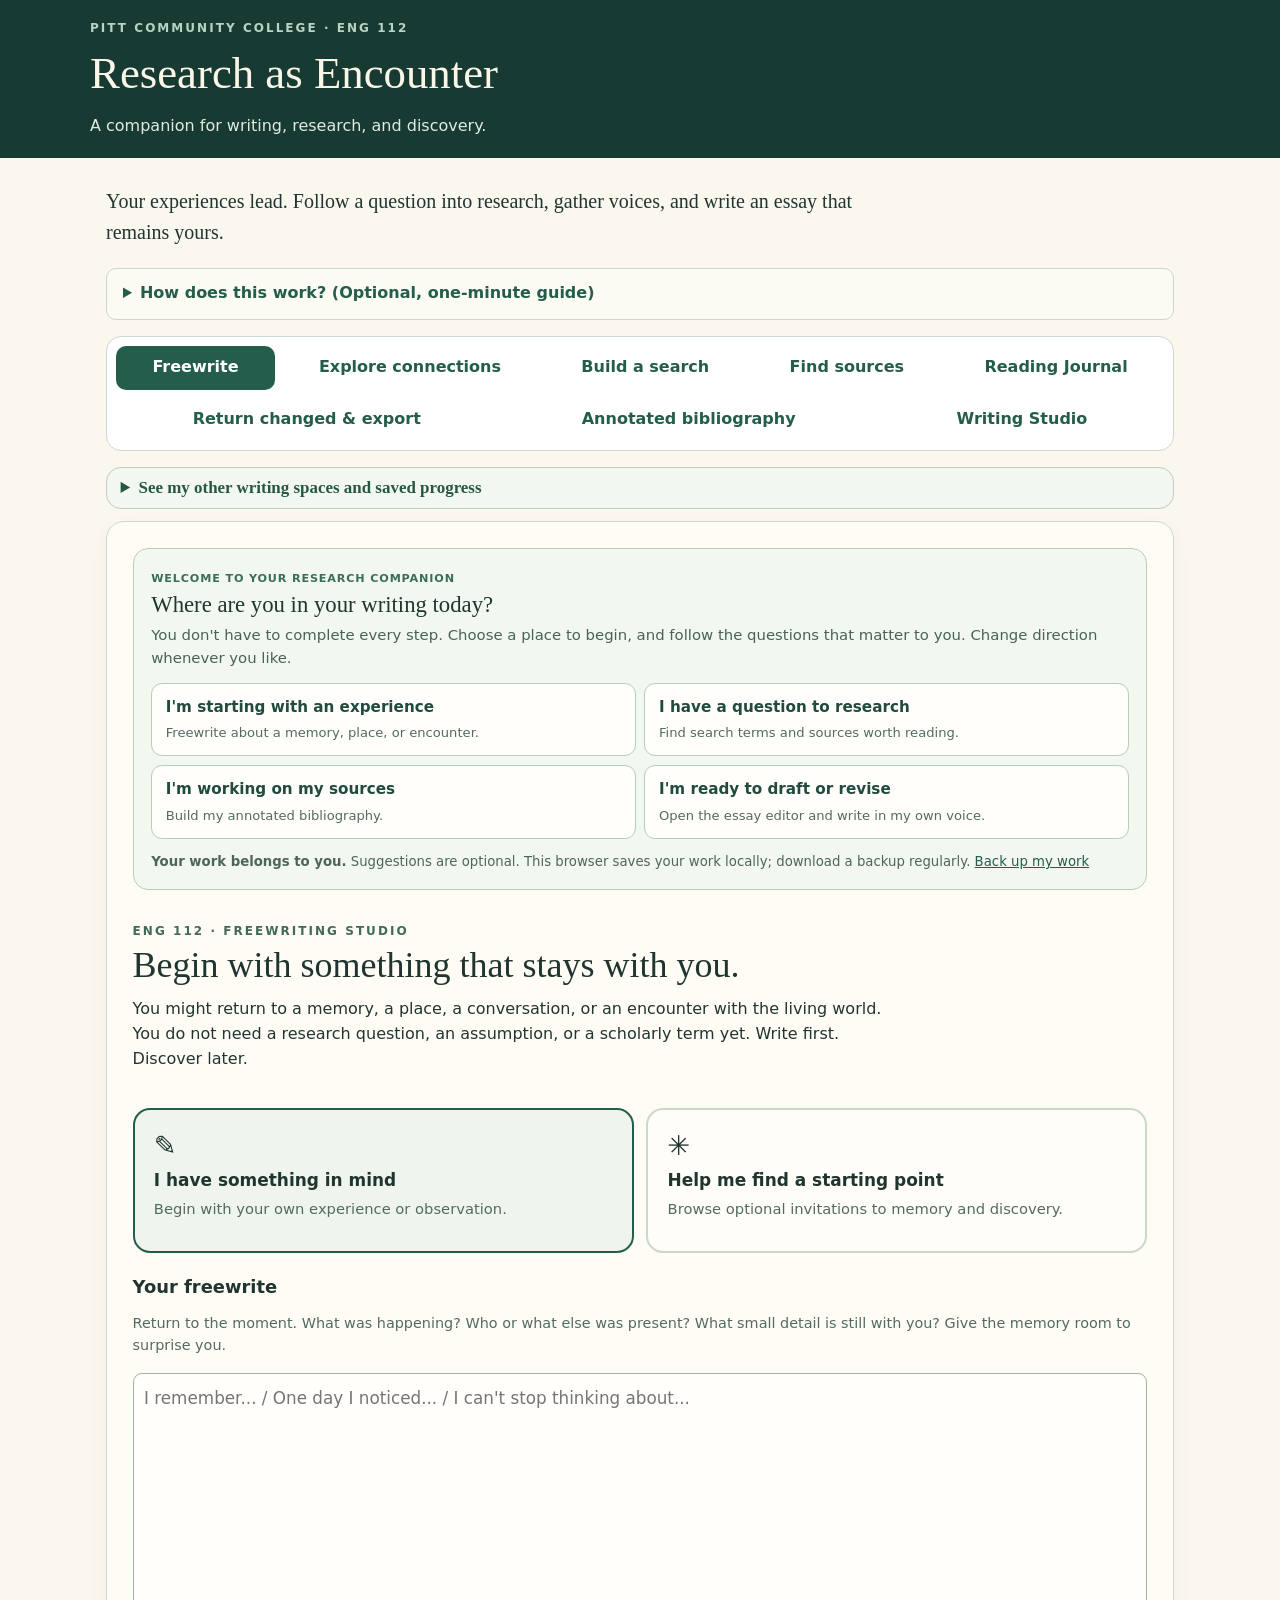
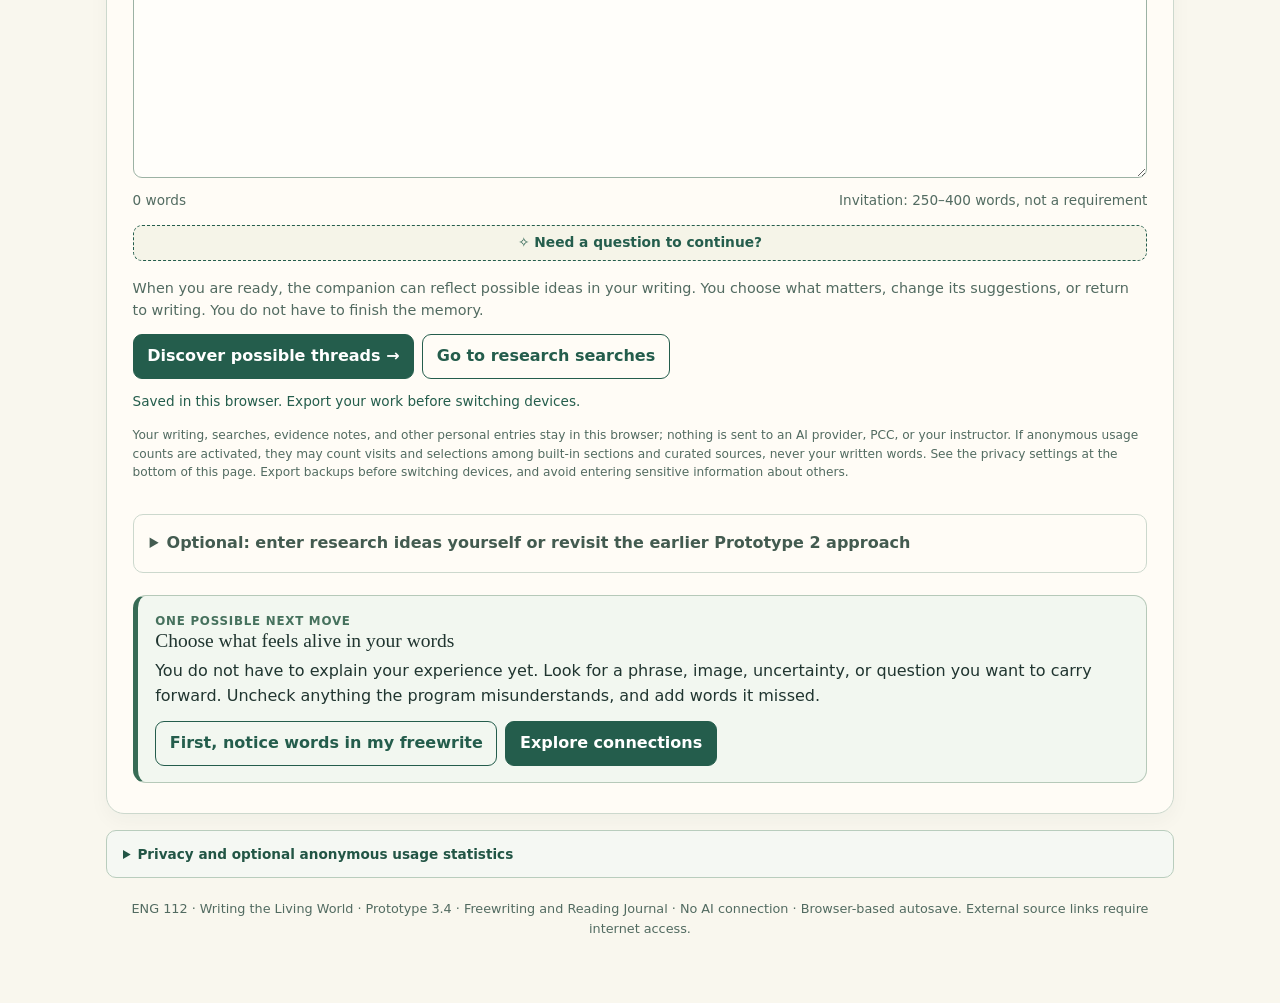
<file: index.html>
<!doctype html>
<html lang="en"><head><meta charset="utf-8"><meta name="viewport" content="width=device-width, initial-scale=1"><meta name="theme-color" content="#193a34"><title>Research as Encounter | ENG 112</title>
<style>
:root{--ink:#203530;--muted:#526b61;--green:#245d4c;--leaf:#dbeadd;--paper:#f9f7ee;--cream:#fffcf6;--line:#ccd8cd;--gold:#bd8e42;--faint:#eef3eb}*{box-sizing:border-box}body{margin:0;background:var(--paper);color:var(--ink);font:16px/1.55 system-ui,-apple-system,BlinkMacSystemFont,"Segoe UI",sans-serif}button,input,textarea,select{font:inherit}button{cursor:pointer}a{color:#145f54}a:focus-visible,button:focus-visible,input:focus-visible,textarea:focus-visible,select:focus-visible{outline:3px solid #bd8e42;outline-offset:3px}.top{background:#173b32;color:#fbf6e8;padding:1.2rem max(1rem,calc((100vw - 1100px)/2))}.eyebrow{font-size:.75rem;letter-spacing:.17em;text-transform:uppercase;color:#b9d3c3;font-weight:700}.top h1{font-family:Georgia,serif;font-size:clamp(1.8rem,4vw,2.8rem);font-weight:500;margin:.1rem 0}.top p{margin:.3rem 0 0;max-width:780px;color:#e1eae0}.shell{max-width:1100px;margin:auto;padding:1.3rem 1rem 4rem}.intro{font-family:Georgia,serif;font-size:1.25rem;max-width:760px;margin:.5rem 0 1.2rem}.nav{display:flex;flex-wrap:wrap;gap:.45rem;padding:.55rem;border:1px solid var(--line);border-radius:15px;background:white;margin-bottom:1rem}.nav button{padding:.6rem .85rem;border:0;border-radius:10px;background:transparent;color:var(--green);font-weight:700}.nav button[aria-selected="true"]{background:var(--green);color:white}.panel{background:var(--cream);border:1px solid var(--line);border-radius:18px;padding:clamp(1rem,2.8vw,1.6rem);box-shadow:0 7px 20px #1e3d2c0a;margin-bottom:1rem}h2{font-family:Georgia,serif;font-size:1.5rem;font-weight:500;margin:0 0 .5rem}h3{font-size:1.03rem;margin:1.2rem 0 .25rem}p{margin:.4rem 0 .8rem}.hint,.small{color:var(--muted);font-size:.9rem}.tiny{font-size:.76rem;color:var(--muted)}.grid{display:grid;grid-template-columns:repeat(3,minmax(0,1fr));gap:.75rem}.two{display:grid;grid-template-columns:repeat(2,minmax(0,1fr));gap:.8rem}.field{display:flex;flex-direction:column;gap:.25rem}.field label{font-weight:700;font-size:.88rem}.field input,.field textarea,.field select,textarea.query{border:1px solid #9cb2a4;border-radius:9px;background:white;width:100%;padding:.65rem;color:var(--ink);min-width:0}.field textarea{min-height:80px;resize:vertical}.actions{display:flex;gap:.5rem;flex-wrap:wrap;margin-top:.8rem}.primary,.secondary,.chip,.textbutton{border-radius:9px;padding:.57rem .85rem;border:1px solid var(--green);background:var(--green);color:white;font-weight:650}.secondary{color:var(--green);background:transparent}.chip{border-color:#b7c9b9;background:#edf4e9;color:#225847;font-weight:500;padding:.4rem .65rem;text-align:left}.chip:hover,.secondary:hover{background:#dceadf}.textbutton{border:none;background:transparent;color:var(--green);text-decoration:underline;padding:.2rem}.stack{display:grid;gap:.7rem;margin-top:.8rem}.result{padding:.8rem 1rem;background:white;border:1px solid #d3ddd4;border-radius:12px}.result strong{display:block}.result .actions{margin-top:.5rem}.sug{background:var(--faint);padding:1rem;border-radius:13px;border-left:4px solid var(--gold)}.topic{font-size:.77rem;font-weight:800;text-transform:uppercase;color:#4b745c;letter-spacing:.07em}.info{background:#eef4f4;padding:.85rem 1rem;border-radius:10px}.notice{background:#fff5d8;padding:.85rem 1rem;border-radius:10px;color:#5c492a}.nav-bottom{display:flex;gap:.8rem;flex-wrap:wrap;margin-top:1rem}.saved{display:inline-flex;align-items:center;background:#dfeddd;color:#235437;padding:.2rem .5rem;border-radius:7px;font-size:.76rem}.source{border:1px solid var(--line);border-radius:12px;padding:.9rem;background:white}.source .badge{font-size:.7rem;color:#225747;background:#e4eee4;padding:.14rem .4rem;border-radius:6px;font-weight:700}.source h3{margin:.3rem 0 0;font-size:1rem}.source .meta{color:var(--muted);font-size:.83rem}.source p{font-size:.88rem}.controls{display:flex;gap:.5rem;flex-wrap:wrap;align-items:center}.controls select{padding:.45rem;border:1px solid var(--line);border-radius:8px}.querycard{padding:.8rem;background:#f3f5ee;border-radius:12px;margin:.6rem 0}.querycard textarea{min-height:64px;resize:vertical}details{border:1px solid var(--line);padding:.6rem .8rem;border-radius:10px;margin-top:.6rem}summary{cursor:pointer;font-weight:700}.footer{text-align:center;font-size:.8rem;color:var(--muted);margin-top:1rem}.hidden{display:none!important}.status{min-height:1.4rem;color:var(--green);font-size:.85rem;margin-top:.3rem}.librarylink{display:inline-block;margin:.4rem 0 0}.mode-chooser{display:flex;gap:1rem;flex-wrap:wrap;margin:1rem 0}.mode-chooser button{flex:1;min-width:200px;min-height:85px;text-align:left}.mode-chooser button small{display:block;font-weight:400;margin-top:.2rem}@media(max-width:680px){.grid,.two{grid-template-columns:1fr}.nav{display:grid;grid-template-columns:repeat(2,minmax(0,1fr))}.nav button{font-size:.84rem}.top{padding:1rem}.panel{border-radius:13px}.shell{padding:.8rem .7rem 2rem}}@media print{.top{background:white;color:black;padding:0}.top p,.eyebrow{color:#444}.nav,.actions,.mode-chooser,.no-print,button{display:none!important}.panel{border:0;box-shadow:none;break-inside:avoid}.hidden{display:block!important}body{background:white}}

/* Prototype 3.4 Freewriting Studio: visible pause and student-owned language */
.studio-head{padding:.7rem 0 1.1rem}.studio-head h2{font-family:Georgia,serif;font-size:clamp(1.65rem,4vw,2.25rem);line-height:1.22;font-weight:500;margin:.2rem 0 .6rem}.studio-head p{max-width:760px;margin:.2rem 0}.studio-eyebrow{color:#416b58}.studio-choice{display:grid;grid-template-columns:repeat(2,minmax(0,1fr));gap:.8rem;margin:1rem 0 1.25rem}.choice-card{display:flex;flex-direction:column;text-align:left;gap:.3rem;background:#fffdf7;border:2px solid #ccd8cd;border-radius:17px;padding:1.2rem;color:#203530;min-height:145px}.choice-card strong{font-size:1.06rem}.choice-card span:last-child{font-size:.92rem;color:#526b61}.choice-card[aria-pressed="true"]{border-color:#245d4c;background:#eff5ed}.choice-card:hover{border-color:#245d4c}.choice-icon{font-size:1.7rem;line-height:1.2}.studio-write{margin-top:1rem}.studio-write label{font-size:1.12rem;font-weight:700}.studio-write textarea{min-height:260px;line-height:1.75;font-size:1.05rem;background:#fffefa;resize:vertical}.studio-meter{display:flex;justify-content:space-between;gap:1rem;flex-wrap:wrap;font-size:.85rem;color:var(--muted);margin-top:.5rem}.starter-area,.chosen-invitation,.pause-invitation,.nudge-question,.thread-clearing{border:1px solid #b8cec0;background:#f0f5eb;border-radius:15px;padding:1rem;margin:1rem 0}.starter-area{background:#f8f6eb}.starter-heading{display:flex;justify-content:space-between;gap:1rem;flex-wrap:wrap}.starter-note{font-family:Georgia,serif;font-size:1.16rem;margin:.8rem 0;line-height:1.55}.starter-note small{display:block;font-family:system-ui,sans-serif;font-size:.83rem;color:var(--muted);margin-bottom:.35rem}.chosen-invitation{background:#fcf6e8}.chosen-invitation p,.nudge-question p,.pause-invitation p{margin:.35rem 0}.text-button{background:none;border:0;text-decoration:underline;color:var(--green);padding:0;cursor:pointer}.toggle-row{display:inline-flex;align-items:center;gap:.35rem;font-size:.88rem}.thread-clearing{background:#fffefa;border-color:var(--line);margin:2rem 0}.thread-clearing h3{font-family:Georgia,serif;font-weight:500;font-size:1.5rem;margin:.3rem 0}.thread-results{display:grid;grid-template-columns:repeat(2,minmax(0,1fr));gap:.7rem}.thread-option{border:1px solid var(--line);border-radius:12px;padding:.8rem;background:#f8faf6;display:flex;gap:.65rem;align-items:flex-start;cursor:pointer}.thread-option:has(input:checked){border-color:#245d4c;background:#e9f2e8}.thread-option input{margin-top:.35rem;flex-shrink:0}.thread-option strong{display:block}.thread-option small{color:var(--muted);display:block;margin-top:.25rem}.legacy-bridge{margin-top:2rem;padding:1rem;border-top:1px solid var(--line);color:#435b50}.legacy-bridge summary{cursor:pointer}.studio-bottom{margin-top:1rem}.studio-bottom .actions{margin:.7rem 0}.hidden{display:none!important}@media(max-width:600px){.studio-choice,.thread-results{grid-template-columns:1fr}.choice-card{min-height:0}.studio-write textarea{min-height:230px}}

.ws-format-actions{display:flex;gap:.5rem;flex-wrap:wrap;margin:.5rem 0}.ws-essay-preview{background:#fffefa;border:1px solid #b9cbbf;border-radius:9px;padding:1.2rem;font:1rem/2 Georgia,serif;white-space:pre-wrap}.ws-essay-preview p{margin:0;text-indent:.5in}.ws-essay-preview[hidden]{display:none}

/* A true WYSIWYG drafting surface; hidden textarea remains the stable autosave/export store. */
.ws-rich-editor{min-height:360px;max-height:70vh;overflow-y:auto;padding:1rem 1.15rem;background:#fffefa;border:1px solid #9cb2a4;border-radius:9px;font:1rem/2 "Times New Roman",Georgia,serif;white-space:pre-wrap;overflow-wrap:anywhere;outline-offset:2px}
.ws-rich-editor:focus-visible{outline:3px solid #bd8e42}
.ws-rich-editor p,.ws-rich-editor div{margin:0;text-indent:.5in;min-height:1.5em}
.ws-rich-editor:empty:before{content:attr(data-placeholder);color:#6a7c72;font-family:system-ui,sans-serif;font-size:.95rem}
@media(max-width:700px){.ws-rich-editor{min-height:380px;max-height:65vh}}

/* v3.2: distinguish a visible invitation from a demand for attention */
.studio-ask{margin-top:.65rem;font-size:.86rem;padding:.38rem .65rem;border-style:dashed;background:#f5f4e8}
.pause-invitation,.nudge-question{position:fixed;right:clamp(.7rem,2vw,2rem);bottom:calc(.75rem + env(safe-area-inset-bottom));z-index:60;max-height:min(78dvh,580px);overflow:auto;width:min(420px,calc(100vw - 1.4rem));border:2px solid #ba9147;border-left:7px solid #ba9147;box-shadow:0 12px 38px #122b2480;background:#fffaf0;margin:0;padding:1.1rem 1.2rem;animation:invitation-in .3s ease-out}
.pause-invitation strong,.nudge-question strong{font-family:Georgia,serif;font-size:1.2rem;font-weight:600}
.pause-invitation p,.nudge-question p{margin:.25rem 0 .6rem}.pause-invitation .toggle-row{margin-top:.55rem}
.pause-eyebrow{color:#654c27;font-size:.73rem;font-weight:800;letter-spacing:.07em;text-transform:uppercase;margin-bottom:.4rem}
@keyframes invitation-in{from{opacity:0;transform:translateY(15px)}to{opacity:1;transform:translateY(0)}}
.language-clearing{background:#f2f7f0;border:1px solid #b5ccbb;border-radius:12px;padding:1rem;margin:1.3rem 0}
.language-clearing h4,.thread-clearing h4{margin:0 0 .25rem;font-size:1rem}
.phrase-results{display:flex;gap:.5rem;flex-wrap:wrap;margin:.8rem 0}
.phrase-option{display:inline-flex;align-items:center;gap:.4rem;border:1px solid #acbfae;border-radius:99px;background:#fffefa;color:#254a3e;padding:.45rem .75rem;font-size:.87rem;line-height:1.35;cursor:pointer;max-width:100%;overflow-wrap:anywhere}
.phrase-option:has(input:checked){background:#e0eee0;border-color:#40745b;font-weight:650}
.phrase-option input{accent-color:#245d4c;flex-shrink:0}
.highlight-details{margin-top:1rem;background:#fffdf8}
.highlighted-preview{white-space:pre-wrap;overflow-wrap:anywhere;max-height:240px;overflow:auto;line-height:1.8;font-size:.92rem;padding:.9rem .2rem .3rem}
.highlighted-preview mark{background:#ffdf93;color:#21342c;border-radius:.2em;padding:0 .1em;box-decoration-break:clone}
@media (max-width:600px){.pause-invitation,.nudge-question{left:.55rem;right:.55rem;width:auto;bottom:calc(.55rem + env(safe-area-inset-bottom));padding:.9rem}.phrase-results{gap:.4rem}.phrase-option{font-size:.82rem}}
@media (prefers-reduced-motion:reduce){.pause-invitation,.nudge-question{animation:none}}
@media print{.pause-invitation,.nudge-question,.studio-ask{display:none!important}}

/* 3.2 Reading Journal and connected discovery */
.source-new{margin:1rem 0;padding:.85rem 1rem;border:1px solid var(--line);border-radius:12px;background:#fffef9}.source-new summary{cursor:pointer;font-weight:650;color:var(--green)}
.shelf-item{display:flex;gap:.7rem;justify-content:space-between;align-items:center;flex-wrap:wrap;background:#f4f7f0;border:1px solid var(--line);padding:.65rem .9rem;border-radius:10px}
.shelf-item button{flex-shrink:0}.source-meta{font-size:.82rem;color:var(--muted)}
.evidence-card{border:1px solid var(--line);padding:1rem;border-radius:14px;background:#fffef9;overflow-wrap:anywhere}
.evidence-card blockquote{margin:.55rem 0;padding:.5rem .8rem;border-left:3px solid var(--gold);font-family:Georgia,serif;background:#f9f7ef;white-space:pre-wrap}
.evidence-card p{margin:.4rem 0}.evidence-card .actions{margin-top:.65rem}
.evidence-caption{display:block;font-size:.83rem;color:var(--muted)}
.pathway-scroll{border:1px solid var(--line);border-radius:14px;overflow-x:auto;background:#fffdf8;padding:.8rem}
.pathway-svg{display:block;width:100%;min-width:920px;height:auto}
.pathway-svg .node{cursor:pointer}.pathway-svg .node:focus-visible rect{stroke:#b18a35;stroke-width:4}
.pathway-svg text{font-family:system-ui,-apple-system,sans-serif;pointer-events:none}
.pathway-empty{font-size:.95rem;padding:.7rem;color:var(--muted)}
@media(max-width:600px){.shelf-item{display:block}.shelf-item button{margin-top:.6rem}.evidence-card{padding:.85rem}}
</style>
<style>
/* Research as Encounter 3.3: guidance without compulsory steps */

/* 3.4 welcome: choice first, instruction only when requested */
.self-guide{border:1px solid #b8cdbb;border-radius:15px;background:#f2f7ef;padding:1rem 1.1rem;margin-bottom:1.3rem}
.self-guide-head h2{font:500 1.42rem Georgia,serif;margin:.15rem 0 .35rem}
.self-guide-head p{font-size:.93rem;color:#486358;margin:.2rem 0 .8rem}
.self-guide-kicker{font-size:.7rem;letter-spacing:.075em;text-transform:uppercase;font-weight:800;color:#396f58}
.self-guide-options{display:grid;grid-template-columns:repeat(2,minmax(0,1fr));gap:.55rem}
.self-guide-option{background:#fffefa;border:1px solid #b7cdbb;border-radius:11px;color:#204b3e;padding:.75rem .85rem;text-align:left;min-width:0}
.self-guide-option:hover,.self-guide-option:focus-visible{background:#e6f0e4;border-color:#397a59}
.self-guide-option strong,.self-guide-option span{display:block}
.self-guide-option strong{font-size:.95rem}
.self-guide-option span{font-size:.82rem;color:#546b60;margin-top:.24rem}
.self-guide-foot{font-size:.83rem;color:#4e6659;margin:.85rem 0 0}
.self-guide-foot .text-button{font-size:.83rem}
@media(max-width:680px){.self-guide{padding:.85rem}.self-guide-options{grid-template-columns:1fr}.self-guide-option{padding:.68rem .75rem}}

.journey-overview{background:#f3f7f1;border:1px solid #bfcec2;border-radius:15px;padding:1rem;margin:0 0 1.25rem}
.journey-overview h2{font:500 1.25rem Georgia,serif;margin:0 0 .3rem}
.journey-intro{color:var(--muted);font-size:.91rem;margin:.25rem 0 .7rem}
.journey-steps{display:grid;grid-template-columns:repeat(6,minmax(0,1fr));gap:.45rem}
.journey-step{background:#fffefa;color:#244b3d;border:1px solid #b9cabc;border-radius:10px;padding:.65rem .3rem;display:flex;flex-direction:column;gap:.3rem;align-items:center;text-align:center;line-height:1.24;font-size:.78rem}
.journey-step[aria-current="step"]{border:2px solid #3d765d;background:#e5f2e7;font-weight:700}
.journey-step .step-status{color:#53695d;font-size:.7rem;font-weight:400}
.journey-footer{display:flex;justify-content:space-between;flex-wrap:wrap;align-items:center;gap:.5rem;margin-top:.8rem;font-size:.84rem}
.journey-footer button{padding:.42rem .7rem}
.transition-guide{margin:1.35rem 0 .3rem;padding:1rem 1.1rem;border:1px solid #b6c9b9;border-left:5px solid #376b55;border-radius:13px;background:#f2f7f0}
.transition-guide h3{font:500 1.22rem Georgia,serif;margin:0 0 .45rem}
.transition-guide p{margin:.32rem 0 .7rem}
.transition-guide .actions{margin:.75rem 0 0}
.transition-step{color:#46715d;font-size:.74rem;letter-spacing:.065em;text-transform:uppercase;font-weight:750}
.lens-garden{margin:1.1rem 0;padding:1rem;border:1px solid #d0d8ca;background:#fffef9;border-radius:14px}
.lens-garden h3{margin:.2rem 0 .5rem;font:500 1.35rem Georgia,serif}
.lens-grid{display:grid;grid-template-columns:repeat(2,minmax(0,1fr));gap:.65rem;margin:.8rem 0}
.lens-choice{display:block;cursor:pointer;border:1px solid #cbd7cc;border-radius:11px;padding:.75rem;background:#fefdf7}
.lens-choice:has(input:checked){border-color:#447e62;background:#eaf4e8}
.lens-choice input{accent-color:#245d4c;margin-right:.35rem}
.lens-choice strong{font-size:.9rem}
.lens-choice p{color:var(--muted);font-size:.81rem;margin:.4rem 0 0}
.lens-recommended{display:block;font-size:.72rem;color:#30664c;font-weight:700;margin-bottom:.15rem}
.lens-summary{font-size:.87rem;color:#30533e;margin:.55rem 0}
.source-progress{display:inline-block;font-size:.75rem;color:#27523f;background:#e1eee1;border:1px solid #b7cbb7;border-radius:99px;padding:.19rem .55rem;margin-top:.35rem}
.source-progress.pending{background:#fbf1db;border-color:#dbcba2;color:#675022}
.source-progress.connected{background:#e9e5f2;border-color:#c4b5d1;color:#51396b}
.synthesis-studio{border:1px solid #c4d4c6;border-radius:15px;background:#fffefa;padding:1rem;margin:1.25rem 0}
.synthesis-studio h3{font:500 1.35rem Georgia,serif;margin:0 0 .4rem}
.synthesis-columns{display:grid;grid-template-columns:repeat(2,minmax(0,1fr));gap:.8rem;margin:.8rem 0}
.synthesis-column{padding:.8rem;background:#f4f7f0;border-radius:10px;max-height:290px;overflow:auto}
.synthesis-column h4{margin:0 0 .5rem;color:#275743}
.synthesis-column .original{white-space:pre-wrap;overflow-wrap:anywhere;font-size:.9rem}
.synthesis-evidence{border-bottom:1px solid #cfdbd2;padding:.5rem 0;font-size:.88rem;overflow-wrap:anywhere}
.synthesis-evidence:last-child{border:0}
.synthesis-evidence q{display:block;font-family:Georgia,serif;margin:.3rem 0}
.synthesis-invitation{background:#f9f5e9;padding:.7rem .85rem;border-radius:10px;font-size:.91rem}
.synthesis-invitation p{margin:.2rem 0}
.journey-alert{background:#fcf5e4;border:1px solid #dac899;border-radius:9px;padding:.65rem .85rem;font-size:.88rem;margin:.65rem 0}
@media(max-width:700px){.journey-steps{grid-template-columns:repeat(3,minmax(0,1fr))}.lens-grid,.synthesis-columns{grid-template-columns:1fr}.journey-step{font-size:.73rem}}
@media print{.journey-overview,.transition-guide .actions{display:none!important}.synthesis-column{max-height:none}}

.journey-overview summary{cursor:pointer;color:#265841;font:600 1.06rem Georgia,serif;list-style-position:inside}
.journey-overview:not([open]){padding:.62rem .85rem;margin-bottom:.8rem}
.journey-overview[open] summary{margin-bottom:.5rem}
/* Small-screen focus: keep the actual writing invitation close to the first viewport. */
@media(max-width:600px){
 .top{padding:.85rem 1rem}
 .top h1{font-size:1.72rem}
 .top p{font-size:.87rem;line-height:1.42}
 .shell{padding-top:.75rem}
 .intro{font-size:1.08rem;line-height:1.42;margin:0 0 .65rem}
 .nav{padding:.34rem;gap:.3rem;margin-bottom:.55rem}
 .nav button{padding:.48rem .48rem;font-size:.84rem;line-height:1.24}
 .journey-overview:not([open]){padding:.48rem .65rem;margin-bottom:.6rem}
 .studio-head{padding:.3rem 0 .65rem}
 .studio-head h2{font-size:1.56rem}
 .studio-head p{font-size:.93rem;line-height:1.42}
}

/* Version 3.4: writing spaces and mobile-first document-building guidance */
.writing-space{max-width:100%;overflow-wrap:anywhere}.writing-head{margin:0 0 1rem}.writing-head h2{font-family:Georgia,serif;font-size:clamp(1.65rem,3vw,2.15rem);margin:.3rem 0 .4rem}.writing-head p{margin:.2rem 0 .6rem;color:var(--muted)}
.ws-banner{border:1px solid #bed2bd;border-radius:13px;background:#f0f6ee;padding:1rem;margin:.75rem 0 1rem;color:#25483c}.ws-small{display:block;font-size:.89rem;color:#51685e;margin-top:.4rem}
.ws-toolbar{display:flex;align-items:center;justify-content:space-between;gap:.8rem;flex-wrap:wrap;border:1px solid var(--line);background:#fffdf6;padding:.75rem;border-radius:12px;margin:1rem 0}.ws-toolbar-actions{display:flex;gap:.5rem;flex-wrap:wrap}.ws-save-indicator{font-size:.87rem;color:#375e49}.ws-save-indicator.ws-error{color:#aa3434;font-weight:700}
.ws-tips{border:1px solid var(--line);background:#fbfaf3;padding:.8rem 1rem;border-radius:10px;margin-bottom:1rem}.ws-tips summary{font-weight:650;cursor:pointer;color:var(--green)}.ws-tips p{margin:.5rem 0}
.ws-card{background:#fffefa;border:1px solid #d6ded3;border-radius:14px;padding:clamp(.8rem,2.3vw,1.25rem);margin:1rem 0}.ws-card h3{font-size:1.23rem;margin:.25rem 0 .35rem;font-family:Georgia,serif}.ws-card-top{display:flex;justify-content:space-between;gap:.6rem;flex-wrap:wrap}.ws-kicker{font-size:.75rem;letter-spacing:.06em;text-transform:uppercase;font-weight:750;color:#3d6956}.ws-muted{font-size:.89rem;line-height:1.5;color:#4f685c;margin:.4rem 0 .8rem}.ws-form-grid{display:grid;grid-template-columns:repeat(2,minmax(0,1fr));gap:.85rem}.ws-form-grid>div{min-width:0}.ws-form-note{align-self:end;color:var(--muted);font-size:.86rem}.ws-card label{display:block;font-weight:650;margin:.75rem 0 .25rem}.ws-card input:not([type="checkbox"]):not([type="file"]),.ws-card select,.ws-card textarea{width:100%;max-width:100%;border:1px solid #b9cbbf;border-radius:9px;background:white;color:var(--ink);padding:.65rem .7rem}.ws-card textarea{resize:vertical;line-height:1.62}.ws-card :is(input,select,textarea):focus{outline:2px solid #62937a;outline-offset:1px}.ws-card textarea#ws-essay-body{min-height:330px;font:1rem/1.75 Georgia,serif}.ws-wordline{display:flex;justify-content:space-between;gap:.5rem;flex-wrap:wrap;color:#536c5e;font-size:.82rem;margin:.25rem 0 .75rem}.ws-count-line strong{font-size:1rem;color:#204d3d}.ws-count-line .ws-ready{color:#1d7547}.ws-inline-actions{display:flex;gap:.55rem;flex-wrap:wrap;align-items:center;margin:.8rem 0}.ws-inline-actions button{padding:.55rem .8rem}.ws-inline-actions select{max-width:240px}.ws-lens-callout{border-left:4px solid #8baf94;background:#eff5ed;padding:1rem;border-radius:0 12px 12px 0;margin-top:1rem}.ws-lens-callout p{font-size:.9rem;margin:.35rem 0}.ws-prompt{font:1rem/1.6 Georgia,serif;margin-top:.7rem;background:#fffefa;border:1px solid #c5d7c4;border-radius:8px;padding:.85rem}.ws-annotation-cards{display:grid;gap:1rem}.ws-source-card{border:1px solid #cddacf;padding:1rem;border-radius:12px;background:#fbfcf9}.ws-source-card h4{margin:0 0 .35rem;font:1.15rem Georgia,serif}.ws-source-card .ws-form-grid{margin-top:.35rem}.ws-source-card p{margin:.45rem 0}.ws-roles{display:flex;align-items:center;gap:.6rem;flex-wrap:wrap}.ws-roles label{margin:0}.ws-roles select{width:auto;max-width:100%;flex:1}.ws-source-progress{font-size:.86rem;color:#3d6956;margin:.45rem 0 1rem}.ws-review-list{display:grid;gap:.55rem;margin-top:.9rem}.ws-review-item{background:#f0f6ee;padding:.8rem .9rem;border-radius:10px;border-left:3px solid #74a28b;font-size:.92rem}.ws-review-item.ws-attention{background:#fff8e9;border-left-color:#bc985b}.ws-review-item strong{display:block;margin-bottom:.15rem}.ws-visual-card{border:1px solid #d3dccd;border-radius:10px;padding:.85rem;margin:1rem 0;background:#fcfcf7}.ws-visual-card h4{font:1.13rem Georgia,serif;margin:.1rem 0 .55rem}.ws-image-preview{max-width:min(300px,100%);max-height:190px;object-fit:contain;display:block;margin:.7rem auto;border:1px solid #ccd5ca;border-radius:8px}.ws-image-status{font-size:.83rem;color:#4d655b;margin-top:.5rem}.ws-file-help{font-size:.83rem;color:var(--muted);margin:.4rem 0}.ws-link{border:0;background:none;color:var(--green);text-decoration:underline;padding:0;font-weight:600}.ws-link:focus-visible{outline:2px solid #397557}.ws-annotation-count{font-size:.83rem;color:#596d5c}.ws-card p code{padding:.1rem .25rem;background:#f1f2eb;border-radius:4px}.sr-only{position:absolute!important;width:1px!important;height:1px!important;overflow:hidden!important;clip:rect(0,0,0,0)!important;white-space:nowrap!important}
.nav{display:flex;flex-wrap:wrap}.nav button{flex:1 1 auto}.journey-steps{grid-template-columns:repeat(4,minmax(0,1fr))}
@media(max-width:700px){.ws-form-grid{grid-template-columns:1fr}.ws-toolbar{display:block}.ws-toolbar-actions{margin-top:.6rem}.ws-toolbar-actions button{flex:1 1 45%}.ws-card{margin:.65rem 0;padding:.8rem}.journey-steps{grid-template-columns:repeat(2,minmax(0,1fr))}.ws-card textarea#ws-essay-body{min-height:360px}}
@media print{.ws-toolbar,.ws-tips,.ws-inline-actions,.ws-lens-callout,.ws-review-card,.transition-guide{display:none!important}}

/* Small screens: one swipeable navigation row and two obvious writing shortcuts. */
.ws-mobile-jumps{display:none}
@media(max-width:700px){
 .top p{font-size:.88rem}
 .intro{font-size:1.04rem;line-height:1.42}
 .nav{display:flex;flex-wrap:nowrap;overflow-x:auto;overscroll-behavior-x:contain;scroll-snap-type:x proximity;-webkit-overflow-scrolling:touch;gap:.35rem;padding:.4rem;margin-bottom:.45rem}
 .nav button{flex:0 0 auto;white-space:nowrap;min-width:max-content;padding:.5rem .7rem;scroll-snap-align:start}
 .ws-mobile-jumps{display:flex;gap:.45rem;align-items:center;flex-wrap:wrap;margin:.15rem 0 .55rem}
 .ws-mobile-jumps .ws-jump-label{color:var(--muted);font-size:.78rem;width:100%}
 .ws-mobile-jumps button{flex:1 1 auto;font-size:.79rem;padding:.42rem .5rem}
 .ws-intro-more{margin-bottom:.55rem}
}


/* Optional and transparent anonymous usage counts. */
.analytics-privacy{margin:1rem 0 1.3rem;padding:.78rem 1rem;background:#f5f8f3;border:1px solid #b9cdbd;border-radius:10px;font-size:.85rem;color:#40584c}
.analytics-privacy summary{font-weight:700;cursor:pointer;color:#225545}
.analytics-privacy p{margin:.65rem 0}
.analytics-privacy label{display:flex;gap:.5rem;align-items:flex-start;font-weight:600;cursor:pointer}
.analytics-privacy input{margin-top:.2rem;flex-shrink:0}
.analytics-privacy .analytics-state{font-size:.79rem;color:#51675b}

/* Keyboard, low-motion, and skip navigation refinements. */
.skip-to-content{position:absolute;top:-100px;left:1rem;z-index:9999;background:#fffefa;color:#173b32;padding:.7rem 1rem;border:3px solid #bd8e42;border-radius:8px;font-weight:700}
.skip-to-content:focus{top:1rem}
@media (prefers-reduced-motion:reduce){html:focus-within{scroll-behavior:auto!important}*,*::before,*::after{scroll-behavior:auto!important;animation-duration:.01ms!important;transition-duration:.01ms!important}}

/* Keyword Discovery Studio: instructor-curated vocabulary and a student-owned bank. */
.keyword-discovery{background:#f2f7ef;border:1px solid #b2c9b6;border-radius:14px;padding:1.1rem;margin:.9rem 0 1.3rem}
.keyword-discovery h3{margin:.2rem 0 .4rem;font-size:1.16rem}
.keyword-discovery h4{font-size:1rem;margin:.8rem 0 .4rem}
.keyword-discovery .keyword-explainer{max-width:820px}
.keyword-choices{display:grid;grid-template-columns:repeat(2,minmax(0,1fr));gap:.75rem;margin:.65rem 0 1rem}
.keyword-direction{background:#fffdfa;border:1px solid #bccfbe;border-radius:10px;padding:.8rem;min-width:0}
.keyword-direction h4{margin:.1rem 0 .25rem;color:#245d4c}
.keyword-direction p{margin:.15rem 0 .6rem;font-size:.87rem;line-height:1.5}
.keyword-directory{font-weight:700;font-size:.77rem;color:#355a47}
.keyword-chips{display:flex;flex-wrap:wrap;gap:.4rem}
.keyword-chip{font-size:.83rem;line-height:1.3;padding:.4rem .65rem;background:#f5f7f0;border:1px solid #829e86;border-radius:12px;color:#214e3b;text-align:left}
.keyword-chip[aria-pressed="true"]{background:#275b45;border-color:#275b45;color:#fff}
.keyword-chip:hover,.keyword-chip:focus-visible{border-color:#274c3c;outline-offset:2px}
.keyword-bank-list{display:flex;gap:.4rem;flex-wrap:wrap;padding:.65rem;background:#fffefa;border:1px solid #afc2b0;border-radius:10px;min-height:2.9rem;margin:.5rem 0 .8rem}
.keyword-bank-pill{display:inline-flex;align-items:center;gap:.35rem;padding:.25rem .35rem .25rem .65rem;border:1px solid #a3bda4;border-radius:16px;background:#e7efe5;font-size:.86rem}
.keyword-bank-pill button{padding:.08rem .38rem;border:1px solid #42694e;border-radius:6px;background:#fffefa;color:#214934;font-size:.8rem}
.keyword-bank-help{font-size:.83rem;color:#415c4b}
.keyword-field-row{display:flex;flex-wrap:wrap;align-items:end;gap:.6rem}
.keyword-field-row .field{flex:1 1 250px}
.keyword-field-row .field input{width:100%}
.keyword-note{border-top:1px solid #bdcdb8;padding-top:.8rem;margin-top:1rem}
.keyword-message{min-height:1.2em;font-size:.85rem;color:#245d4c}
.keyword-search-intro{margin:1rem 0 .75rem}
.query-purpose{font-size:.87rem;color:#415d4d}
@media(max-width:700px){.keyword-choices{grid-template-columns:1fr}.keyword-discovery{padding:.8rem}}

/* Living Three-Story Thesis Studio: student-authored, revisitable argument development */
.thesis-invitation,.living-thesis{border:1px solid #b6c9b6;border-radius:14px;background:#f4f8f1;padding:1rem 1.15rem;margin:1.15rem 0}
.living-thesis h3{font:500 1.36rem Georgia,serif;margin:.1rem 0 .45rem}
.living-thesis h4{font-size:1.02rem;margin:1rem 0 .3rem}
.thesis-story-brief{padding:.55rem .8rem;border-left:4px solid #5b8266;background:#fffdfa;margin:.7rem 0}
.thesis-story-brief p{margin:.2rem 0}
.thesis-narrative{background:#fffdfa;border:1px solid #bbcdbd;border-radius:10px;padding:.8rem;margin:.75rem 0}
.thesis-narrative textarea{min-height:160px}
.thesis-stages{display:grid;grid-template-columns:repeat(3,minmax(0,1fr));gap:.55rem;margin:.85rem 0}
.thesis-stage{border:1px solid #b4c6b4;border-radius:8px;background:#fffefa;padding:.65rem;min-width:0}
.thesis-stage strong{color:#285747;font-size:.9rem}
.thesis-stage span{display:block;font-size:.85rem}
.thesis-evidence{padding:.75rem;border-radius:10px;background:#fffefa;border:1px solid #c1d0c1}
.thesis-versions{display:grid;gap:.6rem}
.thesis-version{padding:.85rem;border:1px solid #bccdbe;border-radius:10px;background:#fffefa}
.thesis-version p{overflow-wrap:anywhere;white-space:pre-wrap}
.thesis-source-notice{font-size:.85rem;color:#425b4b}
.thesis-status{min-height:1.2em;font-size:.9rem;color:#245d4c}
@media(max-width:720px){.thesis-stages{grid-template-columns:1fr}.living-thesis{padding:.8rem}}
</style></head><body><a class="skip-to-content" href="#main-content">Skip to main writing content</a>
<header class="top"><div class="eyebrow">Pitt Community College · ENG 112</div><h1>Research as Encounter</h1><p>A companion for writing, research, and discovery.</p></header>
<main class="shell" id="main-content" tabindex="-1">
<p class="intro">Your experiences lead. Follow a question into research, gather voices, and write an essay that remains yours.</p>
<details class="ws-tips ws-intro-more"><summary>How does this work? (Optional, one-minute guide)</summary><p>No need to finish eight steps or work in order. Choose where you are today. Each space offers a possible next move, and you can go backward or jump ahead at any time. The program offers questions, not answers or written paragraphs. Your work is yours and is never submitted automatically. It saves in <strong>this browser only</strong>; download both an editable Word file and a full project backup regularly, especially before changing devices.</p></details>
<div class="nav" role="tablist" aria-label="Research companion sections" aria-orientation="horizontal">
<button id="tab-begin" role="tab" aria-controls="page-begin" aria-selected="true" tabindex="0" data-tab="begin">Freewrite</button><button id="tab-explore" role="tab" aria-controls="page-explore" aria-selected="false" tabindex="-1" data-tab="explore">Explore connections</button><button id="tab-search" role="tab" aria-controls="page-search" aria-selected="false" tabindex="-1" data-tab="search">Build a search</button><button id="tab-read" role="tab" aria-controls="page-read" aria-selected="false" tabindex="-1" data-tab="read">Find sources</button><button id="tab-journal" role="tab" aria-controls="page-journal" aria-selected="false" tabindex="-1" data-tab="journal">Reading Journal</button><button id="tab-return" role="tab" aria-controls="page-return" aria-selected="false" tabindex="-1" data-tab="return">Return changed &amp; export</button><button id="tab-biblio" role="tab" aria-controls="page-biblio" aria-selected="false" tabindex="-1" data-tab="biblio">Annotated bibliography</button><button id="tab-writing" role="tab" aria-controls="page-writing" aria-selected="false" tabindex="-1" data-tab="writing">Writing Studio</button>
</div>
<div class="ws-mobile-jumps no-print"><span class="ws-jump-label">Jump ahead when you are ready:</span><button type="button" class="secondary" data-go="biblio">Annotated bibliography</button><button type="button" class="secondary" data-go="writing">Final essay</button></div>
<section class="panel" id="page-begin" role="tabpanel" aria-labelledby="tab-begin">
<div class="self-guide" id="self-guide">
  <div class="self-guide-head"><span class="self-guide-kicker">Welcome to your research companion</span><h2>Where are you in your writing today?</h2><p>You don't have to complete every step. Choose a place to begin, and follow the questions that matter to you. Change direction whenever you like.</p></div>
  <div class="self-guide-options" role="group" aria-label="Choose where to begin">
    <button type="button" class="self-guide-option" data-tab="begin"><strong>I'm starting with an experience</strong><span>Freewrite about a memory, place, or encounter.</span></button>
    <button type="button" class="self-guide-option" data-tab="search"><strong>I have a question to research</strong><span>Find search terms and sources worth reading.</span></button>
    <button type="button" class="self-guide-option" data-tab="biblio"><strong>I'm working on my sources</strong><span>Build my annotated bibliography.</span></button>
    <button type="button" class="self-guide-option" data-tab="writing"><strong>I'm ready to draft or revise</strong><span>Open the essay editor and write in my own voice.</span></button>
  </div>
  <p class="self-guide-foot"><strong>Your work belongs to you.</strong> Suggestions are optional. This browser saves your work locally; download a backup regularly. <button type="button" id="self-guide-backup" class="text-button">Back up my work</button></p>
</div>
<div class="studio-head"><div class="eyebrow studio-eyebrow">ENG 112 · Freewriting Studio</div><h2>Begin with something that stays with you.</h2><p>You might return to a memory, a place, a conversation, or an encounter with the living world. You do not need a research question, an assumption, or a scholarly term yet. Write first. Discover later.</p></div>
<div class="studio-choice" role="group" aria-label="Choose how to begin writing"><button type="button" id="start-own" class="choice-card" aria-pressed="true"><span class="choice-icon" aria-hidden="true">✎</span><strong>I have something in mind</strong><span>Begin with your own experience or observation.</span></button><button type="button" id="start-help" class="choice-card" aria-pressed="false"><span class="choice-icon" aria-hidden="true">✳</span><strong>Help me find a starting point</strong><span>Browse optional invitations to memory and discovery.</span></button></div>
<div id="starter-area" class="starter-area hidden"><div class="starter-heading"><strong>Choose an invitation, or keep looking.</strong><span class="hint">No obligation to follow any of these.</span></div><div class="starter-note" id="starter-card" aria-live="polite"></div><div class="actions"><button type="button" class="secondary" id="starter-next">Another invitation ↻</button><button type="button" class="secondary" id="starter-use">Keep this nearby as I write</button><button type="button" class="secondary" id="starter-close">I'll follow my own idea</button></div></div>
<div class="field studio-write"><label for="encounter">Your freewrite</label><p class="hint">Return to the moment. What was happening? Who or what else was present? What small detail is still with you? Give the memory room to surprise you.</p><textarea id="encounter" rows="13" placeholder="I remember... / One day I noticed... / I can't stop thinking about..." aria-describedby="studio-meter studio-privacy"></textarea><div class="studio-meter" id="studio-meter" aria-live="polite"><span id="word-counter">0 words</span><span id="writing-goal">Invitation: 250–400 words, not a requirement</span></div><button type="button" id="ask-question-now" class="secondary studio-ask">✧ Need a question to continue?</button></div>
<div id="chosen-invitation" class="chosen-invitation hidden"><strong>Optional writing invitation</strong><p id="chosen-invitation-text"></p><button type="button" id="clear-invitation" class="text-button">Dismiss this invitation</button></div>
<aside id="pause-invitation" class="pause-invitation hidden" role="note" aria-live="polite"><div><div class="pause-eyebrow">✧ A quiet writing invitation</div><strong>Want a question to keep going?</strong><p>You can keep thinking. Nothing is sent anywhere unless you choose.</p></div><div class="actions"><button type="button" id="offer-nudge" class="primary">Give me a question</button><button type="button" id="snooze-nudge" class="secondary">Not now</button></div><label class="toggle-row"><input type="checkbox" id="disable-nudges"> Turn off pause invitations</label></aside>
<aside id="nudge-question" class="nudge-question hidden" role="note" aria-live="polite"><div class="pause-eyebrow">✧ One way to go deeper</div><strong>One possible next question</strong><p id="nudge-copy"></p><div class="actions"><button type="button" id="different-nudge" class="secondary">Another question</button><button type="button" id="dismiss-nudge" class="primary">Return to writing</button></div></aside>
<div class="studio-bottom"><p class="hint">When you are ready, the companion can reflect possible ideas in your writing. You choose what matters, change its suggestions, or return to writing. You do not have to finish the memory.</p><div class="actions"><button class="primary" id="discover-threads">Discover possible threads →</button><button class="secondary" id="go-search">Go to research searches</button></div><p class="status" id="save-status" aria-live="polite"></p><p class="tiny" id="studio-privacy">Your writing, searches, evidence notes, and other personal entries stay in this browser; nothing is sent to an AI provider, PCC, or your instructor. If anonymous usage counts are activated, they may count visits and selections among built-in sections and curated sources, never your written words. See the privacy settings at the bottom of this page. Export backups before switching devices, and avoid entering sensitive information about others.</p></div>
<div id="thread-clearing" class="thread-clearing hidden"><div class="clearing-top"><div><span class="eyebrow studio-eyebrow">Discovery Clearing · First look</span><h3>What might your words be reaching toward?</h3><p>These are <em>possible</em> connections from a small, instructor-curated vocabulary. They are not an AI reading of your experience. Keep, reject, or name your own. Your freewrite is still yours.</p></div></div><div id="language-clearing" class="language-clearing"><h4>Words and images worth noticing</h4><p class="hint">These are phrases the program noticed in your own writing, not an interpretation of what they mean. Choose what matters, uncheck what doesn't, or add what we missed.</p><div id="phrase-results" class="phrase-results" role="group" aria-label="Choose significant phrases from your writing"></div><div class="field"><label for="custom-phrase">A word or phrase we missed</label><input id="custom-phrase" placeholder="A phrase, image, question, or word that matters to you"></div><div class="actions"><button type="button" id="add-custom-phrase" class="secondary">Add my words</button></div><details class="highlight-details" open><summary>See those words highlighted in my freewrite</summary><div id="highlighted-preview" class="highlighted-preview" aria-label="Reading copy with your selected phrases marked"></div><p class="tiny">This is a reading copy. The original writing above is unchanged.</p></details></div><h4>Possible research directions</h4><p class="hint">Now choose or rename the ideas you might want to follow. Your words can remain ordinary words; they don't need to sound academic.</p><div id="thread-results" class="thread-results" aria-live="polite"></div><div class="field"><label for="custom-thread">A thread we missed</label><input id="custom-thread" placeholder="Use your own words, such as 'being watched' or 'belonging'"></div><div class="actions"><button type="button" id="add-custom-thread" class="secondary">Add my idea</button><button type="button" id="follow-selected" class="primary">Follow my chosen ideas →</button><button type="button" id="return-freewrite" class="secondary">Return to my writing</button></div><p class="hint" id="thread-status" aria-live="polite"></p></div>
<details class="legacy-bridge"><summary>Optional: enter research ideas yourself or revisit the earlier Prototype 2 approach</summary><p class="hint">You can still name three concepts manually or write about an assumption. This is optional and never required before you freewrite.</p><div class="field"><label for="assumption">An assumption or uncertainty, if one emerges</label><textarea id="assumption" rows="2" placeholder="At first I thought... / Now I wonder..."></textarea></div><div class="grid"><div class="field"><label for="idea1">Idea 1</label><input id="idea1" placeholder="An idea in your own language"></div><div class="field"><label for="idea2">Idea 2</label><input id="idea2" placeholder="A second idea"></div><div class="field"><label for="idea3">Idea 3</label><input id="idea3" placeholder="A third idea"></div></div><div class="actions"><button class="secondary" id="go-explore">Explore these ideas →</button><button class="secondary" id="example">Load grandmother's garden example</button></div></details>
</section>
<section class="panel hidden" id="page-explore" role="tabpanel" aria-labelledby="tab-explore">
<h2>Explore connections</h2><p>These are <strong>possible directions</strong>, not claims proven by sources. Click <em>Follow this connection</em> to pursue a new thread. You can save anything that interests you.</p>
<div id="explore-summary" class="info"></div><div class="notice" style="margin-top:.6rem">These suggestions are inquiry prompts, not research findings. Check them against your own experience and scholarly evidence.</div><details><summary>How does this program find connections?</summary><p>It does not read entire books or search PCC library databases. The program uses an instructor-curated concept index, the book descriptions supplied by the instructor, and your current encounter, uncertainty, and idea words. It does not read the full books, use live AI, or search the PCC databases. A question is a proposal for investigation, not a factual finding. Book tags are suggested research vocabulary, not official catalog subject headings. A new inquiry resets the current concept trail without deleting your saved journal.</p></details><h3>Connected concepts</h3><p class="small">Each suggestion shows why it surfaced. Follow a connection to develop it without losing your original encounter.</p><div id="connection-list" class="stack" aria-live="polite"></div><h3>Questions shaped by your encounter</h3><p class="small">Three lenses: investigate the encounter, explore a possible connection, and reconsider an assumption. Each question includes a reason.</p><div id="question-list" class="stack"></div>
<section class="thesis-invitation" aria-labelledby="early-thesis-title">
<h3 id="early-thesis-title">A first working question, not a final answer</h3>
<p>What are you trying to understand about your encounter? You don't need to know what you will argue yet. Begin with a question that can change as you read and listen.</p>
<div class="field"><label for="thesis-question">The research question I want to carry into my writing</label>
<textarea id="thesis-question" rows="3" placeholder="I wonder whether... / How does this experience complicate..."></textarea></div>
<div class="actions"><button type="button" id="thesis-use-question" class="secondary">Use my latest saved research question</button>
<button type="button" id="thesis-go-studio" class="primary">Explore a working three-story thesis →</button></div>
<p class="hint">A question opens the inquiry. A thesis will eventually offer an interpretation and explain why it matters. You can return to this question whenever research changes it.</p>
</section>
<div class="actions"><button class="secondary" data-tab="search">Turn ideas into searches →</button><button class="secondary" data-tab="read">Find relevant books →</button></div>
</section>
<section class="panel hidden" id="page-search" role="tabpanel" aria-labelledby="tab-search">
<h2>Discover keywords and build a research search</h2>
<p>Research often starts in ordinary language. A scholarly article may use different words for something you witnessed or wondered about. Explore those vocabularies without losing the words that began your inquiry.</p>
<section class="keyword-discovery" aria-labelledby="keyword-discovery-title">
  <h3 id="keyword-discovery-title">1. Build your own keyword bank</h3>
  <p class="keyword-explainer">Browse possible <strong>scholarly conversations</strong> rather than accepting a single interpretation. Each direction introduces search vocabulary. Choose terms that seem useful, or add words you find in a PCC Library article title or abstract.</p>
  <p class="hint">These suggestions come from a limited instructor-curated index, not an AI interpretation or a live database. They are <strong>possible search terms, not verified subject headings</strong>. You can disagree with them.</p>
  <div class="actions">
    <button type="button" id="keyword-seed" class="secondary">Add my original ideas and followed connections</button>
    <button type="button" id="keyword-browse" class="secondary" aria-expanded="false" aria-controls="keyword-choices">Browse all research directions</button>
  </div>
  <p class="keyword-bank-help" id="keyword-suggestions-message">Choose words worth trying. Nothing is added until you select it.</p>
  <div id="keyword-choices" class="keyword-choices" aria-label="Possible scholarly conversations"></div>
  <h4>My keyword bank</h4>
  <p class="keyword-bank-help">Your selections stay here when you return for the Annotated Bibliography and Final Essay. Remove any term that stops being useful.</p>
  <div id="keyword-bank" class="keyword-bank-list" aria-label="Your saved keywords"></div>
  <div class="keyword-field-row">
    <div class="field"><label for="keyword-new">Add a word or phrase from your experience, a library article, or a database search</label><input id="keyword-new" maxlength="100" placeholder="For example, human–animal bond"></div>
    <button type="button" id="keyword-add" class="secondary">Add to bank</button>
  </div>
  <p id="keyword-message" class="keyword-message" role="status" aria-live="polite"></p>
  <div class="actions">
    <button type="button" id="keyword-fill" class="primary">Use my selected keywords in the search builder</button>
    <button type="button" id="keyword-bib" class="secondary">Carry keywords into my Annotated Bibliography</button>
  </div>
  <div class="keyword-note field">
    <label for="search-reflection">After trying a PCC Library search, what new words appeared in titles or abstracts? Did your question change?</label>
    <textarea id="search-reflection" rows="3" placeholder="One term scholars use is... / This result made me reconsider..."></textarea>
    <p class="keyword-bank-help">Return here as you read. This note saves in your browser and can help you revise your research vocabulary.</p>
  </div>
</section>
<h3 class="keyword-search-intro">2. Shape your search</h3>
<p>Start with one chosen keyword, then try combining two or three distinct concepts. <strong>AND</strong> usually narrows a search; <strong>OR</strong> usually broadens it. Put synonyms in the alternative fields. Your searches remain editable, and different PCC databases may interpret operators differently.</p>
<div class="two"><div class="field"><label for="termA">Main concept</label><input id="termA"></div><div class="field"><label for="termB">Second concept</label><input id="termB"></div><div class="field"><label for="altA">Alternative for main concept (OR, a synonym)</label><input id="altA" placeholder="optional synonym"></div><div class="field"><label for="altB">Alternative for second concept (OR, a synonym)</label><input id="altB" placeholder="optional synonym"></div></div>
<div class="field" style="margin-top:.65rem"><label for="termC">Third concept (optional, connected with AND)</label><input id="termC" placeholder="A distinct idea, not a synonym"></div><div class="two"><div class="field"><label for="joinOp">Relationship between the two main concepts</label><select id="joinOp"><option value="AND">AND: both ideas</option><option value="OR">OR: either idea</option></select></div><div class="field"><label for="exclude">Exclude this term (optional, use carefully)</label><input id="exclude" placeholder="optional"></div></div>
<div class="actions"><button class="primary" id="generate-search">Generate editable searches</button><button class="secondary" id="load-followed">Use my followed connection</button><button class="secondary" id="load-original">Use my original ideas</button></div>
<div id="search-list" aria-live="polite"></div><p class="hint"><a href="https://libguides.pittcc.edu/nature/eng112/writing" target="_blank" rel="noopener noreferrer">Open the ENG 112 PCC Library guide ↗</a> (internet and PCC login may be required).</p>
<details><summary>Search operators: AND, OR, NOT, quotes, parentheses</summary><p><strong>AND</strong> narrows by requiring both concepts. <strong>OR</strong> broadens by allowing alternatives. <strong>NOT</strong> is available only through the separate exclusion field, since it can hide important results. Quotes search an exact phrase where the database supports it, and parentheses keep alternatives grouped. Database behavior varies.</p><p>Example: <code>("grandmothers" OR "intergenerational knowledge") AND gardening</code></p></details>
<details><summary>Too many or too few results?</summary><p><strong>Too many:</strong> add one specific concept using AND, or use a phrase in quotation marks. <strong>Too few:</strong> remove one concept, add synonyms with OR, or try broader terms. Check article abstracts for better vocabulary. The program does not query PCC databases or verify subject headings.</p></details>
</section>
<section class="panel hidden" id="page-read" role="tabpanel" aria-labelledby="tab-read">
<h2>Find sources: the Reading Grove</h2><p>Books, essays, films, and recorded conversations can all enter your inquiry. Read or watch the source itself, then bring one specific passage or moment to your Reading Journal. These are starting points, not evidence that a source agrees with you.</p><div class="info"><strong>Access matters:</strong> Course Reserve books are requested at the circulation desk, General Collection books are on the library shelves, and PCC e-books require library access. A recommendation is not a live availability check.</div>
<div class="info"><strong>Start with our primary course text:</strong> <em>Diary of a Young Naturalist</em> by Dara McAnulty. It is part of ENG 112 coursework, not an additional PCC catalog holding. Every inquiry can return to McAnulty's attention to lived encounters, sensory difference, and the more-than-human world.</div>
<div class="field" style="margin-top:.8rem"><label for="book-filter">Explore a topic or title</label><input id="book-filter" placeholder="Try ecofeminism, crows, trees, perception..."></div><div class="actions"><button id="refresh-books" class="primary">Find matching readings</button><button id="show-all" class="secondary">Browse all 24 PCC books</button></div><div class="stack" id="book-list" aria-live="polite"></div>
<h3>Films, talks, and essays</h3><p class="hint">Explore assigned and suggested conversations. Links go to official or publisher pages when possible; some films require course or streaming access. The application does not embed copyrighted footage.</p><div class="stack" id="media-list" aria-live="polite"></div><div class="actions"><button id="go-journal" class="primary">Open my Reading Journal →</button></div>
</section>
<section class="panel hidden" id="page-journal" role="tabpanel" aria-labelledby="tab-journal">
<h2>The Reading Journal</h2><p>Finding a source begins the conversation. Now <strong>read, watch, or listen</strong> and return with specific evidence. Save a passage, scene, or idea, then ask how it meets, challenges, or changes your own experience.</p>
<div class="info"><strong>A note about citations:</strong> For books, record page numbers and edition where relevant. For films and videos, record a timestamp such as <code>00:24:30</code>. For web essays, record a section or paragraph if there are no pages. Quote only words you have verified in the source. A scene description is not a quotation.</div>
<h3>My saved source shelf</h3><div id="source-shelf" class="stack" aria-live="polite"></div>
<div class="field"><label for="journal-source">Choose the source you're actually reading or watching</label><select id="journal-source"><option value="">Select a saved source…</option></select></div>
<div id="journal-source-hint" class="hint">Save a suggested source from the Reading Grove, or add your own below.</div>
<details class="source-new" id="custom-source-details"><summary>Add a book, article, interview, video, or other source I found</summary>
<div class="grid"><div class="field"><label for="custom-title">Title</label><input id="custom-title" placeholder="Exact title"></div><div class="field"><label for="custom-creator">Author, director, or speaker</label><input id="custom-creator" placeholder="Who created it?"></div></div>
<div class="grid"><div class="field"><label for="custom-kind">Source type</label><select id="custom-kind"><option value="book">Book / ebook</option><option value="article">Article / online essay</option><option value="film">Film</option><option value="video">Video / talk</option><option value="interview">Interview</option><option value="other">Other</option></select></div><div class="field"><label for="custom-url">Link (optional)</label><input id="custom-url" placeholder="https://…" inputmode="url"></div></div>
<div class="actions"><button class="secondary" id="add-custom-source">Add this source to my shelf</button></div><p class="status" id="custom-source-status" aria-live="polite"></p></details>
<h3>Save a passage or a moment</h3>
<div class="grid"><div class="field"><label for="note-kind">What are you recording?</label><select id="note-kind"><option value="quote">Exact quotation</option><option value="paraphrase">Paraphrase in my own words</option><option value="scene">Film / video scene or observation</option><option value="idea">Reading insight or question</option></select></div><div class="field"><label for="note-locator">Page, timestamp, paragraph, or section</label><input id="note-locator" placeholder="p. 42 / 00:17:30 / para. 6"></div></div>
<div class="field"><label for="note-excerpt">The passage, scene, or idea you noticed</label><textarea id="note-excerpt" rows="3" placeholder="Copy the words accurately, or describe a specific moment in your own language."></textarea></div>
<div class="field"><label for="note-author-idea">What is the source saying or showing? (Your own words)</label><textarea id="note-author-idea" rows="2" placeholder="I understand this author's point as… / In this scene I noticed…"></textarea></div>
<div class="grid"><div class="field"><label for="note-relationship">What kind of conversation does it open?</label><select id="note-relationship"><option value="illuminates">Helps me notice something</option><option value="complicates">Complicates my assumption</option><option value="challenges">Challenges my understanding</option><option value="extends">Extends my question</option><option value="questions">Opens a new question</option></select></div><div class="field"><label for="note-link">Connect this note to your own trail</label><select id="note-link"><option value="">My original encounter</option></select></div></div>
<div class="field"><label for="note-connection">What does this do to <em>your</em> thinking?</label><textarea id="note-connection" rows="3" placeholder="This matters to my encounter because… / This makes me question…"></textarea></div>
<div class="actions"><button id="save-source-note" class="primary">Save this evidence and reflection</button><button id="clear-note" class="secondary">Clear entry</button></div><p id="note-status" class="status" aria-live="polite"></p>
<h3>My collected evidence</h3><p class="hint">A source can offer several passages, even contradictory ones. Return to your notes, revise them, or remove anything that no longer helps.</p><div id="note-list" class="stack" aria-live="polite"></div>
<div class="actions"><button id="journal-to-return" class="primary">See my Discovery Map →</button></div>
</section>
<section class="panel hidden" id="page-return" role="tabpanel" aria-labelledby="tab-return">
<h2>Return changed</h2><p>What is different now that you have spent time with sources? Your memory, research questions, and the passages you chose are voices that can be braided, not placed into isolated paragraphs.</p>
<h3>My Research Discovery Map</h3><p class="hint">This early map shows relationships you are exploring, not established facts. Click any node to revisit that part of your work. Connect quotations and scenes to particular ideas in the Reading Journal.</p><div id="pathway-map" class="pathway-scroll" aria-live="polite"></div><p class="hint">The map changes as you save ideas, searches, quotations, and reflections. You are free to disagree with any apparent connection.</p>
<div class="field"><label for="found">What did a passage, scene, or new question complicate?</label><textarea id="found" rows="3" placeholder="A source introduced... / I now wonder whether..."></textarea></div>
<div class="field"><label for="shift">How has your thinking changed?</label><textarea id="shift" rows="3" placeholder="I thought... / Now I'm considering..."></textarea></div>
<h3>My developing three-story movement</h3>
<p>These are <strong>layers of thinking</strong>, not three mandatory essay sections. Each story must grow from the one before it. A research question is not yet a thesis; an interpretation makes a meaningful claim that can be investigated.</p>
<div class="stack">
<div class="field"><label for="what">FIRST STORY · Observation: What specific experience, relationship, or pattern have I noticed?</label><textarea id="what" rows="3" placeholder="Describe what happened or what you can actually observe, not a conclusion you have not verified."></textarea><p class="hint">Give readers something particular to stand on: a scene, a pattern, a place, a detail, or a documented finding.</p></div>
<div class="field"><label for="soWhat">SECOND STORY · Interpretation: What does that observation reveal, complicate, or challenge?</label><textarea id="soWhat" rows="3" placeholder="At first this seemed to mean... but research, another voice, or a closer look suggests..."></textarea><p class="hint">This is the intellectual turn. Offer an interpretation someone could reasonably question, and one your sources can help you investigate.</p></div>
<div class="field"><label for="nowWhat">THIRD STORY · Significance: Why does that specific interpretation matter beyond this encounter?</label><textarea id="nowWhat" rows="3" placeholder="Understanding this relationship changes how we might think about..."></textarea><p class="hint">Open the view to a human, cultural, ecological, ethical, or philosophical implication. Avoid a grand claim unsupported by your observation and evidence.</p></div>
</div>
<div class="sug"><strong>Keep the questions alive.</strong> A living thesis can acknowledge what research cannot yet establish. Ground each interpretation in actual evidence; the third story is an earned implication, not automatically a call to action.</div>
<section class="living-thesis" aria-labelledby="living-thesis-title">
<h3 id="living-thesis-title">The Living Thesis Studio</h3>
<p>Bring your three levels together in your own voice. A strong thesis may take two to four connected sentences near the end of your opening section, or emerge through the movement of creative nonfiction. It is not three separate assignments.</p>
<p class="thesis-source-notice">The program does not invent claims, verify sources, or write your interpretation for you. It only brings together words you have written; you must revise the resulting draft.</p>
<div class="thesis-story-brief"><strong>My current research question</strong>
<p id="thesis-question-preview">No question saved yet. You can start with an observation.</p>
<button type="button" id="thesis-edit-question" class="secondary">Edit or change my research question</button></div>
<div class="thesis-stages">
<div class="thesis-stage"><strong>Story 1 · Observation</strong><span>What do you actually know or notice?</span></div>
<div class="thesis-stage"><strong>Story 2 · Interpretation</strong><span>What non-obvious understanding can you defend or explore?</span></div>
<div class="thesis-stage"><strong>Story 3 · Significance</strong><span>What larger implication follows from that understanding?</span></div>
</div>
<div class="thesis-evidence">
<h4>Listen to the sources before revising</h4>
<p>What did one source or interview <strong>support</strong>, another <strong>complicate</strong>, and a third perhaps <strong>challenge</strong>? Use a real passage, idea, or verified observation. Don't pretend a source said something it didn't.</p>
<div class="field"><label for="thesis-evidence">The evidence or tension that matters to my thesis, with a source or locator I can verify</label><textarea id="thesis-evidence" rows="4" placeholder="A passage on page __ suggests... / My interviewee described... / This contradicts my earlier assumption because..."></textarea></div>
<p class="thesis-source-notice" id="thesis-research-hint"></p>
</div>
<div class="thesis-narrative">
<h4>My working three-story thesis</h4>
<p>Use your three stories to make a rough draft, then revise it into connected language. You can also write directly here. This is <strong>your own interpretation</strong>, not an automatically verified answer.</p>
<div class="actions"><button type="button" id="thesis-assemble" class="secondary">Bring my three stories together</button></div>
<div class="field"><label for="thesis-draft">My working thesis, in connected sentences</label><textarea id="thesis-draft" rows="6" placeholder="Begin with your observation, move toward a grounded interpretation, and let the wider significance grow from that discovery."></textarea></div>
<details><summary>How can I tell if this is really a three-story thesis?</summary>
<p><strong>First story:</strong> Is there a particular observation or relationship, rather than just a broad topic?</p>
<p><strong>Second story:</strong> Does my writing offer an interpretation that a thoughtful reader might question, or am I merely describing the first story again?</p>
<p><strong>Third story:</strong> Does the larger significance grow from the interpretation, or have I made a sweeping claim that my evidence cannot support?</p>
<p><strong>As a whole:</strong> Can I read the thesis as a coherent thought? Does it invite inquiry rather than announce certainty I have not earned?</p></details>
</div>
<div class="field"><label for="thesis-change">What changed in my understanding, and what caused that change?</label><textarea id="thesis-change" rows="3" placeholder="At first I believed... / After reading or interviewing... / Now I am less certain about..."></textarea></div>
<div class="actions"><button type="button" id="thesis-save-version" class="primary">Save this stage of my thinking</button><button type="button" id="thesis-copy" class="secondary">Copy my working thesis</button><button type="button" id="thesis-to-bib" class="secondary">Continue to Annotated Bibliography →</button></div>
<p class="thesis-status" role="status" aria-live="polite" id="thesis-status"></p>
<h4>My thesis history</h4>
<p class="hint">Earlier versions are preserved so you can compare your first assumptions with later discoveries. They are not graded automatically.</p>
<div id="thesis-history" class="thesis-versions"></div>
<details><summary>Example: a three-story thesis growing from a creek encounter</summary>
<p><strong>First story:</strong> I had walked past the neighborhood creek for years without noticing the animals and debris gathering along its banks.</p>
<p><strong>Second story:</strong> Hearing my father's memories of that same creek complicated my idea of it as neglected scenery, revealing it as a place shaped by labor, childhood, and environmental change.</p>
<p><strong>Third story:</strong> This shift matters because the places we overlook may already be part of our communities' identities, and recognizing those relationships can change what we consider worthy of care.</p>
<p>This is a <em>model of movement</em>, not wording to copy. Its interpretation and significance must be supported by the particular writer's experience and evidence.</p></details>
</section>
<h3>Your saved inquiry trail</h3><div id="journal-view"></div><div class="actions no-print"><button class="primary" id="download-txt">Download research journal (.txt)</button><button class="secondary" id="download-json">Backup / transfer (.json)</button><button class="secondary" id="import-json">Restore a .json backup</button><input type="file" id="import-file" accept="application/json,.json" class="hidden"><button class="secondary" id="print">Print or save as PDF</button><button class="secondary" id="reset">Clear my work</button></div>
<p class="notice">Nothing here is submitted to your instructor. Download or print your notes before leaving this device. Do not enter private information about other people.</p>
</section>
<section class="panel hidden writing-space" id="page-biblio" role="tabpanel" aria-labelledby="tab-biblio">
  <div class="writing-head"><div class="eyebrow">Writing Studio · Part One</div><h2>Annotated Bibliography: Mapping the Research Conversation</h2>
  <p>Imagine you are teaching your classmates what each source contributes. Explain it in your own words, evaluate it, and show how it joins your research question. Write one part at a time.</p></div>
  <div class="ws-banner" role="note"><strong>What this project asks:</strong> Five <em>outside</em> sources, at least three from PCC Library databases, with 150–200 words for each annotation. Course texts such as McAnulty, Abram, and Grandin do not count toward the five. <span class="ws-small">AI may assist with search terms and concept clarification, not write annotations or submitted prose.</span></div>
  <div class="ws-toolbar no-print"><span class="ws-save-indicator" id="ws-bib-save" role="status" aria-live="polite">Changes save in this browser.</span><div class="ws-toolbar-actions"><button type="button" class="secondary" data-ws-backup>Back up all work (.json)</button><button type="button" class="primary" id="ws-bib-export">Download editable Word (.docx)</button></div></div>
  <details class="ws-tips"><summary>What goes in this document?</summary><p>Page 1: title page. Page 2: Research Path Overview (200–300 words), working three-story thesis, and 5–8 search keywords. Page 3 onward: five alphabetized annotated sources. Finish with the State of the Research Path (150–200 words), revised question, and AI Use Disclosure. <strong>No separate abstract or References page</strong> for this assignment.</p></details>
  <div class="ws-card"><div class="ws-card-top"><span class="ws-kicker">01 · Title page</span><span class="ws-muted">Shared with your final essay</span></div><h3>Who is writing?</h3><p class="ws-muted">These details appear on both documents. You may change them at any time.</p>
   <div class="ws-form-grid"><div><label for="ws-name">Your name</label><input id="ws-name" data-ws-field placeholder="First and last name"></div><div><label for="ws-section">Course section</label><select id="ws-section" data-ws-field><option value="ENG 112-02FX">ENG 112-02FX</option><option value="ENG 112-01FX">ENG 112-01FX</option><option value="ENG 112-10SY">ENG 112-10SY</option><option value="ENG 112">ENG 112 (other section)</option></select></div><div><label for="ws-date">Submission date</label><input id="ws-date" data-ws-field placeholder="December 8, 2026"></div><div class="ws-form-note">Word export includes Department of English, Pitt Community College and Professor Temple. Please check your Moodle assignment before submitting.</div></div>
  </div>
  <div class="ws-card"><span class="ws-kicker">02 · Page two</span><h3>Research Path Overview</h3><p class="ws-muted">Need to revisit your living thesis? <button type="button" id="thesis-back-from-bib" class="ws-link">Return to the Living Thesis Studio</button>. Use your thesis to shape this overview; the program will not overwrite your paragraphs.</p><p class="ws-muted">200–300 words. Introduce your lived experience, question, primary lens, what research needs to test, and an assumption you are willing to reconsider. Include your developing three-story thesis within the overview.</p><textarea id="ws-overview" data-ws-field rows="9" placeholder="My inquiry begins with..."></textarea><div class="ws-wordline"><span id="ws-overview-count">0 words</span><span>Your working thesis may change as you read.</span></div>
  <label for="ws-keywords">Five to eight research keywords or phrases</label><textarea id="ws-keywords" data-ws-field rows="2" placeholder="place attachment, memory, reciprocity, ..."></textarea></div>
  <div class="ws-card"><span class="ws-kicker">03 · Page three onward</span><h3>Teach your reader about five sources</h3><p class="ws-muted">Write complete APA references and your own 150–200-word annotations. Sources should play different roles, not simply agree. At least three annotations should connect directly with another source.</p>
   <div class="ws-source-progress" id="ws-bib-progress" aria-live="polite"></div><div id="ws-annotation-cards" class="ws-annotation-cards"></div>
  </div>
  <div class="ws-card"><span class="ws-kicker">04 · After the five sources</span><h3>State of the Research Path</h3><p class="ws-muted">150–200 words. What changed your question? Where do sources agree or disagree? Which three outside sources might enter your final essay? What still needs investigating?</p><textarea id="ws-path-state" data-ws-field rows="7" placeholder="After exploring these sources, I now understand..."></textarea><div class="ws-wordline"><span id="ws-path-count">0 words</span><span>End with your revised research question.</span></div></div>
  <div class="ws-card"><span class="ws-kicker">05 · Disclosure</span><h3>AI Use Disclosure</h3><p class="ws-muted">Identify any AI tool, its purpose and prompts, how you verified the results, and what you accepted or rejected. If you did not use AI, write: “I did not use generative AI for this assignment.”</p><textarea id="ws-bib-disclosure" data-ws-field rows="3" placeholder="I did not use generative AI for this assignment."></textarea></div>
  <div class="ws-card ws-review-card"><h3>Check my annotated bibliography</h3><p class="ws-muted">A supportive checklist, not a grade or a substitute for your own source verification.</p><button type="button" class="secondary" id="ws-bib-review-btn">Show a few things to check</button><div id="ws-bib-review" class="ws-review-list" aria-live="polite"></div></div>
  <aside class="transition-guide"><div class="transition-step">Your next possible move</div><h3>Carry your strongest sources into the essay</h3><p>Keep all five annotations in your research record. Select the three outside sources most useful to your developing question, then start drafting where your experience feels alive. You do not need to begin with the first paragraph.</p><div class="actions"><button class="primary" type="button" data-go="writing">Open the final essay studio →</button><button class="secondary" type="button" data-go="journal">Return to my Reading Journal</button></div></aside>
</section>

<section class="panel hidden writing-space" id="page-writing" role="tabpanel" aria-labelledby="tab-writing">
 <div class="writing-head"><div class="eyebrow">Writing Studio · Part Two</div><h2>Draft an essay that follows your discoveries</h2><p>Start wherever the writing feels alive. Draft a scene, a question, or a conversation between voices. You are the writer; the program only offers questions and practical checks.</p></div>
 <div class="ws-banner"><strong>Final essay:</strong> 1,200–1,500 words in the essay body, with a required abstract, Dara McAnulty, an additional course voice, three outside sources, two community interviews, three original visuals, References, and an AI Use Disclosure. <span class="ws-small">Your own writing is never rewritten automatically. This version offers local, non-AI guidance.</span></div>
 <div class="ws-toolbar no-print"><span class="ws-save-indicator" id="ws-draft-save" role="status" aria-live="polite">Changes save in this browser.</span><div class="ws-toolbar-actions"><button type="button" class="secondary" data-ws-backup>Back up all work (.json)</button><button type="button" class="primary" id="ws-essay-export">Download editable Word (.docx)</button></div></div>
 <details class="ws-tips"><summary>See the final document structure and drafting advice</summary><p><strong>Page one:</strong> APA title page. <strong>Page two:</strong> your required abstract. <strong>Page three:</strong> repeat your essay title, centered and bold, then the main essay. Start References on a new page, followed by your AI Use Disclosure. Automatic page numbers run from the title page.</p><p>Draft the main essay first, perhaps beginning with your strongest scene or thematic section. Write the abstract and settle the title afterward. You may use markers such as [VERIFY PAGE] during drafting, but remove them before submission.</p></details>
 <div class="ws-card"><span class="ws-kicker">01 · Title page</span><h3>Give your essay a working title</h3><label for="ws-essay-title">Essay title</label><input id="ws-essay-title" data-ws-field placeholder="What the Creek Carries: Memory, Water, and Responsibility"><p class="ws-muted">This document uses the name, section, and date from your annotated-bibliography title-page box. <button type="button" class="ws-link" data-go="biblio">Edit those details</button>.</p></div>
 <div class="ws-card"><span class="ws-kicker">02 · Required for this course</span><h3>Abstract</h3><p class="ws-muted">Write this after the essay develops. Briefly identify the central encounter, question, research voices, and emerging discovery. Aim for approximately 100–150 words, following your Moodle directions. This paragraph is not indented.</p><textarea id="ws-abstract" data-ws-field rows="6" placeholder="Return here after drafting the essay..."></textarea><div class="ws-wordline"><span id="ws-abstract-count">0 words</span><span>The abstract is required in ENG 112, even though APA does not normally require it in student papers.</span></div></div>
 <div class="ws-card ws-body-card"><span class="ws-kicker">03 · Main essay</span><h3>Your braided creative nonfiction essay</h3><p class="ws-muted">Write or paste your complete essay here. Press Return once for each new paragraph. Do not use spaces or Tab to indent: the preview and Word export apply a half-inch first-line indent automatically. Select text and use Bold or Italic to see the result immediately while drafting. The word count includes only the essay body.</p>
 <p id="ws-essay-editor-help" class="hint">Write your draft here. Use Tab to leave the editor and reach formatting buttons or other controls. Select text before using Bold or Italic. Your work saves in this browser.</p><div class="ws-format-actions no-print" role="toolbar" aria-label="Draft text formatting"><button type="button" id="ws-bold" class="secondary" aria-label="Bold selected text"><strong>Bold</strong></button><button type="button" id="ws-italic" class="secondary" aria-label="Italicize selected text"><em>Italic</em></button><button type="button" id="ws-preview-toggle" class="secondary" aria-pressed="false">Show formatted preview</button></div><textarea id="ws-essay-body" data-ws-field rows="19" spellcheck="true" class="hidden" aria-hidden="true" tabindex="-1"></textarea><div id="ws-essay-rich" class="ws-rich-editor" contenteditable="true" role="textbox" aria-multiline="true" aria-label="Main essay draft, with formatted paragraphs" aria-describedby="ws-essay-editor-help" spellcheck="true" data-placeholder="Begin in the place, moment, relationship, or question that still stays with you..."></div>
 <div id="ws-essay-preview" class="ws-essay-preview" aria-label="Formatted essay preview" hidden></div><div class="ws-wordline ws-count-line"><strong id="ws-essay-count">0 of 1,200–1,500 words</strong><span id="ws-word-notice">A beginning is enough for now.</span></div>
 <div class="ws-inline-actions no-print"><button type="button" class="secondary" id="ws-snapshot">Save a version of this draft</button><label for="ws-version-select" class="sr-only">Saved draft versions</label><select id="ws-version-select"><option value="">Saved versions…</option></select><button type="button" class="secondary" id="ws-restore-version">Restore chosen version</button></div>
 <p class="ws-muted">Autosave protects the latest version on this device. Save named versions at milestones and download your project backup before switching devices.</p>
 <div class="ws-lens-callout"><strong>One paragraph, several possibilities</strong><p>Select a passage in the essay above, then ask for a question. The software offers prompts, not rewritten sentences or made-up research.</p><div class="ws-inline-actions no-print"><button type="button" class="secondary" data-ws-question="experience">Return to the scene</button><button type="button" class="secondary" data-ws-question="sources">Braid a source</button><button type="button" class="secondary" data-ws-question="tension">Explore uncertainty</button><button type="button" class="secondary" data-ws-question="meaning">Ask why it matters</button></div><div id="ws-prompt" class="ws-prompt" role="status" aria-live="polite">Choose the kind of question that might help your next revision.</div></div>
 </div>
 <div class="ws-card"><span class="ws-kicker">04 · Original visual evidence</span><h3>Three original visuals</h3><p class="ws-muted">Upload your own photograph, drawing, diagram, or map. Give each a figure title, a note, and the paragraph it should follow. Smaller copies are stored in this browser for backup and embedded in your Word export. Keep your full-quality original files too.</p><div id="ws-visual-cards"></div><p class="ws-muted">Do not use stock or AI-generated images as original field documentation. If a visual is not ready, your exported draft will show a clearly marked insertion reminder.</p></div>
 <div class="ws-card"><span class="ws-kicker">05 · Sources to cite</span><h3>References</h3><p class="ws-muted">Paste one complete APA 7 reference per paragraph, with a <strong>blank line between entries</strong>. The export will alphabetize them and apply hanging indents and double spacing. Surround words that need italic type with single asterisks, for example <code>*Diary of a Young Naturalist*</code>, and check all metadata against the original.</p><textarea id="ws-references" data-ws-field rows="9" placeholder="McAnulty, D. (2020). *Diary of a young naturalist*. Publisher.\n\nReading, A. (2022). Rewilding memory. *Memory, Mind & Media, 1*, e9. https://doi.org/10.1017/mem.2022.2"></textarea><p class="ws-muted">Personal interviews are cited in the essay as personal communications, not listed in References.</p></div>
 <div class="ws-card"><span class="ws-kicker">06 · Disclosure</span><h3>AI Use Disclosure</h3><textarea id="ws-essay-disclosure" data-ws-field rows="3" placeholder="I did not use generative AI for this assignment."></textarea><p class="ws-muted">If you used an AI tool within your course policy, identify the tool, purpose, representative prompts, verification, and your own decisions.</p></div>
 <div class="ws-card ws-review-card"><h3>Review possibilities, not verdicts</h3><p class="ws-muted">The program checks clear requirements and offers a few questions about your essay. It cannot read your sources, determine originality, or verify every citation. You decide what to revise.</p><div class="ws-inline-actions"><button type="button" class="primary" id="ws-review-btn">Review my draft</button><button type="button" class="secondary" data-go="journal">Return to the Reading Journal</button></div><div class="ws-review-list" id="ws-essay-review" aria-live="polite"></div></div>
 <aside class="transition-guide"><div class="transition-step">When you are ready to leave this space</div><h3>Take ownership of the final document</h3><p>Download your editable Word document, open it in Word or Apple Pages, confirm page breaks, visuals and APA details, then submit through Moodle. Download a full JSON backup separately so you can return to this research trail.</p><div class="actions"><button type="button" class="primary" id="ws-final-export">Download editable essay (.docx) →</button><button type="button" class="secondary" data-ws-backup>Save a full project backup</button></div></aside>
</section>

<details class="analytics-privacy" id="analytics-privacy">
<summary>Privacy and optional anonymous usage statistics</summary>
<p>With anonymous statistics enabled, the program may count visits, broad device type (phone, tablet, or computer), sections opened, selected instructor-curated book titles, source types, and export-button clicks. These are <strong>aggregate activity counts, not student profiles</strong>.</p>
<p>It never sends your name, writing, notes, interview material, searches, custom source titles, uploaded files, or document contents. The analytics service, GoatCounter, may process network and browser information temporarily to count visits but does not store IP addresses or tracking identifiers in its standard aggregate statistics. No advertising trackers or analytics cookies are used.</p>
<label for="analytics-optout"><input id="analytics-optout" type="checkbox"> Turn off anonymous usage counts in this browser</label>
<p class="analytics-state" role="status" id="analytics-status">Checking anonymous usage settings…</p>
<p class="analytics-state">Having trouble seeing statistics? <button type="button" id="analytics-test" class="secondary">Check anonymous analytics connection</button> This sends one count-only test event, never your writing.</p>
<p class="analytics-state" role="status" aria-live="polite" id="analytics-test-result"></p>
</details>
<div class="footer">ENG 112 · Writing the Living World · Prototype 3.4 · Freewriting and Reading Journal · No AI connection · Browser-based autosave. External source links require internet access.</div>
</main>
<script>
const DATA = {"books":[{"id":"pc1","title":"The Visible and the Invisible: Followed by Working Notes","author":"Maurice Merleau-Ponty","call":"B2430.M379 V513 1968","kind":"reserve","url":"","tags":["perception","phenomenology","embodiment","uncertainty","attention","human perception","limits of knowing","the visible and invisible","embodied knowledge","human animal boundaries"],"about":"An unfinished philosophical exploration of how we perceive and inhabit a world that exceeds what we can plainly see or say. Merleau-Ponty's reflections invite readers to question the boundary between the observer and the living world.","index_note":"Instructor-curated subject suggestions derived from the supplied book description and established subject context; not a full-text index or official PCC catalog heading."},{"id":"pc2","title":"The Environmental Imagination: Thoreau, Nature Writing, and the Formation of American Culture","author":"Lawrence Buell","call":"PS3057.N3 B84 1995","kind":"reserve","url":"","tags":["nature writing","thoreau","ecocriticism","literature","place","environmental ethics","walden","environmental imagination","transcendentalism","literary representation","human nature dualism"],"about":"Buell traces how American writers, especially Thoreau, helped shape cultural ideas of nature, place, and environmental responsibility. This study gives students a critical lens for asking how writing influences what people notice and value.","index_note":"Instructor-curated subject suggestions derived from the supplied book description and established subject context; not a full-text index or official PCC catalog heading."},{"id":"pc3","title":"The Life of Plants: A Metaphysics of Mixture","author":"Emanuele Coccia","call":"B105.P535 C6313 2019","kind":"reserve","url":"","tags":["plants","breath","air","interdependence","plant agency","ecology","shared atmosphere","ecological interdependence","human plant relationships"],"about":"Coccia considers plants as active participants in a shared atmosphere, rather than passive scenery. His philosophical account of breath, growth, and mixture challenges the notion that living beings exist separately from their surroundings.","index_note":"Instructor-curated subject suggestions derived from the supplied book description and established subject context; not a full-text index or official PCC catalog heading."},{"id":"pc4","title":"The Spell of the Sensuous: Perception and Language in a More-than-Human World","author":"David Abram","call":"BD581 .A25 1996","kind":"reserve","url":"","tags":["perception","senses","language","embodiment","more-than-human","place","attention","phenomenology","human animal encounter","sensory perception","animal awareness","language and place","posthumanism"],"about":"Abram explores how the senses and language connect human experience to animals, landscapes, weather, and the wider Earth. Drawing on phenomenology and encounters with place, he invites readers to understand perception as a relationship rather than a detached observation.","index_note":"Instructor-curated subject suggestions derived from the supplied book description and established subject context; not a full-text index or official PCC catalog heading."},{"id":"pc5","title":"The Nature Fix: Why Nature Makes Us Happier, Healthier, and More Creative","author":"Florence Williams","call":"BF353.5.N37 W55 2018","kind":"reserve","url":"","tags":["wellbeing","nature","attention","stress","creativity","sensory perception","nature and wellbeing","stress response","fear","sensory regulation"],"about":"Williams investigates research on how contact with outdoor environments can influence attention, stress, mood, and creativity. The book offers scientific and personal perspectives for students exploring what changes when we spend time outside.","index_note":"Instructor-curated subject suggestions derived from the supplied book description and established subject context; not a full-text index or official PCC catalog heading."},{"id":"pc6","title":"Being Ecological","author":"Timothy Morton","call":"QH541.13 .M67 2025","kind":"reserve","url":"","tags":["ecology","interdependence","environmental ethics","belonging","philosophy","posthumanism","anthropocentrism","ecological belonging","human exceptionalism"],"about":"Morton makes ecological philosophy accessible by questioning the idea that humans stand apart from an environment called 'nature.' The book encourages readers to see ecological belonging as an everyday condition, not merely a personal identity or lifestyle choice.","index_note":"Instructor-curated subject suggestions derived from the supplied book description and established subject context; not a full-text index or official PCC catalog heading."},{"id":"pc7","title":"Becoming Animal: An Earthly Cosmology","author":"David Abram","call":"GN33 .A32 2011","kind":"reserve","url":"","tags":["animals","more-than-human","perception","senses","encounter","reciprocity","attention","posthumanism","human-animal encounters","animal agency","fear","animal perception","turkey","wildlife encounter","anthropocentrism"],"about":"Through vivid encounters and philosophical reflection, Abram considers what it means to experience the Earth as a living, expressive presence. This book encourages nature writers to move beyond description and attend to exchange, sensation, and more-than-human agency.","index_note":"Instructor-curated subject suggestions derived from the supplied book description and established subject context; not a full-text index or official PCC catalog heading."},{"id":"pc8","title":"Finding the Mother Tree: Discovering the Wisdom of the Forest","author":"Suzanne Simard","call":"SD411.52 .S56 A3 2022","kind":"reserve","url":"","tags":["trees","forests","fungi","mycorrhizae","interdependence","science","memory","plant communication","forest relationships","mycorrhizal networks","ecological interdependence","family memory","care"],"about":"Forest ecologist Suzanne Simard intertwines her life story with research on relationships among trees, fungi, and forest ecosystems. Students can explore how scientific discovery, memory, and care for place become part of one narrative.","index_note":"Instructor-curated subject suggestions derived from the supplied book description and established subject context; not a full-text index or official PCC catalog heading."},{"id":"pc9","title":"The Serviceberry: Abundance and Reciprocity in the Natural World","author":"Robin Wall Kimmerer","call":"E98 .B7 K56 2024","kind":"reserve","url":"","tags":["reciprocity","plants","gifts","sharing","indigenous knowledge","care","economics","gift economy","care labor","kinship","land ethics","family traditions"],"about":"Kimmerer begins with the serviceberry's gifts to explore reciprocity, abundance, and economies based on relationship rather than accumulation. This short book asks what humans might learn from the ways living communities give and receive.","index_note":"Instructor-curated subject suggestions derived from the supplied book description and established subject context; not a full-text index or official PCC catalog heading."},{"id":"pc10","title":"Climate Change","author":"Edmond Mathez and Jason Smerdon","call":"QC 981 .8 .C5 M378 2018","kind":"reserve","url":"","tags":["climate","atmosphere","oceans","science","warming","environment","climate systems","global warming","physical climate science","ecological change"],"about":"Mathez and Smerdon explain the science of Earth's climate, including the atmosphere, oceans, energy balance, and evidence of warming. It supplies a foundation for students who want to connect environmental writing with the physical processes behind climate change.","index_note":"Instructor-curated subject suggestions derived from the supplied book description and established subject context; not a full-text index or official PCC catalog heading."},{"id":"pc11","title":"The Climate Book","author":"Greta Thunberg","call":"QC 903 .T59 2023","kind":"reserve","url":"https://pitt.ncccevergreen.org/eg/opac/record/628302","tags":["climate","activism","science","environmental justice","ethics","young people","climate activism","youth voice","climate justice","scientific communication","public argument"],"about":"Edited by Greta Thunberg, this collaborative volume brings together scientific explanations and perspectives on climate disruption and possible responses. Students can examine how evidence, testimony, and ethical appeals work together in environmental communication.","index_note":"Instructor-curated subject suggestions derived from the supplied book description and established subject context; not a full-text index or official PCC catalog heading."},{"id":"pc12","title":"Visual Thinking: The Hidden Gifts of People Who Think in Pictures, Patterns, and Abstractions","author":"Temple Grandin","call":"BF 241 .G683 2022","kind":"reserve","url":"https://pitt.ncccevergreen.org/eg/opac/record/623260","tags":["neurodivergence","autism","visual thinking","pattern","perception","creativity","pattern thinking","visual cognition","alternative ways of knowing","autistic perception"],"about":"Grandin explores different forms of thinking, especially visual and pattern-based cognition, and the contributions of people whose minds work differently. The book invites students to consider how perception shapes discovery, creativity, and our interpretations of other living beings.","index_note":"Instructor-curated subject suggestions derived from the supplied book description and established subject context; not a full-text index or official PCC catalog heading."},{"id":"pc13","title":"Representative American Speeches, 2018–2019","author":"Various contributors","call":"PS 668 .B3 2018-19","kind":"general","url":"https://pitt.ncccevergreen.org/eg/opac/record/578158","tags":["rhetoric","speeches","climate advocacy","environmental justice","public argument","public discourse","persuasion","activism","environmental communication"],"about":"This anthology collects notable American speeches from 2018 and 2019, providing examples of public argument, persuasion, and civic language. Students can study how speakers shape an audience's understanding of urgent social issues and compare those strategies with environmental advocacy.","index_note":"Instructor-curated subject suggestions derived from the supplied book description and established subject context; not a full-text index or official PCC catalog heading."},{"id":"pc14","title":"Animals in Translation: Using the Mysteries of Autism to Decode Animal Behavior","author":"Temple Grandin and Catherine Johnson","call":"QL 751 .G73 2005","kind":"general","url":"https://pitt.ncccevergreen.org/eg/opac/record/268552","tags":["animals","animal cognition","autism","sensory perception","interspecies","communication","turkeys","fear","animal fear","threat detection","antipredator behavior","anthropocentrism","animal minds","animal perception","animal behavior","human animal relationships","posthumanism","turkey"],"about":"Grandin and Catherine Johnson examine animal behavior through the lens of sensory experience, drawing connections to Grandin's understanding of autism. The book prompts questions about what animals notice and how human assumptions can distort our interpretations of them.","index_note":"Instructor-curated subject suggestions derived from the supplied book description and established subject context; not a full-text index or official PCC catalog heading."},{"id":"pc15","title":"Asperger Syndrome","author":"Various contributors (Gale/Cengage Learning)","call":"RC 553 .A88 A787 2011","kind":"general","url":"https://pitt.ncccevergreen.org/eg/opac/record/396196","tags":["autism","neurodivergence","history","diagnostic language","perception","historical diagnostic terminology","autism history","neurodiversity","social models of disability"],"about":"This 2011 reference volume introduces discussions and differing perspectives about Asperger syndrome, a diagnostic term used more widely at the time of publication. Read it as historical context while recognizing that contemporary autism terminology and diagnostic frameworks have changed.","index_note":"Instructor-curated subject suggestions derived from the supplied book description and established subject context; not a full-text index or official PCC catalog heading."},{"id":"pc16","title":"What Would Animals Say If We Asked the Right Questions?","author":"Vinciane Despret; translated by Brett Buchanan","call":"","kind":"ebook","url":"https://login.proxy138.nclive.org/login?url=https://ebookcentral-proquest-com.proxy138.nclive.org/lib/pittcc-ebooks/detail.action?docID=4392047","tags":["animals","questions","animal behavior","cognition","communication","ethics","animal agency","posthumanism","human-animal encounters","fear","animal perspective","anthropocentrism","animal cognition","research questions","human animal encounter","turkey"],"about":"Despret asks unexpected questions about animals to challenge the certainty with which humans explain nonhuman behavior. Her playful and rigorous approach shows how the questions researchers ask can determine what animals are allowed to reveal.","index_note":"Instructor-curated subject suggestions derived from the supplied book description and established subject context; not a full-text index or official PCC catalog heading."},{"id":"pc17","title":"Braiding Sweetgrass: Indigenous Wisdom, Scientific Knowledge and the Teachings of Plants","author":"Robin Wall Kimmerer","call":"","kind":"ebook","url":"https://login.proxy138.nclive.org/login?url=https://ebookcentral.proquest.com/lib/pittcc-ebooks/detail.action?docID=1212658","tags":["reciprocity","indigenous knowledge","plants","gardening","ecological knowledge","care","gratitude","intergenerational knowledge","plant teachings","indigenous ecological knowledge","family","women","gender"],"about":"Kimmerer brings Indigenous teachings, botany, storytelling, and lived experience into conversation to explore reciprocal relationships with plants and land. The essays offer models for writing that joins scientific knowledge with gratitude, attention, and responsibility.","index_note":"Instructor-curated subject suggestions derived from the supplied book description and established subject context; not a full-text index or official PCC catalog heading."},{"id":"pc18","title":"Feminism and the Mastery of Nature","author":"Val Plumwood","call":"","kind":"ebook","url":"https://ebookcentral-proquest-com.proxy138.nclive.org/lib/pittcc-ebooks/detail.action?docID=168813&query=","tags":["gender","women","ecofeminism","power","labor","nature","ethics","care","gendered labor","gardening","power relations","human nature dualism","care work","grandmother"],"about":"Plumwood examines how hierarchical thinking places humans above nature and has also supported other forms of domination. Her ecofeminist argument helps students question the language and assumptions through which power shapes environmental relationships.","index_note":"Instructor-curated subject suggestions derived from the supplied book description and established subject context; not a full-text index or official PCC catalog heading."},{"id":"pc19","title":"The Best American Science and Nature Writing 2016","author":"Amy Stewart; Tim Folger","call":"","kind":"ebook","url":"https://login.proxy138.nclive.org/login?url=https://ebookcentral.proquest.com/lib/pittcc-ebooks/detail.action?docID=4187794","tags":["science writing","nature writing","essay","climate","environmental journalism","science communication","creative nonfiction","narrative evidence"],"about":"This annual anthology gathers exemplary journalism and essays about scientific discoveries, environmental concerns, and the natural world. Its varied voices offer students models of how evidence, narrative craft, and public-interest writing can work together.","index_note":"Instructor-curated subject suggestions derived from the supplied book description and established subject context; not a full-text index or official PCC catalog heading."},{"id":"pc20","title":"Fauna and Flora, Earth and Sky","author":"Trudy Dittmar","call":"","kind":"ebook","url":"https://login.proxy138.nclive.org/login?url=https://ebookcentral.proquest.com/lib/pittcc-ebooks/detail.action?docID=837037","tags":["memory","nature writing","creative nonfiction","animals","plants","place","sky","memory and place","family stories","ecological memory","sensory experience"],"about":"Dittmar blends personal recollection, observation, natural history, and reflection on landscapes, animals, plants, and the sky. The book offers a model for creative nonfiction that braids intimate experience with questions about nature and meaning.","index_note":"Instructor-curated subject suggestions derived from the supplied book description and established subject context; not a full-text index or official PCC catalog heading."},{"id":"pc21","title":"The Maine Woods: A Fully Annotated Edition","author":"Henry David Thoreau; edited by Jeffrey S. Cramer","call":"","kind":"ebook","url":"https://login.proxy138.nclive.org/login?url=https://ebookcentral.proquest.com/lib/pittcc-ebooks/detail.action?docID=3420638","tags":["thoreau","place","forest","wilderness","observation","travel writing","walden","settler perspectives","literary nature writing"],"about":"Thoreau recounts journeys through Maine's forests, mountains, and waterways, observing the landscapes and confronting the limits of his knowledge. The annotated edition helps students examine close observation, wilderness writing, and the cultural perspectives embedded in travel narratives.","index_note":"Instructor-curated subject suggestions derived from the supplied book description and established subject context; not a full-text index or official PCC catalog heading."},{"id":"pc22","title":"Nature Writing","author":"Don Scheese","call":"","kind":"ebook","url":"https://login.proxy138.nclive.org/login?url=https://ebookcentral.proquest.com/lib/pittcc-ebooks/detail.action?docID=1517692","tags":["nature writing","ecocriticism","literature","history","place","environmental writing history","transcendentalism","nature essay"],"about":"Scheese surveys the traditions and development of nature writing, from earlier literary roots to modern American environmental literature. This critical overview can help students see their own place-based writing within a longer history of the genre.","index_note":"Instructor-curated subject suggestions derived from the supplied book description and established subject context; not a full-text index or official PCC catalog heading."},{"id":"pc23","title":"The New Nature Writing: Rethinking the Literature of Place","author":"Jos Smith","call":"","kind":"ebook","url":"https://login.proxy138.nclive.org/login?url=https://ebookcentral.proquest.com/lib/pittcc-ebooks/detail.action?docID=6160301","tags":["place","ecocriticism","nature writing","landscape","belonging","place writing","landscape politics","literary experimentation"],"about":"Smith studies contemporary writing about place, particularly in Britain and Ireland, and considers how new literary approaches respond to ecological change. Students can use the book to think about experimentation, belonging, and the politics of representing landscapes.","index_note":"Instructor-curated subject suggestions derived from the supplied book description and established subject context; not a full-text index or official PCC catalog heading."},{"id":"pc24","title":"The Long, Long Life of Trees","author":"Fiona Stafford","call":"","kind":"ebook","url":"https://login.proxy138.nclive.org/login?url=https://ebookcentral.proquest.com/lib/pittcc-ebooks/detail.action?docID=4612469","tags":["trees","memory","history","plants","place","ecology","tree memory","tree cultural history","plant relationships","forests","long-lived organisms"],"about":"Stafford explores the natural histories, cultural meanings, and enduring presence of familiar tree species. Her lyrical approach shows students how scientific detail and human stories can deepen attention to the trees around them.","index_note":"Instructor-curated subject suggestions derived from the supplied book description and established subject context; not a full-text index or official PCC catalog heading."}],"anchors":[{"id":"a1","title":"Diary of a Young Naturalist","author":"Dara McAnulty","kind":"main","url":"","call":"","tags":["Dara McAnulty","Diary of a Young Naturalist","neurodivergence","autism","autistic perception","sensory attention","nature writing","nature diary","attention","family","memory","birds","turkeys","animal encounters","wildlife","fear","human-animal relationship","more-than-human","reciprocity","bird encounters","wild turkey","fear and perception","nature journal","family and belonging"],"about":"Primary ENG 112 course text. McAnulty intertwines autistic sensory attention, family, emotion, and encounters with birds, plants, and other lives. Use it to reflect on how personal observations can open more careful questions about the living world. This is a course text, not an additional verified PCC library holding."},{"id":"a2","title":"Nature","author":"Ralph Waldo Emerson","kind":"free","url":"https://www.gutenberg.org/ebooks/29433","call":"","tags":["transcendentalism","nature","perception","spirituality","solitude","place","attention","nature philosophy","self-reliance"],"about":"Free public-domain work inviting reflection on how people perceive and find meaning in the natural world."},{"id":"a3","title":"Walden","author":"Henry David Thoreau","kind":"free","url":"https://www.gutenberg.org/ebooks/205","call":"","tags":["transcendentalism","nature","place","solitude","simplicity","observation","pond","water","attention","nature philosophy","self-reliance"],"about":"Free public-domain work exploring a sustained experiment in living attentively at Walden Pond."}],"clusters":[{"id":"family","label":"Family, ancestry & memory","keys":["grandma","grandmother","grandparent","family","ancestor","mom","mother","dad","father","memory","childhood","heritage","home","tradition","grandpa","generations"],"terms":["intergenerational knowledge","family stories","ecological memory","oral history","cultural transmission","place attachment"],"questions":["What knowledge about land, animals, or plants travels through families?","How might a remembered encounter change when considered alongside community history?"]},{"id":"gender","label":"Gender, care & labor","keys":["gender","women","woman","men","man","feminism","labor","work","care","motherhood","grandma"],"terms":["ecofeminism","gendered labor","care work","environmental justice","power and nature","domestic labor"],"questions":["Whose environmental labor is noticed, and whose is overlooked?","How do gender expectations influence relationships with land and care?"]},{"id":"garden","label":"Gardens, plants & food","keys":["garden","gardening","plants","plant","flower","flowers","seed","seeds","food","vegetables","tomato","soil","farming","farm","harvest","tree"],"terms":["seed saving","foodways","home gardens","plant knowledge","soil stewardship","community gardens"],"questions":["What does a garden preserve beyond food?","How might gardening be a practice of reciprocity rather than only cultivation?"]},{"id":"animal","label":"Animal lives & cognition","keys":["crow","bird","birds","owl","dog","cat","animal","animals","fox","insect","bee","bees","ants","raven","wildlife","recognition","behavior","turkey","turkeys","wild turkey","fear","gobble","gobbling","flock","flocks"],"terms":["animal cognition","individual recognition","interspecies communication","animal behavior","corvid cognition","more-than-human agency","wild turkey behavior","animal awareness","antipredator behavior"],"questions":["What can an encounter suggest, and what would evidence be needed to establish?","How might animal senses complicate human interpretations of behavior?"]},{"id":"forest","label":"Trees, fungi & forests","keys":["tree","trees","forest","woods","fungi","fungus","mushroom","mycorrhiza","roots","oak","pine","woodland"],"terms":["mycorrhizal networks","forest ecology","fungal symbiosis","chemical signaling","ecological interdependence","forest stewardship"],"questions":["How do different organisms influence one another in a forest?","How might the language of communication shape our interpretations of forest science?"]},{"id":"river","label":"Water, place & belonging","keys":["river","water","pond","lake","ocean","creek","stream","rain","flood","shore","swamp","wetland","place","home"],"terms":["watershed","place attachment","ecological memory","water stewardship","environmental change","sense of place"],"questions":["How does a body of water become part of personal or community memory?","What responsibilities might follow from belonging to a watershed?"]},{"id":"reciprocity","label":"Reciprocity & responsibility","keys":["reciprocity","gift","gratitude","giving","receiving","responsibility","relationship","care","exchange","sharing","mutual","kinship"],"terms":["reciprocal relationships","gift economy","ethics of care","land stewardship","relational accountability","ecological kinship"],"questions":["What would reciprocal care look like in this particular relationship?","What might the living world give, and what might a person owe in return?"]},{"id":"sensory","label":"Senses & neurodivergent perception","keys":["autism","autistic","neurodivergence","neurodiverse","sensory","senses","perception","hearing","sound","smell","touch","visual","pattern","attention","mind"],"terms":["sensory processing","embodied perception","visual thinking","neurodiversity","situated knowledge","patterns of attention"],"questions":["How might different sensory experiences make different aspects of a place noticeable?","Whose ways of knowing are treated as authoritative?"]},{"id":"climate","label":"Climate & environmental justice","keys":["climate","warming","weather","storm","heat","drought","pollution","activism","justice","future","fossil"],"terms":["climate adaptation","environmental justice","climate anxiety","biodiversity loss","environmental communication","climate resilience"],"questions":["Who is most affected by a particular environmental change?","How can narrative and scientific evidence work together responsibly?"]},{"id":"writing","label":"Reading, writing & interpretation","keys":["writing","story","stories","essay","literature","reading","poetry","language","thoreau","emerson","mcanulty","nature writing","journaling"],"terms":["ecocriticism","creative nonfiction","environmental imagination","close observation","narrative inquiry","transcendentalism"],"questions":["How does the language we use shape what we notice in the living world?","How can an essay braid memory, sources, and reflection without flattening disagreement?"]},{"id":"space","label":"Cities, movement & ordinary places","keys":["parking","lot","sidewalk","city","town","street","bike","bicycle","bus","school","campus","neighborhood","yard"],"terms":["urban ecology","human-wildlife encounters","everyday nature","built environment","habitat fragmentation","place-based observation"],"questions":["What lives alongside us in places we think of as purely human?","How might movement through an ordinary place change what we notice?"]},{"id":"posthuman","label":"Posthumanism & animal agency","keys":["posthuman","posthumanism","anthropocentrism","human exceptionalism","anthropomorphic","nonhuman agency","mechanical","mindless","instinct","agency"],"terms":["anthropocentrism","animal agency","human exceptionalism","critical animal studies","more-than-human perspectives","ethology"],"questions":["How might posthumanism challenge a human-centered interpretation of another animal?"]},{"id":"fear","label":"Fear, behavior & attention","keys":["fear","scared","afraid","threat","danger","predator","anxiety","startled","flee","flight","turkey","turkeys"],"terms":["antipredator behavior","threat perception","vigilance","animal behavior","risk assessment","ecology of fear"],"questions":["How might fear change what an animal notices or how it moves through a place?"]}],"concept_index":[{"id":"wildlife","title":"Wild animal encounters","triggers":["turkey","turkeys","crow","crows","owl","owls","bird","birds","animal","animals","wildlife","deer","fox","dog","snake","squirrel","insect","beetle"],"concepts":["ethology","animal cognition","human–wildlife encounters","animal agency","behavioral ecology","interspecies attention"],"research":["wild turkey behavior","animal cognition","human wildlife interactions"],"books":["pc14","pc16","pc7","a1"],"why":"Your account centers on encountering another animal whose experience may differ from yours."},{"id":"fear","title":"Fear and risk","triggers":["fear","afraid","scared","frightened","danger","threat","predator","anxiety","vigilance"],"concepts":["antipredator behavior","vigilance","threat perception","risk assessment","ecology of fear"],"research":["antipredator behavior","risk perception","vigilance"],"books":["pc14","pc16","pc7"],"why":"Fear can be investigated as behavior, perception, or an ethical question about vulnerability."},{"id":"posthuman","title":"Beyond human-centered assumptions","triggers":["posthuman","posthumanism","anthropocentrism","mechanical","mindless","instinct","human superiority","human exceptionalism","agency"],"concepts":["anthropocentrism","animal agency","human exceptionalism","critical animal studies","more-than-human perspectives"],"research":["anthropocentrism","animal agency","posthumanism"],"books":["pc16","pc7","pc6","pc4"],"why":"Your ideas call into question whether human categories fully explain other beings."},{"id":"family","title":"Family memory and inherited knowledge","triggers":["grandma","grandmother","grandpa","grandfather","family","ancestor","mother","father","aunt","childhood","memory","generations","elder"],"concepts":["intergenerational knowledge","oral history","ecological memory","family foodways","cultural transmission"],"research":["intergenerational knowledge","family traditions","oral history"],"books":["pc17","pc20","pc9","a1"],"why":"A family memory can be investigated as the passing of knowledge, habits, and relationships to place."},{"id":"gender","title":"Gender, care, and power","triggers":["gender","women","woman","feminist","feminism","motherhood","masculinity","labor","work","domestic","care"],"concepts":["ecofeminism","gendered labor","care work","domestic labor","environmental justice"],"research":["ecofeminism","gender roles","care labor"],"books":["pc18","pc17","pc9"],"why":"This lens asks who performs caring work and whose knowledge receives recognition."},{"id":"garden","title":"Gardens, soil, and cultivation","triggers":["garden","gardening","soil","seed","seeds","plants","vegetable","vegetables","flowers","food","farming","farm"],"concepts":["seed saving","food sovereignty","plant knowledge","soil stewardship","home gardens"],"research":["home gardening","seed saving","plant knowledge"],"books":["pc17","pc18","pc3","pc9"],"why":"A garden is an ecological relationship and a possible site of cultural knowledge or labor."},{"id":"forest","title":"Forests and interdependence","triggers":["tree","trees","forest","woods","fungus","fungi","mushroom","mycorrhiza","roots"],"concepts":["mycorrhizal networks","forest ecology","fungal symbiosis","plant signaling","ecological interdependence"],"research":["forest ecology","mycorrhizal networks","plant signaling"],"books":["pc8","pc24","pc3","pc17"],"why":"Forest relationships can be explored through science, memory, and ecological philosophy."},{"id":"water","title":"Water and place","triggers":["river","creek","pond","lake","ocean","water","rain","flood","stream","wetland"],"concepts":["watershed","place attachment","water stewardship","riparian ecology","environmental memory"],"research":["watershed ecology","place attachment","water stewardship"],"books":["pc21","pc4","pc23"],"why":"A relationship with water connects physical environments to personal and community experiences."},{"id":"senses","title":"Sensory and neurodivergent perception","triggers":["sensory","autism","autistic","neurodivergent","neurodiversity","vision","hearing","sound","smell","perception","pattern","attention"],"concepts":["sensory processing","embodied cognition","visual thinking","neurodivergent experience","situated knowledge"],"research":["sensory perception","neurodiversity","visual cognition"],"books":["a1","pc12","pc14","pc4"],"why":"Different ways of sensing may change what becomes noticeable and knowable."},{"id":"reciprocity","title":"Reciprocity and responsibility","triggers":["reciprocity","reciprocal","gift","giving","grateful","gratitude","responsibility","relationship","obligation","care","kinship"],"concepts":["relational accountability","gift economy","ethics of care","land stewardship","ecological kinship"],"research":["reciprocity","gift economy","environmental ethics"],"books":["pc9","pc17","pc6"],"why":"This connects encounter to the ethical question of what relationships ask of us."},{"id":"climate","title":"Climate and justice","triggers":["climate","warming","drought","storm","pollution","carbon","activism","climate change"],"concepts":["climate justice","ecological grief","environmental communication","climate adaptation","biodiversity"],"research":["climate justice","climate adaptation","environmental communication"],"books":["pc10","pc11","pc13"],"why":"Climate questions connect material evidence with unequal impacts and public response."},{"id":"writing","title":"Literature and representation","triggers":["writing","story","stories","reading","thoreau","emerson","walden","literature","poem","poetry","essay","nature writing"],"concepts":["ecocriticism","transcendentalism","narrative inquiry","environmental imagination","close observation"],"research":["ecocriticism","nature writing","transcendentalism"],"books":["pc2","pc22","pc23","a2","a3"],"why":"Writing shapes whose perspectives and which landscapes readers learn to notice."},{"id":"urban","title":"Everyday and urban ecology","triggers":["parking","sidewalk","street","town","city","campus","path","hiking","trail","yard","neighborhood"],"concepts":["human–wildlife encounters","urban ecology","habitat fragmentation","everyday nature","place-based observation"],"research":["human wildlife interactions","urban ecology","place attachment"],"books":["pc7","pc4","pc23"],"why":"The setting may influence who encounters whom and how species respond to human presence."}]};
const $ = id => document.getElementById(id);
const FIELDS=['encounter','assumption','idea1','idea2','idea3','termA','termB','termC','altA','altB','joinOp','exclude','book-filter','found','shift','what','soWhat','nowWhat','journal-source','note-kind','note-locator','note-excerpt','note-author-idea','note-relationship','note-link','note-connection','custom-title','custom-creator','custom-kind','custom-url'];
const STORAGE='eng112-research-encounter-v2';
let state={fields:{},followed:[],savedQuestions:[],savedSearches:[],savedBooks:[],savedMedia:[],customSources:[],readingNotes:[],showAll:false,studio:{mode:'own',disableNudges:false}};
const norm=s=>String(s||'').normalize('NFKD').toLowerCase().replace(/[^a-z0-9\s-]/g,' ').replace(/\s+/g,' ').trim();
const unique=a=>[...new Set(a.filter(Boolean))];
function terms(){return unique(['idea1','idea2','idea3'].map(x=>$(x).value.trim()).filter(Boolean));}
function tokens(s){return norm(s).split(' ').filter(x=>x.length>2);}
function esc(s){return String(s).replace(/[&<>"']/g,c=>({'&':'&amp;','<':'&lt;','>':'&gt;','"':'&quot;',"'":'&#39;'}[c]));}
function button(text,fn,cls='secondary'){let el=document.createElement('button');el.type='button';el.className=cls;el.textContent=text;el.addEventListener('click',fn);return el;}
function elt(tag,cls='',text=''){let e=document.createElement(tag);if(cls)e.className=cls;if(text)e.textContent=text;return e;}
function persist(){FIELDS.forEach(id=>state.fields[id]=$(id).value);try{localStorage.setItem(STORAGE,JSON.stringify(state));$('save-status').textContent='Saved in this browser. Export your work before switching devices.';}catch(e){$('save-status').textContent='Browser saving is unavailable. Please download your journal.';}}
function restore(){try{let v=JSON.parse(localStorage.getItem(STORAGE)||'null');if(v&&typeof v==='object'){state={...state,...v};}}catch(e){} FIELDS.forEach(id=>{if(typeof state.fields?.[id]==='string')$(id).value=state.fields[id];});}
function tab(name){['begin','explore','search','read','journal','return','biblio','writing'].forEach(x=>{$('page-'+x).classList.toggle('hidden',x!==name);$('tab-'+x).setAttribute('aria-selected',String(x===name));$('tab-'+x).tabIndex=x===name?0:-1;}); if(name==='explore')renderExplore();if(name==='read'){renderBooks();renderMedia();}if(name==='journal')renderReadingJournal();if(name==='search')prepareSearch();if(name==='return'){renderJournal();renderPathwayMap();}window.scrollTo({top:0,behavior:'instant'});}
// V2: score whole concepts with exact-token matching, never substring overlaps such as "man" in "human".
const STOP=new Set(['about','along','there','where','which','these','those','with','that','this','have','from','their','some','other','often','think','thought','remember','would','could','should','like','into','then','what','more','than','human','when','were','they']);
function normTokens(s){return norm(s).split(/\s+/).filter(t=>t&&t.length>2&&!STOP.has(t));}
function triggerScore(t,source){let a=norm(t),v=norm(source);if(!a||!v)return 0;if(v.split(' ').includes(a))return 6;if(a.includes(' ')&&(' '+v+' ').includes(' '+a+' '))return 7;return 0;}
function rawContext(){return [ ...terms(), $('encounter').value, $('assumption').value].join(' ');}
function conceptMatches(includeFollowed=false){let input=rawContext(), seeds=terms().join(' ');let scored=DATA.concept_index.map(c=>{let hits=c.triggers.filter(t=>triggerScore(t,input)>0);let seedHits=c.triggers.filter(t=>triggerScore(t,seeds)>0);let follows=includeFollowed&&state.followed.some(t=>c.concepts.includes(t));return {...c,hits,score:seedHits.length*5+hits.length*2+(follows?3:0)}}).filter(c=>c.score>=4).sort((a,b)=>b.score-a.score||a.title.localeCompare(b.title));return scored;}
function matches(){return conceptMatches(true).slice(0,5);}
function describeConcept(c){return c.why+' Triggered by: '+(c.hits.slice(0,4).join(', ')||'a concept you followed')+'.';}
function suggestConcepts(){let c=conceptMatches(true).slice(0,5);let used=new Set([...terms(),...state.followed].map(norm));let out=[];for(let m of c)for(let t of m.concepts){if(!used.has(norm(t))&&!out.some(o=>norm(o.term)===norm(t)))out.push({term:t,reason:m.why,cluster:m.id});}if(!out.length){for(let t of ['place-based observation','lived experience','historical context','ecological relationships'])out.push({term:t,reason:'This is a broad inquiry lens, not a match to a specific keyword.',cluster:'general'});}return out.slice(0,12);}
function questionObjects(){let raw=terms();if(!raw.length)return [{kind:'Start here',q:'What encounter, memory, or question would you like to investigate?',why:'Start with an experience, then enter at least one idea.'}];
 const cms=conceptMatches(), ids=new Set(cms.map(x=>x.id));const animal=ids.has('wildlife');const fear=ids.has('fear');const post=ids.has('posthuman');const family=ids.has('family'),garden=ids.has('garden'),gender=ids.has('gender');const forest=ids.has('forest'),water=ids.has('water'),senses=ids.has('senses');
 const topic=animal?(raw.find(t=>/turkey|crow|owl|bird|animal|deer|fox|dog|snake|insect/i.test(t))||'the animal in my encounter'):(garden?'the garden I remember':forest?'the trees or forest I encountered':water?'the water or place I encountered':raw[0]);
 const Q=[]; const add=(kind,q,why)=>{if(!Q.some(z=>z.q===q))Q.push({kind,q,why});};
 if(animal){
 add('Investigate',`What can studies of ${topic.toLowerCase()} behavior and perception tell us about what the animal may have noticed during this encounter?`,'Your encounter involves an animal. Behavioral ecology can test some possibilities without claiming to know exactly what it experienced.');
 if(fear)add('Explore a connection',`How might fear, vigilance, or threat detection help explain the behavior of ${topic.toLowerCase()} near a person?`,'You paired an animal encounter with fear; the related research terms are antipredator behavior and risk assessment.');
 else add('Explore a connection',`How might the setting of your encounter have influenced the animal’s responses to humans?`,'Environment and context matter for interpreting observed behavior.');
 if(post)add('Complicate an assumption',`How might posthumanism challenge the idea that ${topic.toLowerCase()} behaves mechanically or without meaningful awareness?`,'You explicitly included posthumanism or questioned human-centered categories; this is a philosophical inquiry, not a claim of what the animal thinks.');
 else add('Complicate an assumption',`Which assumptions about ${topic.toLowerCase()} might reveal more about human expectations than about the animal?`,'This returns to the limits of interpreting another species.');
 }else if(family&&garden){
 add('Investigate','What gardening knowledge, practices, or memories passed between generations in this family encounter?','Family memory and gardening intersect around intergenerational ecological knowledge.');
 if(gender)add('Explore a connection','How have gender expectations shaped whose gardening knowledge and labor are valued?','Gender, family, and gardening overlap with ecofeminism and histories of domestic labor.');
 else add('Explore a connection','How do gardens carry ecological knowledge across family generations?','Gardening can pass on practical knowledge and cultural traditions.');
 add('Complicate an assumption','Whose work or knowledge might be missing from the way I remember this garden?','A remembered scene can contain unacknowledged labor or different perspectives.');
 }else if(forest){
 add('Investigate','What ecological relationships among trees, fungi, and soil can research document in this place?','Forest ecology can help distinguish observable relationships from imaginative interpretations.');
 add('Explore a connection','How do scientific accounts of forest interdependence complicate the idea of trees as isolated organisms?','Simard and others investigate relationships within forest ecosystems.');
 add('Complicate an assumption','Which claims about forest communication are supported by research, and which remain uncertain?','Claims about tree communication require careful attention to evidence and scholarly disagreement.');
 }else if(water){
 add('Investigate','What ecological or historical changes have shaped the waterway or place I encountered?','Water systems can be studied scientifically and historically.');
 add('Explore a connection','How do memory and place attachment influence responsibility toward a river or waterway?','The inquiry connects lived memory with environmental stewardship.');
 add('Complicate an assumption','Whose relationship with this water or place might differ from my own?','A place has multiple inhabitants and human histories.');
 }else if(senses){
 add('Investigate','What does research suggest about variation in sensory perception of outdoor environments?','Sensory attention can be studied without treating one mode of experience as universal.');
 add('Explore a connection','How might different sensory or neurodivergent ways of attending reveal features others overlook?','Grandin and McAnulty offer different approaches to attention and noticing.');
 add('Complicate an assumption','Whose ways of perceiving a place have I treated as normal or authoritative?','This questions the limits of a single observer’s perspective.');
 }else{
 let one=raw[0],two=raw[1]||'this encounter';
 add('Investigate',`What can scholarly research tell me about ${one} in the setting of my encounter?`,'Your starting terms help identify a topic, but a specific disciplinary research question still needs refining.');
 add('Explore a connection',`What might change if I considered ${one} alongside ${two} through history, ecology, or cultural experience?`,'This is a proposed bridge between your words, not a verified connection.');
 add('Complicate an assumption',`What am I assuming about ${one}, and what kind of evidence could challenge that assumption?`,'This invites testing rather than confirmation.');
 }
 // A chosen connection can extend inquiry, but never replace encounter-led questions.
 if(state.followed.length){let chosen=state.followed.at(-1);add('Follow your chosen thread',`How might ${chosen} complicate my understanding of ${topic.toLowerCase()}?`,'You selected this term to follow. Check whether this question is genuinely useful before saving it.');}
 return Q.slice(0,4);
}
function questions(){return questionObjects().map(x=>x.q);}
function saveArray(key,value){if(!Array.isArray(state[key]))state[key]=[];if(!state[key].includes(value))state[key].push(value);persist();}
function renderExplore(){let base=terms(),ms=conceptMatches();$('explore-summary').textContent=base.length?'Your current ideas: '+base.join(' · ')+(state.followed.length?' | Following: '+state.followed.join(' · '):''):'Begin with an encounter and one or more ideas. The program can suggest research paths but cannot verify claims.';
 const list=$('connection-list');list.replaceChildren();suggestConcepts().forEach(x=>{let d=elt('div','result');d.appendChild(elt('strong','',x.term));d.appendChild(elt('p','small','Why this appeared: '+x.reason));let a=elt('div','actions');a.appendChild(button('Follow this connection',()=>{if(!state.followed.includes(x.term))state.followed.push(x.term);persist();renderExplore();}));d.appendChild(a);list.appendChild(d);});
 const qs=$('question-list');qs.replaceChildren();questionObjects().forEach(obj=>{let row=elt('div','result');row.appendChild(elt('span','topic',obj.kind));row.appendChild(elt('p','',obj.q));row.appendChild(elt('p','small','Why this appeared: '+obj.why));row.appendChild(button(state.savedQuestions.includes(obj.q)?'✓ Saved question':'Save this question',()=>{saveArray('savedQuestions',obj.q);renderExplore();}));qs.appendChild(row);});
}

function quote(t){let s=String(t||'').replace(/["“”()]/g,' ').replace(/\s+/g,' ').trim();if(!s)return '';return /\s/.test(s)||/^(AND|OR|NOT)$/i.test(s)?'"'+s+'"':s;}
function group(a,b){let x=[a,b].map(quote).filter(Boolean);return x.length===2?'('+x.join(' OR ')+')':x[0]||'';}
function genQueries(){let a=$('termA').value.trim(),b=$('termB').value.trim(),c=$('termC').value.trim(),A=group(a,$('altA').value),B=group(b,$('altB').value),op=$('joinOp').value||'AND',exclude=quote($('exclude').value),items=[];if(A&&B)items.push(A+' '+op+' '+B+(c?' AND '+quote(c):''));else if(A||B)items.push((A||B)+(c?' AND '+quote(c):''));if(a&&b)items.push(quote(a)+' AND '+quote(b)+(c?' AND '+quote(c):''));let keys=conceptMatches().slice(0,3);if(keys.length){let first=keys[0].research.slice(0,2),second=(keys[1]||keys[0]).research.slice(0,2);let recommended=group(first[0],first[1]);let secondgroup=group(second[0],second[1]);if(keys.length>1&&recommended&&secondgroup)items.unshift(recommended+' AND '+secondgroup);else if(recommended)items.unshift(recommended);}let out=unique(items.filter(Boolean));if(exclude)out=out.map(q=>'('+q+') NOT '+exclude);return out.slice(0,4);}

function prepareSearch(){if(!$('termA').value.trim()&&terms().length)$('termA').value=terms()[0];if(!$('termB').value.trim())$('termB').value=state.followed.at(-1)||terms()[1]||'';if(!$('termC').value.trim())$('termC').value=terms()[2]||'';if(!$('altB').value.trim()&&state.followed.length&&norm($('termB').value)!==norm(state.followed.at(-1)))$('altB').value=state.followed.at(-1);}
function renderSearch(){let dest=$('search-list');dest.replaceChildren();let qs=genQueries();if(!qs.length){dest.appendChild(elt('p','notice','Enter at least one research concept to build a search.'));return;}dest.appendChild(elt('h3','','Try, revise, and copy these searches'));qs.forEach((q,i)=>{let d=elt('div','querycard');let label=elt('label','small','Search '+(i+1)+' (editable)');label.htmlFor='query-'+i;let area=elt('textarea','query');area.id='query-'+i;area.value=q;area.setAttribute('aria-label','Editable search '+(i+1));d.append(label,area);let a=elt('div','actions');a.appendChild(button('Copy',()=>copy(area.value)));a.appendChild(button('Save to journal',()=>{saveArray('savedSearches',area.value);message(d,'Saved search to your journal.');}));d.append(a);dest.append(d);});}
async function copy(txt){try{await navigator.clipboard.writeText(txt);alert('Copied. Paste it into a PCC Library database.');}catch(e){let t=document.createElement('textarea');t.value=txt;document.body.appendChild(t);t.select();try{document.execCommand('copy');alert('Copied.');}catch(x){alert('Select the search text and copy it manually.');}t.remove();}}
function message(parent,str){let n=parent.querySelector('.status');if(!n){n=elt('p','status');parent.appendChild(n)}n.textContent=str;}
function bookScore(b,words){let ts=normTokens(words.join(' '));let tags=b.tags||[];let match=tags.reduce((n,tag)=>{let z=normTokens(tag);return n+(z.some(t=>ts.includes(t))?2:0)+(ts.some(t=>norm(tag)===t)?4:0);},0);let summary=normTokens([b.title,b.author,b.about].join(' '));return match+ts.filter(t=>summary.includes(t)).length;}
function rankedBooks(){let filter=($('book-filter').value||'').trim();let cms=conceptMatches(true).slice(0,5);let raw=unique([...terms(),...state.followed,filter]);let all=[...DATA.books,...DATA.anchors];return all.map(b=>{let matched=cms.filter(c=>c.books.includes(b.id));let direct=bookScore(b,raw);let score=matched.reduce((s,c)=>s+10/(1+cms.indexOf(c)),0)+Math.min(direct,14);let reason=matched.length?matched.slice(0,2).map(c=>c.why).join(' '):(direct>0?'Its description or curated index overlaps with the words in your current inquiry.':'Not an automatic match; browse it if the subject interests you.');return {...b,score,reason};}).sort((a,b)=>b.score-a.score||a.title.localeCompare(b.title));}
function renderBooks(){let scored=rankedBooks(), picked=state.showAll?scored.filter(b=>['reserve','general','ebook'].includes(b.kind)):scored.filter(b=>b.score>0).slice(0,8);if(!state.showAll&&!picked.some(b=>b.kind==='main')){let main=scored.find(b=>b.kind==='main');if(main)picked=[main,...picked].slice(0,9);}let list=$('book-list');list.replaceChildren();if(!picked.length){list.appendChild(elt('div','notice','No matching books in this curated index. Try a broader term or browse all PCC titles. Lack of a match does not mean no scholarly material exists.'));return;}
 picked.forEach(b=>{let d=elt('article','source');d.dataset.analyticsBook=b.id;let labels={reserve:'PCC Course Reserve',general:'PCC General Collection',ebook:'PCC e-book',main:'Primary ENG 112 course text',course:'Course text, PCC holding not confirmed',free:'Free foundational text'};d.appendChild(elt('span','badge',labels[b.kind]||b.kind));d.appendChild(elt('h3','',b.title));d.appendChild(elt('div','meta',b.author+(b.call?' | Call no. '+b.call:'')));d.appendChild(elt('p','',b.about));let why=elt('p','small','Why consider this book? '+(b.kind==='main'?'This is the primary course text, offering a model of sensory attention, observation, and changing assumptions. ':'' )+b.reason);d.appendChild(why);let foot=elt('div','actions');if(b.url){let a=elt('a','secondary','Open source / catalog ↗');a.href=b.url;a.target='_blank';a.rel='noopener noreferrer';foot.appendChild(a);}else foot.appendChild(elt('span','small',b.kind==='reserve'?'Request at the circulation desk.':b.kind==='main'?'Use your course copy.':'Find with the PCC Library catalog.'));foot.appendChild(button(state.savedBooks.includes(b.id)?'✓ Saved':'Save to my shelf',()=>{saveArray('savedBooks',b.id);renderBooks();}));foot.appendChild(button('Take reading notes',()=>{saveArray('savedBooks',b.id);openReadingJournal(b.id);}));d.appendChild(foot);list.appendChild(d);});}

function renderJournal(){let list=$('journal-view');list.replaceChildren();let parts=[['Concepts followed',state.followed],['Research questions',state.savedQuestions],['Searches to try',state.savedSearches],['Sources saved for reading / viewing',[...state.savedBooks,...(state.savedMedia||[]),...(state.customSources||[]).map(x=>x.id)].map(id=>lookupSource(id)?.title).filter(Boolean)],['Evidence notes with source locations',(state.readingNotes||[]).map(n=>(lookupSource(n.sourceId)?.title||'Source')+' · '+(n.locator||'location missing')+' · '+(n.excerpt||'').slice(0,65))]];for(let [head,items] of parts){let box=elt('div','result');box.appendChild(elt('strong','',head+' ('+items.length+')'));if(!items.length)box.appendChild(elt('span','small','Nothing saved yet.'));else{let ul=document.createElement('ul');items.forEach(x=>{let li=document.createElement('li');li.textContent=x;ul.appendChild(li);});box.appendChild(ul)}list.appendChild(box);}}
function journalText(){persist();let f=id=>($(id).value||'').trim()||'[not entered]';let all=[...DATA.books,...DATA.anchors,...MEDIA,...(state.customSources||[])];return ['RESEARCH AS ENCOUNTER — ENG 112','Student research journal · Prototype 3.4','Generated locally: '+new Date().toLocaleString(),'','FREEWRITING STUDIO — ENCOUNTER AND MEMORY',f('encounter'),'','ASSUMPTION / UNCERTAINTY',f('assumption'),'','ORIGINAL IDEAS',terms().join(' · ')||'[none]','','PHRASES I CHOSE FROM MY OWN WRITING',...(state.studio?.selectedPhrases||[]).map(x=>'• '+x),'','CONCEPTS FOLLOWED',...state.followed.map(x=>'• '+x),'','QUESTIONS SAVED',...state.savedQuestions.map(x=>'• '+x),'','DATABASE SEARCHES TO TRY',...state.savedSearches.map(x=>'• '+x),'','READINGS TO INVESTIGATE',...state.savedBooks.map(id=>{let b=all.find(x=>x.id===id);return b?'• '+b.title+' — '+b.author+' ['+b.kind+'] '+(b.call||'')+' '+(b.url||''):'';}),'','FILMS, ESSAYS, AND TALKS SAVED',...(state.savedMedia||[]).map(id=>{let b=lookupSource(id);return b?'• '+b.title+' — '+b.author+' ['+b.kind+'] '+(b.url||''):'';}),'','MY READING JOURNAL',...(state.readingNotes||[]).flatMap(n=>{let b=lookupSource(n.sourceId);return ['— '+(b?.title||'Unknown source')+' · '+(b?.author||'')+' · '+(n.locator||'no locator'), 'Type: '+n.kind+' | Connection: '+n.relationship,'Passage or observation: '+n.excerpt,'Source meaning in my words: '+n.authorIdea,'Connected to: '+(n.link||'my encounter'),'My response: '+n.connection,''];}),'','NEW DISCOVERY / COMPLICATION',f('found'),'','WHAT CHANGED',f('shift'),'','THREE-STORY MOVEMENT','WHAT: '+f('what'),'SO WHAT: '+f('soWhat'),'NOW WHAT: '+f('nowWhat'),'','Remember: suggestions are not evidence. Verify all sources and citations independently.','Nothing was submitted to your instructor.'].join('\n');}
function download(content,name,type){let blob=new Blob([content],{type});let url=URL.createObjectURL(blob);let a=document.createElement('a');a.href=url;a.download=name;document.body.appendChild(a);a.click();a.remove();setTimeout(()=>URL.revokeObjectURL(url),1000);}
function importBackup(file){if(!file)return;let reader=new FileReader();reader.onload=()=>{try{let obj=JSON.parse(reader.result);if(!obj||typeof obj!=='object'||!obj.fields||!Array.isArray(obj.followed)||!Array.isArray(obj.savedBooks))throw Error('Not a valid research companion backup');if(JSON.stringify(obj).length>1000000)throw Error('Backup file is too large');state={fields:{},followed:[],savedQuestions:[],savedSearches:[],savedBooks:[],savedMedia:[],customSources:[],readingNotes:[],showAll:false,...obj};FIELDS.forEach(id=>{$(id).value=typeof state.fields[id]==='string'?state.fields[id]:''});['followed','savedQuestions','savedSearches','savedBooks','savedMedia'].forEach(k=>{state[k]=Array.isArray(state[k])?state[k].filter(v=>typeof v==='string').slice(0,500):[]});state.customSources=Array.isArray(state.customSources)?state.customSources.filter(x=>x&&typeof x.id==='string'&&typeof x.title==='string').slice(0,200):[];state.readingNotes=Array.isArray(state.readingNotes)?state.readingNotes.filter(x=>x&&typeof x.id==='string'&&typeof x.sourceId==='string').slice(0,500):[];persist();tab('return');alert('Backup restored.');}catch(e){alert('Could not restore this file: '+e.message);}};reader.readAsText(file);}


// Version 3.2: curated multimedia sources and source-grounded reading notes.
// Source URLs lead to publicly documented landing pages. No copyrighted excerpts are embedded.
const MEDIA=[
 {id:'m-river',title:'I Am the River, The River Is Me',author:'Corinne van Egeraat and Petr Lom',kind:'film',year:'2024',url:'https://iamtheriver.org/',tags:['river','water','indigenous','rights of nature','personhood','kinship','reciprocity','law','environmental justice'],about:'Documentary about the Whanganui River, its Māori communities, legal personhood, and relationships between river and people.',reason:'What changes when a river is understood as a living relative and legal person?',access:'Official film website; screening or viewing access may vary.'},
 {id:'m-grandinf',title:'Temple Grandin',author:'Directed by Mick Jackson · HBO Films',kind:'film',year:'2010',url:'https://www.hbomax.com/movie/670fcfdd-b70b-4826-8966-66370ee59e7d',tags:['autism','neurodiversity','disability','animals','perception','cattle','sensory','thinking'],about:'Biographical film depicting Temple Grandin’s experience, visual thinking, and work with animals.',reason:'How can different perceptual experiences change what we notice about animal lives?',access:'Streaming availability, subscription, or course screening required.'},
 {id:'m-abram1',title:'Between the Human Animal and the Animate Earth',author:'David Abram',kind:'video',year:'2021',url:'https://www.youtube.com/watch?v=DszI5PfkWMw',tags:['perception','human animal','animate earth','language','embodiment','ecocriticism','posthumanism'],about:'Recorded conversation with David Abram about sensory experience and the living world.',reason:'What does it mean to meet an animate world instead of standing apart from it?',access:'YouTube video; check captions and playback.'},
 {id:'m-abram2',title:'Ecological Consciousness and the More than Human World',author:'David Abram',kind:'video',year:'2026',url:'https://www.youtube.com/watch?v=Jx_oW6XXKbE',tags:['reciprocity','ecological consciousness','perception','indigenous wisdom','language','sensory'],about:'Recorded conversation about ecological perception, reciprocity, language, and being embedded in the living Earth.',reason:'How might attention and language change our sense of responsibility to other beings?',access:'YouTube video; check captions and playback.'},
 {id:'m-abram3',title:'David Abram: On the More-Than-Human World',author:'David Abram in conversation with Matt Segall · CIIS',kind:'audio',year:'2022',url:'https://www.ciis.edu/podcast/david-abram-more-human-world',tags:['senses','more-than-human','animism','ecology','perception','language','tree','place'],about:'Recorded conversation with an accessible transcript exploring sensory perception, imagination, and animate Earth.',reason:'Which moment changes your understanding of what counts as communication?',access:'Free podcast page with transcript; listening access may vary.'},
 {id:'m-redmond',title:'What Hangs on Trees: Legacy and Memory in the Southern Landscape',author:'Glenis Redmond · Orion Magazine',kind:'essay',year:'2012',url:'https://orionmagazine.org/article/what-hangs-on-trees/',tags:['trees','memory','history','southern landscape','race','place','belonging','legacy','family','environmental justice'],about:'Literary essay exploring trees, inherited memory, history, and the landscape of the American South.',reason:'How can the same tree or landscape carry differently experienced histories?',access:'Publisher essay page; online access may vary.'}
];
const RELATIONSHIPS={illuminates:'Helps me notice',complicates:'Complicates',challenges:'Challenges',extends:'Extends',questions:'Raises a new question about'};
const N_KINDS={quote:'Exact quotation',paraphrase:'Paraphrase',scene:'Scene or visual observation',idea:'Reading insight'};
function lookupSource(id){return [...DATA.books,...DATA.anchors,...MEDIA,...(state.customSources||[])].find(b=>b.id===id);}
function validHttpUrl(u){if(!u)return true;try{let x=new URL(u);return x.protocol==='https:'||x.protocol==='http:';}catch(e){return false;}}
function renderMedia(){let list=$('media-list');list.replaceChildren();let q=norm([$('book-filter').value,...terms(),...state.followed,...(state.studio?.selectedPhrases||[])].join(' '));let tokensQ=unique(q.split(/\s+/).filter(t=>t.length>3));let picked=MEDIA.map(m=>({m,score:tokensQ.filter(t=>norm([m.title,m.author,m.about,...m.tags].join(' ')).includes(t)).length})).sort((a,b)=>b.score-a.score);
 picked.forEach(({m})=>{let d=elt('article','source');d.dataset.analyticsMediaKind=m.kind;let lab={film:'Film',video:'Recorded talk',audio:'Audio / transcript',essay:'Online essay'};d.append(elt('span','badge',lab[m.kind]||m.kind),elt('h3','',m.title),elt('div','meta',m.author+' · '+m.year));d.append(elt('p','',m.about),elt('p','small','Question to carry into this source: '+m.reason),elt('p','source-meta',m.access));let a=elt('div','actions'),l=elt('a','secondary','Open source information ↗');l.href=m.url;l.target='_blank';l.rel='noopener noreferrer';a.append(l);a.append(button((state.savedMedia||[]).includes(m.id)?'✓ Saved':'Save to my shelf',()=>{saveArray('savedMedia',m.id);renderMedia();}));a.append(button('Take viewing / reading notes',()=>{saveArray('savedMedia',m.id);openReadingJournal(m.id);}));d.append(a);list.append(d);});
}
function openReadingJournal(sourceId){tab('journal');if(sourceId){$('journal-source').value=sourceId;persist();updateSourceHint();}}
function renderReadingJournal(){if(!Array.isArray(state.savedMedia))state.savedMedia=[];if(!Array.isArray(state.customSources))state.customSources=[];if(!Array.isArray(state.readingNotes))state.readingNotes=[];
 let ids=[...new Set([...state.savedBooks,...state.savedMedia,...state.customSources.map(x=>x.id)])],shelf=$('source-shelf');shelf.replaceChildren();if(!ids.length)shelf.append(elt('p','hint','No saved sources yet. Visit Find sources, or add a source you found yourself.'));
 ids.forEach(id=>{let b=lookupSource(id);if(!b)return;let row=elt('div','shelf-item');let info=elt('div');info.append(elt('strong','',b.title),elt('div','source-meta',b.author+' · '+(b.kind||'source')));row.append(info,button('Take notes',()=>{let sel=$('journal-source');sel.value=b.id;sel.scrollIntoView({behavior:'smooth',block:'center'});updateSourceHint();persist();}));shelf.append(row);});
 const source=$('journal-source'),chosen=source.value||state.fields?.['journal-source']||'';source.replaceChildren();let opt=document.createElement('option');opt.value='';opt.textContent='Select a saved source…';source.append(opt);ids.forEach(id=>{let b=lookupSource(id);if(!b)return;let o=document.createElement('option');o.value=id;o.textContent=b.title+' — '+b.author;source.append(o);});if(ids.includes(chosen))source.value=chosen;updateSourceHint();
 let anchor=$('note-link'),chosenAnchor=anchor.value||state.fields?.['note-link']||'';anchor.replaceChildren();let a0=document.createElement('option');a0.value='';a0.textContent='My original encounter';anchor.append(a0);
 const ideas=[...(state.studio?.selectedPhrases||[]),...terms(),...state.followed,...state.savedQuestions.slice(0,5),...state.savedSearches.slice(0,3)];unique(ideas).slice(0,35).forEach(p=>{let o=document.createElement('option');o.value=p;o.textContent=p.slice(0,86);anchor.append(o);});if(ideas.includes(chosenAnchor))anchor.value=chosenAnchor;
 renderEvidence();}
function updateSourceHint(){let id=$('journal-source').value,b=lookupSource(id),hint=$('journal-source-hint');if(!b){hint.textContent='Choose a source you have read or watched. To add another source, use the form below.';return;}hint.textContent=(b.kind==='film'||b.kind==='video'||b.kind==='audio'?'Record a timestamp (for example, 00:18:24).':'Record a page, section, or paragraph location.')+' '+(b.access||'Verify the source directly before copying words.');}
function addCustomSource(){let title=$('custom-title').value.trim(),creator=$('custom-creator').value.trim(),kind=$('custom-kind').value, url=$('custom-url').value.trim(),st=$('custom-source-status');if(!title){st.textContent='Enter a source title first.';return;}if(url&&!validHttpUrl(url)){st.textContent='Use an http:// or https:// URL, or leave the link blank.';return;}let b={id:'my-'+Date.now().toString(36)+'-'+Math.random().toString(36).slice(2,7),title,author:creator||'Creator not yet recorded',kind,url,about:'Source added by the student. Verify publication information, date, and access.',reason:'You chose to investigate this source.',access:'Student-supplied source: details not independently checked.'};state.customSources.push(b);persist();renderReadingJournal();$('journal-source').value=b.id;updateSourceHint();persist();['custom-title','custom-creator','custom-url'].forEach(id=>$(id).value='');st.textContent='Source added to your shelf. You can now take notes.';}
function clearNoteForm(){['note-locator','note-excerpt','note-author-idea','note-connection'].forEach(id=>{$(id).value='';state.fields[id]='';});$('note-kind').value='quote';$('note-relationship').value='illuminates';$('note-link').value='';delete state.editNoteId;persist();$('note-status').textContent='Ready for a new note.';}
function saveSourceNote(){let sourceId=$('journal-source').value,b=lookupSource(sourceId),excerpt=$('note-excerpt').value.trim(),locator=$('note-locator').value.trim(),authorIdea=$('note-author-idea').value.trim(),connection=$('note-connection').value.trim(),status=$('note-status');if(!b){status.textContent='Choose a source first, or add one you found.';return;}if(!excerpt){status.textContent='Record a passage, scene, or idea before saving.';return;}if(!locator){status.textContent='Add a page, timestamp, paragraph, or section. If the source has none, write “unpaginated”.';return;}if(!authorIdea){status.textContent='In your own words, say what the author or film is showing before saving.';return;}let n={id:state.editNoteId||('note-'+Date.now().toString(36)+'-'+Math.random().toString(36).slice(2,5)),sourceId,kind:$('note-kind').value,locator,excerpt,authorIdea,relationship:$('note-relationship').value,link:$('note-link').value,connection,updated:new Date().toISOString()};if(!Array.isArray(state.readingNotes))state.readingNotes=[];let i=state.readingNotes.findIndex(x=>x.id===n.id);if(i>=0)state.readingNotes[i]=n;else state.readingNotes.push(n);clearNoteForm();renderReadingJournal();$('note-status').textContent='Your evidence and reflection have been saved in this browser.';}
function editSourceNote(id){let n=state.readingNotes.find(x=>x.id===id);if(!n)return;['note-kind','note-locator','note-excerpt','note-author-idea','note-relationship','note-connection'].forEach(k=>$(k).value=(n[({ 'note-kind':'kind','note-locator':'locator','note-excerpt':'excerpt','note-author-idea':'authorIdea','note-relationship':'relationship','note-connection':'connection'})[k]]||''));$('journal-source').value=n.sourceId;$('note-link').value=n.link||'';state.editNoteId=id;updateSourceHint();persist();$('note-status').textContent='Editing this entry. Save to keep your changes.';$('note-excerpt').scrollIntoView({behavior:'smooth',block:'center'});}
function removeSourceNote(id){if(!confirm('Delete this evidence note? This cannot be undone unless you have a backup.'))return;state.readingNotes=state.readingNotes.filter(n=>n.id!==id);persist();renderEvidence();}
function renderEvidence(){const list=$('note-list');list.replaceChildren();let notes=state.readingNotes||[];if(!notes.length){list.append(elt('p','hint','Your source passages and viewing notes will appear here. Try saving two moments that complicate one another.'));return;}
 notes.forEach(n=>{let b=lookupSource(n.sourceId),card=elt('article','evidence-card');card.append(elt('strong','',b?.title||'Unknown source'),elt('span','evidence-caption',(b?.author||'')+' · '+(N_KINDS[n.kind]||n.kind)+' · '+n.locator));let quote=elt(n.kind==='quote'?'blockquote':'div',n.kind==='quote'?'':'info',n.excerpt);card.append(quote,elt('p','','Source meaning (my words): '+n.authorIdea));if(n.link)card.append(elt('p','small','Connected to my language or inquiry: '+n.link));if(n.connection)card.append(elt('p','','My response: '+n.connection));card.append(elt('p','small',(RELATIONSHIPS[n.relationship]||'Relates to')+' my thinking.'));let actions=elt('div','actions');actions.append(button('Edit note',()=>editSourceNote(n.id)));actions.append(button('Remove note',()=>removeSourceNote(n.id),'secondary'));card.append(actions);list.append(card);});}
function makeSvgEl(tag,attrs={},textValue=''){let e=document.createElementNS('http://www.w3.org/2000/svg',tag);Object.entries(attrs).forEach(([k,v])=>e.setAttribute(k,String(v)));if(textValue)e.textContent=textValue;return e;}
function renderPathwayMap(){let host=$('pathway-map');host.replaceChildren();let phrases=(state.studio?.selectedPhrases||[]).slice(0,2),ideas=unique([...phrases,...terms(),...state.followed]).slice(0,4),searches=state.savedSearches.slice(0,3),notes=(state.readingNotes||[]).slice(0,4),shift=$('shift').value.trim();let encounter=$('encounter').value.trim();if(!encounter&&!ideas.length&&!notes.length){host.append(elt('div','pathway-empty','Begin with a freewrite, follow an idea, and collect evidence. This map will grow as you work.'));return;}
 let svg=makeSvgEl('svg',{viewBox:'0 0 1260 480',role:'img','aria-label':'Research pathway: personal encounter to chosen ideas, searches, notes, and changing understanding',class:'pathway-svg'});let data=[[{label:'My encounter',sub:encounter.slice(0,62)||'Still developing',to:'begin'}],(ideas.length?ideas:['Ideas still emerging']).map(v=>({label:'Thread',sub:v,to:'explore'})),(searches.length?searches:['Search to be developed']).map(v=>({label:'Search',sub:v,to:'search'})),(notes.length?notes.map(n=>({label:lookupSource(n.sourceId)?.title||'Reading note',sub:(n.kind==='quote'?'Quote: ':'Moment: ')+n.excerpt.slice(0,43),to:'journal',loc:n.locator,link:n.link})):([{label:'Evidence to collect',sub:'Return with a passage or scene',to:'journal'}])),[{label:'My changing idea',sub:shift.slice(0,62)||'An emerging interpretation…',to:'return'}]];
 let xs=[20,270,520,770,1020],width=218,height=80;let centers=data.map((col,ci)=>col.map((_,j)=>({x:xs[ci],y:Math.max(20,200-((col.length-1)*96/2)+j*96)})));
 function path(a,b,color){let from=centers[a.col][a.j],to=centers[b.col][b.j],startX=from.x+width,endX=to.x,y1=from.y+height/2,y2=to.y+height/2;svg.append(makeSvgEl('path',{d:'M '+startX+' '+y1+' C '+(startX+30)+' '+y1+', '+(endX-30)+' '+y2+', '+endX+' '+y2,fill:'none',stroke:color||'#a0bcac','stroke-width':'2','stroke-opacity':'.75'}));}
 for(let ci=0;ci<4;ci++){for(let i=0;i<data[ci].length;i++){if(ci===0){data[ci+1].forEach((_,j)=>path({col:ci,j:i},{col:ci+1,j},'#adc1ac'));}else if(ci===1){data[ci+1].forEach((_,j)=>{if(!j||i<2)path({col:ci,j:i},{col:ci+1,j},'#b4cbd0');});}else if(ci===2){data[ci+1].forEach((note,j)=>{let linked=note.link && data[1].some(x=>x.sub===note.link);if(i===Math.min(j,data[ci].length-1)||!j)path({col:ci,j:i},{col:ci+1,j},linked?'#bc9ab8':'#c9b5a1');});}else{path({col:ci,j:i},{col:ci+1,j:0},'#b9a7c6');}}}
 // Stronger purple crossings are connections the writer explicitly chose when saving evidence.
 data[3].forEach((note,j)=>{if(!note.link)return;for(let col of [1,2]){let i=data[col].findIndex(x=>x.sub===note.link);if(i>=0)path({col,j:i},{col:3,j},'#865b98');}});
 let colors=['#e6efe3','#ecf1e3','#e7eff2','#f5eddf','#efe6f1'];data.forEach((col,ci)=>col.forEach((n,j)=>{let p=centers[ci][j],g=makeSvgEl('g',{class:'node',tabindex:'0',role:'button','aria-label':n.label+' '+n.sub,'data-step':n.to});g.append(makeSvgEl('rect',{x:p.x,y:p.y,width,height,rx:12,fill:colors[ci],stroke:'#718e7e','stroke-width':1}));let cap=n.label.length>28?n.label.slice(0,26)+'…':n.label;g.append(makeSvgEl('text',{x:p.x+11,y:p.y+24,'font-size':14,'font-weight':700,fill:'#204237'},cap));let line=n.sub.slice(0,32),line2=n.sub.length>32?n.sub.slice(32,60):'';g.append(makeSvgEl('text',{x:p.x+11,y:p.y+47,'font-size':11,fill:'#4b645c'},line));if(line2)g.append(makeSvgEl('text',{x:p.x+11,y:p.y+63,'font-size':11,fill:'#4b645c'},line2));g.addEventListener('click',()=>tab(n.to));g.addEventListener('keydown',e=>{if(e.key==='Enter'||e.key===' '){e.preventDefault();tab(n.to);}});svg.append(g);}));host.append(svg);
 let footer=elt('p','hint','The lines represent possible paths, not verified agreements. To make a specific connection, choose a phrase or question when saving a Reading Journal note.');host.append(footer);
}

// V3 studio: non-AI prompts, local-only, no network calls or automatic text generation.
const STARTERS=[
 ['Memory and place','What is a place you remember differently now than you did when you first encountered it?','Return to a particular moment. What detail still lives in your memory?'],
 ['More-than-human encounters','When have you felt watched, noticed, or responded to by something other than a person?','What did you notice, and what about that exchange remains uncertain?'],
 ['Belonging','When have you felt deeply at home, or suddenly felt like a stranger?','What people, weather, sounds, or objects shaped that feeling?'],
 ['Ordinary things','Remember an ordinary moment that suddenly became strange, unfamiliar, or newly alive.','What interrupted the way you usually understood it?'],
 ['Learning without words','What has a person, animal, tree, field, garden, or place taught you without explaining itself?','What could you have misunderstood?'],
 ['Power and attention','When did you notice that someone else saw a place or encounter very differently from you?','Whose perspective had you overlooked?'],
 ['An unfinished question','What have you seen or experienced that you still cannot explain?','Describe the moment without rushing to solve it.']
];
let starterPos=0, pauseTimer=null, nudgeCount=0, nudgesThisPause=false, currentNudge='';
const wc=t=>(t.match(/\S+/g)||[]).length;
function studioMeter(){let n=wc($('encounter').value);$('word-counter').textContent=n+' '+(n===1?'word':'words');$('writing-goal').textContent=n>=250?'There is room here to explore; keep writing if you wish.':'Invitation: 250–400 words, not a requirement';}
function showStarter(){let a=STARTERS[starterPos%STARTERS.length];$('starter-card').replaceChildren();let small=elt('small','',a[0]);let q=elt('div','',a[1]);let follow=elt('p','hint',a[2]);$('starter-card').append(small,q,follow);}
function studioMode(mode){state.studio={...(state.studio||{}),mode};$('start-own').setAttribute('aria-pressed',String(mode==='own'));$('start-help').setAttribute('aria-pressed',String(mode==='help'));$('starter-area').classList.toggle('hidden',mode!=='help');if(mode==='help')showStarter();persist();}
function pauseClean(){if(pauseTimer!==null)clearTimeout(pauseTimer);pauseTimer=null;$('pause-invitation').classList.add('hidden');}
function writingActivity(){studioMeter();pauseClean();$('nudge-question').classList.add('hidden');nudgesThisPause=false;if(state.studio?.disableNudges||wc($('encounter').value)<8)return;pauseTimer=setTimeout(()=>{if(!state.studio?.disableNudges && !document.hidden && !$('page-begin').classList.contains('hidden') && !nudgesThisPause){$('pause-invitation').classList.remove('hidden');nudgesThisPause=true;}},20000);}
const V3_NUDGES=[
 ['Remember','What was happening just before the moment you are describing?'],
 ['Sense','What sound, movement, texture, or smell returns when you revisit this moment?'],
 ['Other presence','Who or what else was present, and what might you not have noticed about them?'],
 ['Uncertainty','What is one detail you cannot fully explain or are still unsure about?'],
 ['Shift','What feels different about this moment now that you have begun writing it?']
];
function oneNudge(){const t=$('encounter').value;let prompts=[];
 const noticed=[
 [/\b(?:being watched|watching me|watched me|watched by|being studied)\b/i,'You wondered who was watching whom. What changes if you imagine the encounter from the other point of view?'],
 [/\b(?:tribe|clan|categories|naming)\b/i,'You reached for words to describe a group. What do those words help you notice, and what might they leave out?'],
 [/\b(?:invisible doorway|another world|as if)\b/i,'You describe a moment that seems to cross a boundary. What did that image allow you to imagine?'],
 [/\b(?:fleeing|following|leading|escaping)\b/i,'You offered more than one possible explanation for what happened. What could you actually know, and what remains open?'],
 [/\b(?:feathers|feet|insects|seeds|sound|smell|texture)\b/i,'One small sensory detail stands out. What might you notice if you returned to that detail and stayed with it longer?']
 ];for(const [re,q] of noticed)if(re.test(t))prompts.push(q);
 const hits=DATA.concept_index.map(c=>({c,n:c.triggers.filter(z=>triggerScore(z,t)>0).length})).filter(x=>x.n).sort((a,b)=>b.n-a.n);
 if(hits.length){let c=hits[0].c;let intro={'wildlife':'You describe another living creature. What might it have noticed that you could not?','family':'You mention family or memory. Whose version of this moment might differ from yours?','garden':'You mention plants or cultivation. What knowledge or care might be hidden in this scene?','forest':'You describe trees or woods. What relationships were present beyond what you could see?','water':'Water appears in your writing. How did its movement, sound, or history shape the moment?','senses':'You mention perception or sensation. How did your body help you understand, or misunderstand, the scene?','reciprocity':'You mention care or reciprocity. What did you receive, offer, or owe in this exchange?','urban':'You describe an everyday place. What usually goes unnoticed there?','fear':'You mention fear or risk. Whose fear was it, and how did it change your attention?','climate':'You mention environmental change. What did you witness, and what remains uncertain?','gender':'You mention care, gender, or labor. Whose work is visible, and whose is missing?'}[c.id];if(intro)prompts.push(intro);}
 prompts.push(...V3_NUDGES.map(x=>x[1]));let q=prompts[nudgeCount%prompts.length];nudgeCount++;return q;}
// Student-owned words. This is local pattern recognition, not semantic AI.
const V31_SALIENCE=[
  [/(?:\binvisible doorway\b|\banother world\b|\bas if(?:\s+[A-Za-z'-]+){1,12})/gi,10,'metaphor'],
  [/\b(?:being watched|watching me|watched me|watched by|watching them|watching us|noticed me|noticed us|being studied)\b/gi,10,'attention'],
  [/\b(?:tribe(?: or clan)?|clan|community|kinship|belonging|outsider|stranger|categories|human seeming)\b/gi,9,'naming'],
  [/\b(?:fleeing|following|leading|followed|lead turkey|moving together|crossing|escaping|chasing|tracking)\b/gi,7,'movement'],
  [/\b(?:tiny feet|ruffle of feathers|thrusting forward heads|low to the ground|fall rust|yellow wilt|dried seed|insects|soil|seeds|feathers|sounds?)\b/gi,8,'senses'],
  [/\b(?:creek|trail|woodland|trees and grasses|garden|forest|river|home|neighborhood|shoreline|field)\b/gi,5,'place'],
  [/\b(?:I (?:assumed|was assuming|wondered|didn't know|noticed|remembered|felt like)[^.!?\n]{4,85})/gi,5,'reflection'],
  [/\b(?:what if|why (?:do|don't|did|would|are)|or were)[^.!?\n]{4,105}/gi,9,'questions'],
  [/\b(?:the sound of|the smell of|the color of|the feeling of)[^.!?\n]{3,64}/gi,7,'senses']
];
const V31_COMMON=new Set('about again after also always another around because before being could every first from going great having into itself little might never other perhaps place really something there these those though through under until very walking watching where which while would writing your they them their then this that were with have what when just some came come made make felt felt like came back more noticed remember being thing things even only much away over each'.split(' '));
function meaningfulPhrases(source){
 const found=[];const clean=v=>v.trim().replace(/^[\s.,;:!?"“”'‘’]+|[\s.,;:!?"“”'‘’]+$/g,'').replace(/\s+/g,' ');
 const add=(v,score,kind)=>{v=clean(v);if(v.length<4||v.length>115)return;let key=norm(v);if(!key||found.some(q=>q.key===key))return;found.push({text:v,score:score+Math.min(3,Math.max(0,v.split(/\s+/).length-1)),key,kind});};
 for(const [re,score,kind] of V31_SALIENCE){re.lastIndex=0;for(const match of source.matchAll(re)){let v=clean(match[0]);if(v.length>95)v=v.split(/\s+/).slice(0,13).join(' ');add(v,score,kind)}}
 for(const sentence of source.match(/[^.!?\n]{8,125}\?/g)||[])add(sentence,9,'questions');
 for(const match of source.matchAll(/\b(?:[A-Za-z]{4,}\s+){1,3}(?:feet|bodies|heads|feathers|seeds|pods|plants|light|sky|water|air|soil|hands|eyes|sounds?|colors?|insects?|wind|birds?|voices?|doorway|world|silence)\b/gi))add(match[0],8,'senses');
 const words=(source.match(/[A-Za-z][A-Za-z'-]{3,}/g)||[]),count=new Map();for(const w of words){let k=w.toLowerCase();if(!V31_COMMON.has(k))count.set(k,(count.get(k)||0)+1)}
 for(const [w,n] of [...count.entries()].sort((a,b)=>b[1]-a[1]).slice(0,7)){if(n>=2)add(source.match(new RegExp('\\b'+w+'\\b','i'))?.[0]||w,3+n,'repeated')}
 found.sort((a,b)=>b.score-a.score||a.text.length-b.text.length);
 // A balanced reading: leave room for sensory detail and metaphor, not only topic keywords.
 const quotas={metaphor:2,attention:1,naming:2,movement:2,senses:4,place:1,reflection:1,questions:2,repeated:1};const used={};const result=[];
 for(const item of found){let usedCount=used[item.kind]||0;if(usedCount>=(quotas[item.kind]||1))continue;
   if(result.some(q=>q.key.includes(item.key)&&q.score>=item.score))continue;
   if(result.some(q=>item.key.includes(q.key)&&q.kind===item.kind&&q.score>=item.score))continue;
   result.push(item);used[item.kind]=usedCount+1;if(result.length>=13)break}
 return result;
}
function chosenPhrases(){return [...$('phrase-results').querySelectorAll('input[type=checkbox]:checked')].map(e=>e.value)}
function saveChosenPhrases(){state.studio={...(state.studio||{}),selectedPhrases:chosenPhrases(),phrasesReviewed:true};persist();paintHighlights();}
function paintHighlights(){let target=$('highlighted-preview'),txt=$('encounter').value;target.replaceChildren();if(!txt){target.textContent='Write something first to see its language reflected here.';return;}
 const intervals=[];for(const p of chosenPhrases()){if(!p)continue;let hay=txt.toLocaleLowerCase(),needle=p.toLocaleLowerCase(),pos=0;while((pos=hay.indexOf(needle,pos))>=0){intervals.push([pos,pos+p.length]);pos+=p.length}}
 intervals.sort((a,b)=>a[0]-b[0]||b[1]-a[1]);let cursor=0;for(const [start,end] of intervals){if(start<cursor)continue;target.append(document.createTextNode(txt.slice(cursor,start)));let tag=document.createElement('mark');tag.textContent=txt.slice(start,end);target.append(tag);cursor=end}target.append(document.createTextNode(txt.slice(cursor)));
}
function addPhrase(v){let val=v.trim().replace(/\s+/g,' ').slice(0,115);if(!val)return false;let list=$('phrase-results');if([...list.querySelectorAll('input')].some(e=>norm(e.value)===norm(val)))return false;
 let label=elt('label','phrase-option');let check=document.createElement('input');check.type='checkbox';check.value=val;check.checked=true;check.addEventListener('change',saveChosenPhrases);label.append(check,document.createTextNode(' “'+val+'”'));list.append(label);saveChosenPhrases();return true;
}
function renderPhrases(){let saved=Array.isArray(state.studio?.selectedPhrases)?state.studio.selectedPhrases:[];const auto=meaningfulPhrases($('encounter').value),list=$('phrase-results');list.replaceChildren();const selections=[...new Set([...auto.map(o=>o.text),...saved])];
 for(const p of selections.slice(0,16)){let label=elt('label','phrase-option'),cb=document.createElement('input');cb.type='checkbox';cb.value=p;cb.checked=state.studio?.phrasesReviewed?saved.some(v=>norm(v)===norm(p)):true;cb.addEventListener('change',saveChosenPhrases);label.append(cb,document.createTextNode(' “'+p+'”'));list.append(label)}
 if(!selections.length)list.append(elt('p','hint','No phrases recognized yet. Add a phrase that matters to you below.'));
 saveChosenPhrases();
}
function studioThreads(){let input=$('encounter').value.trim();if(!input){$('thread-clearing').classList.add('hidden');$('encounter').focus();$('save-status').textContent='Start with a sentence or memory, then discover possible threads.';return;}
 let ranked=DATA.concept_index.map(c=>({c,hits:c.triggers.filter(t=>triggerScore(t,input)>0)})).filter(x=>x.hits.length).sort((a,b)=>b.hits.length-a.hits.length);
 renderPhrases();let out=$('thread-results');out.replaceChildren();let opts=[];
 const sourceLanguage=[
 [/\b(?:tribe|clan|naming|called|categories)\b/i,'language and classification','You questioned how the words we use shape what we notice.'],
 [/\b(?:being watched|watching me|watched me|watched by|being studied)\b/i,'mutual attention','You wondered whether the encounter might have more than one observer.'],
 [/\b(?:fleeing|following|leader|leading|escape|chasing)\b/i,'animal movement and uncertainty','You left several possible explanations open rather than claiming to know.'],
 [/\b(?:invisible doorway|another world|as if)\b/i,'thresholds and imagined worlds','Your imagery hints at a difference between worlds of perception.'],
 [/\b(?:tiny feet|low to the ground|small insects|ground level|height of everything|hight of everything)\b/i,'scale and perspective','You considered how the world might appear from a different height or body.']
 ];
 for(const [pattern,term,reason] of sourceLanguage)if(pattern.test(input))opts.push({term,reason});
 ranked.slice(0,5).forEach((x,i)=>{let accessible={wildlife:'animal perception',fear:'fear and vigilance',posthuman:'animal agency',family:'family memory',gender:'care and unseen labor',garden:'gardening knowledge',forest:'forest relationships',water:'water and place',senses:'embodied perception',reciprocity:'reciprocity and care',climate:'environmental change',writing:'storytelling and attention',urban:'place-based observation'};let term=accessible[x.c.id]||x.c.concepts[0];if(x.c.id==='garden'&&!/\b(?:garden|gardening|cultivat|farming|farm|vegetable|planting)\b/i.test(input))term='plants, seeds, and soil';let reason='Possibly connected to words such as '+x.hits.slice(0,3).join(', ')+'.';if(!opts.some(o=>norm(o.term)===norm(term)))opts.push({term,reason});});
 for(let t of terms()){if(!opts.some(x=>norm(x.term)===norm(t)))opts.unshift({term:t,reason:'You named this idea yourself.'});}
 if(!opts.length){for(let t of ['place and memory','attention and perception','relationships and responsibility'])opts.push({term:t,reason:'An open direction to consider, not a conclusion about your writing.'});}
 opts.slice(0,9).forEach((o,i)=>{let label=elt('label','thread-option');let cb=document.createElement('input');cb.type='checkbox';cb.value=o.term;cb.checked=terms().some(x=>norm(x)===norm(o.term))||i<2;let wrap=elt('span');wrap.append(elt('strong','',o.term),elt('small','',o.reason));label.append(cb,wrap);out.append(label);});
 $('thread-clearing').classList.remove('hidden');$('thread-status').textContent='These are starting directions, not conclusions. Your selected phrases will also be saved in your research journal.';persist();$('thread-clearing').scrollIntoView({behavior:'smooth',block:'start'});
}
function addThread(){let t=$('custom-thread').value.trim();if(!t)return;let already=[...$('thread-results').querySelectorAll('input')].some(e=>norm(e.value)===norm(t));if(already){$('thread-status').textContent='That idea is already here; select it to follow.';return;}let lab=elt('label','thread-option');let check=document.createElement('input');check.type='checkbox';check.value=t;check.checked=true;let sp=elt('span');sp.append(elt('strong','',t),elt('small','','Your own language'));lab.append(check,sp);$('thread-results').append(lab);$('custom-thread').value='';$('thread-status').textContent='Added. You can now follow this idea.';}
function followThreads(){saveChosenPhrases();let picked=[...$('thread-results').querySelectorAll('input:checked')].map(e=>e.value);if(!picked.length){$('thread-status').textContent='Choose at least one idea, or add your own before following a path.';return;}let selection=picked.slice(0,3);['idea1','idea2','idea3'].forEach((id,i)=>$(id).value=selection[i]||'');state.followed=[];persist();tab('explore');}
$('start-own').onclick=()=>{studioMode('own');$('encounter').focus();};
$('start-help').onclick=()=>studioMode('help');
$('starter-next').onclick=()=>{starterPos++;showStarter();};
$('starter-use').onclick=()=>{let a=STARTERS[starterPos%STARTERS.length];$('chosen-invitation-text').textContent=a[1]+' '+a[2];$('chosen-invitation').classList.remove('hidden');$('encounter').focus();};
$('starter-close').onclick=()=>studioMode('own');
$('clear-invitation').onclick=()=>$('chosen-invitation').classList.add('hidden');
$('encounter').addEventListener('input',writingActivity);
function showQuestion(){pauseClean();$('nudge-copy').textContent=oneNudge();$('nudge-question').classList.remove('hidden');}
$('offer-nudge').onclick=showQuestion;
$('ask-question-now').onclick=showQuestion;
$('different-nudge').onclick=()=>$('nudge-copy').textContent=oneNudge();
$('dismiss-nudge').onclick=()=>{$('nudge-question').classList.add('hidden');$('encounter').focus();};
$('snooze-nudge').onclick=()=>{$('pause-invitation').classList.add('hidden');};
$('disable-nudges').onchange=e=>{state.studio={...(state.studio||{}),disableNudges:e.target.checked};if(e.target.checked)pauseClean();persist();};
$('discover-threads').onclick=studioThreads;
$('add-custom-phrase').onclick=()=>{let text=$('custom-phrase').value;if(addPhrase(text))$('custom-phrase').value='';};
$('custom-phrase').addEventListener('keydown',e=>{if(e.key==='Enter'){e.preventDefault();$('add-custom-phrase').click();}});
$('add-custom-thread').onclick=addThread;
$('follow-selected').onclick=followThreads;
$('return-freewrite').onclick=()=>{$('thread-clearing').classList.add('hidden');$('encounter').focus();};

for(let id of FIELDS){$(id).addEventListener('input',persist);$(id).addEventListener('change',persist);}
for(let id of ['idea1','idea2','idea3']){$(id).addEventListener('input',()=>{if(state.followed.length){state.followed=[];persist();}});} 
for(let b of document.querySelectorAll('[data-tab]'))b.addEventListener('click',()=>tab(b.dataset.tab));
$('example').onclick=()=>{state.followed=[];$('idea1').value='Grandma';$('idea2').value='Gender';$('idea3').value='Gardening';$('encounter').value='My grandmother taught me to garden. I wonder whose knowledge is preserved through this work, and whose labor is noticed.';persist();tab('explore');};
$('go-explore').onclick=()=>{persist();tab('explore');};$('go-search').onclick=()=>{persist();tab('search');renderSearch();};
$('generate-search').onclick=()=>{persist();renderSearch();};$('load-followed').onclick=()=>{$('termB').value=state.followed.at(-1)||terms()[1]||'';persist();renderSearch();};$('load-original').onclick=()=>{$('termA').value=terms()[0]||'';$('termB').value=terms()[1]||'';$('altA').value='';$('altB').value='';$('termC').value=terms()[2]||'';persist();renderSearch();};
$('refresh-books').onclick=()=>{state.showAll=false;persist();renderBooks();renderMedia();};$('show-all').onclick=()=>{state.showAll=true;persist();renderBooks();renderMedia();};
$('go-journal').onclick=()=>openReadingJournal();$('journal-to-return').onclick=()=>tab('return');$('journal-source').onchange=()=>{updateSourceHint();persist();};$('add-custom-source').onclick=addCustomSource;$('save-source-note').onclick=saveSourceNote;$('clear-note').onclick=clearNoteForm;$('shift').addEventListener('input',renderPathwayMap);
$('download-txt').onclick=()=>download(journalText(),'ENG112_research_encounter_journal.txt','text/plain;charset=utf-8');
$('download-json').onclick=()=>{persist();download(JSON.stringify({version:3.2,...state},null,2),'ENG112_research_encounter_backup.json','application/json');};
$('import-json').onclick=()=>$('import-file').click();$('import-file').onchange=e=>importBackup(e.target.files[0]);
$('print').onclick=()=>window.print();$('self-guide-backup').onclick=()=>$('download-json').click();$('reset').onclick=()=>{if(confirm('Clear all of your work in this browser? Export first if you want to keep it.')){try{localStorage.removeItem(STORAGE);}catch(e){}location.reload();}};
restore();state.studio=state.studio||{mode:'own',disableNudges:false};$('disable-nudges').checked=!!state.studio.disableNudges;studioMode(state.studio.mode==='help'?'help':'own');studioMeter();tab('begin');
</script>
<script>
/* Research as Encounter 3.3: guided, revisitable research journey.
   Runs only in this browser. No tracking, network requests, or student text submission. */
(function(){
  'use strict';
  const STEPS = [
    ['begin','Freewrite'],['explore','Discover'],['search','Search'],
    ['read','Find sources'],['journal','Read & note'],['return','Return changed'],
    ['biblio','Annotate'],['writing','Draft & revise']
  ];
  const LENSES = [
    {id:'ecocriticism',label:'Ecocriticism',help:'How do stories and cultural ideas shape relationships with the living world?',words:['nature','animals','landscape','forest','river','environment','tree','turkey','bird']},
    {id:'environmental-justice',label:'Environmental justice',help:'Who experiences environmental harm or protection, and whose voices influence decisions?',words:['power','pollution','farm','land','water','rights','community','inequality','justice']},
    {id:'neurodiversity',label:'Disability studies and neurodiversity',help:'How do ideas of normalcy shape which ways of sensing, thinking, and communicating are valued?',words:['autism','neurodiversity','disability','sensory','thinking','mind','perception','difference']},
    {id:'phenomenology',label:'Phenomenology and embodied perception',help:'What can bodily sensation, movement, attention, and lived experience reveal?',words:['watched','felt','saw','heard','touch','foot','feet','body','notic','sense','sound']},
    {id:'ecofeminism',label:'Ecofeminism',help:'How do gender, care, labor, and power intersect with relationships to nature?',words:['gender','mother','grandmother','garden','woman','women','care','labor','power']},
    {id:'queer-ecology',label:'Queer ecology and ecoqueering',help:'Which expectations about what is natural, normal, or fixed might the encounter unsettle?',words:['norm','identity','queer','categories','classification','belonging','different']},
    {id:'material-posthumanism',label:'Material ecocriticism and posthumanism',help:'What happens when matter, animals, places, and objects are understood as participants rather than background?',words:['object','matter','thing','rock','soil','doorway','agency','animal','trees','turkeys','river']},
    {id:'place-displacement',label:'Place, home, and displacement',help:'How do home, land, memory, movement, and belonging shape this experience?',words:['home','place','moved','moving','trail','memory','belong','leaving','displaced','creek']}
  ];
  const NEXT = {
    begin:{next:'explore',step:'From writing to discovering',title:'Choose what feels alive in your words',body:'You do not have to explain your experience yet. Look for a phrase, image, uncertainty, or question you want to carry forward. Uncheck anything the program misunderstands, and add words it missed.',action:'Explore connections'},
    explore:{next:'search',step:'From discovering to searching',title:'Give your questions useful research language',body:'Choose a promising question or lens. Scholars may use words different from yours; use the search builder to try synonyms and combinations. A suggested connection is not yet evidence.',action:'Build my research search'},
    search:{next:'read',step:'From searching to encountering sources',title:'Find people already thinking about your question',body:'Try a search in the PCC Library databases and examine the results. Revise the words if needed. Save a promising book, article, film, or talk, then actually open and spend time with it.',action:'Browse sources'},
    read:{next:'journal',step:'From finding to reading',title:'Open a source, then return with evidence',body:'A saved title is a possibility, not a source you have read. Read, watch, or listen first. Bring back an exact passage, a scene, or a carefully paraphrased idea with its page, timestamp, or section. Add your response in your own words.',action:'Open my Reading Journal'},
    journal:{next:'return',step:'From collecting to connecting',title:'Bring your sources into conversation',body:'Look at what you actually recorded, not only the titles you saved. What does one voice illuminate, complicate, or dispute? Try a second source that adds another perspective before shaping your thesis.',action:'Revisit my encounter and map'},
    return:{next:'biblio',step:'From reflection into source teaching',title:'Begin your annotated bibliography',body:'Bring your strongest notes into five outside-source annotations. Explain what each source actually says, why it belongs, and how different sources converse. You may revisit your original writing whenever you wish.',action:'Build my annotated bibliography'}
  };
  const el=(tag,cls,text)=>{const n=document.createElement(tag);if(cls)n.className=cls;if(text!==undefined)n.textContent=text;return n;};
  const byId=id=>document.getElementById(id);
  const listening=(node,event,fn)=>node&&node.addEventListener(event,fn);
  function savedIds(){return [...new Set([...(Array.isArray(state.savedBooks)?state.savedBooks:[]),...(Array.isArray(state.savedMedia)?state.savedMedia:[]),...(Array.isArray(state.customSources)?state.customSources.map(x=>x.id):[])])];}
  function notes(){return Array.isArray(state.readingNotes)?state.readingNotes:[];}
  function uniqueSources(){return new Set(notes().map(n=>n.sourceId).filter(Boolean)).size;}
  function labelForSource(id){const ns=notes().filter(n=>n.sourceId===id);if(!ns.length)return ['Saved to explore','pending'];if(ns.some(n=>String(n.link||'').trim()||String(n.connection||'').trim()))return ['Connected to my inquiry','connected'];return ['Evidence collected',''];}
  function stages(){
    const f=state.fields||{};
    return [
      !!(f.encounter||byId('encounter')?.value||'').trim(),
      !!(state.followed?.length||state.studio?.selectedPhrases?.length||state.lenses?.length),
      !!state.savedSearches?.length,
      savedIds().length>0,
      notes().length>0,
      !!(['found','shift','what','soWhat','nowWhat'].some(k=>String(f[k]||byId(k)?.value||'').trim())),
      !!(state.writing?.sources||[]).some(v=>String(v?.annotation||'').trim()),
      !!String(state.writing?.fields?.['ws-essay-body']||'').trim()
    ];
  }
  function currentStep(){const x=STEPS.find(([id])=>!byId('page-'+id)?.classList.contains('hidden'));return x?x[0]:'begin';}
  function buildJourney(){
    const nav=document.querySelector('.nav');if(!nav||byId('journey-overview'))return;
    const area=el('details','journey-overview');area.id='journey-overview';area.setAttribute('aria-label','My research journey');
    area.append(el('summary','', 'See my other writing spaces and saved progress'),el('p','journey-intro','These spaces are choices, not eight required steps. Begin where you are, and return whenever your question changes.'));
    const steps=el('div','journey-steps');steps.id='journey-steps';
    STEPS.forEach(([id,name],i)=>{const b=el('button','journey-step');b.type='button';b.dataset.step=id;b.setAttribute('aria-label','Go to '+name);b.append(el('span','',name),el('span','step-status','Not started'));listening(b,'click',()=>tab(id));steps.append(b);});area.append(steps);
    const foot=el('div','journey-footer');foot.append(el('span','', 'Your work stays in this browser, not in GitHub or your instructor’s account.'));
    const backup=el('button','secondary','Back up my work (.json)');backup.type='button';listening(backup,'click',()=>byId('download-json')?.click());foot.append(backup);area.append(foot);nav.after(area);
  }
  function buildTransitions(){
    for(const [id] of STEPS){const section=byId('page-'+id);if(!section||section.querySelector('.transition-guide'))continue;
      const info=NEXT[id];const guide=el('aside','transition-guide');guide.setAttribute('aria-label','Suggested next step');
      guide.append(el('div','transition-step','One possible next move'),el('h3','',info.title),el('p','',info.body));
      const buttons=el('div','actions');const primary=el('button','primary',info.action);primary.type='button';listening(primary,'click',()=>tab(info.next));buttons.append(primary);
      if(id==='begin'){const discover=el('button','secondary','First, notice words in my freewrite');discover.type='button';listening(discover,'click',()=>{byId('discover-threads')?.click();byId('thread-clearing')?.scrollIntoView({block:'start',behavior:'smooth'});});buttons.insertBefore(discover,primary);}
      guide.append(buttons);section.append(guide);
    }
  }
  function lensMatches(lens){const raw=((byId('encounter')?.value||'')+' '+(state.studio?.selectedPhrases||[]).join(' ')+' '+(state.followed||[]).join(' ')).toLowerCase();return lens.words.some(x=>raw.includes(x));}
  function buildLensGarden(){const explore=byId('page-explore');if(!explore||byId('lens-garden'))return;
    const box=el('section','lens-garden');box.id='lens-garden';box.append(el('span','transition-step','A scholarly invitation'),el('h3','', 'Eight lenses, eight possible ways to look'));
    box.append(el('p','hint','A critical lens is a way of asking questions, not a label for your identity or a verdict about what your experience means. Some may fit; some may not. You decide.'));
    const grid=el('div','lens-grid');grid.id='lens-grid';LENSES.forEach(l=>{
      const label=el('label','lens-choice');const row=el('span');const input=el('input');input.type='checkbox';input.value=l.id;input.dataset.lens=l.id;row.append(input,el('strong','',l.label));label.append(row,el('p','',l.help));
      const hint=el('span','lens-recommended','Possible connection to your words');hint.dataset.matches=l.id;hint.hidden=true;label.prepend(hint);
      listening(input,'change',()=>{state.lenses=Array.isArray(state.lenses)?state.lenses:[];state.lenses=input.checked?[...new Set([...state.lenses,l.id])]:state.lenses.filter(x=>x!==l.id);persist();updateJourney();updateLensSummary();});grid.append(label);
    });box.append(grid);
    const summary=el('p','lens-summary');summary.id='lens-summary';summary.setAttribute('aria-live','polite');box.append(summary);
    const action=el('button','secondary','Take my chosen lens into a search');action.type='button';listening(action,'click',()=>{
      const lens=LENSES.find(x=>state.lenses?.includes(x.id));tab('search');if(lens&&!byId('termB').value.trim()){byId('termB').value=lens.label;persist();}
      byId('termB').focus();
    });box.append(action);
    const summaryNode=byId('explore-summary');if(summaryNode)summaryNode.after(box);else explore.prepend(box);
  }
  function updateLensSummary(){const chosen=new Set(state.lenses||[]);document.querySelectorAll('[data-lens]').forEach(n=>n.checked=chosen.has(n.value));document.querySelectorAll('[data-matches]').forEach(n=>n.hidden=!lensMatches(LENSES.find(l=>l.id===n.dataset.matches)));
    const n=byId('lens-summary');if(n)n.textContent=chosen.size?'Following '+chosen.size+' possible '+(chosen.size===1?'lens':'lenses')+'. You may revise this choice whenever your question changes.':'No lens chosen yet. You can explore without selecting one.';
  }
  function progressBadge(id){const [label,kind]=labelForSource(id);const badge=el('span','source-progress '+kind,label);badge.setAttribute('aria-label','Source stage: '+label);return badge;}
  function updateSourceProgress(){const rows=byId('source-shelf')?.querySelectorAll('.shelf-item')||[];const ids=savedIds();rows.forEach((row,i)=>{
      const info=row.querySelector('div');if(!info)return;info.querySelectorAll('.source-progress').forEach(e=>e.remove());if(ids[i])info.append(progressBadge(ids[i]));
    });
    const region=byId('source-stage-summary');if(region){const from=notes();const connected=new Set(from.filter(n=>String(n.link||'').trim()||String(n.connection||'').trim()).map(n=>n.sourceId));region.textContent=savedIds().length+' sources saved · '+uniqueSources()+' sources with evidence · '+connected.size+' connected to your inquiry';}
  }
  function buildSourceStage(){const journal=byId('page-journal'),shelf=byId('source-shelf');if(!journal||!shelf||byId('source-stage-summary'))return;
    const line=el('p','hint','Your shelf shows a research journey, not an assessment of how much you have read.');const summary=el('p','source-meta');summary.id='source-stage-summary';shelf.before(line,summary);
    const nudge=el('aside','journey-alert');nudge.id='second-voice-nudge';nudge.setAttribute('aria-live','polite');byId('note-list')?.after(nudge);
  }
  function updateSecondVoice(){const n=byId('second-voice-nudge');if(!n)return;const num=uniqueSources();if(!num)n.textContent='Start with one source. Read or watch a relevant part and bring back a passage or moment with a location.';
    else if(num===1)n.textContent='You have evidence from one source. Who might add a different perspective? Read or watch a second voice and record what you find, even if it disagrees.';
    else n.textContent='You have evidence from '+num+' different sources. What might they agree about, where do they differ, and what does your own experience contribute?';
  }
  function buildSynthesis(){const page=byId('page-return'),map=byId('pathway-map');if(!page||!map||byId('synthesis-studio'))return;
    const box=el('section','synthesis-studio');box.id='synthesis-studio';box.append(el('span','transition-step','Before the thesis'),el('h3','', 'Hear your experience beside the sources'));
    const lensesLine=el('p','hint');lensesLine.id='synthesis-lenses';box.append(lensesLine);
    box.append(el('p','hint','A map is only a starting point. Sit with the words you originally wrote and the evidence you actually gathered. You can disagree with any suggested connection.'));
    const cols=el('div','synthesis-columns');const own=el('div','synthesis-column');own.append(el('h4','', 'Your own opening words'));const passage=el('div','original');passage.id='original-for-synthesis';own.append(passage);
    const sources=el('div','synthesis-column');sources.append(el('h4','', 'Voices you have encountered'));const notesHost=el('div');notesHost.id='evidence-for-synthesis';sources.append(notesHost);cols.append(own,sources);box.append(cols);
    const prompt=el('div','synthesis-invitation');prompt.append(el('strong','', 'Try braiding before you conclude'),el('p','', 'What does a source help you notice? What does another challenge? What can only your lived experience contribute? You can return to reading rather than forcing an answer.'));box.append(prompt);
    const actions=el('div','actions');const b=el('button','secondary','Read or gather another perspective');b.type='button';listening(b,'click',()=>tab('journal'));actions.append(b);box.append(actions);
    map.parentNode.insertBefore(box,map.nextSibling);
  }
  function updateSynthesis(){const own=byId('original-for-synthesis'),host=byId('evidence-for-synthesis');if(!own||!host)return;
    own.textContent=byId('encounter')?.value?.trim()||'Your first freewrite will appear here. You may return to it at any time.';const selected=(state.lenses||[]).map(id=>LENSES.find(l=>l.id===id)?.label).filter(Boolean);const lensesLine=byId('synthesis-lenses');if(lensesLine)lensesLine.textContent=selected.length?'Perspectives you chose to investigate: '+selected.join(' · ')+'. These are possibilities, not conclusions.':'You can revisit the Discovery Clearing to choose a critical lens, or continue without one.';host.replaceChildren();const list=notes();if(!list.length){host.append(el('p','hint','No passage or scene recorded yet. Visit the Reading Journal after you read or watch something.'));return;}
    list.slice(0,6).forEach(n=>{const card=el('div','synthesis-evidence'),b=lookupSource(n.sourceId);card.append(el('strong','',(b?.title||'Source')+' · '+(n.locator||'location missing')),el('q','',n.excerpt||''));if(n.authorIdea)card.append(el('p','', 'In my own words: '+n.authorIdea));if(n.connection)card.append(el('p','', 'My response: '+n.connection));host.append(card);});
    if(list.length>6)host.append(el('p','hint','+'+(list.length-6)+' more entries in the Reading Journal and your exported portfolio.'));
  }
  function updateJourney(){const done=stages(),now=currentStep();document.querySelectorAll('.journey-step').forEach((button,i)=>{
      if(button.dataset.step===now)button.setAttribute('aria-current','step');else button.removeAttribute('aria-current');
      const label=button.querySelector('.step-status');if(label)label.textContent=done[i]?'Something saved here':'Available whenever you need it';
    });updateSecondVoice();updateSourceProgress();if(now==='return')updateSynthesis();if(now==='explore')updateLensSummary();
  }
  function addRewildingMemory(){if(typeof MEDIA==='undefined'||MEDIA.some(m=>m.id==='m-rewilding-memory'))return;
    MEDIA.push({id:'m-rewilding-memory',title:'Rewilding Memory',author:'Anna Reading',kind:'article',year:'2022',url:'https://doi.org/10.1017/mem.2022.2',tags:['autism','neurodiversity','animism','memory','ecocriticism','more-than-human','place','perception','material ecocriticism','phenomenology'],about:'Open-access research article examining selected autistic life writing and art to consider how memory may be made with landscapes, objects, and material environments. The author explicitly cautions against generalizing to all autistic people.',reason:'What if memory is formed with a place, object, or living being, rather than merely being about it?',access:'Open access, Creative Commons Attribution. Memory, Mind & Media 1 (2022), e9. DOI: 10.1017/mem.2022.2. Verify quotations and page numbers in the article.'});
  }
  function wrapRenders(){
    const originalTab=tab;tab=function(name){originalTab(name);updateJourney();};
    const originalJournal=renderReadingJournal;renderReadingJournal=function(){originalJournal();updateSourceProgress();updateSecondVoice();};
    const originalEvidence=renderEvidence;renderEvidence=function(){originalEvidence();updateSourceProgress();updateSecondVoice();};
    const originalRestore=importBackup;importBackup=function(file){originalRestore(file);};
    const originalPersist=persist;persist=function(){originalPersist();const t=byId('journey-steps');if(t)updateJourney();};
    const originalMap=renderPathwayMap;renderPathwayMap=function(){originalMap();updateSynthesis();};
    const originalJournalText=journalText;journalText=function(){const full=originalJournalText();const chosen=(state.lenses||[]).map(id=>LENSES.find(l=>l.id===id)?.label).filter(Boolean);return full.replace('CONCEPTS FOLLOWED','CRITICAL LENSES I CHOSE\n'+(chosen.map(n=>'• '+n).join('\n')||'[none yet]')+'\n\nCONCEPTS FOLLOWED');};
  }
  function init(){
    if(typeof state==='undefined'||typeof tab!=='function')return;
    state.lenses=Array.isArray(state.lenses)?state.lenses.filter(x=>LENSES.some(l=>l.id===x)):[];
    addRewildingMemory();buildJourney();buildTransitions();buildLensGarden();buildSourceStage();buildSynthesis();wrapRenders();updateLensSummary();updateJourney();
    listening(byId('encounter'),'input',()=>updateJourney());
    ['found','shift','what','soWhat','nowWhat'].forEach(k=>listening(byId(k),'input',()=>updateJourney()));
    // A restored backup changes many fields and arrays. The existing restore path navigates to Return Changed, rerendering this view.
  }
  try{init();}catch(error){console.error('Journey guidance could not initialize:',error);}
})();

</script>
<script>
/* Research as Encounter 3.4: student-owned document studio. All operations are local. */
(function(){
 'use strict';
 const get=id=>document.getElementById(id);
 const ids=['ws-name','ws-section','ws-date','ws-overview','ws-keywords','ws-path-state','ws-bib-disclosure','ws-essay-title','ws-abstract','ws-essay-body','ws-references','ws-essay-disclosure'];
 const sourceIds=Array.from({length:5},(_,i)=>i+1);
 const visualIds=[1,2,3];
 const essayParagraphs=s=>String(s||"").replace(/\r\n?/g,"\n").split(/\n+/).map(p=>p.trim()).filter(Boolean);
 const WKEY='eng112-research-encounter-v2';
 function countWords(s){return (String(s||'').trim().match(/\S+/g)||[]).length;}
 function val(id){return get(id)?.value||'';}
 function fresh(){return {fields:{'ws-section':'ENG 112-02FX'},sources:sourceIds.map(()=>({reference:'',annotation:'',database:false,role:'',connection:''})),visuals:visualIds.map(()=>({title:'',note:'',after:'',dataUrl:'',width:0,height:0,name:''})),snapshots:[]};}
 function ensure(){const w=state.writing;if(!w||typeof w!=='object')state.writing=fresh();const x=state.writing;x.fields=x.fields&&typeof x.fields==='object'?x.fields:{};x.sources=Array.isArray(x.sources)?x.sources:[];if(x.sources.length>5)x.sources.length=5;while(x.sources.length<5)x.sources.push({reference:'',annotation:'',database:false,role:'',connection:''});x.visuals=Array.isArray(x.visuals)?x.visuals:[];if(x.visuals.length>3)x.visuals.length=3;while(x.visuals.length<3)x.visuals.push({title:'',note:'',after:'',dataUrl:'',width:0,height:0,name:''});x.snapshots=Array.isArray(x.snapshots)?x.snapshots.slice(-8):[];return x;}
 function docAlert(message){['ws-bib-save','ws-draft-save'].forEach(id=>{const n=get(id);if(n){n.textContent=message;n.classList.toggle('ws-error',message.startsWith('NOT SAVED'));}});}
 function saveWS(){const w=ensure();ids.forEach(id=>{if(get(id))w.fields[id]=val(id);});for(let i=0;i<5;i++){w.sources[i]={reference:val('ws-source-ref-'+i),annotation:val('ws-source-annotation-'+i),database:!!get('ws-source-db-'+i)?.checked,role:val('ws-source-role-'+i),connection:val('ws-source-connection-'+i)};}for(let i=0;i<3;i++){w.visuals[i]={...w.visuals[i],title:val('ws-visual-title-'+i),note:val('ws-visual-note-'+i),after:val('ws-visual-after-'+i)};}
   persist();const old=get('save-status')?.textContent||'';
   if(old.includes('Saved in this browser'))docAlert('Saved in this browser · Back up before changing devices.');
   else docAlert('NOT SAVED in browser · Please download a project backup now.');
   metrics();return !old.includes('Browser saving is unavailable');
 }
 function buildSources(){const wrap=get('ws-annotation-cards');if(!wrap||wrap.children.length)return;sourceIds.forEach((n,i)=>{const d=document.createElement('section');d.className='ws-source-card';d.innerHTML=`<h4>Source ${n} <span class="ws-annotation-count" id="ws-annotation-count-${i}">0 words</span></h4><label for="ws-source-ref-${i}">Complete APA reference</label><textarea id="ws-source-ref-${i}" rows="3" placeholder="Author, A. A. (Year). Title. Publisher or Journal. DOI or URL"></textarea><div class="ws-form-grid"><div><label class="ws-checkbox" for="ws-source-db-${i}"><input type="checkbox" id="ws-source-db-${i}"> I opened this source through a PCC Library database</label></div><div class="ws-roles"><label for="ws-source-role-${i}">Role</label><select id="ws-source-role-${i}"><option value="">Choose a role...</option><option value="Context">Context</option><option value="Explanation">Explanation</option><option value="Critical lens">Critical lens</option><option value="Complication or counterpoint">Complication or counterpoint</option><option value="Community perspective">Community perspective</option><option value="Action or responsibility">Action or responsibility</option></select></div></div><label for="ws-source-annotation-${i}">My 150–200-word annotation</label><p class="ws-muted">Teach your reader: What does the source argue or investigate? How is it credible, useful, or limited? What does it help you understand that you could not learn from experience alone? Include evidence you verified yourself.</p><textarea id="ws-source-annotation-${i}" rows="8" placeholder="In my own words, this source investigates..."></textarea><label for="ws-source-connection-${i}">How might this source converse with another voice? (Optional drafting note)</label><textarea id="ws-source-connection-${i}" rows="2" placeholder="This source complicates... because..."></textarea>`;wrap.append(d);});}
 function buildVisuals(){const wrap=get('ws-visual-cards');if(!wrap||wrap.children.length)return;visualIds.forEach((n,i)=>{const d=document.createElement('section');d.className='ws-visual-card';d.innerHTML=`<h4>Figure ${n}</h4><label for="ws-visual-file-${i}">Choose your original image</label><input id="ws-visual-file-${i}" type="file" accept="image/png,image/jpeg,image/webp" aria-describedby="ws-visual-status-${i}"><p class="ws-file-help">JPG, PNG, or WebP. A reduced-size JPEG copy is saved for the document and browser backup.</p><p class="ws-image-status" id="ws-visual-status-${i}" role="status">No image added yet.</p><img class="ws-image-preview hidden" id="ws-visual-preview-${i}" alt="Preview of your own original visual"><div class="ws-form-grid"><div><label for="ws-visual-title-${i}">Figure title</label><input id="ws-visual-title-${i}" placeholder="The creek after rain"></div><div><label for="ws-visual-after-${i}">Place after paragraph number</label><input id="ws-visual-after-${i}" inputmode="numeric" placeholder="e.g., 3"></div></div><label for="ws-visual-note-${i}">Figure note / credit</label><textarea id="ws-visual-note-${i}" rows="2" placeholder="Photograph by the author, November 2026."></textarea><button class="secondary" type="button" id="ws-visual-remove-${i}">Remove this image</button>`;wrap.append(d);get('ws-visual-file-'+i).addEventListener('change',e=>loadImage(e.target.files[0],i));get('ws-visual-remove-'+i).addEventListener('click',()=>{if(!confirm('Remove this visual from your saved project?'))return;const w=ensure();w.visuals[i].dataUrl='';w.visuals[i].width=0;w.visuals[i].height=0;w.visuals[i].name='';get('ws-visual-file-'+i).value='';showImage(i);saveWS();});});}
 function showImage(i){const v=ensure().visuals[i],pic=get('ws-visual-preview-'+i),status=get('ws-visual-status-'+i);if(v?.dataUrl?.startsWith('data:image/')){pic.src=v.dataUrl;pic.classList.remove('hidden');status.textContent='Image saved locally: '+(v.name||'Original visual')+' · Back up your project to keep a copy.';}else{pic.removeAttribute('src');pic.classList.add('hidden');status.textContent='No image added yet. Your Word export will mark where to insert it.';}}
 function loadImage(file,i){if(!file)return;if(!['image/jpeg','image/png','image/webp'].includes(file.type)){docAlert('NOT SAVED: Please choose a JPG, PNG, or WebP image.');return;}if(file.size>14000000){alert('Please use an image smaller than 14 MB. Keep your original image safely outside this website.');return;}
   const fr=new FileReader();fr.onerror=()=>alert('Could not open this image. Please try another copy.');fr.onload=()=>{const im=new Image();im.onerror=()=>alert('This picture could not be decoded. Try a JPG or PNG version.');im.onload=()=>{try{let scale=Math.min(1,1500/Math.max(im.naturalWidth,im.naturalHeight)),w=Math.max(1,Math.round(im.naturalWidth*scale)),h=Math.max(1,Math.round(im.naturalHeight*scale)),data='';for(let attempt=0;attempt<8;attempt++){const canvas=document.createElement('canvas');canvas.width=w;canvas.height=h;const ctx=canvas.getContext('2d');if(!ctx)throw Error('Image canvas not available');ctx.fillStyle='#ffffff';ctx.fillRect(0,0,w,h);ctx.drawImage(im,0,0,w,h);data=canvas.toDataURL('image/jpeg',Math.max(.60,.87-attempt*.04));if(data.length<=340000)break;w=Math.max(300,Math.round(w*.85));h=Math.max(180,Math.round(h*.85));}if(data.length>390000)throw Error('Could not make a safe-sized copy. Try a smaller original image.');ensure().visuals[i]={...ensure().visuals[i],dataUrl:data,width:w,height:h,name:file.name.slice(0,120)};showImage(i);saveWS();}catch(e){alert('This visual could not be saved: '+e.message);}};im.src=fr.result;};fr.readAsDataURL(file);
 }
 function loadUI(){const w=ensure();ids.forEach(id=>{if(get(id))get(id).value=typeof w.fields[id]==='string'?w.fields[id]:(id==='ws-section'?'ENG 112-02FX':'');});for(let i=0;i<5;i++){const s=w.sources[i];get('ws-source-ref-'+i).value=s.reference||'';get('ws-source-annotation-'+i).value=s.annotation||'';get('ws-source-role-'+i).value=s.role||'';get('ws-source-connection-'+i).value=s.connection||'';get('ws-source-db-'+i).checked=!!s.database;}
   for(let i=0;i<3;i++){const s=w.visuals[i];get('ws-visual-title-'+i).value=s.title||'';get('ws-visual-note-'+i).value=s.note||'';get('ws-visual-after-'+i).value=s.after||'';showImage(i);}versions();metrics();docAlert('Changes stay in this browser · Download backups regularly.');
 }
 function metrics(){formattedDraft();get('ws-overview-count').textContent=countWords(val('ws-overview'))+' words · target 200–300';get('ws-path-count').textContent=countWords(val('ws-path-state'))+' words · target 150–200';get('ws-abstract-count').textContent=countWords(val('ws-abstract'))+' words';const n=countWords(val('ws-essay-body'));get('ws-essay-count').textContent=n+' words · final target 1,200–1,500';const notice=get('ws-word-notice');notice.textContent=n===0?'A beginning is enough for now.':n<1200?'Still developing. The final essay target is 1,200–1,500.':n>1500?'Your draft exceeds 1,500. Keep discoveries; revise for focus when ready.':'Within the final essay word range.';notice.classList.toggle('ws-ready',n>=1200&&n<=1500);
   const cnt=sourceIds.filter((_,i)=>val('ws-source-ref-'+i).trim()&&val('ws-source-annotation-'+i).trim()).length;
   const db=sourceIds.filter((_,i)=>get('ws-source-db-'+i)?.checked).length;
   get('ws-bib-progress').textContent=cnt+' of 5 annotations begun · '+db+' sources marked as opened through PCC databases (student-reported).';
   sourceIds.forEach((_,i)=>get('ws-annotation-count-'+i).textContent=countWords(val('ws-source-annotation-'+i))+' words');
 }
 function snapshot(){saveWS();const w=ensure();const s={date:new Date().toISOString(),label:'Draft saved '+new Date().toLocaleString(),body:val('ws-essay-body'),abstract:val('ws-abstract'),title:val('ws-essay-title'),references:val('ws-references')};w.snapshots.push(s);w.snapshots=w.snapshots.slice(-8);persist();versions();get('ws-prompt').textContent='A version of your writing is saved in this browser. Download a backup too, especially before switching devices.';}
 function versions(){const box=get('ws-version-select');box.replaceChildren();const o=document.createElement('option');o.value='';o.textContent='Saved versions…';box.append(o);ensure().snapshots.forEach((s,i)=>{const option=document.createElement('option');option.value=String(i);option.textContent=s.label||'Saved version '+(i+1);box.append(option);});}
 function restoreVersion(){const i=Number(get('ws-version-select').value);if(get('ws-version-select').value===''||!ensure().snapshots[i])return alert('Choose a saved version first.');if(!confirm('Restore this version? Your current draft will first be saved as a separate version.'))return;const chosen={...ensure().snapshots[i]};snapshot();get('ws-essay-body').value=chosen.body||'';hydrateRichEditor();get('ws-abstract').value=chosen.abstract||'';get('ws-essay-title').value=chosen.title||'';get('ws-references').value=chosen.references||'';saveWS();get('ws-prompt').textContent='Restored your chosen version. You can continue revising; your previous text remains in saved versions.';}
 function promptFor(kind){const box=get('ws-essay-body'),text=box.value.trim();const selected=(window.getSelection()?.toString()||text.split(/\n+/).find(Boolean)||'').trim().slice(0,160);const lead=selected?'In the passage beginning “'+selected.slice(0,85)+(selected.length>85?'…':'')+'”, ': 'In your draft, ';
   const source=(state.readingNotes||[]).find(x=>x&&x.sourceId);const src=source&&typeof lookupSource==='function'?lookupSource(source.sourceId):null;
   const prompts={experience:lead+'what did the place, person, animal, weather, or material presence actually do? Is there one remembered detail you could return to?',sources:lead+(src?'you have a Reading Journal note from '+(src.title||'a source')+(source.locator?' ('+source.locator+')':'')+'. How might this voice complicate, deepen, or disagree with your own experience?':'which course voice, interview, or outside source could deepen or challenge this idea? What would you contribute in reply?'),tension:lead+'what remains uncertain? Whose experience might differ from yours, and how could you acknowledge that without inventing an answer?',meaning:lead+'why might this matter beyond your own experience? What could a reader now notice differently about relationship, place, power, or responsibility?'};
   get('ws-prompt').textContent=prompts[kind]||'You decide what the writing needs next.';
 }
 function flag(title,body,attention=true){return {title,body,attention};}
 function suggest(list,hostId){const host=get(hostId);host.replaceChildren();list.slice(0,3).forEach(x=>{const d=document.createElement('div');d.className='ws-review-item'+(x.attention?' ws-attention':'');const h=document.createElement('strong');h.textContent=x.title;const p=document.createElement('span');p.textContent=x.body;d.append(h,p);host.append(d);});if(list.length>3){const b=document.createElement('button');b.type='button';b.className='secondary';b.textContent='See '+(list.length-3)+' additional things to consider';b.addEventListener('click',()=>{b.remove();list.slice(3).forEach(x=>{const d=document.createElement('div');d.className='ws-review-item'+(x.attention?' ws-attention':'');const h=document.createElement('strong');h.textContent=x.title;const p=document.createElement('span');p.textContent=x.body;d.append(h,p);host.append(d);});});host.append(b);}if(!list.length){const p=document.createElement('p');p.textContent='Your basic checks look promising. Keep reading and verifying your own sources.';host.append(p);}}
 function reviewBib(){saveWS();let out=[];const n=countWords(val('ws-overview')),k=val('ws-keywords').split(/[,;\n]/).map(x=>x.trim()).filter(Boolean);if(n<200||n>300)out.push(flag('Develop your Research Path Overview','Your overview has '+n+' words; Moodle calls for approximately 200–300. Include the lived starting point, your question, lens, uncertainty, and three-story thesis.'));if(k.length<5||k.length>8)out.push(flag('Consider your search vocabulary','You have '+k.length+' keywords or phrases. The assignment calls for five to eight.'));let ready=0,db=0,connections=0,roles=[];sourceIds.forEach((_,i)=>{const r=val('ws-source-ref-'+i).trim(),a=val('ws-source-annotation-'+i).trim();if(r&&a)ready++;if(get('ws-source-db-'+i)?.checked)db++;if(val('ws-source-connection-'+i).trim())connections++;if(val('ws-source-role-'+i))roles.push(val('ws-source-role-'+i));if(!r||!a)out.push(flag('Source '+(i+1)+' needs an entry','Add a verified APA reference and your own annotation after you have read this source.'));else if(countWords(a)<150||countWords(a)>200)out.push(flag('Check Source '+(i+1)+' annotation','This annotation is '+countWords(a)+' words; Moodle expects approximately 150–200. Teach the reader what the source contributes.'));});if(db<3)out.unshift(flag('Three PCC Library database sources','Only '+db+' are currently marked as PCC database sources. The five outside sources need at least three from PCC databases.'));if(connections<3)out.push(flag('Invite sources into conversation','You have written '+connections+' explicit source-conversation notes. At least three annotations should discuss another source directly in the finished prose.'));if(new Set(roles).size<3)out.push(flag('Different roles for sources','Try to use at least three different research roles. A source that complicates an easy answer can be especially valuable.'));const p=countWords(val('ws-path-state'));if(p<150||p>200)out.push(flag('Return to the State of the Research Path','It has '+p+' words. Moodle asks for approximately 150–200 and a revised research question.'));if(!val('ws-bib-disclosure').trim())out.push(flag('Add your AI Use Disclosure','Include a disclosure even if you did not use generative AI.'));out.push(flag('Your voice is the teacher','Do not use AI to write summaries, annotations, source evaluations, or your bibliography. Open and verify every source yourself.',false));suggest(out,'ws-bib-review');}
 function references(){return val('ws-references').trim().split(/\n\s*\n+/).map(x=>x.replace(/\s*\n\s*/g,' ').trim()).filter(Boolean);}
 function quoteLocators(body){const found=[];const rx=/[“"]([^“”"]{8,250})[”"]\s*(\([^)]{0,130}\))?/g;let m;while((m=rx.exec(body))!==null){const trailing=(m[2]||body.slice(rx.lastIndex,rx.lastIndex+100));if(/\b(\d{4})\b/.test(trailing)&&!(/\b(p{1,2}\.\s*\d|para(?:s)?\.\s*\d|\d{1,2}:\d{2}(?::\d{2})?|section\b|heading\b)/i.test(trailing)))found.push(m[1].slice(0,65));}return found;}
 function reviewEssay(){saveWS();const body=val('ws-essay-body'),wc=countWords(body),out=[];if(wc<1200||wc>1500)out.push(flag('Check the 1,200–1,500-word essay body','You have '+wc+' words. This count excludes the abstract, title, disclosure, and References.'));if(!val('ws-abstract').trim())out.push(flag('Required abstract','Your ENG 112 final essay needs an abstract on page two even though the APA student-paper default does not. Write it after you know what the essay discovers.'));
   if(!/McAnulty/i.test(body))out.push(flag('Make room for McAnulty','The current draft does not mention McAnulty by name. Check whether his required course voice enters meaningfully.'));if(!/Abram|Grandin/i.test(body))out.push(flag('Course-source conversation','Your Moodle guide calls for McAnulty and another suitable course voice, such as David Abram or Temple Grandin. Search for meaningful interaction rather than a summary paragraph.'));
   const ints=(body.match(/personal communication/gi)||[]).length;if(ints<2)out.push(flag('Two community interviews','I noticed '+ints+' possible personal-communication citation(s). The final requires two interviews, and they generally belong in the body, not on the References page.'));const bs=ensure().visuals.filter(v=>v.dataUrl).length;if(bs<3)out.push(flag('Three original visuals','You have attached '+bs+' image(s). Insert and credit three original visuals where they deepen your essay. If you export early, the Word document will show placeholders.'));
   if(references().length<5)out.push(flag('References to check','There are '+references().length+' entries separated by blank lines. Your final needs McAnulty, another course voice, and three outside sources. Confirm every in-text citation has a matching reference.'));
      const paras=essayParagraphs(body);if(wc>450&&paras.length<3)out.push(flag('Give your reader paragraph breaks','Your draft currently has '+paras.length+' paragraph(s). Press Return once for each new paragraph. The Word export adds first-line indents automatically.'));
if(!/[“"][^“”"]{8,}[”"]/.test(body))out.push(flag('Consider direct voices','I did not notice a clearly marked direct quotation. Check your interview and textual evidence requirements; paraphrase also matters, so this is an invitation, not an automatic error.'));
   const loc=quoteLocators(body);if(loc.length)out.push(flag('Verify quotation locators','At least one quotation looks as though it may lack a locator. APA direct quotations need a page, paragraph/section for unpaginated websites, or a timestamp for video. Verify the original rather than guessing.'));
   if(/\[(?:VERIFY|CITATION|CHECK|INSERT|ADD|RETURN|BRIDGE)/i.test(body))out.push(flag('Drafting markers remain','You have bracketed drafting reminders. These can help now; replace or resolve them before submitting.'));
   if(!val('ws-essay-disclosure').trim())out.push(flag('AI Use Disclosure','Explain any permitted assistance or state that you did not use generative AI.'));
   out.push(flag('Where does the braid become visible?','Look for a paragraph where your experience, research, and an interview or course voice actually respond to one another. A quotation alone does not make a connection.',false));
   out.push(flag('Give the student voice the final word','Consider where the essay returns to its opening place, being, or question with altered understanding. You decide what remains unresolved.',false));suggest(out,'ws-essay-review');}
 function backup(){saveWS();const data=JSON.stringify({version:3.4,exportedAt:new Date().toISOString(),...state},null,2);const blob=new Blob([data],{type:'application/json'});saveBlob(blob,'ENG112_full_research_writing_backup.json');docAlert('Full project backup downloaded · Save it in a safe folder.');}
 function saveBlob(blob,name){const url=URL.createObjectURL(blob),a=document.createElement('a');a.href=url;a.download=name;document.body.append(a);a.click();a.remove();setTimeout(()=>URL.revokeObjectURL(url),15000);}
 function xml(s){return String(s??'').replace(/[&<>"']/g,c=>({'&':'&amp;','<':'&lt;','>':'&gt;','"':'&quot;',"'":'&apos;'}[c]));}
 const WORD='http://schemas.openxmlformats.org/wordprocessingml/2006/main',REL='http://schemas.openxmlformats.org/officeDocument/2006/relationships';
 function styledSegments(text){
   const pieces=String(text||'').split(/(\*\*[^*\n]+\*\*|\*[^*\n]+\*)/g);
   return pieces.map(chunk=>{
     const bold=/^\*\*[^*\n]+\*\*$/.test(chunk);
     const italic=!bold&&/^\*[^*\n]+\*$/.test(chunk);
     return {text:bold?chunk.slice(2,-2):italic?chunk.slice(1,-1):chunk,bold,italic};
   });
 }
 function runs(s,forceItalic=false,forceBold=false){
   return styledSegments(s).map(({text,bold,italic})=>{
     const fmt=(italic||forceItalic||bold||forceBold)?'<w:rPr>'+((italic||forceItalic)?'<w:i/>':'')+((bold||forceBold)?'<w:b/>':'')+'</w:rPr>':'';
     return '<w:r>'+fmt+'<w:t xml:space="preserve">'+xml(text)+'</w:t></w:r>';
   }).join('');
 }
 function renderStyled(into,value){
   styledSegments(value).forEach(({text,bold,italic})=>{
     let node=document.createTextNode(text);
     if(bold){const b=document.createElement('strong');b.append(node);node=b;}
     if(italic){const em=document.createElement('em');em.append(node);node=em;}
     into.append(node);
   });
 }
 function formattedDraft(){
   const target=get('ws-essay-preview');if(!target||target.hidden)return;
   target.replaceChildren();essayParagraphs(val('ws-essay-body')).forEach(text=>{
     const para=document.createElement('p');renderStyled(para,text);target.append(para);
   });
 }
 function hydrateRichEditor(){
   const rich=get('ws-essay-rich');if(!rich)return;
   rich.replaceChildren();
   essayParagraphs(val('ws-essay-body')).forEach(text=>{
     const para=document.createElement('p');renderStyled(para,text);rich.append(para);
   });
   if(!rich.childNodes.length){const p=document.createElement('p');p.append(document.createElement('br'));rich.append(p);}
 }
 function serializeRichEditor(){
   const editor=get('ws-essay-rich');if(!editor)return '';
   function inline(node){
     if(node.nodeType===3)return node.nodeValue||'';
     if(node.nodeType!==1)return '';
     const tag=node.tagName.toLowerCase();
     if(tag==='br')return '\n';
     const content=Array.from(node.childNodes).map(inline).join('');
     if(tag==='strong'||tag==='b')return '**'+content+'**';
     if(tag==='em'||tag==='i')return '*'+content+'*';
     return content;
   }
   const lines=[];
   Array.from(editor.childNodes).forEach(node=>{
     if(node.nodeType===3){const t=inline(node);if(t.trim())lines.push(t);return;}
     if(node.nodeType!==1)return;
     const tag=node.tagName.toLowerCase();
     let content=inline(node);
     if(tag==='div'||tag==='p'){lines.push(...content.split('\n'));}
     else lines.push(content);
   });
   return lines.join('\n').replace(/\u00a0/g,' ').replace(/\n{3,}/g,'\n\n').trim();
 }
 function syncRichEditor(){
   const box=get('ws-essay-body');box.value=serializeRichEditor();
   box.dispatchEvent(new Event('input',{bubbles:true}));
 }
 function applyRichStyle(command){
   const editor=get('ws-essay-rich');
   if(!editor||!editor.contains(window.getSelection()?.anchorNode)){editor?.focus();return;}
   if(window.getSelection()?.isCollapsed){editor.focus();return;}
   document.execCommand(command,false,null);
   syncRichEditor();editor.focus();
 }
 function wrapSelection(marker){applyRichStyle(marker==='**'?'bold':'italic');}

 function par(s,opts={}){const props=['<w:spacing w:before="0" w:after="0" w:line="480" w:lineRule="auto"/>'];if(opts.keepNext)props.push('<w:keepNext/>');if(opts.center)props.push('<w:jc w:val="center"/>');if(opts.right)props.push('<w:jc w:val="right"/>');if(opts.justify)props.push('<w:jc w:val="both"/>');if(opts.indent)props.push('<w:ind w:firstLine="720"/>');if(opts.hanging)props.push('<w:ind w:left="720" w:hanging="720"/>');if(opts.left)props.push('<w:ind w:left="720"/>');if(opts.spaceBefore)props.push('<w:spacing w:before="'+opts.spaceBefore+'"/>');const pp='<w:pPr>'+props.join('')+'</w:pPr>';
   return '<w:p>'+pp+runs(s,!!opts.italic,!!opts.bold)+'</w:p>';}
 function paragraphs(s,opts={}){return String(s||'').trim().split(/\n\s*\n/).filter(Boolean).map(x=>par(x.trim().replace(/\n/g,' '),opts)).join('');}
 function pageBreak(){return '<w:p><w:r><w:br w:type="page"/></w:r></w:p>';}
 function titlePage(title){let x=Array.from({length:2},()=>par('')).join('');x+=par(title||'[Essay title needed]',{center:true,bold:true});x+=par(val('ws-name')||'[Student name]',{center:true});x+=par('Department of English, Pitt Community College',{center:true});x+=par(val('ws-section')||'ENG 112',{center:true});x+=par('Professor Temple',{center:true});x+=par(val('ws-date')||'[Submission date]',{center:true});return x+pageBreak();}
 function docImage(i,v){const w0=Number(v.width)||1200,h0=Number(v.height)||800;const width=Math.round(Math.min(5.7,4.65*w0/Math.max(w0,h0))*914400);const height=Math.round(width*h0/w0);const embed='rIdFig'+i;return '<w:p><w:pPr><w:jc w:val="center"/><w:keepNext/><w:spacing w:line="480" w:lineRule="auto"/></w:pPr><w:r><w:drawing><wp:inline xmlns:wp="http://schemas.openxmlformats.org/drawingml/2006/wordprocessingDrawing" distT="0" distB="0" distL="0" distR="0"><wp:extent cx="'+width+'" cy="'+height+'"/><wp:docPr id="'+(i+1)+'" name="Original Figure '+i+'" descr="Student-created visual; verify figure title and note"/><a:graphic xmlns:a="http://schemas.openxmlformats.org/drawingml/2006/main"><a:graphicData uri="http://schemas.openxmlformats.org/drawingml/2006/picture"><pic:pic xmlns:pic="http://schemas.openxmlformats.org/drawingml/2006/picture"><pic:nvPicPr><pic:cNvPr id="0" name="figure'+i+'.jpeg"/><pic:cNvPicPr/></pic:nvPicPr><pic:blipFill><a:blip r:embed="'+embed+'"/><a:stretch><a:fillRect/></a:stretch></pic:blipFill><pic:spPr><a:xfrm><a:off x="0" y="0"/><a:ext cx="'+width+'" cy="'+height+'"/></a:xfrm><a:prstGeom prst="rect"><a:avLst/></a:prstGeom></pic:spPr></pic:pic></a:graphicData></a:graphic></wp:inline></w:drawing></w:r></w:p>';}
 function figure(i,v){let x=par('Figure '+i,{bold:true,keepNext:true})+par(v.title||'[Write a figure title]',{italic:true,keepNext:true});x+=v.dataUrl?docImage(i,v):par('[Insert your original Figure '+i+' here before submission.]');x+=par('Note. '+(v.note||'[Add the original visual credit, creator, and date.]'));return x;}
 function essayDoc(){let body=titlePage(val('ws-essay-title'));body+=par('Abstract',{center:true,bold:true})+paragraphs(val('ws-abstract'))+pageBreak();body+=par(val('ws-essay-title')||'[Essay title needed]',{center:true,bold:true});const paras=essayParagraphs(val('ws-essay-body'));const visuals=ensure().visuals;paras.forEach((p,i)=>{body+=par(p.trim().replace(/\n/g,' '),{indent:true});visuals.forEach((v,j)=>{const loc=parseInt(v.after,10);if(loc===i+1)body+=figure(j+1,v);});});visuals.forEach((v,j)=>{const loc=parseInt(v.after,10);if(!(loc>=1&&loc<=paras.length))body+=figure(j+1,v);});body+=pageBreak()+par('References',{center:true,bold:true});const refs=references().sort((a,b)=>a.replace(/\*/g,'').localeCompare(b.replace(/\*/g,''),undefined,{sensitivity:'base'}));refs.forEach(r=>body+=par(r,{hanging:true}));body+=par('');body+=par('AI Use Disclosure',{center:true,bold:true})+paragraphs(val('ws-essay-disclosure'));
   return body;}
 function bibDoc(){let body=titlePage('Annotated Bibliography: Mapping the Research Conversation');body+=par('Research Path Overview',{center:true,bold:true})+paragraphs(val('ws-overview'),{indent:true});body+=par('Research Keywords: '+(val('ws-keywords')||'[add five to eight keywords]'));body+=pageBreak()+par('Annotated Bibliography',{center:true,bold:true});const sources=sourceIds.map((_,i)=>({reference:val('ws-source-ref-'+i),annotation:val('ws-source-annotation-'+i)})).filter(s=>s.reference||s.annotation).sort((a,b)=>a.reference.replace(/\*/g,'').localeCompare(b.reference.replace(/\*/g,''),undefined,{sensitivity:'base'}));sources.forEach(s=>{body+=par(s.reference||'[Reference needed]',{hanging:true})+paragraphs(s.annotation||'[Write your own 150–200-word annotation.]',{left:true})+par('');});body+=par('State of the Research Path',{center:true,bold:true})+paragraphs(val('ws-path-state'),{indent:true})+par('AI Use Disclosure',{center:true,bold:true})+paragraphs(val('ws-bib-disclosure'));
   return body;}
 function coreXml(name){return '<?xml version="1.0" encoding="UTF-8" standalone="yes"?><cp:coreProperties xmlns:cp="http://schemas.openxmlformats.org/package/2006/metadata/core-properties" xmlns:dc="http://purl.org/dc/elements/1.1/"><dc:title>'+xml(name)+'</dc:title><dc:creator>ENG 112 student author</dc:creator></cp:coreProperties>';}
 function documentXml(content){return '<?xml version="1.0" encoding="UTF-8" standalone="yes"?><w:document xmlns:w="'+WORD+'" xmlns:r="'+REL+'" xmlns:a="http://schemas.openxmlformats.org/drawingml/2006/main"><w:body>'+content+'<w:sectPr><w:headerReference w:type="default" r:id="rId1"/><w:pgSz w:w="12240" w:h="15840"/><w:pgMar w:top="1440" w:right="1440" w:bottom="1440" w:left="1440" w:header="720" w:footer="720"/><w:cols w:space="720"/></w:sectPr></w:body></w:document>';}
 function bytes(s){return new TextEncoder().encode(s);}
 function u16(d,i,v){d.setUint16(i,v,true)}function u32(d,i,v){d.setUint32(i,v>>>0,true)}
 const crcTable=(()=>{const arr=new Uint32Array(256);for(let n=0;n<256;n++){let c=n;for(let k=0;k<8;k++)c=c&1?0xedb88320^(c>>>1):c>>>1;arr[n]=c>>>0;}return arr;})();
 function crc(buf){let c=0xffffffff;for(const b of buf)c=crcTable[(c^b)&255]^(c>>>8);return(c^0xffffffff)>>>0;}
 function zip(files){const local=[],central=[];let pos=0;files.forEach(([name,data])=>{const fn=bytes(name),b=typeof data==='string'?bytes(data):data,checksum=crc(b);const lh=new Uint8Array(30+fn.length),v=new DataView(lh.buffer);u32(v,0,0x04034b50);u16(v,4,20);u16(v,6,0x0800);u16(v,8,0);u32(v,14,checksum);u32(v,18,b.length);u32(v,22,b.length);u16(v,26,fn.length);lh.set(fn,30);local.push(lh,b);
   const ch=new Uint8Array(46+fn.length),dv=new DataView(ch.buffer);u32(dv,0,0x02014b50);u16(dv,4,20);u16(dv,6,20);u16(dv,8,0x0800);u16(dv,10,0);u32(dv,16,checksum);u32(dv,20,b.length);u32(dv,24,b.length);u16(dv,28,fn.length);u32(dv,42,pos);ch.set(fn,46);central.push(ch);pos+=lh.length+b.length;});const clen=central.reduce((s,a)=>s+a.length,0),end=new Uint8Array(22),e=new DataView(end.buffer);u32(e,0,0x06054b50);u16(e,8,files.length);u16(e,10,files.length);u32(e,12,clen);u32(e,16,pos);return new Blob([...local,...central,end],{type:'application/vnd.openxmlformats-officedocument.wordprocessingml.document'});}
 function docx(kind){saveWS();const w=ensure(),images=[];if(kind==='essay')w.visuals.forEach((v,i)=>{if(v.dataUrl&&/^data:image\/jpeg;base64,/.test(v.dataUrl)){const bin=atob(v.dataUrl.split(',')[1]),out=new Uint8Array(bin.length);for(let k=0;k<bin.length;k++)out[k]=bin.charCodeAt(k);images.push(['word/media/figure'+(i+1)+'.jpeg',out,i+1]);}});
   const content=kind==='essay'?essayDoc():bibDoc();const rels=['<Relationship Id="rId1" Type="http://schemas.openxmlformats.org/officeDocument/2006/relationships/header" Target="header1.xml"/>','<Relationship Id="rIdStyles" Type="http://schemas.openxmlformats.org/officeDocument/2006/relationships/styles" Target="styles.xml"/>'];images.forEach(([,b,i])=>rels.push('<Relationship Id="rIdFig'+i+'" Type="http://schemas.openxmlformats.org/officeDocument/2006/relationships/image" Target="media/figure'+i+'.jpeg"/>'));
   const types='<?xml version="1.0" encoding="UTF-8" standalone="yes"?><Types xmlns="http://schemas.openxmlformats.org/package/2006/content-types"><Default Extension="rels" ContentType="application/vnd.openxmlformats-package.relationships+xml"/><Default Extension="xml" ContentType="application/xml"/><Default Extension="jpeg" ContentType="image/jpeg"/><Override PartName="/word/document.xml" ContentType="application/vnd.openxmlformats-officedocument.wordprocessingml.document.main+xml"/><Override PartName="/word/styles.xml" ContentType="application/vnd.openxmlformats-officedocument.wordprocessingml.styles+xml"/><Override PartName="/word/header1.xml" ContentType="application/vnd.openxmlformats-officedocument.wordprocessingml.header+xml"/><Override PartName="/docProps/core.xml" ContentType="application/vnd.openxmlformats-package.core-properties+xml"/></Types>';
   const rootRels='<?xml version="1.0" encoding="UTF-8" standalone="yes"?><Relationships xmlns="http://schemas.openxmlformats.org/package/2006/relationships"><Relationship Id="rId1" Type="http://schemas.openxmlformats.org/officeDocument/2006/relationships/officeDocument" Target="word/document.xml"/><Relationship Id="rId2" Type="http://schemas.openxmlformats.org/package/2006/relationships/metadata/core-properties" Target="docProps/core.xml"/></Relationships>';
   const header='<?xml version="1.0" encoding="UTF-8" standalone="yes"?><w:hdr xmlns:w="'+WORD+'"><w:p><w:pPr><w:jc w:val="right"/></w:pPr><w:r><w:fldChar w:fldCharType="begin"/></w:r><w:r><w:instrText xml:space="preserve"> PAGE </w:instrText></w:r><w:r><w:fldChar w:fldCharType="separate"/></w:r><w:r><w:t>1</w:t></w:r><w:r><w:fldChar w:fldCharType="end"/></w:r></w:p></w:hdr>';
   const styles='<?xml version="1.0" encoding="UTF-8" standalone="yes"?><w:styles xmlns:w="'+WORD+'"><w:docDefaults><w:rPrDefault><w:rPr><w:rFonts w:ascii="Times New Roman" w:hAnsi="Times New Roman"/><w:sz w:val="24"/></w:rPr></w:rPrDefault><w:pPrDefault><w:pPr><w:spacing w:before="0" w:after="0" w:line="480" w:lineRule="auto"/></w:pPr></w:pPrDefault></w:docDefaults><w:style w:type="paragraph" w:default="1" w:styleId="Normal"><w:name w:val="Normal"/><w:pPr><w:spacing w:before="0" w:after="0" w:line="480" w:lineRule="auto"/></w:pPr></w:style></w:styles>';
   const files=[['[Content_Types].xml',types],['_rels/.rels',rootRels],['docProps/core.xml',coreXml(kind==='essay'?val('ws-essay-title'):'Annotated Bibliography')],['word/document.xml',documentXml(content)],['word/styles.xml',styles],['word/header1.xml',header],['word/_rels/document.xml.rels','<?xml version="1.0" encoding="UTF-8" standalone="yes"?><Relationships xmlns="http://schemas.openxmlformats.org/package/2006/relationships">'+rels.join('')+'</Relationships>'],...images.map(([name,data])=>[name,data])];const blob=zip(files);saveBlob(blob,kind==='essay'?'ENG112_final_essay_editable.docx':'ENG112_annotated_bibliography_editable.docx');docAlert('Editable Word document downloaded · Open in Word or Apple Pages and verify layout, citations, and figures.');
 }
 function attach(){buildSources();buildVisuals();loadUI();hydrateRichEditor();ids.forEach(id=>{get(id)?.addEventListener('input',saveWS);get(id)?.addEventListener('change',saveWS);});sourceIds.forEach((_,i)=>['ws-source-ref-','ws-source-annotation-','ws-source-db-','ws-source-role-','ws-source-connection-'].forEach(pre=>{const n=get(pre+i);n.addEventListener(n.type==='checkbox'?'change':'input',saveWS);if(n.tagName==='SELECT')n.addEventListener('change',saveWS);}));visualIds.forEach((_,i)=>['ws-visual-title-','ws-visual-note-','ws-visual-after-'].forEach(pre=>get(pre+i)?.addEventListener('input',saveWS)));
   document.querySelectorAll('[data-ws-backup]').forEach(b=>b.addEventListener('click',backup));get('ws-bib-export').addEventListener('click',()=>docx('bibliography'));get('ws-essay-export').addEventListener('click',()=>docx('essay'));get('ws-final-export').addEventListener('click',()=>docx('essay'));get('ws-bold').addEventListener('click',()=>wrapSelection('**'));get('ws-italic').addEventListener('click',()=>wrapSelection('*'));get('ws-preview-toggle').addEventListener('click',()=>{const preview=get('ws-essay-preview'),button=get('ws-preview-toggle');preview.hidden=!preview.hidden;button.setAttribute('aria-pressed',String(!preview.hidden));button.textContent=preview.hidden?'Show formatted preview':'Hide formatted preview';formattedDraft();});get('ws-snapshot').addEventListener('click',snapshot);get('ws-restore-version').addEventListener('click',restoreVersion);get('ws-bib-review-btn').addEventListener('click',reviewBib);get('ws-review-btn').addEventListener('click',reviewEssay);document.querySelectorAll('[data-ws-question]').forEach(b=>b.addEventListener('click',()=>promptFor(b.dataset.wsQuestion)));document.querySelectorAll('[data-go]').forEach(b=>b.addEventListener('click',()=>tab(b.dataset.go)));
   const locator=get('note-locator'),sourcePick=get('journal-source');
   if(locator&&sourcePick&&!get('ws-locator-hint')){
     const help=document.createElement('p');help.id='ws-locator-hint';help.className='ws-muted';locator.after(help);
     const update=()=>{const src=typeof lookupSource==='function'?lookupSource(sourcePick.value):null;const kind=String(src?.kind||'').toLowerCase();
       if(/film|video|recording|talk/.test(kind)){locator.placeholder='e.g., 00:18:42';help.textContent='Film/video: record the verified timecode for a direct quotation or specific scene.';}
       else if(/article|web|essay/.test(kind)){locator.placeholder='e.g., p. 5 or para. 4';help.textContent='Online source without pages? Enter the paragraph number (para. 4), a clear section/heading locator, or a page if the article PDF has stable numbered pages. Verify with the original source.';}
       else{locator.placeholder='e.g., p. 47, chapter 3, or para. 4';help.textContent='Direct quotations need a precise locator: page number when available; paragraph/section for an unpaginated page; timestamp for audiovisual material. Paraphrases generally need author and year.';}
     };sourcePick.addEventListener('change',update);update();
   }
   const oldBackup=get('download-json');if(oldBackup)oldBackup.onclick=backup;
   // The legacy importer is intentionally replaced: older 3.2/3.3 backups remain usable,
   // and the 3.4 backup may contain three compressed original visuals.
   importBackup=function(file){if(!file)return;if(!confirm('Restore this backup? It will replace the current project on this device. Download a backup of your existing work first.'))return;
     file.text().then(txt=>{if(txt.length>9500000)throw Error('Backup is too large to restore safely');let data=JSON.parse(txt);if(!data||!data.fields||!Array.isArray(data.savedBooks)||!Array.isArray(data.followed))throw Error('Not a Research as Encounter backup');state={...state,...data};const keys=['followed','savedQuestions','savedSearches','savedBooks','savedMedia'];keys.forEach(k=>{state[k]=Array.isArray(state[k])?state[k].filter(x=>typeof x==='string').slice(0,500):[]});state.customSources=Array.isArray(state.customSources)?state.customSources.filter(x=>x&&typeof x.title==='string'&&typeof x.id==='string').slice(0,200):[];state.readingNotes=Array.isArray(state.readingNotes)?state.readingNotes.filter(x=>x&&typeof x.sourceId==='string').slice(0,500):[];FIELDS.forEach(id=>{const n=get(id);if(n)n.value=typeof state.fields[id]==='string'?state.fields[id]:'';});ensure();loadUI();hydrateRichEditor();saveWS();tab('biblio');alert('Your research and writing backup has been restored.');}).catch(e=>alert('Unable to restore this backup: '+e.message));};
   get('import-file').onchange=e=>{importBackup(e.target.files?.[0]);e.target.value='';};
   // Clearing a project is consequential and must also clear visual copies and snapshots.
   get('reset').onclick=()=>{if(confirm('Clear all research, essay drafts, annotations, images, and saved versions from this browser? Download a full project backup first if you want to keep them.')){try{localStorage.removeItem(WKEY);}catch(e){}location.reload();}};
   const rich=get('ws-essay-rich');
   rich.addEventListener('input',syncRichEditor);
   rich.addEventListener('paste',e=>{
     e.preventDefault();
     const text=(e.clipboardData?.getData('text/plain')||'').replace(/\r\n?/g,'\n');
     document.execCommand('insertText',false,text);
     syncRichEditor();
   });
   rich.addEventListener('keydown',e=>{
     if((e.ctrlKey||e.metaKey)&&e.key.toLowerCase()==='s'){e.preventDefault();saveWS();backup();}
   });
   [get('ws-bold'),get('ws-italic')].forEach(b=>b.addEventListener('mousedown',e=>e.preventDefault()));
   get('ws-essay-body').addEventListener('keydown',e=>{if((e.ctrlKey||e.metaKey)&&e.key==='s'){e.preventDefault();saveWS();backup();}});
   document.addEventListener('visibilitychange',()=>{if(document.visibilityState==='hidden'&&get('ws-essay-body'))saveWS();});
 }
 try{attach();}catch(e){console.error('Writing Studio could not initialize:',e);docAlert('NOT SAVED: Writing Studio could not load. Use an existing project backup and refresh.');}
})();

</script>
<script>
/* Accessible tab navigation: arrow keys move between sections; Home/End jump.
   No personal content or saved data is read or changed. */
(function(){
  const list=document.querySelector('.nav[role="tablist"]');
  if(!list)return;
  const tabs=Array.from(list.querySelectorAll('[role="tab"][data-tab]'));
  list.addEventListener('keydown',event=>{
    const current=tabs.indexOf(event.target);
    if(current<0)return;
    let target=-1;
    if(event.key==='ArrowRight'||event.key==='ArrowDown')target=(current+1)%tabs.length;
    else if(event.key==='ArrowLeft'||event.key==='ArrowUp')target=(current-1+tabs.length)%tabs.length;
    else if(event.key==='Home')target=0;
    else if(event.key==='End')target=tabs.length-1;
    if(target<0)return;
    event.preventDefault();
    tabs[target].click();
    tabs[target].focus();
  });
})();
</script>
<script src="./keyword-bank.js?v=20261120-keywords"></script>
<script src="./thesis-studio.js?v=20261120-living-thesis"></script>
<script src="./analytics.js?v=20261120-connectivity"></script></body></html>
</file>
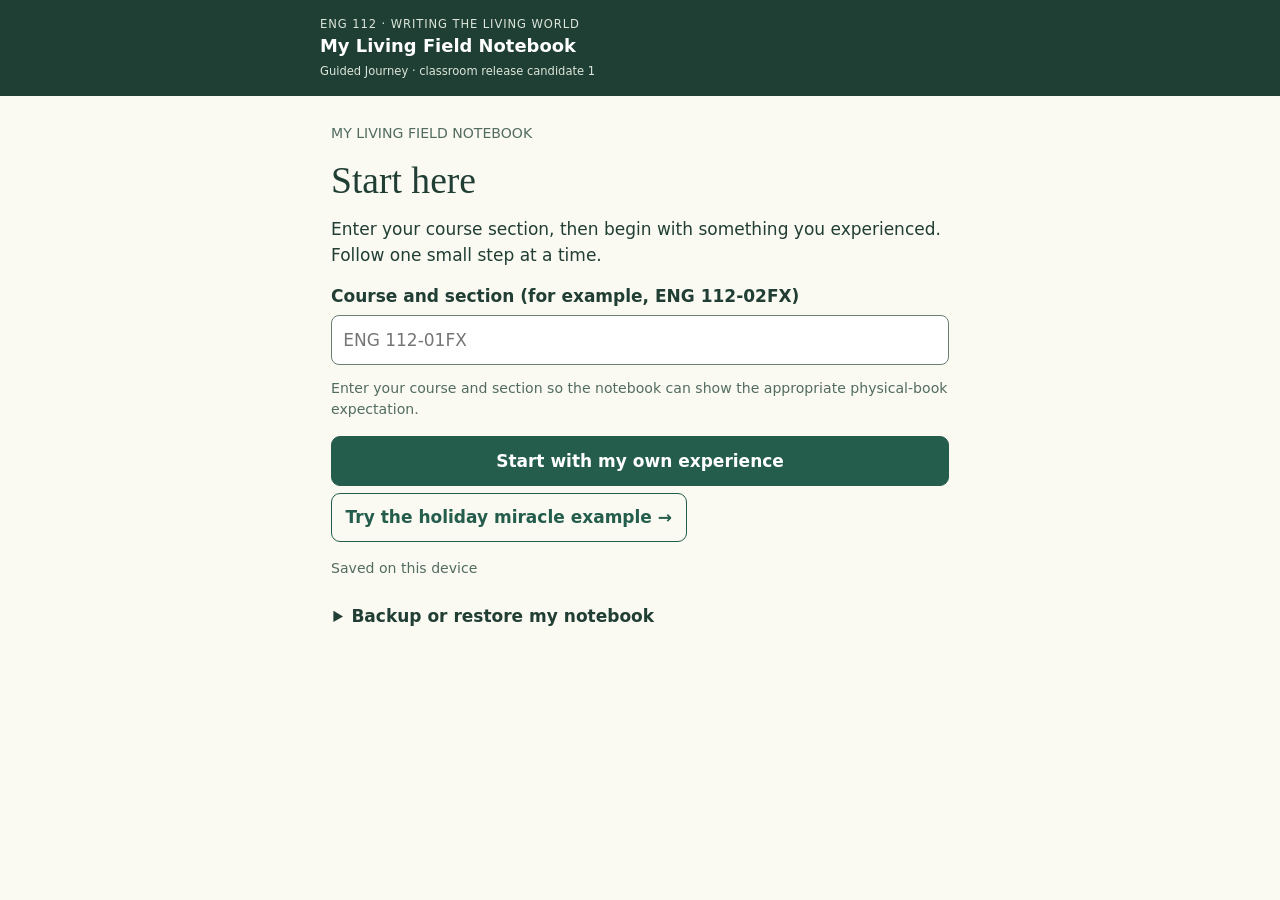
<file: guided-journey-example.html>
<!doctype html>
<html lang="en"><head><meta charset="utf-8"><meta name="viewport" content="width=device-width, initial-scale=1"><title>My Living Field Notebook | Guided Journey</title>
<style>
:root{color-scheme:light;--ink:#203e34;--muted:#526c60;--green:#245d4c;--line:#c5d3c8;--paper:#faf9f2;--soft:#eef3ea}*{box-sizing:border-box}body{margin:0;background:var(--paper);color:var(--ink);font:17px/1.5 system-ui,-apple-system,sans-serif}header{background:#203f34;color:white;padding:1rem max(1rem,calc((100% - 640px)/2))}header small{color:#dce5db;display:block;letter-spacing:.08em;font-size:.72rem}header strong{font-size:1.12rem}main{max-width:650px;margin:0 auto;padding:1.15rem 1rem 2rem}h1{font-family:Georgia,serif;font-size:clamp(1.75rem,5vw,2.35rem);line-height:1.14;margin:.5rem 0 .9rem;font-weight:500}h2{font-size:1.12rem;margin:.9rem 0 .35rem}p{margin:.55rem 0 1rem}small,.hint{font-size:.88rem;color:var(--muted)}button,input,textarea,select,a.action{font:inherit}button,a.action{cursor:pointer;min-height:48px;border:1px solid var(--green);border-radius:9px;padding:.7rem .85rem;background:transparent;color:var(--green);font-weight:650;text-align:center;text-decoration:none}button.primary,a.primary{display:block;width:100%;background:var(--green);color:#fff;margin-top:1rem}button:disabled{opacity:.55;cursor:not-allowed}button:focus-visible,a:focus-visible,input:focus-visible,textarea:focus-visible{outline:3px solid #a26d28;outline-offset:3px}textarea,input[type=text]{display:block;width:100%;border:1px solid #9ab0a2;border-radius:8px;padding:.7rem;background:white;color:var(--ink);margin:.35rem 0 .8rem;font:inherit}textarea{resize:vertical;min-height:5rem}textarea:focus,input:focus,select:focus{scroll-margin-block:1rem}label{font-weight:600}fieldset{border:0;padding:0;margin:.75rem 0;min-width:0}legend{font-weight:650;margin-bottom:.4rem}.option{display:flex;align-items:flex-start;gap:.65rem;border:1px solid var(--line);border-radius:9px;padding:.7rem;margin:.45rem 0;background:#fff;font-weight:500;cursor:pointer}.option:has(input:checked){background:var(--soft);border-color:var(--green)}.option input{margin:.3rem 0 0;flex:none;width:20px;height:20px;accent-color:var(--green)}.option span{min-width:0}.option small{display:block;margin-top:.2rem}.progress{display:flex;gap:5px;margin:.4rem 0 1.1rem}.progress span{flex:1;height:5px;background:#dce5db;border-radius:6px}.progress .done{background:#398063}.progress .current{background:#245d4c}.topline{display:flex;justify-content:space-between;gap:.5rem;color:var(--muted);font-size:.85rem}.callout{background:var(--soft);border-left:3px solid #608976;padding:.75rem .9rem;margin:.8rem 0}.callout p{margin:.25rem 0}.query{font-weight:650;overflow-wrap:anywhere}.choice{display:block;width:100%;text-align:left;margin:.55rem 0;background:#fff}.choice small{display:block;font-weight:400}.secondary{display:inline-block;margin:.4rem 0;max-width:100%;overflow-wrap:anywhere}select{display:block;width:100%;padding:.65rem;margin:.35rem 0 .8rem;border:1px solid #9ab0a2;border-radius:8px;background:#fff;color:var(--ink)}select:focus-visible,summary:focus-visible{outline:3px solid #a26d28;outline-offset:3px}.quiet{border:0;padding:.4rem .15rem;min-height:44px;text-decoration:underline;text-underline-offset:3px;font-size:.88rem}.nav{display:flex;flex-wrap:wrap;justify-content:space-between;align-items:center;gap:.75rem;margin-top:1.4rem;border-top:1px solid var(--line);padding-top:.65rem}.nav button{font-size:.88rem}.notice{font-size:.9rem;color:var(--muted);min-height:1.2em}.notice:empty{display:none}.screenreader{position:absolute;width:1px;height:1px;padding:0;margin:-1px;overflow:hidden;clip:rect(0,0,0,0);white-space:nowrap;border:0}[hidden]{display:none!important}
 .strength-row{padding:.65rem 0;border-top:1px solid var(--line)}.strength-row p{margin:.2rem 0}.strength-label{font-weight:650;font-size:.85rem}.strength-track{display:flex;gap:4px;margin:.35rem 0}.strength-track span{height:7px;flex:1;border-radius:4px;background:#dce5db}.strength-track .missing{background:#a33a35}.strength-track .developing{background:#a56c17}.strength-track .promising{background:#398063}

/* Narrow-screen reflow, visible keyboard focus and accessible native controls. */
main,section,article,details,fieldset,.callout,.nav,.option{min-width:0;overflow-wrap:anywhere}
input,textarea,select,button,a.action{max-width:100%}
input[type=file]{display:block;width:100%;min-width:0;font-size:1rem;white-space:normal}
input[type=text],textarea,select{border-color:#687f71}
summary{cursor:pointer;min-height:44px;padding:.55rem .15rem;font-weight:600}
details{margin:.5rem 0}
a:not(.action){color:#245d4c;text-underline-offset:3px}
:focus-visible{outline:3px solid #80551e;outline-offset:3px}
h1:focus,h2:focus,.notice:focus{outline:2px solid #80551e;outline-offset:4px}
.skip-link{position:absolute;left:.75rem;top:.5rem;background:white;color:#203e34;padding:.6rem 1rem;z-index:10;transform:translateY(-200%)}
.skip-link:focus{transform:none}
.notice:not(:empty){background:#fff8e6;border-left:3px solid #80551e;padding:.7rem .9rem;color:#503a1f}
.topline{flex-wrap:wrap}.progress .current{outline:1px solid var(--green);outline-offset:2px}.nav+details{margin-top:1rem}.option:focus-within{outline:2px solid #80551e;outline-offset:2px}
@media(max-width:480px){main{padding:1rem .85rem 1.5rem}.nav{display:block}.nav>*{display:block;margin:.35rem 0}.nav button{width:100%;text-align:left}.secondary{width:100%}.callout{padding:.65rem}.option{padding:.65rem}.topline{font-size:.82rem}header{padding:.85rem}.option input{margin-top:.22rem}}
@media(prefers-reduced-motion:reduce){*,*::before,*::after{scroll-behavior:auto!important;animation:none!important;transition:none!important}}
.activity-icon{width:1.15em;height:1.15em;vertical-align:-.17em;flex:none;color:var(--green);margin-right:.35em}.journey-list{list-style:none;padding:0;margin:.4rem 0}.journey-node{display:flex;align-items:flex-start;gap:.6rem;border-left:2px solid #8aa392;margin-left:.5rem;padding:.5rem .7rem}.journey-node[aria-current=step]{background:var(--soft);border-left:4px solid var(--green)}.journey-node small,.thesis-floor small,.braid-strands small{display:block}.journey-status{font-weight:650;color:var(--green)}.thesis-graphic{max-width:420px;margin:.75rem auto}.thesis-roof{height:32px;background:#d9c9a7;clip-path:polygon(50% 0,100% 100%,0 100%)}.thesis-floor{border:1px solid #8aa392;padding:.55rem .7rem;margin:.2rem 0;text-align:center;background:var(--soft);overflow-wrap:anywhere}.floor-3{background:#f3ead9;border-color:#a58a55}.floor-2{background:#e7eff2;border-color:#7795a4}.braid-strands{list-style:none;padding:0;margin:0}.braid-strands li{border-left:4px solid #608976;border-bottom:1px solid #8aa392;padding:.5rem .7rem;margin:.3rem 0}.braid-strands li:nth-child(3n+2){border-left-color:#7795a4}.braid-strands li:nth-child(3n+3){border-left-color:#a58a55}.braid-center{border:2px solid var(--green);background:var(--soft);padding:.65rem;margin:.75rem 0;overflow-wrap:anywhere}.braid-center p{white-space:pre-wrap}.journey-graphic{margin-top:.8rem}</style></head><body><a class="skip-link" href="#app">Skip to notebook content</a><header><small>ENG 112 · WRITING THE LIVING WORLD</small><strong>My Living Field Notebook</strong><small style="color:#dce5db;letter-spacing:0;margin-top:.15rem">Guided Journey · classroom release candidate 1</small></header><main id="app" tabindex="-1"></main>
<script>
'use strict';
const KEY='eng112-guided-journey-example-v1', SAMPLE="I remember getting caught in a traffic jam on the way to a holiday visit to my parents. I am always late, and it looked like I'd be late again. I didn't want to call and let them know to go ahead with the holiday dinner without me. I was waiting for a holiday miracle to happen.";
const REFERENCE_VIEW=new URLSearchParams(location.search).get('view')==='journal';
const blank=()=>({step:0,encounter:'',words:[],question:'',search:'',history:[],library:'copy',outcome:'',keywords:[],title:'',author:'',passage:'',location:'',reflection:'',pdfName:'',year:'',publication:'',doi:'',pdfKeywords:[],journalStage:'details',notes:[],activeNoteId:'',nextNoteId:1,nextSearch:'',notesReturn:6,articleReturnId:'',pdfImportStatus:'',pdfId:'',connectionLeft:'',connectionRight:'',connectionKind:'',connectionReflection:'',connectionComplete:false,connections:[],storyOne:'',storyTwo:'',storyThree:'',workingThesis:'',thesisSaved:false,thesisStep:0,evidencePlan:'',assumptionPlan:'',alternativePlan:'',inquiryReviewed:false,initialThesis:'',strengthenedThesis:'',evidenceReadiness:'',writingEvidenceNote:'',researchReturn:0,essayTitle:'',essayDraft:'',reconsideredThesis:'',thesisReflection:'',writingComplete:false,strands:[],sourceOrigin:'',braidSections:[],braidActive:'',draftBraidId:'',revisionStarted:false,revisionOriginal:'',revisionPasses:{},revisionChecks:{},revisionFinished:false,revisionThesisReturn:false,paperName:'',paperCourse:'',paperDate:'',paperAbstract:'',paperKeywords:'',paperReferences:'',paperDisclosure:'',figures:[],essayReview:{},courseSection:'',firstEncounter:'',firstEncounterRecovered:false,criticalLens:'',lensNeedsReview:false,inquiryRevised:false,reciprocityReflection:'',agencyDecisions:[],quietRevision:false,independentRevision:false,noteEditReturn:0,bibInitialized:false,bibReturn:9,bibPhase:0,bibActive:'',bibEntries:[],bibCarry:[],bibLens:'',bibThesis:'',bibOverview:'',bibKeywords:'',bibState:'',bibQuestion:'',bibDate:'',bibDisclosure:''});
let state=blank(),storageOK=true;try{const saved=localStorage.getItem(KEY);if(saved)state={...blank(),...JSON.parse(saved)};}catch(e){storageOK=false;}
const app=document.getElementById('app');
const el=(tag,txt='',cls='')=>{const n=document.createElement(tag);n.textContent=txt;if(cls)n.className=cls;return n;};
function save(){if(REFERENCE_VIEW)return;try{localStorage.setItem(KEY,JSON.stringify(state));storageOK=true;}catch(e){storageOK=false;}const n=document.getElementById('save-state');const message=storageOK?'Saved on this device':'Backup recommended';if(n&&n.textContent!==message)n.textContent=message;}

const BACKUP_MAX=200*1024*1024,BACKUP_TEXT_MAX=10*1024*1024;
function notebookSnapshot(st){return JSON.parse(JSON.stringify({...st,prototype:'guided-journey-v1'}));}
function validateNotebook(raw){
 if(!raw||typeof raw!=='object'||Array.isArray(raw)||raw.prototype!=='guided-journey-v1')throw Error('Choose a backup from this Guided Journey.');
 const next=blank();
 for(const [k,initial] of Object.entries(next)){
  if(!Object.prototype.hasOwnProperty.call(raw,k))continue;
  const v=raw[k];
  if(Array.isArray(initial)?!Array.isArray(v)||v.length>1000:initial&&typeof initial==='object'?(!v||typeof v!=='object'||Array.isArray(v)):typeof v!==typeof initial)throw Error('Invalid notebook field: '+k);
  next[k]=v;
 }
 if(!Number.isInteger(next.step)||next.step<0||next.step>34||!['details','passage','saved'].includes(next.journalStage))throw Error('Invalid notebook stage.');
 for(const k of ['words','history','keywords','pdfKeywords'])if(next[k].some(x=>typeof x!=='string'))throw Error('Invalid vocabulary list.');
 for(const k of ['notes','connections','strands','braidSections','figures','agencyDecisions'])if(next[k].some(x=>!x||typeof x!=='object'||Array.isArray(x)))throw Error('Invalid saved record: '+k);
 for(const n of next.notes)if(typeof n.id!=='string'||!n.id||['title','author','year','publication','doi','pdfName','pdfId','location','passage','reflection','sourceOrigin'].some(k=>n[k]!=null&&typeof n[k]!=='string')||n.pdfKeywords!=null&&(!Array.isArray(n.pdfKeywords)||n.pdfKeywords.some(x=>typeof x!=='string')))throw Error('Invalid reading note.');
 for(const n of next.strands)if(typeof n.id!=='string'||!Object.prototype.hasOwnProperty.call(strandTypes(),n.type)||typeof n.title!=='string'||typeof n.passage!=='string')throw Error('Invalid saved material.');
 if(next.bibEntries.length>5||next.bibCarry.some(x=>typeof x!=='string')||next.bibEntries.some(x=>!x||typeof x.id!=='string'||['reference','annotation','role','link'].some(k=>typeof x[k]!=='string')||typeof x.verified!=='boolean')||new Set(next.bibEntries.map(x=>x.id)).size!==next.bibEntries.length)throw Error('Invalid bibliography records.');
 for(const n of next.braidSections)if(typeof n.id!=='string'||!Array.isArray(n.keys)||n.keys.some(x=>typeof x!=='string'))throw Error('Invalid braiding section.');
 for(const f of next.figures)if(typeof f.id!=='string'||![1,2,3].includes(f.number)||!['png','jpg'].includes(f.ext)||!Number.isInteger(f.width)||!Number.isInteger(f.height)||f.width<=0||f.height<=0||f.width*f.height>40000000)throw Error('Invalid figure metadata.');
 if(new Set(next.figures.map(f=>f.number)).size!==next.figures.length)throw Error('Duplicate figure number.');
 return next;
}
function backupAttachments(st){
 const map=new Map();
 const add=(id,kind,name)=>{if(!id)return;if(typeof id!=='string'||id.length>200)throw Error('Invalid attachment identifier.');if(map.has(id)&&map.get(id).kind!==kind)throw Error('Conflicting attachment types.');if(!map.has(id))map.set(id,{id,kind,name:String(name||'').slice(0,240)});};
 add(st.pdfId,'pdf',st.pdfName);for(const n of st.notes||[])add(n.pdfId,'pdf',n.pdfName);for(const f of st.figures||[])add(f.id,f.ext,f.name);
 if(map.size>100)throw Error('More than 100 attachments. Save a text backup and keep the original files separately.');
 return [...map.values()];
}
function attachmentValid(kind,b){
 if(!(b instanceof Uint8Array)||!b.length)return false;
 if(kind==='pdf')return b.length<=20*1024*1024&&String.fromCharCode(...b.subarray(0,5))==='%PDF-';
 if(b.length>8*1024*1024)return false;
 return kind==='png'?b.length>=8&&[137,80,78,71,13,10,26,10].every((v,i)=>b[i]===v):kind==='jpg'&&b[0]===255&&b[1]===216&&b[2]===255;
}
function backupMime(kind){return kind==='pdf'?'application/pdf':kind==='png'?'image/png':'image/jpeg';}
function decodeBackupZIP(bytes){
 if(!(bytes instanceof Uint8Array)||bytes.length<22||bytes.length>BACKUP_MAX)throw Error('Invalid or oversized backup.');
 const v=new DataView(bytes.buffer,bytes.byteOffset,bytes.byteLength),end=bytes.length-22,u16=p=>v.getUint16(p,true),u32=p=>v.getUint32(p,true);
 if(u32(end)!==0x06054b50||u16(end+4)||u16(end+6)||u16(end+20))throw Error('Choose the original notebook ZIP, not a recompressed archive.');
 const count=u16(end+10),offset=u32(end+16);
 if(count<2||count>102||u16(end+8)!==count||offset+u32(end+12)!==end)throw Error('Invalid backup directory.');
 const entries=new Map(),decoder=new TextDecoder('utf-8',{fatal:true});let c=offset,local=0;
 for(let i=0;i<count;i++){
  if(c+46>end||u32(c)!==0x02014b50||u16(c+8)!==0x800||u16(c+10)||u16(c+30)||u16(c+32)||u16(c+34))throw Error('Unsupported backup entry.');
  const size=u32(c+24),len=u16(c+28),pos=u32(c+42);
  if(!len||c+46+len>end||size!==u32(c+20)||pos!==local||pos+30>offset||u32(pos)!==0x04034b50||u16(pos+6)!==0x800||u16(pos+8)||u32(pos+18)!==size||u32(pos+22)!==size||u16(pos+26)!==len||u16(pos+28))throw Error('Invalid backup entry.');
  const name=decoder.decode(bytes.subarray(c+46,c+46+len)),start=pos+30+len;
  if(start+size>offset||decoder.decode(bytes.subarray(pos+30,start))!==name||!/^(?:notebook\.json|manifest\.json|attachments\/[1-9]\d{0,2}\.(?:pdf|png|jpg))$/.test(name)||entries.has(name))throw Error('Unexpected backup entry.');
  const data=bytes.subarray(start,start+size);if(zipCRC(data)!==u32(c+16)||u32(pos+14)!==u32(c+16))throw Error('Backup checksum failed.');
  entries.set(name,data);local=start+size;c+=46+len;
 }
 if(c!==end||local!==offset||!entries.has('notebook.json')||!entries.has('manifest.json'))throw Error('Incomplete backup.');
 return entries;
}
function readBackupPackage(bytes){
 const entries=decodeBackupZIP(bytes),decoder=new TextDecoder('utf-8',{fatal:true});
 const read=name=>{const b=entries.get(name);if(!b||b.length>BACKUP_TEXT_MAX)throw Error('Invalid backup metadata.');return JSON.parse(decoder.decode(b));};
 const st=validateNotebook(read('notebook.json')),m=read('manifest.json'),expected=backupAttachments(st);
 if(m?.format!=='living-field-notebook-zip-v1'||!Array.isArray(m.attachments)||m.attachments.length!==expected.length||entries.size!==expected.length+2)throw Error('Attachment manifest does not match the notebook.');
 const records=[],paths=new Set();
 for(const ref of expected){const matches=m.attachments.filter(x=>x?.id===ref.id);if(matches.length!==1)throw Error('Missing or duplicate attachment manifest entry.');const a=matches[0],b=entries.get(a.path);
  if(a.kind!==ref.kind||typeof a.path!=='string'||!a.path.endsWith('.'+ref.kind)||!a.path.startsWith('attachments/')||paths.has(a.path)||!attachmentValid(ref.kind,b))throw Error('Invalid or missing attachment.');paths.add(a.path);records.push({...ref,bytes:b});
 }return {st,records};
}
function remapBackup(st,records,makeId){
 const ids=new Map(records.map(r=>[r.id,makeId(r)]));return {next:{...st,notes:st.notes.map(n=>({...n,pdfId:ids.get(n.pdfId)||n.pdfId||''})),figures:st.figures.map(f=>({...f,id:ids.get(f.id)||f.id})),pdfId:ids.get(st.pdfId)||st.pdfId||''},records:records.map(r=>({...r,id:ids.get(r.id)}))};
}
function deliverBackup(blob,name){const a=el('a'),url=URL.createObjectURL(blob);a.href=url;a.download=name;document.body.append(a);a.click();a.remove();setTimeout(()=>URL.revokeObjectURL(url),60000);}
function backup(){save();deliverBackup(new Blob([JSON.stringify(notebookSnapshot(state),null,2)],{type:'application/json'}),'guided-journey-backup.json');}
async function fullBackup(status){
 const snapshot=notebookSnapshot(state),refs=backupAttachments(snapshot),entries=[],manifest={format:'living-field-notebook-zip-v1',attachments:[]};let total=0;
 for(const [i,ref] of refs.entries()){
  status.textContent='Reading attachment '+(i+1)+' of '+refs.length+'…';const record=await pdfTransaction('readonly',store=>store.get(ref.id));
  if(!record?.blob)throw Error('Missing attachment: '+(ref.name||ref.kind)+'. Reattach it, or save a text-only backup.');
  total+=record.blob.size;if(total>BACKUP_MAX-2*BACKUP_TEXT_MAX)throw Error('Attachment collection is too large. Save text and retain your original files.');
  const b=new Uint8Array(await record.blob.arrayBuffer());if(!attachmentValid(ref.kind,b))throw Error('Unreadable attachment: '+(ref.name||ref.kind));
  const path='attachments/'+(i+1)+'.'+ref.kind;manifest.attachments.push({id:ref.id,kind:ref.kind,path});entries.push([path,b]);
 }
 const json=JSON.stringify(snapshot);if(utf8(json).length>BACKUP_TEXT_MAX)throw Error('Notebook text exceeds the complete-backup limit. Use text-only backup.');
 deliverBackup(new Blob([zipStore([['notebook.json',json],['manifest.json',JSON.stringify(manifest)],...entries])],{type:'application/zip'}),'living-field-notebook-complete.zip');
 status.textContent='Complete backup download requested: '+refs.length+' attachment(s). Keep it private and check your Downloads folder.';
}
let backupBusy=false;
async function restoreNotebook(file,status){
 if(!file||file.size>BACKUP_MAX)throw Error('Choose a notebook backup up to 200 MB.');
 const b=new Uint8Array(await file.arrayBuffer()),isZIP=b[0]===80&&b[1]===75;let st,records=[];
 if(isZIP){({st,records}=readBackupPackage(b));}else{if(b.length>BACKUP_TEXT_MAX)throw Error('Text backup is too large.');st=validateNotebook(JSON.parse(new TextDecoder('utf-8',{fatal:true}).decode(b)));}
 const current=JSON.stringify(state),savedAtStart=localStorage.getItem(KEY);
 const note=isZIP?'This complete backup contains '+records.length+' attachment(s).':'This text-only backup does not contain PDF or image files. Existing links may work on the original device only.';
 if(!confirm(note+' Restore this notebook and replace the current notebook text? Cancel and back up your current work first if needed.')){status.textContent='Restore canceled. Current notebook unchanged.';return;}
 const staged=remapBackup(st,records,r=>(r.kind==='pdf'?'pdf-':'visual-')+(globalThis.crypto?.randomUUID?.()||Date.now()+'-'+Math.random().toString(36).slice(2))),written=[];
 try{
  for(const r of staged.records){status.textContent='Restoring attachment '+(written.length+1)+' of '+staged.records.length+'…';await pdfTransaction('readwrite',store=>store.put({id:r.id,name:r.name,bytes:r.bytes.slice().buffer,mime:backupMime(r.kind)}));written.push(r.id);}
  if(JSON.stringify(state)!==current||localStorage.getItem(KEY)!==savedAtStart)throw Error('Your notebook changed while restoring. Try again.');
  localStorage.setItem(KEY,JSON.stringify(staged.next));
 }catch(e){for(const id of written)await pdfTransaction('readwrite',store=>store.delete(id)).catch(()=>{});throw e;}
 pdfRequest++;state=staged.next;storageOK=true;render(true);notice(isZIP?'Notebook and attachments restored.':'Notebook text restored. Reattach original files if needed.');
}
function backupControls(root){
 const d=el('details');d.append(el('summary','Backup or restore my notebook'),el('p','Save a complete ZIP with writing, reading notes, PDFs and visuals, or a smaller text-only JSON. These files may contain copyrighted or personal material. Keep them private; do not submit or share the complete archive. Save a copy outside this browser.','hint'));
 const status=el('p','','hint');status.setAttribute('role','status');
 const full=btn('Download complete backup (.zip)',async()=>{if(backupBusy)return;backupBusy=true;full.disabled=true;try{await fullBackup(status);}catch(e){status.textContent=e.message||'Backup failed. Save a text backup.';}finally{backupBusy=false;full.disabled=false;}},'secondary');
 const label=el('label','Restore a notebook backup (.zip or .json)'),input=el('input');input.type='file';input.accept='.zip,.json,application/zip,application/json';input.id='notebook-restore';label.htmlFor=input.id;
 input.addEventListener('change',async()=>{const f=input.files?.[0];if(!f||backupBusy)return;backupBusy=true;input.disabled=true;try{await restoreNotebook(f,status);}catch(e){status.textContent=(e.message||'Restore failed.')+' Check your current notebook before continuing.';}finally{backupBusy=false;input.disabled=false;input.value='';}});
 d.append(full,btn('Download text-only backup (.json)',backup,'quiet'),label,input,status);root.append(d);
}


let controlSequence=0;
function uniqueControlId(prefix){return prefix+'-'+(++controlSequence);}
function pageFocus(title){if(!title)return;title.tabIndex=-1;title.focus({preventScroll:true});window.scrollTo({top:0,behavior:'auto'});}
function addNotice(root){const message=el('p','','notice');message.id='notice';message.setAttribute('role','status');message.setAttribute('aria-atomic','true');message.tabIndex=-1;root.append(message);return message;}
function addSaveStatus(root){const n=el('p',storageOK?'Saved on this device':'Backup recommended','hint');n.id='save-state';n.setAttribute('role','status');root.append(n);}

function btn(label,fn,cls='primary'){const b=el('button',label,cls);b.type='button';b.addEventListener('click',fn);return b;}
function go(step){if(REFERENCE_VIEW)return;state.step=step;if(step>=12&&step<=33)state.thesisStep=step;save();render(true);}
function field(label,key,rows=0,placeholder=''){const wrap=el('div'),id='input-'+key,l=el('label',label),x=el(rows?'textarea':'input');l.htmlFor=id;x.id=id;if(rows)x.rows=rows;else x.type='text';x.placeholder=placeholder;x.value=state[key]||'';x.addEventListener('input',()=>{const previous=state[key];state[key]=x.value;if(key==='question')questionChanged(state,previous);if(key==='criticalLens')state.lensNeedsReview=false;if(['essayDraft','reconsideredThesis'].includes(key))state.essayReview={};if(['essayDraft','essayTitle','reconsideredThesis'].includes(key)&&state.revisionStarted)invalidateCompleteness(state);if(key==='connectionReflection')state.connectionComplete=false;if(['strengthenedThesis','essayTitle','essayDraft','reconsideredThesis','thesisReflection'].includes(key))state.writingComplete=false;if(['storyOne','storyTwo','storyThree','workingThesis'].includes(key)){state.thesisSaved=false;state.inquiryReviewed=false;}save();});wrap.append(l,x);return wrap;}
function notice(text){const n=document.getElementById('notice');if(!n)return;const active=document.activeElement;if(active instanceof HTMLElement&&active.matches('button, input, select, textarea')&&active.closest('#app'))active.insertAdjacentElement('afterend',n);n.textContent=text;n.focus();}
function norm(s){return String(s||'').trim().toLowerCase();}
function encounterAttention(text){
 const t=String(text||'').trim();
 if(!t)return null;
 const general=/\b(?:important|meaningful|special|interesting|different|nice|good|bad|happy|sad|changed my life|meant a lot|learned a lot|made me feel|felt something)\b/i;
 const conversation=/\b(?:conversation|talked|talking|spoke|chatted|discussion)\b/i;
 const person=/\b(?:grandfather|grandmother|grandparent|father|mother|parent|friend|teacher|neighbor|neighbour|brother|sister|someone|family)\b/i;
 const contentPattern=/\b(?:about|told me|said that|asked me|explained|described|shared|remembered how|story about)\s+[\p{L}]/iu;
 const content={test(value){return [...value.matchAll(new RegExp(contentPattern.source,'giu'))].some(m=>{const tail=value.slice(m.index+m[0].length-1).split(/[.!?;\n]/)[0].trim();return !/^(?:(?:some|different|random|important|personal|a few|a lot of|many|various)\s+)*(?:stuff|things|something|anything|everything|nothing|life|a lot)(?:\s+in general)?$/i.test(tail);});}};
 const specific=/[“"][^”"\n]{5,}[”"]|\b(?:because|when|after|until|while)\s+(?:I|he|she|they|we|my|the)\s+[\p{L}]+/i;
 const observation=/\b(?:watched|heard|noticed|saw|smelled|touched|listened|observed)\s+\S+|\bfelt\s+(?:the|a|an|my|his|her|their)\s+\S+/i;
 if(conversation.test(t)&&!content.test(t)&&!specific.test(t))return {kind:'conversation',question:person.test(t)?'What did the person say, do or share, or what about simply being together, made this particular conversation stay with you?':'What was one particular moment or exchange in that conversation that stayed with you?'};
 if(general.test(t)&&!specific.test(t)&&!content.test(t)&&!observation.test(t))return {kind:'meaning',question:'You describe this experience as meaningful or memorable. What particular moment, action, detail or relationship helps explain why it mattered to you?'};
 if(!observation.test(t)&&!content.test(t)&&!specific.test(t)&&!conversation.test(t)&&t.split(/\s+/).length<=14)return {kind:'open',question:'What is one particular detail, action or moment you remember from this experience? You can describe it without interpreting it yet.'};
 return null;
}
function additionalHumanModels(){return [
 {id:'conversation',groups:[/\b(?:grandfather|grandmother|grandparents?|parents?|father|mother|family|friends?|elders?)\b/i,/\b(?:advice|listen\w*|taught|teach\w*|wisdom|learn\w*|stories|story|guidance|passed down)\b/i],term:'intergenerational learning',definition:'Learning through exchanges between people of different generations.',companion:'relational knowledge',companionDef:'Knowledge developed through relationships and shared experience.',question:'What particular exchange changed or deepened your understanding?'},
 {id:'presence',groups:[/\b(?:grandfather|grandmother|family|friends?|together|companionship|conversation|relationship)\b/i,/\b(?:peace\w*|quiet|comfort\w*|trust|presence|listen\w*|care|silence|safe|calm\w*)\b/i],term:'relational ethics',definition:'An approach to responsibility grounded in relationships.',companion:'phenomenology',companionDef:'A philosophical approach to examining lived experience.',question:'What about this relationship or shared presence mattered, even if little was said?'},
 {id:'public',groups:[/\b(?:diner|waffle house|restaurant|caf[eé]|coffee shop|library|barbershop|church|public spaces?|community spaces?)\b/i,/\b(?:regulars?|employees?|staff|workers?|belong\w*|community|famil\w*|knew|recogniz\w*|welcom\w*)\b/i],term:'social belonging',definition:'A sense of acceptance and connection within a social group or setting.',companion:'third places',companionDef:'Informal gathering places outside home and work where social relationships can develop.',question:'What recurring interactions make this place feel welcoming or familiar, and for whom?'},
 {id:'workhuman',groups:[/\b(?:workers?|farmworkers?|farm workers|farm labor|farm labour|employees?|migrant\w*)\b/i,/\b(?:wages?|housing|work\w* conditions|inequality|exploitation|rights?|pay|hours|discrimination)\b/i],term:'labor conditions',definition:'The material and social circumstances in which people work.',companion:'social inequality',companionDef:'Unequal access to resources, opportunities or power.',question:'What can the worker’s particular experience reveal about work, rights or unequal conditions?'}
];}
function followupAttention(before,after){
 const clean=x=>String(x||'').trim().replace(/\s+/g,' ');
 const a=clean(before),b=clean(after);if(!b||a===b)return null;
 const added=b.startsWith(a)?b.slice(a.length).trim():b;
 const models=additionalHumanModels();
 const concrete=/[“"][^”"]{5,}[”"]|\b(?:told me|said that|gave me advice|asked me|explained|shared|described|remembered how|noticed how|watched|heard|saw)\s+\S+/i;
 const meaningful=/\b(?:peace\w*|comfort\w*|trust|silence|quiet\w*|safe|advice|wisdom|childhood|stories|story|loss|grief|belong\w*|welcom\w*|learned|remember\w*)\b/i;
 const newTerms=continuityTerms(added).filter(w=>!continuityTerms(a).includes(w));
 if(concrete.test(added)||meaningful.test(added)&&newTerms.length>=2||models.some(m=>m.groups.every(g=>g.test(b))&&!m.groups.every(g=>g.test(a))))return null;
 if(newTerms.length<=3||encounterAttention(b))return {kind:'particular',question:'You have added to the encounter. Is there a particular action, remembered phrase, silence, feeling or detail that helps explain what made it matter? If you do not remember more or prefer not to share, continue with what you have.'};
 return null;
}
function inquiryFocusCue(question){
 const q=String(question||'').trim();
 if(!q)return '';
 const vague=/\b(?:important|meaningful|special|interesting|matter(?:s|ed)?|significant)\b/i;
 const specific=/\b(?:because|through|shape\w*|influenc\w*|affect\w*|change\w*|learn\w*|remember\w*|belong\w*|listen\w*|trust|care|identity|tradition\w*|memory|memories|grief|loss|communicat\w*|perceiv\w*|responsib\w*|advice|community|stories|story)\b/i;
 return vague.test(q)&&!specific.test(q)&&!contextDiscernment(q)&&!semanticCues(q).length?'Your question asks why the encounter mattered. What aspect do you want to understand more specifically: something someone shared, a relationship, a change in your understanding, or the role of a particular place? Use your own words.':'';
}
function possibleLenses(options){
 const names={sensory:'Psychology / disability studies',embodied:'Phenomenology / philosophy',signals:'Animal behavior and communication',ecology:'Ecology',memory:'Cultural memory / oral history',place:'Place studies / cultural memory',spiritual:'Religious studies / meaning-making',loss:'Grief and memory studies',labor:'Environmental justice',reciprocity:'Relational ethics',ontology:'Philosophy / relational ontology',attention:'Digital culture / attention',urban:'Urban ecology',weather:'Environmental and community studies',narrative:'Narrative studies',food:'Cultural studies / foodways',wellbeing:'Environmental psychology',time:'Phenology / ecology',ethnography:'Anthropology / ethnography',history:'Public history / material culture',conversation:'Intergenerational learning',presence:'Phenomenology / relational ethics',public:'Sociology / cultural studies',workhuman:'Labor studies / social inequality',listening:'Communication studies / relational ethics',sharedpractice:'Anthropology / cultural studies',absence:'Place studies / memory',supportivesilence:'Communication studies / supportive relationships',conflictsilence:'Communication studies / interpersonal conflict',uncertainmeaning:'Interpretation / interpersonal communication',mixedmeaning:'Communication studies / relational complexity'};
 return options.filter(x=>x.id&&names[x.id]).map(x=>({id:x.id,name:names[x.id],term:x.term,definition:x.definition,question:x.question})).slice(0,2);
}
function earlyLensPanel(root,options){
 const candidates=possibleLenses(options),d=el('details');d.append(el('summary','My working critical lens (optional)'));
 d.append(el('p','A lens is a perspective that helps you investigate your question. It is provisional, not an assigned topic. You can change it after reading or leave it undecided.','hint'));
 const box=field('My working lens','criticalLens',2,'Still exploring, or describe a perspective in your own words');d.append(box);if(state.lensNeedsReview)d.append(el('p','Your question has changed since you recorded this lens. Keep it if it still fits, or edit or clear it. Your earlier research remains saved.','hint'));
 for(const c of candidates){
  const p=el('div','','callout');p.append(el('h3',c.name),el('p',c.term+': '+c.definition),el('p',c.question,'hint'));
  p.append(btn('Explore '+c.name,()=>{const input=box.querySelector('textarea');if(input.value.trim()&&input.value!==c.name+' · '+c.term&&!confirm('Replace your saved working lens with this possible perspective?'))return;input.value=c.name+' · '+c.term;input.dispatchEvent(new Event('input',{bubbles:true}));input.focus();},'secondary'));d.append(p);
 }
 if(!candidates.length)d.append(el('p','No well-grounded lens suggestion yet. Keep your own question, explore the readings and return to this field later.','hint'));
 root.append(d);
}

function encounterPage(root){
 root.append(el('p','Describe an experience that stays with you.'),field('My experience','encounter',7));
 const guide=el('div','','callout');guide.hidden=true;guide.setAttribute('aria-live','polite');
 const heading=el('h2','Return to the moment'),question=el('p'),hint=el('p','Add what you actually remember to your writing above. You may keep details private, and you do not need to invent a detail or use academic language.','hint');
 guide.append(heading,question,hint);root.append(guide);
 let asked=0,previous='';
 const preserve=()=>{if(!state.firstEncounter){state.firstEncounter=state.encounter;state.firstEncounterRecovered=!!(state.notes?.length||state.initialThesis||state.workingThesis);save();}};
 const advance=()=>{if(!state.encounter.trim()){notice('Write a little about your experience first.');return;}preserve();go(2);};
 const show=cue=>{asked++;previous=state.encounter;question.textContent=cue.question;guide.hidden=false;next.textContent='Continue with what I remember →';heading.tabIndex=-1;heading.focus();};
 const next=btn('Discover my words →',()=>{if(!state.encounter.trim()){advance();return;}preserve();
  if(asked===0){const cue=encounterAttention(state.encounter);if(cue){show(cue);return;}}
  else if(asked===1){const cue=followupAttention(previous,state.encounter);if(cue){show(cue);return;}}
  advance();
 });
 root.append(next);courseSettings(root);
}
function wordOptions(text){const out=[];const patterns=[/\bwaffle house\b/i,/\bgrandfather\b/i,/\bholiday miracle\b/i,/\btraffic jam\b/i,/\bholiday dinner\b/i,/\bparents\b/i,/\b(?:being )?late\b/i,/\bwaiting\b/i,/\bfireflies\b/i,/\bgrandmother\b/i,/\btrees\b/i,/\bmemory\b/i];for(const p of patterns){const m=text.match(p);if(m)out.push(m[0]);}const stop=new Set('i me my the and to a an of was were it in on with for that is be have had do did not but they them we you your as at so from can would could when what how why about again go looked remember getting always like'.split(' '));for(const w of text.match(/[\p{L}][\p{L}-]*/gu)||[]){if(w.length>3&&!stop.has(norm(w))&&!out.some(x=>norm(x).split(' ').includes(norm(w))))out.push(w);}return [...new Set([...state.words,...out].map(norm))].slice(0,10);}
function directions(text){const q=norm(text);if(/\bmiracles?\b/.test(q))return [
 {q:'hope AND uncertainty',d:'How people sustain hope when outcomes are uncertain.'},
 {q:'miracles AND religious experience',d:'How people understand an event as miraculous.'},
 {q:'coincidence AND meaning making',d:'How people give meaning to unexpected events.'},
 {q:'perceived control AND stress',d:'How people respond when they cannot control an outcome.'}];
 if(/\bfireflies\b/.test(q))return [...(/\b(?:artificial light|lighting|light pollution|porch light)\b/.test(q)?[{q:'fireflies AND ("artificial light" OR "light pollution")',d:'Investigate the effect of artificial lighting on the firefly behavior you observed.'}]:[]),{q:'fireflies AND flashing behavior',d:'When and how fireflies flash.'},{q:'fireflies AND communication',d:'How flashing works as a signal.'},{q:'fireflies AND light pollution',d:'Whether artificial light changes behavior.'}];
 if(/\b(?:memory|memories|stories|story|heritage|traditions?|ancestry|oral history)\b/.test(q)&&/\b(?:grandmother|grandfather|parents?|family|generations?|ancestors?|memory|memories)\b/.test(q))return [{q:'family stories AND memory',d:'How stories shape remembered experience.'},{q:'intergenerational knowledge AND oral history',d:'How knowledge moves between generations.'}];
 const vague=new Set(['happy','sad','special','important','meaningful','experience','experiences','life','things','thing','nice','good','bad','really','very','felt','feel','feeling','interesting','different','changed','change','remember']);const words=state.words.filter(w=>!norm(w).split(/\s+/).every(t=>vague.has(t))&&(!state.inquiryRevised||inquiryTermsMatch(text,w))).slice(0,2);return words.length?[{q:words.join(' AND '),d:'Start with your own words; revise them as you discover academic language.'}]:[];}
function inquiryTermsMatch(question,value){
 const q=new Set(continuityTerms(question));return continuityTerms(value).some(t=>q.has(t));
}
function researchNoteFits(st,n){
 if(!n)return false;
 const q=String(st.question||'').trim(),old=String(n.question||'').trim();
 if(!q||old&&conceptNormalize(q)===conceptNormalize(old))return true;
 if(!old&&!st.inquiryRevised)return true;
 return inquiryTermsMatch(q,[n.title,n.passage,n.reflection,...(n.pdfKeywords||[])].join(' '));
}
function questionChanged(st,previous){
 const q=String(st.question||'').trim();
 if(conceptNormalize(q)===conceptNormalize(previous))return false;
 if(String(previous||'').trim())st.inquiryRevised=true;
 st.nextSearch='';
 if(st.outcome!=='question')st.outcome='';
 st.lensNeedsReview=!!String(st.criticalLens||'').trim();
 return true;
}
function choices(text,exclude=false){const prior=new Set([...state.history,state.search].map(norm));const direct=directions(text),modeled=translationDirections(text,state.encounter,state.words),specific=direct.filter(x=>x.q.startsWith('fireflies AND ('));const all=[...specific,...modeled,...discoveredDirections(state,text),...direct];const anchor=[...state.search.split(/\s+AND\s+/i),...state.words].find(w=>inquiryTermsMatch(text,w));const nextKeyword=state.keywords.find(w=>anchor&&inquiryTermsMatch(text,w)&&norm(anchor)!==norm(w)&&!prior.has(norm(anchor+' AND '+w)));if(nextKeyword)all.splice(Math.min(2,all.length),0,{q:anchor+' AND '+nextKeyword,d:'Try a word you found during research. Check that it still fits your current question.'});const seen=new Set();return all.filter(x=>{const k=norm(x.q);if(seen.has(k)||exclude&&prior.has(k))return false;seen.add(k);return true;}).slice(0,3);}
function makeSearch(q){if(!q.trim()){notice('Enter at least one search word.');return;}if(hasUnfinishedArticle(state)&&!confirm('Start a new search and discard the unfinished source entry? Your completed notes will remain saved.'))return;if(state.search&&!state.history.includes(state.search))state.history.push(state.search);const previous=state.journalStage==='saved'?state.activeNoteId:'';pdfRequest++;state=nextArticleState(state);state.articleReturnId=previous;state.search=q.trim();state.library='copy';state.outcome='';go(4);}
function showOptions(root,list){
 const first=list[0];let picked=first?.q||'';
 if(first){const recommendation=el('div','','callout');recommendation.append(el('h3','Suggested starting search'),el('p',first.q,'query'),el('p',first.d));root.append(recommendation);}
 else root.append(el('p','No clear suggested combination yet. Enter your own search below.','hint'));
 const label=el('label','Search words (you can edit these)');label.htmlFor='query';const custom=el('input');custom.type='text';custom.id='query';custom.value=picked;
 root.append(label,custom,btn('Use this search →',()=>makeSearch(custom.value)));
 if(list.length>1){const alternatives=el('details');alternatives.append(el('summary','Explore other search combinations'));for(const item of list.slice(1)){const choice=btn(item.q,()=>{picked=item.q;custom.value=picked;custom.focus();},'choice');choice.append(el('small',item.d));alternatives.append(choice);}root.append(alternatives);}
}

let pdfRequest=0;
const pdfBase='https://cdn.jsdelivr.net/npm/pdfjs-dist@5.4.624/legacy/build/';
let pdfLibrary;
function detectArticleDOI(lines=[],metadata=[],links=[]){
 const clean=x=>String(x||'').replace(/[\u00ad\u200b]/g,'').trim();
 const candidates=[];
 const add=(v,rank)=>{const match=clean(v).match(/10\.\d{4,9}\/[-._;()/:A-Z0-9]+/i);if(!match)return;let id=match[0].replace(/[.,;:]+$/,'');while(id.endsWith(')')&&(id.match(/\)/g)||[]).length>(id.match(/\(/g)||[]).length)id=id.slice(0,-1);if(id.endsWith('/')||id.length<10)return;candidates.push({id,rank});};
 for(const x of metadata)add(x,4);
 const first=lines.slice(0,100);
 for(let i=0;i<first.length;i++){
  const x=clean(first[i]);if(/^\s*(?:references|bibliography|works cited)\s*$/i.test(x))break;
  if(/(?:\bdoi\b|doi\.org)/i.test(x)){
   add(x,3);if(!/10\.\d{4,9}\//.test(x))add(first[i+1],3);
  }else if(/^\s*10\.\d{4,9}\//.test(x))add(x,2);
 }
 for(const x of links)if(/doi\.org\//i.test(x))add(x,2);
 candidates.sort((a,b)=>b.rank-a.rank);
 return candidates[0]?.id||'';
}
function extractArticleCitation(info={},lines=[],xmp={},links=[]){
 const clean=v=>String(Array.isArray(v)?v.join('; '):v||'').replace(/\s+/g,' ').trim();
 const usable=v=>v.length>2&&v.length<600&&!/^(?:untitled|unknown|anonymous|none|microsoft word|ebsco(?:host)?|pdf|full text|article|administrator|user|dell|adobe acrobat)(?:\b|$)/i.test(v)&&!/\.pdf$/i.test(v);
 const patterns={title:'(?:article title|title)',author:'(?:author\\(s\\)|authors?|by)',publication:'(?:source|journal(?: title)?|publication(?: title)?|periodical)',date:'(?:publication date|published|date|year)',keywords:'(?:(?:author[- ]supplied|author|subject)\\s+)?(?:key\\s*words?|keywords?|subject terms)',doi:'(?:doi|digital object identifier)',stable:'(?:stable url|permalink|persistent link)'};
 const labelRe=new RegExp('^(?:'+Object.values(patterns).join('|')+'|abstract|document type|publisher|issn|isbn|accessed|database|volume|issue|pages|language)\\s*(?::|$)','i');
 const readLabel=(name)=>{const re=new RegExp('^'+patterns[name]+'\\s*(?::\\s*(.*)|$)','i');const i=lines.findIndex(line=>re.test(line));if(i<0)return '';const m=lines[i].match(re);if(m[1]?.trim())return clean(m[1]);const next=clean(lines[i+1]);return labelRe.test(next)?'':next;};
 const firstUsable=(...values)=>values.map(clean).find(usable)||'';
 const title=firstUsable(xmp.title,info.Title),author=firstUsable(xmp.author,info.Author);
 const t=readLabel('title'),a=readLabel('author'),pub=readLabel('publication'),date=readLabel('date');
 // JSTOR covers often print the title on the line(s) immediately before Author(s).
 const authorIndex=lines.findIndex(line=>/^Author\(s\)\s*:/i.test(line));
 const coverTitle=authorIndex>0&&authorIndex<=4&&pub&&readLabel('stable')?clean(lines.slice(0,authorIndex).filter(line=>!/^(?:jstor|downloaded from|content downloaded from|publisher|stable url)\b/i.test(line)&&!labelRe.test(line)).join(' ')):'';
 const publication=pub.replace(/,\s*(?:vol(?:ume)?\.?\s*\d|no\.?\s*\d|issue\s+\d|pp?\.?\s*\d|\(?\d{4}\b).*$/i,'').trim();
 const year=(date.match(/\b(?:19|20)\d{2}\b/)||pub.match(/\b(?:19|20)\d{2}\b/)||[])[0]||'';
 // Only use a DOI in a labeled field or early citation text, not the references.
 const early=lines.slice(0,45).join(' '),rawDoi=readLabel('doi')||early;
 const doi=detectArticleDOI(lines,[xmp.doi,info.DOI],links);
 const stable=readLabel('stable'),stableUrl=/^https?:\/\/(?:www\.)?jstor\.org\/stable\/[^\s]+$/i.test(stable)?stable.replace(/[.,;]+$/,''):'';
 const k=readLabel('keywords');
 const keywords=k?k.split(/[;,•]/).map(clean).filter(x=>x.length>1&&x.length<100&&!/^(abstract|keywords)$/i.test(x)).slice(0,15):[];
 return {title:firstUsable(t,coverTitle,title),author:usable(a)?a:usable(author)?author:'',publication:usable(publication)?publication:'',year,doi:doi?'https://doi.org/'+doi.replace(/[.,;]+$/,''):stableUrl,keywords,hasText:lines.join('').length>20};
}
function noDoiHeader(lines,height){
 const abstract=lines.find(r=>r.y<height*.65&&/^abstract(?:\s*[:.—-]|\s*$)/i.test(r.text));
 if(!abstract)return {};
 const band=lines.filter(r=>r.y>=height*.025&&r.y<abstract.y-3&&r.y<height*.42);
 const bad=/^(?:abstract|introduction|research article|original article|review(?: article)?|open access|article information|full text|copyright|doi|https?:|www\.|received|accepted|published|volume|vol\.|issue|page|issn|ebsco|jstor)\b/i;
 const name=r=>r.text.length>=5&&r.text.length<=200&&/^[\p{L}][\p{L}\p{M} .,'’&;*-]+$/u.test(r.text)&&!/\b(?:university|department|centre|center|institute|school|college|faculty|hospital|affiliation|received|accepted|published|copyright|abstract|journal|review|volume|research|studies)\b/i.test(r.text)&&r.text.split(/\s+/).length>=2&&r.text.split(/\s+/).filter(w=>/^\p{Lu}/u.test(w)).length>=2;
 const candidates=band.filter(r=>r.size>=11&&r.text.length>=18&&!bad.test(r.text)).sort((a,b)=>b.size-a.size||a.y-b.y);
 for(const head of candidates){
  const group=band.filter(r=>Math.abs(r.x-head.x)<30&&Math.abs(r.size-head.size)<1&&r.y>=head.y-1&&r.y<=head.y+head.size*2.6&&!bad.test(r.text)).sort((a,b)=>a.y-b.y);
  const title=group.map(r=>r.text).join(' '),last=group[group.length-1];
  if(title.length<18||title.length>350)continue;
  const author=band.filter(r=>r.y>last.y+3&&r.y-last.y<height*.13&&r.size<head.size*.96&&r.size>=head.size*.5&&name(r)).sort((a,b)=>a.y-b.y)[0];
  if(!author)continue;
  const copyright=lines.find(r=>/^(?:©|copyright)\s*(?:19|20)\d{2}\b/i.test(r.text));
  const year=(copyright?.text.match(/\b(?:19|20)\d{2}\b/)||[])[0]||'';
  const journal=band.filter(r=>r.y<head.y-4&&r.size<head.size*.95&&r.text.length<=120&&/\b(?:journal|review|quarterly|transactions|proceedings|studies)\b/i.test(r.text)&&!bad.test(r.text)).sort((a,b)=>b.y-a.y)[0];
  return {title,author:author.text,publication:journal?.text||'',year};
 }
 return {};
}
function parseRIS(text){
 const rows=String(text||'').replace(/^\uFEFF/,'').split(/\r?\n/),tags={};let last='',ended=false,records=0;
 for(const row of rows){
  const m=row.match(/^([A-Z0-9]{2})\s{1,4}-\s*(.*)$/);
  if(!m){if(last&&row.trim()&&!ended)tags[last][tags[last].length-1]+=' '+row.trim();continue;}
  const [,key,val]=m;
  if(key==='TY'){records++;if(records>1)throw Error('Choose a citation for one article at a time.');}
  if(key==='ER'){ended=true;last='';continue;}
  if(ended)continue;
  (tags[key]??=[]).push(val.trim());last=key;
 }
 const pick=(...keys)=>keys.map(k=>tags[k]?.[0]).find(Boolean)||'';
 const title=pick('TI','T1','CT'),author=(tags.AU||tags.A1||[]).filter(Boolean).join('; ');
 if(!title||!author)throw Error('No complete article citation found. Export a single RIS citation from your library.');
 const year=(pick('PY','Y1','DA').match(/\b(?:19|20)\d{2}\b/)||[])[0]||'';
 const doi=pick('DO').replace(/^https?:\/\/(?:dx\.)?doi\.org\//i,'');
 const link=/^10\.\d{4,9}\/\S+$/i.test(doi)?'https://doi.org/'+doi: /^https?:\/\//i.test(pick('UR'))?pick('UR'):'';
 return {title,author,year,publication:pick('JO','JF','T2','JA'),doi:link,keywords:(tags.KW||[]).filter(Boolean).slice(0,15)};
}
function firstPageCitation(items,height){
 const clean=x=>String(x||'').replace(/\s+/g,' ').trim();
 const rows=[];
 for(const item of items){
  const text=clean(item.str),t=item.transform;
  if(!text||!t||t.length<6)continue;
  const size=Math.hypot(t[2],t[3])||Math.abs(item.height||0);
  const y=height-t[5],x=t[4];
  if(!Number.isFinite(y)||!Number.isFinite(x)||size<=0)continue;
  // Keep widely separated columns/logos distinct.
  let row=rows.find(r=>Math.abs(r.y-y)<2.5&&Math.abs(r.size-size)<1.2&&x>=r.x-3&&x<=r.right+24);
  if(!row){row={y,x,right:x,size,parts:[]};rows.push(row);}
  row.parts.push({x,text});row.right=Math.max(row.right,x+(Number(item.width)||text.length*size*.45));
 }
 const lines=rows.map(r=>({...r,text:clean(r.parts.sort((a,b)=>a.x-b.x).map(p=>p.text).join(' '))})).sort((a,b)=>a.y-b.y||a.x-b.x);
 const header=lines.filter(r=>r.y<height*.24);
 const doiRow=header.find(r=>/^(?:https?:\/\/(?:dx\.)?doi\.org\/|doi\s*:?\s*)10\.\d{4,9}\//i.test(r.text));
 if(!doiRow)return noDoiHeader(lines,height);
 const doi=(doiRow.text.match(/10\.\d{4,9}\/[-._;()/:A-Z0-9]+/i)||[])[0]?.replace(/[.,;]+$/,'');
 if(!doi)return {};
 const abstract=lines.find(r=>r.y>doiRow.y&&r.y<height*.6&&/^abstract\s*$/i.test(r.text));
 if(!abstract)return {doi:'https://doi.org/'+doi};
 const band=lines.filter(r=>r.y>doiRow.y+8&&r.y<abstract.y-4&&Math.abs(r.x-doiRow.x)<45&&!/^(?:open access|check for updates|research article|original article|article|review|routledge|taylor\s*&\s*francis|crossmark)$/i.test(r.text));
 const titleCandidates=band.filter(r=>r.text.length>=18&&r.size>=doiRow.size*1.4);
 if(!titleCandidates.length)return {doi:'https://doi.org/'+doi};
 const head=titleCandidates.sort((a,b)=>b.size-a.size||a.y-b.y)[0];
 const group=band.filter(r=>Math.abs(r.x-head.x)<18&&Math.abs(r.size-head.size)<1.0&&r.y>=head.y-1&&r.y<=head.y+head.size*2.8).sort((a,b)=>a.y-b.y);
 const title=group.map(r=>r.text).join(' ');
 const last=group[group.length-1];
 const after=band.filter(r=>r.y>last.y+3&&r.y<abstract.y-4&&Math.abs(r.x-head.x)<25).sort((a,b)=>a.y-b.y);
 const author=after.find(r=>r.size>=head.size*.58&&r.size<head.size&&r.text.length>=5&&r.text.length<=200&&/^[\p{L}][\p{L}\p{M} .,'’&;*-]+$/u.test(r.text)&&!/\b(?:university|department|centre|center|institute|school|college|faculty|hospital|affiliation|received|accepted|published|copyright|abstract)\b/i.test(r.text));
 const journal=header.filter(r=>r.y<doiRow.y&&doiRow.y-r.y<40&&Math.abs(r.x-doiRow.x)<30&&r.text.length>2&&r.text.length<150&&!/^(?:open access|routledge|taylor|copyright|www\.|https?:)/i.test(r.text)).sort((a,b)=>b.y-a.y)[0];
 const copyright=lines.find(r=>/^(?:©|copyright)\s*(?:19|20)\d{2}\b/i.test(r.text));
 const year=(copyright?.text.match(/\b(?:19|20)\d{2}\b/)||[])[0]||'';
 return {title,author:author?.text||'',publication:journal?.text||'',year,doi:'https://doi.org/'+doi};
}
function scanCitationEvidence(pages){
 const clean=v=>String(v||'').trim();
 const explicit=[],repeated=new Map();let textPages=0;
 for(const page of pages){
  const lines=page.lines||[];
  if(lines.join('').length>20)textPages++;
  for(let i=0;i<lines.length;i++){
   const line=clean(lines[i]);
   if(/^(?:references|bibliography|works cited|literature cited)\s*[:.]?$/i.test(line))break;
   if(/^(?:to cite this article|how to cite this article|cite this article|citation for this article|recommended citation)\s*[:.]?/i.test(line)){
    const block=lines.slice(i,i+5).join(' ');
    const ids=[...block.matchAll(/10\.\d{4,9}\/[-._;()/:A-Z0-9]+/ig)].map(m=>m[0].replace(/[.,;]+$/,''));
    if(new Set(ids.map(x=>x.toLowerCase())).size===1)explicit.push(ids[0]);
   }
   if(i<8&&/^(?:https?:\/\/(?:dx\.)?doi\.org\/|doi\s*:?\s*)10\.\d{4,9}\//i.test(line)){
    const id=(line.match(/10\.\d{4,9}\/[-._;()/:A-Z0-9]+/i)||[])[0]?.replace(/[.,;]+$/,'');
    if(id){const k=id.toLowerCase();if(!repeated.has(k))repeated.set(k,{id,pages:new Set()});repeated.get(k).pages.add(page.number);}
   }
  }
 }
 const explicitUnique=[...new Set(explicit.map(x=>x.toLowerCase()))];
 const repeating=[...repeated.values()].filter(x=>x.pages.size>=2&&x.pages.has(1));
 return {doi:explicitUnique.length===1?explicit[0]:explicitUnique.length===0&&repeating.length===1?repeating[0].id:'',textPages,pages:pages.length};
}
async function readArticlePDF(file,onProgress=()=>{},isCurrent=()=>true){
 // PDF bytes are passed to the reader in this browser, not to a citation or AI service.
 if(!pdfLibrary){pdfLibrary=import(pdfBase+'pdf.min.mjs').catch(e=>{pdfLibrary=null;throw e;});}
 const lib=await pdfLibrary;lib.GlobalWorkerOptions.workerSrc=pdfBase+'pdf.worker.min.mjs';
 const task=lib.getDocument({data:new Uint8Array(await file.arrayBuffer()),isEvalSupported:false,enableXfa:false});
 try{
  const pdf=await task.promise,meta=await pdf.getMetadata().catch(()=>({})),lines=[],links=[],pages=[];let layout={};
  for(let p=1;p<=pdf.numPages;p++){
   if(!isCurrent())throw Error('Import cancelled');
   onProgress(p,pdf.numPages);
   const page=await pdf.getPage(p),content=await page.getTextContent();
   const pageLines=[];
   if(p<=3&&!layout.title){const candidate=firstPageCitation(content.items,page.getViewport({scale:1}).height);if(p===1||candidate.title&&candidate.author)layout={...layout,...candidate};}
   if(p===1){const annotations=await page.getAnnotations().catch(()=>[]);for(const a of annotations)if(a.url||a.unsafeUrl)links.push(a.url||a.unsafeUrl);}
   let line='',lastY=null;
   for(const item of content.items){if(typeof item.str!=='string')continue;const y=item.transform?.[5];if(line&&lastY!==null&&typeof y==='number'&&Math.abs(y-lastY)>3){pageLines.push(line.trim());line='';}line+=(line?' ':'')+item.str;if(item.hasEOL){pageLines.push(line.trim());line='';}lastY=typeof y==='number'?y:null;}
   if(line.trim())pageLines.push(line.trim());
   if(p<=3)lines.push(...pageLines);
   pages.push({number:p,lines:pageLines.filter(Boolean)});
   page.cleanup();
  }
  const xmp={title:meta.metadata?.get('dc:title'),author:meta.metadata?.get('dc:creator'),doi:meta.metadata?.get('prism:doi')||meta.metadata?.get('doi:doi')};
  const extracted=extractArticleCitation(meta.info||{},lines.filter(Boolean),xmp,links);
  // First-page header is stronger evidence than generic document metadata.
  for(const k of ['title','author','publication','year','doi'])if(layout[k])extracted[k]=layout[k];
  const scan=scanCitationEvidence(pages);
  if(!extracted.doi&&scan.doi)extracted.doi='https://doi.org/'+scan.doi;
  extracted.hasText=scan.textPages>0;extracted.scannedPages=scan.pages;extracted.textPages=scan.textPages;
  return extracted;
 }finally{await task.destroy().catch(()=>{});}
}
function doiIdentifier(value){
 const s=String(value||'').trim().replace(/^(?:https?:\/\/(?:dx\.)?doi\.org\/|doi\s*:\s*)/i,'');
 return /^10\.\d{4,9}\/[-._;()/:A-Z0-9]+$/i.test(s)?s:'';
}
function crossrefCitation(record,requested){
 if(!record||!requested||doiIdentifier(record.DOI).toLowerCase()!==requested.toLowerCase())throw Error('Citation identifier did not match');
 const clean=s=>String(s||'').replace(/<[^>]*>/g,'').replace(/\s+/g,' ').trim();
 const authors=(Array.isArray(record.author)?record.author:[]).map(a=>clean(a.name||[a.given,a.family,a.suffix].filter(Boolean).join(' '))).filter(Boolean);
 const year=['published-print','published','published-online','issued'].map(k=>record[k]?.['date-parts']?.[0]?.[0]).find(y=>Number.isInteger(y)&&y>=1000&&y<=2100);
 return {title:clean(record.title?.[0]),author:authors.join('; '),year:year?String(year):'',publication:clean(record['container-title']?.[0]),doi:'https://doi.org/'+requested};
}
async function resolveDOI(value){
 const doi=doiIdentifier(value);if(!doi)return null;
 const controller=new AbortController(),timer=setTimeout(()=>controller.abort(),8000);
 try{
  // Only the public DOI is sent; no PDF or notebook contents.
  const response=await fetch('https://api.crossref.org/works/'+encodeURIComponent(doi),{signal:controller.signal,credentials:'omit',referrerPolicy:'no-referrer',headers:{Accept:'application/json'}});
  if(!response.ok)throw Error('Citation service unavailable');
  const data=await response.json();return crossrefCitation(data.message,doi);
 }finally{clearTimeout(timer);}
}
function mergeCitation(pdf,registry){
 if(!registry)return pdf;
 const result={...pdf};
 for(const k of ['title','author','year','publication','doi'])if(registry[k])result[k]=registry[k];
 return result;
}

const PDF_DB=KEY+'-pdf-shelf',PDF_STORE='files',PDF_MAX=20*1024*1024;
function pdfDB(){
 return new Promise((resolve,reject)=>{
  if(!window.indexedDB){reject(Error('Browser PDF storage unavailable'));return;}
  const req=indexedDB.open(PDF_DB,1);
  req.onupgradeneeded=()=>{if(!req.result.objectStoreNames.contains(PDF_STORE))req.result.createObjectStore(PDF_STORE,{keyPath:'id'});};
  req.onsuccess=()=>resolve(req.result);req.onerror=()=>reject(req.error||Error('PDF storage unavailable'));
  req.onblocked=()=>reject(Error('PDF storage is blocked by another tab'));
 });
}
async function pdfTransaction(mode,action){
 const db=await pdfDB();
 return new Promise((resolve,reject)=>{
  let result,tx;
  try{tx=db.transaction(PDF_STORE,mode);const req=action(tx.objectStore(PDF_STORE));req.onsuccess=()=>{result=req.result;};}
  catch(e){db.close();reject(e);return;}
  tx.oncomplete=()=>{db.close();resolve(mode==='readonly'?storedAttachment(result):result);};
  tx.onabort=()=>{db.close();reject(tx.error||Error('Local attachment storage failed'));};
 });
}
async function retainPDF(file){
 if(!file||!file.size||file.size>PDF_MAX)throw Error('Choose a PDF up to 20 MB');
 const signature=new Uint8Array(await file.slice(0,5).arrayBuffer());
 if(String.fromCharCode(...signature)!=='%PDF-')throw Error('Not a PDF');
 const id=globalThis.crypto?.randomUUID?.()||'pdf-'+Date.now()+'-'+Math.random().toString(36).slice(2);
 const bytes=await file.arrayBuffer();await pdfTransaction('readwrite',store=>store.put({id,name:file.name,bytes,mime:'application/pdf'}));
 return id;
}
function openSavedPDF(id,status){
 const tab=window.open('about:blank','_blank');
 if(tab)tab.opener=null;
 pdfTransaction('readonly',store=>store.get(id)).then(record=>{
  if(!record?.blob)throw Error('PDF is not available on this device. Attach your original file again.');
  const url=URL.createObjectURL(record.blob);
  if(tab&&!tab.closed)tab.location.href=url;
  else{const a=el('a','Open saved PDF');a.href=url;a.target='_blank';a.rel='noopener noreferrer';status.replaceChildren(a);}
  setTimeout(()=>URL.revokeObjectURL(url),300000);
 }).catch(e=>{if(tab&&!tab.closed)tab.close();status.textContent=e.message||'Unable to open saved PDF.';});
}
function linkNotePDF(noteId,pdfId,filename){
 const index=(state.notes||[]).findIndex(n=>n.id===noteId);
 if(index<0)return false;
 state.notes[index]={...state.notes[index],pdfId,pdfName:filename};
 if(state.activeNoteId===noteId){state.pdfId=pdfId;state.pdfName=filename;}
 save();return true;
}
function notePDFControls(root,n,reference=false){
 const status=el('p','','hint');status.setAttribute('role','status');
 if(n.pdfId)root.append(btn('Open saved PDF ↗',()=>openSavedPDF(n.pdfId,status),'secondary'),btn('Download PDF',()=>downloadSavedPDF(n.pdfId,status),'quiet'));
 else if(n.sourceOrigin==='web'||['book','physical-book','ebook','other'].includes(n.sourceOrigin))root.append(el('p','A PDF is optional for this source. Use your citation or original link to revisit it.','hint'));else root.append(el('p',reference?'Original PDF not attached. Attach it from the main notebook.':'Original PDF not stored yet. Attach it once to read it again here.','hint'));
 if(reference){root.append(status);pdfSearchControl(root,n);return;}
 const details=el('details');details.append(el('summary',n.pdfId?'Reattach original PDF if needed':'Attach original PDF'));
 const label=el('label','Choose the PDF that belongs to this article');const input=el('input');
 input.type='file';input.accept='.pdf,application/pdf';input.id=uniqueControlId('attach');label.htmlFor=input.id;
 details.append(label,input);root.append(details,status);
 input.addEventListener('change',async()=>{
  const file=input.files?.[0];if(!file)return;
  if(!confirm('Attach '+file.name+' to "'+n.title+'"? Check that this is the correct article.')){input.value='';return;}
  input.disabled=true;status.textContent='Saving PDF on this device…';
  try{const id=await retainPDF(file);if(!linkNotePDF(n.id,id,file.name))throw Error('The reading note is no longer available.');if(status.isConnected)render(true);}
  catch(e){if(status.isConnected){status.textContent=e.message||'PDF could not be saved.';input.disabled=false;}}
 });
}
function storeComparison(state){
 const record={left:state.connectionLeft,right:state.connectionRight,kind:state.connectionKind,reflection:state.connectionReflection};
 return [...(state.connections||[]).filter(x=>!(x.left===record.left&&x.right===record.right)),record];
}
function loadComparison(state,left,right){
 const existing=(state.connections||[]).find(x=>x.left===left&&x.right===right);
 return {...state,connectionLeft:left,connectionRight:right,connectionKind:existing?.kind||'',connectionReflection:existing?.reflection||'',connectionComplete:!!existing};
}
function sourcePair(notes,left,right){
 const ids=notes.map(n=>n.id);
 const a=ids.includes(left)?left:ids[0]||'';
 const b=ids.includes(right)&&right!==a?right:ids.find(id=>id!==a)||'';
 return [a,b];
}

function assembleThreeStories(stories){return stories.map(s=>String(s||'').trim()).filter(Boolean).join(' ');}
function downloadSavedPDF(id,status){
 pdfTransaction('readonly',store=>store.get(id)).then(record=>{
  if(!record?.blob)throw Error('PDF not found in this browser. Attach your original PDF again.');
  const url=URL.createObjectURL(record.blob),a=el('a');a.href=url;a.download=record.name||'article.pdf';document.body.append(a);a.click();a.remove();
  setTimeout(()=>URL.revokeObjectURL(url),60000);status.textContent='Download requested. Keep a copy in your own files.';
 }).catch(e=>{status.textContent=e.message||'Unable to download this PDF.';});
}
function thesisResumeStep(state){
 const p=Number(state.thesisStep);
 if(Number.isInteger(p)&&p>=12&&p<=33)return p;
 if(state.workingThesis?.trim())return 16;
 if(state.storyThree?.trim())return 15;
 if(state.storyTwo?.trim())return 14;
 if(state.storyOne?.trim())return 13;
 return 12;
}
function journalTabLink(){
 const a=el('a','Open Reading Journal in a new tab ↗','action secondary');
 const url=new URL(location.href);url.searchParams.set('view','journal');url.searchParams.set('v','guided52');a.href=url.href;a.target='_blank';a.rel='noopener noreferrer';
 return a;
}
function renderJournalReference(){
 app.replaceChildren();
 document.title='Reading Journal | My Living Field Notebook';
 const title=el('h1','My Reading Journal');app.append(title,el('p','Reference tab · Keep this tab open while working on your thesis in the original notebook tab.','hint'));
 if(!storageOK)app.append(el('p','Saved notebook data is unavailable in this browser.','hint'));
 if(state.question)app.append(el('h2','My research question'),el('div',state.question,'callout'));
 const notes=state.notes||[];app.append(el('h2',notes.length+' saved reading note'+(notes.length===1?'':'s')));
 if(!notes.length)app.append(el('p','No saved reading notes yet. Return to your original notebook to add a source.'));
 for(const n of notes)showNote(app,n,true);app.append(el('h2','My lived and other evidence'));showStrands(app,true);
 app.append(el('p','This tab is for reading only. Edit notes or attach missing PDFs in the original notebook.','hint'));
}
function refreshReference(){
 try{const raw=localStorage.getItem(KEY);const next=raw?{...blank(),...JSON.parse(raw)}:blank();
  const changed=JSON.stringify([next.notes,next.question,next.encounter,next.strands])!==JSON.stringify([state.notes,state.question,state.encounter,state.strands])||!storageOK;
  state=next;storageOK=true;if(changed)renderJournalReference();
 }catch(e){storageOK=false;renderJournalReference();}
}
function particularityCues(text){
 const t=String(text||'').trim();
 const action=/\b(?:said|asked|told|replied|answered|sat|stood|walked|watched|noticed|heard|saw|smelled|touched|pointed|whispered|laughed|waited|opened|closed|crossed|held|picked|placed|poured|gathered|counted|measured|recorded|observed|sampled|compared)\b/i;
 const setting=/\b(?:at|inside|outside|beside|across from|under|near|along|on)\s+(?:(?:my|the|a|an|our|his|her|their)\s+)?(?:[\p{L}][\p{L}'’-]*\s+){0,2}(?:table|booth|counter|door|window|creek|river|field|garden|trail|house|restaurant|diner|porch|school|library|street|park|bench|room|kitchen|woods|forest)\b/iu;
 const named=/\b(?:Waffle House|[A-Z][\p{L}'’-]+\s+(?:Street|Road|River|Creek|Park|School|Library|House|Restaurant|County))\b/u;
 const measure=/\b\d+(?:\.\d+)?\s*(?:%|percent\b|minutes?\b|hours?\b|days?\b|meters?\b|metres?\b|centimeters?\b|samples?\b|participants?\b|degrees?\b|species\b|trees\b|birds\b)/i;
 const quote=/[“"][^”"\n]{8,}[”"]/;
 const detail=/\b(?:coffee cup|coffee|booth|dishes|napkin|steam|rainfall|footsteps|birdsong|bark|roots|soil|leaves|flashing|feathers|petals|pavement|photograph|letters|handwriting|recipe)\b/i;
 const relationship=/\b(?:my|our|his|her|their)\s+(?:grandfather|grandmother|father|mother|friend|neighbor|neighbour|sister|brother|dog|cat|teacher|family)\b/i;
 const research=/\b(?:surveyed|interviewed|measured|recorded|sampled|counted|compared|documented|identified)\b/i;
 const findings=/\b(?:participants?|respondents?|samples?|observations?|records?|findings?|measurements?|specimens?|plots?|sites?|archives?|interviews?)\b/i;
 return {action:action.test(t),setting:setting.test(t)||named.test(t),measure:measure.test(t),quote:quote.test(t),detail:detail.test(t),relationship:relationship.test(t),finding:research.test(t)&&findings.test(t),grounded:quote.test(t)||measure.test(t)||research.test(t)&&findings.test(t)||action.test(t)&&(setting.test(t)||named.test(t)||detail.test(t)||relationship.test(t))};
}
function intellectualAgency(st){
 const blocks=draftBlocks(st.essayDraft).filter(b=>!/^\[Figure [1-3]\]$/i.test(b.text));
 if(!blocks.length)return null;
 const attributed=/\b(?:according to|personal communication|(?:author|researcher|study|article|research|interviewee|report) (?:argues?|shows?|finds?|suggests?|reports?|describes?|explains?|states?|concludes?))\b|\b(?:18|19|20)\d{2}[a-z]?\s*[,)]/i;
 const moves=[
 {id:'question',re:/\b(?:raises? (?:a|the|another) question|I wonder (?:if|whether|why)|what remains (?:unclear|unknown)|leaves? open the question)\b/i,label:'An inquiry you are opening',prompt:'What does this question invite you or another reader to investigate? A carefully grounded unanswered question can be a contribution.'},
 {id:'complicate',re:/\b(?:challenges? (?:the|this|that|my) (?:assumption|claim|idea|interpretation)|complicates? (?:the|this|that|my) (?:claim|idea|interpretation|understanding)|does not account for|doesn't account for|does not fully explain|not necessarily|in contrast to (?:the|this) (?:study|claim|argument))\b/i,label:'A possible complication',prompt:'Which part of the source’s claim are you questioning or qualifying? Explain what your evidence supports, including where the original claim still holds.'},
 {id:'synthesize',re:/\b(?:taken together|read together|bring(?:s|ing)? (?:these|the two) (?:sources|perspectives|accounts) together|the connection between[^.!?]{5,100}(?:suggests|reveals|opens))\b/i,label:'A possible contribution through synthesis',prompt:'What becomes visible when these materials meet that neither reveals alone? Name the relationship in your own words and distinguish it from each source’s claim.'},
 {id:'apply',re:/\b(?:helps? (?:me|us) (?:understand|interpret|recognize|notice)|in (?:my|our) (?:own )?experience|this concept (?:illuminates|helps explain)|this (?:idea|concept|framework) helps)\b/i,label:'A possible application of knowledge',prompt:'What does applying this idea to your particular experience reveal? Does the encounter confirm, extend or complicate the idea?'}
 ];
 const stripQuoted=t=>String(t||'').replace(/“[^”]*”|"[^"]*"/g,' ');
 const profile=blocks.map((b,i)=>({b,i,source:attributed.test(b.text),text:stripQuoted(b.text)}));
 for(const p of profile){
  const neighbors=[profile[p.i-1],profile[p.i+1]].filter(Boolean);
  const linked=neighbors.find(n=>n.source&&bridgeOverlap(p.text,n.text).length>=1);
  if(!p.source&&!linked)continue;
  // In a source-attributed sentence, an interpretive marker may belong to the source rather than the student.
  const sentences=p.text.split(/(?<=[.!?])\s+/).filter(t=>!attributed.test(t));
  for(const m of moves){if(sentences.some(t=>m.re.test(t)))return {id:m.id,label:m.label,question:m.prompt,excerpt:bridgeExcerpt(p.b.text),context:linked?'Nearby source discussion: '+bridgeExcerpt(linked.b.text):'',candidate:true};}
 }
 const source=profile.find(p=>p.source);
 if(source)return {id:'report',label:'Make a place for your response',question:'Choose one source claim in this passage. What does it help you see, what might it leave out, or what question does it open? If your response appears elsewhere, keep this passage as it is. Summary is a legitimate part of an essay.',excerpt:bridgeExcerpt(source.b.text),context:'',candidate:false};
 return {id:'open',label:'Recognize your own contribution',question:'What particular observation, connection, interpretation or question are you bringing to this inquiry? You do not need to claim originality or use first person. A source may not be needed in every passage.',excerpt:bridgeExcerpt(blocks[0].text),context:'',candidate:false};
}
function voicePresenceModel(st){
 const blocks=draftBlocks(st.essayDraft).filter(b=>!/^\[Figure [1-3]\]$/i.test(b.text));
 if(!blocks.length)return null;
 const attributed=/\b(?:according to|personal communication|(?:the |this )?(?:author|researcher|study|article|research|interviewee|report) (?:argues?|shows?|finds?|suggests?|reports?|describes?|explains?|states?|concludes?))\b|\b(?:18|19|20)\d{2}[a-z]?\s*[,)]/i;
 const writerMove=/\b(?:I (?:interpret|wonder|question|argue|realiz\w*|understand|recogniz\w*|began to|reconsider\w*|had assumed|noticed)|this (?:contrast|relationship|distinction|comparison|encounter|difference|suggests|raises)|taken together|in my experience|rather than|this matters because|what remains unclear|a possible explanation)\b/i;
 const glossary=integrationGlossary(st);
 const profile=blocks.map((b,i)=>({b,i,attributed:attributed.test(b.text),move:writerMove.test(b.text),concrete:particularityCues(b.text).grounded,terms:conceptHits(b.text,glossary.map(g=>g.term)).map(t=>glossary.find(g=>g.key===conceptNormalize(t))).filter(Boolean)}));
 const studentRecords=[{origin:'Your interpretation',text:st.storyTwo},{origin:'Your thesis reflection',text:st.thesisReflection},...(Array.isArray(st.notes)?st.notes:[]).map(n=>({origin:'Your reading reflection · '+String(n.title||'Reading note').slice(0,100),text:n.reflection})),...(Array.isArray(st.connections)?st.connections:[]).map(n=>({origin:'Your source comparison',text:n.reflection})),...(Array.isArray(st.braidSections)?st.braidSections:[]).map(n=>({origin:'Your planned connection',text:n.connection}))].filter(x=>String(x.text||'').trim());
 const base={kind:'open',label:'Make your thinking visible',question:'Choose one place where your own interpretation meets another voice. What do you make of that relationship? Your contribution can be analytical, creative, questioning or reflective, with or without first person.',excerpt:bridgeExcerpt(blocks[0].text),reference:'',origin:''};
 function result(kind,label,question,p,term=''){
  const match=studentRecords.map((r,i)=>({...r,i,score:bridgeOverlap(p.b.text,r.text).length})).filter(r=>r.score>=2).sort((a,b)=>b.score-a.score||a.i-b.i)[0];
  return {...base,kind,label,question,excerpt:bridgeExcerpt(p.b.text),reference:match?bridgeExcerpt(match.text):'',origin:match?.origin||'',term};
 }
 // A source-rich passage is not a problem by itself. Examine adjacent passages too.
 for(const p of profile){
  if(!p.attributed||p.move)continue;
  const neighbors=[profile[p.i-1],profile[p.i+1]].filter(Boolean);
  if(neighbors.some(n=>n.move&&bridgeOverlap(p.b.text,n.b.text).length>=1))continue;
  if(neighbors.some(n=>n.attributed&&!n.move)||((p.b.text.match(/\b(?:18|19|20)\d{2}[a-z]?\s*[,)]/g)||[]).length>=2))
   return result('sources','Make room for your interpretation','These passages contain several source-attribution cues. Where do you explain what the sources reveal, complicate or leave uncertain in your inquiry? If that interpretation already appears elsewhere, keep the source discussion as it is. A first-person statement is not required.',p);
 }
 for(const p of profile){
  if(p.terms.length<2||p.move||p.concrete)continue;
  const neighbors=[profile[p.i-1],profile[p.i+1]].filter(Boolean);
  if(neighbors.some(n=>(n.move||n.concrete)&&bridgeOverlap(p.b.text,n.b.text).length>=2))continue;
  const term=p.terms[0];
  return result('concept','Explain a concept in your own voice','Choose what '+term.term+' contributes to this particular inquiry. How would you explain its meaning to a reader using your own words and evidence? '+(term.definition?'Check the way your source defines it.':'Return to the original source for its definition.')+' Keep specialized language when it clarifies the idea; do not simplify merely to satisfy the notebook.',p,term.term);
 }
 return base;
}
function voicePresencePanel(root){
 const d=el('details');d.append(el('summary','Where is my thinking visible?'));const host=el('div');d.append(host);
 function refresh(){const m=voicePresenceModel(state);host.replaceChildren();if(!m){host.append(el('p','Begin with a draft before revisiting your voice.','hint'));return;}
 host.append(el('h3',m.label),el('p',m.question),el('p',m.excerpt,'query'));
 if(m.reference)host.append(el('h4',m.origin),el('p',m.reference));
 const agency=intellectualAgency(state);if(agency){const review=el('details');review.append(el('summary','How am I contributing to this conversation?'),el('h4',agency.label),el('p',agency.question),el('p',agency.excerpt,'query'));if(agency.context)review.append(el('p',agency.context,'hint'));review.append(el('p','This is a possible reading of your wording, not a judgment of originality or authorship. You decide whether it fits.','hint'));host.append(review);}
 host.append(el('p','This is a revision prompt based on wording, not a judgment of authorship, AI use, honesty or writing style. It does not establish that your interpretation is absent.','hint'));}
 d.addEventListener('toggle',()=>{if(d.open)refresh();});root.append(d);
}

function particularityModel(st,mode='draft'){
 const observation=String(st.storyOne||'').trim(),encounter=String(st.encounter||st.firstEncounter||'').trim();
 const excerpt=t=>bridgeExcerpt(t);
 const base={kind:'open',label:'Keep the particular within the idea',question:'Where does a concrete encounter, documented finding or carefully chosen detail carry the intellectual meaning of your essay? You do not need to write a scene in every paragraph.',excerpt:'',reference:'',origin:''};
 if(mode==='observation'){
  if(!observation)return {...base,kind:'early',label:'Begin with a particular encounter',question:'What did someone say or do, what did you notice, or what specific finding did you encounter? Describe what is known before interpreting it.',reference:excerpt(encounter),origin:encounter?'Your saved freewrite':''};
  if(!particularityCues(observation).grounded)return {...base,kind:'observe',label:'Make the observation more particular',question:'Could you identify one specific action, exchange, place, material detail or documented finding that anchors this observation? Use only what you actually remember or can verify. A short, precise observation is enough.',excerpt:excerpt(observation),reference:excerpt(encounter),origin:encounter?'Your saved freewrite':''};
  return {...base,kind:'grounded',label:'Keep observation and interpretation distinct',question:'A concrete cue is present. What did you directly experience or verify, and what is your interpretation of it? You do not need to add decorative detail.',excerpt:excerpt(observation)};
 }
 const blocks=draftBlocks(st.essayDraft).filter(b=>!/^\[Figure [1-3]\]$/i.test(b.text));
 if(!blocks.length)return null;
 const abstract=/\b(?:essential|fundamental|significant|importance|society|humanity|individuals|relationships?|intergenerational|communication|knowledge|understanding|identity|culture|cultural|preservation|connection|meaning|responsibility|experience|interdependence|phenomenology|ethics|perspective|environmental|implications?|concepts?|frameworks?)\b/gi;
 const cueFor=b=>particularityCues(b.text);
 const candidates=blocks.map((b,i)=>({b,i,c:cueFor(b),abstract:new Set((b.text.match(abstract)||[]).map(x=>x.toLowerCase())).size}));
 // An analytical passage can stand on its own; nearby specific evidence often already grounds an abstraction.
 const candidate=candidates.find(x=>x.abstract>=3&&!x.c.grounded&&x.b.text.split(/\s+/).length>=8&&
 ![candidates[x.i-1],candidates[x.i+1]].some(y=>y?.c.grounded&&bridgeOverlap(x.b.text,y.b.text).length>=2));
 if(!candidate)return {...base,excerpt:excerpt(blocks[0].text)};
 const focus=candidate.b.text;
 const records=[{origin:'Your saved freewrite',text:encounter},{origin:'Your Story One observation',text:observation},...(Array.isArray(st.notes)?st.notes:[]).map(n=>({origin:'Saved reading note · '+String(n.title||'Reading note').slice(0,100),text:String(n.passage||'')}))].filter(x=>x.text&&particularityCues(x.text).grounded);
 const ranked=records.map((x,i)=>({...x,i,score:bridgeOverlap(focus,x.text).length})).sort((a,b)=>b.score-a.score||a.i-b.i);
 const match=ranked[0];
 // Only show directly connected saved research. The encounter/observation can be a tentative reference, not a proven link.
 const material=match?.score>=1?match:ranked.find(x=>x.origin==='Your saved freewrite'||x.origin==='Your Story One observation');
 return {...base,kind:'abstract',label:'Reconnect the idea with a particular',question:'This passage contains several abstract terms without an obvious concrete cue. Is the idea already grounded elsewhere? If not, use a particular moment, documented finding or precise example to show what it means. Analytical explanation and creative detail are both valid. Do not invent details or force the suggested connection.',excerpt:excerpt(focus),reference:material?excerpt(material.text):'',origin:material?.origin||''};
}
function particularityPanel(root,mode='draft'){
 const host=el('div','','callout');
 function refresh(){const m=particularityModel(state,mode);host.replaceChildren();if(!m)return;host.append(el('h3',m.label),el('p',m.question));if(m.excerpt&&mode==='draft')host.append(el('p',m.excerpt,'query'));if(m.reference){const d=el('details');d.append(el('summary','Revisit a saved particular'),el('p',m.origin,'hint'),el('p',m.reference));host.append(d);}host.append(el('p','A wording cue, not a measure of writing quality. Keep your chosen style and verify all evidence.','hint'));}
 if(mode==='observation'){root.append(host);refresh();return refresh;}
 const d=el('details');d.append(el('summary','Keep my experience and evidence particular'),host);d.addEventListener('toggle',()=>{if(d.open)refresh();});root.append(d);
}

function significanceModel(st,override={}){
 const clean=x=>String(x||'').trim();
 const observation=clean(override.one??st.storyOne),interpretation=clean(override.two??st.storyTwo),significance=clean(override.three??st.storyThree);
 const scopes=[
 {name:'Listening and attention',pattern:/\b(?:listen\w*|attentive|attention|being heard)\b/i,prompt:'What does your interpretation reveal about listening or attention that you might carry into another encounter? What difference could it make to a particular relationship?'},
 {name:'Knowledge across generations',pattern:/\b(?:intergenerational|generations?|ancestry|oral history|passed down|wisdom|family stories|heritage)\b/i,prompt:'What kind of knowledge travels between generations here? Why does preserving, questioning or sharing that knowledge matter, and to whom?'},
 {name:'Ethics of presence',pattern:/\b(?:companionship|shared presence|being present|silence|quietly|relational ethics|mutual care|responsib\w*|reciproc\w*)\b/i,prompt:'What does the encounter reveal about the value or responsibility of being present with another being? Keep the implication grounded in the particular relationship.'},
 {name:'Community and cultural significance',pattern:/\b(?:community|communities|cultur\w*|tradition\w*|migration|belong\w*|social inequality|workers?|public spaces?)\b/i,prompt:'What does this reveal about a particular community, shared practice or cultural relationship? Whose experience might differ?'},
 {name:'Access and lived experience',pattern:/\b(?:accessibility|disability|neurodiver\w*|sensory regulation|sensory overload|environmental fit|ableism|accommodations?)\b/i,prompt:'What does the insight reveal about the relationship between a person’s needs and their surroundings? Avoid assuming everyone experiences the same setting alike.'},
 {name:'Ecological and material significance',pattern:/\b(?:ecolog\w*|ecosystem\w*|interdependence|symbiosis|habitat\w*|biodiversity|pollination|soil|fungi|mycorrhiz\w*|water quality|animal communication|climate adaptation)\b/i,prompt:'What particular relationship among living beings or material conditions becomes clearer? Distinguish observed or researched relationships from larger implications.'},
 {name:'Spiritual and existential significance',pattern:/\b(?:miracles?|synchronic\w*|spirit\w*|faith|sacred|religio\w*|transcenden\w*|continuing bonds|grief|mourning|mortality)\b/i,prompt:'What does this interpretation reveal about meaning, belief, uncertainty or relationship? Distinguish lived significance from claims about causes that would need additional evidence.'},
 {name:'Historical and material memory',pattern:/\b(?:histor\w*|archives?|records?|memories|memory|remembrance|material culture|memorial\w*)\b/i,prompt:'How does the relationship between remembered experience and documented history change what the reader understands about this place or past?'},
 {name:'Philosophical significance',pattern:/\b(?:philosoph\w*|phenomenolog\w*|ontology|ontological|agency|personhood|meaning-making|meaning making)\b/i,prompt:'What assumption about knowledge, existence or meaning does this insight invite you to reconsider?'},
 {name:'Personal and relational significance',pattern:/\b(?:trust|care|relationship\w*|advice|family|grandfather|grandmother|friendship|comfort\w*)\b/i,prompt:'What does your insight change about how you understand or participate in a particular relationship? Personal significance can be substantial without becoming a universal claim.'}
 ];
 const semanticScope={listening:'Listening and attention',sharedpractice:'Community and cultural significance',absence:'Historical and material memory',signals:'Ecological and material significance',public:'Community and cultural significance',sensory:'Access and lived experience'};
 const implied=semanticCues(interpretation).map(id=>semanticScope[id]);
 const discerned=contextDiscernment(interpretation);
 const selected=discerned?{name:({supportivesilence:'Supportive relationships',conflictsilence:'Interpersonal conflict',uncertainmeaning:'Interpretive uncertainty',mixedmeaning:'Relational complexity'})[discerned.id],prompt:discerned.question+' What might this change about how you understand this particular relationship?'}:scopes.map((x,i)=>({...x,i,score:(implied.includes(x.name)?3:0)+(interpretation.match(new RegExp(x.pattern.source,'gi'))||[]).length*3+(clean(st.question).match(new RegExp(x.pattern.source,'gi'))||[]).length})).filter(x=>x.score>0).sort((a,b)=>b.score-a.score||a.i-b.i)[0];
 const claim=significance.replace(/[“"][^”"]*[”"]/g,'');const broad=/\b(?:everyone|everybody|all people|every person|all humans|humanity|we all|no one|always|never|the only way)\b/i.test(claim)||/\b(?:people|humans|society|we|they|students|communities)\s+must\b/i.test(claim);
 const generic=/^(?:this|it|that|my experience|the experience)\s+(?:is|was)\s+(?:very\s+|really\s+|so\s+)?(?:important|meaningful|significant|special|valuable)[.! ]*$/i.test(significance)||/^(?:this matters|it matters|this means a lot|it means a lot|this teaches us a lesson)[.! ]*$/i.test(significance);
 const shared=continuityTerms(interpretation).filter(w=>continuityTerms(significance).includes(w));
 const related=!!(interpretation&&significance&&(shared.length>0||conceptLinks(interpretation,significance).length||studentConceptBridge(st,interpretation,significance)||rootMetaphor(interpretation,significance)));
 const base={scope:selected?.name||'Your own emerging significance',observation,interpretation,significance,shared,related};
 const make=(kind,label,prompt)=>({...base,kind,label,prompt});
 if(!interpretation)return make('early','Begin with your interpretation','What does your observation reveal? Develop that interpretation before deciding why it matters.');
 if(!significance)return make('missing','Move from meaning to significance',selected?.prompt||'If your interpretation is reasonable, what changes in your understanding? Why might that matter to you, a particular relationship or another reader?');
 if(broad)return make('scope','Check how far the claim travels','Your wording may extend the insight to everyone or establish a universal rule. What does your experience and research actually support? A more particular implication can be just as significant.');
 if(generic)return make('generic','Name what actually matters','Rather than simply calling the experience important, explain what is at stake. '+(selected?.prompt||'What does this interpretation change about what you understand, value or question?'));
 if(significance.replace(/\s+/g,' ').toLowerCase()===interpretation.replace(/\s+/g,' ').toLowerCase())return make('repeat','Move beyond restating your interpretation','Your third story repeats the interpretation. Why does that interpretation matter, and what does it invite you to reconsider?');
 if(!related)return make('bridge','Make the relationship visible','The wording of your third story differs from the interpretation. That may be an important new insight. What evidence or relationship carries you from one to the other? Do not repeat vocabulary merely to satisfy the notebook.');
 return make('review','Examine the significance you have earned','A possible connection between your interpretation and significance is visible. '+(selected?.prompt||'Why does this insight matter, and to whom?')+' Check that the actual evidence supports the implication. The notebook cannot establish this from wording alone.');
}
function endingSignificance(st){
 const blocks=draftBlocks(st.essayDraft).filter(b=>!/^\[Figure [1-3]\]$/i.test(b.text));if(blocks.length<2)return null;
 const model=significanceModel(st,{three:blocks.at(-1).text});if(!model.interpretation)return null;
 return {...model,excerpt:bridgeExcerpt(blocks.at(-1).text),prompt:'Compare your ending with the insight you developed in Story Two. '+model.prompt+' Your conclusion may also communicate significance through an image, a scene or an open question.'};
}
function significancePanel(root,ending=false){
 const host=el('div','','callout');
 function refresh(){const m=ending?endingSignificance(state):significanceModel(state);host.replaceChildren();if(!m)return;host.append(el('h3',m.label),el('p','Possible direction: '+m.scope,'hint'),el('p',m.prompt));if(ending&&m.excerpt)host.append(el('p',m.excerpt,'query'));host.append(el('p','The notebook suggests questions, not a conclusion or a grade. You decide what your evidence supports.','hint'));}
 if(ending){const d=el('details');d.append(el('summary','Why does my discovery matter?'),host);d.addEventListener('toggle',()=>{if(d.open)refresh();});root.append(d);}
 else {root.append(host);refresh();return refresh;}
}

function thesisDiagnostic(state){
 const draft=String(state.workingThesis||'').trim();
 const sentences=draft.split(/(?<=[.!?])\s+/).map(x=>x.trim()).filter(Boolean);
 const original=[state.storyOne,state.storyTwo,state.storyThree].map(x=>String(x||'').trim());
 const tokens=x=>new Set((String(x||'').toLowerCase().match(/[\p{L}]{4,}/gu)||[]).filter(w=>!['that','this','with','from','have','what','when','they','their','there','which','because','about','would','could','should','these','those','more','into','some','been','very','only','then','than','will','were','does','your','them'].includes(w)));
 const shared=(a,b)=>[...tokens(a)].filter(x=>tokens(b).has(x)).length;
 const aligned=original.map((x,i)=>{if(!x)return '';const ranked=sentences.map((v,j)=>({v,j,score:shared(x,v)})).sort((a,b)=>b.score-a.score);return ranked[0]?.score>=2?ranked[0].v:sentences.length===3?sentences[i]:'';});
 const [one,two,three]=aligned;
 const claim=draft;
 const broad=/\b(?:everyone|everybody|always|never|all people|no one|we all|we go blindly|every person|humanity)\b/i.test(claim);
 const necessity=/\b(?:must|only if|cannot unless|have to|requires? belief|necessary)\b/i.test(claim);
 const causal=/\b(?:caus(?:e|es|ed|ing)|proves?|creates?|interven(?:e|es|ed|tion)|leads? to|results? in|makes? (?:us|people|them)|determines?)\b/i.test(claim);
 const spirit=/\b(?:spirits?|miracles?|synchronic(?:ity|istic)|supernatural|divine)\b/i.test(claim);
 const specific=/\b(?:I (?:saw|heard|felt|noticed|watched|remember|was|waited|experienced|found)|my (?:dog|cat|mother|father|grandmother|friend)|one (?:day|night|morning|afternoon)|last (?:year|week|night)|when I|on the way|at the)\b/i.test(one);
 const interpret=/\b(?:suggests?|may|might|could|reveals?|complicates?|means?|interpret|belief|because|although|yet|rather than|not simply|however|relationship|indicates?)\b/i.test(two);
 const implication=/\b(?:matter|significan\w*|implication\w*|understand\w*|relationship\w*|responsibilit\w*|ethic\w*|culture|attention|perception|experience|belief|meaning|world)\b/i.test(three);
 const make=(label,level,hint)=>({label,level,hint});
 const floors=[
 make('Story One · Observation',!one?'missing':specific?'promising':'developing',!one?'Identify the observation in your current thesis.':specific?'A concrete encounter may be present. Check that it is precise and observable.':'Name one specific encounter, detail or verifiable finding rather than only a general pattern.'),
 make('Story Two · Interpretation',!two?'missing':interpret&&!necessity&&!causal?'promising':'developing',!two?'Make the interpretive turn visible in the current thesis.':necessity||causal?'An explanatory or necessary-condition claim may need stronger evidence. Separate interpretation from demonstrated cause.':interpret?'An interpretive cue is present. Check that a reader could reasonably question the claim.':'Explain what the observation means in light of your research.'),
 make('Story Three · Significance',!three?'missing':significanceModel(state,{one,two,three}).kind==='review'?'promising':'developing',significanceModel(state,{one,two,three}).prompt)
 ];
 const evidence=[],assumptions=[];
 evidence.push(one?'What specific detail from your encounter or source supports this observation: “'+one+'”?':'Which observed event or finding anchors the claim?');
 if(two)evidence.push('Which passage, interview or finding supports your interpretation: “'+two+'”? Explain the link, not just the quotation.');
 if(causal){evidence.push('What evidence would distinguish a causal explanation from coincidence, association or interpretation?');assumptions.push('Your wording may assume that one event or influence causes another. What would count as evidence against that explanation?');}
 if(necessity){evidence.push('Look for a case where the proposed condition is absent. Does the outcome still occur?');assumptions.push('A word such as “must” may imply a necessary condition. Is that condition established, or might it be one contributing factor?');}
 if(broad){assumptions.push('Your language may extend an individual experience to many people. How far can the available evidence reasonably travel?');}
 if(!assumptions.length)assumptions.push('What are you taking for granted about your interpretation, your sources or the people and relationships involved? Name an assumption a thoughtful reader might question.');
 let alternative='Consider whether your observation could support a different interpretation. What other context, relationship or explanation might change the meaning?';
 if(spirit&&(necessity||causal))alternative='Consider whether belief or attention helps people notice and interpret meaningful coincidences, rather than assuming belief is necessary or a spiritual influence caused the event. What evidence could distinguish these possibilities? This does not rule out a spiritual interpretation.';
 else if(causal)alternative='Consider whether the two events are associated, or whether another influence helps explain both. What evidence would distinguish those interpretations?';
 else if(necessity)alternative='Consider whether the proposed condition is one contributing factor rather than a requirement. Can you find a counterexample?';
 else if(broad)alternative='Consider limiting the claim to the experience or community your evidence actually describes. What might a contrasting case reveal?';
 return {floors,evidence,assumptions,alternative};
}
function renderStrengthMeter(host){
 host.replaceChildren();
 const model=thesisDiagnostic(state);
 host.append(el('h2','Three-Story Strength Meter'),el('p','Draft signals, not a grade. The notebook uses wording cues to suggest what to check; it cannot verify meaning or source support.','hint'));
 for(const f of model.floors){
  const row=el('div','','strength-row'),label=el('p',f.label),status=el('span',f.level==='promising'?'Promising':f.level==='developing'?'Developing':'Needs attention','strength-label');
  const bar=el('div','','strength-track');bar.setAttribute('aria-hidden','true');for(let i=0;i<3;i++){const segment=el('span');if(i<(f.level==='promising'?3:f.level==='developing'?2:1))segment.className=f.level;bar.append(segment);}
  row.append(label,status,bar,el('p',f.hint,'hint'));host.append(row);
 }
}
function evidenceCandidates(state){
 const stop=new Set('this that with from have what when they their there which because about would could should these those more into some been very only then than will were does your them research evidence article thesis source need find consider people thing things'.split(' '));
 const words=t=>[...new Set((String(t||'').toLowerCase().match(/[\p{L}]{4,}/gu)||[]).map(w=>/^synchronic(?:istic|ity)?$/.test(w)?'synchronicity':w.replace(/ies$/,'y')).filter(w=>!stop.has(w)))];
 const terms=words([state.strengthenedThesis||state.workingThesis,state.evidencePlan].join(' '));
 return (state.notes||[]).map(n=>({id:n.id,title:n.title||'Untitled source',matches:terms.filter(t=>words([n.title,n.passage,n.reflection,...(n.pdfKeywords||[])].join(' ')).includes(t))})).sort((a,b)=>b.matches.length-a.matches.length);
}
function writingResume(state){const p=Number(state.researchReturn);return [16,17,19,20,23].includes(p)?p:0;}
function hasUnfinishedArticle(state){return state.journalStage!=='saved'&&['title','author','pdfName','doi','passage','reflection'].some(k=>String(state[k]||'').trim());}
function findPageExcerpt(text,query){
 const t=String(text||'').replace(/\s+/g,' ').trim(),q=String(query||'').trim().toLowerCase();
 const i=t.toLowerCase().indexOf(q);if(!q||i<0)return '';
 return (i>90?'…':'')+t.slice(Math.max(0,i-90),i+q.length+130)+(i+q.length+130<t.length?'…':'');
}
function returnToWriting(){const p=writingResume(state)||19;pdfRequest++;state.researchReturn=0;go(p);}
function researchDetour(step){state.researchReturn=step;state.nextSearch='';if(hasUnfinishedArticle(state)){go(6);return;}if(!(state.notes||[]).length){go(3);return;}go(7);}
function writingContext(root){
 root.append(journalTabLink());strandShelf(root);
 const d=el('details');d.append(el('summary','Consult my research notes and PDFs'));
 for(const n of state.notes||[])showNote(d,n,true);root.append(d);
}
function downloadWriting(){
 const a=el('a');const text=[state.essayTitle||'My interpretive synthesis','',state.essayDraft||'','','Initial working thesis:',state.initialThesis||state.workingThesis,'','Strengthened working thesis:',state.strengthenedThesis,'','Reconsidered thesis:',state.reconsideredThesis,'','Reflection:',state.thesisReflection,'','Opening encounter (if saved separately):',state.firstEncounter||'Not separately retained.','','Saved freewrite:',state.encounter].join('\n');
 a.href=URL.createObjectURL(new Blob([text],{type:'text/plain;charset=utf-8'}));a.download='my-interpretive-synthesis.txt';document.body.append(a);a.click();a.remove();setTimeout(()=>URL.revokeObjectURL(a.href),1000);
}
async function searchStoredPDF(id,query,report){
 const record=await pdfTransaction('readonly',store=>store.get(id));if(!record?.blob)throw Error('PDF not available. Attach the original in the main notebook.');
 if(!pdfLibrary)pdfLibrary=import(pdfBase+'pdf.min.mjs').catch(e=>{pdfLibrary=null;throw e;});
 const lib=await pdfLibrary;lib.GlobalWorkerOptions.workerSrc=pdfBase+'pdf.worker.min.mjs';
 const task=lib.getDocument({data:new Uint8Array(await record.blob.arrayBuffer()),isEvalSupported:false,enableXfa:false});
 const hits=[];let readable=0;
 try{const pdf=await task.promise;for(let p=1;p<=pdf.numPages;p++){
  report(p,pdf.numPages);const page=await pdf.getPage(p),content=await page.getTextContent();
  const text=content.items.map(i=>i.str||'').join(' ');if(text.trim().length>20)readable++;
  const excerpt=findPageExcerpt(text,query);if(excerpt&&hits.length<12)hits.push({page:p,excerpt});page.cleanup();
 }return {hits,readable,total:pdf.numPages};}finally{await task.destroy().catch(()=>{});}
}
function pdfSearchControl(root,n){
 if(!n.pdfId)return;
 const d=el('details');d.append(el('summary','Find a word or phrase in this PDF'));
 const label=el('label','Search inside this article'),input=el('input');input.type='text';input.id=uniqueControlId('pdf-search');label.htmlFor=input.id;
 const status=el('p','','hint');status.setAttribute('role','status');const results=el('div');
 const search=btn('Find in PDF',async()=>{const q=input.value.trim();if(!q){status.textContent='Enter a word or phrase.';return;}
  search.disabled=true;results.replaceChildren();try{const result=await searchStoredPDF(n.pdfId,q,(p,total)=>{status.textContent='Reading page '+p+' of '+total+'…';});
  status.textContent=result.hits.length?'Showing '+result.hits.length+' matching PDF page(s), up to 12. Verify the printed page number in the original.':result.readable?'No exact text match. Try a shorter term or read the original.':'No readable text found. Open the original PDF.';
  for(const h of result.hits)results.append(el('p','PDF page '+h.page+': '+h.excerpt,'callout'));
  }catch(e){status.textContent=e.message||'Unable to search this PDF.';}finally{search.disabled=false;}
 },'secondary');
 d.append(label,input,search,status,results);root.append(d);
}

function guidanceTerms(text){
 const stop=new Set('about above across after again also among another around because before being between both could does doing during each essay even every first from further have having here however into itself just like many might more most much must need only other over paragraph people perhaps really same should since some source still such than that their them then there these they thing things think this those through thus under until upon very want was were what when where which while will with within without would write your evidence article research thesis reading passage author suggests suggested says said study studies paper'.split(' '));
 return [...new Set((String(text||'').toLowerCase().match(/[\p{L}]{4,}/gu)||[]).filter(w=>!stop.has(w)).map(w=>/^synchronic(?:istic|ity|ities)$/.test(w)?'synchronicity':w.length>5?w.replace(/ies$/,'y').replace(/s$/,''):w))].slice(0,60);
}
function draftFocus(text,start,end){
 const t=String(text||'');const a=Math.max(0,Math.min(t.length,Number(start)||0)),b=Math.max(a,Math.min(t.length,Number(end)||a));
 if(b>a&&t.slice(a,b).trim())return t.slice(a,b).trim().slice(0,2500);
 const left=t.lastIndexOf('\n\n',Math.max(0,a-1));const right=t.indexOf('\n\n',a);
 return t.slice(left<0?0:left+2,right<0?t.length:right).trim().slice(0,2500)||t.trim().slice(-2500);
}
function guidanceMatch(focus,text){
 const terms=guidanceTerms(focus),found=new Set(guidanceTerms(text)),matches=terms.filter(x=>found.has(x));
 return {matches,score:matches.reduce((n,w)=>n+(w.length>=9?2:1),0)};
}
function guidanceSnippet(focus,text){
 const raw=String(text||'').replace(/\s+/g,' ').trim();
 const chunks=raw.match(/[^.!?]+[.!?]+|[^.!?]+$/g)||[];
 let best=null;
 for(const part of chunks){const snippet=part.trim().slice(0,520);if(snippet.length<25)continue;const match=guidanceMatch(focus,snippet);if(match.matches.length>=2&&(!best||match.score>best.score))best={...match,excerpt:snippet};}
 return best;
}
function guidanceNotes(state,focus){
 const results=[];
 for(const n of state.notes||[]){
  const match=guidanceSnippet(focus,n.passage);
  if(match)results.push({...match,id:n.id,title:n.title||'Untitled source',locator:n.location||'',kind:'saved passage'});
 }
 return results.sort((a,b)=>b.score-a.score);
}
function guidanceCaution(text){
 const t=String(text||'');
 if(/\b(?:caus(?:e|es|ed|ing)|proves?|interven(?:e|es|ed|tion)|creates?|determines?|leads? to|results? in)\b/i.test(t))return 'If you are proposing a cause, what would distinguish that explanation from association or interpretation?';
 if(/\b(?:must|always|never|everyone|all people|only if|necessary)\b/i.test(t))return 'Check the scope of this claim. Could a counterexample or a different context complicate it?';
 return 'Explain what this evidence helps you understand, and where its limits are. A shared term does not establish agreement.';
}
function thesisShiftCue(state){
 const thesis=state.reconsideredThesis||state.strengthenedThesis||state.workingThesis||'';
 const paragraphs=String(state.essayDraft||'').split(/\n\s*\n/).map(x=>x.trim()).filter(Boolean);
 if(paragraphs.length<2)return null;
 const terms=new Set(guidanceTerms(thesis)),prior=new Set(guidanceTerms(paragraphs.slice(0,-1).join(' ')));
 const emerging=guidanceTerms(paragraphs[paragraphs.length-1]).filter(x=>!terms.has(x)&&prior.has(x));
 return emerging.length?emerging.slice(0,3):null;
}
const guidancePageCache=new Map();
async function guidancePDFPages(id,report,isCurrent){
 if(guidancePageCache.has(id))return guidancePageCache.get(id);
 const record=await pdfTransaction('readonly',store=>store.get(id));if(!record?.blob)throw Error('PDF unavailable');
 if(!pdfLibrary)pdfLibrary=import(pdfBase+'pdf.min.mjs').catch(e=>{pdfLibrary=null;throw e;});
 const lib=await pdfLibrary;lib.GlobalWorkerOptions.workerSrc=pdfBase+'pdf.worker.min.mjs';
 const task=lib.getDocument({data:new Uint8Array(await record.blob.arrayBuffer()),isEvalSupported:false,enableXfa:false});
 const pages=[];let stopped=false,readable=0;
 try{const pdf=await task.promise;for(let p=1;p<=pdf.numPages;p++){
  if(!isCurrent())throw Error('Cancelled');
  report(p,pdf.numPages);
  const page=await pdf.getPage(p),content=await page.getTextContent();let text='',line='';
  for(const item of content.items){if(typeof item.str!=='string')continue;line+=(line?' ':'')+item.str;if(item.hasEOL){if(/^(?:references|bibliography|works cited|literature cited|references and notes)\s*[:.]?$/i.test(line.trim())){stopped=true;break;}text+=line+' ';line='';}}
  if(!stopped&&line)text+=line;
  if(text.trim().length>25){pages.push({page:p,text});readable++;}
  page.cleanup();if(stopped)break;
 }const result={pages,readable};if(guidancePageCache.size>=8)guidancePageCache.delete(guidancePageCache.keys().next().value);guidancePageCache.set(id,result);return result;}finally{await task.destroy().catch(()=>{});}
}
function sourceIdentity(note){
 const doi=doiIdentifier(note.doi);
 const title=String(note.title||'').normalize('NFKC').toLowerCase().replace(/[^\p{L}\p{N}]+/gu,' ').trim();
 return {doi:doi.toLowerCase(),title,pdfId:note.pdfId||'',id:note.id};
}
function distinctVoices(a,b){
 const x=a.identity,y=b.identity;
 if(x.id===y.id||x.pdfId&&x.pdfId===y.pdfId||x.doi&&x.doi===y.doi||x.title&&x.title===y.title)return false;
 return true;
}
function voicePair(candidates,focus){
 const ordered=[...candidates].sort((a,b)=>b.score-a.score);
 let best=null;
 const focusTerms=new Set(guidanceTerms(focus));
 for(let i=0;i<ordered.length;i++)for(let j=i+1;j<ordered.length;j++){
  const a=ordered[i],b=ordered[j];
  if(!distinctVoices(a,b))continue;
  const shared=guidanceTerms(a.excerpt).filter(w=>focusTerms.has(w)&&guidanceTerms(b.excerpt).includes(w));
  if(shared.length<2)continue;
  const normText=t=>String(t).toLowerCase().replace(/[^\p{L}\p{N}]+/gu,' ').trim();
  if(normText(a.excerpt)===normText(b.excerpt)||normText(a.excerpt).includes(normText(b.excerpt))||normText(b.excerpt).includes(normText(a.excerpt)))continue;
  const score=a.score+b.score+shared.length*2;
  if(!best||score>best.score)best={a,b,shared,score,question:voiceQuestion(a,b,focus,shared)};
 }
 return best;
}
function voiceQuestion(a,b,focus,shared){
 const x=a.excerpt,y=b.excerpt;
 const tentative=/\b(?:may|might|could|possibly|uncertain|not necessarily|suggests?)\b/i;
 const limitation=/\b(?:however|although|but|yet|limited|limitation|unclear|cannot|does not|did not|rather than)\b/i;
 const causal=/\b(?:caus(?:e|es|ed|ing)|proves?|interven(?:e|es|ed|tion)|creates?|determines?|leads? to|results? in)\b/i;
 const scope=/\b(?:must|always|never|everyone|all people|only if|necessary)\b/i;
 const topic=shared.slice(0,2).join(' and ');
 if(causal.test(focus)||scope.test(focus))return {label:'Test the reach of your claim',text:'What do these passages actually establish about '+topic+'? Distinguish the authors’ interpretations from demonstrated causes or universal conclusions. Would either passage require you to qualify your claim?'};
 if(limitation.test(x)||limitation.test(y)||tentative.test(x)!==tentative.test(y))return {label:'Look for a complication',text:'Read both passages in context. Does a qualification or limitation in either passage change how you understand '+topic+'? Explain what you can responsibly conclude when you read them together.'};
 return {label:'Connect the two perspectives',text:'Both passages use language related to '+topic+'. Do their authors interpret that idea similarly, add different dimensions, or introduce a tension? Explain the relationship in your own words, and how it changes your interpretation.'};
}
function retainVoiceCandidate(map,n,match,kind,locator){
 if(!match)return;
 const item={...match,id:n.id,title:n.title||'Untitled source',locator:locator||'',kind,identity:sourceIdentity(n)};
 const old=map.get(n.id);
 if(!old||item.score>old.score)map.set(n.id,item);
}
function evidenceClaim(text){
 const raw=String(text||'').trim();
 const unquoted=raw.replace(/“[^”]*”|"[^"]*"/g,' ');
 const clauses=unquoted.match(/[^.!?\n]+[.!?]?/g)||[];
 const rules=[
 {id:'proof',re:/\b(?:proves?|proved|conclusively|undeniably|demonstrates? beyond doubt)\b/i,question:'Does the source actually establish this conclusion, or does it present an interpretation or limited finding? Identify what the author examined and what remains uncertain.'},
 {id:'necessary',re:/\b(?:must|only if|cannot unless|necessary condition|requires? belief)\b/i,question:'What would show that this condition is necessary rather than merely helpful? Consider a case in which the condition is absent.'},
 {id:'universal',re:/\b(?:everyone|everybody|always|never|all people|no one|every person|all (?:animals|humans|children|cultures|communities|species))\b/i,question:'Who or what was actually observed or studied? Is the broader claim warranted beyond that setting, population or experience?'},
 {id:'causal',re:/\b(?:caus(?:e|es|ed|ing)|creates?|created|determines?|leads? to|results? in|interven(?:e|es|ed|tion)|because of)\b/i,question:'What evidence would distinguish a cause from an association, personal interpretation or another possible explanation?'},
 {id:'attribution',re:/\b(?:according to|the (?:author|article|study|researcher)s? (?:says?|argues?|claims?|finds?|found|shows?|suggests?)|(?:research|studies) (?:shows?|suggests?|indicates?))\b/i,question:'Check whether the author actually makes this claim. Where does the source end and your own interpretation begin?'},
 {id:'interpretation',re:/\b(?:I (?:believe|think|interpret|understand|wonder|suggest|argue)|may|might|could|perhaps|suggests?)\b/i,question:'What in the passage leads you to this interpretation? Explain the connection in your own words and acknowledge any uncertainty.'}
 ];
 for(const rule of rules){const match=clauses.find(c=>rule.re.test(c));if(match)return {id:rule.id,excerpt:match.trim(),question:rule.question};}
 return {id:'open',excerpt:raw.slice(0,500),question:'What is the author actually saying, and what new meaning are you drawing from it? Explain the bridge between the evidence and your interpretation.'};
}
function evidenceLimitModel(focus,candidates){
 const claim=evidenceClaim(focus);
 const all=Array.isArray(candidates)?candidates:[];
 const markers=/\b(?:may|might|could|possibly|suggests?|associated with|association|correlation|limited|limitations?|uncertain|not necessarily|cannot|did not|does not|self.report(?:ed)?|participants?|sample)\b/i;
 const caution=all.find(m=>markers.test(m.excerpt));
 const context=claim.id==='proof'||claim.id==='necessary'||claim.id==='universal'||claim.id==='causal';
 let note='';
 if(context&&caution)note='One retrieved passage contains wording associated with qualification, study scope or uncertainty. Read it in context; this does not establish that it contradicts your claim.';
 else if(!all.length)note='No matching passage was retrieved. This is not proof that the claim lacks support; review the original sources.';
 else if(context)note='The retrieved wording alone cannot establish the strength of this claim. Check the article’s method, context and conclusions.';
 return {claim,note};
}
function renderEvidenceLimit(root,focus,matches){
 const model=evidenceLimitModel(focus,matches),box=el('section','','callout');
 box.append(el('h3','One next move · Check the limits of evidence'));
 if(model.claim.id!=='open')box.append(el('p','Your wording to revisit: '+model.claim.excerpt.slice(0,500),'query'));
 if(model.note)box.append(el('p',model.note,'hint'));
 box.append(el('p',model.claim.question));
 const d=el('details');d.append(el('summary','Keep the three layers distinct'),el('p','Source: what the author reports, argues or interprets.'),el('p','My interpretation: what I understand through that encounter.'),el('p','My responsibility: what I still need to demonstrate, qualify or investigate.'));
 box.append(d,el('p','This is a wording-based inquiry prompt, not a verdict about whether the claim is true or supported.','hint'));root.append(box);
}

function renderVoicePassage(root,m,label){
 const box=el('div','','callout');box.append(el('h3',label+' · '+m.title),el('p',m.kind+(m.locator?' · '+m.locator:''),'hint'),el('p',m.excerpt,'query'));
 box.append(el('p',m.kind==='saved passage'?'Saved note text: verify quotation or paraphrase in the original.':'Extracted PDF text: verify context and printed page number.','hint'));root.append(box);
}
function renderVoicePair(root,pair,showQuestion=true){
 root.append(el('h2','Bring two scholarly voices into conversation'),el('p','Possible shared language: '+pair.shared.slice(0,4).join(', '),'hint'));
 renderVoicePassage(root,pair.a,'First voice');renderVoicePassage(root,pair.b,'Second voice');
 if(showQuestion)root.append(el('h3',pair.question.label),el('p',pair.question.text));root.append(el('p','These are possible connections based on vocabulary and wording cues, not a determination that the authors agree or disagree.','hint'),journalTabLink());
}

async function guideWriting(state,focus,report,isCurrent){
 const bySource=new Map();let scanned=0,unavailable=0;
 for(const n of state.notes||[])retainVoiceCandidate(bySource,n,guidanceSnippet(focus,n.passage),'saved passage',n.location);
 const pdfs=(state.notes||[]).filter(n=>n.pdfId);
 for(const n of pdfs){
  if(!isCurrent())return null;
  try{
   const data=await guidancePDFPages(n.pdfId,(p,total)=>report(n.title,p,total),isCurrent);if(!isCurrent())return null;
   if(!data.readable){unavailable++;continue;}scanned++;
   for(const page of data.pages)retainVoiceCandidate(bySource,n,guidanceSnippet(focus,page.text),'PDF text','PDF page '+page.page);
  }catch(e){if(!isCurrent())return null;unavailable++;}
 }
 const candidates=[...bySource.values()].sort((a,b)=>b.score-a.score);return {best:candidates[0]||null,pair:voicePair(candidates,focus),scanned,unavailable,total:pdfs.length,unattached:(state.notes||[]).length-pdfs.length};
}
function writingGuidanceControl(root){
 const box=el('section','','callout');box.append(el('h2','One next writing move'),el('p','Place your cursor in a paragraph or highlight a passage in your draft, then ask the notebook to find related evidence and possible connections between sources.','hint'));
 const status=el('p','','hint');status.setAttribute('role','status');const result=el('div');
 let run=0;
 const action=btn('Find evidence connections for this paragraph',async()=>{
  const editor=document.getElementById('input-essayDraft');
  const focus=draftFocus(editor.value,editor.selectionStart,editor.selectionEnd);
  if(guidanceTerms(focus).length<3){status.textContent='Write or select a few meaningful words first.';return;}
  const token=++run;const current=()=>token===run&&box.isConnected&&state.step===20;
  result.replaceChildren();action.disabled=true;status.textContent='Checking lived materials, saved notes and attached PDFs…';
  try{
   const response=await guideWriting(state,focus,(name,p,total)=>{if(current())status.textContent='Searching '+(name||'article')+' · page '+p+' of '+total;},current);
   if(!current()||!response)return;
   status.textContent='Checked saved passages and '+response.scanned+' readable PDF(s). '+(response.unavailable?response.unavailable+' PDF(s) unavailable or unreadable. ':'')+(response.unattached?response.unattached+' note(s) have no attached PDF. ':'');
   const changed=draftFocus(editor.value,editor.selectionStart,editor.selectionEnd)!==focus;
   result.append(el('p',changed?'Suggestion for your earlier selection:':'For this part of your draft:', 'hint'),el('p',focus.slice(0,220)+(focus.length>220?'…':'')));
   const m=response.best,material=strandGuidance(state,focus)[0],claim=evidenceClaim(focus),checkLimits=['proof','necessary','universal','causal','attribution'].includes(claim.id);
   if(material){renderStrandConnection(result,material,m,focus,checkLimits);}
   else if(response.pair){renderVoicePair(result,response.pair,!checkLimits);if(checkLimits)renderEvidenceLimit(result,focus,[response.pair.a,response.pair.b]);}
   else if(m){
    result.append(el('h2','Revisit '+m.title),el('p',m.kind+(m.locator?' · '+m.locator:''),'hint'),el('p',m.excerpt,'query'),el('p','Possible related terms: '+m.matches.slice(0,4).join(', '),'hint'),el('p',m.kind==='saved passage'?'This is your saved note text. Check whether it is a quotation or paraphrase in the original.':'This is extracted PDF text. Verify the quotation, context and printed page number.','hint'),journalTabLink());
    result.append(el('p','No second distinct passage with enough shared language was found. One source can still be useful; consult your other sources before deciding whether more research is needed.','hint'));renderEvidenceLimit(result,focus,[m]);
   }else{
    result.append(el('h2','No clear passage match'),el('p','The notebook did not locate a close vocabulary match. Your lived experience may still be meaningful evidence. Revisit a memory, field note, interview or published source; consider whether your claim needs a different kind of evidence.'),journalTabLink());renderEvidenceLimit(result,focus,[]);
   }
  }catch(e){if(current())status.textContent='Evidence search unavailable. Your draft is unchanged; consult the Reading Journal.';}
  finally{if(current())action.disabled=false;}
 },'secondary');
 box.append(action,status,result);root.append(box);
}

function thesisEvidence(root){supportDrawer(root,'My research and evidence',tools=>{tools.append(journalTabLink());strandShelf(tools);const d=el('details');d.append(el('summary','Consult my research notes and PDFs'));for(const n of state.notes||[])showNote(d,n);if(state.connections?.length){d.append(el('h2','My earlier source connections'));for(const c of state.connections)d.append(el('p',c.reflection));}tools.append(d);});}
function strandTypes(){return {
 lived:{label:'Lived experience or memory',hint:'Record what you experienced, not an invented scene.'},
 diary:{label:'Nature Diary or field observation',hint:'Use a specific observation, date or sensory detail.'},
 interview:{label:'Community interview',hint:'Use only a brief class-approved excerpt or insight. Use an interview number or permitted pseudonym, not private identifiers or transcripts.'},
 course:{label:'Course reading or film',hint:'Record a passage or your own accurate paraphrase, author/title and page or timestamp.'},
 history:{label:'Family history or oral history',hint:'Distinguish remembered, orally transmitted and documented details. Published historical research belongs in the Reading Journal.'},
 visual:{label:'Original visual or material detail',hint:'Describe your own photograph, drawing or map and what it documents. Keep the image file separately.'},
 creative:{label:'Original image, refrain or poetic fragment',hint:'Use your own language. Metaphor expresses meaning without establishing a literal event.'}
};}
function safeWebURL(value){try{const u=new URL(String(value||'').trim());return /^https?:$/.test(u.protocol)&&!u.username&&!u.password?u.href:'';}catch(e){return '';}}
function cleanStrand(input,id){
 const types=strandTypes(),type=String(input.type||'');
 if(!Object.prototype.hasOwnProperty.call(types,type))return {error:'Choose a kind of material.'};
 const title=String(input.title||'').trim(),passage=String(input.passage||'').trim(),locator=String(input.locator||'').trim();
 if(!title||!passage)return {error:'Give the material a short label and record a specific detail.'};
 if(title.length>160||locator.length>180||passage.length>1800)return {error:'Keep this to a selected detail or brief passage.'};
 if(type==='interview'&&(!input.permission||!locator||passage.length>600))return {error:'Confirm permission and record an interview date and brief approved excerpt or insight (600 characters maximum).'};
 if(type==='course'&&!locator)return {error:'Record the author/title and page, timestamp or other source location.'};
 return {record:{id,type,title,passage,locator,permission:type==='interview'?true:undefined}};
}
function availableStrands(state){
 const items=(Array.isArray(state.strands)?state.strands:[]).filter(n=>n&&Object.prototype.hasOwnProperty.call(strandTypes(),n.type)&&n.passage&&(n.type!=='interview'||n.permission===true));
 return [...(String(state.encounter||'').trim()?[{id:'original-encounter',type:'lived',title:'My saved encounter',passage:state.encounter,locator:'Current freewrite'}]:[]),...items];
}
function strandGuidance(state,focus){
 const results=[];
 for(const n of availableStrands(state)){const m=guidanceSnippet(focus,n.passage);if(m)results.push({...m,id:n.id,title:n.title,locator:n.locator||'',kind:strandTypes()[n.type].label,type:n.type});}
 return results.sort((a,b)=>b.score-a.score);
}
function strandQuestion(type,hasSource){
 const q={lived:'What did you directly experience, and what meaning became visible when you returned to it?',diary:'What specific observation or change did your field note document, and what remains uncertain?',interview:'What knowledge does this person bring that your own experience cannot supply? Keep their words and your interpretation distinct; do not make one person speak for a community.',course:'What does this course voice help you notice or question in your own experience?',history:'Is this a remembered account, oral history or documented event? What needs corroboration?',visual:'What does this original visual document that prose alone might miss?',creative:'What does your image, refrain or metaphor reveal about the experience? Keep imaginative expression distinct from literal claims.'};
 return (q[type]||'What does this material help you understand?')+(hasSource?' How does the published source deepen or complicate that understanding?':' What other voice, if any, would help you explore it?');
}
function sourceOriginLabel(v){return ({database:'PCC Library database',web:'Open web',book:'Book or eBook (format not specified)', 'physical-book':'Physical book from PCC Library',ebook:'eBook',other:'Other published source'})[v]||'Source origin not recorded';}
function showStrands(root,reference=false){
 for(const n of availableStrands(state)){
  const card=el('div','','callout');card.append(el('h3',n.title),el('p',strandTypes()[n.type].label+(n.locator?' · '+n.locator:''),'hint'),el('p',n.passage));
  if(!reference&&n.id!=='original-encounter')card.append(btn('Remove this material',()=>{if(confirm('Remove this saved material? Your essay draft will not change.')){state.strands=(state.strands||[]).filter(x=>x.id!==n.id);save();render(true);}},'quiet'));
  root.append(card);
 }
}
function strandShelf(root){
 const d=el('details');d.append(el('summary','My lived and other evidence ('+availableStrands(state).length+')'),el('p','Experience, community voices and course readings belong alongside published research. Add only material you have actually encountered or created.','hint'));
 const list=el('div');showStrands(list);d.append(list);
 const add=el('details');add.append(el('summary','Add a material'));
 const types=strandTypes(),select=el('select');select.id='strand-type';
 for(const [v,info] of Object.entries(types)){const option=el('option',info.label);option.value=v;select.append(option);}
 const label=(t,id)=>{const l=el('label',t);l.htmlFor=id;return l;};
 const title=el('input');title.id='strand-title';title.maxLength=160;
 const passage=el('textarea');passage.id='strand-passage';passage.rows=4;passage.maxLength=1800;
 const locator=el('input');locator.id='strand-locator';locator.maxLength=180;
 const hint=el('p','','hint'),consent=el('label','','option'),check=el('input');check.type='checkbox';consent.append(check,el('span','This brief material is approved for class use. I have omitted private details.'));
 const status=el('p','','hint');status.setAttribute('role','status');
 function update(){const type=select.value;hint.textContent=types[type].hint;consent.hidden=type!=='interview';consent.style.display=type==='interview'?'':'none';passage.maxLength=type==='interview'?600:1800;check.checked=false;}
 select.addEventListener('change',update);update();
 add.append(label('Kind of material','strand-type'),select,hint,label('Short label (no private identifiers)','strand-title'),title,label('Selected detail, passage or insight','strand-passage'),passage,label('Date, page, timestamp or origin','strand-locator'),locator,consent,el('p','Stored locally in this browser and included in notebook backups. Do not enter private information, recordings or transcripts.','hint'),btn('Save this material',()=>{
  const id='strand-'+(globalThis.crypto?.randomUUID?.()||Date.now()+'-'+Math.random().toString(36).slice(2));
  const checked=cleanStrand({type:select.value,title:title.value,passage:passage.value,locator:locator.value,permission:check.checked},id);
  if(checked.error){status.textContent=checked.error;return;}
  state.strands=[...(state.strands||[]),checked.record];save();
  title.value='';passage.value='';locator.value='';check.checked=false;status.textContent=storageOK?'Material saved on this device.':'Material kept in this session. Save a backup.';list.replaceChildren();showStrands(list);
  d.querySelector('summary').textContent='My lived and other evidence ('+availableStrands(state).length+')';
 },'secondary'),status);d.append(add);root.append(d);
}
function renderStrandConnection(root,material,source,focus,checkLimits){
 root.append(el('h2','Bring your evidence into relationship'));
 const card=el('div','','callout');card.append(el('h3',material.title),el('p',material.kind+(material.locator?' · '+material.locator:''),'hint'),el('p',material.excerpt,'query'));root.append(card);
 if(source)renderVoicePassage(root,source,'Published research to revisit');
 if(checkLimits&&material.type!=='creative')renderEvidenceLimit(root,focus,source?[source]:[]);
 else root.append(el('h3','One next move'),el('p',strandQuestion(material.type,!!source)));
 root.append(el('p','Possible vocabulary connections, not verified support. Your own experience is evidence of what you experienced; other claims may require different evidence.','hint'),journalTabLink());
}
function sourceOriginControl(root){
 const l=el('label','Where did you find this source?'),sel=el('select');sel.id='source-origin';l.htmlFor=sel.id;
 for(const [v,t] of [['','Not yet recorded'],['database','PCC Library database'],['web','Open web'],['physical-book','Physical book from PCC Library'],['ebook','eBook'],['book','Book (other or unspecified)'],['other','Other published source']]){const o=el('option',t);o.value=v;sel.append(o);}
 sel.value=state.sourceOrigin||'';const hint=el('p','','hint');const update=()=>{hint.textContent=sel.value==='web'?'Open the original page. Check its author or organization, date, evidence and relevance; a search result or AI summary is not the source.':sel.value==='database'?'Record the database source accurately and verify its fit.':'Record the original source and its context.';};sel.addEventListener('change',()=>{state.sourceOrigin=sel.value;save();update();});update();root.append(l,sel,hint);
}

const BOOK_LEADS=[{"id":"ENG112-001","title":"The Visible and the Invisible: Followed by Working Notes","author":"Maurice Merleau-Ponty","topics":"perception; phenomenology","path":"To curate","description":"","access":"On reserve at PCC Library","url":"https://pitt.ncccevergreen.org/eg/opac/results?query=The%20Visible%20and%20the%20Invisible&qtype=title"},{"id":"ENG112-002","title":"The Environmental Imagination: Thoreau, Nature Writing, and the Formation of American Culture","author":"Lawrence Buell","topics":"nature writing; ecocriticism","path":"To curate","description":"","access":"On reserve at PCC Library","url":"https://pitt.ncccevergreen.org/eg/opac/results?query=The%20Environmental%20Imagination&qtype=title"},{"id":"ENG112-003","title":"The Life of Plants: A Metaphysics of Mixture","author":"Emanuele Coccia","topics":"plants; breath; atmosphere","path":"To curate","description":"","access":"On reserve at PCC Library","url":"https://pitt.ncccevergreen.org/eg/opac/results?query=The%20Life%20of%20Plants&qtype=title"},{"id":"ENG112-004","title":"The Spell of the Sensuous: Perception and Language in a More-than-Human World","author":"David Abram","topics":"animism; perception; language; more-than-human; senses; communication","path":"Encounter & perception","description":"Abram explores perception and language as relationships with an animate world.","access":"On reserve at PCC Library","url":"https://pitt.ncccevergreen.org/eg/opac/results?query=The%20Spell%20of%20the%20Sensuous&qtype=title"},{"id":"ENG112-005","title":"The Nature Fix: Why Nature Makes Us Happier, Healthier, and More Creative","author":"Florence Williams","topics":"attention; nature; well-being","path":"To curate","description":"","access":"On reserve at PCC Library","url":"https://pitt.ncccevergreen.org/eg/opac/results?query=The%20Nature%20Fix&qtype=title"},{"id":"ENG112-006","title":"Being Ecological","author":"Timothy Morton","topics":"ecology; philosophy","path":"To curate","description":"","access":"On reserve at PCC Library","url":"https://pitt.ncccevergreen.org/eg/opac/results?query=Being%20Ecological&qtype=title"},{"id":"ENG112-007","title":"Becoming Animal: An Earthly Cosmology","author":"David Abram","topics":"animism; embodiment; reciprocity; more-than-human; encounter; nature writing","path":"Encounter & perception","description":"Abram uses earthy encounters to question human separation from other forms of life.","access":"On reserve at PCC Library","url":"https://pitt.ncccevergreen.org/eg/opac/results?query=Becoming%20Animal&qtype=title"},{"id":"ENG112-008","title":"Finding the Mother Tree: Discovering the Wisdom of the Forest","author":"Suzanne Simard","topics":"forest; trees; fungi; reciprocity; family; memory; ecology","path":"Reciprocity & ecological relationships","description":"Simard braids research on forest relationships with family, memory, and field experience.","access":"On reserve at PCC Library","url":"https://pitt.ncccevergreen.org/eg/opac/results?query=Finding%20the%20Mother%20Tree&qtype=title"},{"id":"ENG112-009","title":"The Serviceberry: Abundance and Reciprocity in the Natural World","author":"Robin Wall Kimmerer","topics":"reciprocity; plants; gifts; Indigenous knowledge; ecology; care; economy","path":"Reciprocity & ecological relationships","description":"Kimmerer uses serviceberries to investigate gifts, abundance, and obligation.","access":"On reserve at PCC Library","url":"https://pitt.ncccevergreen.org/eg/opac/results?query=The%20Serviceberry&qtype=title"},{"id":"ENG112-010","title":"Climate Change","author":"Edmond Mathez and Jason Smerdon","topics":"climate science","path":"To curate","description":"","access":"On reserve at PCC Library","url":"https://pitt.ncccevergreen.org/eg/opac/results?query=Climate%20Change%20Mathez%20Smerdon&qtype=keyword"},{"id":"ENG112-011","title":"The Climate Book","author":"Greta Thunberg (ed.)","topics":"climate; justice","path":"To curate","description":"","access":"On reserve at PCC Library","url":"https://pitt.ncccevergreen.org/eg/opac/record/628302"},{"id":"ENG112-012","title":"Visual Thinking: The Hidden Gifts of People Who Think in Pictures, Patterns, and Abstractions","author":"Temple Grandin","topics":"autism; neurodiversity; perception; visual thinking; patterns; learning","path":"Neurodiversity & ways of knowing","description":"Grandin examines visual and pattern-based thinking and the contributions of different cognitive styles.","access":"On reserve at PCC Library","url":"https://pitt.ncccevergreen.org/eg/opac/record/623260"},{"id":"ENG112-013","title":"Representative American Speeches, 2018–2019","author":"Various contributors","topics":"rhetoric; advocacy","path":"To curate","description":"","access":"PCC General Collection · check catalog","url":"https://pitt.ncccevergreen.org/eg/opac/record/578158"},{"id":"ENG112-014","title":"Animals in Translation: Using the Mysteries of Autism to Decode Animal Behavior","author":"Temple Grandin and Catherine Johnson","topics":"animals; autism; sensory perception; animal behavior; communication; ethics","path":"Animals & communication","description":"Grandin and Johnson explore animals’ sensory worlds and question human interpretations of behavior.","access":"PCC General Collection · check catalog","url":"https://pitt.ncccevergreen.org/eg/opac/record/268552"},{"id":"ENG112-015","title":"Asperger Syndrome","author":"Various contributors (Gale/Cengage Learning)","topics":"historical terminology; neurodiversity","path":"To curate","description":"","access":"PCC General Collection · check catalog","url":"https://pitt.ncccevergreen.org/eg/opac/record/396196"},{"id":"ENG112-016","title":"What Would Animals Say If We Asked the Right Questions?","author":"Vinciane Despret; trans. Brett Buchanan","topics":"animals; questions; cognition; animal agency; communication; ethics","path":"Animals & communication","description":"Despret reconsiders the questions humans ask animals, and how those questions shape our findings.","access":"PCC Library e-book · login may be required","url":"https://login.proxy138.nclive.org/login?url=https://ebookcentral-proquest-com.proxy138.nclive.org/lib/pittcc-ebooks/detail.action?docID=4392047"},{"id":"ENG112-017","title":"Braiding Sweetgrass: Indigenous Wisdom, Scientific Knowledge and the Teachings of Plants","author":"Robin Wall Kimmerer","topics":"plants; reciprocity; Indigenous knowledge; ecology; gratitude; gardening; care; story","path":"Reciprocity & ecological relationships","description":"Kimmerer joins Indigenous knowledge, plant science, narrative, and gratitude.","access":"PCC Library e-book · login may be required","url":"https://login.proxy138.nclive.org/login?url=https://ebookcentral.proquest.com/lib/pittcc-ebooks/detail.action?docID=1212658"},{"id":"ENG112-018","title":"Feminism and the Mastery of Nature","author":"Val Plumwood","topics":"gender; power; ecofeminism; nature; labor; gardening; care; grandmother","path":"Power, place & representation","description":"Plumwood critiques hierarchies that position humans above nature and devalue forms of care.","access":"PCC Library e-book · login may be required","url":"https://ebookcentral-proquest-com.proxy138.nclive.org/lib/pittcc-ebooks/detail.action?docID=168813&query="},{"id":"ENG112-019","title":"The Best American Science and Nature Writing 2016","author":"Amy Stewart; Tim Folger","topics":"science writing; essays; creative nonfiction; evidence; research; storytelling","path":"Writing as inquiry","description":"An anthology of science and environmental writing that offers different models of research storytelling.","access":"PCC Library e-book · login may be required","url":"https://login.proxy138.nclive.org/login?url=https://ebookcentral.proquest.com/lib/pittcc-ebooks/detail.action?docID=4187794"},{"id":"ENG112-020","title":"Fauna and Flora, Earth and Sky","author":"Trudy Dittmar","topics":"memory; place; sky; family; animals; nature writing; sensory experience","path":"Memory, home & belonging","description":"Dittmar brings memory, place, natural history, and observation into reflective prose.","access":"PCC Library e-book · login may be required","url":"https://login.proxy138.nclive.org/login?url=https://ebookcentral.proquest.com/lib/pittcc-ebooks/detail.action?docID=837037"},{"id":"ENG112-021","title":"The Maine Woods: A Fully Annotated Edition","author":"Henry David Thoreau; ed. Jeffrey S. Cramer","topics":"Thoreau; wilderness; forest; observation; place; travel writing; land","path":"Writing as inquiry","description":"Thoreau’s annotated travels explore forest landscapes and the limits of an observer’s knowledge.","access":"PCC Library e-book · login may be required","url":"https://login.proxy138.nclive.org/login?url=https://ebookcentral.proquest.com/lib/pittcc-ebooks/detail.action?docID=3420638"},{"id":"ENG112-022","title":"Nature Writing","author":"Don Scheese","topics":"nature writing; literary history; ecocriticism; genre; storytelling","path":"Writing as inquiry","description":"Scheese surveys the history and conventions of nature writing.","access":"PCC Library e-book · login may be required","url":"https://login.proxy138.nclive.org/login?url=https://ebookcentral.proquest.com/lib/pittcc-ebooks/detail.action?docID=1517692"},{"id":"ENG112-023","title":"The New Nature Writing: Rethinking the Literature of Place","author":"Jos Smith","topics":"place; ecocriticism; nature writing; politics; landscape; belonging","path":"Power, place & representation","description":"Smith investigates newer writing about place and changing environmental representation.","access":"PCC Library e-book · login may be required","url":"https://login.proxy138.nclive.org/login?url=https://ebookcentral.proquest.com/lib/pittcc-ebooks/detail.action?docID=6160301"},{"id":"ENG112-024","title":"The Long, Long Life of Trees","author":"Fiona Stafford","topics":"trees; memory; cultural history; forest; place; long-lived organisms","path":"Memory, home & belonging","description":"Stafford traces the lives, histories, and cultural meanings of tree species.","access":"PCC Library e-book · login may be required","url":"https://login.proxy138.nclive.org/login?url=https://ebookcentral.proquest.com/lib/pittcc-ebooks/detail.action?docID=4612469"}];
function braidItems(state){
 const selected=new Set(bibSelected(state)),notes=(state.notes||[]).slice().sort((a,b)=>Number(selected.has(b.id))-Number(selected.has(a.id)));
 return [...availableStrands(state).map(n=>({key:'strand:'+n.id,title:n.title,kind:strandTypes()[n.type].label,detail:n.passage})),...notes.map(n=>({key:'note:'+n.id,title:n.title||'Untitled source',kind:sourceOriginLabel(n.sourceOrigin)+(selected.has(n.id)?' · Selected for final essay':''),detail:n.passage||''}))];
}
function braidClean(raw,items){
 const valid=new Set(items.map(n=>n.key)),seen=new Set();
 return (Array.isArray(raw)?raw:[]).filter(x=>x&&typeof x.id==='string'&&!seen.has(x.id)&&seen.add(x.id)).map(x=>({id:x.id,idea:String(x.idea||''),keys:[...new Set(Array.isArray(x.keys)?x.keys:[])].filter(k=>valid.has(k)),connection:String(x.connection||''),gap:String(x.gap||'')}));
}
function braidMove(list,id,direction){
 const a=[...list],i=a.findIndex(x=>x.id===id),j=i+direction;
 if(i>=0&&j>=0&&j<a.length)[a[i],a[j]]=[a[j],a[i]];
 return a;
}
function braidReady(section){return !!section.idea.trim()&&section.keys.length>=2&&!!section.connection.trim();}
function researchTerms(text){
 const stop=new Set('research sources source article book open web library academic student study studies people person experience experiences question understanding understand meaning related relationship relationships information important relevant effects effect find discover how what does about from with this that have their more'.split(' '));
 return [...new Set(guidanceTerms(text).filter(x=>!stop.has(x)))];
}
function bookLeads(query,catalog){
 const q=researchTerms(query);
 if(q.length<2)return [];
 return catalog.map(b=>{
  const core=new Set(researchTerms(b.title+' '+b.topics)),extra=new Set(researchTerms(b.description+' '+b.path));
  const hits=q.filter(t=>core.has(t)),extraHits=q.filter(t=>!core.has(t)&&extra.has(t));
  return {...b,hits,score:hits.length*3+extraHits.length};
 }).filter(b=>b.hits.length>=2).sort((a,b)=>b.score-a.score||a.title.localeCompare(b.title)).slice(0,2);
}
function researchRoute(query){
 const text=String(query||'');
 if(/\b(?:archives?|oral histor\w*|genealog\w*|historic\w*|local history|family history|maps?|museum|government|laws?|policy|policies|census|weather records?|historical records?)\b/i.test(text))return {type:'web',reason:'Your question may need historical records, local context or public documents. Look for original archives, government records or cultural institutions.'};
 if(/\b(?:phenomenolog\w*|ontolog\w*|philosoph\w*|ethics|cosmolog\w*|literary|memoir|ecofeminis\w*|animis\w*|cultural theory)\b/i.test(text))return {type:'book',reason:'Your question may benefit from a sustained conceptual, philosophical or cultural argument in a book.'};
 return {type:'database',reason:'For this question, a scholarly database is a useful starting point for locating research methods, findings and arguments. Other formats may also fit.'};
}
function mapSections(){return braidClean(state.braidSections,braidItems(state));}
function updateBraid(id,key,value){state.braidSections=mapSections().map(x=>x.id===id?{...x,[key]:value}:x);save();}
function newBraid(){return {id:'braid-'+(globalThis.crypto?.randomUUID?.()||Date.now()+'-'+Math.random().toString(36).slice(2)),idea:'',keys:[],connection:'',gap:''};}
function sectionForDraft(sections,id){return sections.find(x=>x.id===id&&x.idea.trim())||sections.find(braidReady)||sections.find(x=>x.idea.trim())||null;}
function sectionWritingCue(section,items){
 const selected=section.keys.map(key=>items.find(x=>x.key===key)).filter(Boolean);
 const kinds=new Set(selected.map(x=>x.kind));
 if(selected.length<2)return 'Revisit a second material that could deepen this idea.';
 if(kinds.size<2)return 'How do these materials approach the same idea differently? Consider whether a different kind of knowledge would add something.';
 return 'Develop the relationship you identified. What becomes visible when these different materials are read together?';
}
function draftingSection(root){
 const sections=mapSections().filter(x=>x.idea.trim());if(!sections.length)return;
 const d=el('details');d.append(el('summary','Choose a thematic section to work on'));
 const l=el('label','My current drafting focus'),sel=el('select');sel.id='draft-braid';l.htmlFor=sel.id;
 for(const x of sections){const o=el('option',x.idea);o.value=x.id;sel.append(o);}
 const chosen=sectionForDraft(sections,state.draftBraidId);sel.value=chosen.id;
 const panel=el('div','','callout');
 function update(){const x=sectionForDraft(sections,sel.value);state.draftBraidId=x.id;save();panel.replaceChildren();panel.append(el('h3',x.idea));
 const items=braidItems(state);for(const key of x.keys){const n=items.find(y=>y.key===key);if(n)panel.append(el('p',n.title+' · '+n.kind,'hint'));}
 if(x.connection)panel.append(el('p','My planned connection: '+x.connection));if(x.gap)panel.append(el('p','Still to explore: '+x.gap));const integration=conceptualIntegration(state,x);if(integration){panel.append(el('h3',integration.label),el('p',integration.question));}else panel.append(el('p',sectionWritingCue(x,items)));panel.append(el('p','You can begin with a scene, image or remembered voice, or with an analytical idea. The goal is a meaningful connection, not a prescribed style.','hint'));
 }
 sel.addEventListener('change',update);update();d.append(l,sel,panel,el('p','This is a planning reference. Your essay text remains in the same editor and is never rearranged automatically.','hint'));root.append(d);
}

function bridgeTerms(value){
 const stop=new Set('have just said also made make come came look looked take took went going know knew think thought feel felt still time things thing people person life really something nothing different through first last after before section paragraph experience experiences idea ideas meaning understand understanding remember remembered memory memories change changed changes'.split(' '));
 const words=String(value||'').toLowerCase().match(/[\p{L}][\p{L}'’-]*/gu)||[];
 return [...new Set(words.map(w=>w.replace(/[’']s$/,'')).filter(w=>w.length>=3&&!stop.has(w)&&!['the','and','for','but','not','was','were','are','has','had','this','that','with','from','they','them','their','then','there','when','what','where','which','will','would','could','should','into','about','over','our','you','your','she','her','him','his','its','can','may','might','more','than','only','some','such','each','both','been','being','how','why','who','out','all','too','now','one','two','very','said'].includes(w)).map(w=>w.length>4?w.replace(/ies$/,'y').replace(/(?<!s)s$/,''):w))];
}
function draftBlocks(text){
 const raw=String(text||''),items=[];const pattern=/[^\n]+(?:\n(?![ \t]*\n)[^\n]+)*/g;
 for(const m of raw.matchAll(pattern)){if(m[0].trim())items.push({text:m[0].trim(),start:m.index,end:m.index+m[0].length});}
 return items;
}
function bridgeOverlap(a,b){const right=new Set(bridgeTerms(b));return bridgeTerms(a).filter(x=>right.has(x)).slice(0,4);}
function bridgeExcerpt(text,end=false){const t=String(text||'').trim();return t.length<=240?t:end?'…'+t.slice(-240):t.slice(0,240)+'…';}
function bridgeForDraft(text,cursor,sections=[],activeId=''){
 const blocks=draftBlocks(text);
 if(blocks.length>=2){
  let i=blocks.findIndex(x=>Number(cursor)<=x.end);if(i<0)i=blocks.length-1;
  const left=blocks[Math.max(0,i===0?0:i-1)],right=blocks[i===0?1:i];
  const shared=bridgeOverlap(left.text,right.text);
  const contrast=/\b(?:however|although|yet|instead|but|in contrast|rather than|nevertheless)\b/i.test(right.text);
  const question=shared.length?'Both passages return to '+shared.join(', ')+'. Does that recurrence deepen the idea, change its meaning, or merely repeat it? Consider a direct transition or an image from your own writing.':contrast?'The second passage contains language of contrast. What specific assumption or understanding changes across this crossing? Make that relationship visible in your own voice.':'What idea, question, detail or voice carries the reader from the first passage into the second? A direct explanation can work just as well as a recurring image or original refrain.';
  return {kind:'draft',left:bridgeExcerpt(left.text,true),right:bridgeExcerpt(right.text),shared,question};
 }
 const planned=sections.filter(x=>x.idea.trim());
 if(planned.length>=2){
  let i=planned.findIndex(x=>x.id===activeId);if(i<0)i=0;
  const a=planned[i===0?0:i-1],b=planned[i===0?1:i],shared=bridgeOverlap(a.idea+' '+a.connection,b.idea+' '+b.connection);
  const common=a.keys.filter(k=>b.keys.includes(k));
  return {kind:'plan',left:a.idea,right:b.idea,shared,question:common.length?'These planned sections share a saved material. Could returning to it reveal a different layer of your inquiry rather than repeating the same point?':shared.length?'Your plans share the language of '+shared.join(', ')+'. What changes between these ideas?':'What relationship could carry the reader from one planned idea to the next? Consider a question, scene, historical finding or direct analytical explanation.'};
 }
 return {kind:'early',question:'Keep drafting the material that feels most alive. Once two passages or thematic ideas exist, you can examine what connects them. You do not need to compose a transition yet.'};
}
function returnMovement(text){
 const blocks=draftBlocks(text);if(blocks.length<2)return null;
 const a=blocks[0],b=blocks[blocks.length-1],shared=bridgeOverlap(a.text,b.text);
 return {opening:bridgeExcerpt(a.text),ending:bridgeExcerpt(b.text,true),shared,question:shared.length?'Your opening and current ending share the language of '+shared.join(', ')+'. What can the reader understand about that presence or idea now that was not visible at the beginning? Repetition alone is not transformation.':'Does your current ending reveal what changed in your understanding? You might return to an opening image, question, place or idea, or make a direct analytical connection. A literal return is not required.'};
}
function creativeBridgeControl(root){
 const d=el('details');d.append(el('summary','Connect my passages and sections'));
 d.append(el('p','Use this when you have material to connect. Place your cursor near a crossing in the draft. The notebook will ask one question, not write a transition.','hint'));
 const result=el('div');result.setAttribute('aria-live','polite');
 const action=btn('Find one possible bridge',()=>{
  const editor=document.getElementById('input-essayDraft');if(!editor)return;
  const model=bridgeForDraft(editor.value,editor.selectionStart,mapSections(),state.draftBraidId);
  result.replaceChildren();const box=el('div','','callout');
  box.append(el('h3',model.kind==='early'?'Keep gathering material':'One possible crossing'));
  if(model.left){box.append(el('p',model.kind==='plan'?'First planned idea':'Earlier passage','hint'),el('p',model.left),el('p',model.kind==='plan'?'Next planned idea':'Following passage','hint'),el('p',model.right));}
  box.append(el('p',model.question));if(model.kind!=='early')box.append(el('p','A possible connection based on your own material and wording, not a judgment of coherence. Your draft has not changed.','hint'));
  result.append(box);
 },'secondary');
 d.append(action,result);root.append(d);
}
function returnMovementControl(root){
 const model=returnMovement(state.essayDraft);if(!model)return;
 const d=el('details');d.append(el('summary','Revisit my opening and ending'),el('p','Your opening','hint'),el('p',model.opening,'callout'),el('p','Your current ending','hint'),el('p',model.ending,'callout'),el('p',model.question));
 d.append(el('p','You may use a scene, image, question, visual, refrain or direct analytical conclusion. Poetry is optional.','hint'));root.append(d);
}

function braidSummary(root){
 const sections=mapSections();if(!sections.length)return;
 const d=el('details');d.append(el('summary','My Living Braiding Map · '+sections.length+' section(s)'));
 const items=braidItems(state);
 for(const x of sections){const box=el('div','','callout');box.append(el('h3',x.idea||'Unfinished idea'));for(const k of x.keys){const n=items.find(i=>i.key===k);if(n){const source=el('details');source.append(el('summary',n.title+' · '+n.kind),el('p',n.detail));box.append(source);}}if(x.connection)box.append(el('p','Connection: '+x.connection));if(x.gap)box.append(el('p','Still to explore: '+x.gap));d.append(box);}
 root.append(d);
}
function braidEditor(root){
 let sections=mapSections();if(!sections.length){sections=[newBraid()];state.braidSections=sections;save();}
 const active=sections.find(x=>x.id===state.braidActive)||sections[0];state.braidActive=active.id;
 const items=braidItems(state);
 root.append(el('p','A section gathers different materials around one idea. Plan one section at a time. You can change the order later.'),el('p','Section '+(sections.indexOf(active)+1)+' of '+sections.length+' · '+sections.filter(braidReady).length+' ready to explore','hint'));
 let refreshBraidGraphic=()=>{};const box=el('div','','callout');
 function input(label,key,rows,placeholder){const id='braid-'+key,l=el('label',label),t=el('textarea');l.htmlFor=id;t.id=id;t.rows=rows;t.placeholder=placeholder;t.value=active[key];t.addEventListener('input',()=>{updateBraid(active.id,key,t.value);refreshBraidGraphic();});box.append(l,t);}
 input('What is this section really about?','idea',2,'Name an idea, not an article or an author.');
 const group=el('fieldset');group.append(el('legend','Which materials belong together?'));
 if(!items.length)group.append(el('p','Add a lived detail or reading note using the materials below.'));
 for(const item of items){const l=el('label','','option'),c=el('input');c.type='checkbox';c.checked=active.keys.includes(item.key);c.addEventListener('change',()=>{const current=mapSections().find(x=>x.id===active.id);updateBraid(active.id,'keys',c.checked?[...current.keys,item.key]:current.keys.filter(k=>k!==item.key));refreshBraidGraphic();});const label=el('span',item.title);label.append(el('small',item.kind));l.append(c,label);group.append(l);}
 box.append(group);input('Why do these materials belong together?','connection',3,'What does one voice help you see in another?');const gap=el('details');gap.append(el('summary','What remains to explore? (optional)'));input('My remaining question or gap','gap',2,'A tension, a missing detail, a source or uncertainty.');gap.append(box.lastElementChild);gap.insertBefore(box.lastElementChild,gap.lastElementChild);box.append(gap);root.append(box);
 const summary=el('details');summary.append(el('summary','View or rearrange my sections'));
 for(const x of sections){const row=el('div','','callout');row.append(el('p',x.idea||'Unfinished idea'),btn('Edit this section',()=>{state.braidActive=x.id;save();render(true);},'quiet'));if(sections.indexOf(x)>0)row.append(btn('Move earlier',()=>{state.braidSections=braidMove(mapSections(),x.id,-1);save();render(true);},'quiet'));if(sections.indexOf(x)<sections.length-1)row.append(btn('Move later',()=>{state.braidSections=braidMove(mapSections(),x.id,1);save();render(true);},'quiet'));if(sections.length>1)row.append(btn('Remove section',()=>{if(confirm('Remove this plan? Your essay text will not change.')){state.braidSections=mapSections().filter(y=>y.id!==x.id);save();render(true);}},'quiet'));summary.append(row);}
 root.append(btn('Begin drafting my essay →',()=>{if(!mapSections().some(braidReady)&&!String(state.essayDraft||'').trim()){notice('Develop one idea with at least two materials and your own explanation of their connection.');return;}go(20);}));
 root.append(btn('Plan another section',()=>{const x=newBraid();state.braidSections=[...mapSections(),x];state.braidActive=x.id;save();render(true);},'secondary'));refreshBraidGraphic=braidGraphic(root);supportDrawer(root,'Review my plan and evidence',tools=>{tools.append(summary,journalTabLink());strandShelf(tools);tools.append(btn('Return to research',()=>researchDetour(23),'secondary'));});
}
function researchDestinations(root){
 const query=state.search,matches=bookLeads(query,BOOK_LEADS);let route=researchRoute(query);if(route.type==='database'&&matches[0]?.hits.length>=3)route={type:'book',reason:'Several of your search concepts match a book in the course catalog. Explore that lead if it fits your question, or continue with a database or open-web search.'};
 const sources=[{type:'database',label:'Open Academic Search Complete',url:'https://libguides.pittcc.edu/asc'},{type:'web',label:'Search the open web',url:'https://www.google.com/'},{type:'book',label:'Explore PCC Library books and eBooks',url:'https://professortemple.github.io/eng112-research-connections-library/'}];
 function link(label,url,primary=false){const a=el('a',label+' ↗','action '+(primary?'primary':'secondary'));a.href=url;a.target='_blank';a.rel='noopener noreferrer';a.addEventListener('click',()=>{state.library='away';save();setTimeout(()=>render(false),0);});return a;}
 root.append(el('p',route.reason));
 const first=sources.find(x=>x.type===route.type);root.append(link(first.label,first.url,true));
 if(matches.length){const d=el('details');d.open=route.type==='book';d.append(el('summary','Possible matching library books ('+matches.length+')'),el('p','Based on your search words and the course catalog. These are leads, not verified relevance or availability.','hint'));for(const b of matches){const box=el('div','','callout');box.append(el('h3',b.title),el('p',b.author+' · '+b.access,'hint'),el('p','Related terms: '+b.hits.join(', ')),link('Open book record',b.url));d.append(box);}root.append(d);}
 const other=el('details');other.append(el('summary','Choose a different research pathway'));for(const x of sources.filter(x=>x.type!==route.type))other.append(link(x.label,x.url));root.append(other,el('p','Paste only search keywords, not private notes. Open and evaluate the original source. Return here after searching.','hint'));
}

function revisionLayers(){return [
 {id:'discovery',title:'Discovery',question:'What has this essay discovered that you did not understand at the beginning?',hint:'Return to your central question and working thesis. Read for changes in your understanding rather than correcting sentences.'},
 {id:'structure',title:'Structure',question:'Does each section develop an idea and help the reader move toward your discovery?',hint:'Consider the order of your thematic sections, the bridges between them and the return to your central presence or question.'},
 {id:'braiding',title:'Braiding',question:'Where do different forms of evidence actually change how you understand one another?',hint:'Bring your own experience, interview voices, course readings, historical or other outside research into conversation. Not every paragraph needs a citation.'},
 {id:'voice',title:'Voice and expression',question:'Where is your own thinking most visible, and where could your voice become more specific?',hint:'Preserve your chosen creative or analytical voice. Attend to scene, sensory details, precise explanations, imagery or uncertainty where they genuinely serve your inquiry.'},
 {id:'completeness',title:'Completeness and documentation',question:'Have you prepared the complete assignment, not just the essay draft?',hint:'Check the actual document you will submit. The notebook cannot inspect its formatting, verify all citations or certify that you have met the requirements.'}
];}
function revisionRequirements(st=state){return [
 {id:'essay',label:'Main essay: approximately 1,200–1,500 words, one developing inquiry and a Living Three-Story Thesis.'},
 {id:'voices',label:'McAnulty, another relevant course voice, three outside sources selected from the annotated bibliography, and two community interviews.'+(courseFor(st).physical==='required'?' Include at least one relevant physical PCC Library book.':'')},
 {id:'visuals',label:'Three original visuals, purposefully embedded and clearly labeled.'},
 {id:'apa',label:'APA student-paper title page, required abstract, accurate in-text citations and References page; personal interviews cited as personal communication.'},
 {id:'finish',label:'AI Use Disclosure, all placeholders resolved, and final document proofread.'}
];}
function revisionNext(state){
 const passes=state.revisionPasses||{};
 if(state.independentRevision===true)return state.revisionFinished&&passes.completeness?.reviewed?29:28;
 const first=revisionLayers().findIndex(x=>!passes[x.id]?.reviewed);
 return first<0?(state.revisionFinished?29:28):24+first;
}
function revisionChecks(state){
 const c=state.revisionChecks||{};
 return revisionRequirements().filter(x=>c[x.id]===true).length;
}
function revisionWordCount(value){return (String(value||'').match(/[\p{L}\p{N}]+(?:[’'-][\p{L}\p{N}]+)*/gu)||[]).length;}
function revisionPass(state,id){
 return {...(state.revisionPasses||{}),[id]:{reviewed:true}};
}
function invalidateCompleteness(state){
 state.revisionChecks={};
 state.revisionPasses={...(state.revisionPasses||{})};delete state.revisionPasses.completeness;
 state.revisionFinished=false;
}
function beginRevision(){
 if(!String(state.essayDraft||'').trim()){go(20);return;}
 if(!state.revisionStarted){state.revisionOriginal=state.essayDraft;state.revisionStarted=true;save();}
 go(revisionNext(state));
}
function downloadEssayOnly(){
 const a=el('a');const text=[state.essayTitle||'My creative nonfiction research essay','',state.essayDraft||''].join('\n');
 a.href=URL.createObjectURL(new Blob([text],{type:'text/plain;charset=utf-8'}));a.download='my-revised-essay.txt';document.body.append(a);a.click();a.remove();setTimeout(()=>URL.revokeObjectURL(a.href),1000);
}
function diachronicInquiry(st,before,after){
 const clean=x=>String(x||'').trim(),normalize=x=>clean(x).toLowerCase().replace(/[^\p{L}\p{N}\s]/gu,' ').replace(/\s+/g,' ').trim();
 const b=clean(before),a=clean(after),reflection=clean(st.thesisReflection);
 if(!b||!a||!clean(st.initialThesis))return null;
 const signals=[
 {id:'reconsideration',re:/\b(?:I (?:used to|initially|originally|first) (?:think|thought|believe|believed|assume|assumed)|I (?:no longer|now) (?:think|believe|understand)|changed my (?:mind|assumption|interpretation))\b/i,prompt:'What earlier assumption did you reconsider, and what particular encounter or source made reconsideration possible?'},
 {id:'qualification',re:/\b(?:not always|not necessarily|only when|depends on|in some (?:cases|circumstances)|may not|cannot assume|could also|more complicated|limits? of)\b/i,prompt:'What condition, exception or limit did you discover? How does it make the earlier interpretation more precise?'},
 {id:'reciprocity',re:/\b(?:learn(?:ed|ing|s)? from (?:each other|one another|me too)|both (?:of us|people|generations) learn|mutual learning|two-way|reciprocal learning|learning goes both ways)\b/i,prompt:'How does the change from a one-directional relationship to a possible reciprocal one affect your interpretation? What evidence supports that reading?'},
 {id:'uncertainty',re:/\b(?:I (?:still )?(?:do not|don't|cannot|can't) know|remains uncertain|not sure|unanswered question|I wonder whether)\b/i,prompt:'What remains unresolved, and how did your inquiry help you recognize the limits of what you can claim?'},
 {id:'continuity',re:/\b(?:confirmed|reinforced|deepened|strengthened|still believe|still think|same position|more clearly)\b/i,prompt:'What specific evidence deepened or confirmed your understanding? What do you understand more clearly even if your position remains the same?'}
 ];
 const same=normalize(b)===normalize(a);
 const candidates=signals.filter(x=>x.re.test(reflection)||(!same&&x.re.test(a)&&!x.re.test(b)));
 const chosen=candidates[0];
 if(chosen)return {...chosen,origin:chosen.re.test(reflection)?'Your saved reflection':'Your later thesis',excerpt:chosen.re.test(reflection)?reflection:a};
 if(same)return {id:'stable',prompt:'Your thesis wording is unchanged or nearly identical after normalization. What did your reading help you understand more precisely, or what question remains?',origin:'Saved thesis comparison',excerpt:''};
 return {id:'unclassified',prompt:'The saved wording changed. Did your interpretation change, become more precise, or simply become easier to express? Identify one particular reason in your own words.',origin:'Saved thesis comparison',excerpt:''};
}
function intellectualProvenance(st, before, after){
 const clean=x=>String(x||'').trim(),norm=x=>clean(x).toLowerCase().replace(/[^\p{L}\p{N}]+/gu,' ').trim();
 const reflection=clean(st.thesisReflection),target=new Set(bridgeTerms([after,reflection].join(' '))),earlier=new Set(bridgeTerms(before));
 const notes=Array.isArray(st.notes)?st.notes:[],strands=Array.isArray(st.strands)?st.strands:[],connections=Array.isArray(st.connections)?st.connections:[];
 const records=[];
 const add=(id,title,kind,passage,interpretation,identity)=>{if(!clean(passage)&&!clean(interpretation))return;records.push({id,title:clean(title)||kind,kind,passage:clean(passage),interpretation:clean(interpretation),identity:clean(identity)});};
 add('encounter','My opening encounter','Lived experience',st.firstEncounter||st.encounter,'','');
 for(const n of notes)if(n)add('note:'+n.id,n.title,'Reading journal',n.passage,n.reflection,n.author);
 for(const n of strands)if(n&&['course','diary','lived','history','interview'].includes(n.type)&&(n.type!=='interview'||n.permission===true))add('strand:'+n.id,n.title,({course:'Course reading',diary:'Nature diary',lived:'Lived experience',history:'Historical material',interview:'Approved interview'})[n.type],n.passage,n.reflection,'');
 for(const c of connections)if(c&&clean(c.reflection)){const titles=[c.left,c.right].map(id=>notes.find(n=>n.id===id)?.title).filter(Boolean);add('comparison:'+c.left+':'+c.right,titles.join(' + ')||'My source comparison','Student synthesis','',c.reflection,'');}
 const mentions=(r)=>{if(!reflection||r.kind==='Student synthesis'||r.kind==='Lived experience')return false;const t=' '+norm(reflection)+' ',title=norm(r.title);return title.length>=8&&title.split(' ').length>=2&&t.includes(' '+title+' ');};
 const ranked=records.map((r,i)=>{const terms=bridgeTerms(r.passage+' '+r.interpretation),shared=terms.filter(t=>target.has(t)),novel=shared.filter(t=>!earlier.has(t));const named=mentions(r);return {...r,shared,novel,named,i,score:(named?10:0)+novel.length*2+shared.length};}).filter(r=>r.named||r.shared.length>=2).sort((a,b)=>b.score-a.score||a.i-b.i);
 const picks=[];for(const r of ranked){if(picks.some(x=>x.kind===r.kind))continue;picks.push(r);if(picks.length===2)break;}
 return {records:picks,reflection,prompt:picks.length?'What did one of these materials contribute, and what did you make of it yourself? If it did not influence your thinking, say so. Identify the actual passage or moment before attributing an idea.':'Can you name one particular encounter, reading or conversation that contributed to your interpretation? If no particular influence comes to mind, leave the connection open.'};
}
function intellectualTrail(st){
 const clean=x=>String(x||'').trim(),cmp=x=>clean(x).replace(/\s+/g,' ');
 const original=clean(st.firstEncounter),saved=clean(st.encounter),first=clean(st.initialThesis),working=clean(st.workingThesis),strengthened=clean(st.strengthenedThesis),current=clean(st.reconsideredThesis),reflection=clean(st.thesisReflection);
 const before=first||working,after=current||strengthened||working;
 const blocks=draftBlocks(st.essayDraft),last=blocks.at(-1)?.text||'';
 const earlierTerms=new Set(bridgeTerms(before)),laterTerms=bridgeTerms(after),added=before&&after?laterTerms.filter(t=>!earlierTerms.has(t)).slice(0,4):[];
 const oldTerms=bridgeTerms(before),laterSet=new Set(laterTerms),retained=before&&after?oldTerms.filter(t=>laterSet.has(t)).slice(0,4):[];
 const notes=Array.isArray(st.notes)?st.notes:[],connections=Array.isArray(st.connections)?st.connections:[],strands=Array.isArray(st.strands)?st.strands:[];
 const candidates=[];
 for(const c of connections){if(clean(c?.reflection)){const titles=[c.left,c.right].map(id=>notes.find(n=>n.id===id)?.title).filter(Boolean);candidates.push({title:titles.length?titles.join(' + '):'My source comparison',text:clean(c.reflection),kind:'My comparison reflection'});}}
 for(const n of notes){if(clean(n?.reflection))candidates.push({title:clean(n.title)||'My reading note',text:clean(n.reflection),kind:'My reading reflection'});}
 if(clean(st.alternativePlan))candidates.push({title:'My alternative interpretation',text:clean(st.alternativePlan),kind:'My inquiry plan'});
 if(clean(st.assumptionPlan))candidates.push({title:'An assumption I examined',text:clean(st.assumptionPlan),kind:'My inquiry plan'});
 for(const n of strands){if(n?.type==='interview'&&n.permission===true&&clean(n.passage))candidates.push({title:clean(n.title)||'Community interview',text:clean(n.passage),kind:'Approved interview material'});else if(['course','diary','lived','history'].includes(n?.type)&&clean(n.passage))candidates.push({title:clean(n.title)||'Saved material',text:clean(n.passage),kind:'Saved material'});}
 const target=new Set(bridgeTerms([after,reflection,last].join(' ')));
 const ranked=candidates.map((x,i)=>({...x,i,score:bridgeTerms(x.text).filter(t=>target.has(t)).length})).sort((a,b)=>b.score-a.score||a.i-b.i);
 const material=ranked.find(x=>x.score>0)||null;
 const relation=!before||!after?'incomplete':conceptNormalize(before)===conceptNormalize(after)?'unchanged':'different';
 let question='What has your inquiry helped you understand, qualify or ask more precisely? You do not need to change your worldview to demonstrate discovery.';
 if(!before||!after)question='Record your working thesis and revisit it after drafting. What might your evidence help you understand more precisely?';
 else if(!first)question='Your earliest thesis is not separately recorded. Compare the saved working and later thesis without assuming that the first version is available.';
 else if(relation==='unchanged')question='Your thesis wording is unchanged. What evidence helped you retain it, what limits did you recognize, or what question remains? Deepening a position can be as meaningful as changing it.';
 else if(added.length)question='Your later thesis introduces wording not found in the earliest saved thesis: '+added.join(', ')+'. Does this reflect a new insight, a more precise expression of the same idea, or something else? Explain what led you there.';
 else question='Your thesis wording differs. What changed in the meaning, if anything? Consider a particular experience, passage or conversation that helps explain why.';
 const movement=diachronicInquiry(st,before,after);
 if(movement&&movement.id!=='unclassified')question=movement.prompt;
 return {provenance:intellectualProvenance(st,before,after),movement,intermediate:strengthened&&cmp(strengthened)!==cmp(before)&&cmp(strengthened)!==cmp(after)?strengthened:'',encounter:original||saved,encounterLabel:original?(st.firstEncounterRecovered?'Earliest available saved encounter':'Opening freewrite saved before research'):'Saved freewrite (earliest version not separately retained)',before,beforeLabel:first?'First saved working thesis':'Working thesis (earliest version not separately retained)',after,afterLabel:current?'Reconsidered thesis':strengthened?'Strengthened working thesis':'Current working thesis',relation,added,retained,material,reflection,last,question};
}
function intellectualTrailPanel(root){
 const d=el('details');d.append(el('summary','How my thinking changed'));const host=el('div');d.append(host);
 function refresh(){
  const m=intellectualTrail(state);host.replaceChildren(el('p','Compare what you actually wrote at different points. The notebook locates possible connections, not proof that your thinking changed. A more nuanced or sustained understanding matters too.','hint'));
  for(const [label,title,value] of [['1 · My encounter',m.encounterLabel,m.encounter],['2 · My starting interpretation',m.beforeLabel,m.before],['3 · A material to revisit',m.material?m.material.kind+' · '+m.material.title:'No reflection or material selected yet',m.material?.text||''],['4 · My current understanding',m.afterLabel,m.after]]){
   const card=el('div','','callout');card.append(el('h3',label),el('p',title,'hint'));if(value){const p=el('p',value);p.style.whiteSpace='pre-wrap';card.append(p);}else card.append(el('p','Not yet recorded.','hint'));if(label.startsWith('3'))card.append(el('p','This is a suggested comparison based on shared words or saved order, not a finding about what caused your thinking to change.','hint'));host.append(card);
  }
  if(m.intermediate){const intermediate=el('details');intermediate.append(el('summary','Compare my intermediate thesis'),el('p',m.intermediate));host.append(intermediate);}
  if(m.movement&& !['stable','unclassified'].includes(m.movement.id)){host.append(el('p','Possible development noticed in '+m.movement.origin.toLowerCase()+'. Check whether this describes your own thinking; the notebook cannot establish a change of belief.','hint'));}
  if(m.last){const end=el('details');end.append(el('summary','Compare my current ending'),el('p',m.last));host.append(end);}
  if(m.reflection){const reflection=el('details');reflection.append(el('summary','My reflection on the change'),el('p',m.reflection));host.append(reflection);}
  const provenance=el('details');provenance.append(el('summary','Where did my insight come from?'),el('p','These are possible materials to compare, not verified origins of your idea. A saved passage is different from your interpretation of it.','hint'));
  for(const r of m.provenance.records){const item=el('div','','callout');item.append(el('h3',r.title),el('p',r.kind+(r.named?' · Title appears in your reflection':' · Possible connection through shared wording'),'hint'));if(r.passage)item.append(el('p',r.kind==='Lived experience'?'My recorded experience':'My saved passage or material','hint'),el('p',r.passage));if(r.interpretation)item.append(el('p','My own saved interpretation','hint'),el('p',r.interpretation));provenance.append(item);}
  provenance.append(el('p',m.provenance.prompt));host.append(provenance);
  host.append(el('h3','One next move'),el('p',m.question));
 }
 d.addEventListener('toggle',()=>{if(d.open)refresh();});root.append(d);return ()=>{if(d.open)refresh();};
}

function departureTrajectory(profile,index,anchor){
 const b=profile[index],earlier=new Set(profile.slice(0,index).flatMap(x=>x.words)),a=new Set(anchor);
 const novel=b.words.filter(w=>!a.has(w)&&!earlier.has(w));
 const later=profile.slice(index+1).map(p=>({...p,reused:novel.filter(w=>p.words.includes(w))}));
 const strongest=later.filter(p=>p.reused.length>=2).sort((x,y)=>(y.shared.length>=1)-(x.shared.length>=1)||y.reused.length-x.reused.length||x.index-y.index)[0];
 const link=strongest&&strongest.shared.length>=1;
 if(link)return {kind:'return',label:'A possible productive departure',prompt:'This passage introduces wording that appears again alongside your central inquiry later: '+strongest.reused.slice(0,3).join(', ')+'. What new understanding does this return make possible? Keep or develop the departure if it changes the meaning of your inquiry.',later:bridgeExcerpt(strongest.text),terms:strongest.reused.slice(0,3)};
 if(strongest)return {kind:'developing',label:'A possible new thread',prompt:'Some new wording returns later in the essay: '+strongest.reused.slice(0,3).join(', ')+'. Does this thread extend your original inquiry or suggest a more meaningful question? Explain the relationship, or reconsider your thesis if the new direction is stronger.',later:bridgeExcerpt(strongest.text),terms:strongest.reused.slice(0,3)};
 return {kind:'uncertain',label:'Check one change of direction',prompt:'This passage shares little exact vocabulary with your saved inquiry or its neighbors, and the notebook did not locate a clear later return to its new wording. What would the essay lose without it? If it adds context, complication or a creative connection, make that contribution visible. If it does not, consider moving or removing it. Do not remove a passage simply because the words differ.',later:'',terms:[]};
}
function reciprocityCue(st){
 const blocks=draftBlocks(st.essayDraft).filter(b=>!/^\[Figure [1-3]\]$/i.test(b.text));
 if(!blocks.length)return {kind:'early',label:'Begin by attending',question:'What have you actually experienced, heard or read? Let that encounter help shape the question.',excerpt:''};
 const interview=/\b(?:personal communication|interviewee|my (?:mother|father|grandmother|grandfather|aunt|uncle|neighbor|friend) (?:said|told|remembered|described))\b/i;
 const research=/\b(?:according to|McAnulty|(?:author|researcher|study|article|research) (?:argues?|shows?|finds?|suggests?|reports?))\b|\b(?:18|19|20)\d{2}[a-z]?\s*[,)]/i;
 const other=/\b(?:trees?|plants?|roots?|soil|rivers?|creeks?|animals?|dogs?|birds?|insects?|firefl(?:y|ies)|rocks?|wind|water|weather|fungi|mushrooms?)\b/i;
 const experience=/\b(?:I (?:saw|heard|noticed|felt|watched|remembered|stood|walked|observed|experienced)|my (?:childhood|memory|experience))\b/i;
 const change=/\b(?:I (?:had assumed|used to think|had believed|began to question|reconsidered|realized|came to understand|had not noticed)|challenged my|changed my|complicated my|I still wonder)\b/i;
 const limit=/\b(?:proves?|always|never|everyone|all people|must be|the only explanation)\b/i;
 const cue=(kind,label,question,b)=>({kind,label,question,excerpt:b?bridgeExcerpt(b.text):''});
 const spoken=blocks.find(b=>interview.test(b.text));
 const nonhuman=blocks.find(b=>experience.test(b.text)&&other.test(b.text));
 const source=blocks.find(b=>research.test(b.text));
 const reflective=blocks.find(b=>change.test(b.text));
 if(spoken)return cue('interview','Listen before interpreting','What did this person offer on their own terms? Did their words deepen, complicate or sustain your understanding? Distinguish their account from your interpretation, respect permission and do not make one person speak for a whole community.',spoken);
 if(nonhuman)return cue('living','Attend to the living world','What did the animal, plant, water, soil or other material presence contribute to this encounter? Attend to its particular actions, conditions or relations, not just what it symbolizes for you. Distinguish direct observation, interpretation and what remains uncertain.',nonhuman);
 if(source)return cue('research','Think with another voice','What does this author or source allow you to notice that you might otherwise miss? Consider its context, limits and any difference from your own perspective. Agreement can deepen understanding too; do not invent a disagreement.',source);
 if(reflective)return cue('reflection','Trace what your encounter made possible','Your wording suggests reflection or reconsideration. What particular encounter helped you arrive there? Describe the relationship without claiming a transformation you did not experience.',reflective);
 const broad=blocks.find(b=>limit.test(b.text));
 if(broad)return cue('uncertainty','Make room for uncertainty','What can your own evidence reasonably establish, and what remains open? Consider a different experience or account without treating it as automatically more valid.',broad);
 return cue('open','Make room for another presence','What has a person, text, place or more-than-human presence contributed to your inquiry? Explain what you learned, what you still question, or why your understanding remains grounded.',blocks[0]);
}
function reciprocityPanel(root){
 const d=el('details');d.append(el('summary','What did my encounters teach me?'));const host=el('div');d.append(host);
 function refresh(){
  const m=reciprocityCue(state);host.replaceChildren(el('p','Reciprocity means attending to what others and the living world contribute, not simply collecting support for a claim. You may deepen or retain a position. You do not need to adopt a particular belief.','hint'),el('h3',m.label),el('p',m.question));
  if(m.excerpt)host.append(el('p',m.excerpt,'query'));
  const integration=conceptualIntegration(state);if(integration){const pair=el('div','','callout');pair.append(el('h3',integration.label));for(const c of [integration.a,integration.b]){pair.append(el('h4',c.term),el('p',c.definition||'Check the definition in your original source.'),el('p',c.origin,'hint'));}pair.append(el('p',integration.question),el('p','Possible relationship based on your wording, not an established synthesis.','hint'));host.append(pair);}host.append(el('p','This prompt uses wording cues, not a judgment about your ethics or openness.','hint'));
  host.append(field('My reflection on this encounter (optional)','reciprocityReflection',3,'What did I learn, what remains uncertain, or what responsibility emerged?'));
 }
 d.addEventListener('toggle',()=>{if(d.open)refresh();});root.append(d);
}

function translationModels(){return [
 {id:'sensory',groups:[/\b(?:noise|sounds?|loud|crowds?|lights?|lighting|sensory)\b/i,/\b(?:overwhelm\w*|exhaust\w*|stress\w*|calm\w*|focus\w*|regulat\w*|overload|distract\w*)\b/i],term:'sensory regulation',definition:'How a person manages or responds to sensory input.',companion:'environmental fit',companionDef:'How well a setting supports a person’s needs and participation.',question:'What changes in the surroundings, and what changes in your own response? This does not establish a diagnosis.'},
 {id:'embodied',groups:[/\b(?:walk\w*|woods|forest|creek|body|bodily|garden|outdoors|senses)\b/i,/\b(?:notic\w*|listen\w*|feel\w*|felt|sens\w*|perceiv\w*|attention|aware\w*)\b/i],term:'embodied perception',definition:'How bodily experience and the senses shape what we perceive.',companion:'phenomenology',companionDef:'A philosophical approach to describing and examining lived experience.',question:'What did your body and senses help you notice that you might otherwise have missed?'},
 {id:'signals',groups:[/\b(?:dogs?|cats?|birds?|animals?|insects?|firefl(?:y|ies)|bees?)\b/i,/\b(?:communicat\w*|signals?|flashing|bark\w*|respond\w*|gestures?|understand\w*|calls?|behavior|behaviour)\b/i],term:'animal communication',definition:'The exchange of signals among animals.',companion:'animal behavior',companionDef:'The study of how animals act and respond in particular conditions.',question:'What response did you actually observe? What would distinguish communication from your interpretation of it?'},
 {id:'ecology',groups:[/\b(?:trees?|plants?|roots?|soil|fungi|mushrooms?|forest|garden)\b/i,/\b(?:depend\w*|share\w*|sharing|nutrients?|connect\w*|network\w*|support\w*|grow together)\b/i],term:'ecological interdependence',definition:'The ways organisms and environmental conditions affect one another.',companion:'symbiosis',companionDef:'A close association between organisms of different species, not necessarily beneficial to both.',question:'Which relationships did you observe, and which mechanisms would you need to investigate?'},
 {id:'memory',groups:[/\b(?:grandmother|grandfather|family|ancestors?|childhood|generations?)\b/i,/\b(?:memor\w*|remember\w*|stories|story|tradition\w*|heritage|belong\w*|passed down)\b/i],term:'intergenerational memory',definition:'The ways memories are shared and reshaped across generations.',companion:'oral history',companionDef:'Knowledge about the past gathered through people’s remembered accounts.',question:'Whose memory is this, and how does hearing another account deepen or complicate yours?'},
 {id:'place',groups:[/\b(?:home|place|garden|creek|neighborhood|neighbourhood|land|landscape)\b/i,/\b(?:belong\w*|miss\w*|return\w*|attachment|memories|remember\w*|nostalgia|lost|displac\w*)\b/i],term:'place attachment',definition:'The emotional and social bonds people develop with particular places.',companion:'cultural memory',companionDef:'Shared ways a community remembers and gives meaning to its past.',question:'What particular place or relationship carries the memory? Does someone else experience it differently?'},
 {id:'spiritual',groups:[/\b(?:miracles?|coinciden\w*|unexpected|synchronic\w*)\b/i,/\b(?:belie\w*|faith|spirit\w*|mean\w*|miracles?|hope|expect\w*)\b/i],term:'meaning-making',definition:'How people interpret experiences and give them significance.',companion:'religious experience',companionDef:'Experiences understood within religious or spiritual frameworks.',question:'What happened, how did you interpret it, and what other interpretations might coexist? The concepts do not establish or rule out spiritual causation.'},
 {id:'loss',groups:[/\b(?:died|death|loss|grief|mourning|passed away|bereavement)\b/i,/\b(?:remember\w*|presence|dream\w*|feel\w*|connection|bond\w*|signs?|memor\w*)\b/i],term:'continuing bonds',definition:'Ongoing relationships with someone who has died, as experienced by the bereaved.',companion:'meaning-making',companionDef:'How people interpret experiences and give them significance.',question:'What does the continuing relationship mean to you or your source? Distinguish lived meaning from claims requiring further evidence.'},
 {id:'labor',groups:[/\b(?:workers?|farmworkers?|farm workers|farm labor|farm labour|migrant\w*)\b/i,/\b(?:heat|pesticides?|pollution|environmental burdens?|environmental injustice|contaminat\w*|unsafe water|air quality)\b/i],term:'labor conditions',definition:'The material and social circumstances in which people work.',companion:'environmental justice',companionDef:'The study and pursuit of fair distribution of environmental benefits, burdens and participation.',question:'How do working conditions and environmental conditions intersect in the particular community?'},
 {id:'reciprocity',groups:[/\b(?:plants?|trees?|animals?|water|soil|rivers?|land|creek|forest)\b/i,/\b(?:responsib\w*|care|giving back|reciproc\w*|obligation\w*|respect\w*|protect\w*)\b/i],term:'relational ethics',definition:'An approach to responsibility that begins with relationships rather than isolated individuals.',companion:'reciprocity',companionDef:'Mutual response or responsibility within relationships; it can take different forms.',question:'What responsibility emerges from your encounter, and how does the particular living presence shape it?'},
 {id:'ontology',groups:[/\b(?:trees?|rocks?|water|animals?|land|river|plants?)\b/i,/\b(?:personhood|animis\w*|cosmolog\w*|ontology|ontological|worldview|living beings|spirits?|agency)\b/i],term:'relational ontology',definition:'A philosophical account of being in which relations are fundamental to how beings exist or are understood.',companion:'worldview',companionDef:'A framework through which people or traditions understand reality and relationships.',question:'Whose particular philosophical or cultural perspective are you examining? Do not treat distinct Indigenous traditions as interchangeable.'}
];}
function extraTranslationModels(){return [
 {id:'attention',groups:[/\b(?:phones?|screens?|technology|social media|digital|notifications?|scroll\w*)\b/i,/\b(?:attention|focus\w*|distract\w*|notic\w*|listen\w*|awareness)\b/i],term:'attention',definition:'The allocation of awareness to particular things or activities.',companion:'digital media',companionDef:'Media created, shared or experienced through digital technologies.',question:'What changes in what you notice when a device is present or absent?'},
 {id:'urban',groups:[/\b(?:cities|city|urban|neighborhood|neighbourhood|parks?|streets?|sidewalks?)\b/i,/\b(?:trees?|nature|wildlife|green space|heat|shade|birds?|plants?)\b/i],term:'urban ecology',definition:'The study of relationships among organisms and environments in urban places.',companion:'green infrastructure',companionDef:'Vegetation and other natural or designed features that provide ecological functions in developed areas.',question:'How do the built and living environments interact in this particular place?'},
 {id:'weather',groups:[/\b(?:storms?|flood\w*|hurricanes?|drought|heat|weather|climate|erosion)\b/i,/\b(?:home|community|communities|adapt\w*|recover\w*|risk|loss|change\w*|prepare\w*)\b/i],term:'climate adaptation',definition:'Adjustments to actual or expected climate conditions and their effects.',companion:'community resilience',companionDef:'A community’s ability to respond to disruption and sustain or rebuild important relationships and functions.',question:'What local experience can you connect with documented environmental conditions without assuming a particular event was caused by climate change?'},
 {id:'narrative',groups:[/\b(?:stories|story|poems?|poetry|narrative|metaphor|language|words)\b/i,/\b(?:identity|meaning|belong\w*|memory|remember\w*|culture|experience)\b/i],term:'narrative identity',definition:'How people understand themselves through the stories they tell about their lives.',companion:'narrative inquiry',companionDef:'A way of studying experience through stories and their contexts.',question:'How does the way a story is told shape what becomes visible or remains unspoken?'},
 {id:'food',groups:[/\b(?:food|meals?|cook\w*|recipes?|harvest\w*|gardens?|farming)\b/i,/\b(?:tradition\w*|culture|family|community|identity|heritage|belong\w*)\b/i],term:'foodways',definition:'Cultural practices and meanings associated with growing, preparing and sharing food.',companion:'cultural transmission',companionDef:'How knowledge, practices and values are shared and transformed across people or generations.',question:'What do particular food practices reveal about relationships, place or history?'},
 {id:'wellbeing',groups:[/\b(?:outdoors|parks?|woods|forest|garden|nature|walking|green space)\b/i,/\b(?:stress\w*|relax\w*|rest\w*|calm\w*|wellbeing|well-being|anxiety|focus\w*)\b/i],term:'nature connectedness',definition:'A person’s experienced sense of relationship with the natural world.',companion:'restorative environments',companionDef:'Settings studied for their potential to support recovery from stress or mental fatigue.',question:'What specifically supports your sense of restoration, and how might another person respond differently?'},
 {id:'time',groups:[/\b(?:seasons?|seasonal|spring|winter|summer|autumn|fall|migration|flower\w*|bloom\w*)\b/i,/\b(?:timing|earlier|later|chang\w*|patterns?|annual|temperature|observ\w*)\b/i],term:'phenology',definition:'The study of the timing of recurring biological events, such as flowering or migration.',companion:'seasonal variation',companionDef:'Differences in conditions or behavior across seasons.',question:'What changes have you actually recorded, and what longer-term observations would help establish a pattern?'},
 {id:'ethnography',groups:[/\b(?:community|communities|neighbors?|neighbours?|families|people|interviews?)\b/i,/\b(?:customs?|rituals?|tradition\w*|practices?|perspective\w*|daily life|listen\w*)\b/i],term:'ethnography',definition:'The study of lived cultural and social practices through situated observation and relationships.',companion:'positionality',companionDef:'How a person’s social location, experiences and relationships shape their perspective and access to knowledge.',question:'Whose perspective is present, and what limits does your own position place on your interpretation?'},
 {id:'history',groups:[/\b(?:land|places?|buildings?|monuments?|cemeteries|landscapes?|homes?)\b/i,/\b(?:history|historical|past|archives?|records?|generations?|remember\w*|memory)\b/i],term:'public history',definition:'Historical research and interpretation shared with communities beyond academic settings.',companion:'material culture',companionDef:'Physical objects, built environments and other material traces through which people investigate cultural life.',question:'What can you learn from the material presence, and what should be verified through historical records or community knowledge?'}
];}
function translationSubject(question,words,model){
 const q=conceptNormalize(question),excluded=new Set(['what','why','how','when','people','thing','things','experience','experiences','question','meaning','understand','change','different','help','helps','think','thinking','feel','feeling','happen','happens','notice','noticed','noticing','overwhelm','overwhelmed','loud','sound','sounds','noise','around','during','expect','expected']);
 const phrases=['holiday travel','family garden','urban parks','artificial light','tree roots','community gardens','farm workers','green space','social media','animal companions'];
 const candidates=[...(Array.isArray(words)?words:[]),...phrases,'fireflies','dogs','dog','birds','bird','bees','trees','tree','roots','creek','woods','forest','garden','river','water','soil','farmworkers','migration','hurricane','flood','poetry','photographs','phones','screens','miracles','grief'];
 const unique=[...new Set(candidates.map(conceptNormalize))].filter(w=>w&&w.length<=60&&w.split(' ').length<=4&&(' '+q+' ').includes(' '+w+' ')&&w.split(' ').some(t=>!excluded.has(t))&&![model.term,model.companion].some(t=>conceptNormalize(t)===w));
 return unique.sort((a,b)=>b.split(' ').length-a.split(' ').length||candidates.map(conceptNormalize).indexOf(a)-candidates.map(conceptNormalize).indexOf(b))[0]||'';
}
function discoveredDirections(st,question){
 const q=String(question||'').trim();if(!q)return [];
 const qterms=new Set(continuityTerms(q)),notes=Array.isArray(st.notes)?st.notes:[];
 const normkey=t=>conceptNormalize(t),seen=new Set();
 const candidates=[];
 for(const note of notes){
  const reflection=String(note.reflection||'');
  const relevant=continuityTerms([note.title,note.passage,reflection].join(' ')).filter(t=>qterms.has(t)).length>=2||continuityTerms(reflection).filter(t=>qterms.has(t)).length>=1;
  if(!relevant)continue;
  for(const term of Array.isArray(note.pdfKeywords)?note.pdfKeywords:[]){
   const t=String(term||'').trim();if(!t||t.length>65||!/^[\p{L}][\p{L}\p{N}\s’-]*$/u.test(t)||normkey(t).split(' ').every(w=>['abstract','keywords','keyword','research','study','article'].includes(w))||(' '+normkey(q)+' ').includes(' '+normkey(t)+' ')||seen.has(normkey(t)))continue;
   const anchor=translationSubject(q,st.words,{term:t,companion:''});
   if(!anchor||normkey(t).includes(normkey(anchor)))continue;
   seen.add(normkey(t));candidates.push({q:'"'+anchor+'" AND "'+t+'"',d:'Term from your saved source “'+String(note.title||'Reading note').slice(0,100)+'”: '+t+'. Check how that source defines it and whether the search helps your question. This is a trial connection, not a verified definition.',rank:continuityTerms(reflection).filter(x=>continuityTerms(t).includes(x)).length});
  }
 }
 return candidates.sort((a,b)=>b.rank-a.rank).slice(0,1);
}
function semanticCues(value){
 const text=String(value||'').replace(/[’‘]/g,"'");
 const rules=[
 {id:'listening',pattern:/\b(?:wait(?:ed|s|ing)? until (?:I|we|he|she|they|someone) (?:had )?(?:finished|finish|stopped) (?:talking|speaking)|let (?:me|us|him|her|them) finish|(?:did not|didn't|does not|doesn't|never) interrupt(?:ed|s)? (?:me|us|him|her|them))\b/i},
 {id:'sharedpractice',pattern:/\b(?:nobody|no one|none of us) (?:had|have|needed|need|has|needs) to explain (?:why|what|how)\b/i},
 {id:'absence',pattern:/\b(?:room|house|home|kitchen|place)\b[^.!?]{0,70}\b(?:feel|felt|feels|seem|seemed|seems) different\b[^.!?]{0,50}\b(?:gone|left|died|away)\b/i},
 {id:'signals',pattern:/\b(?:dog|cat|bird|animal)s?\b[^.!?]{0,55}\b(?:know|knew|knows|notice|noticed|notices|react|reacted|respond|responded)\b[^.!?]{0,35}\bbefore (?:I|we) (?:said|say|spoke|speak|moved|move)\b/i},
 {id:'public',pattern:/\b(?:everyone|everybody|people|staff|regulars) (?:know|knew|knows|remembered|remember|recognized|recognize) (?:my|our) name\b/i},
 {id:'sensory',pattern:/\b(?:couldn't|could not|can't|cannot|unable to|hard to) (?:(?:I|we|he|she|they) )?(?:think|concentrate|focus)\b[^.!?]{0,55}\b(?:noise|loud sounds?|crowd noise)\b|\b(?:noise|loud sounds?)\b[^.!?]{0,55}\b(?:couldn't|could not|can't|cannot) (?:think|concentrate|focus)\b/i}
 ];
 return rules.filter(r=>r.pattern.test(text)).map(r=>r.id);
}
function semanticModels(){return [
 {id:'listening',term:'attentive listening',definition:'Giving attention to another person while allowing them to express their own perspective.',companion:'interpersonal communication',companionDef:'How people exchange meaning in relationships.',question:'What did the person actually do that made you feel heard, if you did?'},
 {id:'sharedpractice',term:'tacit cultural knowledge',definition:'Shared understanding learned through participation rather than explicit explanation.',companion:'cultural practices',companionDef:'Repeated activities through which people express and transmit shared meanings.',question:'What did participants seem to understand without explanation, and might someone new experience it differently?'},
 {id:'absence',term:'place attachment',definition:'Emotional and social bonds with particular places.',companion:'memory and place',companionDef:'How remembered experiences and places shape one another.',question:'What changed in your experience of the place? Avoid assuming why the person was absent.'}
].map(m=>({...m,groups:[]}));}
function contextDiscernment(value){
 const t=String(value||'').replace(/[’‘]/g,"'");
 const silence=/\b(?:silence|silent|quiet(?:ly)?|said nothing|didn't speak|did not speak|stopped talking)\b/i;
 const positive=/\b(?:felt (?:safe|heard|understood|comforted|at ease)|comfort(?:ed|ing)?|peaceful|reassur\w*|because (?:he|she|they) understood|shared presence|companionship)\b/i;
 const negative=/\b(?:angry|anger|upset|resent\w*|argument|conflict|punish\w*|ignored|dismiss\w*|afraid|hurt|uncomfortable|shut (?:me|us) out|didn't listen|did not listen|not listening|felt unheard)\b/i;
 const uncertain=/\b(?:never understood why|(?:didn't|did not|don't|do not|couldn't|could not) (?:know|understand|tell) (?:why|what|whether|if)|not sure|unsure|uncertain|perhaps|maybe|wonder(?:ed|ing)? (?:why|whether|if))\b/i;
 const contrast=/\b(?:but|although|yet|however|even though|at first|later)\b/i;
 const negatedPositive=/\b(?:not|never|didn't feel|did not feel|wasn't|was not|felt no)\s+(?:safe|heard|understood|comforted|comfortable|peaceful|reassured|at ease)\b/i;
 const negatedNegative=/\b(?:not|never|wasn't|was not|weren't|were not)\s+(?:angry|upset|afraid|hurt|uncomfortable)\b/i;
 const pos=positive.test(t)&&!negatedPositive.test(t),neg=negative.test(t)&&!negatedNegative.test(t)||negatedPositive.test(t), unsure=uncertain.test(t);
 const relevant=silence.test(t)||semanticCues(t).includes('listening');
 if(!relevant)return null;
 if(pos&&neg||contrast.test(t)&&(pos||neg)&&unsure)return {id:'mixedmeaning',question:'What changed between these moments or interpretations? Which details support each reading, and what remains uncertain?'};
 if(unsure)return {id:'uncertainmeaning',question:'What did you observe directly, and what remains unknown about the other person’s experience? You can investigate uncertainty without resolving it.'};
 if(neg)return {id:'conflictsilence',question:'What made the silence or exchange feel difficult? Distinguish what the person actually did or said from what you inferred about their feelings.'};
 if(pos)return {id:'supportivesilence',question:'What particular action or shared moment made the quiet feel supportive to you?'};
 if(silence.test(t))return {id:'uncertainmeaning',question:'What did the silence mean to you, if anything? What details might support different interpretations?'};
 return null;
}
function contextualModels(){return [
 {id:'supportivesilence',term:'supportive communication',definition:'Communication experienced as offering care, understanding or reassurance.',companion:'relational ethics',companionDef:'An approach to responsibility grounded in relationships.'},
 {id:'conflictsilence',term:'interpersonal conflict',definition:'Tension or disagreement between people, including how it is expressed or managed.',companion:'nonverbal communication',companionDef:'Meaning conveyed through behavior, gesture or other cues beyond spoken words.'},
 {id:'uncertainmeaning',term:'interpretive uncertainty',definition:'The limits of what can be known about the meaning of an experience or another person’s actions.',companion:'nonverbal communication',companionDef:'Meaning conveyed through behavior, gesture or other cues beyond spoken words.'},
 {id:'mixedmeaning',term:'relational ambivalence',definition:'Coexisting or changing feelings and interpretations within a relationship.',companion:'interpersonal communication',companionDef:'How people exchange meaning in relationships.'}
].map(m=>({...m,groups:[],question:'What did you observe, how did you interpret it, and what other readings remain possible?'}));}
function translationDirections(question,encounter='',words=[]){
 const q=String(question||'').trim();if(!q)return [];
 const qterms=new Set(continuityTerms(q));
 const linkedWords=(Array.isArray(words)?words:[]).filter(w=>continuityTerms(w).some(t=>qterms.has(t)));
 const anchored=continuityTerms(encounter).filter(t=>qterms.has(t)).length>=2;
 const contexts=[q,...linkedWords];if(anchored)contexts.push(String(encounter||''));
 const text=contexts.join(' ');
 const cues=new Set(semanticCues(q));
 const context=contextDiscernment(q);if(context)cues.add(context.id);
 return [...translationModels(),...extraTranslationModels(),...additionalHumanModels(),...semanticModels(),...contextualModels()].map((m,i)=>{
  const exact=m.groups.length>0&&m.groups.every(g=>g.test(q)),natureSpecific=['ecology','urban','wellbeing','time','weather','reciprocity','ontology','labor'].includes(m.id),grounded=m.groups.every(g=>g.test(text))&&m.groups.some(g=>g.test(q))&&(!natureSpecific||m.groups.every(g=>g.test(q)));
  const contextual=context&&m.id===context.id;
  const misleading=context&&['conflictsilence','uncertainmeaning','mixedmeaning'].includes(context.id)&&['presence','listening'].includes(m.id);
  return {...m,question:contextual?context.question:m.question,i,rank:misleading?0:contextual?4:exact?3:cues.has(m.id)?2:grounded?1:0};
 }).filter(m=>m.rank>0).sort((a,b)=>b.rank-a.rank||a.i-b.i).slice(0,2).map(m=>{const subject=translationSubject(q,words,m);return {...m,q:subject?'"'+subject+'" AND "'+m.term+'"':'"'+m.term+'" AND "'+m.companion+'"',d:m.term+': '+m.definition+' '+m.companion+': '+m.companionDef+' '+m.question};});
}
function translationReview(st){
 const models=[...translationModels(),...extraTranslationModels(),...additionalHumanModels(),...semanticModels(),...contextualModels()],blocks=draftBlocks(st.essayDraft);
 for(const b of blocks){
  for(const m of models){
   const hits=conceptHits(b.text,[m.term,m.companion]);if(hits.length){
    const term=hits[0],definition=term===m.term?m.definition:m.companionDef;
    return {term,definition,question:m.question,excerpt:bridgeExcerpt(b.text)};
   }
  }
 }
 return null;
}
function translationVoicePanel(root){
 const d=el('details');d.append(el('summary','Make academic language my own'));const host=el('div');d.append(host);
 function refresh(){const m=translationReview(state);host.replaceChildren();if(!m){host.append(el('p','No recognized concept from the notebook’s curated glossary appears in your draft. You do not need to add technical language to sound academic. Define any unfamiliar concept in your own words when it helps your reader.','hint'));return;}
 host.append(el('h3',m.term),el('p',m.definition),el('p',m.excerpt,'query'),el('p',m.question),el('p','Use your own words to explain the connection. Check how your actual source defines the concept; the notebook’s definition is only a starting point.','hint'));}
 d.addEventListener('toggle',()=>{if(d.open)refresh();});root.append(d);
}

function integrationGlossary(st){
 const lenses={conversation:['Intergenerational learning','Relational knowledge'],presence:['Ethics','Philosophy'],public:['Sociology','Cultural studies'],workhuman:['Labor studies','Social inequality'],listening:['Communication studies','Communication studies'],sharedpractice:['Anthropology','Cultural studies'],absence:['Place studies','Cultural memory'],supportivesilence:['Communication studies','Ethics'],conflictsilence:['Communication studies','Communication studies'],uncertainmeaning:['Interpretation','Communication studies'],mixedmeaning:['Relational studies','Communication studies'],sensory:['Psychology / sensory experience','Disability studies / access'],embodied:['Embodied experience','Philosophy'],signals:['Animal behavior','Animal behavior'],ecology:['Ecology','Ecology'],memory:['Cultural memory','History'],place:['Place and experience','Cultural memory'],spiritual:['Interpretation','Religious studies'],loss:['Grief and relationship','Interpretation'],labor:['Labor and society','Environmental justice'],reciprocity:['Ethics','Ethics'],ontology:['Philosophy','Worldviews'],attention:['Attention and perception','Digital culture'],urban:['Ecology','Built environment'],weather:['Environmental studies','Community studies'],narrative:['Literary studies','Narrative inquiry'],food:['Cultural studies','Cultural studies'],wellbeing:['Human–nature relationships','Environmental psychology'],time:['Ecology','Ecology'],ethnography:['Anthropology','Anthropology'],history:['History','Material culture']};
 const entries=new Map();
 const put=(term,definition,lens,origin='Notebook glossary')=>{const key=conceptNormalize(term);if(key&&!entries.has(key))entries.set(key,{term,definition,lens,origin,key});};
 for(const m of [...translationModels(),...extraTranslationModels(),...additionalHumanModels(),...semanticModels(),...contextualModels()]){const [a,b]=lenses[m.id]||['',''];put(m.term,m.definition,a);put(m.companion,m.companionDef,b);}
 const extra=[
 ['neurodiversity','Variation in human minds and ways of processing information.','Disability studies / access'],
 ['sensory overload','A situation in which sensory input becomes overwhelming.','Disability studies / access'],
 ['synchronicity','A concept of meaningful coincidence without an established causal connection.','Interpretation'],
 ['mycorrhizal networks','Connections involving fungi associated with plant roots.','Ecology'],
 ['biosemiotics','The study of signs and sign processes in living systems.','Animal behavior'],
 ['animism','A broad term used for diverse traditions and accounts of relationships with other-than-human beings.','Worldviews'],
 ['cosmology','An account of the nature and order of the world or universe.','Worldviews'],
 ['land dispossession','Loss of access to or control over land.','Labor and society'],
 ['environmental racism','Racially patterned environmental burdens or exclusion from environmental decisions.','Environmental justice'],
 ['food sovereignty','The principle that communities should have a meaningful role in shaping their food systems.','Cultural studies']
 ];for(const [term,definition,lens] of extra)put(term,definition,lens);
 // Only published keyword strings, not private interview material or invented definitions.
 const stop=new Set(['abstract','keywords','keyword','article','research','study','introduction','conclusion','results','discussion','methods','analysis','review','data','experience','nature','people']);
 for(const n of (Array.isArray(st.notes)?st.notes:[]))for(const raw of (Array.isArray(n?.pdfKeywords)?n.pdfKeywords:[])){
 const term=String(raw||'').trim(),key=conceptNormalize(term);if(term.length<5||term.length>65||!/^[\p{L}][\p{L}\p{N}\s’'-]*$/u.test(term)||key.split(' ').length>6||key.split(' ').every(x=>stop.has(x)))continue;
 if(key.split(' ').length===1&&key.length<8)continue;
 put(term,'','Unclassified source term','Saved published keyword · '+String(n.title||'Reading note').slice(0,100));
 }
 return [...entries.values()];
}
function integrationPair(text,glossary){
 const hits=conceptHits(text,glossary.map(x=>x.term)).map(t=>glossary.find(x=>x.key===conceptNormalize(t))).filter(Boolean);
 const pairs=[];
 for(let i=0;i<hits.length;i++)for(let j=i+1;j<hits.length;j++){
  const a=hits[i],b=hits[j];if(a.key.includes(b.key)||b.key.includes(a.key))continue;
  const unknown=!a.definition||!b.definition;
  if(!unknown&&a.lens===b.lens)continue;
  if(unknown&&!a.definition&&!b.definition&&a.origin===b.origin)continue;
  pairs.push({a,b,score:(unknown?1:4)+(a.key.includes(' ')?1:0)+(b.key.includes(' ')?1:0)});
 }
 return pairs.sort((x,y)=>y.score-x.score)[0]||null;
}
function integrationQuestion(a,b){
 const lenses=new Set([a.lens,b.lens]),has=t=>lenses.has(t);
 const prefix='What does '+a.term+' help you examine, and what different question does '+b.term+' open? ';
 if(!a.definition||!b.definition)return prefix+'Check the unfamiliar term in its original source first. Then explain a possible connection or difference in your own words; the notebook has not established one.';
 if((has('Ecology')||has('Animal behavior'))&&(has('Ethics')||has('Worldviews')||has('Philosophy')))return prefix+'Distinguish what you observed or can investigate about the living world from the ethical or philosophical interpretation. What can each perspective contribute without making one prove the other?';
 if((has('Psychology / sensory experience')||has('Disability studies / access')||has('Environmental psychology'))&&(has('Philosophy')||has('Embodied experience')))return prefix+'Consider the difference between explaining a sensory response or environmental barrier and describing how the experience becomes meaningful. What does the combination help you notice?';
 if((has('Interpretation')||has('Grief and relationship'))&&(has('Religious studies')||has('Worldviews')))return prefix+'Distinguish lived meaning, spiritual interpretation and evidence for factual claims. Can these perspectives coexist, differ or complicate your understanding without requiring you to abandon your beliefs?';
 if((has('History')||has('Cultural memory')||has('Material culture'))&&(has('Literary studies')||has('Narrative inquiry')||has('Place and experience')))return prefix+'How might historical or material context change the meaning of a remembered scene or image? Keep documented history, memory and creative interpretation distinct.';
 return prefix+'Do they illuminate different aspects of the same encounter, complicate each other, or lead toward a new question? What does bringing them together reveal that either alone might miss? No agreement or contrast is assumed.';
}
function conceptualIntegration(st,section=null){
 const glossary=integrationGlossary(st);
 const blocks=section?[{text:[section.idea,section.connection].filter(Boolean).join('\n'),origin:'Your planned thematic connection'}]:draftBlocks(st.essayDraft).map(b=>({...b,origin:'Your essay passage'}));
 const candidates=[];
 for(const b of blocks){const pair=integrationPair(b.text,glossary);if(pair)candidates.push({...pair,text:b.text,origin:b.origin});}
 // Neighboring paragraphs only when they share a substantive textual thread or a saved student reflection bridges them.
 if(!section)for(let i=1;i<blocks.length;i++){
  const a=blocks[i-1],b=blocks[i],combined=a.text+'\n'+b.text;
  if(integrationPair(a.text,glossary)||integrationPair(b.text,glossary))continue;
  const pair=integrationPair(combined,glossary);if(!pair)continue;
  const shared=continuityTerms(a.text).filter(t=>continuityTerms(b.text).includes(t)&&!['said','study','article','research','source','experience','different','question'].includes(t));
  const bridge=studentConceptBridge(st,a.text,b.text);
  if(shared.length>=2||bridge)candidates.push({...pair,score:pair.score-1,text:b.text,origin:'Two neighboring passages',context:bridge?bridgeExcerpt(bridge.text):bridgeExcerpt(a.text,true)});
 }
 const best=candidates.sort((x,y)=>y.score-x.score)[0];if(!best)return null;
 const {a,b}=best;
 return {a,b,label:'Bring two concepts into conversation',question:integrationQuestion(a,b),excerpt:bridgeExcerpt(best.text),context:best.context||'',origin:best.origin};
}
function continuityTerms(text){return [...new Set(bridgeTerms(text).filter(t=>!['essay','source','research','study','writer','writing','reader','question','topic','point','example','article','author','information','important','because','however','therefore'].includes(t)))];}
function conceptFamilies(){return [
 {id:'belonging',label:'Cultural memory, kinship and belonging',definition:'How shared histories, relationships and places shape identity and continuity.',terms:['ancestry','ancestors','genealogy','kinship','family history','family memory','cultural memory','belonging','heritage','lineage','cultural continuity','intergenerational','homeland','displacement','migration','diaspora','exile','cultural survival']},
 {id:'embodiment',label:'Embodied perception and lived experience',definition:'How bodily senses and situated experience shape what becomes meaningful.',terms:['phenomenology','embodied experience','embodied perception','embodiment','sensory perception','sensory experience','sensory world','sensory attention','bodily awareness','lived experience','perception','sensation','soundscape','felt sense']},
 {id:'ecology',label:'Ecological interdependence',definition:'How organisms and material conditions affect one another.',terms:['interdependence','symbiosis','mutualism','mycorrhiza','mycorrhizal','fungal network','food web','ecosystem','habitat','pollination','biodiversity','ecological relationship','nutrient cycling','soil ecology']},
 {id:'communication',label:'Communication across species',definition:'How living beings exchange signals or respond to one another; interpretation and mechanism need separate evidence.',terms:['animal communication','interspecies communication','biosemiotics','signaling','signalling','chemical signals','scent marking','birdsong','animal cognition','animal behavior','animal behaviour','sensory cues','alarm calls','acoustic signals']},
 {id:'access',label:'Disability, access and environmental fit',definition:'How bodies, minds and environments interact to enable or constrain participation.',terms:['disability studies','neurodiversity','neurodivergence','autism','autistic','sensory overload','sensory regulation','accessibility','accommodation','environmental fit','ableism','sensory processing','barriers to participation','sensory needs']},
 {id:'justice',label:'Land, labor and environmental justice',definition:'How unequal power, work, land access and environmental conditions shape lived experience.',terms:['environmental justice','environmental racism','land dispossession','land tenure','land access','farmworkers','farm workers','agricultural labor','agricultural labour','migrant labor','migrant labour','labor exploitation','labour exploitation','displacement','structural inequality','food sovereignty','working conditions','unequal exposure']},
 {id:'reciprocity',label:'Reciprocity, care and responsibility',definition:'How relationships create responsibilities and opportunities for mutual response.',terms:['reciprocity','mutual care','mutual responsibility','relational ethics','ethics of care','caregiving','stewardship','relational responsibility','mutual obligation','reciprocal relationship','more-than-human','more than human','relational accountability']},
 {id:'spiritual',label:'Spiritual interpretation and meaning-making',definition:'How people interpret events through belief, experience and cultural or philosophical frameworks; a shared topic does not establish causation.',terms:['synchronicity','synchronistic','meaningful coincidence','miracle','miracles','spiritual encounter','spiritual experience','transcendent experience','continuing bonds','spiritual interpretation','religious experience','meaning-making','meaning making','numinous','sacred presence']},
 {id:'worldview',label:'Worldviews and relational understandings',definition:'How particular traditions or philosophical perspectives understand beings and relations; traditions are not interchangeable.',terms:['animism','animistic','relational ontology','relational ontologies','ontology','cosmology','worldview','worldviews','personhood','more-than-human','more than human','indigenous knowledge','indigenous cosmology','traditional ecological knowledge','relational worldview']},
 {id:'memory',label:'Remembering, loss and place',definition:'How memories, mourning and places shape lived relationships over time.',terms:['place attachment','sense of place','autobiographical memory','collective memory','cultural memory','family memory','remembering','remembrance','grief','bereavement','mourning','continuing bonds','nostalgia','memorial','intergenerational memory']}
];}
function conceptNormalize(text){return String(text||'').normalize('NFKC').toLowerCase().replace(/[‐‑‒–—-]/g,' ').replace(/[^\p{L}\p{N}\s]/gu,' ').replace(/\s+/g,' ').trim();}
function conceptHits(text,terms){const value=' '+conceptNormalize(text)+' ';const found=terms.filter(t=>value.includes(' '+conceptNormalize(t)+' '));return found.filter(t=>!found.some(other=>other!==t&&(' '+conceptNormalize(other)+' ').includes(' '+conceptNormalize(t)+' ')&&conceptNormalize(other)!==conceptNormalize(t))).filter((t,i,a)=>a.findIndex(x=>conceptNormalize(x)===conceptNormalize(t))===i);}
function conceptLinks(left,right){
 const out=[];
 for(const f of conceptFamilies()){
  const a=conceptHits(left,f.terms),b=conceptHits(right,f.terms);
  const aSet=new Set(a.map(conceptNormalize)),bSet=new Set(b.map(conceptNormalize));
  const different=a.some(t=>!bSet.has(conceptNormalize(t)))&&b.some(t=>!aSet.has(conceptNormalize(t)));
  if(a.length>=2&&b.length>=2&&different)out.push({id:f.id,label:f.label,definition:f.definition,left:a,right:b,score:a.length+b.length});
 }
 return out.sort((a,b)=>b.score-a.score||a.id.localeCompare(b.id));
}
function studentConceptBridge(st,left,right){
 const a=new Set(continuityTerms(left)),b=new Set(continuityTerms(right));
 const distinctA=new Set([...a].filter(t=>!b.has(t))),distinctB=new Set([...b].filter(t=>!a.has(t)));
 const notes=Array.isArray(st.notes)?st.notes:[],connections=Array.isArray(st.connections)?st.connections:[];
 const records=[...notes.map(n=>({title:n.title||'Reading note',text:n.reflection,kind:'Saved reading reflection'})),...connections.map(n=>({title:[n.left,n.right].map(id=>notes.find(x=>x.id===id)?.title).filter(Boolean).join(' + ')||'Source comparison',text:n.reflection,kind:'Saved comparison reflection'})),...(Array.isArray(st.braidSections)?st.braidSections:[]).map(n=>({title:n.idea||'Thematic section',text:n.connection,kind:'Saved braiding reflection'}))];
 return records.filter(x=>String(x.text||'').trim()).map(x=>{const terms=continuityTerms(x.text);return {...x,left:terms.filter(t=>distinctA.has(t)),right:terms.filter(t=>distinctB.has(t))};}).filter(x=>x.left.length>=2&&x.right.length>=2).sort((x,y)=>(y.left.length+y.right.length)-(x.left.length+x.right.length))[0]||null;
}
function rootMetaphor(left,right){
 const earth=t=>conceptHits(t,['roots','tree roots','root system','soil','trees','tree','seedlings','branches','trunk']);
 const lineage=t=>conceptHits(t,['ancestry','ancestors','lineage','kinship','family history','family memory','heritage','belonging','cultural memory','genealogy','displacement']);
 const side=(x,y)=>{const a=earth(x),b=lineage(y);return a.some(t=>['roots','tree roots','root system'].includes(t))&&a.length>=2&&b.length>=2?{left:a,right:b}:null;};
 const direct=side(left,right);if(direct)return direct;const reverse=side(right,left);return reverse?{left:reverse.right,right:reverse.left}:null;
}
function conceptualCrossing(st,profile,index,anchorText){
 const b=profile[index],later=profile.slice(index+1);
 const direct=conceptLinks(anchorText,b.text)[0],material=studentConceptBridge(st,anchorText,b.text);
 const metaphor=rootMetaphor(anchorText,b.text);
 const laterLinks=later.flatMap(p=>conceptLinks(b.text,p.text).map(link=>({p,link}))).filter(({link})=>{const family=conceptFamilies().find(f=>f.id===link.id);const old=new Set(conceptHits(anchorText,family.terms).map(conceptNormalize));return link.right.some(t=>!old.has(conceptNormalize(t)));});
 const returnLink=laterLinks.filter(x=>x.p.shared.length>=1).sort((a,b)=>b.link.score-a.link.score)[0];
 const threadLink=laterLinks.sort((a,b)=>b.link.score-a.link.score)[0];
 if(material)return {kind:'material',label:'A connection in your own research',prompt:'Your saved '+material.kind.toLowerCase()+' contains different words from both the inquiry and this passage. What relationship did you intend? Use your own reflection to decide whether this passage develops your inquiry.',later:'',terms:[],material:{title:material.title,text:bridgeExcerpt(material.text),kind:material.kind},concept:null};
 const match=returnLink?.link||direct||threadLink?.link;
 if(match){const p=returnLink?.p||(!direct?threadLink?.p:null);return {kind:returnLink?'concept-return':direct?'concept-link':'concept-thread',label:returnLink?'A possible conceptual return':direct?'A possible conceptual relationship':'A possible emerging conceptual thread',prompt:'These passages use different language associated with '+match.label.toLowerCase()+'. This is a possible relationship, not a claim that the concepts mean the same thing. What specific connection, contrast or complication do you intend? '+(returnLink?'The later passage also contains some original inquiry wording; consider how it brings the two threads together.':direct?'Explain the relationship if it is not already visible.':'Consider whether this new thread extends your inquiry or deserves a revised thesis.'),later:p?bridgeExcerpt(p.text):'',terms:[],concept:match};}
 if(metaphor)return {kind:'metaphor',label:'A possible creative relationship',prompt:'One passage contains literal root or tree imagery and the other contains words about family, lineage or belonging. Are you intentionally using a metaphor or a material relationship? If so, what makes that connection meaningful? Do not assume that the tree is merely a symbol.',later:'',terms:[],concept:{label:'Possible root / kinship imagery',definition:'A possible literary or material connection, not equivalent meanings.',...metaphor}};
 return null;
}
function continuityScan(st){
 const clean=x=>String(x||'').trim(),question=clean(st.question),thesis=clean(st.reconsideredThesis||st.strengthenedThesis||st.workingThesis),lens=clean(st.criticalLens),blocks=draftBlocks(st.essayDraft).filter(b=>!/^\[Figure [1-3]\]$/i.test(b.text));
 const terms=continuityTerms([question,thesis].join(' ')),anchor=new Set(terms),overlap=(a,b)=>a.filter(t=>b.has(t)),profile=blocks.map((b,i)=>({index:i,text:b.text,words:continuityTerms(b.text),count:revisionWordCount(b.text)})).map(b=>({...b,shared:overlap(b.words,anchor)}));
 const long=profile.filter(b=>b.count>=30),first=profile[0],last=profile.at(-1);
 const base={question,thesis,lens,paragraphs:profile.length,anchored:profile.filter(b=>b.shared.length>=2).length,kind:'open',label:'Read for continuity',prompt:'What thread connects the essay’s different materials? A recurring image, idea, question or relationship may carry the reader without repeating the same words.',excerpt:'',context:''};
 const result=(kind,label,prompt,b,context='')=>({...base,kind,label,prompt,excerpt:b?bridgeExcerpt(b.text):'',context});
 if(profile.length<2||terms.length<2)return result('early','Let the inquiry develop','Keep writing before evaluating the continuity of the whole essay. Your inquiry can change as you discover more.',first);
 // A new closing thread matters only if it appears repeatedly earlier in the draft.
 if(last&&last.count>=25&&profile.length>=3){
  const earlier=new Set(profile.slice(0,-1).flatMap(b=>b.words)),newShared=last.words.filter(t=>!anchor.has(t)&&earlier.has(t));
  if(newShared.length>=2&&last.shared.length<2&&profile.slice(0,-1).some(b=>b.shared.length>=2))return result('emerging','An emerging direction','Your ending returns to wording outside your saved question and thesis: '+newShared.slice(0,3).join(', ')+'. Does this name a discovery worth developing? Consider revising the inquiry or strengthening the earlier passages rather than removing the new idea.',last);
 }
 // Flag only substantial interior passages with few links to the anchor and both neighbors.
 for(const b of long){
  if(b.index===0||b.index===profile.length-1||b.shared.length>=1)continue;
  const prev=profile[b.index-1],next=profile[b.index+1],neighbors=new Set([...prev.words,...next.words]);
  if(overlap(b.words,neighbors).length<=1&&prev.shared.length+next.shared.length>=2){const lexical=departureTrajectory(profile,b.index,terms);const direction=lexical.kind==='uncertain'?(conceptualCrossing(st,profile,b.index,[question,thesis].join(' '))||lexical):lexical;return {...result('crossing',direction.label,direction.prompt,b,'Earlier passage: '+bridgeExcerpt(prev.text,true)),direction};}
 }
 const lived=/\b(?:I (?:noticed|remembered|remember|saw|heard|watched|felt|observed|walked|stood|experienced)|my (?:childhood|memory|experience|grandmother|grandfather|family))\b/i;
 const citation=/\b(?:18|19|20)\d{2}[a-z]?\s*[,)]|\baccording to\b/i;
 const start=profile.find(b=>lived.test(b.text));
 if(start&&start.index<2&&profile.length>=5){
  const tail=profile.slice(start.index+1),livedTerms=new Set(continuityTerms(st.firstEncounter||st.encounter||start.text));
  if(tail.filter(b=>citation.test(b.text)).length>=2&&!tail.some(b=>lived.test(b.text)||overlap(b.words,livedTerms).length>=2))return result('experience','Return to the lived encounter','Your opening includes an identifiable lived moment, while later passages contain research cues without a clear recurring connection to that moment. Could a return to the scene, image or your interpretation make the relationship visible? An analytical return is equally valid.',tail.find(b=>citation.test(b.text)));
 }
 if(lens){const lt=continuityTerms(lens);if(lt.length>=2&&!profile.some(b=>overlap(b.words,new Set(lt)).length>=2))return result('lens','Revisit your critical lens','The wording of your saved critical lens is not clearly recurring in the draft. How does this perspective shape what you notice, question or interpret? The lens can operate without being named repeatedly.',first);}
 if(last&&last.shared.length<1&&first?.shared.length>=2&&profile.length>=3&&last.count>=25)return result('ending','Check the ending’s relationship','Does your ending extend the inquiry, reveal a changed understanding or open a new question? Explain the relationship if the reader needs it. A literal return is not required.',last);
 return result('open',base.label,base.prompt,last);
}
function continuityPanel(root){
 const d=el('details');d.append(el('summary','Follow my central inquiry'));const host=el('div');d.append(host);
 function refresh(){
 const m=continuityScan(state);host.replaceChildren(el('p','The notebook compares wording, curated concept families and your own saved reflections across the inquiry and draft. It cannot determine literary coherence or whether a passage is relevant. Unexpected discoveries and intentional creative crossings are welcome.','hint'));
 if(m.question)host.append(el('h3','My research question'),el('p',m.question));
 if(m.thesis)host.append(el('h3','My current thesis'),el('p',m.thesis));
 const lens=field('My critical lens (optional)','criticalLens',2,'Name the perspective and the question it helps you ask.');host.append(lens,el('p','A critical lens is a way of examining experience, for example disability studies, cultural studies or environmental history. It need not be repeated in every paragraph.','hint'));
 const report=el('div','','callout');host.append(report);
 const paint=()=>{const x=continuityScan(state);report.replaceChildren(el('h3',x.label),el('p',x.prompt));if(x.excerpt)report.append(el('p',x.excerpt,'query'));if(x.context)report.append(el('p',x.context,'hint'));if(x.direction?.later)report.append(el('p','Later passage to compare: '+x.direction.later,'hint'));if(x.direction?.concept){const c=x.direction.concept;report.append(el('h3',c.label),el('p',c.definition,'hint'),el('p','First set of wording: '+c.left.join(', ')),el('p','Second set of wording: '+c.right.join(', ')));}if(x.direction?.material){const m=x.direction.material;report.append(el('p',m.kind+' · '+m.title,'hint'),el('p',m.text,'query'));}if(x.direction)report.append(el('p','A word match, concept-family match or saved reflection is not proof of relevance; the lack of one is not proof of a tangent. Decide whether the connection serves your inquiry.','hint'));};
 lens.querySelector('textarea').addEventListener('blur',paint);paint();
 }
 d.addEventListener('toggle',()=>{if(d.open)refresh();});root.append(d);
}
function storedAttachment(record){if(record?.blob)return record;if(record?.bytes instanceof ArrayBuffer)return {...record,blob:new Blob([record.bytes],{type:record.mime||'application/octet-stream'})};return record;}

function layerContext(root,layer){
 if(layer.id==='discovery'){
  intellectualTrailPanel(root);significancePanel(root,true);returnMovementControl(root);
 }else if(layer.id==='structure'){continuityPanel(root);braidSummary(root);creativeBridgeControl(root);}
 else if(layer.id==='braiding'){root.append(journalTabLink());reciprocityPanel(root);braidSummary(root);strandShelf(root);}
 else if(layer.id==='voice'){
  const d=el('details');d.append(el('summary','Revisit my original encounter'),el('p',state.encounter||'No original encounter saved.'));root.append(d);voicePresencePanel(root);particularityPanel(root);translationVoicePanel(root);
 }
}
function guidanceIntent(label){
 const x=String(label||'');
 if(/Make room for your interpretation|Make a place for your response|Read beyond the citation|Think with another voice|Make your interpretation visible|Recognize your own contribution/i.test(x))return 'source-response';
 if(/Bring two concepts into conversation|possible contribution through synthesis|Choose one meaningful connection/i.test(x))return 'synthesis';
 if(/Listen before interpreting|Listen to a community voice/i.test(x))return 'interview';
 if(/Return to a lived detail|Keep the particular|Make the observation more particular/i.test(x))return 'particularity';
 return '';
}
function guidancePreviouslyConsidered(st,layer,model){
 const intent=guidanceIntent(model?.label),excerpt=String(model?.excerpt||'').trim();
 return (Array.isArray(st.agencyDecisions)?st.agencyDecisions:[]).some(x=>{
  if(!x||!['retain','decline','adapt','explore'].includes(x.choice))return false;
  try{
   const parts=JSON.parse(x.key);if(!Array.isArray(parts)||parts.length!==5)return false;
   if(JSON.stringify(parts.slice(1))===JSON.stringify(JSON.parse(agencyKey(layer,model)).slice(1)))return true;
   // Match a repeated purpose only for the identical passage. Changed writing deserves a fresh review.
   return !!intent&&!!excerpt&&guidanceIntent(parts[1])===intent&&String(parts[3]||'').trim()===excerpt;
  }catch{return false;}
 });
}
function orchestrateGuidance(st,layer,candidates){
 const unique=[],seen=new Set();
 for(const c of candidates){
  if(!c?.model?.question)continue;
  const key=agencyKey('',c.model);if(seen.has(key))continue;seen.add(key);unique.push(c);
 }
 unique.sort((a,b)=>b.priority-a.priority);
 if(!unique.length)return null;
 if(layer==='completeness'||st.quietRevision===true||st.independentRevision===true)return unique[0].model;
 // Preserve the selected decision on reopening; do not silently substitute another prompt.
 const first=unique[0].model;
 if(agencyRead(st,layer,first))return first;
 // A repeated purpose from an earlier layer should not crowd out a distinct, relevant move.
 return unique.find(c=>!guidancePreviouslyConsidered(st,layer,c.model))?.model||first;
}
function revisionCue(state,layer){
 const text=String(state.essayDraft||'').trim(), blocks=draftBlocks(text);
 const thesis=String(state.reconsideredThesis||state.strengthenedThesis||state.workingThesis||'');
 const cue=(label,question,excerpt='',context='')=>({label,question,excerpt:bridgeExcerpt(excerpt),context});
 if(!blocks.length)return cue('Begin with material','Write a little of your essay before asking the notebook to suggest a revision.');
 if(layer==='discovery'){
  if(blocks.length<2)return cue('Allow discovery to unfold','What might this passage lead you to investigate or reconsider as the essay develops?',blocks[0].text);
  const last=blocks[blocks.length-1], prior=blocks.slice(0,-1).map(b=>b.text).join(' ');
  const thesisTerms=new Set(bridgeTerms(thesis)), earlier=new Set(bridgeTerms(prior));
  const emerging=bridgeTerms(last.text).filter(w=>earlier.has(w)&&!thesisTerms.has(w)).slice(0,3);
  if(thesis&&emerging.length>=2)return cue('An emerging thread','Your ending and earlier writing share these words: '+emerging.join(', ')+'. Do they name a developing insight that your working thesis should reflect, or are they details that already belong to it?',last.text);
  const shared=bridgeOverlap(blocks[0].text,last.text);
  if(shared.length)return cue('Return with changed understanding','Your opening and ending both use '+shared.join(', ')+'. What has your inquiry helped you understand differently? You can keep the recurrence if it develops meaning.',last.text);
  return cue('Revisit your central question','Does this ending answer, complicate or reopen your original question? Compare it with the working thesis. A literal return to the opening is optional.',last.text);
 }
 if(layer==='structure'){
  const continuity=continuityScan(state);if(!['open','early'].includes(continuity.kind))return {label:continuity.label,question:continuity.prompt,excerpt:continuity.excerpt,context:continuity.context};
  if(blocks.length<2)return cue('Give the next idea room','As you develop another section, decide what idea will carry the reader forward. A short passage or poetic fragment can be intentional.',blocks[0].text);
  let index=1;
  for(let i=1;i<blocks.length;i++){if(!bridgeOverlap(blocks[i-1].text,blocks[i].text).length&&revisionWordCount(blocks[i].text)>=25){index=i;break;}}
  const a=blocks[index-1],b=blocks[index],common=bridgeOverlap(a.text,b.text);
  return cue('Examine one crossing',common.length?'Both passages use '+common.join(', ')+'. Does the second develop the first idea, introduce a new dimension or deliberately return to an image?':'These neighboring passages do not share much exact vocabulary. Is their relationship already clear through an image, contrast, question or analytical connection? Only revise if a reader needs more guidance.',b.text,'Previous passage: '+bridgeExcerpt(a.text,true));
 }
 if(layer==='braiding'){
  const v=voicePresenceModel(state),integration=conceptualIntegration(state),reciprocal=reciprocityCue(state);
  const coordinated=orchestrateGuidance(state,layer,[
   {priority:90,model:v?.kind==='sources'?cue(v.label,v.question,v.excerpt,v.reference?v.origin+': '+v.reference:''):null},
   {priority:80,model:reciprocal.kind==='interview'?cue(reciprocal.label,reciprocal.question,reciprocal.excerpt):null},
   {priority:70,model:integration?cue(integration.label,integration.question,integration.excerpt,integration.context):null},
   {priority:50,model:!['open','early','interview'].includes(reciprocal.kind)?cue(reciprocal.label,reciprocal.question,reciprocal.excerpt):null}
  ]);if(coordinated)return coordinated;
  const attributed=/\b(?:according to|(?:author|researcher|study|article|research) (?:argues?|shows?|finds?|suggests?|reports?)|personal communication)\b|\b(?:18|19|20)\d{2}[a-z]?\s*[,)]/i;
  const interview=/\b(?:personal communication|interviewee|my (?:mother|father|grandmother|grandfather|aunt|uncle|neighbor|friend) (?:said|told|remembered|described))\b/i;
  const lived=/\b(?:I (?:saw|heard|noticed|felt|watched|remember|remembered|experienced|stood|walked|observed)|my (?:childhood|memory|experience|family))\b/i;
  const idx=blocks.findIndex(b=>interview.test(b.text));
  if(idx>=0)return cue('Listen to a community voice','What knowledge does this person bring, and how does it deepen or complicate your own experience or research? Keep their words, context and your interpretation distinct.',blocks[idx].text);
  const source=blocks.find(b=>attributed.test(b.text));
  if(source)return cue('Read beyond the citation','What does this source help you see that you could not see alone? Consider bringing an actual lived detail, community voice or contrasting source into this discussion if it serves the idea.',source.text);
  const scene=blocks.find(b=>lived.test(b.text));
  if(scene)return cue('Treat lived experience as evidence','What does this particular experience reveal, and what could another voice help you understand differently? You do not need a scholarly citation for the fact that you experienced something.',scene.text);
  return cue('Choose one meaningful connection','Find a place where your own observation, an interview, a course reading or outside research could change the meaning of another strand. Not every paragraph needs all strands.',blocks[0].text);
 }
 if(layer==='voice'){
  const v=voicePresenceModel(state),agency=intellectualAgency(state),p=particularityModel(state);
  const coordinated=orchestrateGuidance(state,layer,[
   {priority:90,model:['sources','concept'].includes(v?.kind)?cue(v.label,v.question,v.excerpt,v.reference?v.origin+': '+v.reference:''):null},
   {priority:80,model:agency?.candidate?cue(agency.label,agency.question,agency.excerpt,agency.context):null},
   {priority:70,model:p?.kind==='abstract'?cue(p.label,p.question,p.excerpt,p.reference?p.origin+': '+p.reference:''):null}
  ]);if(coordinated)return coordinated;
  const sensory=/\b(?:heard|sound|smell|scent|touched|felt|texture|light|shadow|warm|cold|voice|color|colour|wind|rain|taste)\b/i;
  const scene=/\b(?:I (?:saw|noticed|remember|remembered|walked|stood|watched|felt|heard|experienced)|my (?:childhood|grandmother|grandfather|mother|father))\b/i;
  const b=blocks.find(x=>scene.test(x.text)&&!sensory.test(x.text));
  if(b)return cue('Return to a lived detail','If this moment matters to your inquiry, could a specific action, remembered detail or sensory observation help the reader experience it? A precise analytical explanation is also a valid choice. Do not invent details.',b.text);
  const expressive=blocks.find(x=>sensory.test(x.text));
  if(expressive)return cue('Notice your expressive choices','Which detail or image here carries meaning beyond description? Consider whether your own explanation, metaphor or a later echo would deepen it. Keep the style that feels right for your essay.',expressive.text);
  return cue('Make your interpretation visible','Where does this passage move beyond reporting information into your own thinking? Clarify what you make of the evidence without forcing first person, imagery or poetry.',blocks[0].text);
 }
 if(layer==='completeness'){
  const marker=text.match(/\[(?:[^\]\n]{0,100}\b(?:insert|verify|citation needed|check source|add citation|add source|figure|placeholder|todo)\b[^\]\n]{0,100})\]|\b(?:CITATION NEEDED|VERIFY PAGE|CHECK SOURCE|TODO)\b/i);
  if(marker)return cue('Resolve a drafting marker','Check whether this marker still needs a source, page number, visual or other material in your actual submission.',marker[0]);
  const count=revisionWordCount(text);
  if(count<1200||count>1500)return cue('Review the main-essay length','The editor contains about '+count+' words. The course guide expects approximately 1,200–1,500 words in the main essay. Check the actual submission document; develop or trim only where it serves the writing.');
  const remaining=revisionRequirements().find(x=>!state.revisionChecks?.[x.id]);
  return remaining?cue('Verify one requirement','Check this in your actual submission document: '+remaining.label):cue('Read the submission document once more','You have self-confirmed all five groups. Check the finished file, including formatting and actual visuals, before submitting it yourself.');
 }
 return cue('Read for meaning','Choose one aspect of the essay to revisit.');
}
function agencyKey(layer,model){
 return JSON.stringify([String(layer||''),String(model?.label||''),String(model?.question||''),String(model?.excerpt||''),String(model?.context||'')]);
}
function agencyOptions(){return [{id:'explore',label:'Explore this suggestion'},{id:'adapt',label:'Adapt it to my own purpose'},{id:'retain',label:'Keep my writing as it is'},{id:'decline',label:'This suggestion does not fit my intention'}];}
function agencyRead(st,layer,model){
 const key=agencyKey(layer,model),entry=(Array.isArray(st.agencyDecisions)?st.agencyDecisions:[]).find(x=>x?.key===key&&agencyOptions().some(o=>o.id===x.choice));
 return entry?{...entry}:null;
}
function agencyRecord(st,layer,model,choice,reason=''){
 if(!['discovery','structure','braiding','voice'].includes(layer))return Array.isArray(st.agencyDecisions)?st.agencyDecisions:[];
 const key=agencyKey(layer,model);
 const valid=(Array.isArray(st.agencyDecisions)?st.agencyDecisions:[]).filter(x=>x&&typeof x.key==='string'&&x.key!==key&&agencyOptions().some(o=>o.id===x.choice));
 if(!agencyOptions().some(o=>o.id===choice))return valid.slice(-40);
 return [...valid,{key,layer,label:String(model?.label||''),choice,reason:String(reason||'').slice(0,1200)}].slice(-40);
}
function agencySummary(st){
 const records=(Array.isArray(st.agencyDecisions)?st.agencyDecisions:[]).filter(x=>x&&['discovery','structure','braiding','voice'].includes(x.layer)&&agencyOptions().some(o=>o.id===x.choice));
 const seen=new Set();
 return records.slice().reverse().filter(x=>!seen.has(x.layer)&&seen.add(x.layer)).map(x=>({layer:x.layer,label:x.label,choice:agencyOptions().find(o=>o.id===x.choice).label,reason:String(x.reason||'')}));
}
function agencyPanel(root,layer,model,onUpdate){
 const d=el('details');const prior=agencyRead(state,layer,model);
 const summary=el('summary',prior?'My decision about this suggestion · saved':'Decide how to use this suggestion');d.append(summary);
 d.append(el('p','You may explore, adapt or decline this suggestion. Your choice is not a score, and it does not change assignment requirements. A reason is optional.','hint'));
 const group=el('fieldset'),legend=el('legend','My decision');group.append(legend);
 let chosen=prior?.choice||'';
 const reasonLabel=el('label','My reason (optional)'),reason=el('textarea');reason.id='agency-reason-'+layer;reasonLabel.htmlFor=reason.id;reason.rows=2;reason.maxLength=1200;reason.value=prior?.reason||'';
 const status=el('p','','hint');status.setAttribute('role','status');
 function store(){
  if(!chosen){status.textContent='Choose a response if you want to save one.';return;}
  state.agencyDecisions=agencyRecord(state,layer,model,chosen,reason.value);save();summary.textContent='My decision about this suggestion · saved';status.textContent=storageOK?'Decision saved on this device.':'Decision retained in this session.';if(onUpdate)onUpdate(agencyRead(state,layer,model));
 }
 for(const opt of agencyOptions()){
  const l=el('label','','option'),r=el('input');r.type='radio';r.name='agency-'+layer;r.value=opt.id;r.checked=chosen===opt.id;
  r.addEventListener('change',()=>{chosen=opt.id;store();});l.append(r,el('span',opt.label));group.append(l);
 }
 reason.addEventListener('input',()=>{if(chosen)store();});
 d.append(group,reasonLabel,reason,status,btn('Clear my decision',()=>{state.agencyDecisions=agencyRecord(state,layer,model,'');save();chosen='';reason.value='';for(const r of group.querySelectorAll('input'))r.checked=false;summary.textContent='Decide how to use this suggestion';status.textContent='Decision cleared.';if(onUpdate)onUpdate(null);},'quiet'));
 root.append(d);
}
function agencyHistory(root){
 const rows=agencySummary(state);if(!rows.length)return;
 const d=el('details');d.append(el('summary','My revision decisions'),el('p','Your most recent recorded decision in each revision lens. These are process notes, not a score or a requirement. Earlier decisions remain in your notebook backup.','hint'));
 for(const row of rows){const name=revisionLayers().find(l=>l.id===row.layer)?.title||row.layer;d.append(el('h3',name),el('p',row.label+' · '+row.choice));if(row.reason)d.append(el('p',row.reason));}
 root.append(d);
}

function restraintMode(st,layer,model){
 if(layer==='completeness')return {open:true,reason:'required'};
 const current=agencyRead(st,layer,model);
 if(current&&['retain','decline','adapt','explore'].includes(current.choice))return {open:false,reason:'considered'};
 if(guidancePreviouslyConsidered(st,layer,model))return {open:false,reason:'considered'};
 if(st.quietRevision===true||st.independentRevision===true)return {open:false,reason:'quiet'};
 return {open:true,reason:'new'};
}
function supportDrawer(root,label,build){
 const d=el('details');d.append(el('summary',label));const content=el('div');d.append(content);build(content);root.append(d);return d;
}
function quietRevisionControl(root,apply){
 const label=el('label','','option'),check=el('input');check.type='checkbox';check.checked=state.quietRevision===true;
 label.append(check,el('span','Quiet revision · show suggestions only when I open them'));
 const independent=el('div');independent.hidden=!check.checked;
 independent.append(el('p','If you have reviewed discovery, structure, braiding and voice independently, you can go directly to the assignment check. Unvisited notebook reviews will not be marked complete.','hint'),btn('Continue independently to assignment check →',()=>{
  if(!String(state.essayDraft||'').trim()){notice('Keep an essay draft in the editor before continuing.');return;}
  state.independentRevision=true;save();go(28);
 },'secondary'));
 check.addEventListener('change',()=>{state.quietRevision=check.checked;if(!check.checked)state.independentRevision=false;independent.hidden=!check.checked;save();apply();});
 root.append(label,independent);
}

function adaptiveRevisionCard(root,layer){
 const host=el('div','','callout'),heading=el('h2','One next revision move');
 const detail=layer.id==='completeness'?null:el('details');
 const summary=detail?el('summary','One next revision move'):null;
 if(detail){detail.append(summary,host);root.append(detail);}else root.append(host);
 let last='',currentModel=null;
 function apply(){if(!detail||!currentModel)return;const m=restraintMode(state,layer.id,currentModel);detail.open=m.open;summary.textContent=m.reason==='considered'?'Suggestion already considered · revisit if useful':m.reason==='quiet'?'Open revision guidance when needed':'One next revision move';}
 function refresh(){
  const model=revisionCue(state,layer.id),key=JSON.stringify(model);if(key===last)return;last=key;currentModel=model;
  host.replaceChildren(heading,el('h3',model.label),el('p',model.question));
  if(model.context){const d=el('details');d.append(el('summary','See related material'),el('p',model.context));host.append(d);}
  if(model.excerpt){const d=el('details');d.append(el('summary','See the passage to revisit'),el('p',model.excerpt,'query'));host.append(d);}
  host.append(el('p','A suggestion based on your text and saved notes, not a grade or a verdict. Keep what works in your own voice.','hint'));
  if(detail){const chosen=el('p','','hint');chosen.setAttribute('role','status');const paint=entry=>{chosen.textContent=entry?'Your decision: '+agencyOptions().find(o=>o.id===entry.choice).label+'. You can continue.':'';chosen.hidden=!entry;};paint(agencyRead(state,layer.id,model));host.append(chosen);agencyPanel(host,layer.id,model,entry=>{paint(entry);if(entry&&['retain','decline'].includes(entry.choice)){summary.textContent='Suggestion already considered · revisit if useful';}});}
  apply();
 }
 refresh();return {refresh,apply};
}

function renderRevision(root,step){
 const layer=revisionLayers()[step-24];
 if(!state.revisionStarted){state.revisionOriginal=state.essayDraft||'';state.revisionStarted=true;save();}
 root.append(el('p',layer.hint));const guidance=adaptiveRevisionCard(root,layer);const refreshCue=guidance.refresh;
 if(step<28){
  root.append(field('My essay draft','essayDraft',14));
  document.getElementById('input-essayDraft').addEventListener('blur',refreshCue);
  root.append(btn(step===27?'Save and check assignment completeness →':'Save this review and continue →',()=>{
   if(!state.essayDraft.trim()){notice('Keep an essay draft in the editor before continuing.');return;}
   state.revisionPasses=revisionPass(state,layer.id);save();go(step+1);
  }));
  quietRevisionControl(root,guidance.apply);
  supportDrawer(root,'More revision tools',tools=>{layerContext(tools,layer);const d=el('details');const original=el('p',state.revisionOriginal);original.style.whiteSpace='pre-wrap';d.append(el('summary','Compare with my draft before layered revision'),original);tools.append(d);if(step===24)tools.append(btn('Reconsider my working thesis again',()=>{state.revisionThesisReturn=true;go(21);},'quiet'));});
 }else{
  if(state.independentRevision===true)root.append(el('p','You chose to review independently. Confirm the assignment requirements below; the optional notebook review pages remain available.', 'hint'),btn('Return to guided revision',()=>{state.independentRevision=false;state.quietRevision=false;save();go(revisionNext(state));},'quiet'));
  root.append(el('p','Draft word count: '+revisionWordCount(state.essayDraft)+' (approximate; main essay only).','hint'));
  const group=el('fieldset');group.append(el('legend','Check your submission document yourself'));
  const status=el('p','','hint');status.setAttribute('role','status');
  function refresh(){status.textContent=revisionChecks(state)+' of '+revisionRequirements().length+' groups confirmed by you.';}
  for(const x of revisionRequirements()){const l=el('label','','option'),c=el('input');c.type='checkbox';c.checked=state.revisionChecks?.[x.id]===true;
   c.addEventListener('change',()=>{state.revisionChecks={...(state.revisionChecks||{}),[x.id]:c.checked};state.revisionFinished=false;save();refresh();refreshCue();});l.append(c,el('span',x.label));group.append(l);}
  root.append(group,status);refresh();
  root.append(btn('Save my revision review →',()=>{state.revisionPasses=revisionPass(state,'completeness');state.revisionFinished=true;save();go(29);}));
  root.append(el('p','You can save your review with items still unchecked. Finish and verify those items in your submission document. This notebook does not submit anything to Moodle.','hint'),btn('Download essay text to prepare my document',downloadEssayOnly,'secondary'));
 }
}
function renderRevisionSummary(root){
 const n=revisionChecks(state),total=revisionRequirements().length;
 root.append(el('p',storageOK?'Your layered revision review is saved on this device.':'Your review is kept in this session; download or back up your work before closing.','callout'));
 const complete=revisionLayers().filter(x=>state.revisionPasses?.[x.id]?.reviewed).length;
 root.append(el('p',complete+' of 5 revision lenses reviewed in the notebook. '+n+' of '+total+' assignment requirement groups self-confirmed.'));if(state.independentRevision===true)root.append(el('p','You chose independent revision. Unvisited review pages are not counted as completed, and your assignment checks remain your responsibility.','hint'));
 if(n<total){const d=el('div','','callout');d.append(el('h2','Still to verify'));for(const req of revisionRequirements().filter(x=>!state.revisionChecks?.[x.id]))d.append(el('p',req.label));root.append(d);}
 root.append(el('p','A saved review is not a grade or a completed submission. Check the full assignment and finish the APA document, including actual visuals and citations.','hint'));
 root.append(btn('Prepare my Word document →',()=>go(30)));supportDrawer(root,'Review my work or return to revision',tools=>{agencyHistory(tools);fxPreview(tools);essayMeter(tools);tools.append(btn('Download my revised essay text',downloadEssayOnly,'secondary'),btn('Return to assignment check',()=>go(28),'secondary'),btn('Revisit my revision lenses',()=>{state.independentRevision=false;save();go(24);},'quiet'));});
}

function citationNormalize(value){return String(value||'').normalize('NFKD').replace(/\p{M}/gu,'').toLowerCase().replace(/[’']/g,'').replace(/[^\p{L}\p{N}]+/gu,' ').trim();}
function referenceIdentity(raw,year){
 const author=String(raw||'').replace(/\*+/g,'').trim();
 const people=[...author.matchAll(/(?:^|,\s*&?\s*|\s+&\s+)([\p{L}][\p{L}’' .-]*?),\s*(?:[\p{Lu}]\.\s*){1,5}/gu)].map(m=>citationNormalize(m[1])).filter(Boolean);
 const group=citationNormalize(author.replace(/\s*\((?:Director|Producer|Ed\.|Eds\.)\)\s*$/i,''));
 return {people,group,year:String(year).toLowerCase().replace(/\s/g,'')};
}
function citationIdentity(author,year){
 const text=String(author||'').replace(/\*+/g,'').trim();
 const etal=/\bet al\.\s*$/i.test(text);
 const clean=text.replace(/\bet al\.\s*$/i,'').trim();
 const bracket=clean.match(/^(.+?)\s*\[([^\]]+)\]$/);
 return {group:citationNormalize(bracket?bracket[1]:clean),alias:bracket?citationNormalize(bracket[2]):'',people:clean.split(/\s+(?:and|&)\s+/i).map(citationNormalize),etal,year:String(year).toLowerCase().replace(/\s/g,'')};
}
function matchCitation(c,r,aliases){
 if(!c||!r||c.year!==r.year)return false;
 if(!r.people.length)return c.group===r.group||aliases[c.group]===r.group;
 if(c.etal)return r.people.length>=3&&c.people[0]===r.people[0];
 return c.people.length===r.people.length&&c.people.every((p,i)=>p===r.people[i]);
}
function citationAudit(essay,references){
 const text=String(essay||''), yearPattern='(?:1[5-9]\\d{2}|20\\d{2})[a-z]?|n\\.d\\.';
 const refs=String(references||'').split(/\r?\n/).map(x=>x.trim()).filter(Boolean).map((raw,index)=>{
  const m=raw.match(new RegExp('^(.+?)\\s*\\(('+yearPattern+')(?:,[^)]*)?\\)\\s*\\.?','i'));
  return {raw,index,key:m?referenceIdentity(m[1],m[2]):null,personal:/personal communication/i.test(raw)};
 });
 const cites=[],aliases=Object.create(null);
 const add=(a,y,raw)=>{const key=citationIdentity(a,y);if(key.group){cites.push({key,raw,personal:false});if(key.alias)aliases[key.alias]=key.group;}};
 for(const m of text.matchAll(/\(([^()\n]{1,220})\)/g)){
  if(/personal communication/i.test(m[1])){cites.push({raw:m[0],personal:true});continue;}
  for(const part of m[1].split(';')){
   const p=part.trim().match(new RegExp('^(.+?),\\s*('+yearPattern+')(?=\\s*(?:,|$))','i'));
   if(p&&/\p{L}/u.test(p[1]))add(p[1],p[2],'('+part.trim()+')');
  }
  const n=m[1].match(new RegExp('^('+yearPattern+')(?=\\s*(?:,|$))','i'));
  if(n){
   const before=text.slice(Math.max(0,m.index-180),m.index).trimEnd();
   const known=refs.filter(r=>r.key&&!r.personal&&r.key.year===n[1].toLowerCase().replace(/\s/g,'')).flatMap(r=>r.key.people.length?[r.key.people.length===1?r.key.people[0]:r.key.people.length===2?r.key.people.join(' and '):r.key.people[0]+' et al']: [r.key.group]).sort((a,b)=>b.length-a.length);
   const norm=citationNormalize(before),hit=known.find(k=>norm===k||norm.endsWith(' '+k));
   if(hit){const a=hit.endsWith(' et al')?hit+'.':hit;add(a,n[1],a+' '+m[0]);}
   else{const a=before.match(/([\p{Lu}][\p{L}’'-]*(?:\s+(?:&|and)\s+[\p{Lu}][\p{L}’'-]*|\s+et al\.)?)\s*$/u);if(a)add(a[1],n[1],a[1]+' '+m[0]);}
  }
 }
 const regular=cites.filter(c=>!c.personal),issues=[];
 for(const c of regular){
  const matches=refs.filter(x=>!x.personal&&matchCitation(c.key,x.key,aliases));
  if(!matches.length)issues.push('Check citation against References: '+c.raw);
  else if(matches.length>1)issues.push('More than one possible reference match: '+c.raw);
 }
 for(const x of refs){
  if(x.personal)issues.push('Nonrecoverable course community interviews usually belong in the text, not References: '+x.raw.slice(0,120));
  else if(!x.key)issues.push('Check author/date structure: '+x.raw.slice(0,140));
  else if(!regular.some(c=>matchCitation(c.key,x.key,aliases)))issues.push('No recognizable matching in-text citation: '+x.raw.slice(0,140));
 }
 const sortable=refs.filter(x=>x.key&&!x.personal),sortKey=x=>x.key.people[0]||x.key.group;
 if(sortable.some((x,i)=>i>0&&sortKey(sortable[i-1]).localeCompare(sortKey(x),'en')>0))issues.push('Check alphabetical order by first author or organization.');
 const hasLocator=value=>/\bp{1,2}\.|\bpara\.|\bparagraph\b|\b\d{1,2}:\d{2}\b|\bsection\b/i.test(value);
 for(const m of text.matchAll(/[“"]([^”"\n]{3,})[”"]\s*\(([^()\n]{1,160})\)/g)){
  if(new RegExp(yearPattern,'i').test(m[2])&&!/personal communication/i.test(m[2])&&!hasLocator(m[2]))issues.push('Check locator for possible direct quotation: '+m[0].slice(0,140));
 }
 for(const m of text.matchAll(/([\p{Lu}][\p{L}’'-]*(?:\s+et al\.)?)\s*\(([^()\n]{1,60})\)[^.!?\n]{0,120}[“"]([^”"\n]{3,})[”"](?:\s*\(([^()\n]{1,100})\))?/gu)){
  if(new RegExp('^('+yearPattern+')$','i').test(m[2])&&!hasLocator(m[4]||''))issues.push('Check locator for possible narrative quotation: '+m[0].slice(0,140));
 }
 return {citations:regular.length,interviews:cites.filter(c=>c.personal).length,references:refs.length,issues:[...new Set(issues)].slice(0,30)};
}
function figureMarkers(text){
 return [...String(text||'').matchAll(/^\s*\[Figure ([1-3])\]\s*$/gmi)].map(m=>Number(m[1]));
}
function figureIssues(st){
 const markers=figureMarkers(st.essayDraft),figs=Array.isArray(st.figures)?st.figures:[];
 const issues=[];
 for(const n of [1,2,3]){const f=figs.find(x=>x.number===n),count=markers.filter(x=>x===n).length;
 if(f&&count!==1)issues.push('Figure '+n+': use exactly one [Figure '+n+'] marker on its own line.');
 if(!f&&count)issues.push('Figure '+n+': marker has no attached image.');
 if(f&&(!f.title?.trim()||!f.alt?.trim()))issues.push('Figure '+n+': add a title and image description.');
 }
 if(markers.some((x,i)=>i>0&&x<markers[i-1]))issues.push('Place figure numbers in order of appearance.');
 return issues;
}
function completionField(root,label,key,rows=0,placeholder=''){
 const w=field(label,key,rows,placeholder);root.append(w);w.querySelector('input,textarea').addEventListener('input',()=>{invalidateCompleteness(state);save();});return w;
}
function completionDetails(root){
 root.append(el('p','Prepare the student-paper title page and your own abstract. These are separate from the main essay.'));
 completionField(root,'Essay title','essayTitle');
 completionField(root,'Your name','paperName');
 const courseField=completionField(root,'Course and section','paperCourse',0,'ENG 112-02FX');courseField.querySelector('input').addEventListener('change',()=>{if(setCourse(state.paperCourse))render(false);});
 completionField(root,'Submission date','paperDate',0,'December 8, 2026');
 completionField(root,'My abstract','paperAbstract',5,'Write your own concise summary of the completed inquiry.');
 completionField(root,'Keywords (separate with commas)','paperKeywords',0);
 root.append(btn('Continue to citations and References →',()=>go(31)));
 root.append(el('p','Your document will use Department of English, Pitt Community College and Professor Temple. Review these details before submitting.','hint'));
}
function documentationTypes(){return [
 ['article','Journal article','Surname, A. A. (Year). Article title. *Journal Title, volume*(issue), pages or article number. https://doi.org/…','Verify journal, volume, issue, pages or article number, and DOI when assigned. Ordinary database URLs are generally omitted.'],
 ['book','Book or eBook','Surname, A. A. (Year). *Title of book* (edition if applicable). Publisher. DOI if assigned.','Use the edition actually consulted. A print book and a typical library eBook use the same basic reference.'],
 ['chapter','Chapter in an edited book','Surname, A. A. (Year). Chapter title. In A. A. Editor (Ed.), *Book title* (pp. xx–xx). Publisher. DOI if assigned.','Cite the chapter author rather than the editor when discussing the chapter.'],
 ['web','Webpage','Author or Organization. (Year, Month Day). *Title of page*. Site Name. URL','Use n.d. when no publication date is available. Omit the site name when it is identical to the author. A report, article or film online uses its own format.'],
 ['report','Report or archival publication','Author or Organization. (Year). *Title of report* (report number if applicable). Publisher if different from author. URL','Use the original document and its actual author or agency. Archival records may need a more specialized reference.'],
 ['film','Film','Director, A. A. (Director). (Year). *Title of film* [Film]. Production Company.','For quoted dialogue, record the timestamp. For online video, use the uploader, date, title, [Video], platform and URL.'],
 ['course','Course reading or video','Use the format of the actual work: book, article, film or other published source.','For McAnulty, cite the edition you read, and use pages or audiobook timestamps for quotations. Ask your instructor about nonrecoverable course materials.'],
 ['interview','Community interview (course convention)','(A. A. Surname, personal communication, Month Day, Year)','Follow the course convention for nonrecoverable community conversations; no References entry. Published interviews use their published format. Formal research-participant interviews follow different APA rules. Use only approved identifying details.'],
 ['experience','Personal observation or original visual','No external author-date citation for your own experience or original photograph.','Describe what you observed, distinguish interpretation from fact, and identify your figure with a number, title and explanatory note when useful. Cite external material separately.']
];}
function documentationPanel(root){
 const d=el('details');d.append(el('summary','APA examples by source type'));
 const types=documentationTypes(),l=el('label','What kind of source are you documenting?'),sel=el('select');sel.id='documentation-type';l.htmlFor=sel.id;
 for(const t of types){const o=el('option',t[1]);o.value=t[0];sel.append(o);}
 const panel=el('div','','callout');
 function update(){const t=types.find(x=>x[0]===sel.value)||types[0];panel.replaceChildren(el('h3',t[1]),el('p',t[2],'query'),el('p',t[3],'hint'));}
 sel.addEventListener('change',update);update();
 const a=el('a','See official APA reference examples ↗');a.href='https://apastyle.apa.org/style-grammar-guidelines/references/examples';a.target='_blank';a.rel='noopener noreferrer';
 d.append(l,sel,panel,a,el('p','These are templates, not verified citations. Asterisks designate italics in the Word export.','hint'));root.append(d);
}
function figurePurpose(text,n){
 const lines=String(text||'').split(/\r?\n/),i=lines.findIndex(l=>l.trim().toLowerCase()==='[figure '+n+']');
 if(i<0)return {label:'Find a meaningful place',question:'Where in the essay would this original visual help the reader notice something the prose alone cannot show?'};
 const prior=lines.slice(0,i).filter(l=>l.trim()&&!/^\s*\[Figure [1-3]\]\s*$/i.test(l)).slice(-1)[0]||'';
 const next=lines.slice(i+1).find(l=>l.trim()&&!/^\s*\[Figure [1-3]\]\s*$/i.test(l))||'';
 return {label:'Consider the visual’s role',question:'What does this image document, deepen or complicate in the surrounding writing? If it returns to an earlier place, what can the reader see differently now?',prior:prior.slice(-220),next:next.slice(0,220)};
}
function figurePurposeControl(root,n){
 const d=el('details');d.append(el('summary','Why does this visual belong here?'));const p=el('div');d.append(p);
 const refresh=()=>{const x=figurePurpose(state.essayDraft,n);p.replaceChildren(el('h3',x.label),el('p',x.question));if(x.prior)p.append(el('p','Before: '+x.prior,'hint'));if(x.next)p.append(el('p','After: '+x.next,'hint'));p.append(el('p','This is a writing prompt, not automated image interpretation.','hint'));};d.addEventListener('toggle',()=>{if(d.open)refresh();});refresh();root.append(d);
}
function completionCitations(root){
 root.append(el('p','Enter your verified References entries, one complete entry per line. Use *asterisks* around the text that should be italicized, such as a book title or journal title and volume. Check every detail in the original source. The notebook does not generate citations.'));
 const refField=completionField(root,'My References entries','paperReferences',8);
 const d=el('details');d.append(el('summary','Consult my collected sources'),journalTabLink());for(const n of state.notes||[])d.append(el('p',[n.author,n.year,n.title,n.publication,n.doi].filter(Boolean).join(' · ')));
 const selected=bibOrdered(state).filter(x=>bibSelected(state).includes(x.id)&&x.verified&&x.reference?.trim());if(selected.length){const d=el('details');d.append(el('summary','Reuse my selected bibliography references'),el('p','Use only entries for sources actually cited in your essay. These are your own saved reference entries, not generated citations.','hint'));const group=el('fieldset');group.append(el('legend','Choose entries to reuse'));const picks=[];for(const x of selected){const l=el('label','','option'),c=el('input');c.type='checkbox';l.append(c,el('span',x.reference));picks.push([c,x]);group.append(l);}d.append(group,btn('Add my chosen reference entries',()=>{const chosen=picks.filter(([c])=>c.checked).map(([,x])=>x.reference.trim());if(!chosen.length){notice('Choose the entries you actually used.');return;}const t=refField.querySelector('textarea'),existing=t.value.split(/\r?\n/).map(x=>x.trim()).filter(Boolean);t.value=[...new Set([...existing,...chosen])].join('\n');t.dispatchEvent(new Event('input',{bubbles:true}));check();notice('Your chosen reference entries were added. Verify and alphabetize the full list.');},'secondary'));root.append(d);}

 const edit=el('details');edit.append(el('summary','Edit my essay citations'));completionField(edit,'My essay draft','essayDraft',12);root.append(edit);
 const report=el('div','','callout');report.setAttribute('aria-live','polite');
 function check(){const a=citationAudit(state.essayDraft,state.paperReferences);report.replaceChildren(el('h2','Citation review'),el('p',a.citations+' recognizable author-date citations · '+a.references+' reference entries · '+a.interviews+' personal communication markers.'));
 if(a.issues.length){report.append(el('p','Possible issues to verify:'));const list=el('ul');for(const i of a.issues)list.append(el('li',i));report.append(list);}else report.append(el('p',a.citations?'No obvious mismatch in the patterns recognized. This is not proof of APA accuracy.':'No recognizable author-date citations detected. Check your actual source use.'));
 report.append(el('p','Checks are approximate: complex author names, group abbreviations, citations with unusual formats and quotations may be missed or misidentified. Confirm authors, dates, exact quotations, page or paragraph numbers, timestamps, titles, journal details and DOIs yourself. Personal experience does not need an external citation.','hint'));}
 root.append(btn('Check my citations and References',check,'secondary'),report);check();
 root.append(btn('Continue to original visuals →',()=>go(32)));root.append(d);documentationPanel(root);
}
async function imageDimensions(file){
 const url=URL.createObjectURL(file);try{return await new Promise((resolve,reject)=>{const img=new Image();img.onload=()=>resolve({width:img.naturalWidth,height:img.naturalHeight});img.onerror=()=>reject(Error('This image could not be read.'));img.src=url;});}finally{URL.revokeObjectURL(url);}
}
async function storeFigure(file,n){
 if(!file||!file.size||file.size>8*1024*1024)throw Error('Choose a PNG or JPEG up to 8 MB.');
 const b=new Uint8Array(await file.slice(0,8).arrayBuffer());
 const png=b.length===8&&[137,80,78,71,13,10,26,10].every((x,i)=>b[i]===x),jpg=b[0]===255&&b[1]===216&&b[2]===255;
 if(!png&&!jpg)throw Error('Choose an actual PNG or JPEG image.');
 const dim=await imageDimensions(file);if(!dim.width||!dim.height||dim.width*dim.height>40000000)throw Error('Image dimensions are too large. Resize a copy and try again.');
 const id='visual-'+(globalThis.crypto?.randomUUID?.()||Date.now()+'-'+Math.random().toString(36).slice(2));
 const bytes=await file.arrayBuffer();await pdfTransaction('readwrite',store=>store.put({id,name:file.name,bytes,mime:png?'image/png':'image/jpeg'}));
 return {id,number:n,name:file.name,ext:png?'png':'jpg',...dim};
}
function figurePanel(root){
 const d=el('details');d.open=true;d.append(el('summary','Add my original visuals'),el('p','Use your own photographs, drawings, diagrams or maps. Choose PNG or JPEG files. Do not upload private or unapproved images. Add a title, description for accessibility and attribution note if needed.','hint'));
 for(const n of [1,2,3]){
  const box=el('div','','callout'),current=(state.figures||[]).find(x=>x.number===n);box.append(el('h3','Figure '+n),el('p',current?current.name:'No image attached','hint'));
  const l=el('label','Choose image for Figure '+n),file=el('input');file.id='figure-file-'+n;l.htmlFor=file.id;file.type='file';file.accept='image/jpeg,image/png';const status=el('p','','hint');status.setAttribute('role','status');box.append(l,file,status);
  file.addEventListener('change',async()=>{file.disabled=true;status.textContent='Saving image on this device…';try{const f=await storeFigure(file.files?.[0],n);if(!file.isConnected){await pdfTransaction('readwrite',store=>store.delete(f.id)).catch(()=>{});return;}const old=(state.figures||[]).find(x=>x.number===n);state.figures=[...(state.figures||[]).filter(x=>x.number!==n),{...f,title:old?.title||'',alt:old?.alt||'',note:old?.note||''}];invalidateCompleteness(state);save();if(old&&storageOK)pdfTransaction('readwrite',store=>store.delete(old.id)).catch(()=>{});status.textContent='Image attached. Add its title and description.';render(false);const target=document.getElementById('figure-'+n+'-title');if(target){target.closest('details').open=true;target.focus();}}catch(e){status.textContent=e.message||'Image not saved.';}finally{file.disabled=false;}});
  if(current){
   const preview=el('img');preview.alt=current.alt||'Attached Figure '+n;preview.style.maxWidth='100%';preview.style.maxHeight='220px';preview.hidden=true;box.append(preview);pdfTransaction('readonly',store=>store.get(current.id)).then(record=>{if(!record?.blob||!preview.isConnected){if(preview.isConnected)status.textContent='Image file missing on this device. Reattach it.';return;}const url=URL.createObjectURL(record.blob);preview.onload=preview.onerror=()=>URL.revokeObjectURL(url);preview.src=url;preview.hidden=false;}).catch(()=>{if(preview.isConnected)status.textContent='Unable to load image; reattach it.';});
   for(const [key,label] of [['title','Figure title'],['alt','Image description (alt text)'],['note','Figure note (optional; creator/date/context)']]){const labelEl=el('label',label),input=el('input');input.type='text';input.id='figure-'+n+'-'+key;labelEl.htmlFor=input.id;input.value=current[key]||'';input.addEventListener('input',()=>{state.figures=(state.figures||[]).map(x=>x.number===n?{...x,[key]:input.value}:x);if(key==='alt')preview.alt=input.value;invalidateCompleteness(state);save();});box.append(labelEl,input);}
   figurePurposeControl(box,n);box.append(btn('Place Figure '+n+' at my cursor',()=>insertFigureMarker(n,status),'secondary'));box.append(btn('Remove this image',()=>{if(!confirm('Remove this image attachment? Its marker will remain in the essay until you edit it.'))return;state.figures=state.figures.filter(x=>x.number!==n);invalidateCompleteness(state);save();pdfTransaction('readwrite',store=>store.delete(current.id)).catch(()=>{});render(true);},'quiet'));
  }
  const fold=el('details');fold.open=!!current&&!current.title;fold.append(el('summary','Figure '+n+(current?' · attached':' · add image')),box);d.append(fold);
 }
 root.append(d);
}

function xmlText(value){return String(value??'').replace(/[\u0000-\u0008\u000b\u000c\u000e-\u001f\ufffe\uffff]/g,'').replace(/[&<>"']/g,c=>({'&':'&amp;','<':'&lt;','>':'&gt;','"':'&quot;',"'":'&apos;'})[c]);}
function utf8(value){
 if(typeof TextEncoder!=='undefined')return new TextEncoder().encode(String(value));
 const out=[];for(const ch of String(value)){let cp=ch.codePointAt(0);if(cp<128)out.push(cp);else if(cp<2048)out.push(192|(cp>>6),128|(cp&63));else if(cp<65536)out.push(224|(cp>>12),128|((cp>>6)&63),128|(cp&63));else out.push(240|(cp>>18),128|((cp>>12)&63),128|((cp>>6)&63),128|(cp&63));}return Uint8Array.from(out);
}
function zipCRC(bytes){let c=0xffffffff;for(const b of bytes){c^=b;for(let i=0;i<8;i++)c=(c>>>1)^((c&1)?0xedb88320:0);}return (c^0xffffffff)>>>0;}
function zipStore(entries){
 const local=[],central=[];let offset=0,centralSize=0;
 for(const [name,value] of entries){
  const filename=utf8(name),bytes=typeof value==='string'?utf8(value):value,crc=zipCRC(bytes);
  const h=new Uint8Array(30+filename.length),v=new DataView(h.buffer);
  v.setUint32(0,0x04034b50,true);v.setUint16(4,20,true);v.setUint16(6,0x800,true);v.setUint16(12,33,true);v.setUint32(14,crc,true);v.setUint32(18,bytes.length,true);v.setUint32(22,bytes.length,true);v.setUint16(26,filename.length,true);h.set(filename,30);
  const c=new Uint8Array(46+filename.length),cv=new DataView(c.buffer);
  cv.setUint32(0,0x02014b50,true);cv.setUint16(4,20,true);cv.setUint16(6,20,true);cv.setUint16(8,0x800,true);cv.setUint16(14,33,true);cv.setUint32(16,crc,true);cv.setUint32(20,bytes.length,true);cv.setUint32(24,bytes.length,true);cv.setUint16(28,filename.length,true);cv.setUint32(42,offset,true);c.set(filename,46);
  local.push(h,bytes);central.push(c);offset+=h.length+bytes.length;centralSize+=c.length;
 }
 const end=new Uint8Array(22),v=new DataView(end.buffer);v.setUint32(0,0x06054b50,true);v.setUint16(8,entries.length,true);v.setUint16(10,entries.length,true);v.setUint32(12,centralSize,true);v.setUint32(16,offset,true);
 const out=new Uint8Array(offset+centralSize+22);let p=0;for(const x of [...local,...central,end]){out.set(x,p);p+=x.length;}return out;
}
function wordRun(value,opts={}){
 const props=(opts.bold?'<w:b/>':'')+(opts.italic?'<w:i/>':'');
 return '<w:r>'+(props?'<w:rPr>'+props+'</w:rPr>':'')+String(value??'').split(/\r?\n/).map((line,i)=>(i?'<w:br/>':'')+'<w:t xml:space="preserve">'+xmlText(line)+'</w:t>').join('')+'</w:r>';
}
function wordP(value,opts={}){
 const spacing='<w:spacing w:before="'+(opts.before||0)+'" w:after="'+(opts.after||0)+'" w:line="480" w:lineRule="auto"/>';
 const ppr=(opts.keep?'<w:keepNext/>':'')+(opts.page?'<w:pageBreakBefore/>':'')+spacing+(opts.hanging?'<w:ind w:left="720" w:hanging="720"/>':opts.indent?'<w:ind w:firstLine="720"/>':'')+(opts.align?'<w:jc w:val="'+opts.align+'"/>':'');
 return '<w:p><w:pPr>'+ppr+'</w:pPr>'+(opts.runs||wordRun(value,opts))+'</w:p>';
}
function wordReference(line){const runs=String(line).split(/(\*[^*\n]+\*)/g).filter(Boolean).map(x=>x.startsWith('*')&&x.endsWith('*')&&x.length>2?wordRun(x.slice(1,-1),{italic:true}):wordRun(x)).join('');return wordP('',{hanging:true,runs});}
function wordFigure(f){
 const scale=Math.min(5943600/f.width,4572000/f.height,9525),cx=Math.max(1,Math.round(f.width*scale)),cy=Math.max(1,Math.round(f.height*scale)),id=f.number,rid='rIdFig'+id;
 const drawing='<w:r><w:drawing><wp:inline distT="0" distB="0" distL="0" distR="0"><wp:extent cx="'+cx+'" cy="'+cy+'"/><wp:effectExtent l="0" t="0" r="0" b="0"/><wp:docPr id="'+id+'" name="Figure '+id+'" descr="'+xmlText(f.alt)+'"/><wp:cNvGraphicFramePr><a:graphicFrameLocks noChangeAspect="1"/></wp:cNvGraphicFramePr><a:graphic><a:graphicData uri="http://schemas.openxmlformats.org/drawingml/2006/picture"><pic:pic><pic:nvPicPr><pic:cNvPr id="'+id+'" name="'+xmlText(f.name||'Figure '+id)+'"/><pic:cNvPicPr/></pic:nvPicPr><pic:blipFill><a:blip r:embed="'+rid+'"/><a:stretch><a:fillRect/></a:stretch></pic:blipFill><pic:spPr><a:xfrm><a:off x="0" y="0"/><a:ext cx="'+cx+'" cy="'+cy+'"/></a:xfrm><a:prstGeom prst="rect"><a:avLst/></a:prstGeom></pic:spPr></pic:pic></a:graphicData></a:graphic></wp:inline></w:drawing></w:r>';
 return wordP('Figure '+id,{bold:true,keep:true})+wordP(f.title,{italic:true,keep:true})+wordP('',{runs:drawing,keep:!!f.note})+(f.note?wordP('',{runs:wordRun('Note. ',{italic:true})+wordRun(f.note)}):'');
}
function wordEssay(text,figures){
 let result='',lines=[];
 const flush=()=>{if(lines.length){const value=lines.join('\n');result+=wordP(value,{indent:lines.length===1});lines=[];}};
 for(const line of String(text||'').replace(/\r\n/g,'\n').split('\n')){
  const marker=line.trim().match(/^\[Figure ([1-3])\]$/i);
  if(marker){flush();const f=figures.find(x=>x.number===Number(marker[1]));if(!f)throw Error('A figure marker has no image.');result+=wordFigure(f);}
  else if(!line.trim())flush();else lines.push(line);
 }flush();return result;
}
function makeWordPackage(st,figures=[],customBody=null){
 const decl='<?xml version="1.0" encoding="UTF-8" standalone="yes"?>';
 const w='http://schemas.openxmlformats.org/wordprocessingml/2006/main',rel='http://schemas.openxmlformats.org/officeDocument/2006/relationships',pkg='http://schemas.openxmlformats.org/package/2006/relationships';
 const rels=items=>decl+'<Relationships xmlns="'+pkg+'">'+items.map(x=>'<Relationship Id="'+x[0]+'" Type="'+rel+'/'+x[1]+'" Target="'+xmlText(x[2])+'"/>').join('')+'</Relationships>';
 const title=st.essayTitle||'Untitled essay';
 let body='';if(customBody===null){body=wordP(title,{bold:true,align:'center',before:1440,after:480})+
 [st.paperName,'Department of English, Pitt Community College',st.paperCourse,'Professor Temple',st.paperDate].filter(Boolean).map(x=>wordP(x,{align:'center'})).join('');
 body+=wordP('Abstract',{bold:true,align:'center',page:true,keep:true})+wordP(st.paperAbstract||'');
 if(st.paperKeywords?.trim())body+=wordP('',{indent:true,runs:wordRun('Keywords: ',{italic:true})+wordRun(st.paperKeywords)});
 body+=wordP(title,{bold:true,align:'center',page:true,keep:true})+wordEssay(st.essayDraft,figures);
 body+=wordP('References',{bold:true,align:'center',page:true,keep:true})+String(st.paperReferences||'').split(/\r?\n/).map(x=>x.trim()).filter(Boolean).map(wordReference).join('');
 body+=wordP('AI Use Disclosure',{bold:true,align:'center',page:true,keep:true})+String(st.paperDisclosure||'').split(/\r?\n\s*\r?\n/).filter(x=>x.trim()).map(x=>wordP(x,{indent:true})).join('');
 }else body=customBody;
 const doc=decl+'<w:document xmlns:w="'+w+'" xmlns:r="'+rel+'" xmlns:wp="http://schemas.openxmlformats.org/drawingml/2006/wordprocessingDrawing" xmlns:a="http://schemas.openxmlformats.org/drawingml/2006/main" xmlns:pic="http://schemas.openxmlformats.org/drawingml/2006/picture"><w:body>'+body+'<w:sectPr><w:headerReference w:type="default" r:id="rIdHeader"/><w:pgSz w:w="12240" w:h="15840"/><w:pgMar w:top="1440" w:right="1440" w:bottom="1440" w:left="1440" w:header="720" w:footer="720" w:gutter="0"/><w:pgNumType w:start="1"/></w:sectPr></w:body></w:document>';
 const styles=decl+'<w:styles xmlns:w="'+w+'"><w:docDefaults><w:rPrDefault><w:rPr><w:rFonts w:ascii="Times New Roman" w:hAnsi="Times New Roman" w:cs="Times New Roman"/><w:sz w:val="24"/><w:szCs w:val="24"/><w:lang w:val="en-US"/></w:rPr></w:rPrDefault><w:pPrDefault><w:pPr><w:spacing w:after="0" w:line="480" w:lineRule="auto"/></w:pPr></w:pPrDefault></w:docDefaults><w:style w:type="paragraph" w:default="1" w:styleId="Normal"><w:name w:val="Normal"/></w:style></w:styles>';
 const header=decl+'<w:hdr xmlns:w="'+w+'"><w:p><w:pPr><w:jc w:val="right"/></w:pPr><w:fldSimple w:instr=" PAGE "><w:r><w:t>1</w:t></w:r></w:fldSimple></w:p></w:hdr>';
 const types=decl+'<Types xmlns="http://schemas.openxmlformats.org/package/2006/content-types"><Default Extension="rels" ContentType="application/vnd.openxmlformats-package.relationships+xml"/><Default Extension="xml" ContentType="application/xml"/><Default Extension="png" ContentType="image/png"/><Default Extension="jpg" ContentType="image/jpeg"/><Override PartName="/word/document.xml" ContentType="application/vnd.openxmlformats-officedocument.wordprocessingml.document.main+xml"/><Override PartName="/word/styles.xml" ContentType="application/vnd.openxmlformats-officedocument.wordprocessingml.styles+xml"/><Override PartName="/word/header1.xml" ContentType="application/vnd.openxmlformats-officedocument.wordprocessingml.header+xml"/></Types>';
 const entries=[['[Content_Types].xml',types],['_rels/.rels',rels([['rId1','officeDocument','word/document.xml']])],['word/document.xml',doc],['word/styles.xml',styles],['word/header1.xml',header],['word/_rels/document.xml.rels',rels([['rIdStyles','styles','styles.xml'],['rIdHeader','header','header1.xml'],...figures.map(f=>['rIdFig'+f.number,'image','media/figure'+f.number+'.'+f.ext])])],...figures.map(f=>['word/media/figure'+f.number+'.'+f.ext,f.bytes])];
 return zipStore(entries);
}
async function exportWord(rootButton,status){
 const issues=figureIssues(state);
 if(issues.length){status.textContent=issues.join(' ');return;}
 if(!state.essayDraft?.trim()){status.textContent='Return to your essay draft and add your writing first.';return;}
 const snapshot=JSON.parse(JSON.stringify(state)),figs=snapshot.figures||[];
 const missing=['essayTitle','paperName','paperCourse','paperDate','paperAbstract','paperReferences','paperDisclosure'].filter(k=>!String(snapshot[k]||'').trim());
 const audit=citationAudit(snapshot.essayDraft,snapshot.paperReferences);
 if((missing.length||figs.length!==3||audit.issues.length||!audit.citations)&&!confirm('Some document details, figures or citation checks still need attention. Download an editable Word draft anyway? This is not a completed submission.'))return;
 rootButton.disabled=true;status.textContent='Preparing your Word document locally…';
 try{
  const images=[];
  for(const f of figs){const record=await pdfTransaction('readonly',store=>store.get(f.id));if(!record?.blob)throw Error('Figure '+f.number+' is missing on this device. Reattach the original image.');images.push({...f,bytes:new Uint8Array(await record.blob.arrayBuffer())});}
  const bytes=makeWordPackage(snapshot,images),a=el('a');a.href=URL.createObjectURL(new Blob([bytes],{type:'application/vnd.openxmlformats-officedocument.wordprocessingml.document'}));a.download='my-living-world-essay.docx';document.body.append(a);a.click();a.remove();setTimeout(()=>URL.revokeObjectURL(a.href),1000);status.textContent='Word file prepared. Open it and verify the layout, references, visual placement and assignment requirements before submitting.';
 }catch(e){status.textContent=e.message||'Word export failed. Your saved writing is unchanged.';}finally{rootButton.disabled=false;}
}
function insertFigureMarker(n,status){
 const editor=document.getElementById('input-essayDraft');if(!editor)return;
 if(figureMarkers(editor.value).includes(n)){status.textContent='Figure '+n+' already has a marker in your essay.';return;}
 const at=editor.selectionEnd??editor.value.length;editor.setRangeText('\n\n[Figure '+n+']\n\n',at,at,'end');editor.dispatchEvent(new Event('input',{bubbles:true}));editor.focus();status.textContent='Marker inserted. Review its placement in your essay.';
}
function completionVisuals(root){
 root.append(el('p','Place each visual where it helps your reader understand your inquiry. Put the cursor between paragraphs, then use the figure’s placement button, or type [Figure 1], [Figure 2], [Figure 3] on separate lines. The Word export will replace these markers with your images. Separate prose paragraphs with a blank line; single line breaks are preserved for poetry or other intentional forms.'));
 completionField(root,'My essay draft (including figure markers)','essayDraft',12);
 figurePanel(root);
 root.append(btn('Continue to Word export →',()=>go(33)));
}
function completionExport(root){
 root.append(el('p','Prepare the final disclosure and download your own writing. Your research journal, working-thesis history, braiding map and revision notes stay in the notebook rather than appearing in the submitted essay.'));
 completionField(root,'AI Use Disclosure','paperDisclosure',4,'Write your own disclosure according to the course instructions.');
 const issues=figureIssues(state),audit=citationAudit(state.essayDraft,state.paperReferences);
 const summary=el('div','','callout');summary.append(el('h2','Document review'),el('p',revisionWordCount(state.essayDraft)+' approximate main-essay words · '+(state.figures||[]).length+' of 3 visuals attached · '+audit.references+' reference entries.'));
 if(issues.length)for(const x of issues)summary.append(el('p',x));
 if(audit.issues.length)summary.append(el('p',audit.issues.length+' possible citation or reference issues to revisit.'));
 summary.append(el('p',courseBookMessage(state),'hint'));if(courseFor(state).physical==='required'&&!draftEngagement(state).physicalSaved)summary.append(el('p','No physical PCC Library book has been explicitly recorded. Verify this requirement with your instructor before submitting.','hint'));root.append(summary);
 const status=el('p','','hint');status.setAttribute('role','status');
 const download=btn('Download my Word document (.docx)',()=>exportWord(download,status));root.append(download,status);const format=el('details');format.append(el('summary','Word document formatting'),el('p','Student title page, abstract, keywords if supplied, main essay, References, AI Use Disclosure, double spacing, page numbers, one-inch margins, 12-point Times New Roman and hanging indents. Review the resulting file.','hint'));root.append(format);
 const d=el('details');d.append(el('summary','Return to a document section'),btn('Title page and abstract',()=>go(30),'quiet'),btn('Citations and References',()=>go(31),'quiet'),btn('Visuals and placement',()=>go(32),'quiet'),btn('Check assignment completeness',()=>go(28),'quiet'));root.append(d,btn('Download essay text instead',downloadEssayOnly,'secondary'));
 root.append(el('p','The notebook does not submit your paper. Use the complete ZIP backup to protect images and PDFs with your writing. Text-only JSON backups contain metadata, not files. Keep your originals and the exported Word file.','hint'));
}

function courseProfile(input){
 const m=String(input||'').trim().toUpperCase().match(/^ENG\s*[- ]?\s*112\s*[- ]?\s*(\d{1,3})(FX|IN|SY)$/);
 if(!m)return {section:'',mode:'',physical:'unknown'};
 return {section:'ENG 112-'+m[1].padStart(2,'0')+m[2],mode:m[2],physical:m[2]==='FX'?'required':'recommended'};
}
function courseFor(st){return courseProfile(st.courseSection||st.paperCourse);}
function courseBookMessage(st){const c=courseFor(st);return c.physical==='required'?'FX: Use at least one relevant physical book from the PCC Library in your final essay. Choose a book that contributes to your inquiry, and record it in the Reading Journal.':c.physical==='recommended'?'IN/SY: A relevant physical library book is encouraged if accessible, not required. An eBook or another credible source may serve your inquiry without traveling to campus.':'Enter your course and section so the notebook can show the appropriate physical-book expectation.';}
function noteSurname(n){const a=String(n.author||'').trim();if(!a)return '';const first=a.split(/;| & | and /i)[0].trim();return (first.includes(',')?first.split(',')[0]:first.split(/\s+/).at(-1)).replace(/[^\p{L}’'-]/gu,'');}
function draftEngagement(st){
 const text=String(st.essayDraft||''),blocks=draftBlocks(text),notes=Array.isArray(st.notes)?st.notes:[],course=courseFor(st);
 const named=notes.map(n=>{const name=noteSurname(n),year=String(n.year||'').match(/\b(?:19|20)\d{2}[a-z]?\b/)?.[0]||'';const escape=x=>x.replace(/[.*+?^${}()|[\]\\]/g,'\\function essayReviewCriteria(){');const re=name&&year?new RegExp('(?:^|[^\\p{L}])'+escape(name)+'(?:[^\\p{L}]|$)','iu'):null;
 const matches=re?blocks.map((b,i)=>({b,i})).filter(({b})=>re.test(b.text)&&new RegExp('\\b'+escape(year)+'\\b','i').test(b.text)):[];
 return {n,name,matches};});
 const physical=named.filter(x=>x.n.sourceOrigin==='physical-book');
 const mc=blocks.find(b=>/\bMcAnulty\b/i.test(b.text));
 const interview=blocks.find(b=>/\bpersonal communication\b/i.test(b.text));
 const scene=blocks.find(b=>/\b(?:I (?:noticed|remembered|saw|heard|watched|felt|observed|recall)|my (?:childhood|experience|memory))\b/i.test(b.text));
 const crossing=blocks.find(b=>named.filter(x=>x.matches.some(m=>m.b===b)).length>=2);
 const excerpt=b=>b?bridgeExcerpt(b.text):'';
 return {course,physicalSaved:physical.length,physicalCue:physical.some(x=>x.matches.length),namedCount:named.filter(x=>x.matches.length).length,mc:excerpt(mc),interview:excerpt(interview),scene:excerpt(scene),crossing:excerpt(crossing)};
}
function engagementMove(st,id){
 const e=draftEngagement(st),cue=revisionCue(st,id==='experience'?'voice':id==='sources'?'braiding':id==='braid'?'structure':id==='apa'?'completeness':id==='discovery'?'discovery':'voice');
 if(id==='sources'){
  if(e.course.physical==='required'&&!e.physicalSaved)return {question:'Find and record a relevant physical PCC Library book. What could its sustained argument help you understand?',excerpt:''};
  if(e.course.physical==='required'&&!e.physicalCue)return {question:'A physical book is recorded, but no matching author/year wording was located. Check whether its ideas actually enter your essay.',excerpt:''};
  const reciprocal=reciprocityCue(st);if(reciprocal.kind==='interview')return {question:reciprocal.question,excerpt:reciprocal.excerpt};
  if(e.mc)return {question:'What does McAnulty help you notice, question or understand here? Does your interpretation go beyond citing his name?',excerpt:e.mc};
  if(e.interview)return {question:'What did this community voice reveal that your research or experience alone could not?',excerpt:e.interview};
  return {question:'Locate the place where McAnulty enters your inquiry. Explain what his writing helps you understand, rather than adding a citation merely to fulfill the requirement.',excerpt:''};
 }
 if(id==='discovery'){const sig=endingSignificance(st);if(sig&&['scope','generic','repeat','bridge'].includes(sig.kind))return {question:sig.prompt,excerpt:sig.excerpt};const m=intellectualTrail(st);return {question:m.question,excerpt:m.after||m.before||''};}
 if(id==='voice'||id==='braid'){const v=voicePresenceModel(st);if(v?.kind==='sources'||v?.kind==='concept')return {question:v.question,excerpt:v.excerpt};}
 if(id==='experience'||id==='voice'){const p=particularityModel(st);if(p?.kind==='abstract')return {question:p.question,excerpt:p.excerpt};}
 if(id==='experience'){const r=reciprocityCue(st);if(r.kind==='living')return {question:r.question,excerpt:r.excerpt};}
 if(id==='experience'&&e.scene)return {question:'What does this lived moment reveal after you encounter other voices? Develop its significance without inventing details.',excerpt:e.scene};
 if(id==='braid'){const integration=conceptualIntegration(st);if(integration)return {question:integration.question,excerpt:integration.excerpt};const c=continuityScan(st);if(!['open','early'].includes(c.kind))return {question:c.prompt,excerpt:c.excerpt};}
 if(id==='braid'&&e.crossing)return {question:'Two or more saved-source author/year cues occur here. What relationship between their ideas advances your interpretation? Nearby citations alone do not establish synthesis.',excerpt:e.crossing};
 if(id==='visuals')return {question:'Choose one original visual. What does it document, reveal or complicate that the surrounding prose cannot do alone?',excerpt:''};
 return {question:cue.question,excerpt:cue.excerpt||''};
}
function setCourse(value){const c=courseProfile(value);if(!c.section)return false;const changed=state.courseSection!==c.section;state.courseSection=c.section;state.paperCourse=c.section;const paper=document.getElementById('input-paperCourse');if(paper)paper.value=c.section;if(changed){state.essayReview={};invalidateCompleteness(state);}save();return true;}
function courseEntry(root,start=false){
 const l=el('label','Course and section (for example, ENG 112-02FX)'),input=el('input');input.id='course-section-entry';l.htmlFor=input.id;input.type='text';input.placeholder='ENG 112-01FX';input.value=courseFor(state).section||'';
 const hint=el('p',courseBookMessage(state),'hint');hint.setAttribute('role','status');
 const apply=()=>{if(!setCourse(input.value)){input.setAttribute('aria-invalid','true');hint.textContent='Enter ENG 112 followed by your section number and FX, IN or SY.';return false;}input.removeAttribute('aria-invalid');input.value=state.courseSection;hint.textContent=courseBookMessage(state);return true;};
 hint.id='course-section-hint';input.setAttribute('aria-describedby',hint.id);input.addEventListener('change',()=>{if(input.value.trim())apply();});
 root.append(l,input,hint);
 if(!start)root.append(btn('Save my course section',()=>{if(apply()){render(false);const e=document.getElementById('course-section-entry');if(e){const d=e.closest('details');if(d)d.open=true;e.focus();}}},'secondary'));
 return apply;
}
function courseSettings(root){
 const d=el('details');d.append(el('summary','Course section · '+(courseFor(state).section||'not yet selected')));courseEntry(d);root.append(d);
}

function essayReviewCriteria(){return [
 {id:'discovery',title:'Inquiry, discovery and significance',prompt:'Does the essay move from a concrete encounter through an interpretation to a larger significance? Show what changed in your understanding.'},
 {id:'experience',title:'Lived experience and reflection',prompt:'Does your own experience remain central, with specific details and interpretation rather than serving only as an introduction?'},
 {id:'sources',title:'Course voices, interviews and outside research',prompt:'Do McAnulty, another course voice, your interviews and relevant outside sources deepen or complicate your inquiry?'},
 {id:'braid',title:'Synthesis and thematic organization',prompt:'Are the strands in conversation around developing ideas, rather than arranged as separate source summaries?'},
 {id:'voice',title:'Writing craft and original voice',prompt:'Does your own creative or analytical voice guide the reader through precise language, meaningful connections and responsible uncertainty?'},
 {id:'visuals',title:'Purposeful original visuals',prompt:'Does each original visual contribute to the inquiry and appear where it matters?'},
 {id:'apa',title:'APA documentation and completeness',prompt:'Are sources represented accurately, citations and References consistent, and the full assignment prepared?'}
];}
function essayReviewSignals(st){
 const draft=String(st.essayDraft||'').trim(),notes=Array.isArray(st.notes)?st.notes:[],strands=Array.isArray(st.strands)?st.strands:[],blocks=draftBlocks(draft);
 const result={discovery:[],experience:[],sources:[],braid:[],voice:[],visuals:[],apa:[]};
 if(draft&&String(st.reconsideredThesis||st.strengthenedThesis||st.workingThesis||'').trim())result.discovery.push('A thesis and essay draft are available to compare.');
 if(st.thesisReflection?.trim())result.discovery.push('A thesis reflection has been recorded.');if(st.reciprocityReflection?.trim())result.discovery.push('An encounter reflection is saved; consider how it relates to your essay.');const trail=intellectualTrail(st);if(trail.before&&trail.after)result.discovery.push(trail.relation==='unchanged'?'Saved thesis wording is unchanged. Consider what you learned or clarified.':'Saved thesis wording differs. Check whether the meaning changed and why.');
 if(draft&&st.encounter?.trim())result.experience.push('Your original encounter is saved; check how it develops in the essay.');
 if(strands.some(x=>['lived','diary','history'].includes(x.type)))result.experience.push('Additional lived or remembered material is saved.');
 if(notes.length)result.sources.push(notes.length+' published-source note(s) saved; verify which sources the essay actually uses.');
 if(strands.some(x=>x.type==='interview'&&x.permission===true))result.sources.push('Approved interview material is recorded.');
 if(strands.some(x=>x.type==='course')||/\bMcAnulty\b/i.test(draft))result.sources.push('A course-source cue is present; verify actual engagement.');
 if((st.braidSections||[]).some(x=>x.idea?.trim()&&Array.isArray(x.keys)&&x.keys.length>=2&&x.connection?.trim()))result.braid.push('A planned connection between materials is recorded.');
 if(draft&&conceptualIntegration(st))result.braid.push('Two distinct concept cues were located in connected writing. Check whether their relationship is developed.');if(blocks.length>=2){const c=continuityScan(st);result.braid.push('Continuity review: '+c.label+'. This is a wording cue, not a judgment.');}
 if(draft){const v=voicePresenceModel(st);if(v&&v.kind!=='open')result.voice.push('A passage is available to review for your own interpretation. This is not an authorship assessment.');const p=particularityModel(st);result.voice.push(p?.kind==='abstract'?'A possible abstract passage is available to review for specific evidence.':'Read your own draft for the precision and effect of your chosen style.');}
 const figures=(st.figures||[]).length;if(figures)result.visuals.push(figures+' image attachment(s) recorded; verify placement and purpose.');
 if(draft&&st.paperReferences?.trim()){const a=citationAudit(draft,st.paperReferences);result.apa.push(a.citations+' recognizable author-date citation(s); '+a.issues.length+' possible citation issue(s).');}
 if(st.paperAbstract?.trim())result.apa.push('An abstract is saved.');
 return result;
}
function essayReviewRecord(st,id,value){return {...(st.essayReview||{}),[id]:value};}
function fxEvidenceInventory(st){
 const notes=Array.isArray(st.notes)?st.notes:[],strands=Array.isArray(st.strands)?st.strands:[];
 return {physical:notes.filter(n=>n.sourceOrigin==='physical-book').length,database:notes.filter(n=>n.sourceOrigin==='database').length,interviews:strands.filter(n=>n.type==='interview'&&n.permission===true).length,experience:!!String(st.encounter||'').trim(),mcanulty:notes.some(n=>/mcanulty/i.test(n.author||'')&&/diary of a young naturalist/i.test(n.title||''))||strands.some(n=>n.type==='course'&&/mcanulty/i.test([n.title,n.locator].join(' '))&&/diary of a young naturalist/i.test([n.title,n.locator].join(' ')))};
}
function essayMeter(root){
 const d=el('details');d.append(el('summary','Essay Strength Meter · review my writing'));const panel=el('div');d.append(panel);
 const values=[['','Not reviewed'],['attention','Needs attention'],['developing','Developing'],['strong','Working well']];
 function refresh(){
  panel.replaceChildren(el('p','Course-guide-informed self-review, not an automated grade or the official point rubric. The notebook highlights possible engagement in your draft; you judge the quality. No particular creative or academic style earns automatic credit.','hint'));
  const signals=essayReviewSignals(state);
  const status=el('p','','hint');status.setAttribute('role','status');
  function count(){status.textContent=essayReviewCriteria().filter(x=>['attention','developing','strong'].includes(state.essayReview?.[x.id])).length+' of 7 dimensions reviewed by you.';}
  panel.append(status);count();
  for(const c of essayReviewCriteria()){
   const row=el('div','','strength-row'),l=el('label',c.title),sel=el('select');sel.id='essay-review-'+c.id;l.htmlFor=sel.id;
   for(const [v,label] of values){const o=el('option',label);o.value=v;sel.append(o);}
   sel.value=state.essayReview?.[c.id]||'';
   const track=el('div','','strength-track');track.setAttribute('aria-hidden','true');
   function paint(){track.replaceChildren();const v=sel.value;for(let i=0;i<3;i++){const seg=el('span');if(i<({attention:1,developing:2,strong:3}[v]||0))seg.className=({attention:'missing',developing:'developing',strong:'promising'}[v]);track.append(seg);}}
   sel.addEventListener('change',()=>{state.essayReview=essayReviewRecord(state,c.id,sel.value);save();paint();count();});paint();
   row.append(l,track,el('p',c.prompt,'hint'));for(const hint of signals[c.id])row.append(el('p',hint,'hint'));const move=engagementMove(state,c.id),detail=el('details');detail.append(el('summary','One next move'),el('p',move.question));if(move.excerpt)detail.append(el('p',move.excerpt,'query'));row.append(detail,sel);panel.append(row);
  }
 }
 d.addEventListener('toggle',()=>{if(d.open)refresh();});root.append(d);
}
function fxPreview(root){
 const d=el('details');d.append(el('summary','My course research expectations'),el('p',courseBookMessage(state)),el('p','Follow the published course instructions. Contact your instructor if access or an accommodation affects the physical-book expectation.','hint'));
 const f=fxEvidenceInventory(state);
 for(const [name,value] of [['Physical PCC Library book',f.physical+' explicitly recorded'],['PCC database source',f.database+' recorded'],['Community interview',f.interviews+' approved material record(s)'],['Personal experience',f.experience?'Opening encounter saved':'Not yet recorded'],['Dara McAnulty, Diary of a Young Naturalist',f.mcanulty?'Matching reading record found':'Check your reading and course notes']])d.append(el('p',name+': '+value));
 const e=draftEngagement(state);if(e.physicalSaved)d.append(el('p',e.physicalCue?'Possible physical-book author/year wording found in the draft. Verify meaningful use.':'Physical book recorded; no matching author/year wording found yet.'));d.append(el('p','Counts describe saved materials, not verified use. Books of unspecified format are not assumed physical. Other final-project source and interview minimums remain unchanged.','hint'));root.append(d);courseSettings(root);
}


function researchHandoff(st){
 const resume=writingResume(st)||thesisResumeStep(st);
 return {step:resume,label:resume>=18?'Continue my writing journey →':resume>12?'Continue my Three-Story Thesis →':'Brainstorm my Three-Story Thesis →'};
}
function continueFromResearch(){if(writingResume(state))returnToWriting();else go(researchHandoff(state).step);}
function noteForEditing(st,id){
 const record=(st.notes||[]).find(n=>n.id===id);if(!record)return null;
 const restored=nextArticleState(st);
 for(const k of ['title','author','year','publication','doi','pdfName','pdfId','location','passage','reflection','sourceOrigin'])restored[k]=String(record[k]||'');
 return {...restored,pdfKeywords:[...(record.pdfKeywords||[])],activeNoteId:record.id,journalStage:'passage',noteEditReturn:st.step===9?9:8};
}
function editSavedNote(id){
 if(hasUnfinishedArticle(state)&&!confirm('You have an unfinished reading note. Switching will discard only its unsaved edits, not your completed notes. Continue?'))return;
 const next=noteForEditing(state,id);if(!next){notice('This saved note is no longer available.');return;}
 pdfRequest++;state=next;go(6);
}
function noteOriginContext(st){
 const prior=(st.notes||[]).find(n=>n.id===st.activeNoteId);
 return {question:prior?.question??st.question??'',search:prior?.search??st.search??''};
}
function reviewNoteList(root,notes){
 if(!notes.length){root.append(el('p','No reading notes saved yet.'));return;}
 for(const n of notes){const d=el('details');d.append(el('summary',n.title||'Untitled source'));showNote(d,n,false,true);root.append(d);}
}

function readingRecord(state){
 const keys=['title','author','year','publication','doi','pdfName','pdfId','location','passage','reflection','question','search','sourceOrigin'];
 const record={id:state.activeNoteId||'note-'+(state.nextNoteId||1)};
 for(const key of keys)record[key]=String(state[key]||'');
 Object.assign(record,noteOriginContext(state));record.pdfKeywords=Array.isArray(state.pdfKeywords)?[...state.pdfKeywords]:[];
 return record;
}
function upsertReadingNote(notes,record){return notes.some(n=>n.id===record.id)?notes.map(n=>n.id===record.id?record:n):[...notes,record];}
function nextArticleState(state){
 return {...state,activeNoteId:'',title:'',author:'',year:'',publication:'',doi:'',pdfName:'',pdfKeywords:[],location:'',passage:'',reflection:'',journalStage:'details',articleReturnId:'',pdfImportStatus:'',pdfId:'',sourceOrigin:'',noteEditReturn:0};
}
function startAnotherArticle(state){
 if(state.journalStage!=='saved'||!state.notes?.some(n=>n.id===state.activeNoteId))return null;
 return {...nextArticleState(state),step:6,articleReturnId:state.activeNoteId};
}
function returnToSavedArticle(state){
 const record=state.notes?.find(n=>n.id===state.articleReturnId);
 if(!record)return null;
 const restored=nextArticleState(state);
 for(const k of ['title','author','year','publication','doi','pdfName','pdfId','location','passage','reflection','sourceOrigin'])restored[k]=record[k]||'';
 restored.pdfKeywords=[...(record.pdfKeywords||[])];
 return {...restored,activeNoteId:record.id,journalStage:'saved',step:6};
}
function commitReadingNote(){
 if(!state.passage.trim()||!state.reflection.trim()){notice('Add a passage and your own reflection first.');return;}
 const record=readingRecord(state);
 if(!state.activeNoteId){state.activeNoteId=record.id;state.nextNoteId=(state.nextNoteId||1)+1;}
 state.notes=upsertReadingNote(state.notes||[],record);state.articleReturnId='';state.journalStage='saved';save();render(true);
}
function showNote(root,n,reference=false,editable=false){
 const box=el('article','','callout');box.append(el('h2',n.title||'Untitled source'),el('p',[n.author,n.year,n.publication].filter(Boolean).join(' · '),'hint'));
 if(n.sourceOrigin)box.append(el('p',sourceOriginLabel(n.sourceOrigin),'hint'));if(n.location)box.append(el('p','Location: '+n.location,'hint'));
 box.append(el('p',n.passage),el('h2','My reflection'),el('p',n.reflection));if(safeWebURL(n.doi)){const link=el('a','Open original source ↗');link.href=safeWebURL(n.doi);link.target='_blank';link.rel='noopener noreferrer';box.append(link);}notePDFControls(box,n,reference);if(editable&&!reference)box.append(btn('Edit this saved note',()=>editSavedNote(n.id),'secondary'));root.append(box);
}
function nextSearchModel(state,note){
 if(!note)return null;
 const tidy=x=>String(x||'').toLowerCase().replace(/[’‘]/g,"'").replace(/\s+/g,' ').trim();
 const q=tidy([state.question,...(state.words||[]).filter(w=>inquiryTermsMatch(state.question,w))].join(' '));
 const source=[['article title',note.title],['published keywords',(note.pdfKeywords||[]).join('; ')],['selected passage',note.passage],['your reflection',note.reflection]];
 const prior=new Set([state.search,...(state.history||[])].map(tidy));
 const normalizeQuery=x=>tidy(x).split(/\s+and\s+/).sort().join(' and ');
 const priorPairs=new Set([...prior].map(normalizeQuery));
 const has=(t,p)=>p.test(tidy(t));
 const models=[
 {term:'synchronicity',p:/\bsynchronicit(?:y|ies)\b/,definition:'A meaningful coincidence without an established causal connection.',links:[
 [/miracl|coinciden|mean(?:ing|ingful)|spirit|faith|religio|holiday|unexpected/,'meaning making','How people interpret experiences as meaningful.','Examine how a surprising event becomes meaningful, rather than assuming it is a miracle.'],
 [/expect|hope|uncertain|wait|stress|control|travel/,'expectation','What people anticipate will happen.','Explore how expectations shape the way people interpret coincidences.'],
 [/miracl|faith|religio|spirit|holiday/,'religious experience','Experiences interpreted through spiritual or religious beliefs.','Compare psychological and religious ways of interpreting an unexpected event.']]},
 {term:'bioluminescence',p:/\bbioluminescen(?:ce|t)\b/,definition:'Light produced by a living organism.',links:[[/firefl|light|signal|communicat|insect/,'animal communication','The exchange of signals among animals.','Connect living light with the ways animals send signals.'],[/human|pollut|artificial|night|firefl/,'light pollution','Artificial light that changes nighttime conditions.','Investigate how human lighting affects living light.']]},
 {term:'intraspecific communication',p:/\bintraspecific (?:communication|signaling|signalling)\b/,definition:'Communication between members of the same species.',links:[[/firefl|animal|insect|signal|communicat/,'animal behavior','How animals act and respond.','Explore how signals influence behavior within a species.']]},
 {term:'light pollution',p:/\blight pollution\b/,definition:'Artificial light that alters nighttime conditions.',links:[[/firefl|insect|animal|signal|communicat|night/,'animal communication','The exchange of signals among animals.','Explore whether artificial lighting changes animal signals.']]},
 {term:'interspecific communication',p:/\binterspecific (?:communication|signaling|signalling)\b/,definition:'Communication between different species.',links:[[/dog|animal|human|pet|communicat/,'human-animal relationships','The interactions and bonds between humans and other animals.','Explore how communication shapes relationships across species.']]},
 {term:'anthropomorphism',p:/\banthropomorph(?:ism|ic|izing)\b/,definition:'Attributing human qualities or intentions to nonhuman beings.',links:[[/dog|animal|pet|human|communicat|emotion/,'animal cognition','How animals perceive, learn and think.','Compare human interpretations with research on animal capacities.']]},
 {term:'oral history',p:/\boral histor(?:y|ies)\b/,definition:'Knowledge of the past gathered through spoken accounts.',links:[[/family|grandmother|parent|memor|stor|tradition/,'collective memory','How groups remember and interpret the past.','Connect personal stories with shared memory.']]},
 {term:'reciprocity',p:/\breciprocity\b/,definition:'Mutual exchange or responsibility within a relationship.',links:[[/nature|earth|plant|tree|land|river|water|animal|indigenous|ecolog/,'environmental ethics','The study of responsibilities toward the living world.','Explore the ethical implications of mutual relationships with the living world.']]},
 {term:'ontological',p:/\bontolog(?:ical|y)\b/,definition:'Relating to the nature of being or what is understood to exist.',links:[[/indigenous|animis|nature|world|human|being|exist|spirit/,'relational ontology','An understanding of beings as constituted through relationships.','Explore how different understandings of existence shape relationships with the world.']]},
 {term:'ecological grief',p:/\becological grief\b/,definition:'Grief associated with environmental loss or change.',links:[[/loss|grief|climat|environment|nature|place|land/,'place attachment','Emotional connections to particular places.','Explore how bonds with a place affect responses to environmental loss.']]}
 ];
 for(const m of models){
  const evidence=source.find(([label,text])=>has(text,m.p));
  if(!evidence)continue;
  for(const [pattern,bridge,bridgeDef,reason] of m.links){
   if(!pattern.test(q))continue;
   const query=m.term+' AND '+bridge;
   if(priorPairs.has(normalizeQuery(query)))continue;
   return {term:m.term,origin:evidence[0],definition:m.definition,bridge,bridgeDef,reason,query};
  }
 }
 // A transparent fallback: only pair a recognizable source phrase with a student's existing topic.
 const stop=new Set('the and for with from into upon about this that these those their they have been being were was are not but when where what how why can could should would may might will people study research article effects effect role using based analysis understanding author meaningful new during which between through toward towards evidence experience experiences'.split(' '));
 const tokens=t=>tidy(t).match(/[\p{L}][\p{L}-]{2,}/gu)||[];
 const cleanPhrase=t=>tidy(t).replace(/^[^\p{L}]+|[^\p{L}]+$/gu,'');
 const valid=t=>t.length>=3&&t.length<=65&&/^[\p{L}][\p{L}\s'-]*$/u.test(t)&&tokens(t).some(w=>!stop.has(w));
 const anchors=[...(state.words||[]),...String(state.search||'').split(/\s+AND\s+/i),...tokens(state.question)].map(cleanPhrase).filter(valid).filter(t=>!tokens(t).every(w=>stop.has(w)));
 const candidates=(note.pdfKeywords||[]).map(t=>({term:cleanPhrase(t),origin:'published keywords',rank:4}));
 const titleWords=tokens(note.title);
 for(let i=0;i<titleWords.length-1;i++)if(!stop.has(titleWords[i])&&!stop.has(titleWords[i+1]))candidates.push({term:titleWords.slice(i,i+2).join(' '),origin:'article title',rank:2});
 for(const w of titleWords)if(w.length>5&&!stop.has(w))candidates.push({term:w,origin:'article title',rank:1});
 for(const c of candidates){
  const t=c.term;
  if(!valid(t)||q.includes(t))continue;
  const relevant=tokens(t).some(w=>w.length>3&&!stop.has(w)&&[note.passage,note.reflection].some(x=>tokens(x).includes(w)));
  c.rank+=relevant?5:0;
 }
 candidates.sort((a,b)=>b.rank-a.rank);
 for(const c of candidates){
  if(!valid(c.term)||q.includes(c.term))continue;
  for(const a of anchors){
   if(a===c.term||a.includes(c.term)||c.term.includes(a))continue;
   const query=a+' AND '+c.term;
   if(priorPairs.has(normalizeQuery(query)))continue;
   return {term:c.term,origin:c.origin,definition:'',bridge:a,bridgeDef:'',reason:'This is a trial combination of a term from your article and a topic from your earlier research. Check whether the results actually address your question.',query};
  }
 }
 return null;
}
function selectNextReadingNote(state){
 const notes=Array.isArray(state.notes)?state.notes:[];
 const relevant=notes.filter(n=>researchNoteFits(state,n));return relevant.find(n=>n.id===state.activeNoteId)||relevant[relevant.length-1]||null;
}
function usableSearch(value){
 return String(value||'').trim().split(/\s+AND\s+/i).every(part=>/[\p{L}\p{N}]/u.test(part))&&/[\p{L}\p{N}]/u.test(String(value||''))&&!/(?:\.\.\.|…)/.test(String(value||''));
}
function fallbackSearch(state,note){
 if(!note||!researchNoteFits(state,note))return null;
 const clean=x=>String(x||'').trim().replace(/\s+/g,' ');
 const used=new Set([state.search,...(state.history||[])].map(x=>clean(x).toLowerCase().split(/\s+and\s+/).sort().join(' and ')));
 const words=[...(state.words||[]),...String(state.search||'').split(/\s+AND\s+/i)].map(clean).filter(w=>usableSearch(w)&&inquiryTermsMatch(state.question,w));
 const title=clean(note?.title).replace(/[“”"‘’]/g,'');
 const candidates=[...(note?.pdfKeywords||[]),title].map(clean).filter(x=>x.length>=3&&x.length<=150&&usableSearch(x));
 for(const a of words)for(const b of candidates){
  if(a.toLowerCase()===b.toLowerCase()||a.toLowerCase().includes(b.toLowerCase())||b.toLowerCase().includes(a.toLowerCase()))continue;
  const query=a+' AND "'+b.replace(/"/g,'')+'"';
  if(!used.has(query.toLowerCase().split(/\s+and\s+/).sort().join(' and ')))return {query,reason:'Try combining your earlier topic with wording from your source. This is a trial search, not a claim that the ideas are related.'};
 }
 for(const b of candidates){const query='"'+b.replace(/"/g,'')+'"';if(!used.has(query.toLowerCase()))return {query,reason:'Search for this source term or title to discover related scholarly work. Check the results for relevance.'};}
 return null;
}

function bibRoles(){return ['Context','Explanation','Critical lens','Complication or counterpoint','Community or professional perspective','Action, design, policy or responsibility'];}
function bibNote(st,id){return (st.notes||[]).find(n=>n.id===id);}
function bibEntries(st){return (Array.isArray(st.bibEntries)?st.bibEntries:[]).filter(x=>x&&bibNote(st,x.id)).slice(0,5);}
function bibSelected(st){const ids=new Set(bibEntries(st).map(x=>x.id));return [...new Set((st.bibCarry||[]).filter(x=>ids.has(x)))].slice(0,3);}
function bibCount(t){return String(t||'').trim().split(/\s+/).filter(Boolean).length;}
function bibOverviewText(st){const t=String(st.bibOverview||'').trim(),thesis=String(st.bibThesis||'').trim();return thesis&&!t.includes(thesis)?[t,thesis].filter(Boolean).join('\n\n'):t;}
function bibStateText(st){const t=String(st.bibState||'').trim(),q=String(st.bibQuestion||'').trim();return q&&!t.endsWith(q)?[t,q].filter(Boolean).join('\n\n'):t;}
function bibEntryReady(x){return !!(x.verified&&x.reference?.trim()&&x.annotation?.trim()&&bibRoles().includes(x.role));}
function bibAudit(st){
 const entries=bibEntries(st),ids=new Set(entries.map(x=>x.id)),db=entries.filter(x=>bibNote(st,x.id)?.sourceOrigin==='database').length;
 const links=entries.filter(x=>x.link&&x.link!==x.id&&ids.has(x.link)).length;
 const issues=[];if(entries.length!==5)issues.push('Select five outside sources.');
 if(db<3)issues.push('At least three selected notes must be recorded as PCC database sources.');
 if(entries.some(x=>!bibEntryReady(x)||bibCount(x.annotation)<150||bibCount(x.annotation)>200))issues.push('Verify sources, complete references and roles, and review the 150–200 word annotation ranges.');
 if(new Set(entries.map(x=>x.role).filter(x=>bibRoles().includes(x))).size<3)issues.push('Identify at least three different source roles.');
 if(!entries.some(x=>x.role==='Complication or counterpoint'))issues.push('Identify a source that complicates an assumption.');
 if(links<3)issues.push('Identify direct connections to another bibliography source in at least three annotations.');
 if(bibCount(bibOverviewText(st))<200||bibCount(bibOverviewText(st))>300||!st.bibThesis?.trim()||!st.bibLens?.trim())issues.push('Review the 200–300 word overview, primary lens and working thesis.');
 const keywords=[...new Set(String(st.bibKeywords||'').split(/[,;\n]+/).map(x=>x.trim().toLowerCase()).filter(Boolean))];
 if(keywords.length<5||keywords.length>8)issues.push('List five to eight research keywords.');
 if(bibCount(bibStateText(st))<150||bibCount(bibStateText(st))>200||!st.bibQuestion?.trim())issues.push('Review the 150–200 word State of the Research Path and revised question.');
 if(bibSelected(st).length!==3)issues.push('Select three annotated outside sources to carry forward.');
 if(!st.bibDisclosure?.trim()||!st.paperName?.trim()||!st.courseSection?.trim()||!st.bibDate?.trim())issues.push('Complete title page and AI Use Disclosure.');
 return {entries,db,links,issues};
}
function bibSeed(st){
 return {bibLens:st.bibLens||st.criticalLens||'',bibThesis:st.bibThesis||st.reconsideredThesis||st.strengthenedThesis||st.workingThesis||'',bibQuestion:st.bibQuestion||st.question||'',bibKeywords:st.bibKeywords||[...new Set([...(st.keywords||[]),...(st.words||[])])].slice(0,8).join(', ')};
}
function openBibliography(){if(state.step!==34)state.bibReturn=state.step;if(!state.bibInitialized){Object.assign(state,bibSeed(state));state.bibInitialized=true;}go(34);}
function bibLeave(){const p=state.bibReturn;go(Number.isInteger(p)&&p>=1&&p<=33?p:9);}
function bibSet(id,key,value){
 state.bibEntries=bibEntries(state).map(x=>x.id===id?{...x,[key]:value}:x);save();
}
function bibOrdered(st){return bibEntries(st).slice().sort((a,b)=>String(a.reference||bibNote(st,a.id)?.author||'').localeCompare(String(b.reference||bibNote(st,b.id)?.author||''),'en',{sensitivity:'base'}));}
function bibBody(st){
 const title='Annotated Bibliography: Mapping the Research Conversation';
 const prose=x=>String(x||'').split(/\r?\n\s*\r?\n/).filter(p=>p.trim()).map(p=>wordP(p,{indent:true})).join('');
 let body=wordP(title,{bold:true,align:'center',before:1440,after:480})+[st.paperName,'Department of English, Pitt Community College',st.courseSection,'Professor Temple',st.bibDate].filter(Boolean).map(x=>wordP(x,{align:'center'})).join('');
 body+=wordP('Research Path Overview',{bold:true,align:'center',page:true,keep:true})+prose(bibOverviewText(st));
 body+=wordP('Research Keywords: '+(st.bibKeywords||''));
 body+=wordP('Annotated Bibliography',{bold:true,align:'center',page:true,keep:true});
 for(const x of bibOrdered(st))body+=wordReference(x.reference||'')+prose(x.annotation);
 body+=wordP('State of the Research Path',{bold:true,align:'center',keep:true})+prose(bibStateText(st));
 body+=wordP('AI Use Disclosure',{bold:true,align:'center',keep:true})+prose(st.bibDisclosure);
 return body;
}
function bibliographyThesisStatus(st){
 const imported=String(st.workingThesis||'').trim(),later=String(st.reconsideredThesis||st.strengthenedThesis||'').trim();
 return !!(st.bibInitialized&&imported&&later&&conceptNormalize(imported)!==conceptNormalize(later)&&conceptNormalize(imported)===conceptNormalize(st.bibThesis));
}
function bibCarryForward(){
 if(state.bibQuestion.trim()&&state.question!==state.bibQuestion&&confirm('Use your revised bibliography question as the current research question?')){const previous=state.question;state.question=state.bibQuestion;questionChanged(state,previous);}
 if(state.bibLens.trim()&&(state.criticalLens!==state.bibLens||state.lensNeedsReview)&&confirm('Use the bibliography’s primary lens as your working critical lens?')){state.criticalLens=state.bibLens;state.lensNeedsReview=false;}
 if(state.bibThesis.trim()&&state.workingThesis!==state.bibThesis&&confirm('Carry your bibliography thesis into the working-thesis field? Your saved essay and later thesis drafts will not be replaced.')){if(!state.initialThesis)state.initialThesis=state.workingThesis||state.bibThesis;state.workingThesis=state.bibThesis;state.thesisSaved=false;state.inquiryReviewed=false;}
 save();bibLeave();
}
function bibEditor(root){
 root.append(el('p','Develop your own annotations from sources you have opened and evaluated.'));const policy=el('details');policy.append(el('summary','AI use and privacy reminders'),el('p','Search planning and concept clarification only. Do not ask AI to summarize, evaluate, invent citations or write your submitted prose. Keep copyrighted articles and private interview materials out of AI services.','hint'));
 const status=el('p','','hint');status.setAttribute('role','status');
 const refresh=()=>{const a=bibAudit(state),message=a.entries.length+' of 5 selected · '+a.db+' of 3 PCC database sources recorded · '+a.entries.filter(bibEntryReady).length+' annotation records filled · '+bibSelected(state).length+' of 3 carry-forward sources.';if(status.textContent!==message)status.textContent=message;};
 root.append(status);refresh();
 const phases=['Research Path Overview','Annotate one source','State of the Research Path','Review and export'];const phase=Math.max(0,Math.min(3,Number(state.bibPhase)||0));
 root.append(el('h2',phases[phase]),el('p','Bibliography step '+(phase+1)+' of 4','hint'));
 const advance=()=>{state.bibPhase=Math.min(3,phase+1);save();render(true);};
 if(phase===0){
  const d=el('details');d.append(el('summary','Revisit my inquiry'),el('p',state.encounter||''),el('p',state.question||''),el('p',state.evidencePlan||''),el('p',state.assumptionPlan||''));root.append(d);
  root.append(field('Primary critical lens','bibLens',2),field('My working Living Three-Story Thesis','bibThesis',4),el('p','Write the overview in your own words: central presence, question, lens, what the experience may reveal, what research needs to explain or complicate, and an assumption to examine. The saved thesis is included in the overview at export unless already present.','hint'),field('My Research Path Overview','bibOverview',6),field('Research keywords (five to eight)','bibKeywords',2),btn('Choose my outside sources →',advance));
 }else if(phase===1){
  const list=el('details');list.open=bibEntries(state).length===0;list.append(el('summary','Choose five outside sources from my Reading Journal'));
  for(const n of state.notes||[]){
   const label=el('label','','option'),c=el('input');c.type='checkbox';c.id=uniqueControlId('bib-pick');c.dataset.noteId=n.id;c.checked=bibEntries(state).some(x=>x.id===n.id);
   c.addEventListener('change',()=>{let entries=bibEntries(state);if(c.checked){if(entries.length>=5){c.checked=false;notice('Choose five outside sources.');return;}entries.push({id:n.id,reference:'',annotation:'',role:'',link:'',verified:false});}else{const old=entries.find(x=>x.id===n.id);if(old&&(old.annotation||old.reference)&&!confirm('Remove this source from the bibliography selection? Its reading note remains saved, but its annotation draft will be removed.')){c.checked=true;return;}entries=entries.filter(x=>x.id!==n.id);state.bibCarry=(state.bibCarry||[]).filter(id=>id!==n.id);}state.bibEntries=entries;state.bibActive=c.checked?n.id:'';save();render(false);const restored=[...document.querySelectorAll('input[data-note-id]')].find(x=>x.dataset.noteId===n.id);if(restored){const parent=restored.closest('details');if(parent)parent.open=true;restored.focus({preventScroll:true});restored.scrollIntoView({block:'nearest',behavior:'auto'});}});
   label.append(c,el('span',(n.title||'Untitled')+' · '+sourceOriginLabel(n.sourceOrigin)));list.append(label);
  }root.append(list);
  const entries=bibEntries(state),active=entries.find(x=>x.id===state.bibActive)||entries[0];
  if(active){
   const choose=el('select'),label=el('label','Source to annotate');choose.id='bib-active';label.htmlFor=choose.id;for(const x of entries){const o=el('option',bibNote(state,x.id).title||'Untitled');o.value=x.id;choose.append(o);}choose.value=active.id;choose.addEventListener('change',()=>{state.bibActive=choose.value;save();render(false);const restored=document.getElementById('bib-active');if(restored)restored.focus({preventScroll:true});});root.append(label,choose);
   const n=bibNote(state,active.id),note=el('details');note.append(el('summary','Consult my saved reading note'));showNote(note,n,true);root.append(note);
   const entry=(label,key,rows)=>{const l=el('label',label),t=el('textarea');t.id='bib-entry-'+key;l.htmlFor=t.id;t.rows=rows;t.value=active[key]||'';t.addEventListener('input',()=>{bibSet(active.id,key,t.value);refresh();if(key==='annotation')wordStatus.textContent=bibCount(t.value)+' words (aim for 150–200).';});root.append(l,t);};
   const verified=el('label','','option'),check=el('input');check.type='checkbox';check.checked=active.verified===true;check.addEventListener('change',()=>{bibSet(active.id,'verified',check.checked);refresh();});verified.append(check,el('span','I opened, read and evaluated this credible outside source; it is not an assigned course reading.'));root.append(verified);
   entry('My complete APA reference entry (use *italics* where needed)','reference',3);
   const l=el('label','Project role'),role=el('select');role.id='bib-role';l.htmlFor=role.id;for(const x of ['',...bibRoles()]){const o=el('option',x||'Choose a role');o.value=x;role.append(o);}role.value=active.role;role.addEventListener('change',()=>{bibSet(active.id,'role',role.value);refresh();});root.append(l,role);
   const ll=el('label','Another bibliography source I connect to (if applicable)'),link=el('select');link.id='bib-link';ll.htmlFor=link.id;const none=el('option','Not yet selected');none.value='';link.append(none);for(const x of entries.filter(x=>x.id!==active.id)){const o=el('option',bibNote(state,x.id).title);o.value=x.id;link.append(o);}link.value=active.link||'';link.addEventListener('change',()=>{bibSet(active.id,'link',link.value);refresh();});root.append(ll,link);
   root.append(el('p','In connected prose, explain the purpose, central idea and evidence; credibility, relevance and limits; project role; connection to another voice; and useful evidence with its location. Write the annotation yourself.','hint'));
   const wordStatus=el('p',bibCount(active.annotation)+' words (aim for 150–200).','hint');wordStatus.setAttribute('role','status');entry('My annotation','annotation',8);root.append(wordStatus);
   const index=entries.findIndex(x=>x.id===active.id);if(index<entries.length-1)root.append(btn('Save and annotate next source →',()=>{state.bibActive=entries[index+1].id;save();render(true);}));
   else root.append(btn('Continue to State of the Research Path →',advance));
   if(index<entries.length-1)root.append(btn('Continue to State of the Research Path',advance,'quiet'));
  }else root.append(btn('Continue with my unfinished bibliography →',advance));
 }else if(phase===2){
  root.append(el('p','Which source changed your question? Where do sources agree or complicate each other? Which is most useful, what is missing and how has your thesis changed? Write 150–200 words, then end with your revised question.','hint'),field('My State of the Research Path','bibState',7),field('My revised research question','bibQuestion',3));
  const group=el('fieldset');group.append(el('legend','Choose three annotated outside sources for my final essay'));
  for(const x of bibEntries(state)){const l=el('label','','option'),c=el('input');c.type='checkbox';c.checked=bibSelected(state).includes(x.id);c.addEventListener('change',()=>{let chosen=bibSelected(state);if(c.checked){if(chosen.length>=3){c.checked=false;notice('Choose three sources to carry forward.');return;}chosen.push(x.id);}else chosen=chosen.filter(id=>id!==x.id);state.bibCarry=chosen;save();refresh();});l.append(c,el('span',bibNote(state,x.id).title||'Untitled source'));group.append(l);}
  root.append(group,btn('Review my bibliography →',advance));
 }else{
  root.append(field('Your name','paperName'),el('p','Course: '+(state.courseSection||'Not recorded; update on Start here.'),'hint'),field('Bibliography submission date','bibDate'),el('p','Disclose the AI tool, purpose, representative prompts, verification and what you accepted or changed. If you used no generative AI, say so.','hint'),field('My bibliography AI Use Disclosure','bibDisclosure',4));
  const checks=el('div');const check=()=>{checks.replaceChildren();const a=bibAudit(state);for(const issue of a.issues)checks.append(el('p',issue,'hint'));if(!a.issues.length)checks.append(el('p','Recorded fields and counts meet these checks. Verify source quality, actual connections, APA and assignment fit yourself.','callout'));};check();root.append(checks,btn('Review my recorded requirements',check,'secondary'));
  root.append(btn('Download my annotated bibliography (.docx)',()=>{const a=bibAudit(state);if(a.issues.length&&!confirm('Some recorded requirements still need attention. Download an editable draft anyway?'))return;const snapshot=notebookSnapshot(state);deliverBackup(new Blob([makeWordPackage(snapshot,[],bibBody(snapshot))],{type:'application/vnd.openxmlformats-officedocument.wordprocessingml.document'}),'my-annotated-bibliography.docx');}));
  root.append(btn('Carry my inquiry into the final essay →',bibCarryForward,'secondary'),el('p','This does not submit to Moodle. The selected sources remain available in the Braiding Map, and all saved notes are retained.','hint'));
 }
 root.append(policy);if(phase>0)root.append(btn('← Previous bibliography step',()=>{state.bibPhase=phase-1;save();render(true);},'quiet'));
 root.append(btn('Return to my notebook',bibLeave,'quiet'));
}

function visualJourney(st){
 const step=Number(st.step),phase=step===34?'bibliography':step<=1?'encounter':step<=3?'discovery':step<=5||step===7?'research':step<=11?'journal':step<=19?'thesis':step===23?'braid':step<=22?'writing':step<=29?'revision':'document';
 const filled=v=>!!String(v||'').trim();
 const rows=[
 ['encounter','Encounter','Remember a particular experience',filled(st.encounter)],
 ['discovery','Discovery','Develop a research question',filled(st.question)],
 ['research','Research','Explore search language',filled(st.search)],
 ['journal','Reading Journal','Record passages and reflections',(st.notes||[]).length>0],
 ['bibliography','Annotated bibliography','Develop source annotations',bibEntries(st).some(bibEntryReady)],
 ['thesis','Three-Story Thesis','Observation, interpretation, significance',filled(st.workingThesis)],
 ['braid','Braiding Map','Connect materials around an idea',(st.braidSections||[]).some(x=>filled(x.idea)&&filled(x.connection)&&Array.isArray(x.keys)&&x.keys.length>=2)],
 ['writing','Writing','Develop an essay in your own voice',filled(st.essayDraft)],
 ['revision','Revision','Review and refine your writing',Object.values(st.revisionPasses||{}).some(x=>x?.reviewed)],
 ['document','Final document','Prepare the submission document',filled(st.paperAbstract)||filled(st.paperReferences)||filled(st.paperDisclosure)]
 ];
 return rows.map(([id,label,description,recorded])=>({id,label,description,recorded,current:id===phase}));
}
function activityIcon(id){
 const paths={encounter:'M4 3h13v16H4z M7 7h7 M7 11h7 M7 15h4',discovery:'M10 19V10 M10 13C3 13 2 9 2 5c5 0 8 3 8 8 M10 10c0-5 4-8 9-8 0 5-4 8-9 8',research:'M13 13l6 6 M15 9a6 6 0 1 1-12 0 6 6 0 0 1 12 0',journal:'M2 4h7l2 2 2-2h7v15h-7l-2 2-2-2H2z M11 6v15',bibliography:'M4 3h12v16H4z M7 7h6 M7 11h6 M7 15h6 M18 5v15H7',thesis:'M2 7l9-5 9 5 M4 8h14v12H4z M4 12h14 M4 16h14',braid:'M2 4c7 0 8 12 18 12 M2 10c7 0 8-6 18-6 M2 16c7 0 8-6 18-6',writing:'M3 18l2-6L16 1l5 5L10 17z M13 4l5 5',revision:'M19 8A8 8 0 0 0 5 5L2 8 M2 3v5h5 M3 14a8 8 0 0 0 14 3l3-3 M20 19v-5h-5',document:'M4 2h10l5 5v13H4z M14 2v6h5 M7 13l3 3 6-6'};
 const ns='http://www.w3.org/2000/svg',svg=document.createElementNS(ns,'svg');svg.setAttribute('viewBox','0 0 22 22');svg.setAttribute('aria-hidden','true');svg.setAttribute('focusable','false');svg.classList.add('activity-icon');const path=document.createElementNS(ns,'path');path.setAttribute('d',paths[id]||paths.encounter);path.setAttribute('fill','none');path.setAttribute('stroke','currentColor');path.setAttribute('stroke-width','1.6');path.setAttribute('stroke-linecap','round');path.setAttribute('stroke-linejoin','round');svg.append(path);return svg;
}
function journeyGraphic(root){
 const d=el('details','','journey-graphic');d.append(el('summary','My Journey'));const host=el('div');d.append(host);
 d.addEventListener('toggle',()=>{if(!d.open)return;host.replaceChildren(el('p','Your path may loop back. Saved work is not the same as a completed assignment.','hint'));const list=el('ol','','journey-list');for(const r of visualJourney(state)){const li=el('li','','journey-node');if(r.current)li.setAttribute('aria-current','step');li.append(activityIcon(r.id));const body=el('div');body.append(el('strong',r.label),el('small',r.description),el('small',r.current?'Current activity'+(r.recorded?' · Work saved':''):r.recorded?'Work saved':'Not yet recorded','journey-status'));li.append(body);list.append(li);}host.append(list);});root.append(d);
}
function thesisGraphic(root,optional=true){
 const host=el('div','','thesis-graphic');const build=()=>{host.replaceChildren();const roof=el('div','','thesis-roof');roof.setAttribute('aria-hidden','true');host.append(roof);for(const [n,label,key,prompt] of [[3,'Significance','storyThree','Why does it matter?'],[2,'Interpretation','storyTwo','What does it mean?'],[1,'Observation','storyOne','What did I experience?']]){const floor=el('div','','thesis-floor floor-'+n);floor.append(el('strong','Story '+n+' · '+label),el('small',prompt),el('small',String(state[key]||'').trim()?'Draft recorded':'Still to explore','journey-status'));host.append(floor);}};
 if(optional){const d=el('details');d.append(el('summary','See my Three-Story Thesis structure'),host);d.addEventListener('toggle',()=>{if(d.open)build();});root.append(d);}else{build();root.append(host);}
}
function braidGraphic(root){
 const d=el('details');d.append(el('summary','See my selected strands as a braid'));const host=el('div','','braid-graphic');d.append(host);
 const refresh=()=>{if(!d.open)return;host.replaceChildren();const section=mapSections().find(x=>x.id===state.braidActive)||mapSections()[0];const selected=braidItems(state).filter(x=>section?.keys.includes(x.key));if(!selected.length){host.append(el('p','Select materials above to see them gather around your idea.','hint'));return;}const list=el('ul','','braid-strands');for(const item of selected){const li=el('li');li.append(el('strong',item.title),el('small',item.kind));list.append(li);}host.append(list);const center=el('div','','braid-center');center.append(el('strong',section.idea||'My developing idea'),el('p',section.connection||'Explain in your own words how these materials relate.'));host.append(center,el('p','These lines represent your selections, not verified relationships between sources.','hint'));};d.addEventListener('toggle',refresh);root.append(d);return refresh;
}
function journeyPosition(step,journalStage='details'){
 if(step>=1&&step<=5)return {name:'Research journey',current:step,count:5};
 if(step===6)return {name:journalStage==='saved'?'Reading note saved':'Reading Journal',current:journalStage==='saved'?3:journalStage==='passage'?2:1,count:3};
 if(step===7)return {name:'Continue my research'};
 if(step===8)return {name:'Review my saved notes'};
 if(step>=9&&step<=11)return {name:'Connect my research'};
 if(step>=12&&step<=17)return {name:'Three-Story Thesis',current:step-11,count:6};
 if(step>=18&&step<=23)return {name:'Connect and Write',current:({18:1,19:2,23:3,20:4,21:5,22:6})[step],count:6};
 if(step>=24&&step<=28)return {name:'Layered revision',current:step-23,count:5};
 if(step===29)return {name:'Revision review saved'};
 if(step>=30&&step<=33)return {name:'Prepare my document',current:step-29,count:4};
 return {name:'My notebook'};
}
function render(focus=false){app.replaceChildren();controlSequence=0;const step=state.step;
 if(step===34){const title=el('h1','My annotated bibliography');title.tabIndex=-1;title.prepend(activityIcon('bibliography'));app.append(title);addSaveStatus(app);bibEditor(app);journeyGraphic(app);addNotice(app);backupControls(app);if(focus)pageFocus(title);save();return;}
 if(step===0){app.append(el('p','MY LIVING FIELD NOTEBOOK','hint'),el('h1','Start here'),el('p','Enter your course section, then begin with something you experienced. Follow one small step at a time.'));const apply=courseEntry(app,true);app.append(btn(state.encounter?'Continue my experience →':'Start with my own experience',()=>{if(!apply())return;go(1);}),btn('Try the holiday miracle example →',()=>{if(state.encounter&&state.encounter!==SAMPLE){alert('Keep your own saved encounter. Use a separate browser profile to try the example.');return;}if(!state.encounter)state.encounter=SAMPLE;go(1);},'secondary'));addSaveStatus(app);addNotice(app);backupControls(app);if(focus)pageFocus(app.querySelector('h1'));save();return;}
 const position=journeyPosition(step,state.journalStage),top=el('div','','topline');
 top.append(el('span',position.name+(position.count?' · '+position.current+' of '+position.count:'')),el('span',storageOK?'Saved on this device':'Backup recommended'));top.lastChild.id='save-state';top.lastChild.setAttribute('role','status');app.append(top);
 if(position.count){const progress=el('div','','progress');progress.setAttribute('role','progressbar');progress.setAttribute('aria-label',position.name);progress.setAttribute('aria-valuemin','0');progress.setAttribute('aria-valuemax',String(position.count));progress.setAttribute('aria-valuenow',String(position.current));progress.setAttribute('aria-valuetext','Step '+position.current+' of '+position.count);for(let i=1;i<=position.count;i++)progress.append(el('span','',i<position.current?'done':i===position.current?'current':''));app.append(progress);}

 const title=el('h1',({1:'My freewrite',2:'Discover my words',3:'Connect my ideas',4:'Search for a source',5:'What did you discover?',6:state.journalStage==='saved'?'Reading note saved':'My Reading Journal',7:'Build my next search',8:'My saved reading notes',9:'Review my research',10:'Connect my sources',11:'My source connection saved',12:'Brainstorm my Three-Story Thesis',13:'Story One · Observation',14:'Story Two · Interpretation',15:'Story Three · Significance',16:'My working thesis',17:'Test my thesis against evidence',18:'Strengthen my working thesis',19:'Do I have enough evidence?',20:'Draft my essay',21:'Reconsider my working thesis',22:'My writing and reflection saved',23:'My Living Braiding Map',24:'Revise for discovery',25:'Revise for structure',26:'Revise for braiding',27:'Revise for voice and expression',28:'Check assignment completeness',29:'My revision review',30:'Prepare my document',31:'Check citations and References',32:'Add and place original visuals',33:'Download my Word document'})[step]);title.tabIndex=-1;title.prepend(activityIcon(visualJourney(state).find(x=>x.current)?.id));app.append(title);
 const body=el('section');app.append(body);
 if(step===1){encounterPage(body);}
 if(step===2){body.append(el('p','Choose two or three phrases that make you curious.'));const group=el('fieldset');group.append(el('legend','Words from your writing','screenreader'));const cue=el('div','','callout');function refresh(){const w=state.words.map(norm);cue.hidden=w.length<2;cue.textContent=w.some(x=>x.includes('miracle'))&&w.some(x=>/waiting|late|traffic/.test(x))?'Possible connection: waiting for something beyond your control can open questions about hope and uncertainty.':w.length>=2?'What relationship do you notice between '+w[0]+' and '+w[1]+'?':'';}for(const w of wordOptions(state.encounter)){const l=el('label','','option'),r=el('input');r.type='checkbox';r.checked=state.words.includes(w);r.addEventListener('change',()=>{state.words=r.checked?[...state.words,w]:state.words.filter(x=>x!==w);save();refresh();});l.append(r,el('span',w));group.append(l);}refresh();body.append(group,cue,btn('Connect my ideas →',()=>{if(!state.words.length){notice('Choose at least one word.');return;}go(3);}));}
 if(step===3){body.append(el('p','Turn your curiosity into a question.'));if(state.words.length)body.append(el('p','Your words: '+state.words.join(' · '),'hint'));if(!state.question&&state.words.some(x=>/miracle/i.test(x)))body.append(el('div','Example question: How do people understand unexpected events in difficult situations?','callout'));body.append(field('My research question','question',3,'What do I want to understand?'));const suggestion=el('div');suggestion.hidden=!state.question.trim();body.append(suggestion);const update=()=>{suggestion.replaceChildren();suggestion.hidden=!state.question.trim();if(!suggestion.hidden){suggestion.append(el('h2','Find academic language'),el('p','Choose or edit a search, then continue. You can explore a critical lens below if it helps.','hint'));const focus=inquiryFocusCue(state.question);if(focus)suggestion.append(el('p',focus,'callout'));const directions=choices(state.question);showOptions(suggestion,directions);earlyLensPanel(suggestion,translationDirections(state.question,state.encounter,state.words));}};const find=btn('Find research directions →',()=>{if(!state.question.trim()){notice('Write a question first.');return;}update();find.hidden=true;const heading=suggestion.querySelector('h2');if(heading){heading.tabIndex=-1;heading.focus({preventScroll:true});heading.scrollIntoView({block:'nearest',behavior:'auto'});}});body.append(find);document.getElementById('input-question').addEventListener('input',()=>{suggestion.hidden=true;find.hidden=false;});if(state.question.trim()){update();find.hidden=true;}}
 if(step===4){body.append(el('div',state.search,'callout query'));if(state.library==='copy'){body.append(el('p','Copy these keywords to search for a source.'),btn('Copy search and continue →',async()=>{try{await navigator.clipboard.writeText(state.search);state.library='open';save();render(true);}catch(e){notice('Automatic copying is unavailable. Select the search words and copy them manually.');document.getElementById('manual-copy').hidden=false;}}));const manual=btn('I copied it myself →',()=>{state.library='open';save();render(true);},'secondary');manual.id='manual-copy';manual.hidden=true;body.append(manual);}else if(state.library==='open'){researchDestinations(body);}else{body.append(el('p','When you return from your search, tell the notebook what happened.'),btn('I’m back from my search →',()=>go(5)));}if(state.library!=='away')body.append(btn('Already searched? Continue',()=>go(5),'quiet'));}
 if(step===5){if(!state.outcome){body.append(el('p','Choose what happened.'));for(const [id,label,desc] of [['article','I found a source','Bring a useful source into my notebook.'],['words','I found new keywords','Learn the words and search again.'],['retry','My search did not work','Try a more meaningful combination.'],['question','My question is changing','Reconsider what I want to understand.']]){const b=btn(label,()=>{state.outcome=id;save();render(true);},'choice');b.append(el('small',desc));body.append(b);}}else if(state.outcome==='article'){body.append(el('p','Enter the details of your source, or optionally upload a downloaded article PDF for citation extraction.'),btn('Add my source →',()=>go(6)));}else if(state.outcome==='words'){body.append(el('p','Paste keywords from a title or abstract. Separate them with semicolons or new lines.'));const t=el('textarea');t.rows=3;t.setAttribute('aria-label','New keywords');t.value=state.keywords.join('; ');body.append(t,btn('Find new combinations →',()=>{state.keywords=[...new Set(t.value.split(/[;\n]+/).map(x=>x.trim()).filter(x=>x&&!/^(abstract|author[- ]supplied keywords|keywords)$/i.test(x)))].slice(0,20);state.outcome='retry';save();render(true);}));}else if(state.outcome==='retry'){body.append(el('p','Your earlier search is kept. Choose a different direction.'));showOptions(body,choices(state.question,true));if(state.keywords.length){const defs={'anthropogenic effects':'Effects caused by human activities.','communication disruption':'Interference with signals.','intraspecific interaction':'Interaction within a species.','interspecific interaction':'Interaction between species.','light pollution':'Artificial light that alters nighttime conditions.'};body.append(el('h2','Words you discovered'));for(const w of state.keywords)body.append(el('p',w+(defs[norm(w)]?': '+defs[norm(w)]:' · Check its meaning in your source.'),'hint'));}}else{body.append(field('My revised question','question',3),btn('Explore my revised question →',()=>go(3)));}if(state.outcome)body.append(btn('Choose a different outcome',()=>{state.outcome='';save();render(true);},'quiet'));}
 if(step===6&&state.journalStage==='saved'){
 const note=(state.notes||[]).find(n=>n.id===state.activeNoteId);
 const confirmation=el('div','','callout');confirmation.setAttribute('role','status');
 confirmation.append(el('h2',storageOK?'✓ Reading note saved':'Reading note kept in this session'),el('p',storageOK?'Your passage and reflection are saved on this device.':'Browser storage is unavailable. Save a backup before closing this page.'));
 body.append(confirmation,el('p','You have recorded '+(state.notes||[]).length+' reading note'+((state.notes||[]).length===1?'':'s')+'.'));
 if(note)body.append(el('p',note.title,'query'));
 if(state.question)body.append(el('h2','Your research question'),el('p',state.question));
 if(state.noteEditReturn){body.append(btn('Return to my saved notes →',()=>{const dest=state.noteEditReturn;state.noteEditReturn=0;go(dest===9?9:8);}));}
 else body.append(el('h2','Ready to connect your ideas?'),el('p','You can move forward now and return to research whenever you need more evidence.'),btn(writingResume(state)?'Return to my writing journey →':'Review my sources and continue →',()=>{if(writingResume(state))returnToWriting();else go(9);}),btn('Add another source',()=>{
  const draft=startAnotherArticle(state);if(!draft){notice('Save your reading note first.');return;}
  state=draft;go(6);
 },'secondary'),btn('Find my next source →',()=>{state.nextSearch='';go(7);},'secondary'),btn('Edit this reading note',()=>{state.journalStage='passage';save();render(true);},'quiet'));
 }
 if(step===7){
 const note=selectNextReadingNote(state);
 const model=nextSearchModel(state,note)||fallbackSearch(state,note);
 body.append(el('p','Use a concept from your reading to build your next search.'));
 if(state.question)body.append(el('div',state.question,'callout'));
 const proceed=q=>{
  if(!usableSearch(q)){notice('Enter a complete search or use the suggested combination.');return;}
  makeSearch(q.trim());
 };
 if(model){
  const guide=el('section','','callout');
  if(model.term){
   guide.append(el('h2',model.term),el('p','Found in: '+model.origin,'hint'));
   if(model.definition)guide.append(el('p',model.definition));
   guide.append(el('h2','Connect it with '+model.bridge));
   if(model.bridgeDef)guide.append(el('p',model.bridgeDef,'hint'));
  }else guide.append(el('h2','A possible research connection'));
  guide.append(el('p',model.reason),el('h2','Suggested search'),el('p',model.query,'query'));
  body.append(guide,btn('Use this search →',()=>proceed(model.query)));
  const edit=el('details');edit.append(el('summary','Edit the suggested search'));
  if(!usableSearch(state.nextSearch))state.nextSearch=model.query;
  edit.append(field('My search words','nextSearch',0),btn('Use my edited search →',()=>proceed(state.nextSearch),'secondary'));
  body.append(edit);
 }else{
  body.append(el('p','No clear next search was found for your current question. You can revisit your saved notes or enter a new search.'));
  body.append(btn(note?'Review my saved notes →':'Return to my research question →',()=>{if(note){state.notesReturn=7;go(8);}else go(3);}));
  const edit=el('details');edit.append(el('summary','Enter my own search'),field('My search words','nextSearch',0),btn('Use my search →',()=>proceed(state.nextSearch),'secondary'));body.append(edit);
 }
 }
 if(step===8){
 body.append(el('p','These are the passages and reflections you have saved in this notebook.'));
 if(!(state.notes||[]).length)body.append(el('p','No reading notes saved yet.'));
 reviewNoteList(body,state.notes||[]);
 body.insertBefore(btn('Return to my previous page →',()=>go(state.notesReturn===8?6:state.notesReturn||6)),body.children[1]||null);
 }

 if(step===9){
 const saved=state.notes||[];
 body.append(el('p','Review your research and carry what you have learned into your working thesis. You can return to research later.'),el('h2',saved.length+' completed reading note'+(saved.length===1?'':'s')));
 if(state.question)body.append(el('p','My research question: '+state.question,'hint'));
 if(state.criticalLens?.trim())body.append(el('p','My working critical lens: '+state.criticalLens+(state.lensNeedsReview?' · Revisit if your question has changed.':''),'hint'));
 if(saved.length){body.append(btn(researchHandoff(state).label,continueFromResearch),btn('Work on my annotated bibliography',openBibliography,'secondary'));}
 else body.append(btn('Return to my research question →',()=>go(3)));
 supportDrawer(body,'Review my research materials',tools=>{tools.append(journalTabLink());reviewNoteList(tools,saved);strandShelf(tools);
 if(state.connections?.length){const d=el('details');d.append(el('summary','My saved source connections'));for(const c of state.connections){const names=[c.left,c.right].map(id=>saved.find(n=>n.id===id)?.title||'Source');d.append(el('h3',names.join(' + ')),el('p',c.reflection));}tools.append(d);}
 if(saved.length>=2)tools.append(btn('Compare two sources (optional)',()=>go(10),'quiet'));});
 if(hasUnfinishedArticle(state))body.append(el('p','An unfinished source entry is not counted in the completed notes.','hint'),btn('Resume my unfinished source',()=>go(6),'secondary'));
 else body.append(btn(saved.length?'Find another source':'Add my first source',()=>{if(saved.length){state.nextSearch='';go(7);}else go(6);},'secondary'));
 body.append(el('p','Reading notes support your annotated bibliography, but do not replace the assignment. Check the full requirements and write your own annotations.','hint'));
 }
 if(step===10){
 const notes=state.notes||[];
 body.append(el('p','Compare two sources. You are looking for a relationship, not two separate summaries.'));
 if(state.question)body.append(el('div',state.question,'callout'));
 if(notes.length<2){body.append(el('p','Save two reading notes to begin.'),btn('Review my sources →',()=>go(9)));}
 else{
  const pair=sourcePair(notes,state.connectionLeft,state.connectionRight);
  state.connectionLeft=pair[0];state.connectionRight=pair[1];
  function selectNote(label,key){
   const l=el('label',label),select=el('select');select.id='choose-'+key;l.htmlFor=select.id;
   for(const n of notes){const o=el('option',n.title||'Untitled source');o.value=n.id;select.append(o);}
   select.value=state[key];select.addEventListener('change',()=>{
    if(state[key]!==select.value&&state.connectionReflection.trim()&&!state.connectionComplete&&!confirm('This comparison has unsaved changes. Switch to another pair anyway?')){select.value=state[key];return;}
    const other=key==='connectionLeft'?'connectionRight':'connectionLeft';
    if(select.value===state[other]){select.value=state[key];notice('Choose two different sources.');return;}
    state=loadComparison(state,key==='connectionLeft'?select.value:state.connectionLeft,key==='connectionRight'?select.value:state.connectionRight);save();render(false);document.getElementById('choose-'+key)?.focus();
   });body.append(l,select);
   const n=notes.find(n=>n.id===state[key]);
   const box=el('div','','callout');box.append(el('h2',n.title||'Untitled source'),el('p',n.passage),el('p','My reflection: '+n.reflection));body.append(box);
  }
  selectNote('First source','connectionLeft');selectNote('Second source','connectionRight');
  const group=el('fieldset');group.append(el('legend','How do these sources relate?'));
  for(const [value,label,desc] of [['agree','They reinforce each other','Both point toward a similar interpretation.'],['extend','One extends the other','One adds a new context, idea or perspective.'],['complicate','One complicates or challenges the other','They introduce a tension or limit.']]){
   const l=el('label','','option'),radio=el('input');radio.type='radio';radio.name='connection';radio.value=value;radio.checked=state.connectionKind===value;
   radio.addEventListener('change',()=>{state.connectionKind=value;state.connectionComplete=false;save();});const span=el('span',label);span.append(el('small',desc));l.append(radio,span);group.append(l);
  }
  body.append(group,field('What do you understand differently when you read these sources together?','connectionReflection',4),btn('Save my connection →',()=>{
   if(!state.connectionKind||!state.connectionReflection.trim()){notice('Choose a relationship and explain it in your own words.');return;}
   state.connections=storeComparison(state);state.connectionComplete=true;save();go(11);
  }));
  if(state.connectionComplete)body.append(el('p','Your connection has been saved. You can return to your sources.','callout'));
  body.append(btn('Return to my sources',()=>go(9),'quiet'));
 }

 }
 if(step===11){
 const confirmation=el('div','','callout');confirmation.setAttribute('role','status');confirmation.append(el('h2',storageOK?'✓ Source connection saved':'Source connection kept in this session'),el('p',storageOK?'Your interpretation is saved on this device.':'Save a backup before closing.'));
 body.append(confirmation,el('h2','What I understand now'),el('p',state.connectionReflection));
 body.append(el('p','You have '+(state.connections||[]).length+' saved source connection(s). You can compare another pair or return to your research.'));
 body.append(btn(researchHandoff(state).label,continueFromResearch),btn('Compare more sources',()=>go(10),'secondary'));
 }
 if(step===12){
 body.append(el('p','Your research has brought you to a new point of understanding. Build one developing insight across three connected stories.'));
 if(state.question)body.append(el('div',state.question,'callout'));
 if(state.criticalLens?.trim())body.append(el('p','My working critical lens: '+state.criticalLens,'hint'));
 body.append(el('p',(state.notes||[]).length+' reading note(s) available to consult.','hint'));
 thesisGraphic(body,false);
 body.append(btn('Begin with Story One →',()=>go(13)),journalTabLink());
 }
 if(step===13){
 body.append(el('p','Start with a specific observation. Describe what happened or what you noticed before explaining what it means.'));
 if(state.encounter){const context=el('details');context.open=true;context.append(el('summary','My original experience'),el('p',state.encounter));body.append(context);}
 const refreshParticular=particularityPanel(body,'observation');body.append(field('My observation','storyOne',4,'What specifically did I notice?'),btn('Continue to Story Two →',()=>{if(!state.storyOne.trim()){notice('Record a specific observation first.');return;}go(14);}));document.getElementById('input-storyOne').addEventListener('blur',refreshParticular);
 thesisEvidence(body);
 }
 if(step===14){
 body.append(el('p','Now make an arguable interpretation. Consider what your research reveals, extends or complicates about your observation.'));
 body.append(el('h2','My observation'),el('div',state.storyOne,'callout'));
 const prompts=el('div','','callout');prompts.append(el('h2','A question to help you think'),el('p','What do you understand now that you did not understand before reading? Is there a tension or a different way of seeing your experience?'));body.append(prompts);
 body.append(field('My interpretation','storyTwo',4,'What does my observation mean in light of my research?'),btn('Continue to Story Three →',()=>{if(!state.storyTwo.trim()){notice('Write your interpretation first.');return;}go(15);}));
 thesisEvidence(body);
 }
 if(step===15){
 body.append(el('p','Explain why your interpretation matters. Let the significance grow from your evidence, rather than making a broad claim about everyone.'));
 body.append(el('h2','My interpretation'),el('div',state.storyTwo,'callout'));const refreshSignificance=significancePanel(body);body.append(field('The larger significance','storyThree',4,'Why does this insight matter, and to whom?'),btn('Bring my three stories together →',()=>{
  if(!state.storyThree.trim()){notice('Write the significance of your interpretation first.');return;}
  if(!state.workingThesis.trim())state.workingThesis=assembleThreeStories([state.storyOne,state.storyTwo,state.storyThree]);
  go(16);
 }));
 document.getElementById('input-storyThree').addEventListener('blur',refreshSignificance);
 thesisEvidence(body);
 }
 if(step===16){
 body.append(el('p','This is a working thesis, not a finished essay. Read the three stories as one developing insight.'));
 const map=el('details');map.append(el('summary','Review my three stories'));for(const [label,value] of [['Observation',state.storyOne],['Interpretation',state.storyTwo],['Significance',state.storyThree]])map.append(el('h2',label),el('p',value));body.append(map);
 body.append(el('p','The initial draft joins only your own words. If you revised your three stories after saving a thesis, compare them with the existing thesis below. Your saved wording is not replaced automatically.','hint'));
 body.append(field('My working thesis','workingThesis',6));const meter=el('section');meter.setAttribute('aria-label','Three-Story Strength Meter');body.append(meter);renderStrengthMeter(meter);document.getElementById('input-workingThesis').addEventListener('input',()=>renderStrengthMeter(meter));
 body.append(btn('Save thesis and examine my claims →',()=>{
  if(!state.workingThesis.trim()){notice('Write or revise your working thesis first.');return;}
  if(!state.initialThesis)state.initialThesis=state.workingThesis;state.thesisSaved=true;save();go(17);
 }));
 thesisGraphic(body);if(state.inquiryReviewed)body.append(el('p','Your inquiry plan is saved. Revise your thesis with the evidence and assumptions in mind.','callout'));
 if(state.thesisSaved){const done=el('div','','callout');done.setAttribute('role','status');done.append(el('p',storageOK?'✓ Working thesis saved on this device.':'Working thesis kept in this session. Save a backup.'));body.append(done);}
 body.append(btn('Bring together my current story drafts',()=>{if(state.workingThesis.trim()&&!confirm('Replace your working thesis with the current three story drafts?'))return;state.workingThesis=assembleThreeStories([state.storyOne,state.storyTwo,state.storyThree]);state.thesisSaved=false;save();render(true);},'quiet'));
 thesisEvidence(body);
 body.append(btn('Return to my research',()=>{state.researchReturn=16;go(9);},'quiet'));
 }
 if(step===17){
 const model=thesisDiagnostic(state);
 body.append(el('p','Your thesis is a working interpretation. Identify what you need to demonstrate, what you are assuming, and what a thoughtful alternative might be.'));
 body.append(el('div',state.workingThesis,'callout'),journalTabLink());
 body.append(el('h2','What needs evidence?'));
 for(const p of model.evidence)body.append(el('p',p,'callout'));
 body.append(field('Evidence I need to consult or find','evidencePlan',3));
 body.append(el('h2','What might I be assuming?'));
 for(const p of model.assumptions)body.append(el('p',p,'callout'));
 body.append(field('An assumption I need to examine','assumptionPlan',3));
 body.append(el('h2','A possible alternative to consider'),el('p',model.alternative,'callout'),el('p','This is an inquiry prompt, not a finding or a replacement for your own interpretation.','hint'));
 body.append(field('How might this change or complicate my thesis?','alternativePlan',3));
 body.append(btn('Save my inquiry plan and revise my thesis →',()=>{
  if(!state.evidencePlan.trim()||!state.assumptionPlan.trim()||!state.alternativePlan.trim()){notice('Record a brief response to each of the three questions before continuing.');return;}
  state.inquiryReviewed=true;if(!state.initialThesis)state.initialThesis=state.workingThesis;if(!state.strengthenedThesis)state.strengthenedThesis=state.workingThesis;save();go(18);
 }));
 body.append(btn('Return to my research',()=>{state.researchReturn=17;go(9);},'quiet'));
 }
 if(step===18){
 body.append(el('p','Strengthen your working thesis using your inquiry plan. You do not need to settle every question before you begin drafting.'));
 const d=el('details');d.append(el('summary','My inquiry plan'),el('h2','Evidence'),el('p',state.evidencePlan),el('h2','Assumption'),el('p',state.assumptionPlan),el('h2','Alternative'),el('p',state.alternativePlan));body.append(d);
 if(!state.strengthenedThesis)state.strengthenedThesis=state.workingThesis;
 body.append(field('My strengthened working thesis','strengthenedThesis',6),btn('Check my research readiness →',()=>{if(!state.strengthenedThesis.trim()){notice('Record your working thesis first.');return;}state.evidenceReadiness='';go(19);}));
 writingContext(body);
 }
 if(step===19){
 body.append(el('p','Check your lived experience, community voices, course readings and published research against your working thesis. Enough to start writing is not the same as meeting final assignment requirements.'),el('div',state.strengthenedThesis||state.workingThesis,'callout'));
 strandShelf(body);const requirements=el('details');requirements.append(el('summary','Course source requirements'),el('p','Conversation Five: five credible outside sources, at least three from PCC Library databases. Other appropriate outside sources may include credible websites, books and archives.'),el('p','Conversation Six: three outside sources selected from that bibliography, two community interviews, McAnulty and another relevant course voice. Lived experience and other strands enrich the essay; they do not substitute for required outside research.'),el('p','Recorded reading notes are not yet verified annotated-bibliography entries. Check the full assignment instructions.','hint'));body.append(requirements);fxPreview(body);const candidates=evidenceCandidates(state);
 const sourceDrawer=el('details');sourceDrawer.append(el('summary','Sources to revisit ('+candidates.length+')'),el('p','These are vocabulary matches, not verified support. Read the original sources to check relevance.','hint'));
 for(const n of candidates.slice(0,4))sourceDrawer.append(el('p',n.title+(n.matches.length?' · Possible related words: '+n.matches.slice(0,4).join(', '):' · No clear word match; review for relevance.'),'callout'));
 if(!candidates.length)sourceDrawer.append(el('p','No saved reading notes yet.'));body.append(sourceDrawer);
 const suggested=guidanceNotes(state,state.strengthenedThesis||state.workingThesis)[0];if(suggested){const d=el('details');d.append(el('summary','One passage to revisit'),el('p',suggested.title+(suggested.locator?' · '+suggested.locator:''),'hint'),el('p',suggested.excerpt),el('p','Saved note text; verify it in the article. Explain whether it supports, complicates or is unrelated to your interpretation.','hint'));body.append(d);}
 if(state.evidencePlan)body.append(el('h2','Evidence I said I needed'),el('p',state.evidencePlan));
 const claimCue=evidenceClaim(state.strengthenedThesis||state.workingThesis);if(['proof','necessary','universal','causal','attribution'].includes(claimCue.id)){const d=el('details');d.append(el('summary','One claim to check before drafting'),el('p',claimCue.excerpt.slice(0,500),'query'),el('p',claimCue.question),el('p','A wording cue, not a judgment of your evidence.','hint'));body.append(d);}body.append(journalTabLink(),el('h2','My evidence decision'));
 const group=el('fieldset');group.append(el('legend','Do my sources support my direction?'));
 for(const [v,label,desc] of [['ready','Enough to begin drafting','I can identify evidence for my central interpretation.'],['gap','A gap remains','I can begin, but I need to investigate or qualify a claim.']]){
  const l=el('label','','option'),radio=el('input');radio.type='radio';radio.name='readiness';radio.value=v;radio.checked=state.evidenceReadiness===v;
  radio.addEventListener('change',()=>{state.evidenceReadiness=v;save();});const span=el('span',label);span.append(el('small',desc));l.append(radio,span);group.append(l);
 }
 body.append(group,field('Evidence I can use or still need','writingEvidenceNote',3),btn('Build my Living Braiding Map →',()=>{if(!state.evidenceReadiness||!String(state.writingEvidenceNote||'').trim()){notice('Choose a decision and briefly identify the evidence or gap.');return;}go(23);}));
 body.append(btn('Find another source first',()=>researchDetour(19),'quiet'));
 }
 if(step===23){braidEditor(body);if(bibSelected(state).length)body.append(el('p','Your '+bibSelected(state).length+' bibliography source selection(s) are marked in the map. Other reading notes remain available.','hint'));body.append(btn('Review my annotated bibliography',openBibliography,'quiet'));}
 if(step===20){
 body.append(el('p','Write in your own voice. Your working thesis gives you direction, but your essay can change your understanding.'),el('h2','My working thesis'),el('div',state.reconsideredThesis||state.strengthenedThesis||state.workingThesis,'callout'));if(state.reconsideredThesis&&state.thesisReflection)body.append(el('p','Revision focus: '+state.thesisReflection,'hint'));
 if(bibliographyThesisStatus(state)){const comparison=el('details');comparison.append(el('summary','Compare my bibliography thesis with my current thesis'),el('p','Bibliography thesis (earlier working field)','hint'),el('p',state.workingThesis),el('p','Your later thesis remains in use above. Reconsider it only if your inquiry calls for it.','hint'));body.append(comparison);}
 if(state.writingEvidenceNote)body.append(el('p','My evidence plan: '+state.writingEvidenceNote,'hint'));
 body.append(field('Working essay title','essayTitle'),field('My essay draft','essayDraft',14,'Start with the section you know best. Bring lived detail, community knowledge and research into conversation. Use your own literary or analytical voice.'));
 body.append(btn('Save draft and reconsider my working thesis →',()=>{if(!state.essayDraft.trim()){notice('Write a draft before reconsidering your thesis.');return;}if(!state.reconsideredThesis)state.reconsideredThesis=state.strengthenedThesis||state.workingThesis;go(21);}));
 supportDrawer(body,'Writing tools and research',tools=>{tools.append(journalTabLink());draftingSection(tools);writingGuidanceControl(tools);braidSummary(tools);strandShelf(tools);essayMeter(tools);creativeBridgeControl(tools);
 const extra=el('details');extra.append(el('summary','Need to revisit my plan or evidence?'),btn('Review my Living Braiding Map',()=>go(23),'secondary'),el('p','Find more evidence only if it serves your inquiry.','hint'),btn('Find another source',()=>researchDetour(20),'secondary'));tools.append(extra);
 const notes=el('details');notes.append(el('summary','Consult my research notes and PDFs'));for(const n of state.notes||[])showNote(notes,n,true);tools.append(notes);});
 }
 if(step===21){
 body.append(el('p','Now that you have drafted, ask whether your working thesis still reflects the essay you actually wrote. Reconsider, qualify or retain it in light of your evidence.'),el('h2','Before drafting'),el('p',state.strengthenedThesis||state.workingThesis,'callout'));
 const shift=thesisShiftCue(state);if(shift)body.append(el('p','Possible shift to investigate: your closing paragraph returns to '+shift.join(', ')+', wording not found in your working thesis. Does this reflect a changed interpretation, or simply a different example?','callout'));
 intellectualTrailPanel(body);returnMovementControl(body);
 const d=el('details');const draftText=el('p',state.essayDraft);draftText.style.whiteSpace='pre-wrap';d.append(el('summary','Read my essay draft'),draftText);body.append(d);
 body.append(field('My reconsidered thesis','reconsideredThesis',6),field('What changed in my thinking, and why?','thesisReflection',4),btn('Save my writing and reflection →',()=>{if(!state.reconsideredThesis.trim()||!state.thesisReflection.trim()){notice('Record your reconsidered thesis and reflection.');return;}state.writingComplete=true;if(state.revisionThesisReturn){state.revisionThesisReturn=false;go(24);}else go(22);}));
 writingContext(body);
 }
 if(step===22){
 body.append(el('p',storageOK?'Your essay draft and thesis reflection have been saved in this notebook. This is a draft milestone, not a final submission.':'Your writing is kept in this session. Download a copy before closing.','callout'),el('h2','My reconsidered thesis'),el('p',state.reconsideredThesis),el('h2','What changed'),el('p',state.thesisReflection),btn(state.revisionStarted?'Continue my layered revision →':'Begin my layered revision →',beginRevision),btn('Return to my essay draft',()=>go(20),'secondary'),btn('Download my writing',downloadWriting,'quiet'));
 }
 if(step>=24&&step<=28)renderRevision(body,step);
 if(step===29)renderRevisionSummary(body);
 if(step===30)completionDetails(body);
 if(step===31)completionCitations(body);
 if(step===32)completionVisuals(body);
 if(step===33)completionExport(body);
 if(step===6&&state.journalStage!=='saved'){
 if(state.articleReturnId&&state.journalStage==='details')body.append(el('p','Adding article '+((state.notes||[]).length+1)+' · '+state.notes.length+' reading note'+(state.notes.length===1?'':'s')+' already saved.','hint'));
 body.append(el('p','Use a credible source from the library, open web, a book or an archive. Enter its details yourself, or select a downloaded PDF for optional citation extraction. Verify every detail.'));
 const label=el('label','Optional: choose a source PDF');label.htmlFor='pdf';
 const file=el('input');file.id='pdf';file.type='file';file.accept='.pdf,application/pdf';
 const fileStatus=el('p',state.pdfName?(state.pdfImportStatus==='reading'?'Import was interrupted. Select the same PDF again to finish reading it.':(state.pdfImportStatus||(!state.title&&!state.author?'No citation was saved. Select the PDF again.':'Citation details saved.'))+' · '+state.pdfName):'Your PDF is read in this browser. Keep your original file.','hint');fileStatus.id='pdf-status';fileStatus.setAttribute('role','status');
 sourceOriginControl(body);body.append(label,file,fileStatus);if(state.pdfId){const pdfStatus=el('p','','hint');pdfStatus.setAttribute('role','status');body.append(btn('Open saved PDF ↗',()=>openSavedPDF(state.pdfId,pdfStatus),'secondary'),pdfStatus);}body.append(el('h2','1. Check my source details'),field('Source title','title'),field('Author(s)','author'),field('Publication year','year'),field('Journal, website, publisher or organization','publication'),field('DOI or stable source URL','doi'));
 const lookup=btn('Fill missing details from DOI →',async()=>{
  const doi=doiIdentifier(state.doi);if(!doi)return;
  const token=++pdfRequest;lookup.disabled=true;next.disabled=true;fileStatus.textContent='Looking up citation details…';
  try{
   const record=await resolveDOI(doi);
   if(token!==pdfRequest||!file.isConnected||doiIdentifier(state.doi).toLowerCase()!==doi.toLowerCase())return;
   const conflict=['title','author'].some(k=>record[k]&&String(state[k]||'').trim()&&norm(state[k])!==norm(record[k]));
   if(conflict){fileStatus.textContent='The registered citation differs from your entries. Check the article before editing; nothing was changed.';return;}
   let count=0;
   for(const key of ['title','author','year','publication']){
    if(record[key]&&!String(state[key]||'').trim()){state[key]=record[key];document.getElementById('input-'+key).value=record[key];count++;}
   }
   save();fileStatus.textContent=count?'Filled '+count+' missing field(s) from Crossref. Check these against your article.':'No additional fields were filled. Your existing entries were kept.';
  }catch(error){if(token===pdfRequest&&file.isConnected)fileStatus.textContent='DOI lookup unavailable. Check the DOI or enter the missing details yourself.';}
  finally{if(token===pdfRequest&&file.isConnected){next.disabled=false;refreshLookup();}}
 },'secondary');
 body.append(lookup);
 function refreshLookup(){lookup.hidden=!doiIdentifier(state.doi)||['title','author','year','publication'].every(k=>String(state[k]||'').trim());lookup.disabled=false;}
 for(const k of ['title','author','year','publication','doi'])document.getElementById('input-'+k).addEventListener('input',()=>{if(!next.disabled)refreshLookup();});
 refreshLookup();
 const wordsBox=el('div');wordsBox.id='pdf-keywords';body.append(wordsBox);
 function renderKeywords(){wordsBox.replaceChildren();if(!state.pdfKeywords?.length)return;wordsBox.append(el('p','Keywords printed in the article: '+state.pdfKeywords.join(' · '),'hint'));}
 renderKeywords();
 const risDetails=el('details');risDetails.append(el('summary','PDF details missing? Import a library citation instead'));
 const risHint=el('p','In EBSCO or another library database, export this article as a RIS citation. Choose that small .ris file here. Your PDF and previous notes are unchanged.','hint');
 const risLabel=el('label','Choose a RIS citation file');risLabel.htmlFor='ris-file';
 const risFile=el('input');risFile.type='file';risFile.id='ris-file';risFile.accept='.ris,.txt,application/x-research-info-systems,text/plain';
 risDetails.append(risHint,risLabel,risFile);body.append(risDetails);
 risFile.addEventListener('change',async()=>{
  const chosen=risFile.files?.[0];if(!chosen)return;
  if(chosen.size>256*1024){fileStatus.textContent='Choose a single small RIS citation file.';return;}
  const token=++pdfRequest;next.disabled=true;lookup.disabled=true;
  try{
   const record=parseRIS(await chosen.text());if(token!==pdfRequest||!risFile.isConnected)return;
   const conflict=['title','author','doi'].some(k=>record[k]&&state[k]&&norm(record[k])!==norm(state[k]));
   if(conflict){fileStatus.textContent='This citation differs from existing entries. Check that it belongs to your article. No fields changed.';return;}
   let count=0;for(const k of ['title','author','year','publication','doi'])if(record[k]&&!state[k]){state[k]=record[k];document.getElementById('input-'+k).value=record[k];count++;}
   if(record.keywords.length)state.pdfKeywords=record.keywords;renderKeywords();state.pdfImportStatus='Library citation imported. Check the details.';save();
   fileStatus.textContent='Library citation imported. '+count+' missing fields filled. Check the details below.';risDetails.open=false;
  }catch(e){if(token===pdfRequest&&risFile.isConnected)fileStatus.textContent=e.message||'Citation file could not be read.';}
  finally{if(token===pdfRequest&&risFile.isConnected){next.disabled=false;refreshLookup();}}
 });
 const next=btn('Confirm details and choose a passage →',()=>{if(state.sourceOrigin==='web'&&!safeWebURL(state.doi)){notice('Enter the original web address (https:// or http://).');return;}if(!state.title.trim()||!state.author.trim()){notice(doiIdentifier(state.doi)?'Use Fill missing details from DOI, or enter the title and author.':'Select your PDF again, or enter the title and author from the article.');return;}state.journalStage='passage';save();render(true);});
 body.append(next,btn('Finish this source later · Review my research',()=>{pdfRequest++;go(9);},'quiet'));
 const passage=el('section');passage.hidden=state.journalStage!=='passage';passage.append(el('h2','2. Notice a meaningful passage'),el('p','Read your original source. Choose a passage or accurate paraphrase that matters to your question.'),field('Page or section','location'),field('One meaningful passage','passage',3),field('What does it help you understand?','reflection',3));if(state.pdfId){const pdfStatus=el('p','','hint');pdfStatus.setAttribute('role','status');passage.append(btn('Open saved PDF ↗',()=>openSavedPDF(state.pdfId,pdfStatus),'secondary'),pdfStatus);}passage.append(btn('Save my reading note →',commitReadingNote));body.append(passage);
 if(state.journalStage==='passage'){for(const n of [...body.children])if(n!==passage)n.hidden=true;body.append(btn('Review my source details',()=>{state.journalStage='details';save();render(true);},'quiet'));}
 file.addEventListener('change',async()=>{
  const selected=file.files[0];if(!selected)return;
  const token=++pdfRequest;
  if(!selected.size||selected.size>20*1024*1024){next.disabled=false;refreshLookup();fileStatus.textContent='Choose a nonempty PDF up to 20 MB, or enter citation details manually.';return;}
  if(state.pdfName&&state.pdfName!==selected.name&&['title','author','year','publication','doi','passage','location','reflection'].some(k=>String(state[k]||'').trim())){next.disabled=false;refreshLookup();file.value='';fileStatus.textContent='This example holds one article at a time. Your existing citation and reading note are unchanged. Save a backup before starting a different example.';return;}
  state.pdfName=selected.name;state.pdfImportStatus='reading';save();
  fileStatus.textContent='Reading citation details from your PDF…';next.disabled=true;lookup.disabled=true;
  try{
   const signature=new Uint8Array(await selected.slice(0,5).arrayBuffer());
   if(String.fromCharCode(...signature)!=='%PDF-')throw Error('Not a PDF');
   let retained=false;
   try{const id=await retainPDF(selected);if(token!==pdfRequest||!file.isConnected)return;state.pdfId=id;retained=true;save();}
   catch(e){if(token!==pdfRequest||!file.isConnected)return;}
   let found=await readArticlePDF(selected,(p,total)=>{if(token===pdfRequest&&file.isConnected)fileStatus.textContent='Reading page '+p+' of '+total+'…';},()=>token===pdfRequest&&file.isConnected);
   if(token!==pdfRequest||state.step!==6||!file.isConnected)return;
   let registry=null,lookupFailed=false;
   // Save all locally extracted citation fields before attempting a network request.
   const localConflict=['title','author','doi'].some(k=>found[k]&&String(state[k]||'').trim()&&norm(state[k])!==norm(found[k]));
   if(localConflict){state.pdfImportStatus='The new PDF differs from the existing citation. No fields were changed.';save();fileStatus.textContent=state.pdfImportStatus;return;}
   const localFilled=[];for(const key of ['title','author','year','publication','doi']){if(found[key]&&!String(state[key]||'').trim()){state[key]=found[key];document.getElementById('input-'+key).value=found[key];localFilled.push(key);}}
   state.pdfKeywords=found.keywords||[];renderKeywords();state.pdfImportStatus='PDF read. Check the citation details.';save();
   const extracted=doiIdentifier(found.doi);
   if(extracted&&['title','author','year','publication'].some(k=>!state[k])&&(!state.doi||doiIdentifier(state.doi).toLowerCase()===extracted.toLowerCase())){
    fileStatus.textContent='DOI found. Looking up the article citation…';
    try{registry=await resolveDOI(extracted);}catch(error){lookupFailed=true;}
    if(token!==pdfRequest||state.step!==6||!file.isConnected)return;
    if(state.doi&&doiIdentifier(state.doi).toLowerCase()!==extracted.toLowerCase()){fileStatus.textContent='The DOI changed during lookup. Existing entries were kept.';return;}
    if(registry){for(const k of ['title','author','year','publication','doi'])if(!found[k]&&registry[k])found[k]=registry[k];}
   }
   const conflict=['title','author','doi'].some(k=>found[k]&&String(state[k]||'').trim()&&norm(state[k])!==norm(found[k]));
   if(conflict){fileStatus.textContent='The PDF details differ from your existing citation. Nothing was changed. Compare the article with the fields below and edit them yourself.';return;}
   const filled=[...localFilled],existing=[];
   for(const key of ['title','author','year','publication','doi']){
    if(!found[key])continue;
    const input=document.getElementById('input-'+key);
    if(!String(state[key]||'').trim()){state[key]=found[key];if(input)input.value=found[key];filled.push(key);}
    else if(norm(state[key])!==norm(found[key]))existing.push(key);
   }
   state.pdfKeywords=found.keywords||[];renderKeywords();state.pdfImportStatus='Scanned '+found.scannedPages+' page(s); readable text on '+found.textPages+'. '+(found.title||found.author||found.doi?'Citation read. Check the fields below.':'No reliable citation identified. Import a library citation or enter details manually.');save();
   fileStatus.textContent=(retained?'PDF saved on this device. ':'PDF could not be stored; keep your original file. ')+'Scanned '+found.scannedPages+' page(s); readable text on '+found.textPages+'. '+(filled.length?'Filled '+filled.length+' empty citation field(s). Check these against the article before continuing. ':'No additional citation fields were filled. Check the existing details and enter anything missing. ')+(existing.length?'Your existing entries were kept. ':'')+(registry?'Citation details retrieved from Crossref. ':lookupFailed?'DOI lookup unavailable; you can retry below. ':!found.doi?'No DOI detected. You can also import a library RIS citation using the option below. ':'')+(found.hasText?'':'This PDF may be scanned or image-based. Automatic text reading is unavailable. ');
  }catch(error){if(token===pdfRequest&&file.isConnected){state.pdfImportStatus='PDF reading failed. Select the file again or paste its DOI below.';save();fileStatus.textContent=state.pdfImportStatus;}}
  finally{if(token===pdfRequest&&file.isConnected){next.disabled=false;refreshLookup();}}
 });
}
 addNotice(app);
 const nav=el('nav','','nav');nav.setAttribute('aria-label','Notebook navigation');nav.append(btn('← Previous page',()=>{
 if(step===12){go(9);return;}
 if(step===21&&state.revisionThesisReturn){state.revisionThesisReturn=false;go(24);return;}
 if(step===24){go(22);return;}
 if(step>=25&&step<=33){go(step-1);return;}
 if(step===23){go(19);return;}
 if(step===20){go(23);return;}
 if(step>=13&&step<=22){go(step-1);return;}
 if(step===11){go(10);return;}
 if(step===10){go(9);return;}
 if(step===9){go(6);return;}
 if(step===8){go(state.notesReturn===8?6:state.notesReturn||6);return;}
 if(step===7){go(6);return;}
 if(step===6&&state.journalStage==='saved'&&state.noteEditReturn){const dest=state.noteEditReturn;state.noteEditReturn=0;go(dest===9?9:8);return;}
 if(step===6&&state.journalStage==='saved'){state.journalStage='passage';save();render(true);return;}
 if(step===6&&state.journalStage==='passage'){state.journalStage='details';save();render(true);return;}
 if(step===6&&state.articleReturnId){
  const hasDraft=['title','author','year','publication','doi','pdfName','location','passage','reflection'].some(k=>String(state[k]||'').trim());
  if(hasDraft&&!confirm('Discard this unfinished article and return to your saved reading note?'))return;
  const previous=returnToSavedArticle(state);if(previous){pdfRequest++;state=previous;go(6);return;}
 }
 go(step===6?5:step-1);
 },'quiet'));
 if(step!==8&&state.notes?.length)nav.append(btn('My saved notes ('+state.notes.length+')',()=>{state.notesReturn=step;go(8);},'quiet'));if(writingResume(state)&&step<12)nav.append(btn('Return to my writing journey',returnToWriting,'quiet'));app.append(nav);journeyGraphic(app);backupControls(app);if(focus)pageFocus(title);save();
}
if(REFERENCE_VIEW){renderJournalReference();window.addEventListener('storage',e=>{if(e.key===KEY||e.key===null)refreshReference();});window.addEventListener('focus',refreshReference);}else render();
</script></body></html>
</file>
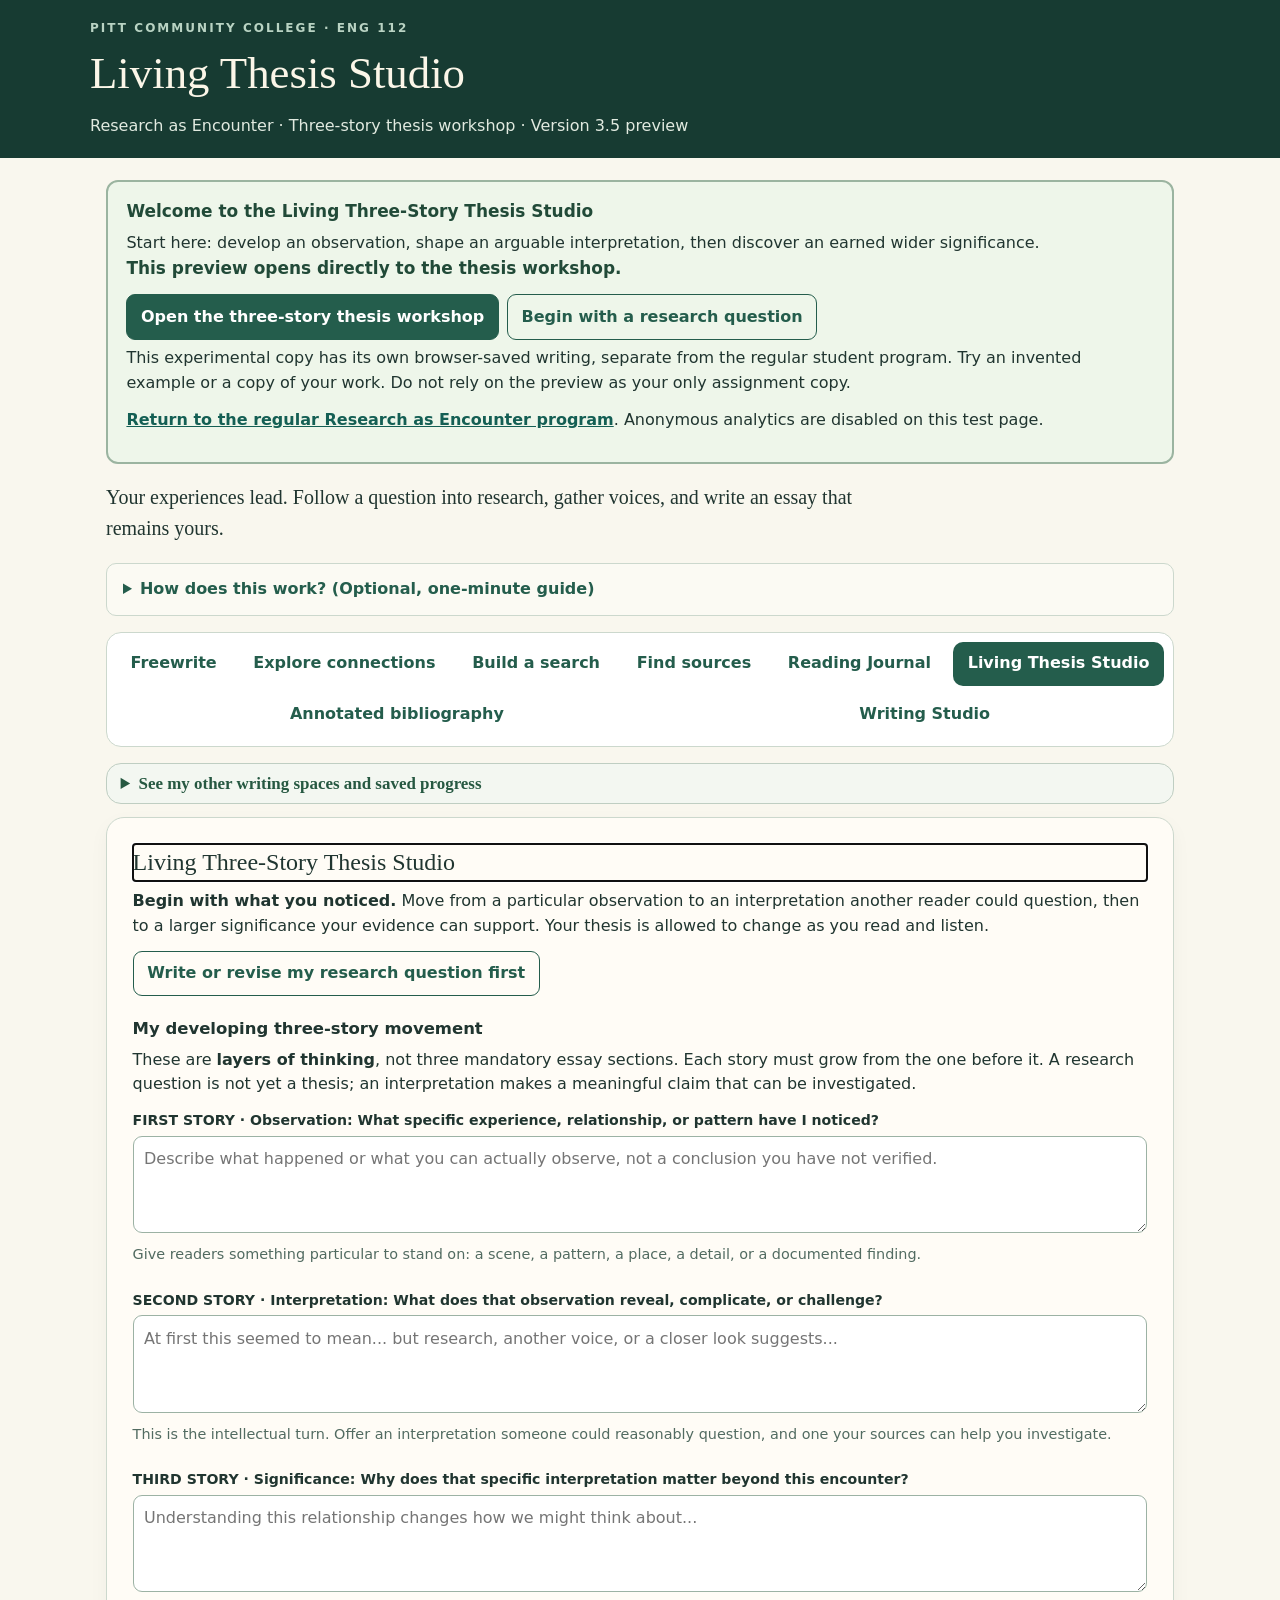
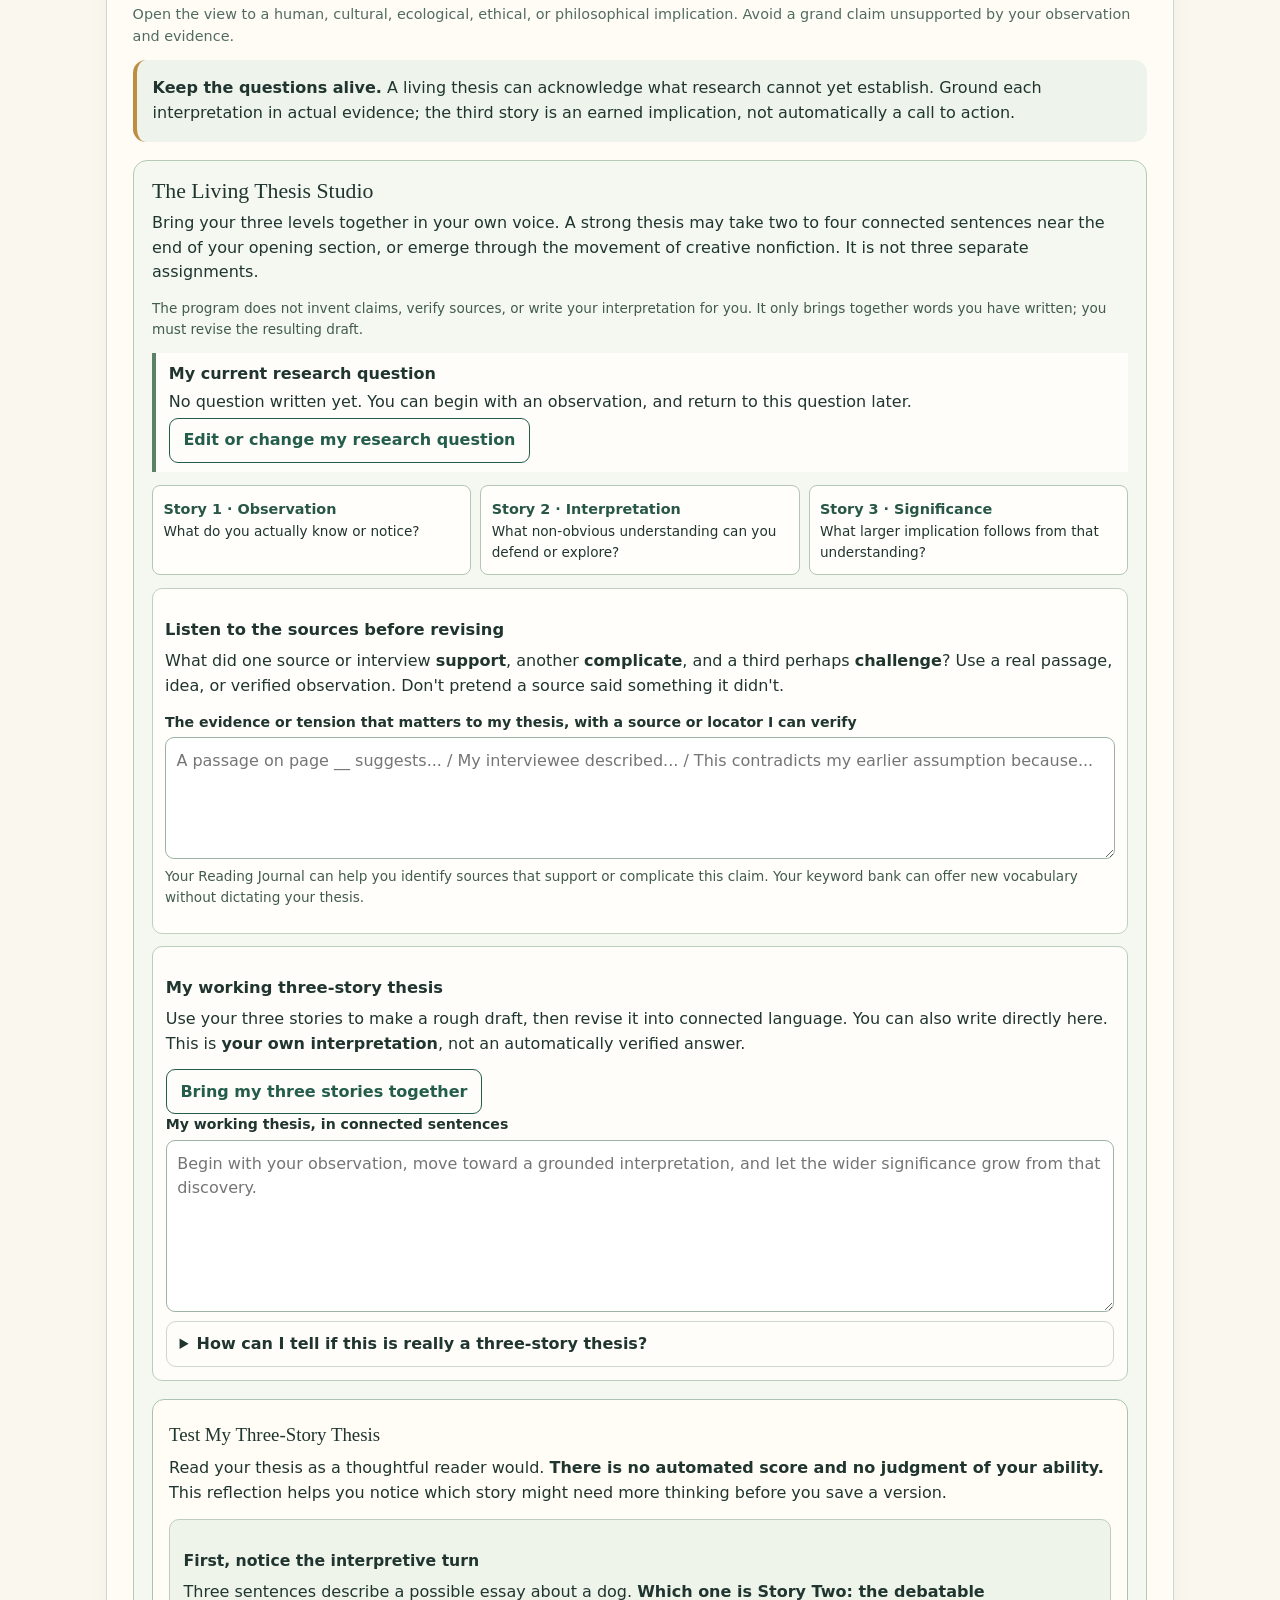
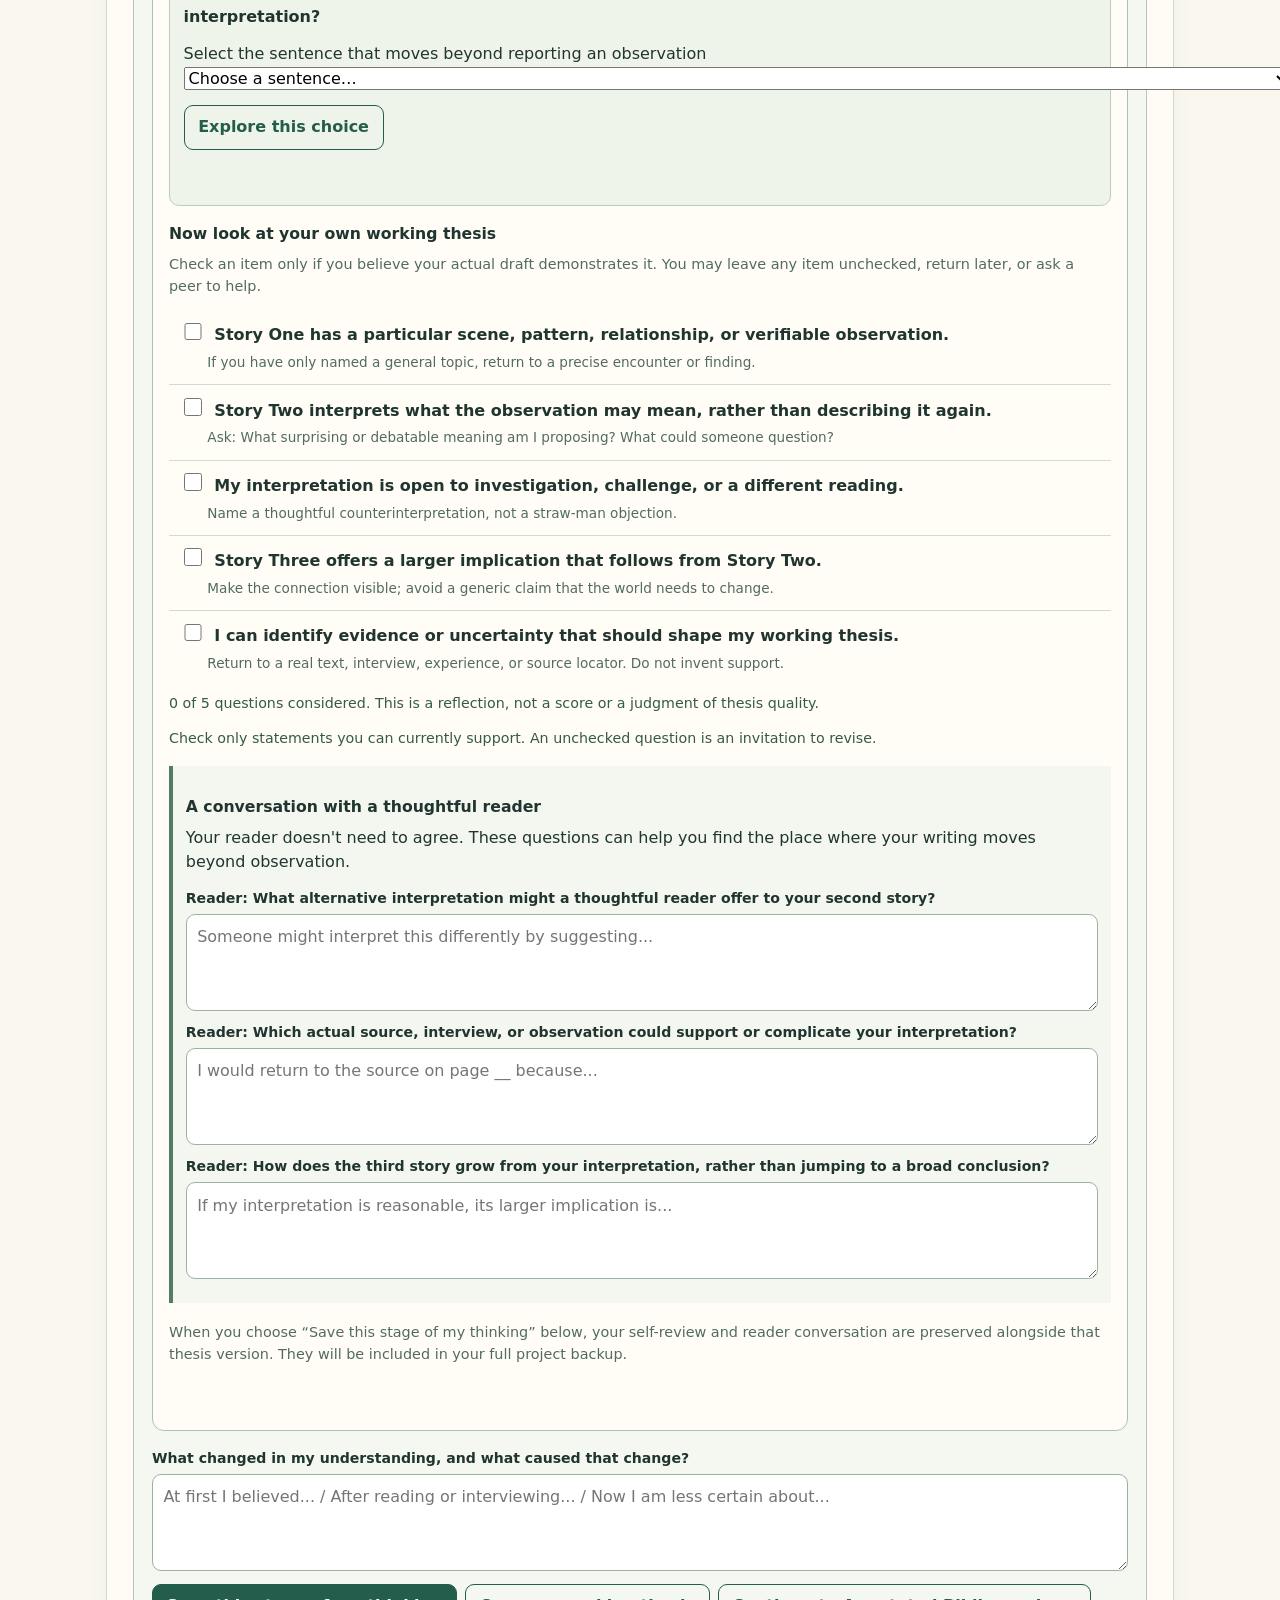
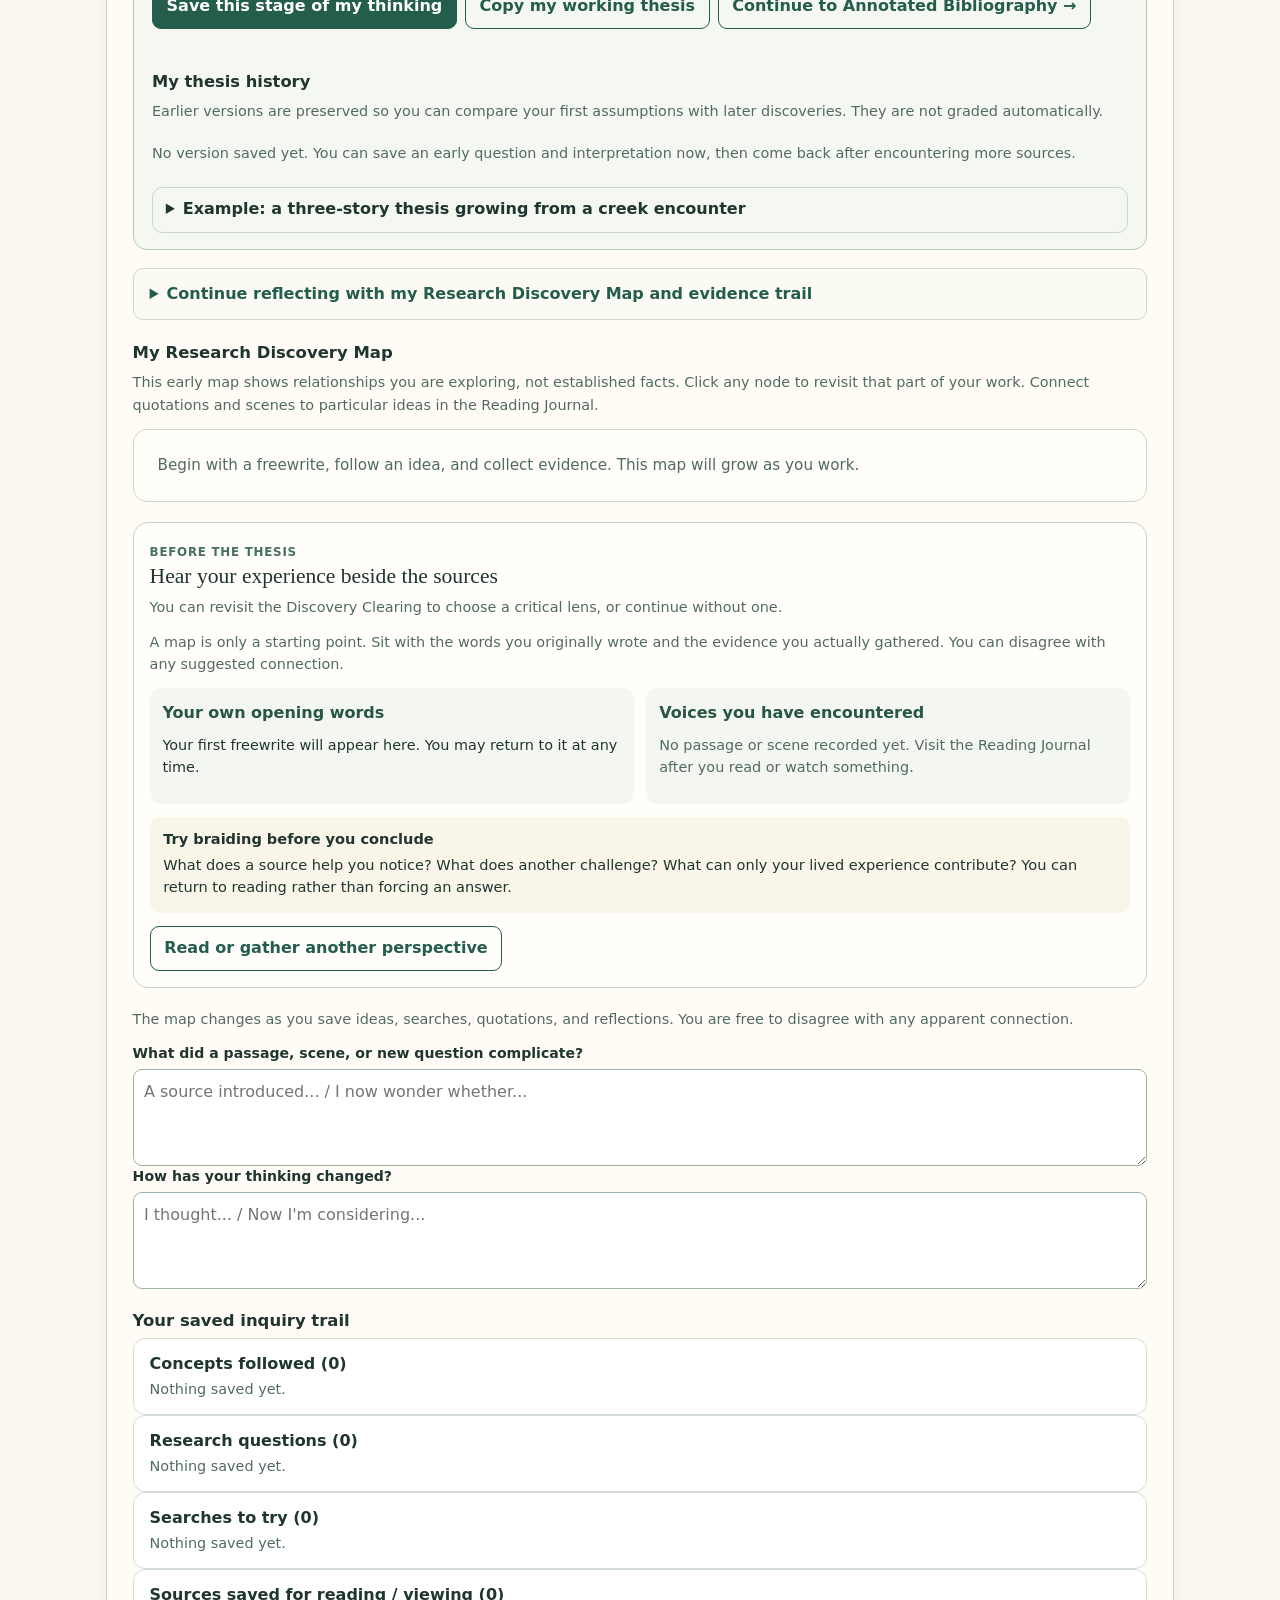
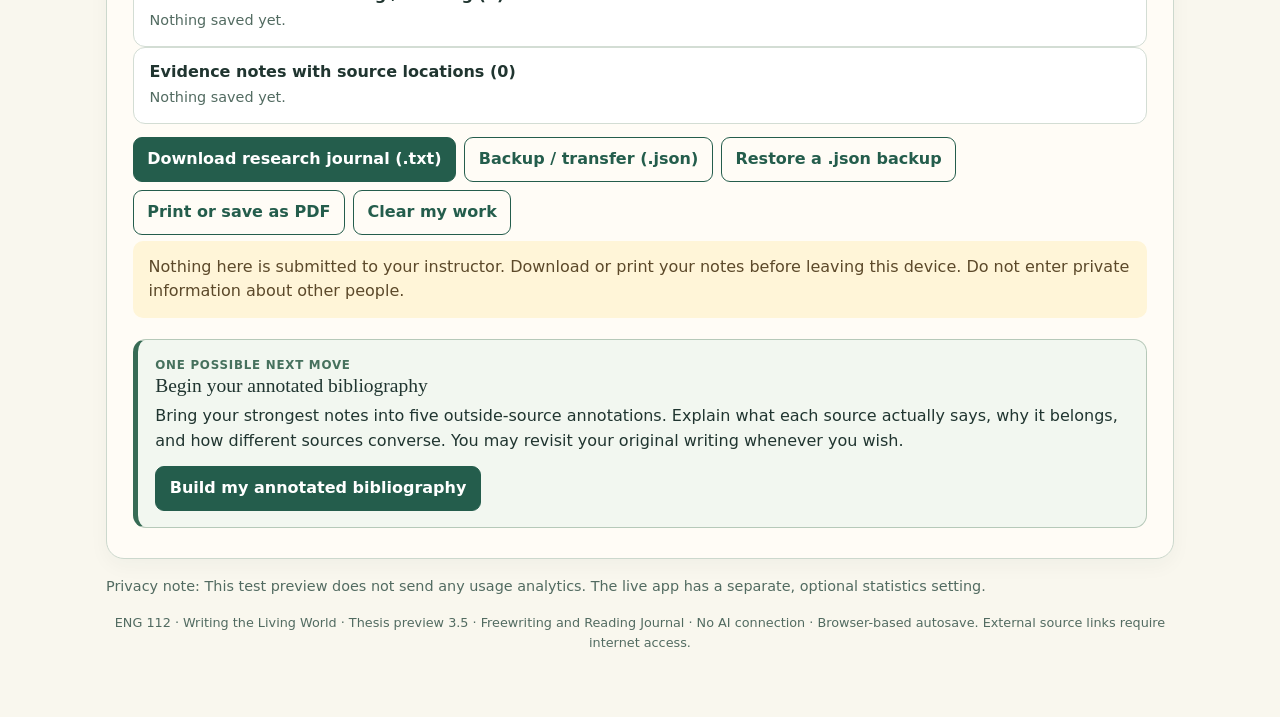
<file: thesis-studio-preview.html>
<!doctype html>
<html lang="en"><head><meta charset="utf-8"><meta name="viewport" content="width=device-width, initial-scale=1"><meta name="theme-color" content="#193a34"><title>Living Thesis Studio · Version 3.5 Preview | ENG 112</title>
<style>
:root{--ink:#203530;--muted:#526b61;--green:#245d4c;--leaf:#dbeadd;--paper:#f9f7ee;--cream:#fffcf6;--line:#ccd8cd;--gold:#bd8e42;--faint:#eef3eb}*{box-sizing:border-box}body{margin:0;background:var(--paper);color:var(--ink);font:16px/1.55 system-ui,-apple-system,BlinkMacSystemFont,"Segoe UI",sans-serif}button,input,textarea,select{font:inherit}button{cursor:pointer}a{color:#145f54}a:focus-visible,button:focus-visible,input:focus-visible,textarea:focus-visible,select:focus-visible{outline:3px solid #bd8e42;outline-offset:3px}.top{background:#173b32;color:#fbf6e8;padding:1.2rem max(1rem,calc((100vw - 1100px)/2))}.eyebrow{font-size:.75rem;letter-spacing:.17em;text-transform:uppercase;color:#b9d3c3;font-weight:700}.top h1{font-family:Georgia,serif;font-size:clamp(1.8rem,4vw,2.8rem);font-weight:500;margin:.1rem 0}.top p{margin:.3rem 0 0;max-width:780px;color:#e1eae0}.shell{max-width:1100px;margin:auto;padding:1.3rem 1rem 4rem}.intro{font-family:Georgia,serif;font-size:1.25rem;max-width:760px;margin:.5rem 0 1.2rem}.nav{display:flex;flex-wrap:wrap;gap:.45rem;padding:.55rem;border:1px solid var(--line);border-radius:15px;background:white;margin-bottom:1rem}.nav button{padding:.6rem .85rem;border:0;border-radius:10px;background:transparent;color:var(--green);font-weight:700}.nav button[aria-selected="true"]{background:var(--green);color:white}.panel{background:var(--cream);border:1px solid var(--line);border-radius:18px;padding:clamp(1rem,2.8vw,1.6rem);box-shadow:0 7px 20px #1e3d2c0a;margin-bottom:1rem}h2{font-family:Georgia,serif;font-size:1.5rem;font-weight:500;margin:0 0 .5rem}h3{font-size:1.03rem;margin:1.2rem 0 .25rem}p{margin:.4rem 0 .8rem}.hint,.small{color:var(--muted);font-size:.9rem}.tiny{font-size:.76rem;color:var(--muted)}.grid{display:grid;grid-template-columns:repeat(3,minmax(0,1fr));gap:.75rem}.two{display:grid;grid-template-columns:repeat(2,minmax(0,1fr));gap:.8rem}.field{display:flex;flex-direction:column;gap:.25rem}.field label{font-weight:700;font-size:.88rem}.field input,.field textarea,.field select,textarea.query{border:1px solid #9cb2a4;border-radius:9px;background:white;width:100%;padding:.65rem;color:var(--ink);min-width:0}.field textarea{min-height:80px;resize:vertical}.actions{display:flex;gap:.5rem;flex-wrap:wrap;margin-top:.8rem}.primary,.secondary,.chip,.textbutton{border-radius:9px;padding:.57rem .85rem;border:1px solid var(--green);background:var(--green);color:white;font-weight:650}.secondary{color:var(--green);background:transparent}.chip{border-color:#b7c9b9;background:#edf4e9;color:#225847;font-weight:500;padding:.4rem .65rem;text-align:left}.chip:hover,.secondary:hover{background:#dceadf}.textbutton{border:none;background:transparent;color:var(--green);text-decoration:underline;padding:.2rem}.stack{display:grid;gap:.7rem;margin-top:.8rem}.result{padding:.8rem 1rem;background:white;border:1px solid #d3ddd4;border-radius:12px}.result strong{display:block}.result .actions{margin-top:.5rem}.sug{background:var(--faint);padding:1rem;border-radius:13px;border-left:4px solid var(--gold)}.topic{font-size:.77rem;font-weight:800;text-transform:uppercase;color:#4b745c;letter-spacing:.07em}.info{background:#eef4f4;padding:.85rem 1rem;border-radius:10px}.notice{background:#fff5d8;padding:.85rem 1rem;border-radius:10px;color:#5c492a}.nav-bottom{display:flex;gap:.8rem;flex-wrap:wrap;margin-top:1rem}.saved{display:inline-flex;align-items:center;background:#dfeddd;color:#235437;padding:.2rem .5rem;border-radius:7px;font-size:.76rem}.source{border:1px solid var(--line);border-radius:12px;padding:.9rem;background:white}.source .badge{font-size:.7rem;color:#225747;background:#e4eee4;padding:.14rem .4rem;border-radius:6px;font-weight:700}.source h3{margin:.3rem 0 0;font-size:1rem}.source .meta{color:var(--muted);font-size:.83rem}.source p{font-size:.88rem}.controls{display:flex;gap:.5rem;flex-wrap:wrap;align-items:center}.controls select{padding:.45rem;border:1px solid var(--line);border-radius:8px}.querycard{padding:.8rem;background:#f3f5ee;border-radius:12px;margin:.6rem 0}.querycard textarea{min-height:64px;resize:vertical}details{border:1px solid var(--line);padding:.6rem .8rem;border-radius:10px;margin-top:.6rem}summary{cursor:pointer;font-weight:700}.footer{text-align:center;font-size:.8rem;color:var(--muted);margin-top:1rem}.hidden{display:none!important}.status{min-height:1.4rem;color:var(--green);font-size:.85rem;margin-top:.3rem}.librarylink{display:inline-block;margin:.4rem 0 0}.mode-chooser{display:flex;gap:1rem;flex-wrap:wrap;margin:1rem 0}.mode-chooser button{flex:1;min-width:200px;min-height:85px;text-align:left}.mode-chooser button small{display:block;font-weight:400;margin-top:.2rem}@media(max-width:680px){.grid,.two{grid-template-columns:1fr}.nav{display:grid;grid-template-columns:repeat(2,minmax(0,1fr))}.nav button{font-size:.84rem}.top{padding:1rem}.panel{border-radius:13px}.shell{padding:.8rem .7rem 2rem}}@media print{.top{background:white;color:black;padding:0}.top p,.eyebrow{color:#444}.nav,.actions,.mode-chooser,.no-print,button{display:none!important}.panel{border:0;box-shadow:none;break-inside:avoid}.hidden{display:block!important}body{background:white}}

/* Prototype 3.4 Freewriting Studio: visible pause and student-owned language */
.studio-head{padding:.7rem 0 1.1rem}.studio-head h2{font-family:Georgia,serif;font-size:clamp(1.65rem,4vw,2.25rem);line-height:1.22;font-weight:500;margin:.2rem 0 .6rem}.studio-head p{max-width:760px;margin:.2rem 0}.studio-eyebrow{color:#416b58}.studio-choice{display:grid;grid-template-columns:repeat(2,minmax(0,1fr));gap:.8rem;margin:1rem 0 1.25rem}.choice-card{display:flex;flex-direction:column;text-align:left;gap:.3rem;background:#fffdf7;border:2px solid #ccd8cd;border-radius:17px;padding:1.2rem;color:#203530;min-height:145px}.choice-card strong{font-size:1.06rem}.choice-card span:last-child{font-size:.92rem;color:#526b61}.choice-card[aria-pressed="true"]{border-color:#245d4c;background:#eff5ed}.choice-card:hover{border-color:#245d4c}.choice-icon{font-size:1.7rem;line-height:1.2}.studio-write{margin-top:1rem}.studio-write label{font-size:1.12rem;font-weight:700}.studio-write textarea{min-height:260px;line-height:1.75;font-size:1.05rem;background:#fffefa;resize:vertical}.studio-meter{display:flex;justify-content:space-between;gap:1rem;flex-wrap:wrap;font-size:.85rem;color:var(--muted);margin-top:.5rem}.starter-area,.chosen-invitation,.pause-invitation,.nudge-question,.thread-clearing{border:1px solid #b8cec0;background:#f0f5eb;border-radius:15px;padding:1rem;margin:1rem 0}.starter-area{background:#f8f6eb}.starter-heading{display:flex;justify-content:space-between;gap:1rem;flex-wrap:wrap}.starter-note{font-family:Georgia,serif;font-size:1.16rem;margin:.8rem 0;line-height:1.55}.starter-note small{display:block;font-family:system-ui,sans-serif;font-size:.83rem;color:var(--muted);margin-bottom:.35rem}.chosen-invitation{background:#fcf6e8}.chosen-invitation p,.nudge-question p,.pause-invitation p{margin:.35rem 0}.text-button{background:none;border:0;text-decoration:underline;color:var(--green);padding:0;cursor:pointer}.toggle-row{display:inline-flex;align-items:center;gap:.35rem;font-size:.88rem}.thread-clearing{background:#fffefa;border-color:var(--line);margin:2rem 0}.thread-clearing h3{font-family:Georgia,serif;font-weight:500;font-size:1.5rem;margin:.3rem 0}.thread-results{display:grid;grid-template-columns:repeat(2,minmax(0,1fr));gap:.7rem}.thread-option{border:1px solid var(--line);border-radius:12px;padding:.8rem;background:#f8faf6;display:flex;gap:.65rem;align-items:flex-start;cursor:pointer}.thread-option:has(input:checked){border-color:#245d4c;background:#e9f2e8}.thread-option input{margin-top:.35rem;flex-shrink:0}.thread-option strong{display:block}.thread-option small{color:var(--muted);display:block;margin-top:.25rem}.legacy-bridge{margin-top:2rem;padding:1rem;border-top:1px solid var(--line);color:#435b50}.legacy-bridge summary{cursor:pointer}.studio-bottom{margin-top:1rem}.studio-bottom .actions{margin:.7rem 0}.hidden{display:none!important}@media(max-width:600px){.studio-choice,.thread-results{grid-template-columns:1fr}.choice-card{min-height:0}.studio-write textarea{min-height:230px}}

.ws-format-actions{display:flex;gap:.5rem;flex-wrap:wrap;margin:.5rem 0}.ws-essay-preview{background:#fffefa;border:1px solid #b9cbbf;border-radius:9px;padding:1.2rem;font:1rem/2 Georgia,serif;white-space:pre-wrap}.ws-essay-preview p{margin:0;text-indent:.5in}.ws-essay-preview[hidden]{display:none}

/* A true WYSIWYG drafting surface; hidden textarea remains the stable autosave/export store. */
.ws-rich-editor{min-height:360px;max-height:70vh;overflow-y:auto;padding:1rem 1.15rem;background:#fffefa;border:1px solid #9cb2a4;border-radius:9px;font:1rem/2 "Times New Roman",Georgia,serif;white-space:pre-wrap;overflow-wrap:anywhere;outline-offset:2px}
.ws-rich-editor:focus-visible{outline:3px solid #bd8e42}
.ws-rich-editor p,.ws-rich-editor div{margin:0;text-indent:.5in;min-height:1.5em}
.ws-rich-editor:empty:before{content:attr(data-placeholder);color:#6a7c72;font-family:system-ui,sans-serif;font-size:.95rem}
@media(max-width:700px){.ws-rich-editor{min-height:380px;max-height:65vh}}

/* v3.2: distinguish a visible invitation from a demand for attention */
.studio-ask{margin-top:.65rem;font-size:.86rem;padding:.38rem .65rem;border-style:dashed;background:#f5f4e8}
.pause-invitation,.nudge-question{position:fixed;right:clamp(.7rem,2vw,2rem);bottom:calc(.75rem + env(safe-area-inset-bottom));z-index:60;max-height:min(78dvh,580px);overflow:auto;width:min(420px,calc(100vw - 1.4rem));border:2px solid #ba9147;border-left:7px solid #ba9147;box-shadow:0 12px 38px #122b2480;background:#fffaf0;margin:0;padding:1.1rem 1.2rem;animation:invitation-in .3s ease-out}
.pause-invitation strong,.nudge-question strong{font-family:Georgia,serif;font-size:1.2rem;font-weight:600}
.pause-invitation p,.nudge-question p{margin:.25rem 0 .6rem}.pause-invitation .toggle-row{margin-top:.55rem}
.pause-eyebrow{color:#654c27;font-size:.73rem;font-weight:800;letter-spacing:.07em;text-transform:uppercase;margin-bottom:.4rem}
@keyframes invitation-in{from{opacity:0;transform:translateY(15px)}to{opacity:1;transform:translateY(0)}}
.language-clearing{background:#f2f7f0;border:1px solid #b5ccbb;border-radius:12px;padding:1rem;margin:1.3rem 0}
.language-clearing h4,.thread-clearing h4{margin:0 0 .25rem;font-size:1rem}
.phrase-results{display:flex;gap:.5rem;flex-wrap:wrap;margin:.8rem 0}
.phrase-option{display:inline-flex;align-items:center;gap:.4rem;border:1px solid #acbfae;border-radius:99px;background:#fffefa;color:#254a3e;padding:.45rem .75rem;font-size:.87rem;line-height:1.35;cursor:pointer;max-width:100%;overflow-wrap:anywhere}
.phrase-option:has(input:checked){background:#e0eee0;border-color:#40745b;font-weight:650}
.phrase-option input{accent-color:#245d4c;flex-shrink:0}
.highlight-details{margin-top:1rem;background:#fffdf8}
.highlighted-preview{white-space:pre-wrap;overflow-wrap:anywhere;max-height:240px;overflow:auto;line-height:1.8;font-size:.92rem;padding:.9rem .2rem .3rem}
.highlighted-preview mark{background:#ffdf93;color:#21342c;border-radius:.2em;padding:0 .1em;box-decoration-break:clone}
@media (max-width:600px){.pause-invitation,.nudge-question{left:.55rem;right:.55rem;width:auto;bottom:calc(.55rem + env(safe-area-inset-bottom));padding:.9rem}.phrase-results{gap:.4rem}.phrase-option{font-size:.82rem}}
@media (prefers-reduced-motion:reduce){.pause-invitation,.nudge-question{animation:none}}
@media print{.pause-invitation,.nudge-question,.studio-ask{display:none!important}}

/* 3.2 Reading Journal and connected discovery */
.source-new{margin:1rem 0;padding:.85rem 1rem;border:1px solid var(--line);border-radius:12px;background:#fffef9}.source-new summary{cursor:pointer;font-weight:650;color:var(--green)}
.shelf-item{display:flex;gap:.7rem;justify-content:space-between;align-items:center;flex-wrap:wrap;background:#f4f7f0;border:1px solid var(--line);padding:.65rem .9rem;border-radius:10px}
.shelf-item button{flex-shrink:0}.source-meta{font-size:.82rem;color:var(--muted)}
.evidence-card{border:1px solid var(--line);padding:1rem;border-radius:14px;background:#fffef9;overflow-wrap:anywhere}
.evidence-card blockquote{margin:.55rem 0;padding:.5rem .8rem;border-left:3px solid var(--gold);font-family:Georgia,serif;background:#f9f7ef;white-space:pre-wrap}
.evidence-card p{margin:.4rem 0}.evidence-card .actions{margin-top:.65rem}
.evidence-caption{display:block;font-size:.83rem;color:var(--muted)}
.pathway-scroll{border:1px solid var(--line);border-radius:14px;overflow-x:auto;background:#fffdf8;padding:.8rem}
.pathway-svg{display:block;width:100%;min-width:920px;height:auto}
.pathway-svg .node{cursor:pointer}.pathway-svg .node:focus-visible rect{stroke:#b18a35;stroke-width:4}
.pathway-svg text{font-family:system-ui,-apple-system,sans-serif;pointer-events:none}
.pathway-empty{font-size:.95rem;padding:.7rem;color:var(--muted)}
@media(max-width:600px){.shelf-item{display:block}.shelf-item button{margin-top:.6rem}.evidence-card{padding:.85rem}}
</style>
<style>
/* Research as Encounter 3.3: guidance without compulsory steps */

/* 3.4 welcome: choice first, instruction only when requested */
.self-guide{border:1px solid #b8cdbb;border-radius:15px;background:#f2f7ef;padding:1rem 1.1rem;margin-bottom:1.3rem}
.self-guide-head h2{font:500 1.42rem Georgia,serif;margin:.15rem 0 .35rem}
.self-guide-head p{font-size:.93rem;color:#486358;margin:.2rem 0 .8rem}
.self-guide-kicker{font-size:.7rem;letter-spacing:.075em;text-transform:uppercase;font-weight:800;color:#396f58}
.self-guide-options{display:grid;grid-template-columns:repeat(2,minmax(0,1fr));gap:.55rem}
.self-guide-option{background:#fffefa;border:1px solid #b7cdbb;border-radius:11px;color:#204b3e;padding:.75rem .85rem;text-align:left;min-width:0}
.self-guide-option:hover,.self-guide-option:focus-visible{background:#e6f0e4;border-color:#397a59}
.self-guide-option strong,.self-guide-option span{display:block}
.self-guide-option strong{font-size:.95rem}
.self-guide-option span{font-size:.82rem;color:#546b60;margin-top:.24rem}
.self-guide-foot{font-size:.83rem;color:#4e6659;margin:.85rem 0 0}
.self-guide-foot .text-button{font-size:.83rem}
@media(max-width:680px){.self-guide{padding:.85rem}.self-guide-options{grid-template-columns:1fr}.self-guide-option{padding:.68rem .75rem}}

.journey-overview{background:#f3f7f1;border:1px solid #bfcec2;border-radius:15px;padding:1rem;margin:0 0 1.25rem}
.journey-overview h2{font:500 1.25rem Georgia,serif;margin:0 0 .3rem}
.journey-intro{color:var(--muted);font-size:.91rem;margin:.25rem 0 .7rem}
.journey-steps{display:grid;grid-template-columns:repeat(6,minmax(0,1fr));gap:.45rem}
.journey-step{background:#fffefa;color:#244b3d;border:1px solid #b9cabc;border-radius:10px;padding:.65rem .3rem;display:flex;flex-direction:column;gap:.3rem;align-items:center;text-align:center;line-height:1.24;font-size:.78rem}
.journey-step[aria-current="step"]{border:2px solid #3d765d;background:#e5f2e7;font-weight:700}
.journey-step .step-status{color:#53695d;font-size:.7rem;font-weight:400}
.journey-footer{display:flex;justify-content:space-between;flex-wrap:wrap;align-items:center;gap:.5rem;margin-top:.8rem;font-size:.84rem}
.journey-footer button{padding:.42rem .7rem}
.transition-guide{margin:1.35rem 0 .3rem;padding:1rem 1.1rem;border:1px solid #b6c9b9;border-left:5px solid #376b55;border-radius:13px;background:#f2f7f0}
.transition-guide h3{font:500 1.22rem Georgia,serif;margin:0 0 .45rem}
.transition-guide p{margin:.32rem 0 .7rem}
.transition-guide .actions{margin:.75rem 0 0}
.transition-step{color:#46715d;font-size:.74rem;letter-spacing:.065em;text-transform:uppercase;font-weight:750}
.lens-garden{margin:1.1rem 0;padding:1rem;border:1px solid #d0d8ca;background:#fffef9;border-radius:14px}
.lens-garden h3{margin:.2rem 0 .5rem;font:500 1.35rem Georgia,serif}
.lens-grid{display:grid;grid-template-columns:repeat(2,minmax(0,1fr));gap:.65rem;margin:.8rem 0}
.lens-choice{display:block;cursor:pointer;border:1px solid #cbd7cc;border-radius:11px;padding:.75rem;background:#fefdf7}
.lens-choice:has(input:checked){border-color:#447e62;background:#eaf4e8}
.lens-choice input{accent-color:#245d4c;margin-right:.35rem}
.lens-choice strong{font-size:.9rem}
.lens-choice p{color:var(--muted);font-size:.81rem;margin:.4rem 0 0}
.lens-recommended{display:block;font-size:.72rem;color:#30664c;font-weight:700;margin-bottom:.15rem}
.lens-summary{font-size:.87rem;color:#30533e;margin:.55rem 0}
.source-progress{display:inline-block;font-size:.75rem;color:#27523f;background:#e1eee1;border:1px solid #b7cbb7;border-radius:99px;padding:.19rem .55rem;margin-top:.35rem}
.source-progress.pending{background:#fbf1db;border-color:#dbcba2;color:#675022}
.source-progress.connected{background:#e9e5f2;border-color:#c4b5d1;color:#51396b}
.synthesis-studio{border:1px solid #c4d4c6;border-radius:15px;background:#fffefa;padding:1rem;margin:1.25rem 0}
.synthesis-studio h3{font:500 1.35rem Georgia,serif;margin:0 0 .4rem}
.synthesis-columns{display:grid;grid-template-columns:repeat(2,minmax(0,1fr));gap:.8rem;margin:.8rem 0}
.synthesis-column{padding:.8rem;background:#f4f7f0;border-radius:10px;max-height:290px;overflow:auto}
.synthesis-column h4{margin:0 0 .5rem;color:#275743}
.synthesis-column .original{white-space:pre-wrap;overflow-wrap:anywhere;font-size:.9rem}
.synthesis-evidence{border-bottom:1px solid #cfdbd2;padding:.5rem 0;font-size:.88rem;overflow-wrap:anywhere}
.synthesis-evidence:last-child{border:0}
.synthesis-evidence q{display:block;font-family:Georgia,serif;margin:.3rem 0}
.synthesis-invitation{background:#f9f5e9;padding:.7rem .85rem;border-radius:10px;font-size:.91rem}
.synthesis-invitation p{margin:.2rem 0}
.journey-alert{background:#fcf5e4;border:1px solid #dac899;border-radius:9px;padding:.65rem .85rem;font-size:.88rem;margin:.65rem 0}
@media(max-width:700px){.journey-steps{grid-template-columns:repeat(3,minmax(0,1fr))}.lens-grid,.synthesis-columns{grid-template-columns:1fr}.journey-step{font-size:.73rem}}
@media print{.journey-overview,.transition-guide .actions{display:none!important}.synthesis-column{max-height:none}}

.journey-overview summary{cursor:pointer;color:#265841;font:600 1.06rem Georgia,serif;list-style-position:inside}
.journey-overview:not([open]){padding:.62rem .85rem;margin-bottom:.8rem}
.journey-overview[open] summary{margin-bottom:.5rem}
/* Small-screen focus: keep the actual writing invitation close to the first viewport. */
@media(max-width:600px){
 .top{padding:.85rem 1rem}
 .top h1{font-size:1.72rem}
 .top p{font-size:.87rem;line-height:1.42}
 .shell{padding-top:.75rem}
 .intro{font-size:1.08rem;line-height:1.42;margin:0 0 .65rem}
 .nav{padding:.34rem;gap:.3rem;margin-bottom:.55rem}
 .nav button{padding:.48rem .48rem;font-size:.84rem;line-height:1.24}
 .journey-overview:not([open]){padding:.48rem .65rem;margin-bottom:.6rem}
 .studio-head{padding:.3rem 0 .65rem}
 .studio-head h2{font-size:1.56rem}
 .studio-head p{font-size:.93rem;line-height:1.42}
}

/* Version 3.4: writing spaces and mobile-first document-building guidance */
.writing-space{max-width:100%;overflow-wrap:anywhere}.writing-head{margin:0 0 1rem}.writing-head h2{font-family:Georgia,serif;font-size:clamp(1.65rem,3vw,2.15rem);margin:.3rem 0 .4rem}.writing-head p{margin:.2rem 0 .6rem;color:var(--muted)}
.ws-banner{border:1px solid #bed2bd;border-radius:13px;background:#f0f6ee;padding:1rem;margin:.75rem 0 1rem;color:#25483c}.ws-small{display:block;font-size:.89rem;color:#51685e;margin-top:.4rem}
.ws-toolbar{display:flex;align-items:center;justify-content:space-between;gap:.8rem;flex-wrap:wrap;border:1px solid var(--line);background:#fffdf6;padding:.75rem;border-radius:12px;margin:1rem 0}.ws-toolbar-actions{display:flex;gap:.5rem;flex-wrap:wrap}.ws-save-indicator{font-size:.87rem;color:#375e49}.ws-save-indicator.ws-error{color:#aa3434;font-weight:700}
.ws-tips{border:1px solid var(--line);background:#fbfaf3;padding:.8rem 1rem;border-radius:10px;margin-bottom:1rem}.ws-tips summary{font-weight:650;cursor:pointer;color:var(--green)}.ws-tips p{margin:.5rem 0}
.ws-card{background:#fffefa;border:1px solid #d6ded3;border-radius:14px;padding:clamp(.8rem,2.3vw,1.25rem);margin:1rem 0}.ws-card h3{font-size:1.23rem;margin:.25rem 0 .35rem;font-family:Georgia,serif}.ws-card-top{display:flex;justify-content:space-between;gap:.6rem;flex-wrap:wrap}.ws-kicker{font-size:.75rem;letter-spacing:.06em;text-transform:uppercase;font-weight:750;color:#3d6956}.ws-muted{font-size:.89rem;line-height:1.5;color:#4f685c;margin:.4rem 0 .8rem}.ws-form-grid{display:grid;grid-template-columns:repeat(2,minmax(0,1fr));gap:.85rem}.ws-form-grid>div{min-width:0}.ws-form-note{align-self:end;color:var(--muted);font-size:.86rem}.ws-card label{display:block;font-weight:650;margin:.75rem 0 .25rem}.ws-card input:not([type="checkbox"]):not([type="file"]),.ws-card select,.ws-card textarea{width:100%;max-width:100%;border:1px solid #b9cbbf;border-radius:9px;background:white;color:var(--ink);padding:.65rem .7rem}.ws-card textarea{resize:vertical;line-height:1.62}.ws-card :is(input,select,textarea):focus{outline:2px solid #62937a;outline-offset:1px}.ws-card textarea#ws-essay-body{min-height:330px;font:1rem/1.75 Georgia,serif}.ws-wordline{display:flex;justify-content:space-between;gap:.5rem;flex-wrap:wrap;color:#536c5e;font-size:.82rem;margin:.25rem 0 .75rem}.ws-count-line strong{font-size:1rem;color:#204d3d}.ws-count-line .ws-ready{color:#1d7547}.ws-inline-actions{display:flex;gap:.55rem;flex-wrap:wrap;align-items:center;margin:.8rem 0}.ws-inline-actions button{padding:.55rem .8rem}.ws-inline-actions select{max-width:240px}.ws-lens-callout{border-left:4px solid #8baf94;background:#eff5ed;padding:1rem;border-radius:0 12px 12px 0;margin-top:1rem}.ws-lens-callout p{font-size:.9rem;margin:.35rem 0}.ws-prompt{font:1rem/1.6 Georgia,serif;margin-top:.7rem;background:#fffefa;border:1px solid #c5d7c4;border-radius:8px;padding:.85rem}.ws-annotation-cards{display:grid;gap:1rem}.ws-source-card{border:1px solid #cddacf;padding:1rem;border-radius:12px;background:#fbfcf9}.ws-source-card h4{margin:0 0 .35rem;font:1.15rem Georgia,serif}.ws-source-card .ws-form-grid{margin-top:.35rem}.ws-source-card p{margin:.45rem 0}.ws-roles{display:flex;align-items:center;gap:.6rem;flex-wrap:wrap}.ws-roles label{margin:0}.ws-roles select{width:auto;max-width:100%;flex:1}.ws-source-progress{font-size:.86rem;color:#3d6956;margin:.45rem 0 1rem}.ws-review-list{display:grid;gap:.55rem;margin-top:.9rem}.ws-review-item{background:#f0f6ee;padding:.8rem .9rem;border-radius:10px;border-left:3px solid #74a28b;font-size:.92rem}.ws-review-item.ws-attention{background:#fff8e9;border-left-color:#bc985b}.ws-review-item strong{display:block;margin-bottom:.15rem}.ws-visual-card{border:1px solid #d3dccd;border-radius:10px;padding:.85rem;margin:1rem 0;background:#fcfcf7}.ws-visual-card h4{font:1.13rem Georgia,serif;margin:.1rem 0 .55rem}.ws-image-preview{max-width:min(300px,100%);max-height:190px;object-fit:contain;display:block;margin:.7rem auto;border:1px solid #ccd5ca;border-radius:8px}.ws-image-status{font-size:.83rem;color:#4d655b;margin-top:.5rem}.ws-file-help{font-size:.83rem;color:var(--muted);margin:.4rem 0}.ws-link{border:0;background:none;color:var(--green);text-decoration:underline;padding:0;font-weight:600}.ws-link:focus-visible{outline:2px solid #397557}.ws-annotation-count{font-size:.83rem;color:#596d5c}.ws-card p code{padding:.1rem .25rem;background:#f1f2eb;border-radius:4px}.sr-only{position:absolute!important;width:1px!important;height:1px!important;overflow:hidden!important;clip:rect(0,0,0,0)!important;white-space:nowrap!important}
.nav{display:flex;flex-wrap:wrap}.nav button{flex:1 1 auto}.journey-steps{grid-template-columns:repeat(4,minmax(0,1fr))}
@media(max-width:700px){.ws-form-grid{grid-template-columns:1fr}.ws-toolbar{display:block}.ws-toolbar-actions{margin-top:.6rem}.ws-toolbar-actions button{flex:1 1 45%}.ws-card{margin:.65rem 0;padding:.8rem}.journey-steps{grid-template-columns:repeat(2,minmax(0,1fr))}.ws-card textarea#ws-essay-body{min-height:360px}}
@media print{.ws-toolbar,.ws-tips,.ws-inline-actions,.ws-lens-callout,.ws-review-card,.transition-guide{display:none!important}}

/* Small screens: one swipeable navigation row and two obvious writing shortcuts. */
.ws-mobile-jumps{display:none}
@media(max-width:700px){
 .top p{font-size:.88rem}
 .intro{font-size:1.04rem;line-height:1.42}
 .nav{display:flex;flex-wrap:nowrap;overflow-x:auto;overscroll-behavior-x:contain;scroll-snap-type:x proximity;-webkit-overflow-scrolling:touch;gap:.35rem;padding:.4rem;margin-bottom:.45rem}
 .nav button{flex:0 0 auto;white-space:nowrap;min-width:max-content;padding:.5rem .7rem;scroll-snap-align:start}
 .ws-mobile-jumps{display:flex;gap:.45rem;align-items:center;flex-wrap:wrap;margin:.15rem 0 .55rem}
 .ws-mobile-jumps .ws-jump-label{color:var(--muted);font-size:.78rem;width:100%}
 .ws-mobile-jumps button{flex:1 1 auto;font-size:.79rem;padding:.42rem .5rem}
 .ws-intro-more{margin-bottom:.55rem}
}


/* Optional and transparent anonymous usage counts. */
.analytics-privacy{margin:1rem 0 1.3rem;padding:.78rem 1rem;background:#f5f8f3;border:1px solid #b9cdbd;border-radius:10px;font-size:.85rem;color:#40584c}
.analytics-privacy summary{font-weight:700;cursor:pointer;color:#225545}
.analytics-privacy p{margin:.65rem 0}
.analytics-privacy label{display:flex;gap:.5rem;align-items:flex-start;font-weight:600;cursor:pointer}
.analytics-privacy input{margin-top:.2rem;flex-shrink:0}
.analytics-privacy .analytics-state{font-size:.79rem;color:#51675b}

/* Keyboard, low-motion, and skip navigation refinements. */
.skip-to-content{position:absolute;top:-100px;left:1rem;z-index:9999;background:#fffefa;color:#173b32;padding:.7rem 1rem;border:3px solid #bd8e42;border-radius:8px;font-weight:700}
.skip-to-content:focus{top:1rem}
@media (prefers-reduced-motion:reduce){html:focus-within{scroll-behavior:auto!important}*,*::before,*::after{scroll-behavior:auto!important;animation-duration:.01ms!important;transition-duration:.01ms!important}}

/* Keyword Discovery Studio: instructor-curated vocabulary and a student-owned bank. */
.keyword-discovery{background:#f2f7ef;border:1px solid #b2c9b6;border-radius:14px;padding:1.1rem;margin:.9rem 0 1.3rem}
.keyword-discovery h3{margin:.2rem 0 .4rem;font-size:1.16rem}
.keyword-discovery h4{font-size:1rem;margin:.8rem 0 .4rem}
.keyword-discovery .keyword-explainer{max-width:820px}
.keyword-choices{display:grid;grid-template-columns:repeat(2,minmax(0,1fr));gap:.75rem;margin:.65rem 0 1rem}
.keyword-direction{background:#fffdfa;border:1px solid #bccfbe;border-radius:10px;padding:.8rem;min-width:0}
.keyword-direction h4{margin:.1rem 0 .25rem;color:#245d4c}
.keyword-direction p{margin:.15rem 0 .6rem;font-size:.87rem;line-height:1.5}
.keyword-directory{font-weight:700;font-size:.77rem;color:#355a47}
.keyword-chips{display:flex;flex-wrap:wrap;gap:.4rem}
.keyword-chip{font-size:.83rem;line-height:1.3;padding:.4rem .65rem;background:#f5f7f0;border:1px solid #829e86;border-radius:12px;color:#214e3b;text-align:left}
.keyword-chip[aria-pressed="true"]{background:#275b45;border-color:#275b45;color:#fff}
.keyword-chip:hover,.keyword-chip:focus-visible{border-color:#274c3c;outline-offset:2px}
.keyword-bank-list{display:flex;gap:.4rem;flex-wrap:wrap;padding:.65rem;background:#fffefa;border:1px solid #afc2b0;border-radius:10px;min-height:2.9rem;margin:.5rem 0 .8rem}
.keyword-bank-pill{display:inline-flex;align-items:center;gap:.35rem;padding:.25rem .35rem .25rem .65rem;border:1px solid #a3bda4;border-radius:16px;background:#e7efe5;font-size:.86rem}
.keyword-bank-pill button{padding:.08rem .38rem;border:1px solid #42694e;border-radius:6px;background:#fffefa;color:#214934;font-size:.8rem}
.keyword-bank-help{font-size:.83rem;color:#415c4b}
.keyword-field-row{display:flex;flex-wrap:wrap;align-items:end;gap:.6rem}
.keyword-field-row .field{flex:1 1 250px}
.keyword-field-row .field input{width:100%}
.keyword-note{border-top:1px solid #bdcdb8;padding-top:.8rem;margin-top:1rem}
.keyword-message{min-height:1.2em;font-size:.85rem;color:#245d4c}
.keyword-search-intro{margin:1rem 0 .75rem}
.query-purpose{font-size:.87rem;color:#415d4d}
@media(max-width:700px){.keyword-choices{grid-template-columns:1fr}.keyword-discovery{padding:.8rem}}

/* Living Three-Story Thesis Studio: student-authored, revisitable argument development */
.thesis-invitation,.living-thesis{border:1px solid #b6c9b6;border-radius:14px;background:#f4f8f1;padding:1rem 1.15rem;margin:1.15rem 0}
.living-thesis h3{font:500 1.36rem Georgia,serif;margin:.1rem 0 .45rem}
.living-thesis h4{font-size:1.02rem;margin:1rem 0 .3rem}
.thesis-story-brief{padding:.55rem .8rem;border-left:4px solid #5b8266;background:#fffdfa;margin:.7rem 0}
.thesis-story-brief p{margin:.2rem 0}
.thesis-narrative{background:#fffdfa;border:1px solid #bbcdbd;border-radius:10px;padding:.8rem;margin:.75rem 0}
.thesis-narrative textarea{min-height:160px}
.thesis-stages{display:grid;grid-template-columns:repeat(3,minmax(0,1fr));gap:.55rem;margin:.85rem 0}
.thesis-stage{border:1px solid #b4c6b4;border-radius:8px;background:#fffefa;padding:.65rem;min-width:0}
.thesis-stage strong{color:#285747;font-size:.9rem}
.thesis-stage span{display:block;font-size:.85rem}
.thesis-evidence{padding:.75rem;border-radius:10px;background:#fffefa;border:1px solid #c1d0c1}
.thesis-versions{display:grid;gap:.6rem}
.thesis-version{padding:.85rem;border:1px solid #bccdbe;border-radius:10px;background:#fffefa}
.thesis-version p{overflow-wrap:anywhere;white-space:pre-wrap}
.thesis-source-notice{font-size:.85rem;color:#425b4b}
.thesis-status{min-height:1.2em;font-size:.9rem;color:#245d4c}
@media(max-width:720px){.thesis-stages{grid-template-columns:1fr}.living-thesis{padding:.8rem}}

/* Separate preview: gentle test-banner + accessible formative self-review */
.preview-banner{border:2px solid #9bb4a0;border-radius:12px;background:#eef6ea;padding:1rem 1.15rem;margin:.1rem 0 1.15rem}
.preview-banner strong{display:block;color:#214a38;font-size:1.06rem}
.preview-banner a{font-weight:700}
.thesis-self-review{border:1px solid #aac2af;background:#fffdf6;border-radius:12px;padding:1rem;margin:1.1rem 0}
.thesis-self-review h4{font-family:Georgia,serif;font-size:1.18rem;font-weight:500;margin:.25rem 0 .45rem}
.thesis-self-review h5{font-size:.98rem;margin:1rem 0 .35rem}
.thesis-self-review .thesis-check-row{padding:.6rem .7rem;border-bottom:1px solid #d1dccf}
.thesis-self-review .thesis-check-row:last-child{border-bottom:0}
.thesis-check-row label{display:flex;align-items:baseline;gap:.6rem;font-weight:600}
.thesis-check-row label input{flex-shrink:0;width:1.1rem;height:1.1rem;accent-color:#255a43}
.thesis-check-row p{margin:.25rem 0 .1rem 1.7rem;font-size:.85rem}
.thesis-example-quiz{padding:.85rem;background:#eff4eb;border:1px solid #bdcdbc;border-radius:10px}
.thesis-reader-voices{padding:.8rem;border-left:4px solid #537d60;margin:1.1rem 0;background:#f3f7ef}
.thesis-reader-voices .field{margin:.7rem 0}
.thesis-reader-voices textarea{width:100%}
.thesis-review-archive{margin-top:.7rem;border-top:1px solid #d1decf;padding-top:.55rem}
.thesis-review-archive p{white-space:pre-wrap;overflow-wrap:anywhere;font-size:.9rem}
#thesis-self-progress,#thesis-self-next{font-size:.89rem;color:#355b42}
#thesis-practice-result,#thesis-review-status{min-height:1.4rem;font-size:.92rem;color:#285747}
@media(max-width:640px){.thesis-self-review{padding:.75rem}.preview-banner{padding:.8rem}}
</style></head><body><a class="skip-to-content" href="#main-content">Skip to main writing content</a>
<header class="top"><div class="eyebrow">Pitt Community College · ENG 112</div><h1>Living Thesis Studio</h1><p>Research as Encounter · Three-story thesis workshop · Version 3.5 preview</p></header>
<main class="shell" id="main-content" tabindex="-1">
<aside class="preview-banner" role="note" aria-label="Version 3.5 thesis studio preview">
<strong>Welcome to the Living Three-Story Thesis Studio</strong>
<p>Start here: develop an observation, shape an arguable interpretation, then discover an earned wider significance. <strong>This preview opens directly to the thesis workshop.</strong></p>
<div class="actions"><button type="button" id="preview-start-thesis" class="primary">Open the three-story thesis workshop</button><button type="button" id="preview-start-question" class="secondary">Begin with a research question</button></div>
<p>This experimental copy has its own browser-saved writing, separate from the regular student program. Try an invented example or a copy of your work. Do not rely on the preview as your only assignment copy.</p>
<p><a href="./index.html">Return to the regular Research as Encounter program</a>. Anonymous analytics are disabled on this test page.</p>
</aside>
<p class="intro">Your experiences lead. Follow a question into research, gather voices, and write an essay that remains yours.</p>
<details class="ws-tips ws-intro-more"><summary>How does this work? (Optional, one-minute guide)</summary><p>No need to finish eight steps or work in order. Choose where you are today. Each space offers a possible next move, and you can go backward or jump ahead at any time. The program offers questions, not answers or written paragraphs. Your work is yours and is never submitted automatically. It saves in <strong>this browser only</strong>; download both an editable Word file and a full project backup regularly, especially before changing devices.</p></details>
<div class="nav" role="tablist" aria-label="Research companion sections" aria-orientation="horizontal">
<button id="tab-begin" role="tab" aria-controls="page-begin" aria-selected="true" tabindex="0" data-tab="begin">Freewrite</button><button id="tab-explore" role="tab" aria-controls="page-explore" aria-selected="false" tabindex="-1" data-tab="explore">Explore connections</button><button id="tab-search" role="tab" aria-controls="page-search" aria-selected="false" tabindex="-1" data-tab="search">Build a search</button><button id="tab-read" role="tab" aria-controls="page-read" aria-selected="false" tabindex="-1" data-tab="read">Find sources</button><button id="tab-journal" role="tab" aria-controls="page-journal" aria-selected="false" tabindex="-1" data-tab="journal">Reading Journal</button><button id="tab-return" role="tab" aria-controls="page-return" aria-selected="false" tabindex="-1" data-tab="return">Living Thesis Studio</button><button id="tab-biblio" role="tab" aria-controls="page-biblio" aria-selected="false" tabindex="-1" data-tab="biblio">Annotated bibliography</button><button id="tab-writing" role="tab" aria-controls="page-writing" aria-selected="false" tabindex="-1" data-tab="writing">Writing Studio</button>
</div>
<div class="ws-mobile-jumps no-print"><span class="ws-jump-label">Jump ahead when you are ready:</span><button type="button" class="secondary" data-go="biblio">Annotated bibliography</button><button type="button" class="secondary" data-go="writing">Final essay</button></div>
<section class="panel" id="page-begin" role="tabpanel" aria-labelledby="tab-begin">
<div class="self-guide" id="self-guide">
  <div class="self-guide-head"><span class="self-guide-kicker">Welcome to your research companion</span><h2>Where are you in your writing today?</h2><p>You don't have to complete every step. Choose a place to begin, and follow the questions that matter to you. Change direction whenever you like.</p></div>
  <div class="self-guide-options" role="group" aria-label="Choose where to begin">
    <button type="button" class="self-guide-option" data-tab="begin"><strong>I'm starting with an experience</strong><span>Freewrite about a memory, place, or encounter.</span></button>
    <button type="button" class="self-guide-option" data-tab="search"><strong>I have a question to research</strong><span>Find search terms and sources worth reading.</span></button>
    <button type="button" class="self-guide-option" data-tab="biblio"><strong>I'm working on my sources</strong><span>Build my annotated bibliography.</span></button>
    <button type="button" class="self-guide-option" data-tab="writing"><strong>I'm ready to draft or revise</strong><span>Open the essay editor and write in my own voice.</span></button>
  </div>
  <p class="self-guide-foot"><strong>Your work belongs to you.</strong> Suggestions are optional. This browser saves your work locally; download a backup regularly. <button type="button" id="self-guide-backup" class="text-button">Back up my work</button></p>
</div>
<div class="studio-head"><div class="eyebrow studio-eyebrow">ENG 112 · Freewriting Studio</div><h2>Begin with something that stays with you.</h2><p>You might return to a memory, a place, a conversation, or an encounter with the living world. You do not need a research question, an assumption, or a scholarly term yet. Write first. Discover later.</p></div>
<div class="studio-choice" role="group" aria-label="Choose how to begin writing"><button type="button" id="start-own" class="choice-card" aria-pressed="true"><span class="choice-icon" aria-hidden="true">✎</span><strong>I have something in mind</strong><span>Begin with your own experience or observation.</span></button><button type="button" id="start-help" class="choice-card" aria-pressed="false"><span class="choice-icon" aria-hidden="true">✳</span><strong>Help me find a starting point</strong><span>Browse optional invitations to memory and discovery.</span></button></div>
<div id="starter-area" class="starter-area hidden"><div class="starter-heading"><strong>Choose an invitation, or keep looking.</strong><span class="hint">No obligation to follow any of these.</span></div><div class="starter-note" id="starter-card" aria-live="polite"></div><div class="actions"><button type="button" class="secondary" id="starter-next">Another invitation ↻</button><button type="button" class="secondary" id="starter-use">Keep this nearby as I write</button><button type="button" class="secondary" id="starter-close">I'll follow my own idea</button></div></div>
<div class="field studio-write"><label for="encounter">Your freewrite</label><p class="hint">Return to the moment. What was happening? Who or what else was present? What small detail is still with you? Give the memory room to surprise you.</p><textarea id="encounter" rows="13" placeholder="I remember... / One day I noticed... / I can't stop thinking about..." aria-describedby="studio-meter studio-privacy"></textarea><div class="studio-meter" id="studio-meter" aria-live="polite"><span id="word-counter">0 words</span><span id="writing-goal">Invitation: 250–400 words, not a requirement</span></div><button type="button" id="ask-question-now" class="secondary studio-ask">✧ Need a question to continue?</button></div>
<div id="chosen-invitation" class="chosen-invitation hidden"><strong>Optional writing invitation</strong><p id="chosen-invitation-text"></p><button type="button" id="clear-invitation" class="text-button">Dismiss this invitation</button></div>
<aside id="pause-invitation" class="pause-invitation hidden" role="note" aria-live="polite"><div><div class="pause-eyebrow">✧ A quiet writing invitation</div><strong>Want a question to keep going?</strong><p>You can keep thinking. Nothing is sent anywhere unless you choose.</p></div><div class="actions"><button type="button" id="offer-nudge" class="primary">Give me a question</button><button type="button" id="snooze-nudge" class="secondary">Not now</button></div><label class="toggle-row"><input type="checkbox" id="disable-nudges"> Turn off pause invitations</label></aside>
<aside id="nudge-question" class="nudge-question hidden" role="note" aria-live="polite"><div class="pause-eyebrow">✧ One way to go deeper</div><strong>One possible next question</strong><p id="nudge-copy"></p><div class="actions"><button type="button" id="different-nudge" class="secondary">Another question</button><button type="button" id="dismiss-nudge" class="primary">Return to writing</button></div></aside>
<div class="studio-bottom"><p class="hint">When you are ready, the companion can reflect possible ideas in your writing. You choose what matters, change its suggestions, or return to writing. You do not have to finish the memory.</p><div class="actions"><button class="primary" id="discover-threads">Discover possible threads →</button><button class="secondary" id="go-search">Go to research searches</button></div><p class="status" id="save-status" aria-live="polite"></p><p class="tiny" id="studio-privacy">Your writing, searches, evidence notes, and other personal entries stay in this browser; nothing is sent to an AI provider, PCC, or your instructor. If anonymous usage counts are activated, they may count visits and selections among built-in sections and curated sources, never your written words. See the privacy settings at the bottom of this page. Export backups before switching devices, and avoid entering sensitive information about others.</p></div>
<div id="thread-clearing" class="thread-clearing hidden"><div class="clearing-top"><div><span class="eyebrow studio-eyebrow">Discovery Clearing · First look</span><h3>What might your words be reaching toward?</h3><p>These are <em>possible</em> connections from a small, instructor-curated vocabulary. They are not an AI reading of your experience. Keep, reject, or name your own. Your freewrite is still yours.</p></div></div><div id="language-clearing" class="language-clearing"><h4>Words and images worth noticing</h4><p class="hint">These are phrases the program noticed in your own writing, not an interpretation of what they mean. Choose what matters, uncheck what doesn't, or add what we missed.</p><div id="phrase-results" class="phrase-results" role="group" aria-label="Choose significant phrases from your writing"></div><div class="field"><label for="custom-phrase">A word or phrase we missed</label><input id="custom-phrase" placeholder="A phrase, image, question, or word that matters to you"></div><div class="actions"><button type="button" id="add-custom-phrase" class="secondary">Add my words</button></div><details class="highlight-details" open><summary>See those words highlighted in my freewrite</summary><div id="highlighted-preview" class="highlighted-preview" aria-label="Reading copy with your selected phrases marked"></div><p class="tiny">This is a reading copy. The original writing above is unchanged.</p></details></div><h4>Possible research directions</h4><p class="hint">Now choose or rename the ideas you might want to follow. Your words can remain ordinary words; they don't need to sound academic.</p><div id="thread-results" class="thread-results" aria-live="polite"></div><div class="field"><label for="custom-thread">A thread we missed</label><input id="custom-thread" placeholder="Use your own words, such as 'being watched' or 'belonging'"></div><div class="actions"><button type="button" id="add-custom-thread" class="secondary">Add my idea</button><button type="button" id="follow-selected" class="primary">Follow my chosen ideas →</button><button type="button" id="return-freewrite" class="secondary">Return to my writing</button></div><p class="hint" id="thread-status" aria-live="polite"></p></div>
<details class="legacy-bridge"><summary>Optional: enter research ideas yourself or revisit the earlier Prototype 2 approach</summary><p class="hint">You can still name three concepts manually or write about an assumption. This is optional and never required before you freewrite.</p><div class="field"><label for="assumption">An assumption or uncertainty, if one emerges</label><textarea id="assumption" rows="2" placeholder="At first I thought... / Now I wonder..."></textarea></div><div class="grid"><div class="field"><label for="idea1">Idea 1</label><input id="idea1" placeholder="An idea in your own language"></div><div class="field"><label for="idea2">Idea 2</label><input id="idea2" placeholder="A second idea"></div><div class="field"><label for="idea3">Idea 3</label><input id="idea3" placeholder="A third idea"></div></div><div class="actions"><button class="secondary" id="go-explore">Explore these ideas →</button><button class="secondary" id="example">Load grandmother's garden example</button></div></details>
</section>
<section class="panel hidden" id="page-explore" role="tabpanel" aria-labelledby="tab-explore">
<h2>Explore connections</h2><p>These are <strong>possible directions</strong>, not claims proven by sources. Click <em>Follow this connection</em> to pursue a new thread. You can save anything that interests you.</p>
<div id="explore-summary" class="info"></div><div class="notice" style="margin-top:.6rem">These suggestions are inquiry prompts, not research findings. Check them against your own experience and scholarly evidence.</div><details><summary>How does this program find connections?</summary><p>It does not read entire books or search PCC library databases. The program uses an instructor-curated concept index, the book descriptions supplied by the instructor, and your current encounter, uncertainty, and idea words. It does not read the full books, use live AI, or search the PCC databases. A question is a proposal for investigation, not a factual finding. Book tags are suggested research vocabulary, not official catalog subject headings. A new inquiry resets the current concept trail without deleting your saved journal.</p></details><h3>Connected concepts</h3><p class="small">Each suggestion shows why it surfaced. Follow a connection to develop it without losing your original encounter.</p><div id="connection-list" class="stack" aria-live="polite"></div><h3>Questions shaped by your encounter</h3><p class="small">Three lenses: investigate the encounter, explore a possible connection, and reconsider an assumption. Each question includes a reason.</p><div id="question-list" class="stack"></div>
<section class="thesis-invitation" aria-labelledby="early-thesis-title">
<h3 id="early-thesis-title">A first working question, not a final answer</h3>
<p>What are you trying to understand about your encounter? You don't need to know what you will argue yet. Begin with a question that can change as you read and listen.</p>
<div class="field"><label for="thesis-question">The research question I want to carry into my writing</label>
<textarea id="thesis-question" rows="3" placeholder="I wonder whether... / How does this experience complicate..."></textarea></div>
<div class="actions"><button type="button" id="thesis-use-question" class="secondary">Use my latest saved research question</button>
<button type="button" id="thesis-go-studio" class="primary">Explore a working three-story thesis →</button></div>
<p class="hint">A question opens the inquiry. A thesis will eventually offer an interpretation and explain why it matters. You can return to this question whenever research changes it.</p>
</section>
<div class="actions"><button class="secondary" data-tab="search">Turn ideas into searches →</button><button class="secondary" data-tab="read">Find relevant books →</button></div>
</section>
<section class="panel hidden" id="page-search" role="tabpanel" aria-labelledby="tab-search">
<h2>Discover keywords and build a research search</h2>
<p>Research often starts in ordinary language. A scholarly article may use different words for something you witnessed or wondered about. Explore those vocabularies without losing the words that began your inquiry.</p>
<section class="keyword-discovery" aria-labelledby="keyword-discovery-title">
  <h3 id="keyword-discovery-title">1. Build your own keyword bank</h3>
  <p class="keyword-explainer">Browse possible <strong>scholarly conversations</strong> rather than accepting a single interpretation. Each direction introduces search vocabulary. Choose terms that seem useful, or add words you find in a PCC Library article title or abstract.</p>
  <p class="hint">These suggestions come from a limited instructor-curated index, not an AI interpretation or a live database. They are <strong>possible search terms, not verified subject headings</strong>. You can disagree with them.</p>
  <div class="actions">
    <button type="button" id="keyword-seed" class="secondary">Add my original ideas and followed connections</button>
    <button type="button" id="keyword-browse" class="secondary" aria-expanded="false" aria-controls="keyword-choices">Browse all research directions</button>
  </div>
  <p class="keyword-bank-help" id="keyword-suggestions-message">Choose words worth trying. Nothing is added until you select it.</p>
  <div id="keyword-choices" class="keyword-choices" aria-label="Possible scholarly conversations"></div>
  <h4>My keyword bank</h4>
  <p class="keyword-bank-help">Your selections stay here when you return for the Annotated Bibliography and Final Essay. Remove any term that stops being useful.</p>
  <div id="keyword-bank" class="keyword-bank-list" aria-label="Your saved keywords"></div>
  <div class="keyword-field-row">
    <div class="field"><label for="keyword-new">Add a word or phrase from your experience, a library article, or a database search</label><input id="keyword-new" maxlength="100" placeholder="For example, human–animal bond"></div>
    <button type="button" id="keyword-add" class="secondary">Add to bank</button>
  </div>
  <p id="keyword-message" class="keyword-message" role="status" aria-live="polite"></p>
  <div class="actions">
    <button type="button" id="keyword-fill" class="primary">Use my selected keywords in the search builder</button>
    <button type="button" id="keyword-bib" class="secondary">Carry keywords into my Annotated Bibliography</button>
  </div>
  <div class="keyword-note field">
    <label for="search-reflection">After trying a PCC Library search, what new words appeared in titles or abstracts? Did your question change?</label>
    <textarea id="search-reflection" rows="3" placeholder="One term scholars use is... / This result made me reconsider..."></textarea>
    <p class="keyword-bank-help">Return here as you read. This note saves in your browser and can help you revise your research vocabulary.</p>
  </div>
</section>
<h3 class="keyword-search-intro">2. Shape your search</h3>
<p>Start with one chosen keyword, then try combining two or three distinct concepts. <strong>AND</strong> usually narrows a search; <strong>OR</strong> usually broadens it. Put synonyms in the alternative fields. Your searches remain editable, and different PCC databases may interpret operators differently.</p>
<div class="two"><div class="field"><label for="termA">Main concept</label><input id="termA"></div><div class="field"><label for="termB">Second concept</label><input id="termB"></div><div class="field"><label for="altA">Alternative for main concept (OR, a synonym)</label><input id="altA" placeholder="optional synonym"></div><div class="field"><label for="altB">Alternative for second concept (OR, a synonym)</label><input id="altB" placeholder="optional synonym"></div></div>
<div class="field" style="margin-top:.65rem"><label for="termC">Third concept (optional, connected with AND)</label><input id="termC" placeholder="A distinct idea, not a synonym"></div><div class="two"><div class="field"><label for="joinOp">Relationship between the two main concepts</label><select id="joinOp"><option value="AND">AND: both ideas</option><option value="OR">OR: either idea</option></select></div><div class="field"><label for="exclude">Exclude this term (optional, use carefully)</label><input id="exclude" placeholder="optional"></div></div>
<div class="actions"><button class="primary" id="generate-search">Generate editable searches</button><button class="secondary" id="load-followed">Use my followed connection</button><button class="secondary" id="load-original">Use my original ideas</button></div>
<div id="search-list" aria-live="polite"></div><p class="hint"><a href="https://libguides.pittcc.edu/nature/eng112/writing" target="_blank" rel="noopener noreferrer">Open the ENG 112 PCC Library guide ↗</a> (internet and PCC login may be required).</p>
<details><summary>Search operators: AND, OR, NOT, quotes, parentheses</summary><p><strong>AND</strong> narrows by requiring both concepts. <strong>OR</strong> broadens by allowing alternatives. <strong>NOT</strong> is available only through the separate exclusion field, since it can hide important results. Quotes search an exact phrase where the database supports it, and parentheses keep alternatives grouped. Database behavior varies.</p><p>Example: <code>("grandmothers" OR "intergenerational knowledge") AND gardening</code></p></details>
<details><summary>Too many or too few results?</summary><p><strong>Too many:</strong> add one specific concept using AND, or use a phrase in quotation marks. <strong>Too few:</strong> remove one concept, add synonyms with OR, or try broader terms. Check article abstracts for better vocabulary. The program does not query PCC databases or verify subject headings.</p></details>
</section>
<section class="panel hidden" id="page-read" role="tabpanel" aria-labelledby="tab-read">
<h2>Find sources: the Reading Grove</h2><p>Books, essays, films, and recorded conversations can all enter your inquiry. Read or watch the source itself, then bring one specific passage or moment to your Reading Journal. These are starting points, not evidence that a source agrees with you.</p><div class="info"><strong>Access matters:</strong> Course Reserve books are requested at the circulation desk, General Collection books are on the library shelves, and PCC e-books require library access. A recommendation is not a live availability check.</div>
<div class="info"><strong>Start with our primary course text:</strong> <em>Diary of a Young Naturalist</em> by Dara McAnulty. It is part of ENG 112 coursework, not an additional PCC catalog holding. Every inquiry can return to McAnulty's attention to lived encounters, sensory difference, and the more-than-human world.</div>
<div class="field" style="margin-top:.8rem"><label for="book-filter">Explore a topic or title</label><input id="book-filter" placeholder="Try ecofeminism, crows, trees, perception..."></div><div class="actions"><button id="refresh-books" class="primary">Find matching readings</button><button id="show-all" class="secondary">Browse all 24 PCC books</button></div><div class="stack" id="book-list" aria-live="polite"></div>
<h3>Films, talks, and essays</h3><p class="hint">Explore assigned and suggested conversations. Links go to official or publisher pages when possible; some films require course or streaming access. The application does not embed copyrighted footage.</p><div class="stack" id="media-list" aria-live="polite"></div><div class="actions"><button id="go-journal" class="primary">Open my Reading Journal →</button></div>
</section>
<section class="panel hidden" id="page-journal" role="tabpanel" aria-labelledby="tab-journal">
<h2>The Reading Journal</h2><p>Finding a source begins the conversation. Now <strong>read, watch, or listen</strong> and return with specific evidence. Save a passage, scene, or idea, then ask how it meets, challenges, or changes your own experience.</p>
<div class="info"><strong>A note about citations:</strong> For books, record page numbers and edition where relevant. For films and videos, record a timestamp such as <code>00:24:30</code>. For web essays, record a section or paragraph if there are no pages. Quote only words you have verified in the source. A scene description is not a quotation.</div>
<h3>My saved source shelf</h3><div id="source-shelf" class="stack" aria-live="polite"></div>
<div class="field"><label for="journal-source">Choose the source you're actually reading or watching</label><select id="journal-source"><option value="">Select a saved source…</option></select></div>
<div id="journal-source-hint" class="hint">Save a suggested source from the Reading Grove, or add your own below.</div>
<details class="source-new" id="custom-source-details"><summary>Add a book, article, interview, video, or other source I found</summary>
<div class="grid"><div class="field"><label for="custom-title">Title</label><input id="custom-title" placeholder="Exact title"></div><div class="field"><label for="custom-creator">Author, director, or speaker</label><input id="custom-creator" placeholder="Who created it?"></div></div>
<div class="grid"><div class="field"><label for="custom-kind">Source type</label><select id="custom-kind"><option value="book">Book / ebook</option><option value="article">Article / online essay</option><option value="film">Film</option><option value="video">Video / talk</option><option value="interview">Interview</option><option value="other">Other</option></select></div><div class="field"><label for="custom-url">Link (optional)</label><input id="custom-url" placeholder="https://…" inputmode="url"></div></div>
<div class="actions"><button class="secondary" id="add-custom-source">Add this source to my shelf</button></div><p class="status" id="custom-source-status" aria-live="polite"></p></details>
<h3>Save a passage or a moment</h3>
<div class="grid"><div class="field"><label for="note-kind">What are you recording?</label><select id="note-kind"><option value="quote">Exact quotation</option><option value="paraphrase">Paraphrase in my own words</option><option value="scene">Film / video scene or observation</option><option value="idea">Reading insight or question</option></select></div><div class="field"><label for="note-locator">Page, timestamp, paragraph, or section</label><input id="note-locator" placeholder="p. 42 / 00:17:30 / para. 6"></div></div>
<div class="field"><label for="note-excerpt">The passage, scene, or idea you noticed</label><textarea id="note-excerpt" rows="3" placeholder="Copy the words accurately, or describe a specific moment in your own language."></textarea></div>
<div class="field"><label for="note-author-idea">What is the source saying or showing? (Your own words)</label><textarea id="note-author-idea" rows="2" placeholder="I understand this author's point as… / In this scene I noticed…"></textarea></div>
<div class="grid"><div class="field"><label for="note-relationship">What kind of conversation does it open?</label><select id="note-relationship"><option value="illuminates">Helps me notice something</option><option value="complicates">Complicates my assumption</option><option value="challenges">Challenges my understanding</option><option value="extends">Extends my question</option><option value="questions">Opens a new question</option></select></div><div class="field"><label for="note-link">Connect this note to your own trail</label><select id="note-link"><option value="">My original encounter</option></select></div></div>
<div class="field"><label for="note-connection">What does this do to <em>your</em> thinking?</label><textarea id="note-connection" rows="3" placeholder="This matters to my encounter because… / This makes me question…"></textarea></div>
<div class="actions"><button id="save-source-note" class="primary">Save this evidence and reflection</button><button id="clear-note" class="secondary">Clear entry</button></div><p id="note-status" class="status" aria-live="polite"></p>
<h3>My collected evidence</h3><p class="hint">A source can offer several passages, even contradictory ones. Return to your notes, revise them, or remove anything that no longer helps.</p><div id="note-list" class="stack" aria-live="polite"></div>
<div class="actions"><button id="journal-to-return" class="primary">See my Discovery Map →</button></div>
</section>
<section class="panel hidden" id="page-return" role="tabpanel" aria-labelledby="tab-return">
<h2 id="preview-thesis-main" tabindex="-1">Living Three-Story Thesis Studio</h2>
<p><strong>Begin with what you noticed.</strong> Move from a particular observation to an interpretation another reader could question, then to a larger significance your evidence can support. Your thesis is allowed to change as you read and listen.</p>
<div class="actions"><button type="button" id="preview-thesis-question" class="secondary">Write or revise my research question first</button></div>
<h3>My developing three-story movement</h3>
<p>These are <strong>layers of thinking</strong>, not three mandatory essay sections. Each story must grow from the one before it. A research question is not yet a thesis; an interpretation makes a meaningful claim that can be investigated.</p>
<div class="stack">
<div class="field"><label for="what">FIRST STORY · Observation: What specific experience, relationship, or pattern have I noticed?</label><textarea id="what" rows="3" placeholder="Describe what happened or what you can actually observe, not a conclusion you have not verified."></textarea><p class="hint">Give readers something particular to stand on: a scene, a pattern, a place, a detail, or a documented finding.</p></div>
<div class="field"><label for="soWhat">SECOND STORY · Interpretation: What does that observation reveal, complicate, or challenge?</label><textarea id="soWhat" rows="3" placeholder="At first this seemed to mean... but research, another voice, or a closer look suggests..."></textarea><p class="hint">This is the intellectual turn. Offer an interpretation someone could reasonably question, and one your sources can help you investigate.</p></div>
<div class="field"><label for="nowWhat">THIRD STORY · Significance: Why does that specific interpretation matter beyond this encounter?</label><textarea id="nowWhat" rows="3" placeholder="Understanding this relationship changes how we might think about..."></textarea><p class="hint">Open the view to a human, cultural, ecological, ethical, or philosophical implication. Avoid a grand claim unsupported by your observation and evidence.</p></div>
</div>
<div class="sug"><strong>Keep the questions alive.</strong> A living thesis can acknowledge what research cannot yet establish. Ground each interpretation in actual evidence; the third story is an earned implication, not automatically a call to action.</div>
<section class="living-thesis" aria-labelledby="living-thesis-title">
<h3 id="living-thesis-title">The Living Thesis Studio</h3>
<p>Bring your three levels together in your own voice. A strong thesis may take two to four connected sentences near the end of your opening section, or emerge through the movement of creative nonfiction. It is not three separate assignments.</p>
<p class="thesis-source-notice">The program does not invent claims, verify sources, or write your interpretation for you. It only brings together words you have written; you must revise the resulting draft.</p>
<div class="thesis-story-brief"><strong>My current research question</strong>
<p id="thesis-question-preview">No question saved yet. You can start with an observation.</p>
<button type="button" id="thesis-edit-question" class="secondary">Edit or change my research question</button></div>
<div class="thesis-stages">
<div class="thesis-stage"><strong>Story 1 · Observation</strong><span>What do you actually know or notice?</span></div>
<div class="thesis-stage"><strong>Story 2 · Interpretation</strong><span>What non-obvious understanding can you defend or explore?</span></div>
<div class="thesis-stage"><strong>Story 3 · Significance</strong><span>What larger implication follows from that understanding?</span></div>
</div>
<div class="thesis-evidence">
<h4>Listen to the sources before revising</h4>
<p>What did one source or interview <strong>support</strong>, another <strong>complicate</strong>, and a third perhaps <strong>challenge</strong>? Use a real passage, idea, or verified observation. Don't pretend a source said something it didn't.</p>
<div class="field"><label for="thesis-evidence">The evidence or tension that matters to my thesis, with a source or locator I can verify</label><textarea id="thesis-evidence" rows="4" placeholder="A passage on page __ suggests... / My interviewee described... / This contradicts my earlier assumption because..."></textarea></div>
<p class="thesis-source-notice" id="thesis-research-hint"></p>
</div>
<div class="thesis-narrative">
<h4>My working three-story thesis</h4>
<p>Use your three stories to make a rough draft, then revise it into connected language. You can also write directly here. This is <strong>your own interpretation</strong>, not an automatically verified answer.</p>
<div class="actions"><button type="button" id="thesis-assemble" class="secondary">Bring my three stories together</button></div>
<div class="field"><label for="thesis-draft">My working thesis, in connected sentences</label><textarea id="thesis-draft" rows="6" placeholder="Begin with your observation, move toward a grounded interpretation, and let the wider significance grow from that discovery."></textarea></div>
<details><summary>How can I tell if this is really a three-story thesis?</summary>
<p><strong>First story:</strong> Is there a particular observation or relationship, rather than just a broad topic?</p>
<p><strong>Second story:</strong> Does my writing offer an interpretation that a thoughtful reader might question, or am I merely describing the first story again?</p>
<p><strong>Third story:</strong> Does the larger significance grow from the interpretation, or have I made a sweeping claim that my evidence cannot support?</p>
<p><strong>As a whole:</strong> Can I read the thesis as a coherent thought? Does it invite inquiry rather than announce certainty I have not earned?</p></details>
</div>

<section class="thesis-self-review" aria-labelledby="thesis-self-title">
<h4 id="thesis-self-title">Test My Three-Story Thesis</h4>
<p>Read your thesis as a thoughtful reader would. <strong>There is no automated score and no judgment of your ability.</strong> This reflection helps you notice which story might need more thinking before you save a version.</p>
<div class="thesis-example-quiz">
<h5>First, notice the interpretive turn</h5>
<p>Three sentences describe a possible essay about a dog. <strong>Which one is Story Two: the debatable interpretation?</strong></p>
<label for="thesis-practice-choice">Select the sentence that moves beyond reporting an observation</label>
<select id="thesis-practice-choice">
<option value="">Choose a sentence…</option>
<option value="first">My dog came to sit beside me when I cried.</option>
<option value="second">I may be interpreting my dog’s attention through human ideas of comfort, which complicates what I think I know about his experience.</option>
<option value="third">Learning to admit the limits of my interpretation may help me approach animal relationships with greater care.</option>
</select>
<div class="actions"><button type="button" id="thesis-practice-check" class="secondary">Explore this choice</button></div>
<p id="thesis-practice-result" role="status" aria-live="polite"></p>
</div>
<h5>Now look at your own working thesis</h5>
<p class="hint">Check an item only if you believe your actual draft demonstrates it. You may leave any item unchecked, return later, or ask a peer to help.</p>
<div id="thesis-self-checks"></div>
<p id="thesis-self-progress" role="status" aria-live="polite"></p>
<p id="thesis-self-next"></p>
<div class="thesis-reader-voices">
<h5>A conversation with a thoughtful reader</h5>
<p>Your reader doesn't need to agree. These questions can help you find the place where your writing moves beyond observation.</p>
<div class="field"><label for="thesis-reader-objection">Reader: What alternative interpretation might a thoughtful reader offer to your second story?</label>
<textarea id="thesis-reader-objection" rows="3" placeholder="Someone might interpret this differently by suggesting..."></textarea></div>
<div class="field"><label for="thesis-reader-evidence">Reader: Which actual source, interview, or observation could support or complicate your interpretation?</label>
<textarea id="thesis-reader-evidence" rows="3" placeholder="I would return to the source on page __ because..."></textarea></div>
<div class="field"><label for="thesis-reader-bridge">Reader: How does the third story grow from your interpretation, rather than jumping to a broad conclusion?</label>
<textarea id="thesis-reader-bridge" rows="3" placeholder="If my interpretation is reasonable, its larger implication is..."></textarea></div>
</div>
<p class="hint">When you choose “Save this stage of my thinking” below, your self-review and reader conversation are preserved alongside that thesis version. They will be included in your full project backup.</p>
<p id="thesis-review-status" role="status" aria-live="polite"></p>
</section>
<div class="field"><label for="thesis-change">What changed in my understanding, and what caused that change?</label><textarea id="thesis-change" rows="3" placeholder="At first I believed... / After reading or interviewing... / Now I am less certain about..."></textarea></div>
<div class="actions"><button type="button" id="thesis-save-version" class="primary">Save this stage of my thinking</button><button type="button" id="thesis-copy" class="secondary">Copy my working thesis</button><button type="button" id="thesis-to-bib" class="secondary">Continue to Annotated Bibliography →</button></div>
<p class="thesis-status" role="status" aria-live="polite" id="thesis-status"></p>
<h4>My thesis history</h4>
<p class="hint">Earlier versions are preserved so you can compare your first assumptions with later discoveries. They are not graded automatically.</p>
<div id="thesis-history" class="thesis-versions"></div>
<details><summary>Example: a three-story thesis growing from a creek encounter</summary>
<p><strong>First story:</strong> I had walked past the neighborhood creek for years without noticing the animals and debris gathering along its banks.</p>
<p><strong>Second story:</strong> Hearing my father's memories of that same creek complicated my idea of it as neglected scenery, revealing it as a place shaped by labor, childhood, and environmental change.</p>
<p><strong>Third story:</strong> This shift matters because the places we overlook may already be part of our communities' identities, and recognizing those relationships can change what we consider worthy of care.</p>
<p>This is a <em>model of movement</em>, not wording to copy. Its interpretation and significance must be supported by the particular writer's experience and evidence.</p></details>
</section>
<details class="ws-tips" id="preview-research-return"><summary>Continue reflecting with my Research Discovery Map and evidence trail</summary><p class="hint">The map, notes, and earlier reflections remain available below. Come back here when sources complicate your working thesis.</p></details>
<h3>My Research Discovery Map</h3><p class="hint">This early map shows relationships you are exploring, not established facts. Click any node to revisit that part of your work. Connect quotations and scenes to particular ideas in the Reading Journal.</p><div id="pathway-map" class="pathway-scroll" aria-live="polite"></div><p class="hint">The map changes as you save ideas, searches, quotations, and reflections. You are free to disagree with any apparent connection.</p>
<div class="field"><label for="found">What did a passage, scene, or new question complicate?</label><textarea id="found" rows="3" placeholder="A source introduced... / I now wonder whether..."></textarea></div>
<div class="field"><label for="shift">How has your thinking changed?</label><textarea id="shift" rows="3" placeholder="I thought... / Now I'm considering..."></textarea></div>
<h3>Your saved inquiry trail</h3><div id="journal-view"></div><div class="actions no-print"><button class="primary" id="download-txt">Download research journal (.txt)</button><button class="secondary" id="download-json">Backup / transfer (.json)</button><button class="secondary" id="import-json">Restore a .json backup</button><input type="file" id="import-file" accept="application/json,.json" class="hidden"><button class="secondary" id="print">Print or save as PDF</button><button class="secondary" id="reset">Clear my work</button></div>
<p class="notice">Nothing here is submitted to your instructor. Download or print your notes before leaving this device. Do not enter private information about other people.</p>
</section>
<section class="panel hidden writing-space" id="page-biblio" role="tabpanel" aria-labelledby="tab-biblio">
  <div class="writing-head"><div class="eyebrow">Writing Studio · Part One</div><h2>Annotated Bibliography: Mapping the Research Conversation</h2>
  <p>Imagine you are teaching your classmates what each source contributes. Explain it in your own words, evaluate it, and show how it joins your research question. Write one part at a time.</p></div>
  <div class="ws-banner" role="note"><strong>What this project asks:</strong> Five <em>outside</em> sources, at least three from PCC Library databases, with 150–200 words for each annotation. Course texts such as McAnulty, Abram, and Grandin do not count toward the five. <span class="ws-small">AI may assist with search terms and concept clarification, not write annotations or submitted prose.</span></div>
  <div class="ws-toolbar no-print"><span class="ws-save-indicator" id="ws-bib-save" role="status" aria-live="polite">Changes save in this browser.</span><div class="ws-toolbar-actions"><button type="button" class="secondary" data-ws-backup>Back up all work (.json)</button><button type="button" class="primary" id="ws-bib-export">Download editable Word (.docx)</button></div></div>
  <details class="ws-tips"><summary>What goes in this document?</summary><p>Page 1: title page. Page 2: Research Path Overview (200–300 words), working three-story thesis, and 5–8 search keywords. Page 3 onward: five alphabetized annotated sources. Finish with the State of the Research Path (150–200 words), revised question, and AI Use Disclosure. <strong>No separate abstract or References page</strong> for this assignment.</p></details>
  <div class="ws-card"><div class="ws-card-top"><span class="ws-kicker">01 · Title page</span><span class="ws-muted">Shared with your final essay</span></div><h3>Who is writing?</h3><p class="ws-muted">These details appear on both documents. You may change them at any time.</p>
   <div class="ws-form-grid"><div><label for="ws-name">Your name</label><input id="ws-name" data-ws-field placeholder="First and last name"></div><div><label for="ws-section">Course section</label><select id="ws-section" data-ws-field><option value="ENG 112-02FX">ENG 112-02FX</option><option value="ENG 112-01FX">ENG 112-01FX</option><option value="ENG 112-10SY">ENG 112-10SY</option><option value="ENG 112">ENG 112 (other section)</option></select></div><div><label for="ws-date">Submission date</label><input id="ws-date" data-ws-field placeholder="December 8, 2026"></div><div class="ws-form-note">Word export includes Department of English, Pitt Community College and Professor Temple. Please check your Moodle assignment before submitting.</div></div>
  </div>
  <div class="ws-card"><span class="ws-kicker">02 · Page two</span><h3>Research Path Overview</h3><p class="ws-muted">Need to revisit your living thesis? <button type="button" id="thesis-back-from-bib" class="ws-link">Return to the Living Thesis Studio</button>. Use your thesis to shape this overview; the program will not overwrite your paragraphs.</p><p class="ws-muted">200–300 words. Introduce your lived experience, question, primary lens, what research needs to test, and an assumption you are willing to reconsider. Include your developing three-story thesis within the overview.</p><textarea id="ws-overview" data-ws-field rows="9" placeholder="My inquiry begins with..."></textarea><div class="ws-wordline"><span id="ws-overview-count">0 words</span><span>Your working thesis may change as you read.</span></div>
  <label for="ws-keywords">Five to eight research keywords or phrases</label><textarea id="ws-keywords" data-ws-field rows="2" placeholder="place attachment, memory, reciprocity, ..."></textarea></div>
  <div class="ws-card"><span class="ws-kicker">03 · Page three onward</span><h3>Teach your reader about five sources</h3><p class="ws-muted">Write complete APA references and your own 150–200-word annotations. Sources should play different roles, not simply agree. At least three annotations should connect directly with another source.</p>
   <div class="ws-source-progress" id="ws-bib-progress" aria-live="polite"></div><div id="ws-annotation-cards" class="ws-annotation-cards"></div>
  </div>
  <div class="ws-card"><span class="ws-kicker">04 · After the five sources</span><h3>State of the Research Path</h3><p class="ws-muted">150–200 words. What changed your question? Where do sources agree or disagree? Which three outside sources might enter your final essay? What still needs investigating?</p><textarea id="ws-path-state" data-ws-field rows="7" placeholder="After exploring these sources, I now understand..."></textarea><div class="ws-wordline"><span id="ws-path-count">0 words</span><span>End with your revised research question.</span></div></div>
  <div class="ws-card"><span class="ws-kicker">05 · Disclosure</span><h3>AI Use Disclosure</h3><p class="ws-muted">Identify any AI tool, its purpose and prompts, how you verified the results, and what you accepted or rejected. If you did not use AI, write: “I did not use generative AI for this assignment.”</p><textarea id="ws-bib-disclosure" data-ws-field rows="3" placeholder="I did not use generative AI for this assignment."></textarea></div>
  <div class="ws-card ws-review-card"><h3>Check my annotated bibliography</h3><p class="ws-muted">A supportive checklist, not a grade or a substitute for your own source verification.</p><button type="button" class="secondary" id="ws-bib-review-btn">Show a few things to check</button><div id="ws-bib-review" class="ws-review-list" aria-live="polite"></div></div>
  <aside class="transition-guide"><div class="transition-step">Your next possible move</div><h3>Carry your strongest sources into the essay</h3><p>Keep all five annotations in your research record. Select the three outside sources most useful to your developing question, then start drafting where your experience feels alive. You do not need to begin with the first paragraph.</p><div class="actions"><button class="primary" type="button" data-go="writing">Open the final essay studio →</button><button class="secondary" type="button" data-go="journal">Return to my Reading Journal</button></div></aside>
</section>

<section class="panel hidden writing-space" id="page-writing" role="tabpanel" aria-labelledby="tab-writing">
 <div class="writing-head"><div class="eyebrow">Writing Studio · Part Two</div><h2>Draft an essay that follows your discoveries</h2><p>Start wherever the writing feels alive. Draft a scene, a question, or a conversation between voices. You are the writer; the program only offers questions and practical checks.</p></div>
 <div class="ws-banner"><strong>Final essay:</strong> 1,200–1,500 words in the essay body, with a required abstract, Dara McAnulty, an additional course voice, three outside sources, two community interviews, three original visuals, References, and an AI Use Disclosure. <span class="ws-small">Your own writing is never rewritten automatically. This version offers local, non-AI guidance.</span></div>
 <div class="ws-toolbar no-print"><span class="ws-save-indicator" id="ws-draft-save" role="status" aria-live="polite">Changes save in this browser.</span><div class="ws-toolbar-actions"><button type="button" class="secondary" data-ws-backup>Back up all work (.json)</button><button type="button" class="primary" id="ws-essay-export">Download editable Word (.docx)</button></div></div>
 <details class="ws-tips"><summary>See the final document structure and drafting advice</summary><p><strong>Page one:</strong> APA title page. <strong>Page two:</strong> your required abstract. <strong>Page three:</strong> repeat your essay title, centered and bold, then the main essay. Start References on a new page, followed by your AI Use Disclosure. Automatic page numbers run from the title page.</p><p>Draft the main essay first, perhaps beginning with your strongest scene or thematic section. Write the abstract and settle the title afterward. You may use markers such as [VERIFY PAGE] during drafting, but remove them before submission.</p></details>
 <div class="ws-card"><span class="ws-kicker">01 · Title page</span><h3>Give your essay a working title</h3><label for="ws-essay-title">Essay title</label><input id="ws-essay-title" data-ws-field placeholder="What the Creek Carries: Memory, Water, and Responsibility"><p class="ws-muted">This document uses the name, section, and date from your annotated-bibliography title-page box. <button type="button" class="ws-link" data-go="biblio">Edit those details</button>.</p></div>
 <div class="ws-card"><span class="ws-kicker">02 · Required for this course</span><h3>Abstract</h3><p class="ws-muted">Write this after the essay develops. Briefly identify the central encounter, question, research voices, and emerging discovery. Aim for approximately 100–150 words, following your Moodle directions. This paragraph is not indented.</p><textarea id="ws-abstract" data-ws-field rows="6" placeholder="Return here after drafting the essay..."></textarea><div class="ws-wordline"><span id="ws-abstract-count">0 words</span><span>The abstract is required in ENG 112, even though APA does not normally require it in student papers.</span></div></div>
 <div class="ws-card ws-body-card"><span class="ws-kicker">03 · Main essay</span><h3>Your braided creative nonfiction essay</h3><p class="ws-muted">Write or paste your complete essay here. Press Return once for each new paragraph. Do not use spaces or Tab to indent: the preview and Word export apply a half-inch first-line indent automatically. Select text and use Bold or Italic to see the result immediately while drafting. The word count includes only the essay body.</p>
 <p id="ws-essay-editor-help" class="hint">Write your draft here. Use Tab to leave the editor and reach formatting buttons or other controls. Select text before using Bold or Italic. Your work saves in this browser.</p><div class="ws-format-actions no-print" role="toolbar" aria-label="Draft text formatting"><button type="button" id="ws-bold" class="secondary" aria-label="Bold selected text"><strong>Bold</strong></button><button type="button" id="ws-italic" class="secondary" aria-label="Italicize selected text"><em>Italic</em></button><button type="button" id="ws-preview-toggle" class="secondary" aria-pressed="false">Show formatted preview</button></div><textarea id="ws-essay-body" data-ws-field rows="19" spellcheck="true" class="hidden" aria-hidden="true" tabindex="-1"></textarea><div id="ws-essay-rich" class="ws-rich-editor" contenteditable="true" role="textbox" aria-multiline="true" aria-label="Main essay draft, with formatted paragraphs" aria-describedby="ws-essay-editor-help" spellcheck="true" data-placeholder="Begin in the place, moment, relationship, or question that still stays with you..."></div>
 <div id="ws-essay-preview" class="ws-essay-preview" aria-label="Formatted essay preview" hidden></div><div class="ws-wordline ws-count-line"><strong id="ws-essay-count">0 of 1,200–1,500 words</strong><span id="ws-word-notice">A beginning is enough for now.</span></div>
 <div class="ws-inline-actions no-print"><button type="button" class="secondary" id="ws-snapshot">Save a version of this draft</button><label for="ws-version-select" class="sr-only">Saved draft versions</label><select id="ws-version-select"><option value="">Saved versions…</option></select><button type="button" class="secondary" id="ws-restore-version">Restore chosen version</button></div>
 <p class="ws-muted">Autosave protects the latest version on this device. Save named versions at milestones and download your project backup before switching devices.</p>
 <div class="ws-lens-callout"><strong>One paragraph, several possibilities</strong><p>Select a passage in the essay above, then ask for a question. The software offers prompts, not rewritten sentences or made-up research.</p><div class="ws-inline-actions no-print"><button type="button" class="secondary" data-ws-question="experience">Return to the scene</button><button type="button" class="secondary" data-ws-question="sources">Braid a source</button><button type="button" class="secondary" data-ws-question="tension">Explore uncertainty</button><button type="button" class="secondary" data-ws-question="meaning">Ask why it matters</button></div><div id="ws-prompt" class="ws-prompt" role="status" aria-live="polite">Choose the kind of question that might help your next revision.</div></div>
 </div>
 <div class="ws-card"><span class="ws-kicker">04 · Original visual evidence</span><h3>Three original visuals</h3><p class="ws-muted">Upload your own photograph, drawing, diagram, or map. Give each a figure title, a note, and the paragraph it should follow. Smaller copies are stored in this browser for backup and embedded in your Word export. Keep your full-quality original files too.</p><div id="ws-visual-cards"></div><p class="ws-muted">Do not use stock or AI-generated images as original field documentation. If a visual is not ready, your exported draft will show a clearly marked insertion reminder.</p></div>
 <div class="ws-card"><span class="ws-kicker">05 · Sources to cite</span><h3>References</h3><p class="ws-muted">Paste one complete APA 7 reference per paragraph, with a <strong>blank line between entries</strong>. The export will alphabetize them and apply hanging indents and double spacing. Surround words that need italic type with single asterisks, for example <code>*Diary of a Young Naturalist*</code>, and check all metadata against the original.</p><textarea id="ws-references" data-ws-field rows="9" placeholder="McAnulty, D. (2020). *Diary of a young naturalist*. Publisher.\n\nReading, A. (2022). Rewilding memory. *Memory, Mind & Media, 1*, e9. https://doi.org/10.1017/mem.2022.2"></textarea><p class="ws-muted">Personal interviews are cited in the essay as personal communications, not listed in References.</p></div>
 <div class="ws-card"><span class="ws-kicker">06 · Disclosure</span><h3>AI Use Disclosure</h3><textarea id="ws-essay-disclosure" data-ws-field rows="3" placeholder="I did not use generative AI for this assignment."></textarea><p class="ws-muted">If you used an AI tool within your course policy, identify the tool, purpose, representative prompts, verification, and your own decisions.</p></div>
 <div class="ws-card ws-review-card"><h3>Review possibilities, not verdicts</h3><p class="ws-muted">The program checks clear requirements and offers a few questions about your essay. It cannot read your sources, determine originality, or verify every citation. You decide what to revise.</p><div class="ws-inline-actions"><button type="button" class="primary" id="ws-review-btn">Review my draft</button><button type="button" class="secondary" data-go="journal">Return to the Reading Journal</button></div><div class="ws-review-list" id="ws-essay-review" aria-live="polite"></div></div>
 <aside class="transition-guide"><div class="transition-step">When you are ready to leave this space</div><h3>Take ownership of the final document</h3><p>Download your editable Word document, open it in Word or Apple Pages, confirm page breaks, visuals and APA details, then submit through Moodle. Download a full JSON backup separately so you can return to this research trail.</p><div class="actions"><button type="button" class="primary" id="ws-final-export">Download editable essay (.docx) →</button><button type="button" class="secondary" data-ws-backup>Save a full project backup</button></div></aside>
</section>

<p class="hint">Privacy note: This test preview does not send any usage analytics. The live app has a separate, optional statistics setting.</p>
<div class="footer">ENG 112 · Writing the Living World · Thesis preview 3.5 · Freewriting and Reading Journal · No AI connection · Browser-based autosave. External source links require internet access.</div>
</main>
<script>
const DATA = {"books":[{"id":"pc1","title":"The Visible and the Invisible: Followed by Working Notes","author":"Maurice Merleau-Ponty","call":"B2430.M379 V513 1968","kind":"reserve","url":"","tags":["perception","phenomenology","embodiment","uncertainty","attention","human perception","limits of knowing","the visible and invisible","embodied knowledge","human animal boundaries"],"about":"An unfinished philosophical exploration of how we perceive and inhabit a world that exceeds what we can plainly see or say. Merleau-Ponty's reflections invite readers to question the boundary between the observer and the living world.","index_note":"Instructor-curated subject suggestions derived from the supplied book description and established subject context; not a full-text index or official PCC catalog heading."},{"id":"pc2","title":"The Environmental Imagination: Thoreau, Nature Writing, and the Formation of American Culture","author":"Lawrence Buell","call":"PS3057.N3 B84 1995","kind":"reserve","url":"","tags":["nature writing","thoreau","ecocriticism","literature","place","environmental ethics","walden","environmental imagination","transcendentalism","literary representation","human nature dualism"],"about":"Buell traces how American writers, especially Thoreau, helped shape cultural ideas of nature, place, and environmental responsibility. This study gives students a critical lens for asking how writing influences what people notice and value.","index_note":"Instructor-curated subject suggestions derived from the supplied book description and established subject context; not a full-text index or official PCC catalog heading."},{"id":"pc3","title":"The Life of Plants: A Metaphysics of Mixture","author":"Emanuele Coccia","call":"B105.P535 C6313 2019","kind":"reserve","url":"","tags":["plants","breath","air","interdependence","plant agency","ecology","shared atmosphere","ecological interdependence","human plant relationships"],"about":"Coccia considers plants as active participants in a shared atmosphere, rather than passive scenery. His philosophical account of breath, growth, and mixture challenges the notion that living beings exist separately from their surroundings.","index_note":"Instructor-curated subject suggestions derived from the supplied book description and established subject context; not a full-text index or official PCC catalog heading."},{"id":"pc4","title":"The Spell of the Sensuous: Perception and Language in a More-than-Human World","author":"David Abram","call":"BD581 .A25 1996","kind":"reserve","url":"","tags":["perception","senses","language","embodiment","more-than-human","place","attention","phenomenology","human animal encounter","sensory perception","animal awareness","language and place","posthumanism"],"about":"Abram explores how the senses and language connect human experience to animals, landscapes, weather, and the wider Earth. Drawing on phenomenology and encounters with place, he invites readers to understand perception as a relationship rather than a detached observation.","index_note":"Instructor-curated subject suggestions derived from the supplied book description and established subject context; not a full-text index or official PCC catalog heading."},{"id":"pc5","title":"The Nature Fix: Why Nature Makes Us Happier, Healthier, and More Creative","author":"Florence Williams","call":"BF353.5.N37 W55 2018","kind":"reserve","url":"","tags":["wellbeing","nature","attention","stress","creativity","sensory perception","nature and wellbeing","stress response","fear","sensory regulation"],"about":"Williams investigates research on how contact with outdoor environments can influence attention, stress, mood, and creativity. The book offers scientific and personal perspectives for students exploring what changes when we spend time outside.","index_note":"Instructor-curated subject suggestions derived from the supplied book description and established subject context; not a full-text index or official PCC catalog heading."},{"id":"pc6","title":"Being Ecological","author":"Timothy Morton","call":"QH541.13 .M67 2025","kind":"reserve","url":"","tags":["ecology","interdependence","environmental ethics","belonging","philosophy","posthumanism","anthropocentrism","ecological belonging","human exceptionalism"],"about":"Morton makes ecological philosophy accessible by questioning the idea that humans stand apart from an environment called 'nature.' The book encourages readers to see ecological belonging as an everyday condition, not merely a personal identity or lifestyle choice.","index_note":"Instructor-curated subject suggestions derived from the supplied book description and established subject context; not a full-text index or official PCC catalog heading."},{"id":"pc7","title":"Becoming Animal: An Earthly Cosmology","author":"David Abram","call":"GN33 .A32 2011","kind":"reserve","url":"","tags":["animals","more-than-human","perception","senses","encounter","reciprocity","attention","posthumanism","human-animal encounters","animal agency","fear","animal perception","turkey","wildlife encounter","anthropocentrism"],"about":"Through vivid encounters and philosophical reflection, Abram considers what it means to experience the Earth as a living, expressive presence. This book encourages nature writers to move beyond description and attend to exchange, sensation, and more-than-human agency.","index_note":"Instructor-curated subject suggestions derived from the supplied book description and established subject context; not a full-text index or official PCC catalog heading."},{"id":"pc8","title":"Finding the Mother Tree: Discovering the Wisdom of the Forest","author":"Suzanne Simard","call":"SD411.52 .S56 A3 2022","kind":"reserve","url":"","tags":["trees","forests","fungi","mycorrhizae","interdependence","science","memory","plant communication","forest relationships","mycorrhizal networks","ecological interdependence","family memory","care"],"about":"Forest ecologist Suzanne Simard intertwines her life story with research on relationships among trees, fungi, and forest ecosystems. Students can explore how scientific discovery, memory, and care for place become part of one narrative.","index_note":"Instructor-curated subject suggestions derived from the supplied book description and established subject context; not a full-text index or official PCC catalog heading."},{"id":"pc9","title":"The Serviceberry: Abundance and Reciprocity in the Natural World","author":"Robin Wall Kimmerer","call":"E98 .B7 K56 2024","kind":"reserve","url":"","tags":["reciprocity","plants","gifts","sharing","indigenous knowledge","care","economics","gift economy","care labor","kinship","land ethics","family traditions"],"about":"Kimmerer begins with the serviceberry's gifts to explore reciprocity, abundance, and economies based on relationship rather than accumulation. This short book asks what humans might learn from the ways living communities give and receive.","index_note":"Instructor-curated subject suggestions derived from the supplied book description and established subject context; not a full-text index or official PCC catalog heading."},{"id":"pc10","title":"Climate Change","author":"Edmond Mathez and Jason Smerdon","call":"QC 981 .8 .C5 M378 2018","kind":"reserve","url":"","tags":["climate","atmosphere","oceans","science","warming","environment","climate systems","global warming","physical climate science","ecological change"],"about":"Mathez and Smerdon explain the science of Earth's climate, including the atmosphere, oceans, energy balance, and evidence of warming. It supplies a foundation for students who want to connect environmental writing with the physical processes behind climate change.","index_note":"Instructor-curated subject suggestions derived from the supplied book description and established subject context; not a full-text index or official PCC catalog heading."},{"id":"pc11","title":"The Climate Book","author":"Greta Thunberg","call":"QC 903 .T59 2023","kind":"reserve","url":"https://pitt.ncccevergreen.org/eg/opac/record/628302","tags":["climate","activism","science","environmental justice","ethics","young people","climate activism","youth voice","climate justice","scientific communication","public argument"],"about":"Edited by Greta Thunberg, this collaborative volume brings together scientific explanations and perspectives on climate disruption and possible responses. Students can examine how evidence, testimony, and ethical appeals work together in environmental communication.","index_note":"Instructor-curated subject suggestions derived from the supplied book description and established subject context; not a full-text index or official PCC catalog heading."},{"id":"pc12","title":"Visual Thinking: The Hidden Gifts of People Who Think in Pictures, Patterns, and Abstractions","author":"Temple Grandin","call":"BF 241 .G683 2022","kind":"reserve","url":"https://pitt.ncccevergreen.org/eg/opac/record/623260","tags":["neurodivergence","autism","visual thinking","pattern","perception","creativity","pattern thinking","visual cognition","alternative ways of knowing","autistic perception"],"about":"Grandin explores different forms of thinking, especially visual and pattern-based cognition, and the contributions of people whose minds work differently. The book invites students to consider how perception shapes discovery, creativity, and our interpretations of other living beings.","index_note":"Instructor-curated subject suggestions derived from the supplied book description and established subject context; not a full-text index or official PCC catalog heading."},{"id":"pc13","title":"Representative American Speeches, 2018–2019","author":"Various contributors","call":"PS 668 .B3 2018-19","kind":"general","url":"https://pitt.ncccevergreen.org/eg/opac/record/578158","tags":["rhetoric","speeches","climate advocacy","environmental justice","public argument","public discourse","persuasion","activism","environmental communication"],"about":"This anthology collects notable American speeches from 2018 and 2019, providing examples of public argument, persuasion, and civic language. Students can study how speakers shape an audience's understanding of urgent social issues and compare those strategies with environmental advocacy.","index_note":"Instructor-curated subject suggestions derived from the supplied book description and established subject context; not a full-text index or official PCC catalog heading."},{"id":"pc14","title":"Animals in Translation: Using the Mysteries of Autism to Decode Animal Behavior","author":"Temple Grandin and Catherine Johnson","call":"QL 751 .G73 2005","kind":"general","url":"https://pitt.ncccevergreen.org/eg/opac/record/268552","tags":["animals","animal cognition","autism","sensory perception","interspecies","communication","turkeys","fear","animal fear","threat detection","antipredator behavior","anthropocentrism","animal minds","animal perception","animal behavior","human animal relationships","posthumanism","turkey"],"about":"Grandin and Catherine Johnson examine animal behavior through the lens of sensory experience, drawing connections to Grandin's understanding of autism. The book prompts questions about what animals notice and how human assumptions can distort our interpretations of them.","index_note":"Instructor-curated subject suggestions derived from the supplied book description and established subject context; not a full-text index or official PCC catalog heading."},{"id":"pc15","title":"Asperger Syndrome","author":"Various contributors (Gale/Cengage Learning)","call":"RC 553 .A88 A787 2011","kind":"general","url":"https://pitt.ncccevergreen.org/eg/opac/record/396196","tags":["autism","neurodivergence","history","diagnostic language","perception","historical diagnostic terminology","autism history","neurodiversity","social models of disability"],"about":"This 2011 reference volume introduces discussions and differing perspectives about Asperger syndrome, a diagnostic term used more widely at the time of publication. Read it as historical context while recognizing that contemporary autism terminology and diagnostic frameworks have changed.","index_note":"Instructor-curated subject suggestions derived from the supplied book description and established subject context; not a full-text index or official PCC catalog heading."},{"id":"pc16","title":"What Would Animals Say If We Asked the Right Questions?","author":"Vinciane Despret; translated by Brett Buchanan","call":"","kind":"ebook","url":"https://login.proxy138.nclive.org/login?url=https://ebookcentral-proquest-com.proxy138.nclive.org/lib/pittcc-ebooks/detail.action?docID=4392047","tags":["animals","questions","animal behavior","cognition","communication","ethics","animal agency","posthumanism","human-animal encounters","fear","animal perspective","anthropocentrism","animal cognition","research questions","human animal encounter","turkey"],"about":"Despret asks unexpected questions about animals to challenge the certainty with which humans explain nonhuman behavior. Her playful and rigorous approach shows how the questions researchers ask can determine what animals are allowed to reveal.","index_note":"Instructor-curated subject suggestions derived from the supplied book description and established subject context; not a full-text index or official PCC catalog heading."},{"id":"pc17","title":"Braiding Sweetgrass: Indigenous Wisdom, Scientific Knowledge and the Teachings of Plants","author":"Robin Wall Kimmerer","call":"","kind":"ebook","url":"https://login.proxy138.nclive.org/login?url=https://ebookcentral.proquest.com/lib/pittcc-ebooks/detail.action?docID=1212658","tags":["reciprocity","indigenous knowledge","plants","gardening","ecological knowledge","care","gratitude","intergenerational knowledge","plant teachings","indigenous ecological knowledge","family","women","gender"],"about":"Kimmerer brings Indigenous teachings, botany, storytelling, and lived experience into conversation to explore reciprocal relationships with plants and land. The essays offer models for writing that joins scientific knowledge with gratitude, attention, and responsibility.","index_note":"Instructor-curated subject suggestions derived from the supplied book description and established subject context; not a full-text index or official PCC catalog heading."},{"id":"pc18","title":"Feminism and the Mastery of Nature","author":"Val Plumwood","call":"","kind":"ebook","url":"https://ebookcentral-proquest-com.proxy138.nclive.org/lib/pittcc-ebooks/detail.action?docID=168813&query=","tags":["gender","women","ecofeminism","power","labor","nature","ethics","care","gendered labor","gardening","power relations","human nature dualism","care work","grandmother"],"about":"Plumwood examines how hierarchical thinking places humans above nature and has also supported other forms of domination. Her ecofeminist argument helps students question the language and assumptions through which power shapes environmental relationships.","index_note":"Instructor-curated subject suggestions derived from the supplied book description and established subject context; not a full-text index or official PCC catalog heading."},{"id":"pc19","title":"The Best American Science and Nature Writing 2016","author":"Amy Stewart; Tim Folger","call":"","kind":"ebook","url":"https://login.proxy138.nclive.org/login?url=https://ebookcentral.proquest.com/lib/pittcc-ebooks/detail.action?docID=4187794","tags":["science writing","nature writing","essay","climate","environmental journalism","science communication","creative nonfiction","narrative evidence"],"about":"This annual anthology gathers exemplary journalism and essays about scientific discoveries, environmental concerns, and the natural world. Its varied voices offer students models of how evidence, narrative craft, and public-interest writing can work together.","index_note":"Instructor-curated subject suggestions derived from the supplied book description and established subject context; not a full-text index or official PCC catalog heading."},{"id":"pc20","title":"Fauna and Flora, Earth and Sky","author":"Trudy Dittmar","call":"","kind":"ebook","url":"https://login.proxy138.nclive.org/login?url=https://ebookcentral.proquest.com/lib/pittcc-ebooks/detail.action?docID=837037","tags":["memory","nature writing","creative nonfiction","animals","plants","place","sky","memory and place","family stories","ecological memory","sensory experience"],"about":"Dittmar blends personal recollection, observation, natural history, and reflection on landscapes, animals, plants, and the sky. The book offers a model for creative nonfiction that braids intimate experience with questions about nature and meaning.","index_note":"Instructor-curated subject suggestions derived from the supplied book description and established subject context; not a full-text index or official PCC catalog heading."},{"id":"pc21","title":"The Maine Woods: A Fully Annotated Edition","author":"Henry David Thoreau; edited by Jeffrey S. Cramer","call":"","kind":"ebook","url":"https://login.proxy138.nclive.org/login?url=https://ebookcentral.proquest.com/lib/pittcc-ebooks/detail.action?docID=3420638","tags":["thoreau","place","forest","wilderness","observation","travel writing","walden","settler perspectives","literary nature writing"],"about":"Thoreau recounts journeys through Maine's forests, mountains, and waterways, observing the landscapes and confronting the limits of his knowledge. The annotated edition helps students examine close observation, wilderness writing, and the cultural perspectives embedded in travel narratives.","index_note":"Instructor-curated subject suggestions derived from the supplied book description and established subject context; not a full-text index or official PCC catalog heading."},{"id":"pc22","title":"Nature Writing","author":"Don Scheese","call":"","kind":"ebook","url":"https://login.proxy138.nclive.org/login?url=https://ebookcentral.proquest.com/lib/pittcc-ebooks/detail.action?docID=1517692","tags":["nature writing","ecocriticism","literature","history","place","environmental writing history","transcendentalism","nature essay"],"about":"Scheese surveys the traditions and development of nature writing, from earlier literary roots to modern American environmental literature. This critical overview can help students see their own place-based writing within a longer history of the genre.","index_note":"Instructor-curated subject suggestions derived from the supplied book description and established subject context; not a full-text index or official PCC catalog heading."},{"id":"pc23","title":"The New Nature Writing: Rethinking the Literature of Place","author":"Jos Smith","call":"","kind":"ebook","url":"https://login.proxy138.nclive.org/login?url=https://ebookcentral.proquest.com/lib/pittcc-ebooks/detail.action?docID=6160301","tags":["place","ecocriticism","nature writing","landscape","belonging","place writing","landscape politics","literary experimentation"],"about":"Smith studies contemporary writing about place, particularly in Britain and Ireland, and considers how new literary approaches respond to ecological change. Students can use the book to think about experimentation, belonging, and the politics of representing landscapes.","index_note":"Instructor-curated subject suggestions derived from the supplied book description and established subject context; not a full-text index or official PCC catalog heading."},{"id":"pc24","title":"The Long, Long Life of Trees","author":"Fiona Stafford","call":"","kind":"ebook","url":"https://login.proxy138.nclive.org/login?url=https://ebookcentral.proquest.com/lib/pittcc-ebooks/detail.action?docID=4612469","tags":["trees","memory","history","plants","place","ecology","tree memory","tree cultural history","plant relationships","forests","long-lived organisms"],"about":"Stafford explores the natural histories, cultural meanings, and enduring presence of familiar tree species. Her lyrical approach shows students how scientific detail and human stories can deepen attention to the trees around them.","index_note":"Instructor-curated subject suggestions derived from the supplied book description and established subject context; not a full-text index or official PCC catalog heading."}],"anchors":[{"id":"a1","title":"Diary of a Young Naturalist","author":"Dara McAnulty","kind":"main","url":"","call":"","tags":["Dara McAnulty","Diary of a Young Naturalist","neurodivergence","autism","autistic perception","sensory attention","nature writing","nature diary","attention","family","memory","birds","turkeys","animal encounters","wildlife","fear","human-animal relationship","more-than-human","reciprocity","bird encounters","wild turkey","fear and perception","nature journal","family and belonging"],"about":"Primary ENG 112 course text. McAnulty intertwines autistic sensory attention, family, emotion, and encounters with birds, plants, and other lives. Use it to reflect on how personal observations can open more careful questions about the living world. This is a course text, not an additional verified PCC library holding."},{"id":"a2","title":"Nature","author":"Ralph Waldo Emerson","kind":"free","url":"https://www.gutenberg.org/ebooks/29433","call":"","tags":["transcendentalism","nature","perception","spirituality","solitude","place","attention","nature philosophy","self-reliance"],"about":"Free public-domain work inviting reflection on how people perceive and find meaning in the natural world."},{"id":"a3","title":"Walden","author":"Henry David Thoreau","kind":"free","url":"https://www.gutenberg.org/ebooks/205","call":"","tags":["transcendentalism","nature","place","solitude","simplicity","observation","pond","water","attention","nature philosophy","self-reliance"],"about":"Free public-domain work exploring a sustained experiment in living attentively at Walden Pond."}],"clusters":[{"id":"family","label":"Family, ancestry & memory","keys":["grandma","grandmother","grandparent","family","ancestor","mom","mother","dad","father","memory","childhood","heritage","home","tradition","grandpa","generations"],"terms":["intergenerational knowledge","family stories","ecological memory","oral history","cultural transmission","place attachment"],"questions":["What knowledge about land, animals, or plants travels through families?","How might a remembered encounter change when considered alongside community history?"]},{"id":"gender","label":"Gender, care & labor","keys":["gender","women","woman","men","man","feminism","labor","work","care","motherhood","grandma"],"terms":["ecofeminism","gendered labor","care work","environmental justice","power and nature","domestic labor"],"questions":["Whose environmental labor is noticed, and whose is overlooked?","How do gender expectations influence relationships with land and care?"]},{"id":"garden","label":"Gardens, plants & food","keys":["garden","gardening","plants","plant","flower","flowers","seed","seeds","food","vegetables","tomato","soil","farming","farm","harvest","tree"],"terms":["seed saving","foodways","home gardens","plant knowledge","soil stewardship","community gardens"],"questions":["What does a garden preserve beyond food?","How might gardening be a practice of reciprocity rather than only cultivation?"]},{"id":"animal","label":"Animal lives & cognition","keys":["crow","bird","birds","owl","dog","cat","animal","animals","fox","insect","bee","bees","ants","raven","wildlife","recognition","behavior","turkey","turkeys","wild turkey","fear","gobble","gobbling","flock","flocks"],"terms":["animal cognition","individual recognition","interspecies communication","animal behavior","corvid cognition","more-than-human agency","wild turkey behavior","animal awareness","antipredator behavior"],"questions":["What can an encounter suggest, and what would evidence be needed to establish?","How might animal senses complicate human interpretations of behavior?"]},{"id":"forest","label":"Trees, fungi & forests","keys":["tree","trees","forest","woods","fungi","fungus","mushroom","mycorrhiza","roots","oak","pine","woodland"],"terms":["mycorrhizal networks","forest ecology","fungal symbiosis","chemical signaling","ecological interdependence","forest stewardship"],"questions":["How do different organisms influence one another in a forest?","How might the language of communication shape our interpretations of forest science?"]},{"id":"river","label":"Water, place & belonging","keys":["river","water","pond","lake","ocean","creek","stream","rain","flood","shore","swamp","wetland","place","home"],"terms":["watershed","place attachment","ecological memory","water stewardship","environmental change","sense of place"],"questions":["How does a body of water become part of personal or community memory?","What responsibilities might follow from belonging to a watershed?"]},{"id":"reciprocity","label":"Reciprocity & responsibility","keys":["reciprocity","gift","gratitude","giving","receiving","responsibility","relationship","care","exchange","sharing","mutual","kinship"],"terms":["reciprocal relationships","gift economy","ethics of care","land stewardship","relational accountability","ecological kinship"],"questions":["What would reciprocal care look like in this particular relationship?","What might the living world give, and what might a person owe in return?"]},{"id":"sensory","label":"Senses & neurodivergent perception","keys":["autism","autistic","neurodivergence","neurodiverse","sensory","senses","perception","hearing","sound","smell","touch","visual","pattern","attention","mind"],"terms":["sensory processing","embodied perception","visual thinking","neurodiversity","situated knowledge","patterns of attention"],"questions":["How might different sensory experiences make different aspects of a place noticeable?","Whose ways of knowing are treated as authoritative?"]},{"id":"climate","label":"Climate & environmental justice","keys":["climate","warming","weather","storm","heat","drought","pollution","activism","justice","future","fossil"],"terms":["climate adaptation","environmental justice","climate anxiety","biodiversity loss","environmental communication","climate resilience"],"questions":["Who is most affected by a particular environmental change?","How can narrative and scientific evidence work together responsibly?"]},{"id":"writing","label":"Reading, writing & interpretation","keys":["writing","story","stories","essay","literature","reading","poetry","language","thoreau","emerson","mcanulty","nature writing","journaling"],"terms":["ecocriticism","creative nonfiction","environmental imagination","close observation","narrative inquiry","transcendentalism"],"questions":["How does the language we use shape what we notice in the living world?","How can an essay braid memory, sources, and reflection without flattening disagreement?"]},{"id":"space","label":"Cities, movement & ordinary places","keys":["parking","lot","sidewalk","city","town","street","bike","bicycle","bus","school","campus","neighborhood","yard"],"terms":["urban ecology","human-wildlife encounters","everyday nature","built environment","habitat fragmentation","place-based observation"],"questions":["What lives alongside us in places we think of as purely human?","How might movement through an ordinary place change what we notice?"]},{"id":"posthuman","label":"Posthumanism & animal agency","keys":["posthuman","posthumanism","anthropocentrism","human exceptionalism","anthropomorphic","nonhuman agency","mechanical","mindless","instinct","agency"],"terms":["anthropocentrism","animal agency","human exceptionalism","critical animal studies","more-than-human perspectives","ethology"],"questions":["How might posthumanism challenge a human-centered interpretation of another animal?"]},{"id":"fear","label":"Fear, behavior & attention","keys":["fear","scared","afraid","threat","danger","predator","anxiety","startled","flee","flight","turkey","turkeys"],"terms":["antipredator behavior","threat perception","vigilance","animal behavior","risk assessment","ecology of fear"],"questions":["How might fear change what an animal notices or how it moves through a place?"]}],"concept_index":[{"id":"wildlife","title":"Wild animal encounters","triggers":["turkey","turkeys","crow","crows","owl","owls","bird","birds","animal","animals","wildlife","deer","fox","dog","snake","squirrel","insect","beetle"],"concepts":["ethology","animal cognition","human–wildlife encounters","animal agency","behavioral ecology","interspecies attention"],"research":["wild turkey behavior","animal cognition","human wildlife interactions"],"books":["pc14","pc16","pc7","a1"],"why":"Your account centers on encountering another animal whose experience may differ from yours."},{"id":"fear","title":"Fear and risk","triggers":["fear","afraid","scared","frightened","danger","threat","predator","anxiety","vigilance"],"concepts":["antipredator behavior","vigilance","threat perception","risk assessment","ecology of fear"],"research":["antipredator behavior","risk perception","vigilance"],"books":["pc14","pc16","pc7"],"why":"Fear can be investigated as behavior, perception, or an ethical question about vulnerability."},{"id":"posthuman","title":"Beyond human-centered assumptions","triggers":["posthuman","posthumanism","anthropocentrism","mechanical","mindless","instinct","human superiority","human exceptionalism","agency"],"concepts":["anthropocentrism","animal agency","human exceptionalism","critical animal studies","more-than-human perspectives"],"research":["anthropocentrism","animal agency","posthumanism"],"books":["pc16","pc7","pc6","pc4"],"why":"Your ideas call into question whether human categories fully explain other beings."},{"id":"family","title":"Family memory and inherited knowledge","triggers":["grandma","grandmother","grandpa","grandfather","family","ancestor","mother","father","aunt","childhood","memory","generations","elder"],"concepts":["intergenerational knowledge","oral history","ecological memory","family foodways","cultural transmission"],"research":["intergenerational knowledge","family traditions","oral history"],"books":["pc17","pc20","pc9","a1"],"why":"A family memory can be investigated as the passing of knowledge, habits, and relationships to place."},{"id":"gender","title":"Gender, care, and power","triggers":["gender","women","woman","feminist","feminism","motherhood","masculinity","labor","work","domestic","care"],"concepts":["ecofeminism","gendered labor","care work","domestic labor","environmental justice"],"research":["ecofeminism","gender roles","care labor"],"books":["pc18","pc17","pc9"],"why":"This lens asks who performs caring work and whose knowledge receives recognition."},{"id":"garden","title":"Gardens, soil, and cultivation","triggers":["garden","gardening","soil","seed","seeds","plants","vegetable","vegetables","flowers","food","farming","farm"],"concepts":["seed saving","food sovereignty","plant knowledge","soil stewardship","home gardens"],"research":["home gardening","seed saving","plant knowledge"],"books":["pc17","pc18","pc3","pc9"],"why":"A garden is an ecological relationship and a possible site of cultural knowledge or labor."},{"id":"forest","title":"Forests and interdependence","triggers":["tree","trees","forest","woods","fungus","fungi","mushroom","mycorrhiza","roots"],"concepts":["mycorrhizal networks","forest ecology","fungal symbiosis","plant signaling","ecological interdependence"],"research":["forest ecology","mycorrhizal networks","plant signaling"],"books":["pc8","pc24","pc3","pc17"],"why":"Forest relationships can be explored through science, memory, and ecological philosophy."},{"id":"water","title":"Water and place","triggers":["river","creek","pond","lake","ocean","water","rain","flood","stream","wetland"],"concepts":["watershed","place attachment","water stewardship","riparian ecology","environmental memory"],"research":["watershed ecology","place attachment","water stewardship"],"books":["pc21","pc4","pc23"],"why":"A relationship with water connects physical environments to personal and community experiences."},{"id":"senses","title":"Sensory and neurodivergent perception","triggers":["sensory","autism","autistic","neurodivergent","neurodiversity","vision","hearing","sound","smell","perception","pattern","attention"],"concepts":["sensory processing","embodied cognition","visual thinking","neurodivergent experience","situated knowledge"],"research":["sensory perception","neurodiversity","visual cognition"],"books":["a1","pc12","pc14","pc4"],"why":"Different ways of sensing may change what becomes noticeable and knowable."},{"id":"reciprocity","title":"Reciprocity and responsibility","triggers":["reciprocity","reciprocal","gift","giving","grateful","gratitude","responsibility","relationship","obligation","care","kinship"],"concepts":["relational accountability","gift economy","ethics of care","land stewardship","ecological kinship"],"research":["reciprocity","gift economy","environmental ethics"],"books":["pc9","pc17","pc6"],"why":"This connects encounter to the ethical question of what relationships ask of us."},{"id":"climate","title":"Climate and justice","triggers":["climate","warming","drought","storm","pollution","carbon","activism","climate change"],"concepts":["climate justice","ecological grief","environmental communication","climate adaptation","biodiversity"],"research":["climate justice","climate adaptation","environmental communication"],"books":["pc10","pc11","pc13"],"why":"Climate questions connect material evidence with unequal impacts and public response."},{"id":"writing","title":"Literature and representation","triggers":["writing","story","stories","reading","thoreau","emerson","walden","literature","poem","poetry","essay","nature writing"],"concepts":["ecocriticism","transcendentalism","narrative inquiry","environmental imagination","close observation"],"research":["ecocriticism","nature writing","transcendentalism"],"books":["pc2","pc22","pc23","a2","a3"],"why":"Writing shapes whose perspectives and which landscapes readers learn to notice."},{"id":"urban","title":"Everyday and urban ecology","triggers":["parking","sidewalk","street","town","city","campus","path","hiking","trail","yard","neighborhood"],"concepts":["human–wildlife encounters","urban ecology","habitat fragmentation","everyday nature","place-based observation"],"research":["human wildlife interactions","urban ecology","place attachment"],"books":["pc7","pc4","pc23"],"why":"The setting may influence who encounters whom and how species respond to human presence."}]};
const $ = id => document.getElementById(id);
const FIELDS=['encounter','assumption','idea1','idea2','idea3','termA','termB','termC','altA','altB','joinOp','exclude','book-filter','found','shift','what','soWhat','nowWhat','journal-source','note-kind','note-locator','note-excerpt','note-author-idea','note-relationship','note-link','note-connection','custom-title','custom-creator','custom-kind','custom-url'];
const STORAGE='eng112-research-thesis-preview-v35';
let state={fields:{},followed:[],savedQuestions:[],savedSearches:[],savedBooks:[],savedMedia:[],customSources:[],readingNotes:[],showAll:false,studio:{mode:'own',disableNudges:false}};
const norm=s=>String(s||'').normalize('NFKD').toLowerCase().replace(/[^a-z0-9\s-]/g,' ').replace(/\s+/g,' ').trim();
const unique=a=>[...new Set(a.filter(Boolean))];
function terms(){return unique(['idea1','idea2','idea3'].map(x=>$(x).value.trim()).filter(Boolean));}
function tokens(s){return norm(s).split(' ').filter(x=>x.length>2);}
function esc(s){return String(s).replace(/[&<>"']/g,c=>({'&':'&amp;','<':'&lt;','>':'&gt;','"':'&quot;',"'":'&#39;'}[c]));}
function button(text,fn,cls='secondary'){let el=document.createElement('button');el.type='button';el.className=cls;el.textContent=text;el.addEventListener('click',fn);return el;}
function elt(tag,cls='',text=''){let e=document.createElement(tag);if(cls)e.className=cls;if(text)e.textContent=text;return e;}
function persist(){FIELDS.forEach(id=>state.fields[id]=$(id).value);try{localStorage.setItem(STORAGE,JSON.stringify(state));$('save-status').textContent='Saved in this browser. Export your work before switching devices.';}catch(e){$('save-status').textContent='Browser saving is unavailable. Please download your journal.';}}
function restore(){try{let v=JSON.parse(localStorage.getItem(STORAGE)||'null');if(v&&typeof v==='object'){state={...state,...v};}}catch(e){} FIELDS.forEach(id=>{if(typeof state.fields?.[id]==='string')$(id).value=state.fields[id];});}
function tab(name){['begin','explore','search','read','journal','return','biblio','writing'].forEach(x=>{$('page-'+x).classList.toggle('hidden',x!==name);$('tab-'+x).setAttribute('aria-selected',String(x===name));$('tab-'+x).tabIndex=x===name?0:-1;}); if(name==='explore')renderExplore();if(name==='read'){renderBooks();renderMedia();}if(name==='journal')renderReadingJournal();if(name==='search')prepareSearch();if(name==='return'){renderJournal();renderPathwayMap();}window.scrollTo({top:0,behavior:'instant'});}
// V2: score whole concepts with exact-token matching, never substring overlaps such as "man" in "human".
const STOP=new Set(['about','along','there','where','which','these','those','with','that','this','have','from','their','some','other','often','think','thought','remember','would','could','should','like','into','then','what','more','than','human','when','were','they']);
function normTokens(s){return norm(s).split(/\s+/).filter(t=>t&&t.length>2&&!STOP.has(t));}
function triggerScore(t,source){let a=norm(t),v=norm(source);if(!a||!v)return 0;if(v.split(' ').includes(a))return 6;if(a.includes(' ')&&(' '+v+' ').includes(' '+a+' '))return 7;return 0;}
function rawContext(){return [ ...terms(), $('encounter').value, $('assumption').value].join(' ');}
function conceptMatches(includeFollowed=false){let input=rawContext(), seeds=terms().join(' ');let scored=DATA.concept_index.map(c=>{let hits=c.triggers.filter(t=>triggerScore(t,input)>0);let seedHits=c.triggers.filter(t=>triggerScore(t,seeds)>0);let follows=includeFollowed&&state.followed.some(t=>c.concepts.includes(t));return {...c,hits,score:seedHits.length*5+hits.length*2+(follows?3:0)}}).filter(c=>c.score>=4).sort((a,b)=>b.score-a.score||a.title.localeCompare(b.title));return scored;}
function matches(){return conceptMatches(true).slice(0,5);}
function describeConcept(c){return c.why+' Triggered by: '+(c.hits.slice(0,4).join(', ')||'a concept you followed')+'.';}
function suggestConcepts(){let c=conceptMatches(true).slice(0,5);let used=new Set([...terms(),...state.followed].map(norm));let out=[];for(let m of c)for(let t of m.concepts){if(!used.has(norm(t))&&!out.some(o=>norm(o.term)===norm(t)))out.push({term:t,reason:m.why,cluster:m.id});}if(!out.length){for(let t of ['place-based observation','lived experience','historical context','ecological relationships'])out.push({term:t,reason:'This is a broad inquiry lens, not a match to a specific keyword.',cluster:'general'});}return out.slice(0,12);}
function questionObjects(){let raw=terms();if(!raw.length)return [{kind:'Start here',q:'What encounter, memory, or question would you like to investigate?',why:'Start with an experience, then enter at least one idea.'}];
 const cms=conceptMatches(), ids=new Set(cms.map(x=>x.id));const animal=ids.has('wildlife');const fear=ids.has('fear');const post=ids.has('posthuman');const family=ids.has('family'),garden=ids.has('garden'),gender=ids.has('gender');const forest=ids.has('forest'),water=ids.has('water'),senses=ids.has('senses');
 const topic=animal?(raw.find(t=>/turkey|crow|owl|bird|animal|deer|fox|dog|snake|insect/i.test(t))||'the animal in my encounter'):(garden?'the garden I remember':forest?'the trees or forest I encountered':water?'the water or place I encountered':raw[0]);
 const Q=[]; const add=(kind,q,why)=>{if(!Q.some(z=>z.q===q))Q.push({kind,q,why});};
 if(animal){
 add('Investigate',`What can studies of ${topic.toLowerCase()} behavior and perception tell us about what the animal may have noticed during this encounter?`,'Your encounter involves an animal. Behavioral ecology can test some possibilities without claiming to know exactly what it experienced.');
 if(fear)add('Explore a connection',`How might fear, vigilance, or threat detection help explain the behavior of ${topic.toLowerCase()} near a person?`,'You paired an animal encounter with fear; the related research terms are antipredator behavior and risk assessment.');
 else add('Explore a connection',`How might the setting of your encounter have influenced the animal’s responses to humans?`,'Environment and context matter for interpreting observed behavior.');
 if(post)add('Complicate an assumption',`How might posthumanism challenge the idea that ${topic.toLowerCase()} behaves mechanically or without meaningful awareness?`,'You explicitly included posthumanism or questioned human-centered categories; this is a philosophical inquiry, not a claim of what the animal thinks.');
 else add('Complicate an assumption',`Which assumptions about ${topic.toLowerCase()} might reveal more about human expectations than about the animal?`,'This returns to the limits of interpreting another species.');
 }else if(family&&garden){
 add('Investigate','What gardening knowledge, practices, or memories passed between generations in this family encounter?','Family memory and gardening intersect around intergenerational ecological knowledge.');
 if(gender)add('Explore a connection','How have gender expectations shaped whose gardening knowledge and labor are valued?','Gender, family, and gardening overlap with ecofeminism and histories of domestic labor.');
 else add('Explore a connection','How do gardens carry ecological knowledge across family generations?','Gardening can pass on practical knowledge and cultural traditions.');
 add('Complicate an assumption','Whose work or knowledge might be missing from the way I remember this garden?','A remembered scene can contain unacknowledged labor or different perspectives.');
 }else if(forest){
 add('Investigate','What ecological relationships among trees, fungi, and soil can research document in this place?','Forest ecology can help distinguish observable relationships from imaginative interpretations.');
 add('Explore a connection','How do scientific accounts of forest interdependence complicate the idea of trees as isolated organisms?','Simard and others investigate relationships within forest ecosystems.');
 add('Complicate an assumption','Which claims about forest communication are supported by research, and which remain uncertain?','Claims about tree communication require careful attention to evidence and scholarly disagreement.');
 }else if(water){
 add('Investigate','What ecological or historical changes have shaped the waterway or place I encountered?','Water systems can be studied scientifically and historically.');
 add('Explore a connection','How do memory and place attachment influence responsibility toward a river or waterway?','The inquiry connects lived memory with environmental stewardship.');
 add('Complicate an assumption','Whose relationship with this water or place might differ from my own?','A place has multiple inhabitants and human histories.');
 }else if(senses){
 add('Investigate','What does research suggest about variation in sensory perception of outdoor environments?','Sensory attention can be studied without treating one mode of experience as universal.');
 add('Explore a connection','How might different sensory or neurodivergent ways of attending reveal features others overlook?','Grandin and McAnulty offer different approaches to attention and noticing.');
 add('Complicate an assumption','Whose ways of perceiving a place have I treated as normal or authoritative?','This questions the limits of a single observer’s perspective.');
 }else{
 let one=raw[0],two=raw[1]||'this encounter';
 add('Investigate',`What can scholarly research tell me about ${one} in the setting of my encounter?`,'Your starting terms help identify a topic, but a specific disciplinary research question still needs refining.');
 add('Explore a connection',`What might change if I considered ${one} alongside ${two} through history, ecology, or cultural experience?`,'This is a proposed bridge between your words, not a verified connection.');
 add('Complicate an assumption',`What am I assuming about ${one}, and what kind of evidence could challenge that assumption?`,'This invites testing rather than confirmation.');
 }
 // A chosen connection can extend inquiry, but never replace encounter-led questions.
 if(state.followed.length){let chosen=state.followed.at(-1);add('Follow your chosen thread',`How might ${chosen} complicate my understanding of ${topic.toLowerCase()}?`,'You selected this term to follow. Check whether this question is genuinely useful before saving it.');}
 return Q.slice(0,4);
}
function questions(){return questionObjects().map(x=>x.q);}
function saveArray(key,value){if(!Array.isArray(state[key]))state[key]=[];if(!state[key].includes(value))state[key].push(value);persist();}
function renderExplore(){let base=terms(),ms=conceptMatches();$('explore-summary').textContent=base.length?'Your current ideas: '+base.join(' · ')+(state.followed.length?' | Following: '+state.followed.join(' · '):''):'Begin with an encounter and one or more ideas. The program can suggest research paths but cannot verify claims.';
 const list=$('connection-list');list.replaceChildren();suggestConcepts().forEach(x=>{let d=elt('div','result');d.appendChild(elt('strong','',x.term));d.appendChild(elt('p','small','Why this appeared: '+x.reason));let a=elt('div','actions');a.appendChild(button('Follow this connection',()=>{if(!state.followed.includes(x.term))state.followed.push(x.term);persist();renderExplore();}));d.appendChild(a);list.appendChild(d);});
 const qs=$('question-list');qs.replaceChildren();questionObjects().forEach(obj=>{let row=elt('div','result');row.appendChild(elt('span','topic',obj.kind));row.appendChild(elt('p','',obj.q));row.appendChild(elt('p','small','Why this appeared: '+obj.why));row.appendChild(button(state.savedQuestions.includes(obj.q)?'✓ Saved question':'Save this question',()=>{saveArray('savedQuestions',obj.q);renderExplore();}));qs.appendChild(row);});
}

function quote(t){let s=String(t||'').replace(/["“”()]/g,' ').replace(/\s+/g,' ').trim();if(!s)return '';return /\s/.test(s)||/^(AND|OR|NOT)$/i.test(s)?'"'+s+'"':s;}
function group(a,b){let x=[a,b].map(quote).filter(Boolean);return x.length===2?'('+x.join(' OR ')+')':x[0]||'';}
function genQueries(){let a=$('termA').value.trim(),b=$('termB').value.trim(),c=$('termC').value.trim(),A=group(a,$('altA').value),B=group(b,$('altB').value),op=$('joinOp').value||'AND',exclude=quote($('exclude').value),items=[];if(A&&B)items.push(A+' '+op+' '+B+(c?' AND '+quote(c):''));else if(A||B)items.push((A||B)+(c?' AND '+quote(c):''));if(a&&b)items.push(quote(a)+' AND '+quote(b)+(c?' AND '+quote(c):''));let keys=conceptMatches().slice(0,3);if(keys.length){let first=keys[0].research.slice(0,2),second=(keys[1]||keys[0]).research.slice(0,2);let recommended=group(first[0],first[1]);let secondgroup=group(second[0],second[1]);if(keys.length>1&&recommended&&secondgroup)items.unshift(recommended+' AND '+secondgroup);else if(recommended)items.unshift(recommended);}let out=unique(items.filter(Boolean));if(exclude)out=out.map(q=>'('+q+') NOT '+exclude);return out.slice(0,4);}

function prepareSearch(){if(!$('termA').value.trim()&&terms().length)$('termA').value=terms()[0];if(!$('termB').value.trim())$('termB').value=state.followed.at(-1)||terms()[1]||'';if(!$('termC').value.trim())$('termC').value=terms()[2]||'';if(!$('altB').value.trim()&&state.followed.length&&norm($('termB').value)!==norm(state.followed.at(-1)))$('altB').value=state.followed.at(-1);}
function renderSearch(){let dest=$('search-list');dest.replaceChildren();let qs=genQueries();if(!qs.length){dest.appendChild(elt('p','notice','Enter at least one research concept to build a search.'));return;}dest.appendChild(elt('h3','','Try, revise, and copy these searches'));qs.forEach((q,i)=>{let d=elt('div','querycard');let label=elt('label','small','Search '+(i+1)+' (editable)');label.htmlFor='query-'+i;let area=elt('textarea','query');area.id='query-'+i;area.value=q;area.setAttribute('aria-label','Editable search '+(i+1));d.append(label,area);let a=elt('div','actions');a.appendChild(button('Copy',()=>copy(area.value)));a.appendChild(button('Save to journal',()=>{saveArray('savedSearches',area.value);message(d,'Saved search to your journal.');}));d.append(a);dest.append(d);});}
async function copy(txt){try{await navigator.clipboard.writeText(txt);alert('Copied. Paste it into a PCC Library database.');}catch(e){let t=document.createElement('textarea');t.value=txt;document.body.appendChild(t);t.select();try{document.execCommand('copy');alert('Copied.');}catch(x){alert('Select the search text and copy it manually.');}t.remove();}}
function message(parent,str){let n=parent.querySelector('.status');if(!n){n=elt('p','status');parent.appendChild(n)}n.textContent=str;}
function bookScore(b,words){let ts=normTokens(words.join(' '));let tags=b.tags||[];let match=tags.reduce((n,tag)=>{let z=normTokens(tag);return n+(z.some(t=>ts.includes(t))?2:0)+(ts.some(t=>norm(tag)===t)?4:0);},0);let summary=normTokens([b.title,b.author,b.about].join(' '));return match+ts.filter(t=>summary.includes(t)).length;}
function rankedBooks(){let filter=($('book-filter').value||'').trim();let cms=conceptMatches(true).slice(0,5);let raw=unique([...terms(),...state.followed,filter]);let all=[...DATA.books,...DATA.anchors];return all.map(b=>{let matched=cms.filter(c=>c.books.includes(b.id));let direct=bookScore(b,raw);let score=matched.reduce((s,c)=>s+10/(1+cms.indexOf(c)),0)+Math.min(direct,14);let reason=matched.length?matched.slice(0,2).map(c=>c.why).join(' '):(direct>0?'Its description or curated index overlaps with the words in your current inquiry.':'Not an automatic match; browse it if the subject interests you.');return {...b,score,reason};}).sort((a,b)=>b.score-a.score||a.title.localeCompare(b.title));}
function renderBooks(){let scored=rankedBooks(), picked=state.showAll?scored.filter(b=>['reserve','general','ebook'].includes(b.kind)):scored.filter(b=>b.score>0).slice(0,8);if(!state.showAll&&!picked.some(b=>b.kind==='main')){let main=scored.find(b=>b.kind==='main');if(main)picked=[main,...picked].slice(0,9);}let list=$('book-list');list.replaceChildren();if(!picked.length){list.appendChild(elt('div','notice','No matching books in this curated index. Try a broader term or browse all PCC titles. Lack of a match does not mean no scholarly material exists.'));return;}
 picked.forEach(b=>{let d=elt('article','source');d.dataset.analyticsBook=b.id;let labels={reserve:'PCC Course Reserve',general:'PCC General Collection',ebook:'PCC e-book',main:'Primary ENG 112 course text',course:'Course text, PCC holding not confirmed',free:'Free foundational text'};d.appendChild(elt('span','badge',labels[b.kind]||b.kind));d.appendChild(elt('h3','',b.title));d.appendChild(elt('div','meta',b.author+(b.call?' | Call no. '+b.call:'')));d.appendChild(elt('p','',b.about));let why=elt('p','small','Why consider this book? '+(b.kind==='main'?'This is the primary course text, offering a model of sensory attention, observation, and changing assumptions. ':'' )+b.reason);d.appendChild(why);let foot=elt('div','actions');if(b.url){let a=elt('a','secondary','Open source / catalog ↗');a.href=b.url;a.target='_blank';a.rel='noopener noreferrer';foot.appendChild(a);}else foot.appendChild(elt('span','small',b.kind==='reserve'?'Request at the circulation desk.':b.kind==='main'?'Use your course copy.':'Find with the PCC Library catalog.'));foot.appendChild(button(state.savedBooks.includes(b.id)?'✓ Saved':'Save to my shelf',()=>{saveArray('savedBooks',b.id);renderBooks();}));foot.appendChild(button('Take reading notes',()=>{saveArray('savedBooks',b.id);openReadingJournal(b.id);}));d.appendChild(foot);list.appendChild(d);});}

function renderJournal(){let list=$('journal-view');list.replaceChildren();let parts=[['Concepts followed',state.followed],['Research questions',state.savedQuestions],['Searches to try',state.savedSearches],['Sources saved for reading / viewing',[...state.savedBooks,...(state.savedMedia||[]),...(state.customSources||[]).map(x=>x.id)].map(id=>lookupSource(id)?.title).filter(Boolean)],['Evidence notes with source locations',(state.readingNotes||[]).map(n=>(lookupSource(n.sourceId)?.title||'Source')+' · '+(n.locator||'location missing')+' · '+(n.excerpt||'').slice(0,65))]];for(let [head,items] of parts){let box=elt('div','result');box.appendChild(elt('strong','',head+' ('+items.length+')'));if(!items.length)box.appendChild(elt('span','small','Nothing saved yet.'));else{let ul=document.createElement('ul');items.forEach(x=>{let li=document.createElement('li');li.textContent=x;ul.appendChild(li);});box.appendChild(ul)}list.appendChild(box);}}
function journalText(){persist();let f=id=>($(id).value||'').trim()||'[not entered]';let all=[...DATA.books,...DATA.anchors,...MEDIA,...(state.customSources||[])];return ['RESEARCH AS ENCOUNTER — ENG 112','Student research journal · Prototype 3.4','Generated locally: '+new Date().toLocaleString(),'','FREEWRITING STUDIO — ENCOUNTER AND MEMORY',f('encounter'),'','ASSUMPTION / UNCERTAINTY',f('assumption'),'','ORIGINAL IDEAS',terms().join(' · ')||'[none]','','PHRASES I CHOSE FROM MY OWN WRITING',...(state.studio?.selectedPhrases||[]).map(x=>'• '+x),'','CONCEPTS FOLLOWED',...state.followed.map(x=>'• '+x),'','QUESTIONS SAVED',...state.savedQuestions.map(x=>'• '+x),'','DATABASE SEARCHES TO TRY',...state.savedSearches.map(x=>'• '+x),'','READINGS TO INVESTIGATE',...state.savedBooks.map(id=>{let b=all.find(x=>x.id===id);return b?'• '+b.title+' — '+b.author+' ['+b.kind+'] '+(b.call||'')+' '+(b.url||''):'';}),'','FILMS, ESSAYS, AND TALKS SAVED',...(state.savedMedia||[]).map(id=>{let b=lookupSource(id);return b?'• '+b.title+' — '+b.author+' ['+b.kind+'] '+(b.url||''):'';}),'','MY READING JOURNAL',...(state.readingNotes||[]).flatMap(n=>{let b=lookupSource(n.sourceId);return ['— '+(b?.title||'Unknown source')+' · '+(b?.author||'')+' · '+(n.locator||'no locator'), 'Type: '+n.kind+' | Connection: '+n.relationship,'Passage or observation: '+n.excerpt,'Source meaning in my words: '+n.authorIdea,'Connected to: '+(n.link||'my encounter'),'My response: '+n.connection,''];}),'','NEW DISCOVERY / COMPLICATION',f('found'),'','WHAT CHANGED',f('shift'),'','THREE-STORY MOVEMENT','WHAT: '+f('what'),'SO WHAT: '+f('soWhat'),'NOW WHAT: '+f('nowWhat'),'','Remember: suggestions are not evidence. Verify all sources and citations independently.','Nothing was submitted to your instructor.'].join('\n');}
function download(content,name,type){let blob=new Blob([content],{type});let url=URL.createObjectURL(blob);let a=document.createElement('a');a.href=url;a.download=name;document.body.appendChild(a);a.click();a.remove();setTimeout(()=>URL.revokeObjectURL(url),1000);}
function importBackup(file){if(!file)return;let reader=new FileReader();reader.onload=()=>{try{let obj=JSON.parse(reader.result);if(!obj||typeof obj!=='object'||!obj.fields||!Array.isArray(obj.followed)||!Array.isArray(obj.savedBooks))throw Error('Not a valid research companion backup');if(JSON.stringify(obj).length>1000000)throw Error('Backup file is too large');state={fields:{},followed:[],savedQuestions:[],savedSearches:[],savedBooks:[],savedMedia:[],customSources:[],readingNotes:[],showAll:false,...obj};FIELDS.forEach(id=>{$(id).value=typeof state.fields[id]==='string'?state.fields[id]:''});['followed','savedQuestions','savedSearches','savedBooks','savedMedia'].forEach(k=>{state[k]=Array.isArray(state[k])?state[k].filter(v=>typeof v==='string').slice(0,500):[]});state.customSources=Array.isArray(state.customSources)?state.customSources.filter(x=>x&&typeof x.id==='string'&&typeof x.title==='string').slice(0,200):[];state.readingNotes=Array.isArray(state.readingNotes)?state.readingNotes.filter(x=>x&&typeof x.id==='string'&&typeof x.sourceId==='string').slice(0,500):[];persist();tab('return');alert('Backup restored.');}catch(e){alert('Could not restore this file: '+e.message);}};reader.readAsText(file);}


// Version 3.2: curated multimedia sources and source-grounded reading notes.
// Source URLs lead to publicly documented landing pages. No copyrighted excerpts are embedded.
const MEDIA=[
 {id:'m-river',title:'I Am the River, The River Is Me',author:'Corinne van Egeraat and Petr Lom',kind:'film',year:'2024',url:'https://iamtheriver.org/',tags:['river','water','indigenous','rights of nature','personhood','kinship','reciprocity','law','environmental justice'],about:'Documentary about the Whanganui River, its Māori communities, legal personhood, and relationships between river and people.',reason:'What changes when a river is understood as a living relative and legal person?',access:'Official film website; screening or viewing access may vary.'},
 {id:'m-grandinf',title:'Temple Grandin',author:'Directed by Mick Jackson · HBO Films',kind:'film',year:'2010',url:'https://www.hbomax.com/movie/670fcfdd-b70b-4826-8966-66370ee59e7d',tags:['autism','neurodiversity','disability','animals','perception','cattle','sensory','thinking'],about:'Biographical film depicting Temple Grandin’s experience, visual thinking, and work with animals.',reason:'How can different perceptual experiences change what we notice about animal lives?',access:'Streaming availability, subscription, or course screening required.'},
 {id:'m-abram1',title:'Between the Human Animal and the Animate Earth',author:'David Abram',kind:'video',year:'2021',url:'https://www.youtube.com/watch?v=DszI5PfkWMw',tags:['perception','human animal','animate earth','language','embodiment','ecocriticism','posthumanism'],about:'Recorded conversation with David Abram about sensory experience and the living world.',reason:'What does it mean to meet an animate world instead of standing apart from it?',access:'YouTube video; check captions and playback.'},
 {id:'m-abram2',title:'Ecological Consciousness and the More than Human World',author:'David Abram',kind:'video',year:'2026',url:'https://www.youtube.com/watch?v=Jx_oW6XXKbE',tags:['reciprocity','ecological consciousness','perception','indigenous wisdom','language','sensory'],about:'Recorded conversation about ecological perception, reciprocity, language, and being embedded in the living Earth.',reason:'How might attention and language change our sense of responsibility to other beings?',access:'YouTube video; check captions and playback.'},
 {id:'m-abram3',title:'David Abram: On the More-Than-Human World',author:'David Abram in conversation with Matt Segall · CIIS',kind:'audio',year:'2022',url:'https://www.ciis.edu/podcast/david-abram-more-human-world',tags:['senses','more-than-human','animism','ecology','perception','language','tree','place'],about:'Recorded conversation with an accessible transcript exploring sensory perception, imagination, and animate Earth.',reason:'Which moment changes your understanding of what counts as communication?',access:'Free podcast page with transcript; listening access may vary.'},
 {id:'m-redmond',title:'What Hangs on Trees: Legacy and Memory in the Southern Landscape',author:'Glenis Redmond · Orion Magazine',kind:'essay',year:'2012',url:'https://orionmagazine.org/article/what-hangs-on-trees/',tags:['trees','memory','history','southern landscape','race','place','belonging','legacy','family','environmental justice'],about:'Literary essay exploring trees, inherited memory, history, and the landscape of the American South.',reason:'How can the same tree or landscape carry differently experienced histories?',access:'Publisher essay page; online access may vary.'}
];
const RELATIONSHIPS={illuminates:'Helps me notice',complicates:'Complicates',challenges:'Challenges',extends:'Extends',questions:'Raises a new question about'};
const N_KINDS={quote:'Exact quotation',paraphrase:'Paraphrase',scene:'Scene or visual observation',idea:'Reading insight'};
function lookupSource(id){return [...DATA.books,...DATA.anchors,...MEDIA,...(state.customSources||[])].find(b=>b.id===id);}
function validHttpUrl(u){if(!u)return true;try{let x=new URL(u);return x.protocol==='https:'||x.protocol==='http:';}catch(e){return false;}}
function renderMedia(){let list=$('media-list');list.replaceChildren();let q=norm([$('book-filter').value,...terms(),...state.followed,...(state.studio?.selectedPhrases||[])].join(' '));let tokensQ=unique(q.split(/\s+/).filter(t=>t.length>3));let picked=MEDIA.map(m=>({m,score:tokensQ.filter(t=>norm([m.title,m.author,m.about,...m.tags].join(' ')).includes(t)).length})).sort((a,b)=>b.score-a.score);
 picked.forEach(({m})=>{let d=elt('article','source');d.dataset.analyticsMediaKind=m.kind;let lab={film:'Film',video:'Recorded talk',audio:'Audio / transcript',essay:'Online essay'};d.append(elt('span','badge',lab[m.kind]||m.kind),elt('h3','',m.title),elt('div','meta',m.author+' · '+m.year));d.append(elt('p','',m.about),elt('p','small','Question to carry into this source: '+m.reason),elt('p','source-meta',m.access));let a=elt('div','actions'),l=elt('a','secondary','Open source information ↗');l.href=m.url;l.target='_blank';l.rel='noopener noreferrer';a.append(l);a.append(button((state.savedMedia||[]).includes(m.id)?'✓ Saved':'Save to my shelf',()=>{saveArray('savedMedia',m.id);renderMedia();}));a.append(button('Take viewing / reading notes',()=>{saveArray('savedMedia',m.id);openReadingJournal(m.id);}));d.append(a);list.append(d);});
}
function openReadingJournal(sourceId){tab('journal');if(sourceId){$('journal-source').value=sourceId;persist();updateSourceHint();}}
function renderReadingJournal(){if(!Array.isArray(state.savedMedia))state.savedMedia=[];if(!Array.isArray(state.customSources))state.customSources=[];if(!Array.isArray(state.readingNotes))state.readingNotes=[];
 let ids=[...new Set([...state.savedBooks,...state.savedMedia,...state.customSources.map(x=>x.id)])],shelf=$('source-shelf');shelf.replaceChildren();if(!ids.length)shelf.append(elt('p','hint','No saved sources yet. Visit Find sources, or add a source you found yourself.'));
 ids.forEach(id=>{let b=lookupSource(id);if(!b)return;let row=elt('div','shelf-item');let info=elt('div');info.append(elt('strong','',b.title),elt('div','source-meta',b.author+' · '+(b.kind||'source')));row.append(info,button('Take notes',()=>{let sel=$('journal-source');sel.value=b.id;sel.scrollIntoView({behavior:'smooth',block:'center'});updateSourceHint();persist();}));shelf.append(row);});
 const source=$('journal-source'),chosen=source.value||state.fields?.['journal-source']||'';source.replaceChildren();let opt=document.createElement('option');opt.value='';opt.textContent='Select a saved source…';source.append(opt);ids.forEach(id=>{let b=lookupSource(id);if(!b)return;let o=document.createElement('option');o.value=id;o.textContent=b.title+' — '+b.author;source.append(o);});if(ids.includes(chosen))source.value=chosen;updateSourceHint();
 let anchor=$('note-link'),chosenAnchor=anchor.value||state.fields?.['note-link']||'';anchor.replaceChildren();let a0=document.createElement('option');a0.value='';a0.textContent='My original encounter';anchor.append(a0);
 const ideas=[...(state.studio?.selectedPhrases||[]),...terms(),...state.followed,...state.savedQuestions.slice(0,5),...state.savedSearches.slice(0,3)];unique(ideas).slice(0,35).forEach(p=>{let o=document.createElement('option');o.value=p;o.textContent=p.slice(0,86);anchor.append(o);});if(ideas.includes(chosenAnchor))anchor.value=chosenAnchor;
 renderEvidence();}
function updateSourceHint(){let id=$('journal-source').value,b=lookupSource(id),hint=$('journal-source-hint');if(!b){hint.textContent='Choose a source you have read or watched. To add another source, use the form below.';return;}hint.textContent=(b.kind==='film'||b.kind==='video'||b.kind==='audio'?'Record a timestamp (for example, 00:18:24).':'Record a page, section, or paragraph location.')+' '+(b.access||'Verify the source directly before copying words.');}
function addCustomSource(){let title=$('custom-title').value.trim(),creator=$('custom-creator').value.trim(),kind=$('custom-kind').value, url=$('custom-url').value.trim(),st=$('custom-source-status');if(!title){st.textContent='Enter a source title first.';return;}if(url&&!validHttpUrl(url)){st.textContent='Use an http:// or https:// URL, or leave the link blank.';return;}let b={id:'my-'+Date.now().toString(36)+'-'+Math.random().toString(36).slice(2,7),title,author:creator||'Creator not yet recorded',kind,url,about:'Source added by the student. Verify publication information, date, and access.',reason:'You chose to investigate this source.',access:'Student-supplied source: details not independently checked.'};state.customSources.push(b);persist();renderReadingJournal();$('journal-source').value=b.id;updateSourceHint();persist();['custom-title','custom-creator','custom-url'].forEach(id=>$(id).value='');st.textContent='Source added to your shelf. You can now take notes.';}
function clearNoteForm(){['note-locator','note-excerpt','note-author-idea','note-connection'].forEach(id=>{$(id).value='';state.fields[id]='';});$('note-kind').value='quote';$('note-relationship').value='illuminates';$('note-link').value='';delete state.editNoteId;persist();$('note-status').textContent='Ready for a new note.';}
function saveSourceNote(){let sourceId=$('journal-source').value,b=lookupSource(sourceId),excerpt=$('note-excerpt').value.trim(),locator=$('note-locator').value.trim(),authorIdea=$('note-author-idea').value.trim(),connection=$('note-connection').value.trim(),status=$('note-status');if(!b){status.textContent='Choose a source first, or add one you found.';return;}if(!excerpt){status.textContent='Record a passage, scene, or idea before saving.';return;}if(!locator){status.textContent='Add a page, timestamp, paragraph, or section. If the source has none, write “unpaginated”.';return;}if(!authorIdea){status.textContent='In your own words, say what the author or film is showing before saving.';return;}let n={id:state.editNoteId||('note-'+Date.now().toString(36)+'-'+Math.random().toString(36).slice(2,5)),sourceId,kind:$('note-kind').value,locator,excerpt,authorIdea,relationship:$('note-relationship').value,link:$('note-link').value,connection,updated:new Date().toISOString()};if(!Array.isArray(state.readingNotes))state.readingNotes=[];let i=state.readingNotes.findIndex(x=>x.id===n.id);if(i>=0)state.readingNotes[i]=n;else state.readingNotes.push(n);clearNoteForm();renderReadingJournal();$('note-status').textContent='Your evidence and reflection have been saved in this browser.';}
function editSourceNote(id){let n=state.readingNotes.find(x=>x.id===id);if(!n)return;['note-kind','note-locator','note-excerpt','note-author-idea','note-relationship','note-connection'].forEach(k=>$(k).value=(n[({ 'note-kind':'kind','note-locator':'locator','note-excerpt':'excerpt','note-author-idea':'authorIdea','note-relationship':'relationship','note-connection':'connection'})[k]]||''));$('journal-source').value=n.sourceId;$('note-link').value=n.link||'';state.editNoteId=id;updateSourceHint();persist();$('note-status').textContent='Editing this entry. Save to keep your changes.';$('note-excerpt').scrollIntoView({behavior:'smooth',block:'center'});}
function removeSourceNote(id){if(!confirm('Delete this evidence note? This cannot be undone unless you have a backup.'))return;state.readingNotes=state.readingNotes.filter(n=>n.id!==id);persist();renderEvidence();}
function renderEvidence(){const list=$('note-list');list.replaceChildren();let notes=state.readingNotes||[];if(!notes.length){list.append(elt('p','hint','Your source passages and viewing notes will appear here. Try saving two moments that complicate one another.'));return;}
 notes.forEach(n=>{let b=lookupSource(n.sourceId),card=elt('article','evidence-card');card.append(elt('strong','',b?.title||'Unknown source'),elt('span','evidence-caption',(b?.author||'')+' · '+(N_KINDS[n.kind]||n.kind)+' · '+n.locator));let quote=elt(n.kind==='quote'?'blockquote':'div',n.kind==='quote'?'':'info',n.excerpt);card.append(quote,elt('p','','Source meaning (my words): '+n.authorIdea));if(n.link)card.append(elt('p','small','Connected to my language or inquiry: '+n.link));if(n.connection)card.append(elt('p','','My response: '+n.connection));card.append(elt('p','small',(RELATIONSHIPS[n.relationship]||'Relates to')+' my thinking.'));let actions=elt('div','actions');actions.append(button('Edit note',()=>editSourceNote(n.id)));actions.append(button('Remove note',()=>removeSourceNote(n.id),'secondary'));card.append(actions);list.append(card);});}
function makeSvgEl(tag,attrs={},textValue=''){let e=document.createElementNS('http://www.w3.org/2000/svg',tag);Object.entries(attrs).forEach(([k,v])=>e.setAttribute(k,String(v)));if(textValue)e.textContent=textValue;return e;}
function renderPathwayMap(){let host=$('pathway-map');host.replaceChildren();let phrases=(state.studio?.selectedPhrases||[]).slice(0,2),ideas=unique([...phrases,...terms(),...state.followed]).slice(0,4),searches=state.savedSearches.slice(0,3),notes=(state.readingNotes||[]).slice(0,4),shift=$('shift').value.trim();let encounter=$('encounter').value.trim();if(!encounter&&!ideas.length&&!notes.length){host.append(elt('div','pathway-empty','Begin with a freewrite, follow an idea, and collect evidence. This map will grow as you work.'));return;}
 let svg=makeSvgEl('svg',{viewBox:'0 0 1260 480',role:'img','aria-label':'Research pathway: personal encounter to chosen ideas, searches, notes, and changing understanding',class:'pathway-svg'});let data=[[{label:'My encounter',sub:encounter.slice(0,62)||'Still developing',to:'begin'}],(ideas.length?ideas:['Ideas still emerging']).map(v=>({label:'Thread',sub:v,to:'explore'})),(searches.length?searches:['Search to be developed']).map(v=>({label:'Search',sub:v,to:'search'})),(notes.length?notes.map(n=>({label:lookupSource(n.sourceId)?.title||'Reading note',sub:(n.kind==='quote'?'Quote: ':'Moment: ')+n.excerpt.slice(0,43),to:'journal',loc:n.locator,link:n.link})):([{label:'Evidence to collect',sub:'Return with a passage or scene',to:'journal'}])),[{label:'My changing idea',sub:shift.slice(0,62)||'An emerging interpretation…',to:'return'}]];
 let xs=[20,270,520,770,1020],width=218,height=80;let centers=data.map((col,ci)=>col.map((_,j)=>({x:xs[ci],y:Math.max(20,200-((col.length-1)*96/2)+j*96)})));
 function path(a,b,color){let from=centers[a.col][a.j],to=centers[b.col][b.j],startX=from.x+width,endX=to.x,y1=from.y+height/2,y2=to.y+height/2;svg.append(makeSvgEl('path',{d:'M '+startX+' '+y1+' C '+(startX+30)+' '+y1+', '+(endX-30)+' '+y2+', '+endX+' '+y2,fill:'none',stroke:color||'#a0bcac','stroke-width':'2','stroke-opacity':'.75'}));}
 for(let ci=0;ci<4;ci++){for(let i=0;i<data[ci].length;i++){if(ci===0){data[ci+1].forEach((_,j)=>path({col:ci,j:i},{col:ci+1,j},'#adc1ac'));}else if(ci===1){data[ci+1].forEach((_,j)=>{if(!j||i<2)path({col:ci,j:i},{col:ci+1,j},'#b4cbd0');});}else if(ci===2){data[ci+1].forEach((note,j)=>{let linked=note.link && data[1].some(x=>x.sub===note.link);if(i===Math.min(j,data[ci].length-1)||!j)path({col:ci,j:i},{col:ci+1,j},linked?'#bc9ab8':'#c9b5a1');});}else{path({col:ci,j:i},{col:ci+1,j:0},'#b9a7c6');}}}
 // Stronger purple crossings are connections the writer explicitly chose when saving evidence.
 data[3].forEach((note,j)=>{if(!note.link)return;for(let col of [1,2]){let i=data[col].findIndex(x=>x.sub===note.link);if(i>=0)path({col,j:i},{col:3,j},'#865b98');}});
 let colors=['#e6efe3','#ecf1e3','#e7eff2','#f5eddf','#efe6f1'];data.forEach((col,ci)=>col.forEach((n,j)=>{let p=centers[ci][j],g=makeSvgEl('g',{class:'node',tabindex:'0',role:'button','aria-label':n.label+' '+n.sub,'data-step':n.to});g.append(makeSvgEl('rect',{x:p.x,y:p.y,width,height,rx:12,fill:colors[ci],stroke:'#718e7e','stroke-width':1}));let cap=n.label.length>28?n.label.slice(0,26)+'…':n.label;g.append(makeSvgEl('text',{x:p.x+11,y:p.y+24,'font-size':14,'font-weight':700,fill:'#204237'},cap));let line=n.sub.slice(0,32),line2=n.sub.length>32?n.sub.slice(32,60):'';g.append(makeSvgEl('text',{x:p.x+11,y:p.y+47,'font-size':11,fill:'#4b645c'},line));if(line2)g.append(makeSvgEl('text',{x:p.x+11,y:p.y+63,'font-size':11,fill:'#4b645c'},line2));g.addEventListener('click',()=>tab(n.to));g.addEventListener('keydown',e=>{if(e.key==='Enter'||e.key===' '){e.preventDefault();tab(n.to);}});svg.append(g);}));host.append(svg);
 let footer=elt('p','hint','The lines represent possible paths, not verified agreements. To make a specific connection, choose a phrase or question when saving a Reading Journal note.');host.append(footer);
}

// V3 studio: non-AI prompts, local-only, no network calls or automatic text generation.
const STARTERS=[
 ['Memory and place','What is a place you remember differently now than you did when you first encountered it?','Return to a particular moment. What detail still lives in your memory?'],
 ['More-than-human encounters','When have you felt watched, noticed, or responded to by something other than a person?','What did you notice, and what about that exchange remains uncertain?'],
 ['Belonging','When have you felt deeply at home, or suddenly felt like a stranger?','What people, weather, sounds, or objects shaped that feeling?'],
 ['Ordinary things','Remember an ordinary moment that suddenly became strange, unfamiliar, or newly alive.','What interrupted the way you usually understood it?'],
 ['Learning without words','What has a person, animal, tree, field, garden, or place taught you without explaining itself?','What could you have misunderstood?'],
 ['Power and attention','When did you notice that someone else saw a place or encounter very differently from you?','Whose perspective had you overlooked?'],
 ['An unfinished question','What have you seen or experienced that you still cannot explain?','Describe the moment without rushing to solve it.']
];
let starterPos=0, pauseTimer=null, nudgeCount=0, nudgesThisPause=false, currentNudge='';
const wc=t=>(t.match(/\S+/g)||[]).length;
function studioMeter(){let n=wc($('encounter').value);$('word-counter').textContent=n+' '+(n===1?'word':'words');$('writing-goal').textContent=n>=250?'There is room here to explore; keep writing if you wish.':'Invitation: 250–400 words, not a requirement';}
function showStarter(){let a=STARTERS[starterPos%STARTERS.length];$('starter-card').replaceChildren();let small=elt('small','',a[0]);let q=elt('div','',a[1]);let follow=elt('p','hint',a[2]);$('starter-card').append(small,q,follow);}
function studioMode(mode){state.studio={...(state.studio||{}),mode};$('start-own').setAttribute('aria-pressed',String(mode==='own'));$('start-help').setAttribute('aria-pressed',String(mode==='help'));$('starter-area').classList.toggle('hidden',mode!=='help');if(mode==='help')showStarter();persist();}
function pauseClean(){if(pauseTimer!==null)clearTimeout(pauseTimer);pauseTimer=null;$('pause-invitation').classList.add('hidden');}
function writingActivity(){studioMeter();pauseClean();$('nudge-question').classList.add('hidden');nudgesThisPause=false;if(state.studio?.disableNudges||wc($('encounter').value)<8)return;pauseTimer=setTimeout(()=>{if(!state.studio?.disableNudges && !document.hidden && !$('page-begin').classList.contains('hidden') && !nudgesThisPause){$('pause-invitation').classList.remove('hidden');nudgesThisPause=true;}},20000);}
const V3_NUDGES=[
 ['Remember','What was happening just before the moment you are describing?'],
 ['Sense','What sound, movement, texture, or smell returns when you revisit this moment?'],
 ['Other presence','Who or what else was present, and what might you not have noticed about them?'],
 ['Uncertainty','What is one detail you cannot fully explain or are still unsure about?'],
 ['Shift','What feels different about this moment now that you have begun writing it?']
];
function oneNudge(){const t=$('encounter').value;let prompts=[];
 const noticed=[
 [/\b(?:being watched|watching me|watched me|watched by|being studied)\b/i,'You wondered who was watching whom. What changes if you imagine the encounter from the other point of view?'],
 [/\b(?:tribe|clan|categories|naming)\b/i,'You reached for words to describe a group. What do those words help you notice, and what might they leave out?'],
 [/\b(?:invisible doorway|another world|as if)\b/i,'You describe a moment that seems to cross a boundary. What did that image allow you to imagine?'],
 [/\b(?:fleeing|following|leading|escaping)\b/i,'You offered more than one possible explanation for what happened. What could you actually know, and what remains open?'],
 [/\b(?:feathers|feet|insects|seeds|sound|smell|texture)\b/i,'One small sensory detail stands out. What might you notice if you returned to that detail and stayed with it longer?']
 ];for(const [re,q] of noticed)if(re.test(t))prompts.push(q);
 const hits=DATA.concept_index.map(c=>({c,n:c.triggers.filter(z=>triggerScore(z,t)>0).length})).filter(x=>x.n).sort((a,b)=>b.n-a.n);
 if(hits.length){let c=hits[0].c;let intro={'wildlife':'You describe another living creature. What might it have noticed that you could not?','family':'You mention family or memory. Whose version of this moment might differ from yours?','garden':'You mention plants or cultivation. What knowledge or care might be hidden in this scene?','forest':'You describe trees or woods. What relationships were present beyond what you could see?','water':'Water appears in your writing. How did its movement, sound, or history shape the moment?','senses':'You mention perception or sensation. How did your body help you understand, or misunderstand, the scene?','reciprocity':'You mention care or reciprocity. What did you receive, offer, or owe in this exchange?','urban':'You describe an everyday place. What usually goes unnoticed there?','fear':'You mention fear or risk. Whose fear was it, and how did it change your attention?','climate':'You mention environmental change. What did you witness, and what remains uncertain?','gender':'You mention care, gender, or labor. Whose work is visible, and whose is missing?'}[c.id];if(intro)prompts.push(intro);}
 prompts.push(...V3_NUDGES.map(x=>x[1]));let q=prompts[nudgeCount%prompts.length];nudgeCount++;return q;}
// Student-owned words. This is local pattern recognition, not semantic AI.
const V31_SALIENCE=[
  [/(?:\binvisible doorway\b|\banother world\b|\bas if(?:\s+[A-Za-z'-]+){1,12})/gi,10,'metaphor'],
  [/\b(?:being watched|watching me|watched me|watched by|watching them|watching us|noticed me|noticed us|being studied)\b/gi,10,'attention'],
  [/\b(?:tribe(?: or clan)?|clan|community|kinship|belonging|outsider|stranger|categories|human seeming)\b/gi,9,'naming'],
  [/\b(?:fleeing|following|leading|followed|lead turkey|moving together|crossing|escaping|chasing|tracking)\b/gi,7,'movement'],
  [/\b(?:tiny feet|ruffle of feathers|thrusting forward heads|low to the ground|fall rust|yellow wilt|dried seed|insects|soil|seeds|feathers|sounds?)\b/gi,8,'senses'],
  [/\b(?:creek|trail|woodland|trees and grasses|garden|forest|river|home|neighborhood|shoreline|field)\b/gi,5,'place'],
  [/\b(?:I (?:assumed|was assuming|wondered|didn't know|noticed|remembered|felt like)[^.!?\n]{4,85})/gi,5,'reflection'],
  [/\b(?:what if|why (?:do|don't|did|would|are)|or were)[^.!?\n]{4,105}/gi,9,'questions'],
  [/\b(?:the sound of|the smell of|the color of|the feeling of)[^.!?\n]{3,64}/gi,7,'senses']
];
const V31_COMMON=new Set('about again after also always another around because before being could every first from going great having into itself little might never other perhaps place really something there these those though through under until very walking watching where which while would writing your they them their then this that were with have what when just some came come made make felt felt like came back more noticed remember being thing things even only much away over each'.split(' '));
function meaningfulPhrases(source){
 const found=[];const clean=v=>v.trim().replace(/^[\s.,;:!?"“”'‘’]+|[\s.,;:!?"“”'‘’]+$/g,'').replace(/\s+/g,' ');
 const add=(v,score,kind)=>{v=clean(v);if(v.length<4||v.length>115)return;let key=norm(v);if(!key||found.some(q=>q.key===key))return;found.push({text:v,score:score+Math.min(3,Math.max(0,v.split(/\s+/).length-1)),key,kind});};
 for(const [re,score,kind] of V31_SALIENCE){re.lastIndex=0;for(const match of source.matchAll(re)){let v=clean(match[0]);if(v.length>95)v=v.split(/\s+/).slice(0,13).join(' ');add(v,score,kind)}}
 for(const sentence of source.match(/[^.!?\n]{8,125}\?/g)||[])add(sentence,9,'questions');
 for(const match of source.matchAll(/\b(?:[A-Za-z]{4,}\s+){1,3}(?:feet|bodies|heads|feathers|seeds|pods|plants|light|sky|water|air|soil|hands|eyes|sounds?|colors?|insects?|wind|birds?|voices?|doorway|world|silence)\b/gi))add(match[0],8,'senses');
 const words=(source.match(/[A-Za-z][A-Za-z'-]{3,}/g)||[]),count=new Map();for(const w of words){let k=w.toLowerCase();if(!V31_COMMON.has(k))count.set(k,(count.get(k)||0)+1)}
 for(const [w,n] of [...count.entries()].sort((a,b)=>b[1]-a[1]).slice(0,7)){if(n>=2)add(source.match(new RegExp('\\b'+w+'\\b','i'))?.[0]||w,3+n,'repeated')}
 found.sort((a,b)=>b.score-a.score||a.text.length-b.text.length);
 // A balanced reading: leave room for sensory detail and metaphor, not only topic keywords.
 const quotas={metaphor:2,attention:1,naming:2,movement:2,senses:4,place:1,reflection:1,questions:2,repeated:1};const used={};const result=[];
 for(const item of found){let usedCount=used[item.kind]||0;if(usedCount>=(quotas[item.kind]||1))continue;
   if(result.some(q=>q.key.includes(item.key)&&q.score>=item.score))continue;
   if(result.some(q=>item.key.includes(q.key)&&q.kind===item.kind&&q.score>=item.score))continue;
   result.push(item);used[item.kind]=usedCount+1;if(result.length>=13)break}
 return result;
}
function chosenPhrases(){return [...$('phrase-results').querySelectorAll('input[type=checkbox]:checked')].map(e=>e.value)}
function saveChosenPhrases(){state.studio={...(state.studio||{}),selectedPhrases:chosenPhrases(),phrasesReviewed:true};persist();paintHighlights();}
function paintHighlights(){let target=$('highlighted-preview'),txt=$('encounter').value;target.replaceChildren();if(!txt){target.textContent='Write something first to see its language reflected here.';return;}
 const intervals=[];for(const p of chosenPhrases()){if(!p)continue;let hay=txt.toLocaleLowerCase(),needle=p.toLocaleLowerCase(),pos=0;while((pos=hay.indexOf(needle,pos))>=0){intervals.push([pos,pos+p.length]);pos+=p.length}}
 intervals.sort((a,b)=>a[0]-b[0]||b[1]-a[1]);let cursor=0;for(const [start,end] of intervals){if(start<cursor)continue;target.append(document.createTextNode(txt.slice(cursor,start)));let tag=document.createElement('mark');tag.textContent=txt.slice(start,end);target.append(tag);cursor=end}target.append(document.createTextNode(txt.slice(cursor)));
}
function addPhrase(v){let val=v.trim().replace(/\s+/g,' ').slice(0,115);if(!val)return false;let list=$('phrase-results');if([...list.querySelectorAll('input')].some(e=>norm(e.value)===norm(val)))return false;
 let label=elt('label','phrase-option');let check=document.createElement('input');check.type='checkbox';check.value=val;check.checked=true;check.addEventListener('change',saveChosenPhrases);label.append(check,document.createTextNode(' “'+val+'”'));list.append(label);saveChosenPhrases();return true;
}
function renderPhrases(){let saved=Array.isArray(state.studio?.selectedPhrases)?state.studio.selectedPhrases:[];const auto=meaningfulPhrases($('encounter').value),list=$('phrase-results');list.replaceChildren();const selections=[...new Set([...auto.map(o=>o.text),...saved])];
 for(const p of selections.slice(0,16)){let label=elt('label','phrase-option'),cb=document.createElement('input');cb.type='checkbox';cb.value=p;cb.checked=state.studio?.phrasesReviewed?saved.some(v=>norm(v)===norm(p)):true;cb.addEventListener('change',saveChosenPhrases);label.append(cb,document.createTextNode(' “'+p+'”'));list.append(label)}
 if(!selections.length)list.append(elt('p','hint','No phrases recognized yet. Add a phrase that matters to you below.'));
 saveChosenPhrases();
}
function studioThreads(){let input=$('encounter').value.trim();if(!input){$('thread-clearing').classList.add('hidden');$('encounter').focus();$('save-status').textContent='Start with a sentence or memory, then discover possible threads.';return;}
 let ranked=DATA.concept_index.map(c=>({c,hits:c.triggers.filter(t=>triggerScore(t,input)>0)})).filter(x=>x.hits.length).sort((a,b)=>b.hits.length-a.hits.length);
 renderPhrases();let out=$('thread-results');out.replaceChildren();let opts=[];
 const sourceLanguage=[
 [/\b(?:tribe|clan|naming|called|categories)\b/i,'language and classification','You questioned how the words we use shape what we notice.'],
 [/\b(?:being watched|watching me|watched me|watched by|being studied)\b/i,'mutual attention','You wondered whether the encounter might have more than one observer.'],
 [/\b(?:fleeing|following|leader|leading|escape|chasing)\b/i,'animal movement and uncertainty','You left several possible explanations open rather than claiming to know.'],
 [/\b(?:invisible doorway|another world|as if)\b/i,'thresholds and imagined worlds','Your imagery hints at a difference between worlds of perception.'],
 [/\b(?:tiny feet|low to the ground|small insects|ground level|height of everything|hight of everything)\b/i,'scale and perspective','You considered how the world might appear from a different height or body.']
 ];
 for(const [pattern,term,reason] of sourceLanguage)if(pattern.test(input))opts.push({term,reason});
 ranked.slice(0,5).forEach((x,i)=>{let accessible={wildlife:'animal perception',fear:'fear and vigilance',posthuman:'animal agency',family:'family memory',gender:'care and unseen labor',garden:'gardening knowledge',forest:'forest relationships',water:'water and place',senses:'embodied perception',reciprocity:'reciprocity and care',climate:'environmental change',writing:'storytelling and attention',urban:'place-based observation'};let term=accessible[x.c.id]||x.c.concepts[0];if(x.c.id==='garden'&&!/\b(?:garden|gardening|cultivat|farming|farm|vegetable|planting)\b/i.test(input))term='plants, seeds, and soil';let reason='Possibly connected to words such as '+x.hits.slice(0,3).join(', ')+'.';if(!opts.some(o=>norm(o.term)===norm(term)))opts.push({term,reason});});
 for(let t of terms()){if(!opts.some(x=>norm(x.term)===norm(t)))opts.unshift({term:t,reason:'You named this idea yourself.'});}
 if(!opts.length){for(let t of ['place and memory','attention and perception','relationships and responsibility'])opts.push({term:t,reason:'An open direction to consider, not a conclusion about your writing.'});}
 opts.slice(0,9).forEach((o,i)=>{let label=elt('label','thread-option');let cb=document.createElement('input');cb.type='checkbox';cb.value=o.term;cb.checked=terms().some(x=>norm(x)===norm(o.term))||i<2;let wrap=elt('span');wrap.append(elt('strong','',o.term),elt('small','',o.reason));label.append(cb,wrap);out.append(label);});
 $('thread-clearing').classList.remove('hidden');$('thread-status').textContent='These are starting directions, not conclusions. Your selected phrases will also be saved in your research journal.';persist();$('thread-clearing').scrollIntoView({behavior:'smooth',block:'start'});
}
function addThread(){let t=$('custom-thread').value.trim();if(!t)return;let already=[...$('thread-results').querySelectorAll('input')].some(e=>norm(e.value)===norm(t));if(already){$('thread-status').textContent='That idea is already here; select it to follow.';return;}let lab=elt('label','thread-option');let check=document.createElement('input');check.type='checkbox';check.value=t;check.checked=true;let sp=elt('span');sp.append(elt('strong','',t),elt('small','','Your own language'));lab.append(check,sp);$('thread-results').append(lab);$('custom-thread').value='';$('thread-status').textContent='Added. You can now follow this idea.';}
function followThreads(){saveChosenPhrases();let picked=[...$('thread-results').querySelectorAll('input:checked')].map(e=>e.value);if(!picked.length){$('thread-status').textContent='Choose at least one idea, or add your own before following a path.';return;}let selection=picked.slice(0,3);['idea1','idea2','idea3'].forEach((id,i)=>$(id).value=selection[i]||'');state.followed=[];persist();tab('explore');}
$('start-own').onclick=()=>{studioMode('own');$('encounter').focus();};
$('start-help').onclick=()=>studioMode('help');
$('starter-next').onclick=()=>{starterPos++;showStarter();};
$('starter-use').onclick=()=>{let a=STARTERS[starterPos%STARTERS.length];$('chosen-invitation-text').textContent=a[1]+' '+a[2];$('chosen-invitation').classList.remove('hidden');$('encounter').focus();};
$('starter-close').onclick=()=>studioMode('own');
$('clear-invitation').onclick=()=>$('chosen-invitation').classList.add('hidden');
$('encounter').addEventListener('input',writingActivity);
function showQuestion(){pauseClean();$('nudge-copy').textContent=oneNudge();$('nudge-question').classList.remove('hidden');}
$('offer-nudge').onclick=showQuestion;
$('ask-question-now').onclick=showQuestion;
$('different-nudge').onclick=()=>$('nudge-copy').textContent=oneNudge();
$('dismiss-nudge').onclick=()=>{$('nudge-question').classList.add('hidden');$('encounter').focus();};
$('snooze-nudge').onclick=()=>{$('pause-invitation').classList.add('hidden');};
$('disable-nudges').onchange=e=>{state.studio={...(state.studio||{}),disableNudges:e.target.checked};if(e.target.checked)pauseClean();persist();};
$('discover-threads').onclick=studioThreads;
$('add-custom-phrase').onclick=()=>{let text=$('custom-phrase').value;if(addPhrase(text))$('custom-phrase').value='';};
$('custom-phrase').addEventListener('keydown',e=>{if(e.key==='Enter'){e.preventDefault();$('add-custom-phrase').click();}});
$('add-custom-thread').onclick=addThread;
$('follow-selected').onclick=followThreads;
$('return-freewrite').onclick=()=>{$('thread-clearing').classList.add('hidden');$('encounter').focus();};

for(let id of FIELDS){$(id).addEventListener('input',persist);$(id).addEventListener('change',persist);}
for(let id of ['idea1','idea2','idea3']){$(id).addEventListener('input',()=>{if(state.followed.length){state.followed=[];persist();}});} 
for(let b of document.querySelectorAll('[data-tab]'))b.addEventListener('click',()=>tab(b.dataset.tab));
$('example').onclick=()=>{state.followed=[];$('idea1').value='Grandma';$('idea2').value='Gender';$('idea3').value='Gardening';$('encounter').value='My grandmother taught me to garden. I wonder whose knowledge is preserved through this work, and whose labor is noticed.';persist();tab('explore');};
$('go-explore').onclick=()=>{persist();tab('explore');};$('go-search').onclick=()=>{persist();tab('search');renderSearch();};
$('generate-search').onclick=()=>{persist();renderSearch();};$('load-followed').onclick=()=>{$('termB').value=state.followed.at(-1)||terms()[1]||'';persist();renderSearch();};$('load-original').onclick=()=>{$('termA').value=terms()[0]||'';$('termB').value=terms()[1]||'';$('altA').value='';$('altB').value='';$('termC').value=terms()[2]||'';persist();renderSearch();};
$('refresh-books').onclick=()=>{state.showAll=false;persist();renderBooks();renderMedia();};$('show-all').onclick=()=>{state.showAll=true;persist();renderBooks();renderMedia();};
$('go-journal').onclick=()=>openReadingJournal();$('journal-to-return').onclick=()=>tab('return');$('journal-source').onchange=()=>{updateSourceHint();persist();};$('add-custom-source').onclick=addCustomSource;$('save-source-note').onclick=saveSourceNote;$('clear-note').onclick=clearNoteForm;$('shift').addEventListener('input',renderPathwayMap);
$('download-txt').onclick=()=>download(journalText(),'ENG112_research_encounter_journal.txt','text/plain;charset=utf-8');
$('download-json').onclick=()=>{persist();download(JSON.stringify({version:3.2,...state},null,2),'ENG112_research_encounter_backup.json','application/json');};
$('import-json').onclick=()=>$('import-file').click();$('import-file').onchange=e=>importBackup(e.target.files[0]);
$('print').onclick=()=>window.print();$('self-guide-backup').onclick=()=>$('download-json').click();$('reset').onclick=()=>{if(confirm('Clear all of your work in this browser? Export first if you want to keep it.')){try{localStorage.removeItem(STORAGE);}catch(e){}location.reload();}};
restore();state.studio=state.studio||{mode:'own',disableNudges:false};$('disable-nudges').checked=!!state.studio.disableNudges;studioMode(state.studio.mode==='help'?'help':'own');studioMeter();tab('begin');
</script>
<script>
/* Research as Encounter 3.3: guided, revisitable research journey.
   Runs only in this browser. No tracking, network requests, or student text submission. */
(function(){
  'use strict';
  const STEPS = [
    ['begin','Freewrite'],['explore','Discover'],['search','Search'],
    ['read','Find sources'],['journal','Read & note'],['return','Return changed'],
    ['biblio','Annotate'],['writing','Draft & revise']
  ];
  const LENSES = [
    {id:'ecocriticism',label:'Ecocriticism',help:'How do stories and cultural ideas shape relationships with the living world?',words:['nature','animals','landscape','forest','river','environment','tree','turkey','bird']},
    {id:'environmental-justice',label:'Environmental justice',help:'Who experiences environmental harm or protection, and whose voices influence decisions?',words:['power','pollution','farm','land','water','rights','community','inequality','justice']},
    {id:'neurodiversity',label:'Disability studies and neurodiversity',help:'How do ideas of normalcy shape which ways of sensing, thinking, and communicating are valued?',words:['autism','neurodiversity','disability','sensory','thinking','mind','perception','difference']},
    {id:'phenomenology',label:'Phenomenology and embodied perception',help:'What can bodily sensation, movement, attention, and lived experience reveal?',words:['watched','felt','saw','heard','touch','foot','feet','body','notic','sense','sound']},
    {id:'ecofeminism',label:'Ecofeminism',help:'How do gender, care, labor, and power intersect with relationships to nature?',words:['gender','mother','grandmother','garden','woman','women','care','labor','power']},
    {id:'queer-ecology',label:'Queer ecology and ecoqueering',help:'Which expectations about what is natural, normal, or fixed might the encounter unsettle?',words:['norm','identity','queer','categories','classification','belonging','different']},
    {id:'material-posthumanism',label:'Material ecocriticism and posthumanism',help:'What happens when matter, animals, places, and objects are understood as participants rather than background?',words:['object','matter','thing','rock','soil','doorway','agency','animal','trees','turkeys','river']},
    {id:'place-displacement',label:'Place, home, and displacement',help:'How do home, land, memory, movement, and belonging shape this experience?',words:['home','place','moved','moving','trail','memory','belong','leaving','displaced','creek']}
  ];
  const NEXT = {
    begin:{next:'explore',step:'From writing to discovering',title:'Choose what feels alive in your words',body:'You do not have to explain your experience yet. Look for a phrase, image, uncertainty, or question you want to carry forward. Uncheck anything the program misunderstands, and add words it missed.',action:'Explore connections'},
    explore:{next:'search',step:'From discovering to searching',title:'Give your questions useful research language',body:'Choose a promising question or lens. Scholars may use words different from yours; use the search builder to try synonyms and combinations. A suggested connection is not yet evidence.',action:'Build my research search'},
    search:{next:'read',step:'From searching to encountering sources',title:'Find people already thinking about your question',body:'Try a search in the PCC Library databases and examine the results. Revise the words if needed. Save a promising book, article, film, or talk, then actually open and spend time with it.',action:'Browse sources'},
    read:{next:'journal',step:'From finding to reading',title:'Open a source, then return with evidence',body:'A saved title is a possibility, not a source you have read. Read, watch, or listen first. Bring back an exact passage, a scene, or a carefully paraphrased idea with its page, timestamp, or section. Add your response in your own words.',action:'Open my Reading Journal'},
    journal:{next:'return',step:'From collecting to connecting',title:'Bring your sources into conversation',body:'Look at what you actually recorded, not only the titles you saved. What does one voice illuminate, complicate, or dispute? Try a second source that adds another perspective before shaping your thesis.',action:'Revisit my encounter and map'},
    return:{next:'biblio',step:'From reflection into source teaching',title:'Begin your annotated bibliography',body:'Bring your strongest notes into five outside-source annotations. Explain what each source actually says, why it belongs, and how different sources converse. You may revisit your original writing whenever you wish.',action:'Build my annotated bibliography'}
  };
  const el=(tag,cls,text)=>{const n=document.createElement(tag);if(cls)n.className=cls;if(text!==undefined)n.textContent=text;return n;};
  const byId=id=>document.getElementById(id);
  const listening=(node,event,fn)=>node&&node.addEventListener(event,fn);
  function savedIds(){return [...new Set([...(Array.isArray(state.savedBooks)?state.savedBooks:[]),...(Array.isArray(state.savedMedia)?state.savedMedia:[]),...(Array.isArray(state.customSources)?state.customSources.map(x=>x.id):[])])];}
  function notes(){return Array.isArray(state.readingNotes)?state.readingNotes:[];}
  function uniqueSources(){return new Set(notes().map(n=>n.sourceId).filter(Boolean)).size;}
  function labelForSource(id){const ns=notes().filter(n=>n.sourceId===id);if(!ns.length)return ['Saved to explore','pending'];if(ns.some(n=>String(n.link||'').trim()||String(n.connection||'').trim()))return ['Connected to my inquiry','connected'];return ['Evidence collected',''];}
  function stages(){
    const f=state.fields||{};
    return [
      !!(f.encounter||byId('encounter')?.value||'').trim(),
      !!(state.followed?.length||state.studio?.selectedPhrases?.length||state.lenses?.length),
      !!state.savedSearches?.length,
      savedIds().length>0,
      notes().length>0,
      !!(['found','shift','what','soWhat','nowWhat'].some(k=>String(f[k]||byId(k)?.value||'').trim())),
      !!(state.writing?.sources||[]).some(v=>String(v?.annotation||'').trim()),
      !!String(state.writing?.fields?.['ws-essay-body']||'').trim()
    ];
  }
  function currentStep(){const x=STEPS.find(([id])=>!byId('page-'+id)?.classList.contains('hidden'));return x?x[0]:'begin';}
  function buildJourney(){
    const nav=document.querySelector('.nav');if(!nav||byId('journey-overview'))return;
    const area=el('details','journey-overview');area.id='journey-overview';area.setAttribute('aria-label','My research journey');
    area.append(el('summary','', 'See my other writing spaces and saved progress'),el('p','journey-intro','These spaces are choices, not eight required steps. Begin where you are, and return whenever your question changes.'));
    const steps=el('div','journey-steps');steps.id='journey-steps';
    STEPS.forEach(([id,name],i)=>{const b=el('button','journey-step');b.type='button';b.dataset.step=id;b.setAttribute('aria-label','Go to '+name);b.append(el('span','',name),el('span','step-status','Not started'));listening(b,'click',()=>tab(id));steps.append(b);});area.append(steps);
    const foot=el('div','journey-footer');foot.append(el('span','', 'Your work stays in this browser, not in GitHub or your instructor’s account.'));
    const backup=el('button','secondary','Back up my work (.json)');backup.type='button';listening(backup,'click',()=>byId('download-json')?.click());foot.append(backup);area.append(foot);nav.after(area);
  }
  function buildTransitions(){
    for(const [id] of STEPS){const section=byId('page-'+id);if(!section||section.querySelector('.transition-guide'))continue;
      const info=NEXT[id];const guide=el('aside','transition-guide');guide.setAttribute('aria-label','Suggested next step');
      guide.append(el('div','transition-step','One possible next move'),el('h3','',info.title),el('p','',info.body));
      const buttons=el('div','actions');const primary=el('button','primary',info.action);primary.type='button';listening(primary,'click',()=>tab(info.next));buttons.append(primary);
      if(id==='begin'){const discover=el('button','secondary','First, notice words in my freewrite');discover.type='button';listening(discover,'click',()=>{byId('discover-threads')?.click();byId('thread-clearing')?.scrollIntoView({block:'start',behavior:'smooth'});});buttons.insertBefore(discover,primary);}
      guide.append(buttons);section.append(guide);
    }
  }
  function lensMatches(lens){const raw=((byId('encounter')?.value||'')+' '+(state.studio?.selectedPhrases||[]).join(' ')+' '+(state.followed||[]).join(' ')).toLowerCase();return lens.words.some(x=>raw.includes(x));}
  function buildLensGarden(){const explore=byId('page-explore');if(!explore||byId('lens-garden'))return;
    const box=el('section','lens-garden');box.id='lens-garden';box.append(el('span','transition-step','A scholarly invitation'),el('h3','', 'Eight lenses, eight possible ways to look'));
    box.append(el('p','hint','A critical lens is a way of asking questions, not a label for your identity or a verdict about what your experience means. Some may fit; some may not. You decide.'));
    const grid=el('div','lens-grid');grid.id='lens-grid';LENSES.forEach(l=>{
      const label=el('label','lens-choice');const row=el('span');const input=el('input');input.type='checkbox';input.value=l.id;input.dataset.lens=l.id;row.append(input,el('strong','',l.label));label.append(row,el('p','',l.help));
      const hint=el('span','lens-recommended','Possible connection to your words');hint.dataset.matches=l.id;hint.hidden=true;label.prepend(hint);
      listening(input,'change',()=>{state.lenses=Array.isArray(state.lenses)?state.lenses:[];state.lenses=input.checked?[...new Set([...state.lenses,l.id])]:state.lenses.filter(x=>x!==l.id);persist();updateJourney();updateLensSummary();});grid.append(label);
    });box.append(grid);
    const summary=el('p','lens-summary');summary.id='lens-summary';summary.setAttribute('aria-live','polite');box.append(summary);
    const action=el('button','secondary','Take my chosen lens into a search');action.type='button';listening(action,'click',()=>{
      const lens=LENSES.find(x=>state.lenses?.includes(x.id));tab('search');if(lens&&!byId('termB').value.trim()){byId('termB').value=lens.label;persist();}
      byId('termB').focus();
    });box.append(action);
    const summaryNode=byId('explore-summary');if(summaryNode)summaryNode.after(box);else explore.prepend(box);
  }
  function updateLensSummary(){const chosen=new Set(state.lenses||[]);document.querySelectorAll('[data-lens]').forEach(n=>n.checked=chosen.has(n.value));document.querySelectorAll('[data-matches]').forEach(n=>n.hidden=!lensMatches(LENSES.find(l=>l.id===n.dataset.matches)));
    const n=byId('lens-summary');if(n)n.textContent=chosen.size?'Following '+chosen.size+' possible '+(chosen.size===1?'lens':'lenses')+'. You may revise this choice whenever your question changes.':'No lens chosen yet. You can explore without selecting one.';
  }
  function progressBadge(id){const [label,kind]=labelForSource(id);const badge=el('span','source-progress '+kind,label);badge.setAttribute('aria-label','Source stage: '+label);return badge;}
  function updateSourceProgress(){const rows=byId('source-shelf')?.querySelectorAll('.shelf-item')||[];const ids=savedIds();rows.forEach((row,i)=>{
      const info=row.querySelector('div');if(!info)return;info.querySelectorAll('.source-progress').forEach(e=>e.remove());if(ids[i])info.append(progressBadge(ids[i]));
    });
    const region=byId('source-stage-summary');if(region){const from=notes();const connected=new Set(from.filter(n=>String(n.link||'').trim()||String(n.connection||'').trim()).map(n=>n.sourceId));region.textContent=savedIds().length+' sources saved · '+uniqueSources()+' sources with evidence · '+connected.size+' connected to your inquiry';}
  }
  function buildSourceStage(){const journal=byId('page-journal'),shelf=byId('source-shelf');if(!journal||!shelf||byId('source-stage-summary'))return;
    const line=el('p','hint','Your shelf shows a research journey, not an assessment of how much you have read.');const summary=el('p','source-meta');summary.id='source-stage-summary';shelf.before(line,summary);
    const nudge=el('aside','journey-alert');nudge.id='second-voice-nudge';nudge.setAttribute('aria-live','polite');byId('note-list')?.after(nudge);
  }
  function updateSecondVoice(){const n=byId('second-voice-nudge');if(!n)return;const num=uniqueSources();if(!num)n.textContent='Start with one source. Read or watch a relevant part and bring back a passage or moment with a location.';
    else if(num===1)n.textContent='You have evidence from one source. Who might add a different perspective? Read or watch a second voice and record what you find, even if it disagrees.';
    else n.textContent='You have evidence from '+num+' different sources. What might they agree about, where do they differ, and what does your own experience contribute?';
  }
  function buildSynthesis(){const page=byId('page-return'),map=byId('pathway-map');if(!page||!map||byId('synthesis-studio'))return;
    const box=el('section','synthesis-studio');box.id='synthesis-studio';box.append(el('span','transition-step','Before the thesis'),el('h3','', 'Hear your experience beside the sources'));
    const lensesLine=el('p','hint');lensesLine.id='synthesis-lenses';box.append(lensesLine);
    box.append(el('p','hint','A map is only a starting point. Sit with the words you originally wrote and the evidence you actually gathered. You can disagree with any suggested connection.'));
    const cols=el('div','synthesis-columns');const own=el('div','synthesis-column');own.append(el('h4','', 'Your own opening words'));const passage=el('div','original');passage.id='original-for-synthesis';own.append(passage);
    const sources=el('div','synthesis-column');sources.append(el('h4','', 'Voices you have encountered'));const notesHost=el('div');notesHost.id='evidence-for-synthesis';sources.append(notesHost);cols.append(own,sources);box.append(cols);
    const prompt=el('div','synthesis-invitation');prompt.append(el('strong','', 'Try braiding before you conclude'),el('p','', 'What does a source help you notice? What does another challenge? What can only your lived experience contribute? You can return to reading rather than forcing an answer.'));box.append(prompt);
    const actions=el('div','actions');const b=el('button','secondary','Read or gather another perspective');b.type='button';listening(b,'click',()=>tab('journal'));actions.append(b);box.append(actions);
    map.parentNode.insertBefore(box,map.nextSibling);
  }
  function updateSynthesis(){const own=byId('original-for-synthesis'),host=byId('evidence-for-synthesis');if(!own||!host)return;
    own.textContent=byId('encounter')?.value?.trim()||'Your first freewrite will appear here. You may return to it at any time.';const selected=(state.lenses||[]).map(id=>LENSES.find(l=>l.id===id)?.label).filter(Boolean);const lensesLine=byId('synthesis-lenses');if(lensesLine)lensesLine.textContent=selected.length?'Perspectives you chose to investigate: '+selected.join(' · ')+'. These are possibilities, not conclusions.':'You can revisit the Discovery Clearing to choose a critical lens, or continue without one.';host.replaceChildren();const list=notes();if(!list.length){host.append(el('p','hint','No passage or scene recorded yet. Visit the Reading Journal after you read or watch something.'));return;}
    list.slice(0,6).forEach(n=>{const card=el('div','synthesis-evidence'),b=lookupSource(n.sourceId);card.append(el('strong','',(b?.title||'Source')+' · '+(n.locator||'location missing')),el('q','',n.excerpt||''));if(n.authorIdea)card.append(el('p','', 'In my own words: '+n.authorIdea));if(n.connection)card.append(el('p','', 'My response: '+n.connection));host.append(card);});
    if(list.length>6)host.append(el('p','hint','+'+(list.length-6)+' more entries in the Reading Journal and your exported portfolio.'));
  }
  function updateJourney(){const done=stages(),now=currentStep();document.querySelectorAll('.journey-step').forEach((button,i)=>{
      if(button.dataset.step===now)button.setAttribute('aria-current','step');else button.removeAttribute('aria-current');
      const label=button.querySelector('.step-status');if(label)label.textContent=done[i]?'Something saved here':'Available whenever you need it';
    });updateSecondVoice();updateSourceProgress();if(now==='return')updateSynthesis();if(now==='explore')updateLensSummary();
  }
  function addRewildingMemory(){if(typeof MEDIA==='undefined'||MEDIA.some(m=>m.id==='m-rewilding-memory'))return;
    MEDIA.push({id:'m-rewilding-memory',title:'Rewilding Memory',author:'Anna Reading',kind:'article',year:'2022',url:'https://doi.org/10.1017/mem.2022.2',tags:['autism','neurodiversity','animism','memory','ecocriticism','more-than-human','place','perception','material ecocriticism','phenomenology'],about:'Open-access research article examining selected autistic life writing and art to consider how memory may be made with landscapes, objects, and material environments. The author explicitly cautions against generalizing to all autistic people.',reason:'What if memory is formed with a place, object, or living being, rather than merely being about it?',access:'Open access, Creative Commons Attribution. Memory, Mind & Media 1 (2022), e9. DOI: 10.1017/mem.2022.2. Verify quotations and page numbers in the article.'});
  }
  function wrapRenders(){
    const originalTab=tab;tab=function(name){originalTab(name);updateJourney();};
    const originalJournal=renderReadingJournal;renderReadingJournal=function(){originalJournal();updateSourceProgress();updateSecondVoice();};
    const originalEvidence=renderEvidence;renderEvidence=function(){originalEvidence();updateSourceProgress();updateSecondVoice();};
    const originalRestore=importBackup;importBackup=function(file){originalRestore(file);};
    const originalPersist=persist;persist=function(){originalPersist();const t=byId('journey-steps');if(t)updateJourney();};
    const originalMap=renderPathwayMap;renderPathwayMap=function(){originalMap();updateSynthesis();};
    const originalJournalText=journalText;journalText=function(){const full=originalJournalText();const chosen=(state.lenses||[]).map(id=>LENSES.find(l=>l.id===id)?.label).filter(Boolean);return full.replace('CONCEPTS FOLLOWED','CRITICAL LENSES I CHOSE\n'+(chosen.map(n=>'• '+n).join('\n')||'[none yet]')+'\n\nCONCEPTS FOLLOWED');};
  }
  function init(){
    if(typeof state==='undefined'||typeof tab!=='function')return;
    state.lenses=Array.isArray(state.lenses)?state.lenses.filter(x=>LENSES.some(l=>l.id===x)):[];
    addRewildingMemory();buildJourney();buildTransitions();buildLensGarden();buildSourceStage();buildSynthesis();wrapRenders();updateLensSummary();updateJourney();
    listening(byId('encounter'),'input',()=>updateJourney());
    ['found','shift','what','soWhat','nowWhat'].forEach(k=>listening(byId(k),'input',()=>updateJourney()));
    // A restored backup changes many fields and arrays. The existing restore path navigates to Return Changed, rerendering this view.
  }
  try{init();}catch(error){console.error('Journey guidance could not initialize:',error);}
})();

</script>
<script>
/* Research as Encounter 3.4: student-owned document studio. All operations are local. */
(function(){
 'use strict';
 const get=id=>document.getElementById(id);
 const ids=['ws-name','ws-section','ws-date','ws-overview','ws-keywords','ws-path-state','ws-bib-disclosure','ws-essay-title','ws-abstract','ws-essay-body','ws-references','ws-essay-disclosure'];
 const sourceIds=Array.from({length:5},(_,i)=>i+1);
 const visualIds=[1,2,3];
 const essayParagraphs=s=>String(s||"").replace(/\r\n?/g,"\n").split(/\n+/).map(p=>p.trim()).filter(Boolean);
 const WKEY='eng112-research-thesis-preview-v35';
 function countWords(s){return (String(s||'').trim().match(/\S+/g)||[]).length;}
 function val(id){return get(id)?.value||'';}
 function fresh(){return {fields:{'ws-section':'ENG 112-02FX'},sources:sourceIds.map(()=>({reference:'',annotation:'',database:false,role:'',connection:''})),visuals:visualIds.map(()=>({title:'',note:'',after:'',dataUrl:'',width:0,height:0,name:''})),snapshots:[]};}
 function ensure(){const w=state.writing;if(!w||typeof w!=='object')state.writing=fresh();const x=state.writing;x.fields=x.fields&&typeof x.fields==='object'?x.fields:{};x.sources=Array.isArray(x.sources)?x.sources:[];if(x.sources.length>5)x.sources.length=5;while(x.sources.length<5)x.sources.push({reference:'',annotation:'',database:false,role:'',connection:''});x.visuals=Array.isArray(x.visuals)?x.visuals:[];if(x.visuals.length>3)x.visuals.length=3;while(x.visuals.length<3)x.visuals.push({title:'',note:'',after:'',dataUrl:'',width:0,height:0,name:''});x.snapshots=Array.isArray(x.snapshots)?x.snapshots.slice(-8):[];return x;}
 function docAlert(message){['ws-bib-save','ws-draft-save'].forEach(id=>{const n=get(id);if(n){n.textContent=message;n.classList.toggle('ws-error',message.startsWith('NOT SAVED'));}});}
 function saveWS(){const w=ensure();ids.forEach(id=>{if(get(id))w.fields[id]=val(id);});for(let i=0;i<5;i++){w.sources[i]={reference:val('ws-source-ref-'+i),annotation:val('ws-source-annotation-'+i),database:!!get('ws-source-db-'+i)?.checked,role:val('ws-source-role-'+i),connection:val('ws-source-connection-'+i)};}for(let i=0;i<3;i++){w.visuals[i]={...w.visuals[i],title:val('ws-visual-title-'+i),note:val('ws-visual-note-'+i),after:val('ws-visual-after-'+i)};}
   persist();const old=get('save-status')?.textContent||'';
   if(old.includes('Saved in this browser'))docAlert('Saved in this browser · Back up before changing devices.');
   else docAlert('NOT SAVED in browser · Please download a project backup now.');
   metrics();return !old.includes('Browser saving is unavailable');
 }
 function buildSources(){const wrap=get('ws-annotation-cards');if(!wrap||wrap.children.length)return;sourceIds.forEach((n,i)=>{const d=document.createElement('section');d.className='ws-source-card';d.innerHTML=`<h4>Source ${n} <span class="ws-annotation-count" id="ws-annotation-count-${i}">0 words</span></h4><label for="ws-source-ref-${i}">Complete APA reference</label><textarea id="ws-source-ref-${i}" rows="3" placeholder="Author, A. A. (Year). Title. Publisher or Journal. DOI or URL"></textarea><div class="ws-form-grid"><div><label class="ws-checkbox" for="ws-source-db-${i}"><input type="checkbox" id="ws-source-db-${i}"> I opened this source through a PCC Library database</label></div><div class="ws-roles"><label for="ws-source-role-${i}">Role</label><select id="ws-source-role-${i}"><option value="">Choose a role...</option><option value="Context">Context</option><option value="Explanation">Explanation</option><option value="Critical lens">Critical lens</option><option value="Complication or counterpoint">Complication or counterpoint</option><option value="Community perspective">Community perspective</option><option value="Action or responsibility">Action or responsibility</option></select></div></div><label for="ws-source-annotation-${i}">My 150–200-word annotation</label><p class="ws-muted">Teach your reader: What does the source argue or investigate? How is it credible, useful, or limited? What does it help you understand that you could not learn from experience alone? Include evidence you verified yourself.</p><textarea id="ws-source-annotation-${i}" rows="8" placeholder="In my own words, this source investigates..."></textarea><label for="ws-source-connection-${i}">How might this source converse with another voice? (Optional drafting note)</label><textarea id="ws-source-connection-${i}" rows="2" placeholder="This source complicates... because..."></textarea>`;wrap.append(d);});}
 function buildVisuals(){const wrap=get('ws-visual-cards');if(!wrap||wrap.children.length)return;visualIds.forEach((n,i)=>{const d=document.createElement('section');d.className='ws-visual-card';d.innerHTML=`<h4>Figure ${n}</h4><label for="ws-visual-file-${i}">Choose your original image</label><input id="ws-visual-file-${i}" type="file" accept="image/png,image/jpeg,image/webp" aria-describedby="ws-visual-status-${i}"><p class="ws-file-help">JPG, PNG, or WebP. A reduced-size JPEG copy is saved for the document and browser backup.</p><p class="ws-image-status" id="ws-visual-status-${i}" role="status">No image added yet.</p><img class="ws-image-preview hidden" id="ws-visual-preview-${i}" alt="Preview of your own original visual"><div class="ws-form-grid"><div><label for="ws-visual-title-${i}">Figure title</label><input id="ws-visual-title-${i}" placeholder="The creek after rain"></div><div><label for="ws-visual-after-${i}">Place after paragraph number</label><input id="ws-visual-after-${i}" inputmode="numeric" placeholder="e.g., 3"></div></div><label for="ws-visual-note-${i}">Figure note / credit</label><textarea id="ws-visual-note-${i}" rows="2" placeholder="Photograph by the author, November 2026."></textarea><button class="secondary" type="button" id="ws-visual-remove-${i}">Remove this image</button>`;wrap.append(d);get('ws-visual-file-'+i).addEventListener('change',e=>loadImage(e.target.files[0],i));get('ws-visual-remove-'+i).addEventListener('click',()=>{if(!confirm('Remove this visual from your saved project?'))return;const w=ensure();w.visuals[i].dataUrl='';w.visuals[i].width=0;w.visuals[i].height=0;w.visuals[i].name='';get('ws-visual-file-'+i).value='';showImage(i);saveWS();});});}
 function showImage(i){const v=ensure().visuals[i],pic=get('ws-visual-preview-'+i),status=get('ws-visual-status-'+i);if(v?.dataUrl?.startsWith('data:image/')){pic.src=v.dataUrl;pic.classList.remove('hidden');status.textContent='Image saved locally: '+(v.name||'Original visual')+' · Back up your project to keep a copy.';}else{pic.removeAttribute('src');pic.classList.add('hidden');status.textContent='No image added yet. Your Word export will mark where to insert it.';}}
 function loadImage(file,i){if(!file)return;if(!['image/jpeg','image/png','image/webp'].includes(file.type)){docAlert('NOT SAVED: Please choose a JPG, PNG, or WebP image.');return;}if(file.size>14000000){alert('Please use an image smaller than 14 MB. Keep your original image safely outside this website.');return;}
   const fr=new FileReader();fr.onerror=()=>alert('Could not open this image. Please try another copy.');fr.onload=()=>{const im=new Image();im.onerror=()=>alert('This picture could not be decoded. Try a JPG or PNG version.');im.onload=()=>{try{let scale=Math.min(1,1500/Math.max(im.naturalWidth,im.naturalHeight)),w=Math.max(1,Math.round(im.naturalWidth*scale)),h=Math.max(1,Math.round(im.naturalHeight*scale)),data='';for(let attempt=0;attempt<8;attempt++){const canvas=document.createElement('canvas');canvas.width=w;canvas.height=h;const ctx=canvas.getContext('2d');if(!ctx)throw Error('Image canvas not available');ctx.fillStyle='#ffffff';ctx.fillRect(0,0,w,h);ctx.drawImage(im,0,0,w,h);data=canvas.toDataURL('image/jpeg',Math.max(.60,.87-attempt*.04));if(data.length<=340000)break;w=Math.max(300,Math.round(w*.85));h=Math.max(180,Math.round(h*.85));}if(data.length>390000)throw Error('Could not make a safe-sized copy. Try a smaller original image.');ensure().visuals[i]={...ensure().visuals[i],dataUrl:data,width:w,height:h,name:file.name.slice(0,120)};showImage(i);saveWS();}catch(e){alert('This visual could not be saved: '+e.message);}};im.src=fr.result;};fr.readAsDataURL(file);
 }
 function loadUI(){const w=ensure();ids.forEach(id=>{if(get(id))get(id).value=typeof w.fields[id]==='string'?w.fields[id]:(id==='ws-section'?'ENG 112-02FX':'');});for(let i=0;i<5;i++){const s=w.sources[i];get('ws-source-ref-'+i).value=s.reference||'';get('ws-source-annotation-'+i).value=s.annotation||'';get('ws-source-role-'+i).value=s.role||'';get('ws-source-connection-'+i).value=s.connection||'';get('ws-source-db-'+i).checked=!!s.database;}
   for(let i=0;i<3;i++){const s=w.visuals[i];get('ws-visual-title-'+i).value=s.title||'';get('ws-visual-note-'+i).value=s.note||'';get('ws-visual-after-'+i).value=s.after||'';showImage(i);}versions();metrics();docAlert('Changes stay in this browser · Download backups regularly.');
 }
 function metrics(){formattedDraft();get('ws-overview-count').textContent=countWords(val('ws-overview'))+' words · target 200–300';get('ws-path-count').textContent=countWords(val('ws-path-state'))+' words · target 150–200';get('ws-abstract-count').textContent=countWords(val('ws-abstract'))+' words';const n=countWords(val('ws-essay-body'));get('ws-essay-count').textContent=n+' words · final target 1,200–1,500';const notice=get('ws-word-notice');notice.textContent=n===0?'A beginning is enough for now.':n<1200?'Still developing. The final essay target is 1,200–1,500.':n>1500?'Your draft exceeds 1,500. Keep discoveries; revise for focus when ready.':'Within the final essay word range.';notice.classList.toggle('ws-ready',n>=1200&&n<=1500);
   const cnt=sourceIds.filter((_,i)=>val('ws-source-ref-'+i).trim()&&val('ws-source-annotation-'+i).trim()).length;
   const db=sourceIds.filter((_,i)=>get('ws-source-db-'+i)?.checked).length;
   get('ws-bib-progress').textContent=cnt+' of 5 annotations begun · '+db+' sources marked as opened through PCC databases (student-reported).';
   sourceIds.forEach((_,i)=>get('ws-annotation-count-'+i).textContent=countWords(val('ws-source-annotation-'+i))+' words');
 }
 function snapshot(){saveWS();const w=ensure();const s={date:new Date().toISOString(),label:'Draft saved '+new Date().toLocaleString(),body:val('ws-essay-body'),abstract:val('ws-abstract'),title:val('ws-essay-title'),references:val('ws-references')};w.snapshots.push(s);w.snapshots=w.snapshots.slice(-8);persist();versions();get('ws-prompt').textContent='A version of your writing is saved in this browser. Download a backup too, especially before switching devices.';}
 function versions(){const box=get('ws-version-select');box.replaceChildren();const o=document.createElement('option');o.value='';o.textContent='Saved versions…';box.append(o);ensure().snapshots.forEach((s,i)=>{const option=document.createElement('option');option.value=String(i);option.textContent=s.label||'Saved version '+(i+1);box.append(option);});}
 function restoreVersion(){const i=Number(get('ws-version-select').value);if(get('ws-version-select').value===''||!ensure().snapshots[i])return alert('Choose a saved version first.');if(!confirm('Restore this version? Your current draft will first be saved as a separate version.'))return;const chosen={...ensure().snapshots[i]};snapshot();get('ws-essay-body').value=chosen.body||'';hydrateRichEditor();get('ws-abstract').value=chosen.abstract||'';get('ws-essay-title').value=chosen.title||'';get('ws-references').value=chosen.references||'';saveWS();get('ws-prompt').textContent='Restored your chosen version. You can continue revising; your previous text remains in saved versions.';}
 function promptFor(kind){const box=get('ws-essay-body'),text=box.value.trim();const selected=(window.getSelection()?.toString()||text.split(/\n+/).find(Boolean)||'').trim().slice(0,160);const lead=selected?'In the passage beginning “'+selected.slice(0,85)+(selected.length>85?'…':'')+'”, ': 'In your draft, ';
   const source=(state.readingNotes||[]).find(x=>x&&x.sourceId);const src=source&&typeof lookupSource==='function'?lookupSource(source.sourceId):null;
   const prompts={experience:lead+'what did the place, person, animal, weather, or material presence actually do? Is there one remembered detail you could return to?',sources:lead+(src?'you have a Reading Journal note from '+(src.title||'a source')+(source.locator?' ('+source.locator+')':'')+'. How might this voice complicate, deepen, or disagree with your own experience?':'which course voice, interview, or outside source could deepen or challenge this idea? What would you contribute in reply?'),tension:lead+'what remains uncertain? Whose experience might differ from yours, and how could you acknowledge that without inventing an answer?',meaning:lead+'why might this matter beyond your own experience? What could a reader now notice differently about relationship, place, power, or responsibility?'};
   get('ws-prompt').textContent=prompts[kind]||'You decide what the writing needs next.';
 }
 function flag(title,body,attention=true){return {title,body,attention};}
 function suggest(list,hostId){const host=get(hostId);host.replaceChildren();list.slice(0,3).forEach(x=>{const d=document.createElement('div');d.className='ws-review-item'+(x.attention?' ws-attention':'');const h=document.createElement('strong');h.textContent=x.title;const p=document.createElement('span');p.textContent=x.body;d.append(h,p);host.append(d);});if(list.length>3){const b=document.createElement('button');b.type='button';b.className='secondary';b.textContent='See '+(list.length-3)+' additional things to consider';b.addEventListener('click',()=>{b.remove();list.slice(3).forEach(x=>{const d=document.createElement('div');d.className='ws-review-item'+(x.attention?' ws-attention':'');const h=document.createElement('strong');h.textContent=x.title;const p=document.createElement('span');p.textContent=x.body;d.append(h,p);host.append(d);});});host.append(b);}if(!list.length){const p=document.createElement('p');p.textContent='Your basic checks look promising. Keep reading and verifying your own sources.';host.append(p);}}
 function reviewBib(){saveWS();let out=[];const n=countWords(val('ws-overview')),k=val('ws-keywords').split(/[,;\n]/).map(x=>x.trim()).filter(Boolean);if(n<200||n>300)out.push(flag('Develop your Research Path Overview','Your overview has '+n+' words; Moodle calls for approximately 200–300. Include the lived starting point, your question, lens, uncertainty, and three-story thesis.'));if(k.length<5||k.length>8)out.push(flag('Consider your search vocabulary','You have '+k.length+' keywords or phrases. The assignment calls for five to eight.'));let ready=0,db=0,connections=0,roles=[];sourceIds.forEach((_,i)=>{const r=val('ws-source-ref-'+i).trim(),a=val('ws-source-annotation-'+i).trim();if(r&&a)ready++;if(get('ws-source-db-'+i)?.checked)db++;if(val('ws-source-connection-'+i).trim())connections++;if(val('ws-source-role-'+i))roles.push(val('ws-source-role-'+i));if(!r||!a)out.push(flag('Source '+(i+1)+' needs an entry','Add a verified APA reference and your own annotation after you have read this source.'));else if(countWords(a)<150||countWords(a)>200)out.push(flag('Check Source '+(i+1)+' annotation','This annotation is '+countWords(a)+' words; Moodle expects approximately 150–200. Teach the reader what the source contributes.'));});if(db<3)out.unshift(flag('Three PCC Library database sources','Only '+db+' are currently marked as PCC database sources. The five outside sources need at least three from PCC databases.'));if(connections<3)out.push(flag('Invite sources into conversation','You have written '+connections+' explicit source-conversation notes. At least three annotations should discuss another source directly in the finished prose.'));if(new Set(roles).size<3)out.push(flag('Different roles for sources','Try to use at least three different research roles. A source that complicates an easy answer can be especially valuable.'));const p=countWords(val('ws-path-state'));if(p<150||p>200)out.push(flag('Return to the State of the Research Path','It has '+p+' words. Moodle asks for approximately 150–200 and a revised research question.'));if(!val('ws-bib-disclosure').trim())out.push(flag('Add your AI Use Disclosure','Include a disclosure even if you did not use generative AI.'));out.push(flag('Your voice is the teacher','Do not use AI to write summaries, annotations, source evaluations, or your bibliography. Open and verify every source yourself.',false));suggest(out,'ws-bib-review');}
 function references(){return val('ws-references').trim().split(/\n\s*\n+/).map(x=>x.replace(/\s*\n\s*/g,' ').trim()).filter(Boolean);}
 function quoteLocators(body){const found=[];const rx=/[“"]([^“”"]{8,250})[”"]\s*(\([^)]{0,130}\))?/g;let m;while((m=rx.exec(body))!==null){const trailing=(m[2]||body.slice(rx.lastIndex,rx.lastIndex+100));if(/\b(\d{4})\b/.test(trailing)&&!(/\b(p{1,2}\.\s*\d|para(?:s)?\.\s*\d|\d{1,2}:\d{2}(?::\d{2})?|section\b|heading\b)/i.test(trailing)))found.push(m[1].slice(0,65));}return found;}
 function reviewEssay(){saveWS();const body=val('ws-essay-body'),wc=countWords(body),out=[];if(wc<1200||wc>1500)out.push(flag('Check the 1,200–1,500-word essay body','You have '+wc+' words. This count excludes the abstract, title, disclosure, and References.'));if(!val('ws-abstract').trim())out.push(flag('Required abstract','Your ENG 112 final essay needs an abstract on page two even though the APA student-paper default does not. Write it after you know what the essay discovers.'));
   if(!/McAnulty/i.test(body))out.push(flag('Make room for McAnulty','The current draft does not mention McAnulty by name. Check whether his required course voice enters meaningfully.'));if(!/Abram|Grandin/i.test(body))out.push(flag('Course-source conversation','Your Moodle guide calls for McAnulty and another suitable course voice, such as David Abram or Temple Grandin. Search for meaningful interaction rather than a summary paragraph.'));
   const ints=(body.match(/personal communication/gi)||[]).length;if(ints<2)out.push(flag('Two community interviews','I noticed '+ints+' possible personal-communication citation(s). The final requires two interviews, and they generally belong in the body, not on the References page.'));const bs=ensure().visuals.filter(v=>v.dataUrl).length;if(bs<3)out.push(flag('Three original visuals','You have attached '+bs+' image(s). Insert and credit three original visuals where they deepen your essay. If you export early, the Word document will show placeholders.'));
   if(references().length<5)out.push(flag('References to check','There are '+references().length+' entries separated by blank lines. Your final needs McAnulty, another course voice, and three outside sources. Confirm every in-text citation has a matching reference.'));
      const paras=essayParagraphs(body);if(wc>450&&paras.length<3)out.push(flag('Give your reader paragraph breaks','Your draft currently has '+paras.length+' paragraph(s). Press Return once for each new paragraph. The Word export adds first-line indents automatically.'));
if(!/[“"][^“”"]{8,}[”"]/.test(body))out.push(flag('Consider direct voices','I did not notice a clearly marked direct quotation. Check your interview and textual evidence requirements; paraphrase also matters, so this is an invitation, not an automatic error.'));
   const loc=quoteLocators(body);if(loc.length)out.push(flag('Verify quotation locators','At least one quotation looks as though it may lack a locator. APA direct quotations need a page, paragraph/section for unpaginated websites, or a timestamp for video. Verify the original rather than guessing.'));
   if(/\[(?:VERIFY|CITATION|CHECK|INSERT|ADD|RETURN|BRIDGE)/i.test(body))out.push(flag('Drafting markers remain','You have bracketed drafting reminders. These can help now; replace or resolve them before submitting.'));
   if(!val('ws-essay-disclosure').trim())out.push(flag('AI Use Disclosure','Explain any permitted assistance or state that you did not use generative AI.'));
   out.push(flag('Where does the braid become visible?','Look for a paragraph where your experience, research, and an interview or course voice actually respond to one another. A quotation alone does not make a connection.',false));
   out.push(flag('Give the student voice the final word','Consider where the essay returns to its opening place, being, or question with altered understanding. You decide what remains unresolved.',false));suggest(out,'ws-essay-review');}
 function backup(){saveWS();const data=JSON.stringify({version:3.4,exportedAt:new Date().toISOString(),...state},null,2);const blob=new Blob([data],{type:'application/json'});saveBlob(blob,'ENG112_full_research_writing_backup.json');docAlert('Full project backup downloaded · Save it in a safe folder.');}
 function saveBlob(blob,name){const url=URL.createObjectURL(blob),a=document.createElement('a');a.href=url;a.download=name;document.body.append(a);a.click();a.remove();setTimeout(()=>URL.revokeObjectURL(url),15000);}
 function xml(s){return String(s??'').replace(/[&<>"']/g,c=>({'&':'&amp;','<':'&lt;','>':'&gt;','"':'&quot;',"'":'&apos;'}[c]));}
 const WORD='http://schemas.openxmlformats.org/wordprocessingml/2006/main',REL='http://schemas.openxmlformats.org/officeDocument/2006/relationships';
 function styledSegments(text){
   const pieces=String(text||'').split(/(\*\*[^*\n]+\*\*|\*[^*\n]+\*)/g);
   return pieces.map(chunk=>{
     const bold=/^\*\*[^*\n]+\*\*$/.test(chunk);
     const italic=!bold&&/^\*[^*\n]+\*$/.test(chunk);
     return {text:bold?chunk.slice(2,-2):italic?chunk.slice(1,-1):chunk,bold,italic};
   });
 }
 function runs(s,forceItalic=false,forceBold=false){
   return styledSegments(s).map(({text,bold,italic})=>{
     const fmt=(italic||forceItalic||bold||forceBold)?'<w:rPr>'+((italic||forceItalic)?'<w:i/>':'')+((bold||forceBold)?'<w:b/>':'')+'</w:rPr>':'';
     return '<w:r>'+fmt+'<w:t xml:space="preserve">'+xml(text)+'</w:t></w:r>';
   }).join('');
 }
 function renderStyled(into,value){
   styledSegments(value).forEach(({text,bold,italic})=>{
     let node=document.createTextNode(text);
     if(bold){const b=document.createElement('strong');b.append(node);node=b;}
     if(italic){const em=document.createElement('em');em.append(node);node=em;}
     into.append(node);
   });
 }
 function formattedDraft(){
   const target=get('ws-essay-preview');if(!target||target.hidden)return;
   target.replaceChildren();essayParagraphs(val('ws-essay-body')).forEach(text=>{
     const para=document.createElement('p');renderStyled(para,text);target.append(para);
   });
 }
 function hydrateRichEditor(){
   const rich=get('ws-essay-rich');if(!rich)return;
   rich.replaceChildren();
   essayParagraphs(val('ws-essay-body')).forEach(text=>{
     const para=document.createElement('p');renderStyled(para,text);rich.append(para);
   });
   if(!rich.childNodes.length){const p=document.createElement('p');p.append(document.createElement('br'));rich.append(p);}
 }
 function serializeRichEditor(){
   const editor=get('ws-essay-rich');if(!editor)return '';
   function inline(node){
     if(node.nodeType===3)return node.nodeValue||'';
     if(node.nodeType!==1)return '';
     const tag=node.tagName.toLowerCase();
     if(tag==='br')return '\n';
     const content=Array.from(node.childNodes).map(inline).join('');
     if(tag==='strong'||tag==='b')return '**'+content+'**';
     if(tag==='em'||tag==='i')return '*'+content+'*';
     return content;
   }
   const lines=[];
   Array.from(editor.childNodes).forEach(node=>{
     if(node.nodeType===3){const t=inline(node);if(t.trim())lines.push(t);return;}
     if(node.nodeType!==1)return;
     const tag=node.tagName.toLowerCase();
     let content=inline(node);
     if(tag==='div'||tag==='p'){lines.push(...content.split('\n'));}
     else lines.push(content);
   });
   return lines.join('\n').replace(/\u00a0/g,' ').replace(/\n{3,}/g,'\n\n').trim();
 }
 function syncRichEditor(){
   const box=get('ws-essay-body');box.value=serializeRichEditor();
   box.dispatchEvent(new Event('input',{bubbles:true}));
 }
 function applyRichStyle(command){
   const editor=get('ws-essay-rich');
   if(!editor||!editor.contains(window.getSelection()?.anchorNode)){editor?.focus();return;}
   if(window.getSelection()?.isCollapsed){editor.focus();return;}
   document.execCommand(command,false,null);
   syncRichEditor();editor.focus();
 }
 function wrapSelection(marker){applyRichStyle(marker==='**'?'bold':'italic');}

 function par(s,opts={}){const props=['<w:spacing w:before="0" w:after="0" w:line="480" w:lineRule="auto"/>'];if(opts.keepNext)props.push('<w:keepNext/>');if(opts.center)props.push('<w:jc w:val="center"/>');if(opts.right)props.push('<w:jc w:val="right"/>');if(opts.justify)props.push('<w:jc w:val="both"/>');if(opts.indent)props.push('<w:ind w:firstLine="720"/>');if(opts.hanging)props.push('<w:ind w:left="720" w:hanging="720"/>');if(opts.left)props.push('<w:ind w:left="720"/>');if(opts.spaceBefore)props.push('<w:spacing w:before="'+opts.spaceBefore+'"/>');const pp='<w:pPr>'+props.join('')+'</w:pPr>';
   return '<w:p>'+pp+runs(s,!!opts.italic,!!opts.bold)+'</w:p>';}
 function paragraphs(s,opts={}){return String(s||'').trim().split(/\n\s*\n/).filter(Boolean).map(x=>par(x.trim().replace(/\n/g,' '),opts)).join('');}
 function pageBreak(){return '<w:p><w:r><w:br w:type="page"/></w:r></w:p>';}
 function titlePage(title){let x=Array.from({length:2},()=>par('')).join('');x+=par(title||'[Essay title needed]',{center:true,bold:true});x+=par(val('ws-name')||'[Student name]',{center:true});x+=par('Department of English, Pitt Community College',{center:true});x+=par(val('ws-section')||'ENG 112',{center:true});x+=par('Professor Temple',{center:true});x+=par(val('ws-date')||'[Submission date]',{center:true});return x+pageBreak();}
 function docImage(i,v){const w0=Number(v.width)||1200,h0=Number(v.height)||800;const width=Math.round(Math.min(5.7,4.65*w0/Math.max(w0,h0))*914400);const height=Math.round(width*h0/w0);const embed='rIdFig'+i;return '<w:p><w:pPr><w:jc w:val="center"/><w:keepNext/><w:spacing w:line="480" w:lineRule="auto"/></w:pPr><w:r><w:drawing><wp:inline xmlns:wp="http://schemas.openxmlformats.org/drawingml/2006/wordprocessingDrawing" distT="0" distB="0" distL="0" distR="0"><wp:extent cx="'+width+'" cy="'+height+'"/><wp:docPr id="'+(i+1)+'" name="Original Figure '+i+'" descr="Student-created visual; verify figure title and note"/><a:graphic xmlns:a="http://schemas.openxmlformats.org/drawingml/2006/main"><a:graphicData uri="http://schemas.openxmlformats.org/drawingml/2006/picture"><pic:pic xmlns:pic="http://schemas.openxmlformats.org/drawingml/2006/picture"><pic:nvPicPr><pic:cNvPr id="0" name="figure'+i+'.jpeg"/><pic:cNvPicPr/></pic:nvPicPr><pic:blipFill><a:blip r:embed="'+embed+'"/><a:stretch><a:fillRect/></a:stretch></pic:blipFill><pic:spPr><a:xfrm><a:off x="0" y="0"/><a:ext cx="'+width+'" cy="'+height+'"/></a:xfrm><a:prstGeom prst="rect"><a:avLst/></a:prstGeom></pic:spPr></pic:pic></a:graphicData></a:graphic></wp:inline></w:drawing></w:r></w:p>';}
 function figure(i,v){let x=par('Figure '+i,{bold:true,keepNext:true})+par(v.title||'[Write a figure title]',{italic:true,keepNext:true});x+=v.dataUrl?docImage(i,v):par('[Insert your original Figure '+i+' here before submission.]');x+=par('Note. '+(v.note||'[Add the original visual credit, creator, and date.]'));return x;}
 function essayDoc(){let body=titlePage(val('ws-essay-title'));body+=par('Abstract',{center:true,bold:true})+paragraphs(val('ws-abstract'))+pageBreak();body+=par(val('ws-essay-title')||'[Essay title needed]',{center:true,bold:true});const paras=essayParagraphs(val('ws-essay-body'));const visuals=ensure().visuals;paras.forEach((p,i)=>{body+=par(p.trim().replace(/\n/g,' '),{indent:true});visuals.forEach((v,j)=>{const loc=parseInt(v.after,10);if(loc===i+1)body+=figure(j+1,v);});});visuals.forEach((v,j)=>{const loc=parseInt(v.after,10);if(!(loc>=1&&loc<=paras.length))body+=figure(j+1,v);});body+=pageBreak()+par('References',{center:true,bold:true});const refs=references().sort((a,b)=>a.replace(/\*/g,'').localeCompare(b.replace(/\*/g,''),undefined,{sensitivity:'base'}));refs.forEach(r=>body+=par(r,{hanging:true}));body+=par('');body+=par('AI Use Disclosure',{center:true,bold:true})+paragraphs(val('ws-essay-disclosure'));
   return body;}
 function bibDoc(){let body=titlePage('Annotated Bibliography: Mapping the Research Conversation');body+=par('Research Path Overview',{center:true,bold:true})+paragraphs(val('ws-overview'),{indent:true});body+=par('Research Keywords: '+(val('ws-keywords')||'[add five to eight keywords]'));body+=pageBreak()+par('Annotated Bibliography',{center:true,bold:true});const sources=sourceIds.map((_,i)=>({reference:val('ws-source-ref-'+i),annotation:val('ws-source-annotation-'+i)})).filter(s=>s.reference||s.annotation).sort((a,b)=>a.reference.replace(/\*/g,'').localeCompare(b.reference.replace(/\*/g,''),undefined,{sensitivity:'base'}));sources.forEach(s=>{body+=par(s.reference||'[Reference needed]',{hanging:true})+paragraphs(s.annotation||'[Write your own 150–200-word annotation.]',{left:true})+par('');});body+=par('State of the Research Path',{center:true,bold:true})+paragraphs(val('ws-path-state'),{indent:true})+par('AI Use Disclosure',{center:true,bold:true})+paragraphs(val('ws-bib-disclosure'));
   return body;}
 function coreXml(name){return '<?xml version="1.0" encoding="UTF-8" standalone="yes"?><cp:coreProperties xmlns:cp="http://schemas.openxmlformats.org/package/2006/metadata/core-properties" xmlns:dc="http://purl.org/dc/elements/1.1/"><dc:title>'+xml(name)+'</dc:title><dc:creator>ENG 112 student author</dc:creator></cp:coreProperties>';}
 function documentXml(content){return '<?xml version="1.0" encoding="UTF-8" standalone="yes"?><w:document xmlns:w="'+WORD+'" xmlns:r="'+REL+'" xmlns:a="http://schemas.openxmlformats.org/drawingml/2006/main"><w:body>'+content+'<w:sectPr><w:headerReference w:type="default" r:id="rId1"/><w:pgSz w:w="12240" w:h="15840"/><w:pgMar w:top="1440" w:right="1440" w:bottom="1440" w:left="1440" w:header="720" w:footer="720"/><w:cols w:space="720"/></w:sectPr></w:body></w:document>';}
 function bytes(s){return new TextEncoder().encode(s);}
 function u16(d,i,v){d.setUint16(i,v,true)}function u32(d,i,v){d.setUint32(i,v>>>0,true)}
 const crcTable=(()=>{const arr=new Uint32Array(256);for(let n=0;n<256;n++){let c=n;for(let k=0;k<8;k++)c=c&1?0xedb88320^(c>>>1):c>>>1;arr[n]=c>>>0;}return arr;})();
 function crc(buf){let c=0xffffffff;for(const b of buf)c=crcTable[(c^b)&255]^(c>>>8);return(c^0xffffffff)>>>0;}
 function zip(files){const local=[],central=[];let pos=0;files.forEach(([name,data])=>{const fn=bytes(name),b=typeof data==='string'?bytes(data):data,checksum=crc(b);const lh=new Uint8Array(30+fn.length),v=new DataView(lh.buffer);u32(v,0,0x04034b50);u16(v,4,20);u16(v,6,0x0800);u16(v,8,0);u32(v,14,checksum);u32(v,18,b.length);u32(v,22,b.length);u16(v,26,fn.length);lh.set(fn,30);local.push(lh,b);
   const ch=new Uint8Array(46+fn.length),dv=new DataView(ch.buffer);u32(dv,0,0x02014b50);u16(dv,4,20);u16(dv,6,20);u16(dv,8,0x0800);u16(dv,10,0);u32(dv,16,checksum);u32(dv,20,b.length);u32(dv,24,b.length);u16(dv,28,fn.length);u32(dv,42,pos);ch.set(fn,46);central.push(ch);pos+=lh.length+b.length;});const clen=central.reduce((s,a)=>s+a.length,0),end=new Uint8Array(22),e=new DataView(end.buffer);u32(e,0,0x06054b50);u16(e,8,files.length);u16(e,10,files.length);u32(e,12,clen);u32(e,16,pos);return new Blob([...local,...central,end],{type:'application/vnd.openxmlformats-officedocument.wordprocessingml.document'});}
 function docx(kind){saveWS();const w=ensure(),images=[];if(kind==='essay')w.visuals.forEach((v,i)=>{if(v.dataUrl&&/^data:image\/jpeg;base64,/.test(v.dataUrl)){const bin=atob(v.dataUrl.split(',')[1]),out=new Uint8Array(bin.length);for(let k=0;k<bin.length;k++)out[k]=bin.charCodeAt(k);images.push(['word/media/figure'+(i+1)+'.jpeg',out,i+1]);}});
   const content=kind==='essay'?essayDoc():bibDoc();const rels=['<Relationship Id="rId1" Type="http://schemas.openxmlformats.org/officeDocument/2006/relationships/header" Target="header1.xml"/>','<Relationship Id="rIdStyles" Type="http://schemas.openxmlformats.org/officeDocument/2006/relationships/styles" Target="styles.xml"/>'];images.forEach(([,b,i])=>rels.push('<Relationship Id="rIdFig'+i+'" Type="http://schemas.openxmlformats.org/officeDocument/2006/relationships/image" Target="media/figure'+i+'.jpeg"/>'));
   const types='<?xml version="1.0" encoding="UTF-8" standalone="yes"?><Types xmlns="http://schemas.openxmlformats.org/package/2006/content-types"><Default Extension="rels" ContentType="application/vnd.openxmlformats-package.relationships+xml"/><Default Extension="xml" ContentType="application/xml"/><Default Extension="jpeg" ContentType="image/jpeg"/><Override PartName="/word/document.xml" ContentType="application/vnd.openxmlformats-officedocument.wordprocessingml.document.main+xml"/><Override PartName="/word/styles.xml" ContentType="application/vnd.openxmlformats-officedocument.wordprocessingml.styles+xml"/><Override PartName="/word/header1.xml" ContentType="application/vnd.openxmlformats-officedocument.wordprocessingml.header+xml"/><Override PartName="/docProps/core.xml" ContentType="application/vnd.openxmlformats-package.core-properties+xml"/></Types>';
   const rootRels='<?xml version="1.0" encoding="UTF-8" standalone="yes"?><Relationships xmlns="http://schemas.openxmlformats.org/package/2006/relationships"><Relationship Id="rId1" Type="http://schemas.openxmlformats.org/officeDocument/2006/relationships/officeDocument" Target="word/document.xml"/><Relationship Id="rId2" Type="http://schemas.openxmlformats.org/package/2006/relationships/metadata/core-properties" Target="docProps/core.xml"/></Relationships>';
   const header='<?xml version="1.0" encoding="UTF-8" standalone="yes"?><w:hdr xmlns:w="'+WORD+'"><w:p><w:pPr><w:jc w:val="right"/></w:pPr><w:r><w:fldChar w:fldCharType="begin"/></w:r><w:r><w:instrText xml:space="preserve"> PAGE </w:instrText></w:r><w:r><w:fldChar w:fldCharType="separate"/></w:r><w:r><w:t>1</w:t></w:r><w:r><w:fldChar w:fldCharType="end"/></w:r></w:p></w:hdr>';
   const styles='<?xml version="1.0" encoding="UTF-8" standalone="yes"?><w:styles xmlns:w="'+WORD+'"><w:docDefaults><w:rPrDefault><w:rPr><w:rFonts w:ascii="Times New Roman" w:hAnsi="Times New Roman"/><w:sz w:val="24"/></w:rPr></w:rPrDefault><w:pPrDefault><w:pPr><w:spacing w:before="0" w:after="0" w:line="480" w:lineRule="auto"/></w:pPr></w:pPrDefault></w:docDefaults><w:style w:type="paragraph" w:default="1" w:styleId="Normal"><w:name w:val="Normal"/><w:pPr><w:spacing w:before="0" w:after="0" w:line="480" w:lineRule="auto"/></w:pPr></w:style></w:styles>';
   const files=[['[Content_Types].xml',types],['_rels/.rels',rootRels],['docProps/core.xml',coreXml(kind==='essay'?val('ws-essay-title'):'Annotated Bibliography')],['word/document.xml',documentXml(content)],['word/styles.xml',styles],['word/header1.xml',header],['word/_rels/document.xml.rels','<?xml version="1.0" encoding="UTF-8" standalone="yes"?><Relationships xmlns="http://schemas.openxmlformats.org/package/2006/relationships">'+rels.join('')+'</Relationships>'],...images.map(([name,data])=>[name,data])];const blob=zip(files);saveBlob(blob,kind==='essay'?'ENG112_final_essay_editable.docx':'ENG112_annotated_bibliography_editable.docx');docAlert('Editable Word document downloaded · Open in Word or Apple Pages and verify layout, citations, and figures.');
 }
 function attach(){buildSources();buildVisuals();loadUI();hydrateRichEditor();ids.forEach(id=>{get(id)?.addEventListener('input',saveWS);get(id)?.addEventListener('change',saveWS);});sourceIds.forEach((_,i)=>['ws-source-ref-','ws-source-annotation-','ws-source-db-','ws-source-role-','ws-source-connection-'].forEach(pre=>{const n=get(pre+i);n.addEventListener(n.type==='checkbox'?'change':'input',saveWS);if(n.tagName==='SELECT')n.addEventListener('change',saveWS);}));visualIds.forEach((_,i)=>['ws-visual-title-','ws-visual-note-','ws-visual-after-'].forEach(pre=>get(pre+i)?.addEventListener('input',saveWS)));
   document.querySelectorAll('[data-ws-backup]').forEach(b=>b.addEventListener('click',backup));get('ws-bib-export').addEventListener('click',()=>docx('bibliography'));get('ws-essay-export').addEventListener('click',()=>docx('essay'));get('ws-final-export').addEventListener('click',()=>docx('essay'));get('ws-bold').addEventListener('click',()=>wrapSelection('**'));get('ws-italic').addEventListener('click',()=>wrapSelection('*'));get('ws-preview-toggle').addEventListener('click',()=>{const preview=get('ws-essay-preview'),button=get('ws-preview-toggle');preview.hidden=!preview.hidden;button.setAttribute('aria-pressed',String(!preview.hidden));button.textContent=preview.hidden?'Show formatted preview':'Hide formatted preview';formattedDraft();});get('ws-snapshot').addEventListener('click',snapshot);get('ws-restore-version').addEventListener('click',restoreVersion);get('ws-bib-review-btn').addEventListener('click',reviewBib);get('ws-review-btn').addEventListener('click',reviewEssay);document.querySelectorAll('[data-ws-question]').forEach(b=>b.addEventListener('click',()=>promptFor(b.dataset.wsQuestion)));document.querySelectorAll('[data-go]').forEach(b=>b.addEventListener('click',()=>tab(b.dataset.go)));
   const locator=get('note-locator'),sourcePick=get('journal-source');
   if(locator&&sourcePick&&!get('ws-locator-hint')){
     const help=document.createElement('p');help.id='ws-locator-hint';help.className='ws-muted';locator.after(help);
     const update=()=>{const src=typeof lookupSource==='function'?lookupSource(sourcePick.value):null;const kind=String(src?.kind||'').toLowerCase();
       if(/film|video|recording|talk/.test(kind)){locator.placeholder='e.g., 00:18:42';help.textContent='Film/video: record the verified timecode for a direct quotation or specific scene.';}
       else if(/article|web|essay/.test(kind)){locator.placeholder='e.g., p. 5 or para. 4';help.textContent='Online source without pages? Enter the paragraph number (para. 4), a clear section/heading locator, or a page if the article PDF has stable numbered pages. Verify with the original source.';}
       else{locator.placeholder='e.g., p. 47, chapter 3, or para. 4';help.textContent='Direct quotations need a precise locator: page number when available; paragraph/section for an unpaginated page; timestamp for audiovisual material. Paraphrases generally need author and year.';}
     };sourcePick.addEventListener('change',update);update();
   }
   const oldBackup=get('download-json');if(oldBackup)oldBackup.onclick=backup;
   // The legacy importer is intentionally replaced: older 3.2/3.3 backups remain usable,
   // and the 3.4 backup may contain three compressed original visuals.
   importBackup=function(file){if(!file)return;if(!confirm('Restore this backup? It will replace the current project on this device. Download a backup of your existing work first.'))return;
     file.text().then(txt=>{if(txt.length>9500000)throw Error('Backup is too large to restore safely');let data=JSON.parse(txt);if(!data||!data.fields||!Array.isArray(data.savedBooks)||!Array.isArray(data.followed))throw Error('Not a Research as Encounter backup');state={...state,...data};const keys=['followed','savedQuestions','savedSearches','savedBooks','savedMedia'];keys.forEach(k=>{state[k]=Array.isArray(state[k])?state[k].filter(x=>typeof x==='string').slice(0,500):[]});state.customSources=Array.isArray(state.customSources)?state.customSources.filter(x=>x&&typeof x.title==='string'&&typeof x.id==='string').slice(0,200):[];state.readingNotes=Array.isArray(state.readingNotes)?state.readingNotes.filter(x=>x&&typeof x.sourceId==='string').slice(0,500):[];FIELDS.forEach(id=>{const n=get(id);if(n)n.value=typeof state.fields[id]==='string'?state.fields[id]:'';});ensure();loadUI();hydrateRichEditor();saveWS();tab('biblio');alert('Your research and writing backup has been restored.');}).catch(e=>alert('Unable to restore this backup: '+e.message));};
   get('import-file').onchange=e=>{importBackup(e.target.files?.[0]);e.target.value='';};
   // Clearing a project is consequential and must also clear visual copies and snapshots.
   get('reset').onclick=()=>{if(confirm('Clear all research, essay drafts, annotations, images, and saved versions from this browser? Download a full project backup first if you want to keep them.')){try{localStorage.removeItem(WKEY);}catch(e){}location.reload();}};
   const rich=get('ws-essay-rich');
   rich.addEventListener('input',syncRichEditor);
   rich.addEventListener('paste',e=>{
     e.preventDefault();
     const text=(e.clipboardData?.getData('text/plain')||'').replace(/\r\n?/g,'\n');
     document.execCommand('insertText',false,text);
     syncRichEditor();
   });
   rich.addEventListener('keydown',e=>{
     if((e.ctrlKey||e.metaKey)&&e.key.toLowerCase()==='s'){e.preventDefault();saveWS();backup();}
   });
   [get('ws-bold'),get('ws-italic')].forEach(b=>b.addEventListener('mousedown',e=>e.preventDefault()));
   get('ws-essay-body').addEventListener('keydown',e=>{if((e.ctrlKey||e.metaKey)&&e.key==='s'){e.preventDefault();saveWS();backup();}});
   document.addEventListener('visibilitychange',()=>{if(document.visibilityState==='hidden'&&get('ws-essay-body'))saveWS();});
 }
 try{attach();}catch(e){console.error('Writing Studio could not initialize:',e);docAlert('NOT SAVED: Writing Studio could not load. Use an existing project backup and refresh.');}
})();

</script>
<script>
/* Accessible tab navigation: arrow keys move between sections; Home/End jump.
   No personal content or saved data is read or changed. */
(function(){
  const list=document.querySelector('.nav[role="tablist"]');
  if(!list)return;
  const tabs=Array.from(list.querySelectorAll('[role="tab"][data-tab]'));
  list.addEventListener('keydown',event=>{
    const current=tabs.indexOf(event.target);
    if(current<0)return;
    let target=-1;
    if(event.key==='ArrowRight'||event.key==='ArrowDown')target=(current+1)%tabs.length;
    else if(event.key==='ArrowLeft'||event.key==='ArrowUp')target=(current-1+tabs.length)%tabs.length;
    else if(event.key==='Home')target=0;
    else if(event.key==='End')target=tabs.length-1;
    if(target<0)return;
    event.preventDefault();
    tabs[target].click();
    tabs[target].focus();
  });
})();
</script>
<script src="./keyword-bank.js?v=20261120-keywords"></script>
<script src="./thesis-studio-preview-core.js?v=20261120-test1"></script>
<script src="./thesis-self-review-preview.js?v=20261120-test1"></script>
<script>
/* Preview entry only: the regular ENG 112 program is never changed. */
(function(){
  function openThesis(){
    tab('return');
    const heading=document.getElementById('preview-thesis-main');
    if(heading)heading.focus({preventScroll:true});
    window.scrollTo({top:0,behavior:'instant'});
  }
  function openQuestion(){
    tab('explore');
    const field=document.getElementById('thesis-question');
    if(field){field.focus({preventScroll:true});field.scrollIntoView({block:'center'});}
  }
  document.getElementById('preview-start-thesis').addEventListener('click',openThesis);
  document.getElementById('preview-start-question').addEventListener('click',openQuestion);
  document.getElementById('preview-thesis-question').addEventListener('click',openQuestion);
  openThesis();
})();
</script></body></html>
</file>
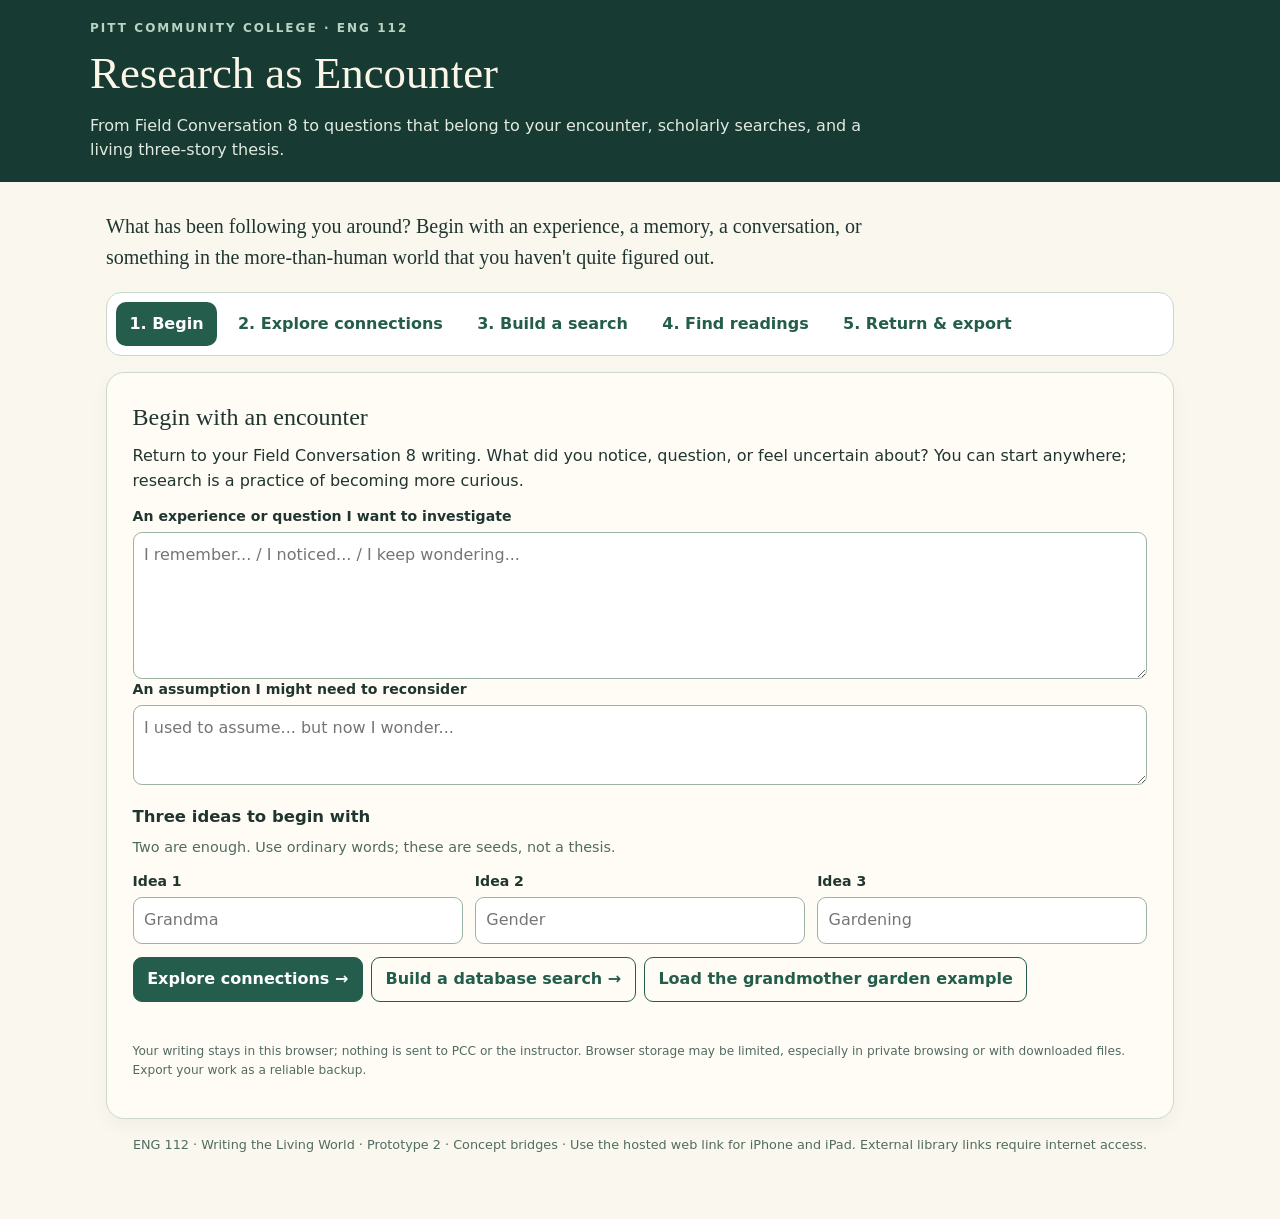
<file: archive/prototype-2.html>
<!doctype html>
<html lang="en"><head><meta charset="utf-8"><meta name="viewport" content="width=device-width, initial-scale=1"><meta name="theme-color" content="#193a34"><title>Research as Encounter | ENG 112</title>
<style>
:root{--ink:#203530;--muted:#526b61;--green:#245d4c;--leaf:#dbeadd;--paper:#f9f7ee;--cream:#fffcf6;--line:#ccd8cd;--gold:#bd8e42;--faint:#eef3eb}*{box-sizing:border-box}body{margin:0;background:var(--paper);color:var(--ink);font:16px/1.55 system-ui,-apple-system,BlinkMacSystemFont,"Segoe UI",sans-serif}button,input,textarea,select{font:inherit}button{cursor:pointer}a{color:#145f54}a:focus-visible,button:focus-visible,input:focus-visible,textarea:focus-visible,select:focus-visible{outline:3px solid #bd8e42;outline-offset:3px}.top{background:#173b32;color:#fbf6e8;padding:1.2rem max(1rem,calc((100vw - 1100px)/2))}.eyebrow{font-size:.75rem;letter-spacing:.17em;text-transform:uppercase;color:#b9d3c3;font-weight:700}.top h1{font-family:Georgia,serif;font-size:clamp(1.8rem,4vw,2.8rem);font-weight:500;margin:.1rem 0}.top p{margin:.3rem 0 0;max-width:780px;color:#e1eae0}.shell{max-width:1100px;margin:auto;padding:1.3rem 1rem 4rem}.intro{font-family:Georgia,serif;font-size:1.25rem;max-width:760px;margin:.5rem 0 1.2rem}.nav{display:flex;flex-wrap:wrap;gap:.45rem;padding:.55rem;border:1px solid var(--line);border-radius:15px;background:white;margin-bottom:1rem}.nav button{padding:.6rem .85rem;border:0;border-radius:10px;background:transparent;color:var(--green);font-weight:700}.nav button[aria-selected="true"]{background:var(--green);color:white}.panel{background:var(--cream);border:1px solid var(--line);border-radius:18px;padding:clamp(1rem,2.8vw,1.6rem);box-shadow:0 7px 20px #1e3d2c0a;margin-bottom:1rem}h2{font-family:Georgia,serif;font-size:1.5rem;font-weight:500;margin:0 0 .5rem}h3{font-size:1.03rem;margin:1.2rem 0 .25rem}p{margin:.4rem 0 .8rem}.hint,.small{color:var(--muted);font-size:.9rem}.tiny{font-size:.76rem;color:var(--muted)}.grid{display:grid;grid-template-columns:repeat(3,minmax(0,1fr));gap:.75rem}.two{display:grid;grid-template-columns:repeat(2,minmax(0,1fr));gap:.8rem}.field{display:flex;flex-direction:column;gap:.25rem}.field label{font-weight:700;font-size:.88rem}.field input,.field textarea,.field select,textarea.query{border:1px solid #9cb2a4;border-radius:9px;background:white;width:100%;padding:.65rem;color:var(--ink);min-width:0}.field textarea{min-height:80px;resize:vertical}.actions{display:flex;gap:.5rem;flex-wrap:wrap;margin-top:.8rem}.primary,.secondary,.chip,.textbutton{border-radius:9px;padding:.57rem .85rem;border:1px solid var(--green);background:var(--green);color:white;font-weight:650}.secondary{color:var(--green);background:transparent}.chip{border-color:#b7c9b9;background:#edf4e9;color:#225847;font-weight:500;padding:.4rem .65rem;text-align:left}.chip:hover,.secondary:hover{background:#dceadf}.textbutton{border:none;background:transparent;color:var(--green);text-decoration:underline;padding:.2rem}.stack{display:grid;gap:.7rem;margin-top:.8rem}.result{padding:.8rem 1rem;background:white;border:1px solid #d3ddd4;border-radius:12px}.result strong{display:block}.result .actions{margin-top:.5rem}.sug{background:var(--faint);padding:1rem;border-radius:13px;border-left:4px solid var(--gold)}.topic{font-size:.77rem;font-weight:800;text-transform:uppercase;color:#4b745c;letter-spacing:.07em}.info{background:#eef4f4;padding:.85rem 1rem;border-radius:10px}.notice{background:#fff5d8;padding:.85rem 1rem;border-radius:10px;color:#5c492a}.nav-bottom{display:flex;gap:.8rem;flex-wrap:wrap;margin-top:1rem}.saved{display:inline-flex;align-items:center;background:#dfeddd;color:#235437;padding:.2rem .5rem;border-radius:7px;font-size:.76rem}.source{border:1px solid var(--line);border-radius:12px;padding:.9rem;background:white}.source .badge{font-size:.7rem;color:#225747;background:#e4eee4;padding:.14rem .4rem;border-radius:6px;font-weight:700}.source h3{margin:.3rem 0 0;font-size:1rem}.source .meta{color:var(--muted);font-size:.83rem}.source p{font-size:.88rem}.controls{display:flex;gap:.5rem;flex-wrap:wrap;align-items:center}.controls select{padding:.45rem;border:1px solid var(--line);border-radius:8px}.querycard{padding:.8rem;background:#f3f5ee;border-radius:12px;margin:.6rem 0}.querycard textarea{min-height:64px;resize:vertical}details{border:1px solid var(--line);padding:.6rem .8rem;border-radius:10px;margin-top:.6rem}summary{cursor:pointer;font-weight:700}.footer{text-align:center;font-size:.8rem;color:var(--muted);margin-top:1rem}.hidden{display:none!important}.status{min-height:1.4rem;color:var(--green);font-size:.85rem;margin-top:.3rem}.librarylink{display:inline-block;margin:.4rem 0 0}.mode-chooser{display:flex;gap:1rem;flex-wrap:wrap;margin:1rem 0}.mode-chooser button{flex:1;min-width:200px;min-height:85px;text-align:left}.mode-chooser button small{display:block;font-weight:400;margin-top:.2rem}@media(max-width:680px){.grid,.two{grid-template-columns:1fr}.nav{display:grid;grid-template-columns:repeat(2,minmax(0,1fr))}.nav button{font-size:.84rem}.top{padding:1rem}.panel{border-radius:13px}.shell{padding:.8rem .7rem 2rem}}@media print{.top{background:white;color:black;padding:0}.top p,.eyebrow{color:#444}.nav,.actions,.mode-chooser,.no-print,button{display:none!important}.panel{border:0;box-shadow:none;break-inside:avoid}.hidden{display:block!important}body{background:white}}
</style></head><body>
<header class="top"><div class="eyebrow">Pitt Community College · ENG 112</div><h1>Research as Encounter</h1><p>From Field Conversation 8 to questions that belong to your encounter, scholarly searches, and a living three-story thesis.</p></header>
<main class="shell">
<div id="runtime-warning" role="alert" style="background:#fff2d2;color:#4e3720;border:2px solid #b78b38;padding:1rem;border-radius:12px;margin-bottom:1rem">
<strong>This is a non-interactive preview.</strong> If tapping “Explore connections” does nothing, this viewer is not running the application. On iPhone, the Files app and some download previews cannot run its interactive JavaScript. Please open the <strong>hosted website address in Safari</strong> instead of previewing a downloaded HTML file.
</div>
<p class="intro">What has been following you around? Begin with an experience, a memory, a conversation, or something in the more-than-human world that you haven't quite figured out.</p>
<div class="nav" role="tablist" aria-label="Research companion sections">
<button id="tab-begin" role="tab" aria-controls="page-begin" aria-selected="true" data-tab="begin">1. Begin</button><button id="tab-explore" role="tab" aria-controls="page-explore" aria-selected="false" data-tab="explore">2. Explore connections</button><button id="tab-search" role="tab" aria-controls="page-search" aria-selected="false" data-tab="search">3. Build a search</button><button id="tab-read" role="tab" aria-controls="page-read" aria-selected="false" data-tab="read">4. Find readings</button><button id="tab-return" role="tab" aria-controls="page-return" aria-selected="false" data-tab="return">5. Return &amp; export</button>
</div>
<section class="panel" id="page-begin" role="tabpanel" aria-labelledby="tab-begin">
<h2>Begin with an encounter</h2><p>Return to your Field Conversation 8 writing. What did you notice, question, or feel uncertain about? You can start anywhere; research is a practice of becoming more curious.</p>
<div class="field"><label for="encounter">An experience or question I want to investigate</label><textarea id="encounter" rows="5" placeholder="I remember... / I noticed... / I keep wondering..."></textarea></div>
<div class="field"><label for="assumption">An assumption I might need to reconsider</label><textarea id="assumption" rows="2" placeholder="I used to assume... but now I wonder..."></textarea></div>
<h3>Three ideas to begin with</h3><p class="hint">Two are enough. Use ordinary words; these are seeds, not a thesis.</p>
<div class="grid"><div class="field"><label for="idea1">Idea 1</label><input id="idea1" placeholder="Grandma"></div><div class="field"><label for="idea2">Idea 2</label><input id="idea2" placeholder="Gender"></div><div class="field"><label for="idea3">Idea 3</label><input id="idea3" placeholder="Gardening"></div></div>
<div class="actions"><button class="primary" id="go-explore">Explore connections →</button><button class="secondary" id="go-search">Build a database search →</button><button class="secondary" id="example">Load the grandmother garden example</button></div>
<p class="status" id="save-status" aria-live="polite"></p><p class="tiny">Your writing stays in this browser; nothing is sent to PCC or the instructor. Browser storage may be limited, especially in private browsing or with downloaded files. Export your work as a reliable backup.</p>
</section>
<section class="panel hidden" id="page-explore" role="tabpanel" aria-labelledby="tab-explore">
<h2>Explore connections</h2><p>These are <strong>possible directions</strong>, not claims proven by sources. Click <em>Follow this connection</em> to pursue a new thread. You can save anything that interests you.</p>
<div id="explore-summary" class="info"></div><div class="notice" style="margin-top:.6rem">These suggestions are inquiry prompts, not research findings. Check them against your own experience and scholarly evidence.</div><details><summary>How does this program find connections?</summary><p>It does not read entire books or search PCC library databases. The program uses an instructor-curated concept index, the book descriptions supplied by the instructor, and your current encounter, uncertainty, and idea words. It does not read the full books, use live AI, or search the PCC databases. A question is a proposal for investigation, not a factual finding. Book tags are suggested research vocabulary, not official catalog subject headings. A new inquiry resets the current concept trail without deleting your saved journal.</p></details><h3>Connected concepts</h3><p class="small">Each suggestion shows why it surfaced. Follow a connection to develop it without losing your original encounter.</p><div id="connection-list" class="stack" aria-live="polite"></div><h3>Questions shaped by your encounter</h3><p class="small">Three lenses: investigate the encounter, explore a possible connection, and reconsider an assumption. Each question includes a reason.</p><div id="question-list" class="stack"></div>
<div class="actions"><button class="secondary" data-tab="search">Turn ideas into searches →</button><button class="secondary" data-tab="read">Find relevant books →</button></div>
</section>
<section class="panel hidden" id="page-search" role="tabpanel" aria-labelledby="tab-search">
<h2>Build a research search</h2><p>Academic database searching is a conversation with uncertainty. Try a search, look at the results, and revise your vocabulary. The three original ideas are separate concepts joined with AND; use OR only for alternatives or synonyms.</p>
<div class="two"><div class="field"><label for="termA">Main concept</label><input id="termA"></div><div class="field"><label for="termB">Second concept</label><input id="termB"></div><div class="field"><label for="altA">Alternative for main concept (OR, a synonym)</label><input id="altA" placeholder="optional synonym"></div><div class="field"><label for="altB">Alternative for second concept (OR, a synonym)</label><input id="altB" placeholder="optional synonym"></div></div>
<div class="field" style="margin-top:.65rem"><label for="termC">Third concept (optional, connected with AND)</label><input id="termC" placeholder="A distinct idea, not a synonym"></div><div class="two"><div class="field"><label for="joinOp">Relationship between groups</label><select id="joinOp"><option>AND</option><option>OR</option><option>NOT</option></select></div><div class="field"><label for="exclude">Exclude this term (optional, use carefully)</label><input id="exclude" placeholder="optional"></div></div>
<div class="actions"><button class="primary" id="generate-search">Generate editable searches</button><button class="secondary" id="load-followed">Use my followed connection</button><button class="secondary" id="load-original">Use my original ideas</button></div>
<div id="search-list" aria-live="polite"></div><p class="hint"><a href="https://libguides.pittcc.edu/nature/eng112/writing" target="_blank" rel="noopener noreferrer">Open the ENG 112 PCC Library guide ↗</a> (internet and PCC login may be required).</p>
<details><summary>Search operators: AND, OR, NOT, quotes, parentheses</summary><p><strong>AND</strong> narrows by requiring both concepts. <strong>OR</strong> broadens by allowing alternatives. <strong>NOT</strong> excludes but can hide important results. Quotes search an exact phrase where the database supports it, and parentheses keep alternatives grouped. Database behavior varies.</p><p>Example: <code>("grandmothers" OR "intergenerational knowledge") AND gardening</code></p></details>
<details><summary>Too many or too few results?</summary><p><strong>Too many:</strong> add one specific concept using AND, or use a phrase in quotation marks. <strong>Too few:</strong> remove one concept, add synonyms with OR, or try broader terms. Check article abstracts for better vocabulary. The program does not query PCC databases or verify subject headings.</p></details>
</section>
<section class="panel hidden" id="page-read" role="tabpanel" aria-labelledby="tab-read">
<h2>Meet other voices</h2><p>These are suggested companions from the instructor's PCC bibliography and foundational course texts. They may challenge your first interpretation rather than confirm it. Every recommendation includes a reason, but does not claim the book discusses your exact encounter.</p><div class="info"><strong>Access matters:</strong> Course Reserve books are requested at the circulation desk, General Collection books are on the library shelves, and PCC e-books require library access. A recommendation is not a live availability check.</div>
<div class="info"><strong>Start with our primary course text:</strong> <em>Diary of a Young Naturalist</em> by Dara McAnulty. It is part of ENG 112 coursework, not an additional PCC catalog holding. Every inquiry can return to McAnulty's attention to lived encounters, sensory difference, and the more-than-human world.</div>
<div class="field" style="margin-top:.8rem"><label for="book-filter">Explore a topic or title</label><input id="book-filter" placeholder="Try ecofeminism, crows, trees, perception..."></div><div class="actions"><button id="refresh-books" class="primary">Find matching readings</button><button id="show-all" class="secondary">Browse all 24 PCC books</button></div><div class="stack" id="book-list" aria-live="polite"></div>
</section>
<section class="panel hidden" id="page-return" role="tabpanel" aria-labelledby="tab-return">
<h2>Return changed</h2><p>What is different now? Your experience, source reading, and your own reflections are three voices that can be braided rather than placed in separate compartments.</p>
<div class="field"><label for="found">What did a source or new question complicate?</label><textarea id="found" rows="3" placeholder="A source introduced... / I now wonder whether..."></textarea></div>
<div class="field"><label for="shift">How has your thinking changed?</label><textarea id="shift" rows="3" placeholder="I thought... / Now I'm considering..."></textarea></div>
<h3>My developing three-story movement</h3><div class="stack"><div class="field"><label for="what">WHAT: What did I encounter or notice?</label><textarea id="what" rows="2"></textarea></div><div class="field"><label for="soWhat">SO WHAT: What new understanding is emerging?</label><textarea id="soWhat" rows="2"></textarea></div><div class="field"><label for="nowWhat">NOW WHAT: Why might this matter to me, others, or the living world?</label><textarea id="nowWhat" rows="2"></textarea></div></div>
<div class="sug"><strong>Keep the questions alive.</strong> A living thesis can acknowledge what research cannot yet establish. Label personal experience, interpretation, and documented evidence honestly.</div>
<h3>Your saved inquiry trail</h3><div id="journal-view"></div><div class="actions no-print"><button class="primary" id="download-txt">Download research journal (.txt)</button><button class="secondary" id="download-json">Backup / transfer (.json)</button><button class="secondary" id="import-json">Restore a .json backup</button><input type="file" id="import-file" accept="application/json,.json" class="hidden"><button class="secondary" id="print">Print or save as PDF</button><button class="secondary" id="reset">Clear my work</button></div>
<p class="notice">Nothing here is submitted to your instructor. Download or print your notes before leaving this device. Do not enter private information about other people.</p>
</section>
<div class="footer">ENG 112 · Writing the Living World · Prototype 2 · Concept bridges · Use the hosted web link for iPhone and iPad. External library links require internet access.</div>
</main>
<script>
const DATA = {"books":[{"id":"pc1","title":"The Visible and the Invisible: Followed by Working Notes","author":"Maurice Merleau-Ponty","call":"B2430.M379 V513 1968","kind":"reserve","url":"","tags":["perception","phenomenology","embodiment","uncertainty","attention","human perception","limits of knowing","the visible and invisible","embodied knowledge","human animal boundaries"],"about":"An unfinished philosophical exploration of how we perceive and inhabit a world that exceeds what we can plainly see or say. Merleau-Ponty's reflections invite readers to question the boundary between the observer and the living world.","index_note":"Instructor-curated subject suggestions derived from the supplied book description and established subject context; not a full-text index or official PCC catalog heading."},{"id":"pc2","title":"The Environmental Imagination: Thoreau, Nature Writing, and the Formation of American Culture","author":"Lawrence Buell","call":"PS3057.N3 B84 1995","kind":"reserve","url":"","tags":["nature writing","thoreau","ecocriticism","literature","place","environmental ethics","walden","environmental imagination","transcendentalism","literary representation","human nature dualism"],"about":"Buell traces how American writers, especially Thoreau, helped shape cultural ideas of nature, place, and environmental responsibility. This study gives students a critical lens for asking how writing influences what people notice and value.","index_note":"Instructor-curated subject suggestions derived from the supplied book description and established subject context; not a full-text index or official PCC catalog heading."},{"id":"pc3","title":"The Life of Plants: A Metaphysics of Mixture","author":"Emanuele Coccia","call":"B105.P535 C6313 2019","kind":"reserve","url":"","tags":["plants","breath","air","interdependence","plant agency","ecology","shared atmosphere","ecological interdependence","human plant relationships"],"about":"Coccia considers plants as active participants in a shared atmosphere, rather than passive scenery. His philosophical account of breath, growth, and mixture challenges the notion that living beings exist separately from their surroundings.","index_note":"Instructor-curated subject suggestions derived from the supplied book description and established subject context; not a full-text index or official PCC catalog heading."},{"id":"pc4","title":"The Spell of the Sensuous: Perception and Language in a More-than-Human World","author":"David Abram","call":"BD581 .A25 1996","kind":"reserve","url":"","tags":["perception","senses","language","embodiment","more-than-human","place","attention","phenomenology","human animal encounter","sensory perception","animal awareness","language and place","posthumanism"],"about":"Abram explores how the senses and language connect human experience to animals, landscapes, weather, and the wider Earth. Drawing on phenomenology and encounters with place, he invites readers to understand perception as a relationship rather than a detached observation.","index_note":"Instructor-curated subject suggestions derived from the supplied book description and established subject context; not a full-text index or official PCC catalog heading."},{"id":"pc5","title":"The Nature Fix: Why Nature Makes Us Happier, Healthier, and More Creative","author":"Florence Williams","call":"BF353.5.N37 W55 2018","kind":"reserve","url":"","tags":["wellbeing","nature","attention","stress","creativity","sensory perception","nature and wellbeing","stress response","fear","sensory regulation"],"about":"Williams investigates research on how contact with outdoor environments can influence attention, stress, mood, and creativity. The book offers scientific and personal perspectives for students exploring what changes when we spend time outside.","index_note":"Instructor-curated subject suggestions derived from the supplied book description and established subject context; not a full-text index or official PCC catalog heading."},{"id":"pc6","title":"Being Ecological","author":"Timothy Morton","call":"QH541.13 .M67 2025","kind":"reserve","url":"","tags":["ecology","interdependence","environmental ethics","belonging","philosophy","posthumanism","anthropocentrism","ecological belonging","human exceptionalism"],"about":"Morton makes ecological philosophy accessible by questioning the idea that humans stand apart from an environment called 'nature.' The book encourages readers to see ecological belonging as an everyday condition, not merely a personal identity or lifestyle choice.","index_note":"Instructor-curated subject suggestions derived from the supplied book description and established subject context; not a full-text index or official PCC catalog heading."},{"id":"pc7","title":"Becoming Animal: An Earthly Cosmology","author":"David Abram","call":"GN33 .A32 2011","kind":"reserve","url":"","tags":["animals","more-than-human","perception","senses","encounter","reciprocity","attention","posthumanism","human-animal encounters","animal agency","fear","animal perception","turkey","wildlife encounter","anthropocentrism"],"about":"Through vivid encounters and philosophical reflection, Abram considers what it means to experience the Earth as a living, expressive presence. This book encourages nature writers to move beyond description and attend to exchange, sensation, and more-than-human agency.","index_note":"Instructor-curated subject suggestions derived from the supplied book description and established subject context; not a full-text index or official PCC catalog heading."},{"id":"pc8","title":"Finding the Mother Tree: Discovering the Wisdom of the Forest","author":"Suzanne Simard","call":"SD411.52 .S56 A3 2022","kind":"reserve","url":"","tags":["trees","forests","fungi","mycorrhizae","interdependence","science","memory","plant communication","forest relationships","mycorrhizal networks","ecological interdependence","family memory","care"],"about":"Forest ecologist Suzanne Simard intertwines her life story with research on relationships among trees, fungi, and forest ecosystems. Students can explore how scientific discovery, memory, and care for place become part of one narrative.","index_note":"Instructor-curated subject suggestions derived from the supplied book description and established subject context; not a full-text index or official PCC catalog heading."},{"id":"pc9","title":"The Serviceberry: Abundance and Reciprocity in the Natural World","author":"Robin Wall Kimmerer","call":"E98 .B7 K56 2024","kind":"reserve","url":"","tags":["reciprocity","plants","gifts","sharing","indigenous knowledge","care","economics","gift economy","care labor","kinship","land ethics","family traditions"],"about":"Kimmerer begins with the serviceberry's gifts to explore reciprocity, abundance, and economies based on relationship rather than accumulation. This short book asks what humans might learn from the ways living communities give and receive.","index_note":"Instructor-curated subject suggestions derived from the supplied book description and established subject context; not a full-text index or official PCC catalog heading."},{"id":"pc10","title":"Climate Change","author":"Edmond Mathez and Jason Smerdon","call":"QC 981 .8 .C5 M378 2018","kind":"reserve","url":"","tags":["climate","atmosphere","oceans","science","warming","environment","climate systems","global warming","physical climate science","ecological change"],"about":"Mathez and Smerdon explain the science of Earth's climate, including the atmosphere, oceans, energy balance, and evidence of warming. It supplies a foundation for students who want to connect environmental writing with the physical processes behind climate change.","index_note":"Instructor-curated subject suggestions derived from the supplied book description and established subject context; not a full-text index or official PCC catalog heading."},{"id":"pc11","title":"The Climate Book","author":"Greta Thunberg","call":"QC 903 .T59 2023","kind":"reserve","url":"https://pitt.ncccevergreen.org/eg/opac/record/628302","tags":["climate","activism","science","environmental justice","ethics","young people","climate activism","youth voice","climate justice","scientific communication","public argument"],"about":"Edited by Greta Thunberg, this collaborative volume brings together scientific explanations and perspectives on climate disruption and possible responses. Students can examine how evidence, testimony, and ethical appeals work together in environmental communication.","index_note":"Instructor-curated subject suggestions derived from the supplied book description and established subject context; not a full-text index or official PCC catalog heading."},{"id":"pc12","title":"Visual Thinking: The Hidden Gifts of People Who Think in Pictures, Patterns, and Abstractions","author":"Temple Grandin","call":"BF 241 .G683 2022","kind":"reserve","url":"https://pitt.ncccevergreen.org/eg/opac/record/623260","tags":["neurodivergence","autism","visual thinking","pattern","perception","creativity","pattern thinking","visual cognition","alternative ways of knowing","autistic perception"],"about":"Grandin explores different forms of thinking, especially visual and pattern-based cognition, and the contributions of people whose minds work differently. The book invites students to consider how perception shapes discovery, creativity, and our interpretations of other living beings.","index_note":"Instructor-curated subject suggestions derived from the supplied book description and established subject context; not a full-text index or official PCC catalog heading."},{"id":"pc13","title":"Representative American Speeches, 2018–2019","author":"Various contributors","call":"PS 668 .B3 2018-19","kind":"general","url":"https://pitt.ncccevergreen.org/eg/opac/record/578158","tags":["rhetoric","speeches","climate advocacy","environmental justice","public argument","public discourse","persuasion","activism","environmental communication"],"about":"This anthology collects notable American speeches from 2018 and 2019, providing examples of public argument, persuasion, and civic language. Students can study how speakers shape an audience's understanding of urgent social issues and compare those strategies with environmental advocacy.","index_note":"Instructor-curated subject suggestions derived from the supplied book description and established subject context; not a full-text index or official PCC catalog heading."},{"id":"pc14","title":"Animals in Translation: Using the Mysteries of Autism to Decode Animal Behavior","author":"Temple Grandin and Catherine Johnson","call":"QL 751 .G73 2005","kind":"general","url":"https://pitt.ncccevergreen.org/eg/opac/record/268552","tags":["animals","animal cognition","autism","sensory perception","interspecies","communication","turkeys","fear","animal fear","threat detection","antipredator behavior","anthropocentrism","animal minds","animal perception","animal behavior","human animal relationships","posthumanism","turkey"],"about":"Grandin and Catherine Johnson examine animal behavior through the lens of sensory experience, drawing connections to Grandin's understanding of autism. The book prompts questions about what animals notice and how human assumptions can distort our interpretations of them.","index_note":"Instructor-curated subject suggestions derived from the supplied book description and established subject context; not a full-text index or official PCC catalog heading."},{"id":"pc15","title":"Asperger Syndrome","author":"Various contributors (Gale/Cengage Learning)","call":"RC 553 .A88 A787 2011","kind":"general","url":"https://pitt.ncccevergreen.org/eg/opac/record/396196","tags":["autism","neurodivergence","history","diagnostic language","perception","historical diagnostic terminology","autism history","neurodiversity","social models of disability"],"about":"This 2011 reference volume introduces discussions and differing perspectives about Asperger syndrome, a diagnostic term used more widely at the time of publication. Read it as historical context while recognizing that contemporary autism terminology and diagnostic frameworks have changed.","index_note":"Instructor-curated subject suggestions derived from the supplied book description and established subject context; not a full-text index or official PCC catalog heading."},{"id":"pc16","title":"What Would Animals Say If We Asked the Right Questions?","author":"Vinciane Despret; translated by Brett Buchanan","call":"","kind":"ebook","url":"https://login.proxy138.nclive.org/login?url=https://ebookcentral-proquest-com.proxy138.nclive.org/lib/pittcc-ebooks/detail.action?docID=4392047","tags":["animals","questions","animal behavior","cognition","communication","ethics","animal agency","posthumanism","human-animal encounters","fear","animal perspective","anthropocentrism","animal cognition","research questions","human animal encounter","turkey"],"about":"Despret asks unexpected questions about animals to challenge the certainty with which humans explain nonhuman behavior. Her playful and rigorous approach shows how the questions researchers ask can determine what animals are allowed to reveal.","index_note":"Instructor-curated subject suggestions derived from the supplied book description and established subject context; not a full-text index or official PCC catalog heading."},{"id":"pc17","title":"Braiding Sweetgrass: Indigenous Wisdom, Scientific Knowledge and the Teachings of Plants","author":"Robin Wall Kimmerer","call":"","kind":"ebook","url":"https://login.proxy138.nclive.org/login?url=https://ebookcentral.proquest.com/lib/pittcc-ebooks/detail.action?docID=1212658","tags":["reciprocity","indigenous knowledge","plants","gardening","ecological knowledge","care","gratitude","intergenerational knowledge","plant teachings","indigenous ecological knowledge","family","women","gender"],"about":"Kimmerer brings Indigenous teachings, botany, storytelling, and lived experience into conversation to explore reciprocal relationships with plants and land. The essays offer models for writing that joins scientific knowledge with gratitude, attention, and responsibility.","index_note":"Instructor-curated subject suggestions derived from the supplied book description and established subject context; not a full-text index or official PCC catalog heading."},{"id":"pc18","title":"Feminism and the Mastery of Nature","author":"Val Plumwood","call":"","kind":"ebook","url":"https://ebookcentral-proquest-com.proxy138.nclive.org/lib/pittcc-ebooks/detail.action?docID=168813&query=","tags":["gender","women","ecofeminism","power","labor","nature","ethics","care","gendered labor","gardening","power relations","human nature dualism","care work","grandmother"],"about":"Plumwood examines how hierarchical thinking places humans above nature and has also supported other forms of domination. Her ecofeminist argument helps students question the language and assumptions through which power shapes environmental relationships.","index_note":"Instructor-curated subject suggestions derived from the supplied book description and established subject context; not a full-text index or official PCC catalog heading."},{"id":"pc19","title":"The Best American Science and Nature Writing 2016","author":"Amy Stewart; Tim Folger","call":"","kind":"ebook","url":"https://login.proxy138.nclive.org/login?url=https://ebookcentral.proquest.com/lib/pittcc-ebooks/detail.action?docID=4187794","tags":["science writing","nature writing","essay","climate","environmental journalism","science communication","creative nonfiction","narrative evidence"],"about":"This annual anthology gathers exemplary journalism and essays about scientific discoveries, environmental concerns, and the natural world. Its varied voices offer students models of how evidence, narrative craft, and public-interest writing can work together.","index_note":"Instructor-curated subject suggestions derived from the supplied book description and established subject context; not a full-text index or official PCC catalog heading."},{"id":"pc20","title":"Fauna and Flora, Earth and Sky","author":"Trudy Dittmar","call":"","kind":"ebook","url":"https://login.proxy138.nclive.org/login?url=https://ebookcentral.proquest.com/lib/pittcc-ebooks/detail.action?docID=837037","tags":["memory","nature writing","creative nonfiction","animals","plants","place","sky","memory and place","family stories","ecological memory","sensory experience"],"about":"Dittmar blends personal recollection, observation, natural history, and reflection on landscapes, animals, plants, and the sky. The book offers a model for creative nonfiction that braids intimate experience with questions about nature and meaning.","index_note":"Instructor-curated subject suggestions derived from the supplied book description and established subject context; not a full-text index or official PCC catalog heading."},{"id":"pc21","title":"The Maine Woods: A Fully Annotated Edition","author":"Henry David Thoreau; edited by Jeffrey S. Cramer","call":"","kind":"ebook","url":"https://login.proxy138.nclive.org/login?url=https://ebookcentral.proquest.com/lib/pittcc-ebooks/detail.action?docID=3420638","tags":["thoreau","place","forest","wilderness","observation","travel writing","walden","settler perspectives","literary nature writing"],"about":"Thoreau recounts journeys through Maine's forests, mountains, and waterways, observing the landscapes and confronting the limits of his knowledge. The annotated edition helps students examine close observation, wilderness writing, and the cultural perspectives embedded in travel narratives.","index_note":"Instructor-curated subject suggestions derived from the supplied book description and established subject context; not a full-text index or official PCC catalog heading."},{"id":"pc22","title":"Nature Writing","author":"Don Scheese","call":"","kind":"ebook","url":"https://login.proxy138.nclive.org/login?url=https://ebookcentral.proquest.com/lib/pittcc-ebooks/detail.action?docID=1517692","tags":["nature writing","ecocriticism","literature","history","place","environmental writing history","transcendentalism","nature essay"],"about":"Scheese surveys the traditions and development of nature writing, from earlier literary roots to modern American environmental literature. This critical overview can help students see their own place-based writing within a longer history of the genre.","index_note":"Instructor-curated subject suggestions derived from the supplied book description and established subject context; not a full-text index or official PCC catalog heading."},{"id":"pc23","title":"The New Nature Writing: Rethinking the Literature of Place","author":"Jos Smith","call":"","kind":"ebook","url":"https://login.proxy138.nclive.org/login?url=https://ebookcentral.proquest.com/lib/pittcc-ebooks/detail.action?docID=6160301","tags":["place","ecocriticism","nature writing","landscape","belonging","place writing","landscape politics","literary experimentation"],"about":"Smith studies contemporary writing about place, particularly in Britain and Ireland, and considers how new literary approaches respond to ecological change. Students can use the book to think about experimentation, belonging, and the politics of representing landscapes.","index_note":"Instructor-curated subject suggestions derived from the supplied book description and established subject context; not a full-text index or official PCC catalog heading."},{"id":"pc24","title":"The Long, Long Life of Trees","author":"Fiona Stafford","call":"","kind":"ebook","url":"https://login.proxy138.nclive.org/login?url=https://ebookcentral.proquest.com/lib/pittcc-ebooks/detail.action?docID=4612469","tags":["trees","memory","history","plants","place","ecology","tree memory","tree cultural history","plant relationships","forests","long-lived organisms"],"about":"Stafford explores the natural histories, cultural meanings, and enduring presence of familiar tree species. Her lyrical approach shows students how scientific detail and human stories can deepen attention to the trees around them.","index_note":"Instructor-curated subject suggestions derived from the supplied book description and established subject context; not a full-text index or official PCC catalog heading."}],"anchors":[{"id":"a1","title":"Diary of a Young Naturalist","author":"Dara McAnulty","kind":"main","url":"","call":"","tags":["Dara McAnulty","Diary of a Young Naturalist","neurodivergence","autism","autistic perception","sensory attention","nature writing","nature diary","attention","family","memory","birds","turkeys","animal encounters","wildlife","fear","human-animal relationship","more-than-human","reciprocity","bird encounters","wild turkey","fear and perception","nature journal","family and belonging"],"about":"Primary ENG 112 course text. McAnulty intertwines autistic sensory attention, family, emotion, and encounters with birds, plants, and other lives. Use it to reflect on how personal observations can open more careful questions about the living world. This is a course text, not an additional verified PCC library holding."},{"id":"a2","title":"Nature","author":"Ralph Waldo Emerson","kind":"free","url":"https://www.gutenberg.org/ebooks/29433","call":"","tags":["transcendentalism","nature","perception","spirituality","solitude","place","attention","nature philosophy","self-reliance"],"about":"Free public-domain work inviting reflection on how people perceive and find meaning in the natural world."},{"id":"a3","title":"Walden","author":"Henry David Thoreau","kind":"free","url":"https://www.gutenberg.org/ebooks/205","call":"","tags":["transcendentalism","nature","place","solitude","simplicity","observation","pond","water","attention","nature philosophy","self-reliance"],"about":"Free public-domain work exploring a sustained experiment in living attentively at Walden Pond."}],"clusters":[{"id":"family","label":"Family, ancestry & memory","keys":["grandma","grandmother","grandparent","family","ancestor","mom","mother","dad","father","memory","childhood","heritage","home","tradition","grandpa","generations"],"terms":["intergenerational knowledge","family stories","ecological memory","oral history","cultural transmission","place attachment"],"questions":["What knowledge about land, animals, or plants travels through families?","How might a remembered encounter change when considered alongside community history?"]},{"id":"gender","label":"Gender, care & labor","keys":["gender","women","woman","men","man","feminism","labor","work","care","motherhood","grandma"],"terms":["ecofeminism","gendered labor","care work","environmental justice","power and nature","domestic labor"],"questions":["Whose environmental labor is noticed, and whose is overlooked?","How do gender expectations influence relationships with land and care?"]},{"id":"garden","label":"Gardens, plants & food","keys":["garden","gardening","plants","plant","flower","flowers","seed","seeds","food","vegetables","tomato","soil","farming","farm","harvest","tree"],"terms":["seed saving","foodways","home gardens","plant knowledge","soil stewardship","community gardens"],"questions":["What does a garden preserve beyond food?","How might gardening be a practice of reciprocity rather than only cultivation?"]},{"id":"animal","label":"Animal lives & cognition","keys":["crow","bird","birds","owl","dog","cat","animal","animals","fox","insect","bee","bees","ants","raven","wildlife","recognition","behavior","turkey","turkeys","wild turkey","fear","gobble","gobbling","flock","flocks"],"terms":["animal cognition","individual recognition","interspecies communication","animal behavior","corvid cognition","more-than-human agency","wild turkey behavior","animal awareness","antipredator behavior"],"questions":["What can an encounter suggest, and what would evidence be needed to establish?","How might animal senses complicate human interpretations of behavior?"]},{"id":"forest","label":"Trees, fungi & forests","keys":["tree","trees","forest","woods","fungi","fungus","mushroom","mycorrhiza","roots","oak","pine","woodland"],"terms":["mycorrhizal networks","forest ecology","fungal symbiosis","chemical signaling","ecological interdependence","forest stewardship"],"questions":["How do different organisms influence one another in a forest?","How might the language of communication shape our interpretations of forest science?"]},{"id":"river","label":"Water, place & belonging","keys":["river","water","pond","lake","ocean","creek","stream","rain","flood","shore","swamp","wetland","place","home"],"terms":["watershed","place attachment","ecological memory","water stewardship","environmental change","sense of place"],"questions":["How does a body of water become part of personal or community memory?","What responsibilities might follow from belonging to a watershed?"]},{"id":"reciprocity","label":"Reciprocity & responsibility","keys":["reciprocity","gift","gratitude","giving","receiving","responsibility","relationship","care","exchange","sharing","mutual","kinship"],"terms":["reciprocal relationships","gift economy","ethics of care","land stewardship","relational accountability","ecological kinship"],"questions":["What would reciprocal care look like in this particular relationship?","What might the living world give, and what might a person owe in return?"]},{"id":"sensory","label":"Senses & neurodivergent perception","keys":["autism","autistic","neurodivergence","neurodiverse","sensory","senses","perception","hearing","sound","smell","touch","visual","pattern","attention","mind"],"terms":["sensory processing","embodied perception","visual thinking","neurodiversity","situated knowledge","patterns of attention"],"questions":["How might different sensory experiences make different aspects of a place noticeable?","Whose ways of knowing are treated as authoritative?"]},{"id":"climate","label":"Climate & environmental justice","keys":["climate","warming","weather","storm","heat","drought","pollution","activism","justice","future","fossil"],"terms":["climate adaptation","environmental justice","climate anxiety","biodiversity loss","environmental communication","climate resilience"],"questions":["Who is most affected by a particular environmental change?","How can narrative and scientific evidence work together responsibly?"]},{"id":"writing","label":"Reading, writing & interpretation","keys":["writing","story","stories","essay","literature","reading","poetry","language","thoreau","emerson","mcanulty","nature writing","journaling"],"terms":["ecocriticism","creative nonfiction","environmental imagination","close observation","narrative inquiry","transcendentalism"],"questions":["How does the language we use shape what we notice in the living world?","How can an essay braid memory, sources, and reflection without flattening disagreement?"]},{"id":"space","label":"Cities, movement & ordinary places","keys":["parking","lot","sidewalk","city","town","street","bike","bicycle","bus","school","campus","neighborhood","yard"],"terms":["urban ecology","human-wildlife encounters","everyday nature","built environment","habitat fragmentation","place-based observation"],"questions":["What lives alongside us in places we think of as purely human?","How might movement through an ordinary place change what we notice?"]},{"id":"posthuman","label":"Posthumanism & animal agency","keys":["posthuman","posthumanism","anthropocentrism","human exceptionalism","anthropomorphic","nonhuman agency","mechanical","mindless","instinct","agency"],"terms":["anthropocentrism","animal agency","human exceptionalism","critical animal studies","more-than-human perspectives","ethology"],"questions":["How might posthumanism challenge a human-centered interpretation of another animal?"]},{"id":"fear","label":"Fear, behavior & attention","keys":["fear","scared","afraid","threat","danger","predator","anxiety","startled","flee","flight","turkey","turkeys"],"terms":["antipredator behavior","threat perception","vigilance","animal behavior","risk assessment","ecology of fear"],"questions":["How might fear change what an animal notices or how it moves through a place?"]}],"concept_index":[{"id":"wildlife","title":"Wild animal encounters","triggers":["turkey","turkeys","crow","crows","owl","owls","bird","birds","animal","animals","wildlife","deer","fox","dog","snake","squirrel","insect","beetle"],"concepts":["ethology","animal cognition","human–wildlife encounters","animal agency","behavioral ecology","interspecies attention"],"research":["wild turkey behavior","animal cognition","human wildlife interactions"],"books":["pc14","pc16","pc7","a1"],"why":"Your account centers on encountering another animal whose experience may differ from yours."},{"id":"fear","title":"Fear and risk","triggers":["fear","afraid","scared","frightened","danger","threat","predator","anxiety","vigilance"],"concepts":["antipredator behavior","vigilance","threat perception","risk assessment","ecology of fear"],"research":["antipredator behavior","risk perception","vigilance"],"books":["pc14","pc16","pc7"],"why":"Fear can be investigated as behavior, perception, or an ethical question about vulnerability."},{"id":"posthuman","title":"Beyond human-centered assumptions","triggers":["posthuman","posthumanism","anthropocentrism","mechanical","mindless","instinct","human superiority","human exceptionalism","agency"],"concepts":["anthropocentrism","animal agency","human exceptionalism","critical animal studies","more-than-human perspectives"],"research":["anthropocentrism","animal agency","posthumanism"],"books":["pc16","pc7","pc6","pc4"],"why":"Your ideas call into question whether human categories fully explain other beings."},{"id":"family","title":"Family memory and inherited knowledge","triggers":["grandma","grandmother","grandpa","grandfather","family","ancestor","mother","father","aunt","childhood","memory","generations","elder"],"concepts":["intergenerational knowledge","oral history","ecological memory","family foodways","cultural transmission"],"research":["intergenerational knowledge","family traditions","oral history"],"books":["pc17","pc20","pc9","a1"],"why":"A family memory can be investigated as the passing of knowledge, habits, and relationships to place."},{"id":"gender","title":"Gender, care, and power","triggers":["gender","women","woman","feminist","feminism","motherhood","masculinity","labor","work","domestic","care"],"concepts":["ecofeminism","gendered labor","care work","domestic labor","environmental justice"],"research":["ecofeminism","gender roles","care labor"],"books":["pc18","pc17","pc9"],"why":"This lens asks who performs caring work and whose knowledge receives recognition."},{"id":"garden","title":"Gardens, soil, and cultivation","triggers":["garden","gardening","soil","seed","seeds","plants","vegetable","vegetables","flowers","food","farming","farm"],"concepts":["seed saving","food sovereignty","plant knowledge","soil stewardship","home gardens"],"research":["home gardening","seed saving","plant knowledge"],"books":["pc17","pc18","pc3","pc9"],"why":"A garden is an ecological relationship and a possible site of cultural knowledge or labor."},{"id":"forest","title":"Forests and interdependence","triggers":["tree","trees","forest","woods","fungus","fungi","mushroom","mycorrhiza","roots"],"concepts":["mycorrhizal networks","forest ecology","fungal symbiosis","plant signaling","ecological interdependence"],"research":["forest ecology","mycorrhizal networks","plant signaling"],"books":["pc8","pc24","pc3","pc17"],"why":"Forest relationships can be explored through science, memory, and ecological philosophy."},{"id":"water","title":"Water and place","triggers":["river","creek","pond","lake","ocean","water","rain","flood","stream","wetland"],"concepts":["watershed","place attachment","water stewardship","riparian ecology","environmental memory"],"research":["watershed ecology","place attachment","water stewardship"],"books":["pc21","pc4","pc23"],"why":"A relationship with water connects physical environments to personal and community experiences."},{"id":"senses","title":"Sensory and neurodivergent perception","triggers":["sensory","autism","autistic","neurodivergent","neurodiversity","vision","hearing","sound","smell","perception","pattern","attention"],"concepts":["sensory processing","embodied cognition","visual thinking","neurodivergent experience","situated knowledge"],"research":["sensory perception","neurodiversity","visual cognition"],"books":["a1","pc12","pc14","pc4"],"why":"Different ways of sensing may change what becomes noticeable and knowable."},{"id":"reciprocity","title":"Reciprocity and responsibility","triggers":["reciprocity","reciprocal","gift","giving","grateful","gratitude","responsibility","relationship","obligation","care","kinship"],"concepts":["relational accountability","gift economy","ethics of care","land stewardship","ecological kinship"],"research":["reciprocity","gift economy","environmental ethics"],"books":["pc9","pc17","pc6"],"why":"This connects encounter to the ethical question of what relationships ask of us."},{"id":"climate","title":"Climate and justice","triggers":["climate","warming","drought","storm","pollution","carbon","activism","climate change"],"concepts":["climate justice","ecological grief","environmental communication","climate adaptation","biodiversity"],"research":["climate justice","climate adaptation","environmental communication"],"books":["pc10","pc11","pc13"],"why":"Climate questions connect material evidence with unequal impacts and public response."},{"id":"writing","title":"Literature and representation","triggers":["writing","story","stories","reading","thoreau","emerson","walden","literature","poem","poetry","essay","nature writing"],"concepts":["ecocriticism","transcendentalism","narrative inquiry","environmental imagination","close observation"],"research":["ecocriticism","nature writing","transcendentalism"],"books":["pc2","pc22","pc23","a2","a3"],"why":"Writing shapes whose perspectives and which landscapes readers learn to notice."},{"id":"urban","title":"Everyday and urban ecology","triggers":["parking","sidewalk","street","town","city","campus","path","hiking","trail","yard","neighborhood"],"concepts":["human–wildlife encounters","urban ecology","habitat fragmentation","everyday nature","place-based observation"],"research":["human wildlife interactions","urban ecology","place attachment"],"books":["pc7","pc4","pc23"],"why":"The setting may influence who encounters whom and how species respond to human presence."}]};
const $ = id => document.getElementById(id);
const FIELDS=['encounter','assumption','idea1','idea2','idea3','termA','termB','termC','altA','altB','joinOp','exclude','book-filter','found','shift','what','soWhat','nowWhat'];
const STORAGE='eng112-research-encounter-v2';
let state={fields:{},followed:[],savedQuestions:[],savedSearches:[],savedBooks:[],showAll:false};
const norm=s=>String(s||'').normalize('NFKD').toLowerCase().replace(/[^a-z0-9\s-]/g,' ').replace(/\s+/g,' ').trim();
const unique=a=>[...new Set(a.filter(Boolean))];
function terms(){return unique(['idea1','idea2','idea3'].map(x=>$(x).value.trim()).filter(Boolean));}
function tokens(s){return norm(s).split(' ').filter(x=>x.length>2);}
function esc(s){return String(s).replace(/[&<>"']/g,c=>({'&':'&amp;','<':'&lt;','>':'&gt;','"':'&quot;',"'":'&#39;'}[c]));}
function button(text,fn,cls='secondary'){let el=document.createElement('button');el.type='button';el.className=cls;el.textContent=text;el.addEventListener('click',fn);return el;}
function elt(tag,cls='',text=''){let e=document.createElement(tag);if(cls)e.className=cls;if(text)e.textContent=text;return e;}
function persist(){FIELDS.forEach(id=>state.fields[id]=$(id).value);try{localStorage.setItem(STORAGE,JSON.stringify(state));$('save-status').textContent='Saved in this browser. Export your work before switching devices.';}catch(e){$('save-status').textContent='Browser saving is unavailable. Please download your journal.';}}
function restore(){try{let v=JSON.parse(localStorage.getItem(STORAGE)||'null');if(v&&typeof v==='object'){state={...state,...v};}}catch(e){} FIELDS.forEach(id=>{if(typeof state.fields?.[id]==='string')$(id).value=state.fields[id];});}
function tab(name){['begin','explore','search','read','return'].forEach(x=>{$('page-'+x).classList.toggle('hidden',x!==name);$('tab-'+x).setAttribute('aria-selected',String(x===name));}); if(name==='explore')renderExplore();if(name==='read')renderBooks();if(name==='search')prepareSearch();if(name==='return')renderJournal();window.scrollTo({top:0,behavior:'instant'});}
// V2: score whole concepts with exact-token matching, never substring overlaps such as "man" in "human".
const STOP=new Set(['about','along','there','where','which','these','those','with','that','this','have','from','their','some','other','often','think','thought','remember','would','could','should','like','into','then','what','more','than','human','when','were','they']);
function normTokens(s){return norm(s).split(/\s+/).filter(t=>t&&t.length>2&&!STOP.has(t));}
function triggerScore(t,source){let a=norm(t),v=norm(source);if(!a||!v)return 0;if(v.split(' ').includes(a))return 6;if(a.includes(' ')&&(' '+v+' ').includes(' '+a+' '))return 7;return 0;}
function rawContext(){return [ ...terms(), $('encounter').value, $('assumption').value].join(' ');}
function conceptMatches(includeFollowed=false){let input=rawContext(), seeds=terms().join(' ');let scored=DATA.concept_index.map(c=>{let hits=c.triggers.filter(t=>triggerScore(t,input)>0);let seedHits=c.triggers.filter(t=>triggerScore(t,seeds)>0);let follows=includeFollowed&&state.followed.some(t=>c.concepts.includes(t));return {...c,hits,score:seedHits.length*5+hits.length*2+(follows?3:0)}}).filter(c=>c.score>=4).sort((a,b)=>b.score-a.score||a.title.localeCompare(b.title));return scored;}
function matches(){return conceptMatches(true).slice(0,5);}
function describeConcept(c){return c.why+' Triggered by: '+(c.hits.slice(0,4).join(', ')||'a concept you followed')+'.';}
function suggestConcepts(){let c=conceptMatches(true).slice(0,5);let used=new Set([...terms(),...state.followed].map(norm));let out=[];for(let m of c)for(let t of m.concepts){if(!used.has(norm(t))&&!out.some(o=>norm(o.term)===norm(t)))out.push({term:t,reason:m.why,cluster:m.id});}if(!out.length){for(let t of ['place-based observation','lived experience','historical context','ecological relationships'])out.push({term:t,reason:'This is a broad inquiry lens, not a match to a specific keyword.',cluster:'general'});}return out.slice(0,12);}
function questionObjects(){let raw=terms();if(!raw.length)return [{kind:'Start here',q:'What encounter, memory, or question would you like to investigate?',why:'Start with an experience, then enter at least one idea.'}];
 const cms=conceptMatches(), ids=new Set(cms.map(x=>x.id));const animal=ids.has('wildlife');const fear=ids.has('fear');const post=ids.has('posthuman');const family=ids.has('family'),garden=ids.has('garden'),gender=ids.has('gender');const forest=ids.has('forest'),water=ids.has('water'),senses=ids.has('senses');
 const topic=animal?(raw.find(t=>/turkey|crow|owl|bird|animal|deer|fox|dog|snake|insect/i.test(t))||'the animal in my encounter'):(garden?'the garden I remember':forest?'the trees or forest I encountered':water?'the water or place I encountered':raw[0]);
 const Q=[]; const add=(kind,q,why)=>{if(!Q.some(z=>z.q===q))Q.push({kind,q,why});};
 if(animal){
 add('Investigate',`What can studies of ${topic.toLowerCase()} behavior and perception tell us about what the animal may have noticed during this encounter?`,'Your encounter involves an animal. Behavioral ecology can test some possibilities without claiming to know exactly what it experienced.');
 if(fear)add('Explore a connection',`How might fear, vigilance, or threat detection help explain the behavior of ${topic.toLowerCase()} near a person?`,'You paired an animal encounter with fear; the related research terms are antipredator behavior and risk assessment.');
 else add('Explore a connection',`How might the setting of your encounter have influenced the animal’s responses to humans?`,'Environment and context matter for interpreting observed behavior.');
 if(post)add('Complicate an assumption',`How might posthumanism challenge the idea that ${topic.toLowerCase()} behaves mechanically or without meaningful awareness?`,'You explicitly included posthumanism or questioned human-centered categories; this is a philosophical inquiry, not a claim of what the animal thinks.');
 else add('Complicate an assumption',`Which assumptions about ${topic.toLowerCase()} might reveal more about human expectations than about the animal?`,'This returns to the limits of interpreting another species.');
 }else if(family&&garden){
 add('Investigate','What gardening knowledge, practices, or memories passed between generations in this family encounter?','Family memory and gardening intersect around intergenerational ecological knowledge.');
 if(gender)add('Explore a connection','How have gender expectations shaped whose gardening knowledge and labor are valued?','Gender, family, and gardening overlap with ecofeminism and histories of domestic labor.');
 else add('Explore a connection','How do gardens carry ecological knowledge across family generations?','Gardening can pass on practical knowledge and cultural traditions.');
 add('Complicate an assumption','Whose work or knowledge might be missing from the way I remember this garden?','A remembered scene can contain unacknowledged labor or different perspectives.');
 }else if(forest){
 add('Investigate','What ecological relationships among trees, fungi, and soil can research document in this place?','Forest ecology can help distinguish observable relationships from imaginative interpretations.');
 add('Explore a connection','How do scientific accounts of forest interdependence complicate the idea of trees as isolated organisms?','Simard and others investigate relationships within forest ecosystems.');
 add('Complicate an assumption','Which claims about forest communication are supported by research, and which remain uncertain?','Claims about tree communication require careful attention to evidence and scholarly disagreement.');
 }else if(water){
 add('Investigate','What ecological or historical changes have shaped the waterway or place I encountered?','Water systems can be studied scientifically and historically.');
 add('Explore a connection','How do memory and place attachment influence responsibility toward a river or waterway?','The inquiry connects lived memory with environmental stewardship.');
 add('Complicate an assumption','Whose relationship with this water or place might differ from my own?','A place has multiple inhabitants and human histories.');
 }else if(senses){
 add('Investigate','What does research suggest about variation in sensory perception of outdoor environments?','Sensory attention can be studied without treating one mode of experience as universal.');
 add('Explore a connection','How might different sensory or neurodivergent ways of attending reveal features others overlook?','Grandin and McAnulty offer different approaches to attention and noticing.');
 add('Complicate an assumption','Whose ways of perceiving a place have I treated as normal or authoritative?','This questions the limits of a single observer’s perspective.');
 }else{
 let one=raw[0],two=raw[1]||'this encounter';
 add('Investigate',`What can scholarly research tell me about ${one} in the setting of my encounter?`,'Your starting terms help identify a topic, but a specific disciplinary research question still needs refining.');
 add('Explore a connection',`What might change if I considered ${one} alongside ${two} through history, ecology, or cultural experience?`,'This is a proposed bridge between your words, not a verified connection.');
 add('Complicate an assumption',`What am I assuming about ${one}, and what kind of evidence could challenge that assumption?`,'This invites testing rather than confirmation.');
 }
 // A chosen connection can extend inquiry, but never replace encounter-led questions.
 if(state.followed.length){let chosen=state.followed.at(-1);add('Follow your chosen thread',`How might ${chosen} complicate my understanding of ${topic.toLowerCase()}?`,'You selected this term to follow. Check whether this question is genuinely useful before saving it.');}
 return Q.slice(0,4);
}
function questions(){return questionObjects().map(x=>x.q);}
function saveArray(key,value){if(!state[key].includes(value))state[key].push(value);persist();}
function renderExplore(){let base=terms(),ms=conceptMatches();$('explore-summary').textContent=base.length?'Your current ideas: '+base.join(' · ')+(state.followed.length?' | Following: '+state.followed.join(' · '):''):'Begin with an encounter and one or more ideas. The program can suggest research paths but cannot verify claims.';
 const list=$('connection-list');list.replaceChildren();suggestConcepts().forEach(x=>{let d=elt('div','result');d.appendChild(elt('strong','',x.term));d.appendChild(elt('p','small','Why this appeared: '+x.reason));let a=elt('div','actions');a.appendChild(button('Follow this connection',()=>{if(!state.followed.includes(x.term))state.followed.push(x.term);persist();renderExplore();}));d.appendChild(a);list.appendChild(d);});
 const qs=$('question-list');qs.replaceChildren();questionObjects().forEach(obj=>{let row=elt('div','result');row.appendChild(elt('span','topic',obj.kind));row.appendChild(elt('p','',obj.q));row.appendChild(elt('p','small','Why this appeared: '+obj.why));row.appendChild(button(state.savedQuestions.includes(obj.q)?'✓ Saved question':'Save this question',()=>{saveArray('savedQuestions',obj.q);renderExplore();}));qs.appendChild(row);});
}

function quote(t){let s=String(t||'').replace(/["“”()]/g,' ').replace(/\s+/g,' ').trim();if(!s)return '';return /\s/.test(s)||/^(AND|OR|NOT)$/i.test(s)?'"'+s+'"':s;}
function group(a,b){let x=[a,b].map(quote).filter(Boolean);return x.length===2?'('+x.join(' OR ')+')':x[0]||'';}
function genQueries(){let a=$('termA').value.trim(),b=$('termB').value.trim(),c=$('termC').value.trim(),A=group(a,$('altA').value),B=group(b,$('altB').value),op=$('joinOp').value||'AND',exclude=quote($('exclude').value),items=[];if(A&&B)items.push(A+' '+op+' '+B+(c?' AND '+quote(c):''));else if(A||B)items.push((A||B)+(c?' AND '+quote(c):''));if(a&&b)items.push(quote(a)+' AND '+quote(b)+(c?' AND '+quote(c):''));let keys=conceptMatches().slice(0,3);if(keys.length){let first=keys[0].research.slice(0,2),second=(keys[1]||keys[0]).research.slice(0,2);let recommended=group(first[0],first[1]);let secondgroup=group(second[0],second[1]);if(keys.length>1&&recommended&&secondgroup)items.unshift(recommended+' AND '+secondgroup);else if(recommended)items.unshift(recommended);}let out=unique(items.filter(Boolean));if(exclude)out=out.map(q=>'('+q+') NOT '+exclude);return out.slice(0,4);}

function prepareSearch(){if(!$('termA').value.trim()&&terms().length)$('termA').value=terms()[0];if(!$('termB').value.trim())$('termB').value=state.followed.at(-1)||terms()[1]||'';if(!$('termC').value.trim())$('termC').value=terms()[2]||'';if(!$('altB').value.trim()&&state.followed.length&&norm($('termB').value)!==norm(state.followed.at(-1)))$('altB').value=state.followed.at(-1);}
function renderSearch(){let dest=$('search-list');dest.replaceChildren();let qs=genQueries();if(!qs.length){dest.appendChild(elt('p','notice','Enter at least one research concept to build a search.'));return;}dest.appendChild(elt('h3','','Try, revise, and copy these searches'));qs.forEach((q,i)=>{let d=elt('div','querycard');let label=elt('label','small','Search '+(i+1)+' (editable)');label.htmlFor='query-'+i;let area=elt('textarea','query');area.id='query-'+i;area.value=q;area.setAttribute('aria-label','Editable search '+(i+1));d.append(label,area);let a=elt('div','actions');a.appendChild(button('Copy',()=>copy(area.value)));a.appendChild(button('Save to journal',()=>{saveArray('savedSearches',area.value);message(d,'Saved search to your journal.');}));d.append(a);dest.append(d);});}
async function copy(txt){try{await navigator.clipboard.writeText(txt);alert('Copied. Paste it into a PCC Library database.');}catch(e){let t=document.createElement('textarea');t.value=txt;document.body.appendChild(t);t.select();try{document.execCommand('copy');alert('Copied.');}catch(x){alert('Select the search text and copy it manually.');}t.remove();}}
function message(parent,str){let n=parent.querySelector('.status');if(!n){n=elt('p','status');parent.appendChild(n)}n.textContent=str;}
function bookScore(b,words){let ts=normTokens(words.join(' '));let tags=b.tags||[];let match=tags.reduce((n,tag)=>{let z=normTokens(tag);return n+(z.some(t=>ts.includes(t))?2:0)+(ts.some(t=>norm(tag)===t)?4:0);},0);let summary=normTokens([b.title,b.author,b.about].join(' '));return match+ts.filter(t=>summary.includes(t)).length;}
function rankedBooks(){let filter=($('book-filter').value||'').trim();let cms=conceptMatches(true).slice(0,5);let raw=unique([...terms(),...state.followed,filter]);let all=[...DATA.books,...DATA.anchors];return all.map(b=>{let matched=cms.filter(c=>c.books.includes(b.id));let direct=bookScore(b,raw);let score=matched.reduce((s,c)=>s+10/(1+cms.indexOf(c)),0)+Math.min(direct,14);let reason=matched.length?matched.slice(0,2).map(c=>c.why).join(' '):(direct>0?'Its description or curated index overlaps with the words in your current inquiry.':'Not an automatic match; browse it if the subject interests you.');return {...b,score,reason};}).sort((a,b)=>b.score-a.score||a.title.localeCompare(b.title));}
function renderBooks(){let scored=rankedBooks(), picked=state.showAll?scored.filter(b=>['reserve','general','ebook'].includes(b.kind)):scored.filter(b=>b.score>0).slice(0,8);if(!state.showAll&&!picked.some(b=>b.kind==='main')){let main=scored.find(b=>b.kind==='main');if(main)picked=[main,...picked].slice(0,9);}let list=$('book-list');list.replaceChildren();if(!picked.length){list.appendChild(elt('div','notice','No matching books in this curated index. Try a broader term or browse all PCC titles. Lack of a match does not mean no scholarly material exists.'));return;}
 picked.forEach(b=>{let d=elt('article','source');let labels={reserve:'PCC Course Reserve',general:'PCC General Collection',ebook:'PCC e-book',main:'Primary ENG 112 course text',course:'Course text, PCC holding not confirmed',free:'Free foundational text'};d.appendChild(elt('span','badge',labels[b.kind]||b.kind));d.appendChild(elt('h3','',b.title));d.appendChild(elt('div','meta',b.author+(b.call?' | Call no. '+b.call:'')));d.appendChild(elt('p','',b.about));let why=elt('p','small','Why consider this book? '+(b.kind==='main'?'This is the primary course text, offering a model of sensory attention, observation, and changing assumptions. ':'' )+b.reason);d.appendChild(why);let foot=elt('div','actions');if(b.url){let a=elt('a','secondary','Open source / catalog ↗');a.href=b.url;a.target='_blank';a.rel='noopener noreferrer';foot.appendChild(a);}else foot.appendChild(elt('span','small',b.kind==='reserve'?'Request at the circulation desk.':b.kind==='main'?'Use your course copy.':'Find with the PCC Library catalog.'));foot.appendChild(button(state.savedBooks.includes(b.id)?'✓ Added':'Add to research trail',()=>{saveArray('savedBooks',b.id);renderBooks();}));d.appendChild(foot);list.appendChild(d);});}

function renderJournal(){let list=$('journal-view');list.replaceChildren();let parts=[['Concepts followed',state.followed],['Research questions',state.savedQuestions],['Searches to try',state.savedSearches],['Books to investigate',state.savedBooks.map(id=>[...DATA.books,...DATA.anchors].find(b=>b.id===id)?.title).filter(Boolean)]];for(let [head,items] of parts){let box=elt('div','result');box.appendChild(elt('strong','',head+' ('+items.length+')'));if(!items.length)box.appendChild(elt('span','small','Nothing saved yet.'));else{let ul=document.createElement('ul');items.forEach(x=>{let li=document.createElement('li');li.textContent=x;ul.appendChild(li);});box.appendChild(ul)}list.appendChild(box);}}
function journalText(){persist();let f=id=>($(id).value||'').trim()||'[not entered]';let all=[...DATA.books,...DATA.anchors];return ['RESEARCH AS ENCOUNTER — ENG 112','Student research journal','Generated locally: '+new Date().toLocaleString(),'','FIELD CONVERSATION 8 ENCOUNTER',f('encounter'),'','ASSUMPTION / UNCERTAINTY',f('assumption'),'','ORIGINAL IDEAS',terms().join(' · ')||'[none]','','CONCEPTS FOLLOWED',...state.followed.map(x=>'• '+x),'','QUESTIONS SAVED',...state.savedQuestions.map(x=>'• '+x),'','DATABASE SEARCHES TO TRY',...state.savedSearches.map(x=>'• '+x),'','READINGS TO INVESTIGATE',...state.savedBooks.map(id=>{let b=all.find(x=>x.id===id);return b?'• '+b.title+' — '+b.author+' ['+b.kind+'] '+(b.call||'')+' '+(b.url||''):'';}),'','NEW DISCOVERY / COMPLICATION',f('found'),'','WHAT CHANGED',f('shift'),'','THREE-STORY MOVEMENT','WHAT: '+f('what'),'SO WHAT: '+f('soWhat'),'NOW WHAT: '+f('nowWhat'),'','Remember: suggestions are not evidence. Verify all sources and citations independently.','Nothing was submitted to your instructor.'].join('\n');}
function download(content,name,type){let blob=new Blob([content],{type});let url=URL.createObjectURL(blob);let a=document.createElement('a');a.href=url;a.download=name;document.body.appendChild(a);a.click();a.remove();setTimeout(()=>URL.revokeObjectURL(url),1000);}
function importBackup(file){if(!file)return;let reader=new FileReader();reader.onload=()=>{try{let obj=JSON.parse(reader.result);if(!obj||typeof obj!=='object'||!obj.fields||!Array.isArray(obj.followed)||!Array.isArray(obj.savedBooks))throw Error('Not a valid research companion backup');if(JSON.stringify(obj).length>1000000)throw Error('Backup file is too large');state={fields:{},followed:[],savedQuestions:[],savedSearches:[],savedBooks:[],showAll:false,...obj};FIELDS.forEach(id=>{$(id).value=typeof state.fields[id]==='string'?state.fields[id]:''});['followed','savedQuestions','savedSearches','savedBooks'].forEach(k=>{state[k]=Array.isArray(state[k])?state[k].filter(v=>typeof v==='string').slice(0,500):[]});persist();tab('return');alert('Backup restored.');}catch(e){alert('Could not restore this file: '+e.message);}};reader.readAsText(file);}
for(let id of FIELDS){$(id).addEventListener('input',persist);$(id).addEventListener('change',persist);}
for(let id of ['idea1','idea2','idea3']){$(id).addEventListener('input',()=>{if(state.followed.length){state.followed=[];persist();}});} 
for(let b of document.querySelectorAll('[data-tab]'))b.addEventListener('click',()=>tab(b.dataset.tab));
$('example').onclick=()=>{state.followed=[];$('idea1').value='Grandma';$('idea2').value='Gender';$('idea3').value='Gardening';$('encounter').value='My grandmother taught me to garden. I wonder whose knowledge is preserved through this work, and whose labor is noticed.';persist();tab('explore');};
$('go-explore').onclick=()=>{persist();tab('explore');};$('go-search').onclick=()=>{persist();tab('search');renderSearch();};
$('generate-search').onclick=()=>{persist();renderSearch();};$('load-followed').onclick=()=>{$('termB').value=state.followed.at(-1)||terms()[1]||'';persist();renderSearch();};$('load-original').onclick=()=>{$('termA').value=terms()[0]||'';$('termB').value=terms()[1]||'';$('altA').value='';$('altB').value='';$('termC').value=terms()[2]||'';persist();renderSearch();};
$('refresh-books').onclick=()=>{state.showAll=false;persist();renderBooks();};$('show-all').onclick=()=>{state.showAll=true;persist();renderBooks();};
$('download-txt').onclick=()=>download(journalText(),'ENG112_research_encounter_journal.txt','text/plain;charset=utf-8');
$('download-json').onclick=()=>{persist();download(JSON.stringify({version:2,...state},null,2),'ENG112_research_encounter_backup.json','application/json');};
$('import-json').onclick=()=>$('import-file').click();$('import-file').onchange=e=>importBackup(e.target.files[0]);
$('print').onclick=()=>window.print();$('reset').onclick=()=>{if(confirm('Clear all of your work in this browser? Export first if you want to keep it.')){try{localStorage.removeItem(STORAGE);}catch(e){}location.reload();}};
restore();tab('begin');$('runtime-warning').style.display='none';
</script></body></html>
</file>
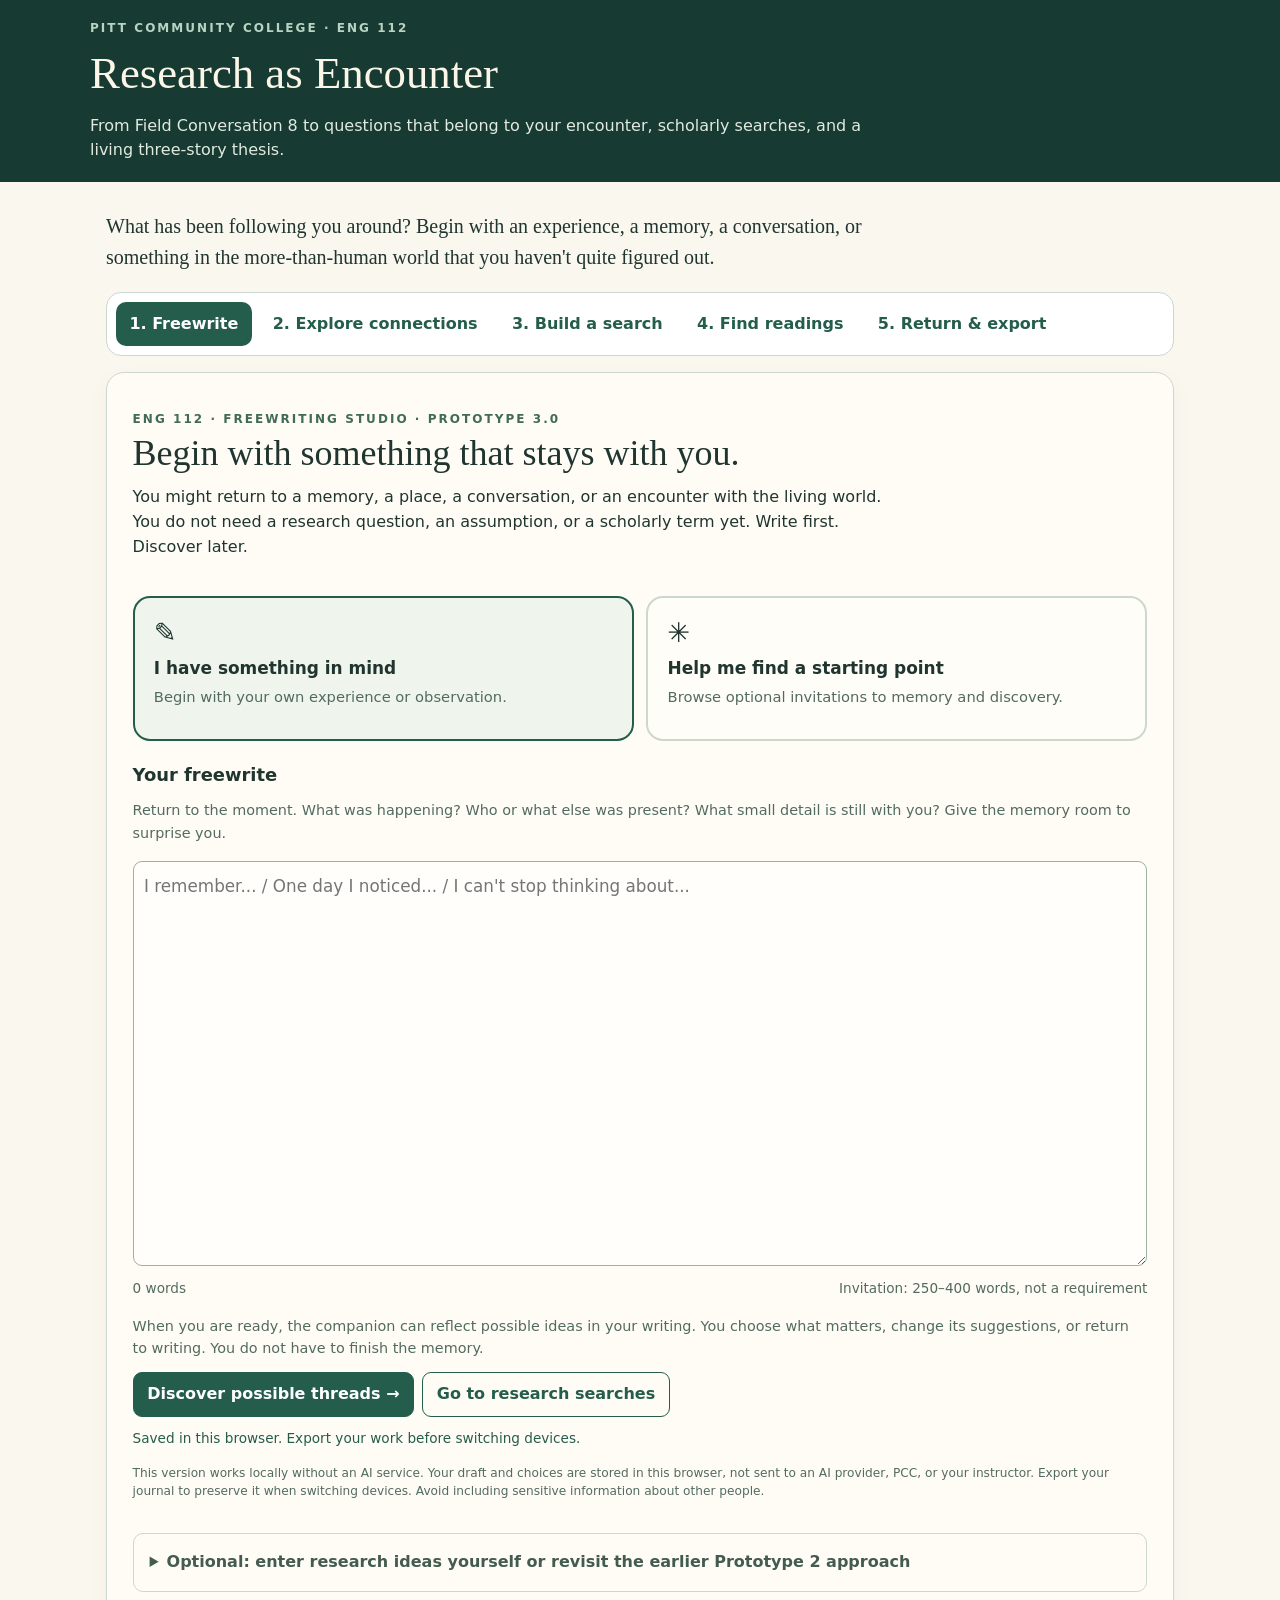
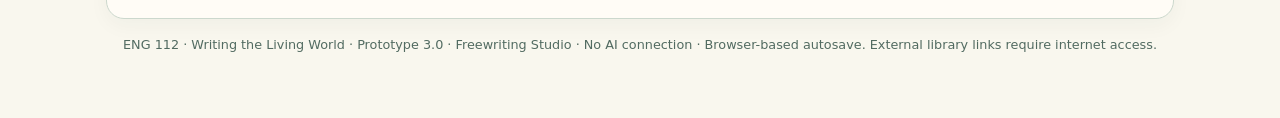
<file: archive/prototype-3-0.html>
<!doctype html>
<html lang="en"><head><meta charset="utf-8"><meta name="viewport" content="width=device-width, initial-scale=1"><meta name="theme-color" content="#193a34"><title>Research as Encounter | ENG 112</title>
<style>
:root{--ink:#203530;--muted:#526b61;--green:#245d4c;--leaf:#dbeadd;--paper:#f9f7ee;--cream:#fffcf6;--line:#ccd8cd;--gold:#bd8e42;--faint:#eef3eb}*{box-sizing:border-box}body{margin:0;background:var(--paper);color:var(--ink);font:16px/1.55 system-ui,-apple-system,BlinkMacSystemFont,"Segoe UI",sans-serif}button,input,textarea,select{font:inherit}button{cursor:pointer}a{color:#145f54}a:focus-visible,button:focus-visible,input:focus-visible,textarea:focus-visible,select:focus-visible{outline:3px solid #bd8e42;outline-offset:3px}.top{background:#173b32;color:#fbf6e8;padding:1.2rem max(1rem,calc((100vw - 1100px)/2))}.eyebrow{font-size:.75rem;letter-spacing:.17em;text-transform:uppercase;color:#b9d3c3;font-weight:700}.top h1{font-family:Georgia,serif;font-size:clamp(1.8rem,4vw,2.8rem);font-weight:500;margin:.1rem 0}.top p{margin:.3rem 0 0;max-width:780px;color:#e1eae0}.shell{max-width:1100px;margin:auto;padding:1.3rem 1rem 4rem}.intro{font-family:Georgia,serif;font-size:1.25rem;max-width:760px;margin:.5rem 0 1.2rem}.nav{display:flex;flex-wrap:wrap;gap:.45rem;padding:.55rem;border:1px solid var(--line);border-radius:15px;background:white;margin-bottom:1rem}.nav button{padding:.6rem .85rem;border:0;border-radius:10px;background:transparent;color:var(--green);font-weight:700}.nav button[aria-selected="true"]{background:var(--green);color:white}.panel{background:var(--cream);border:1px solid var(--line);border-radius:18px;padding:clamp(1rem,2.8vw,1.6rem);box-shadow:0 7px 20px #1e3d2c0a;margin-bottom:1rem}h2{font-family:Georgia,serif;font-size:1.5rem;font-weight:500;margin:0 0 .5rem}h3{font-size:1.03rem;margin:1.2rem 0 .25rem}p{margin:.4rem 0 .8rem}.hint,.small{color:var(--muted);font-size:.9rem}.tiny{font-size:.76rem;color:var(--muted)}.grid{display:grid;grid-template-columns:repeat(3,minmax(0,1fr));gap:.75rem}.two{display:grid;grid-template-columns:repeat(2,minmax(0,1fr));gap:.8rem}.field{display:flex;flex-direction:column;gap:.25rem}.field label{font-weight:700;font-size:.88rem}.field input,.field textarea,.field select,textarea.query{border:1px solid #9cb2a4;border-radius:9px;background:white;width:100%;padding:.65rem;color:var(--ink);min-width:0}.field textarea{min-height:80px;resize:vertical}.actions{display:flex;gap:.5rem;flex-wrap:wrap;margin-top:.8rem}.primary,.secondary,.chip,.textbutton{border-radius:9px;padding:.57rem .85rem;border:1px solid var(--green);background:var(--green);color:white;font-weight:650}.secondary{color:var(--green);background:transparent}.chip{border-color:#b7c9b9;background:#edf4e9;color:#225847;font-weight:500;padding:.4rem .65rem;text-align:left}.chip:hover,.secondary:hover{background:#dceadf}.textbutton{border:none;background:transparent;color:var(--green);text-decoration:underline;padding:.2rem}.stack{display:grid;gap:.7rem;margin-top:.8rem}.result{padding:.8rem 1rem;background:white;border:1px solid #d3ddd4;border-radius:12px}.result strong{display:block}.result .actions{margin-top:.5rem}.sug{background:var(--faint);padding:1rem;border-radius:13px;border-left:4px solid var(--gold)}.topic{font-size:.77rem;font-weight:800;text-transform:uppercase;color:#4b745c;letter-spacing:.07em}.info{background:#eef4f4;padding:.85rem 1rem;border-radius:10px}.notice{background:#fff5d8;padding:.85rem 1rem;border-radius:10px;color:#5c492a}.nav-bottom{display:flex;gap:.8rem;flex-wrap:wrap;margin-top:1rem}.saved{display:inline-flex;align-items:center;background:#dfeddd;color:#235437;padding:.2rem .5rem;border-radius:7px;font-size:.76rem}.source{border:1px solid var(--line);border-radius:12px;padding:.9rem;background:white}.source .badge{font-size:.7rem;color:#225747;background:#e4eee4;padding:.14rem .4rem;border-radius:6px;font-weight:700}.source h3{margin:.3rem 0 0;font-size:1rem}.source .meta{color:var(--muted);font-size:.83rem}.source p{font-size:.88rem}.controls{display:flex;gap:.5rem;flex-wrap:wrap;align-items:center}.controls select{padding:.45rem;border:1px solid var(--line);border-radius:8px}.querycard{padding:.8rem;background:#f3f5ee;border-radius:12px;margin:.6rem 0}.querycard textarea{min-height:64px;resize:vertical}details{border:1px solid var(--line);padding:.6rem .8rem;border-radius:10px;margin-top:.6rem}summary{cursor:pointer;font-weight:700}.footer{text-align:center;font-size:.8rem;color:var(--muted);margin-top:1rem}.hidden{display:none!important}.status{min-height:1.4rem;color:var(--green);font-size:.85rem;margin-top:.3rem}.librarylink{display:inline-block;margin:.4rem 0 0}.mode-chooser{display:flex;gap:1rem;flex-wrap:wrap;margin:1rem 0}.mode-chooser button{flex:1;min-width:200px;min-height:85px;text-align:left}.mode-chooser button small{display:block;font-weight:400;margin-top:.2rem}@media(max-width:680px){.grid,.two{grid-template-columns:1fr}.nav{display:grid;grid-template-columns:repeat(2,minmax(0,1fr))}.nav button{font-size:.84rem}.top{padding:1rem}.panel{border-radius:13px}.shell{padding:.8rem .7rem 2rem}}@media print{.top{background:white;color:black;padding:0}.top p,.eyebrow{color:#444}.nav,.actions,.mode-chooser,.no-print,button{display:none!important}.panel{border:0;box-shadow:none;break-inside:avoid}.hidden{display:block!important}body{background:white}}

/* Prototype 3.0 Freewriting Studio */
.studio-head{padding:.7rem 0 1.1rem}.studio-head h2{font-family:Georgia,serif;font-size:clamp(1.65rem,4vw,2.25rem);line-height:1.22;font-weight:500;margin:.2rem 0 .6rem}.studio-head p{max-width:760px;margin:.2rem 0}.studio-eyebrow{color:#416b58}.studio-choice{display:grid;grid-template-columns:repeat(2,minmax(0,1fr));gap:.8rem;margin:1rem 0 1.25rem}.choice-card{display:flex;flex-direction:column;text-align:left;gap:.3rem;background:#fffdf7;border:2px solid #ccd8cd;border-radius:17px;padding:1.2rem;color:#203530;min-height:145px}.choice-card strong{font-size:1.06rem}.choice-card span:last-child{font-size:.92rem;color:#526b61}.choice-card[aria-pressed="true"]{border-color:#245d4c;background:#eff5ed}.choice-card:hover{border-color:#245d4c}.choice-icon{font-size:1.7rem;line-height:1.2}.studio-write{margin-top:1rem}.studio-write label{font-size:1.12rem;font-weight:700}.studio-write textarea{min-height:260px;line-height:1.75;font-size:1.05rem;background:#fffefa;resize:vertical}.studio-meter{display:flex;justify-content:space-between;gap:1rem;flex-wrap:wrap;font-size:.85rem;color:var(--muted);margin-top:.5rem}.starter-area,.chosen-invitation,.pause-invitation,.nudge-question,.thread-clearing{border:1px solid #b8cec0;background:#f0f5eb;border-radius:15px;padding:1rem;margin:1rem 0}.starter-area{background:#f8f6eb}.starter-heading{display:flex;justify-content:space-between;gap:1rem;flex-wrap:wrap}.starter-note{font-family:Georgia,serif;font-size:1.16rem;margin:.8rem 0;line-height:1.55}.starter-note small{display:block;font-family:system-ui,sans-serif;font-size:.83rem;color:var(--muted);margin-bottom:.35rem}.chosen-invitation{background:#fcf6e8}.chosen-invitation p,.nudge-question p,.pause-invitation p{margin:.35rem 0}.text-button{background:none;border:0;text-decoration:underline;color:var(--green);padding:0;cursor:pointer}.toggle-row{display:inline-flex;align-items:center;gap:.35rem;font-size:.88rem}.thread-clearing{background:#fffefa;border-color:var(--line);margin:2rem 0}.thread-clearing h3{font-family:Georgia,serif;font-weight:500;font-size:1.5rem;margin:.3rem 0}.thread-results{display:grid;grid-template-columns:repeat(2,minmax(0,1fr));gap:.7rem}.thread-option{border:1px solid var(--line);border-radius:12px;padding:.8rem;background:#f8faf6;display:flex;gap:.65rem;align-items:flex-start;cursor:pointer}.thread-option:has(input:checked){border-color:#245d4c;background:#e9f2e8}.thread-option input{margin-top:.35rem;flex-shrink:0}.thread-option strong{display:block}.thread-option small{color:var(--muted);display:block;margin-top:.25rem}.legacy-bridge{margin-top:2rem;padding:1rem;border-top:1px solid var(--line);color:#435b50}.legacy-bridge summary{cursor:pointer}.studio-bottom{margin-top:1rem}.studio-bottom .actions{margin:.7rem 0}.hidden{display:none!important}@media(max-width:600px){.studio-choice,.thread-results{grid-template-columns:1fr}.choice-card{min-height:0}.studio-write textarea{min-height:230px}}
</style></head><body>
<header class="top"><div class="eyebrow">Pitt Community College · ENG 112</div><h1>Research as Encounter</h1><p>From Field Conversation 8 to questions that belong to your encounter, scholarly searches, and a living three-story thesis.</p></header>
<main class="shell">
<p class="intro">What has been following you around? Begin with an experience, a memory, a conversation, or something in the more-than-human world that you haven't quite figured out.</p>
<div class="nav" role="tablist" aria-label="Research companion sections">
<button id="tab-begin" role="tab" aria-controls="page-begin" aria-selected="true" data-tab="begin">1. Freewrite</button><button id="tab-explore" role="tab" aria-controls="page-explore" aria-selected="false" data-tab="explore">2. Explore connections</button><button id="tab-search" role="tab" aria-controls="page-search" aria-selected="false" data-tab="search">3. Build a search</button><button id="tab-read" role="tab" aria-controls="page-read" aria-selected="false" data-tab="read">4. Find readings</button><button id="tab-return" role="tab" aria-controls="page-return" aria-selected="false" data-tab="return">5. Return &amp; export</button>
</div>
<section class="panel" id="page-begin" role="tabpanel" aria-labelledby="tab-begin">
<div class="studio-head"><div class="eyebrow studio-eyebrow">ENG 112 · Freewriting Studio · Prototype 3.0</div><h2>Begin with something that stays with you.</h2><p>You might return to a memory, a place, a conversation, or an encounter with the living world. You do not need a research question, an assumption, or a scholarly term yet. Write first. Discover later.</p></div>
<div class="studio-choice" role="group" aria-label="Choose how to begin writing"><button type="button" id="start-own" class="choice-card" aria-pressed="true"><span class="choice-icon" aria-hidden="true">✎</span><strong>I have something in mind</strong><span>Begin with your own experience or observation.</span></button><button type="button" id="start-help" class="choice-card" aria-pressed="false"><span class="choice-icon" aria-hidden="true">✳</span><strong>Help me find a starting point</strong><span>Browse optional invitations to memory and discovery.</span></button></div>
<div id="starter-area" class="starter-area hidden"><div class="starter-heading"><strong>Choose an invitation, or keep looking.</strong><span class="hint">No obligation to follow any of these.</span></div><div class="starter-note" id="starter-card" aria-live="polite"></div><div class="actions"><button type="button" class="secondary" id="starter-next">Another invitation ↻</button><button type="button" class="secondary" id="starter-use">Keep this nearby as I write</button><button type="button" class="secondary" id="starter-close">I'll follow my own idea</button></div></div>
<div class="field studio-write"><label for="encounter">Your freewrite</label><p class="hint">Return to the moment. What was happening? Who or what else was present? What small detail is still with you? Give the memory room to surprise you.</p><textarea id="encounter" rows="13" placeholder="I remember... / One day I noticed... / I can't stop thinking about..." aria-describedby="studio-meter studio-privacy"></textarea><div class="studio-meter" id="studio-meter" aria-live="polite"><span id="word-counter">0 words</span><span id="writing-goal">Invitation: 250–400 words, not a requirement</span></div></div>
<div id="chosen-invitation" class="chosen-invitation hidden"><strong>Optional writing invitation</strong><p id="chosen-invitation-text"></p><button type="button" id="clear-invitation" class="text-button">Dismiss this invitation</button></div>
<div id="pause-invitation" class="pause-invitation hidden" aria-live="polite"><div><strong>A little room to wonder</strong><p>Want a question to keep going? Your writing has not been sent anywhere.</p></div><div class="actions"><button type="button" id="offer-nudge" class="secondary">Offer a question</button><button type="button" id="snooze-nudge" class="secondary">Not now</button><label class="toggle-row"><input type="checkbox" id="disable-nudges"> Turn off pause invitations</label></div></div>
<div id="nudge-question" class="nudge-question hidden" aria-live="polite"><strong>One possible next question</strong><p id="nudge-copy"></p><div class="actions"><button type="button" id="different-nudge" class="secondary">Another question</button><button type="button" id="dismiss-nudge" class="secondary">Return to writing</button></div></div>
<div class="studio-bottom"><p class="hint">When you are ready, the companion can reflect possible ideas in your writing. You choose what matters, change its suggestions, or return to writing. You do not have to finish the memory.</p><div class="actions"><button class="primary" id="discover-threads">Discover possible threads →</button><button class="secondary" id="go-search">Go to research searches</button></div><p class="status" id="save-status" aria-live="polite"></p><p class="tiny" id="studio-privacy">This version works locally without an AI service. Your draft and choices are stored in this browser, not sent to an AI provider, PCC, or your instructor. Export your journal to preserve it when switching devices. Avoid including sensitive information about other people.</p></div>
<div id="thread-clearing" class="thread-clearing hidden"><div class="clearing-top"><div><span class="eyebrow studio-eyebrow">Discovery Clearing · First look</span><h3>What might your words be reaching toward?</h3><p>These are <em>possible</em> connections from a small, instructor-curated vocabulary. They are not an AI reading of your experience. Keep, reject, or name your own. Your freewrite is still yours.</p></div></div><div id="thread-results" class="thread-results" aria-live="polite"></div><div class="field"><label for="custom-thread">A thread we missed</label><input id="custom-thread" placeholder="Use your own words, such as 'being watched' or 'belonging'"></div><div class="actions"><button type="button" id="add-custom-thread" class="secondary">Add my idea</button><button type="button" id="follow-selected" class="primary">Follow my chosen ideas →</button><button type="button" id="return-freewrite" class="secondary">Return to my writing</button></div><p class="hint" id="thread-status" aria-live="polite"></p></div>
<details class="legacy-bridge"><summary>Optional: enter research ideas yourself or revisit the earlier Prototype 2 approach</summary><p class="hint">You can still name three concepts manually or write about an assumption. This is optional and never required before you freewrite.</p><div class="field"><label for="assumption">An assumption or uncertainty, if one emerges</label><textarea id="assumption" rows="2" placeholder="At first I thought... / Now I wonder..."></textarea></div><div class="grid"><div class="field"><label for="idea1">Idea 1</label><input id="idea1" placeholder="An idea in your own language"></div><div class="field"><label for="idea2">Idea 2</label><input id="idea2" placeholder="A second idea"></div><div class="field"><label for="idea3">Idea 3</label><input id="idea3" placeholder="A third idea"></div></div><div class="actions"><button class="secondary" id="go-explore">Explore these ideas →</button><button class="secondary" id="example">Load grandmother's garden example</button></div></details>
</section>
<section class="panel hidden" id="page-explore" role="tabpanel" aria-labelledby="tab-explore">
<h2>Explore connections</h2><p>These are <strong>possible directions</strong>, not claims proven by sources. Click <em>Follow this connection</em> to pursue a new thread. You can save anything that interests you.</p>
<div id="explore-summary" class="info"></div><div class="notice" style="margin-top:.6rem">These suggestions are inquiry prompts, not research findings. Check them against your own experience and scholarly evidence.</div><details><summary>How does this program find connections?</summary><p>It does not read entire books or search PCC library databases. The program uses an instructor-curated concept index, the book descriptions supplied by the instructor, and your current encounter, uncertainty, and idea words. It does not read the full books, use live AI, or search the PCC databases. A question is a proposal for investigation, not a factual finding. Book tags are suggested research vocabulary, not official catalog subject headings. A new inquiry resets the current concept trail without deleting your saved journal.</p></details><h3>Connected concepts</h3><p class="small">Each suggestion shows why it surfaced. Follow a connection to develop it without losing your original encounter.</p><div id="connection-list" class="stack" aria-live="polite"></div><h3>Questions shaped by your encounter</h3><p class="small">Three lenses: investigate the encounter, explore a possible connection, and reconsider an assumption. Each question includes a reason.</p><div id="question-list" class="stack"></div>
<div class="actions"><button class="secondary" data-tab="search">Turn ideas into searches →</button><button class="secondary" data-tab="read">Find relevant books →</button></div>
</section>
<section class="panel hidden" id="page-search" role="tabpanel" aria-labelledby="tab-search">
<h2>Build a research search</h2><p>Academic database searching is a conversation with uncertainty. Try a search, look at the results, and revise your vocabulary. The three original ideas are separate concepts joined with AND; use OR only for alternatives or synonyms.</p>
<div class="two"><div class="field"><label for="termA">Main concept</label><input id="termA"></div><div class="field"><label for="termB">Second concept</label><input id="termB"></div><div class="field"><label for="altA">Alternative for main concept (OR, a synonym)</label><input id="altA" placeholder="optional synonym"></div><div class="field"><label for="altB">Alternative for second concept (OR, a synonym)</label><input id="altB" placeholder="optional synonym"></div></div>
<div class="field" style="margin-top:.65rem"><label for="termC">Third concept (optional, connected with AND)</label><input id="termC" placeholder="A distinct idea, not a synonym"></div><div class="two"><div class="field"><label for="joinOp">Relationship between groups</label><select id="joinOp"><option>AND</option><option>OR</option><option>NOT</option></select></div><div class="field"><label for="exclude">Exclude this term (optional, use carefully)</label><input id="exclude" placeholder="optional"></div></div>
<div class="actions"><button class="primary" id="generate-search">Generate editable searches</button><button class="secondary" id="load-followed">Use my followed connection</button><button class="secondary" id="load-original">Use my original ideas</button></div>
<div id="search-list" aria-live="polite"></div><p class="hint"><a href="https://libguides.pittcc.edu/nature/eng112/writing" target="_blank" rel="noopener noreferrer">Open the ENG 112 PCC Library guide ↗</a> (internet and PCC login may be required).</p>
<details><summary>Search operators: AND, OR, NOT, quotes, parentheses</summary><p><strong>AND</strong> narrows by requiring both concepts. <strong>OR</strong> broadens by allowing alternatives. <strong>NOT</strong> excludes but can hide important results. Quotes search an exact phrase where the database supports it, and parentheses keep alternatives grouped. Database behavior varies.</p><p>Example: <code>("grandmothers" OR "intergenerational knowledge") AND gardening</code></p></details>
<details><summary>Too many or too few results?</summary><p><strong>Too many:</strong> add one specific concept using AND, or use a phrase in quotation marks. <strong>Too few:</strong> remove one concept, add synonyms with OR, or try broader terms. Check article abstracts for better vocabulary. The program does not query PCC databases or verify subject headings.</p></details>
</section>
<section class="panel hidden" id="page-read" role="tabpanel" aria-labelledby="tab-read">
<h2>Meet other voices</h2><p>These are suggested companions from the instructor's PCC bibliography and foundational course texts. They may challenge your first interpretation rather than confirm it. Every recommendation includes a reason, but does not claim the book discusses your exact encounter.</p><div class="info"><strong>Access matters:</strong> Course Reserve books are requested at the circulation desk, General Collection books are on the library shelves, and PCC e-books require library access. A recommendation is not a live availability check.</div>
<div class="info"><strong>Start with our primary course text:</strong> <em>Diary of a Young Naturalist</em> by Dara McAnulty. It is part of ENG 112 coursework, not an additional PCC catalog holding. Every inquiry can return to McAnulty's attention to lived encounters, sensory difference, and the more-than-human world.</div>
<div class="field" style="margin-top:.8rem"><label for="book-filter">Explore a topic or title</label><input id="book-filter" placeholder="Try ecofeminism, crows, trees, perception..."></div><div class="actions"><button id="refresh-books" class="primary">Find matching readings</button><button id="show-all" class="secondary">Browse all 24 PCC books</button></div><div class="stack" id="book-list" aria-live="polite"></div>
</section>
<section class="panel hidden" id="page-return" role="tabpanel" aria-labelledby="tab-return">
<h2>Return changed</h2><p>What is different now? Your experience, source reading, and your own reflections are three voices that can be braided rather than placed in separate compartments.</p>
<div class="field"><label for="found">What did a source or new question complicate?</label><textarea id="found" rows="3" placeholder="A source introduced... / I now wonder whether..."></textarea></div>
<div class="field"><label for="shift">How has your thinking changed?</label><textarea id="shift" rows="3" placeholder="I thought... / Now I'm considering..."></textarea></div>
<h3>My developing three-story movement</h3><div class="stack"><div class="field"><label for="what">WHAT: What did I encounter or notice?</label><textarea id="what" rows="2"></textarea></div><div class="field"><label for="soWhat">SO WHAT: What new understanding is emerging?</label><textarea id="soWhat" rows="2"></textarea></div><div class="field"><label for="nowWhat">NOW WHAT: Why might this matter to me, others, or the living world?</label><textarea id="nowWhat" rows="2"></textarea></div></div>
<div class="sug"><strong>Keep the questions alive.</strong> A living thesis can acknowledge what research cannot yet establish. Label personal experience, interpretation, and documented evidence honestly.</div>
<h3>Your saved inquiry trail</h3><div id="journal-view"></div><div class="actions no-print"><button class="primary" id="download-txt">Download research journal (.txt)</button><button class="secondary" id="download-json">Backup / transfer (.json)</button><button class="secondary" id="import-json">Restore a .json backup</button><input type="file" id="import-file" accept="application/json,.json" class="hidden"><button class="secondary" id="print">Print or save as PDF</button><button class="secondary" id="reset">Clear my work</button></div>
<p class="notice">Nothing here is submitted to your instructor. Download or print your notes before leaving this device. Do not enter private information about other people.</p>
</section>
<div class="footer">ENG 112 · Writing the Living World · Prototype 3.0 · Freewriting Studio · No AI connection · Browser-based autosave. External library links require internet access.</div>
</main>
<script>
const DATA = {"books":[{"id":"pc1","title":"The Visible and the Invisible: Followed by Working Notes","author":"Maurice Merleau-Ponty","call":"B2430.M379 V513 1968","kind":"reserve","url":"","tags":["perception","phenomenology","embodiment","uncertainty","attention","human perception","limits of knowing","the visible and invisible","embodied knowledge","human animal boundaries"],"about":"An unfinished philosophical exploration of how we perceive and inhabit a world that exceeds what we can plainly see or say. Merleau-Ponty's reflections invite readers to question the boundary between the observer and the living world.","index_note":"Instructor-curated subject suggestions derived from the supplied book description and established subject context; not a full-text index or official PCC catalog heading."},{"id":"pc2","title":"The Environmental Imagination: Thoreau, Nature Writing, and the Formation of American Culture","author":"Lawrence Buell","call":"PS3057.N3 B84 1995","kind":"reserve","url":"","tags":["nature writing","thoreau","ecocriticism","literature","place","environmental ethics","walden","environmental imagination","transcendentalism","literary representation","human nature dualism"],"about":"Buell traces how American writers, especially Thoreau, helped shape cultural ideas of nature, place, and environmental responsibility. This study gives students a critical lens for asking how writing influences what people notice and value.","index_note":"Instructor-curated subject suggestions derived from the supplied book description and established subject context; not a full-text index or official PCC catalog heading."},{"id":"pc3","title":"The Life of Plants: A Metaphysics of Mixture","author":"Emanuele Coccia","call":"B105.P535 C6313 2019","kind":"reserve","url":"","tags":["plants","breath","air","interdependence","plant agency","ecology","shared atmosphere","ecological interdependence","human plant relationships"],"about":"Coccia considers plants as active participants in a shared atmosphere, rather than passive scenery. His philosophical account of breath, growth, and mixture challenges the notion that living beings exist separately from their surroundings.","index_note":"Instructor-curated subject suggestions derived from the supplied book description and established subject context; not a full-text index or official PCC catalog heading."},{"id":"pc4","title":"The Spell of the Sensuous: Perception and Language in a More-than-Human World","author":"David Abram","call":"BD581 .A25 1996","kind":"reserve","url":"","tags":["perception","senses","language","embodiment","more-than-human","place","attention","phenomenology","human animal encounter","sensory perception","animal awareness","language and place","posthumanism"],"about":"Abram explores how the senses and language connect human experience to animals, landscapes, weather, and the wider Earth. Drawing on phenomenology and encounters with place, he invites readers to understand perception as a relationship rather than a detached observation.","index_note":"Instructor-curated subject suggestions derived from the supplied book description and established subject context; not a full-text index or official PCC catalog heading."},{"id":"pc5","title":"The Nature Fix: Why Nature Makes Us Happier, Healthier, and More Creative","author":"Florence Williams","call":"BF353.5.N37 W55 2018","kind":"reserve","url":"","tags":["wellbeing","nature","attention","stress","creativity","sensory perception","nature and wellbeing","stress response","fear","sensory regulation"],"about":"Williams investigates research on how contact with outdoor environments can influence attention, stress, mood, and creativity. The book offers scientific and personal perspectives for students exploring what changes when we spend time outside.","index_note":"Instructor-curated subject suggestions derived from the supplied book description and established subject context; not a full-text index or official PCC catalog heading."},{"id":"pc6","title":"Being Ecological","author":"Timothy Morton","call":"QH541.13 .M67 2025","kind":"reserve","url":"","tags":["ecology","interdependence","environmental ethics","belonging","philosophy","posthumanism","anthropocentrism","ecological belonging","human exceptionalism"],"about":"Morton makes ecological philosophy accessible by questioning the idea that humans stand apart from an environment called 'nature.' The book encourages readers to see ecological belonging as an everyday condition, not merely a personal identity or lifestyle choice.","index_note":"Instructor-curated subject suggestions derived from the supplied book description and established subject context; not a full-text index or official PCC catalog heading."},{"id":"pc7","title":"Becoming Animal: An Earthly Cosmology","author":"David Abram","call":"GN33 .A32 2011","kind":"reserve","url":"","tags":["animals","more-than-human","perception","senses","encounter","reciprocity","attention","posthumanism","human-animal encounters","animal agency","fear","animal perception","turkey","wildlife encounter","anthropocentrism"],"about":"Through vivid encounters and philosophical reflection, Abram considers what it means to experience the Earth as a living, expressive presence. This book encourages nature writers to move beyond description and attend to exchange, sensation, and more-than-human agency.","index_note":"Instructor-curated subject suggestions derived from the supplied book description and established subject context; not a full-text index or official PCC catalog heading."},{"id":"pc8","title":"Finding the Mother Tree: Discovering the Wisdom of the Forest","author":"Suzanne Simard","call":"SD411.52 .S56 A3 2022","kind":"reserve","url":"","tags":["trees","forests","fungi","mycorrhizae","interdependence","science","memory","plant communication","forest relationships","mycorrhizal networks","ecological interdependence","family memory","care"],"about":"Forest ecologist Suzanne Simard intertwines her life story with research on relationships among trees, fungi, and forest ecosystems. Students can explore how scientific discovery, memory, and care for place become part of one narrative.","index_note":"Instructor-curated subject suggestions derived from the supplied book description and established subject context; not a full-text index or official PCC catalog heading."},{"id":"pc9","title":"The Serviceberry: Abundance and Reciprocity in the Natural World","author":"Robin Wall Kimmerer","call":"E98 .B7 K56 2024","kind":"reserve","url":"","tags":["reciprocity","plants","gifts","sharing","indigenous knowledge","care","economics","gift economy","care labor","kinship","land ethics","family traditions"],"about":"Kimmerer begins with the serviceberry's gifts to explore reciprocity, abundance, and economies based on relationship rather than accumulation. This short book asks what humans might learn from the ways living communities give and receive.","index_note":"Instructor-curated subject suggestions derived from the supplied book description and established subject context; not a full-text index or official PCC catalog heading."},{"id":"pc10","title":"Climate Change","author":"Edmond Mathez and Jason Smerdon","call":"QC 981 .8 .C5 M378 2018","kind":"reserve","url":"","tags":["climate","atmosphere","oceans","science","warming","environment","climate systems","global warming","physical climate science","ecological change"],"about":"Mathez and Smerdon explain the science of Earth's climate, including the atmosphere, oceans, energy balance, and evidence of warming. It supplies a foundation for students who want to connect environmental writing with the physical processes behind climate change.","index_note":"Instructor-curated subject suggestions derived from the supplied book description and established subject context; not a full-text index or official PCC catalog heading."},{"id":"pc11","title":"The Climate Book","author":"Greta Thunberg","call":"QC 903 .T59 2023","kind":"reserve","url":"https://pitt.ncccevergreen.org/eg/opac/record/628302","tags":["climate","activism","science","environmental justice","ethics","young people","climate activism","youth voice","climate justice","scientific communication","public argument"],"about":"Edited by Greta Thunberg, this collaborative volume brings together scientific explanations and perspectives on climate disruption and possible responses. Students can examine how evidence, testimony, and ethical appeals work together in environmental communication.","index_note":"Instructor-curated subject suggestions derived from the supplied book description and established subject context; not a full-text index or official PCC catalog heading."},{"id":"pc12","title":"Visual Thinking: The Hidden Gifts of People Who Think in Pictures, Patterns, and Abstractions","author":"Temple Grandin","call":"BF 241 .G683 2022","kind":"reserve","url":"https://pitt.ncccevergreen.org/eg/opac/record/623260","tags":["neurodivergence","autism","visual thinking","pattern","perception","creativity","pattern thinking","visual cognition","alternative ways of knowing","autistic perception"],"about":"Grandin explores different forms of thinking, especially visual and pattern-based cognition, and the contributions of people whose minds work differently. The book invites students to consider how perception shapes discovery, creativity, and our interpretations of other living beings.","index_note":"Instructor-curated subject suggestions derived from the supplied book description and established subject context; not a full-text index or official PCC catalog heading."},{"id":"pc13","title":"Representative American Speeches, 2018–2019","author":"Various contributors","call":"PS 668 .B3 2018-19","kind":"general","url":"https://pitt.ncccevergreen.org/eg/opac/record/578158","tags":["rhetoric","speeches","climate advocacy","environmental justice","public argument","public discourse","persuasion","activism","environmental communication"],"about":"This anthology collects notable American speeches from 2018 and 2019, providing examples of public argument, persuasion, and civic language. Students can study how speakers shape an audience's understanding of urgent social issues and compare those strategies with environmental advocacy.","index_note":"Instructor-curated subject suggestions derived from the supplied book description and established subject context; not a full-text index or official PCC catalog heading."},{"id":"pc14","title":"Animals in Translation: Using the Mysteries of Autism to Decode Animal Behavior","author":"Temple Grandin and Catherine Johnson","call":"QL 751 .G73 2005","kind":"general","url":"https://pitt.ncccevergreen.org/eg/opac/record/268552","tags":["animals","animal cognition","autism","sensory perception","interspecies","communication","turkeys","fear","animal fear","threat detection","antipredator behavior","anthropocentrism","animal minds","animal perception","animal behavior","human animal relationships","posthumanism","turkey"],"about":"Grandin and Catherine Johnson examine animal behavior through the lens of sensory experience, drawing connections to Grandin's understanding of autism. The book prompts questions about what animals notice and how human assumptions can distort our interpretations of them.","index_note":"Instructor-curated subject suggestions derived from the supplied book description and established subject context; not a full-text index or official PCC catalog heading."},{"id":"pc15","title":"Asperger Syndrome","author":"Various contributors (Gale/Cengage Learning)","call":"RC 553 .A88 A787 2011","kind":"general","url":"https://pitt.ncccevergreen.org/eg/opac/record/396196","tags":["autism","neurodivergence","history","diagnostic language","perception","historical diagnostic terminology","autism history","neurodiversity","social models of disability"],"about":"This 2011 reference volume introduces discussions and differing perspectives about Asperger syndrome, a diagnostic term used more widely at the time of publication. Read it as historical context while recognizing that contemporary autism terminology and diagnostic frameworks have changed.","index_note":"Instructor-curated subject suggestions derived from the supplied book description and established subject context; not a full-text index or official PCC catalog heading."},{"id":"pc16","title":"What Would Animals Say If We Asked the Right Questions?","author":"Vinciane Despret; translated by Brett Buchanan","call":"","kind":"ebook","url":"https://login.proxy138.nclive.org/login?url=https://ebookcentral-proquest-com.proxy138.nclive.org/lib/pittcc-ebooks/detail.action?docID=4392047","tags":["animals","questions","animal behavior","cognition","communication","ethics","animal agency","posthumanism","human-animal encounters","fear","animal perspective","anthropocentrism","animal cognition","research questions","human animal encounter","turkey"],"about":"Despret asks unexpected questions about animals to challenge the certainty with which humans explain nonhuman behavior. Her playful and rigorous approach shows how the questions researchers ask can determine what animals are allowed to reveal.","index_note":"Instructor-curated subject suggestions derived from the supplied book description and established subject context; not a full-text index or official PCC catalog heading."},{"id":"pc17","title":"Braiding Sweetgrass: Indigenous Wisdom, Scientific Knowledge and the Teachings of Plants","author":"Robin Wall Kimmerer","call":"","kind":"ebook","url":"https://login.proxy138.nclive.org/login?url=https://ebookcentral.proquest.com/lib/pittcc-ebooks/detail.action?docID=1212658","tags":["reciprocity","indigenous knowledge","plants","gardening","ecological knowledge","care","gratitude","intergenerational knowledge","plant teachings","indigenous ecological knowledge","family","women","gender"],"about":"Kimmerer brings Indigenous teachings, botany, storytelling, and lived experience into conversation to explore reciprocal relationships with plants and land. The essays offer models for writing that joins scientific knowledge with gratitude, attention, and responsibility.","index_note":"Instructor-curated subject suggestions derived from the supplied book description and established subject context; not a full-text index or official PCC catalog heading."},{"id":"pc18","title":"Feminism and the Mastery of Nature","author":"Val Plumwood","call":"","kind":"ebook","url":"https://ebookcentral-proquest-com.proxy138.nclive.org/lib/pittcc-ebooks/detail.action?docID=168813&query=","tags":["gender","women","ecofeminism","power","labor","nature","ethics","care","gendered labor","gardening","power relations","human nature dualism","care work","grandmother"],"about":"Plumwood examines how hierarchical thinking places humans above nature and has also supported other forms of domination. Her ecofeminist argument helps students question the language and assumptions through which power shapes environmental relationships.","index_note":"Instructor-curated subject suggestions derived from the supplied book description and established subject context; not a full-text index or official PCC catalog heading."},{"id":"pc19","title":"The Best American Science and Nature Writing 2016","author":"Amy Stewart; Tim Folger","call":"","kind":"ebook","url":"https://login.proxy138.nclive.org/login?url=https://ebookcentral.proquest.com/lib/pittcc-ebooks/detail.action?docID=4187794","tags":["science writing","nature writing","essay","climate","environmental journalism","science communication","creative nonfiction","narrative evidence"],"about":"This annual anthology gathers exemplary journalism and essays about scientific discoveries, environmental concerns, and the natural world. Its varied voices offer students models of how evidence, narrative craft, and public-interest writing can work together.","index_note":"Instructor-curated subject suggestions derived from the supplied book description and established subject context; not a full-text index or official PCC catalog heading."},{"id":"pc20","title":"Fauna and Flora, Earth and Sky","author":"Trudy Dittmar","call":"","kind":"ebook","url":"https://login.proxy138.nclive.org/login?url=https://ebookcentral.proquest.com/lib/pittcc-ebooks/detail.action?docID=837037","tags":["memory","nature writing","creative nonfiction","animals","plants","place","sky","memory and place","family stories","ecological memory","sensory experience"],"about":"Dittmar blends personal recollection, observation, natural history, and reflection on landscapes, animals, plants, and the sky. The book offers a model for creative nonfiction that braids intimate experience with questions about nature and meaning.","index_note":"Instructor-curated subject suggestions derived from the supplied book description and established subject context; not a full-text index or official PCC catalog heading."},{"id":"pc21","title":"The Maine Woods: A Fully Annotated Edition","author":"Henry David Thoreau; edited by Jeffrey S. Cramer","call":"","kind":"ebook","url":"https://login.proxy138.nclive.org/login?url=https://ebookcentral.proquest.com/lib/pittcc-ebooks/detail.action?docID=3420638","tags":["thoreau","place","forest","wilderness","observation","travel writing","walden","settler perspectives","literary nature writing"],"about":"Thoreau recounts journeys through Maine's forests, mountains, and waterways, observing the landscapes and confronting the limits of his knowledge. The annotated edition helps students examine close observation, wilderness writing, and the cultural perspectives embedded in travel narratives.","index_note":"Instructor-curated subject suggestions derived from the supplied book description and established subject context; not a full-text index or official PCC catalog heading."},{"id":"pc22","title":"Nature Writing","author":"Don Scheese","call":"","kind":"ebook","url":"https://login.proxy138.nclive.org/login?url=https://ebookcentral.proquest.com/lib/pittcc-ebooks/detail.action?docID=1517692","tags":["nature writing","ecocriticism","literature","history","place","environmental writing history","transcendentalism","nature essay"],"about":"Scheese surveys the traditions and development of nature writing, from earlier literary roots to modern American environmental literature. This critical overview can help students see their own place-based writing within a longer history of the genre.","index_note":"Instructor-curated subject suggestions derived from the supplied book description and established subject context; not a full-text index or official PCC catalog heading."},{"id":"pc23","title":"The New Nature Writing: Rethinking the Literature of Place","author":"Jos Smith","call":"","kind":"ebook","url":"https://login.proxy138.nclive.org/login?url=https://ebookcentral.proquest.com/lib/pittcc-ebooks/detail.action?docID=6160301","tags":["place","ecocriticism","nature writing","landscape","belonging","place writing","landscape politics","literary experimentation"],"about":"Smith studies contemporary writing about place, particularly in Britain and Ireland, and considers how new literary approaches respond to ecological change. Students can use the book to think about experimentation, belonging, and the politics of representing landscapes.","index_note":"Instructor-curated subject suggestions derived from the supplied book description and established subject context; not a full-text index or official PCC catalog heading."},{"id":"pc24","title":"The Long, Long Life of Trees","author":"Fiona Stafford","call":"","kind":"ebook","url":"https://login.proxy138.nclive.org/login?url=https://ebookcentral.proquest.com/lib/pittcc-ebooks/detail.action?docID=4612469","tags":["trees","memory","history","plants","place","ecology","tree memory","tree cultural history","plant relationships","forests","long-lived organisms"],"about":"Stafford explores the natural histories, cultural meanings, and enduring presence of familiar tree species. Her lyrical approach shows students how scientific detail and human stories can deepen attention to the trees around them.","index_note":"Instructor-curated subject suggestions derived from the supplied book description and established subject context; not a full-text index or official PCC catalog heading."}],"anchors":[{"id":"a1","title":"Diary of a Young Naturalist","author":"Dara McAnulty","kind":"main","url":"","call":"","tags":["Dara McAnulty","Diary of a Young Naturalist","neurodivergence","autism","autistic perception","sensory attention","nature writing","nature diary","attention","family","memory","birds","turkeys","animal encounters","wildlife","fear","human-animal relationship","more-than-human","reciprocity","bird encounters","wild turkey","fear and perception","nature journal","family and belonging"],"about":"Primary ENG 112 course text. McAnulty intertwines autistic sensory attention, family, emotion, and encounters with birds, plants, and other lives. Use it to reflect on how personal observations can open more careful questions about the living world. This is a course text, not an additional verified PCC library holding."},{"id":"a2","title":"Nature","author":"Ralph Waldo Emerson","kind":"free","url":"https://www.gutenberg.org/ebooks/29433","call":"","tags":["transcendentalism","nature","perception","spirituality","solitude","place","attention","nature philosophy","self-reliance"],"about":"Free public-domain work inviting reflection on how people perceive and find meaning in the natural world."},{"id":"a3","title":"Walden","author":"Henry David Thoreau","kind":"free","url":"https://www.gutenberg.org/ebooks/205","call":"","tags":["transcendentalism","nature","place","solitude","simplicity","observation","pond","water","attention","nature philosophy","self-reliance"],"about":"Free public-domain work exploring a sustained experiment in living attentively at Walden Pond."}],"clusters":[{"id":"family","label":"Family, ancestry & memory","keys":["grandma","grandmother","grandparent","family","ancestor","mom","mother","dad","father","memory","childhood","heritage","home","tradition","grandpa","generations"],"terms":["intergenerational knowledge","family stories","ecological memory","oral history","cultural transmission","place attachment"],"questions":["What knowledge about land, animals, or plants travels through families?","How might a remembered encounter change when considered alongside community history?"]},{"id":"gender","label":"Gender, care & labor","keys":["gender","women","woman","men","man","feminism","labor","work","care","motherhood","grandma"],"terms":["ecofeminism","gendered labor","care work","environmental justice","power and nature","domestic labor"],"questions":["Whose environmental labor is noticed, and whose is overlooked?","How do gender expectations influence relationships with land and care?"]},{"id":"garden","label":"Gardens, plants & food","keys":["garden","gardening","plants","plant","flower","flowers","seed","seeds","food","vegetables","tomato","soil","farming","farm","harvest","tree"],"terms":["seed saving","foodways","home gardens","plant knowledge","soil stewardship","community gardens"],"questions":["What does a garden preserve beyond food?","How might gardening be a practice of reciprocity rather than only cultivation?"]},{"id":"animal","label":"Animal lives & cognition","keys":["crow","bird","birds","owl","dog","cat","animal","animals","fox","insect","bee","bees","ants","raven","wildlife","recognition","behavior","turkey","turkeys","wild turkey","fear","gobble","gobbling","flock","flocks"],"terms":["animal cognition","individual recognition","interspecies communication","animal behavior","corvid cognition","more-than-human agency","wild turkey behavior","animal awareness","antipredator behavior"],"questions":["What can an encounter suggest, and what would evidence be needed to establish?","How might animal senses complicate human interpretations of behavior?"]},{"id":"forest","label":"Trees, fungi & forests","keys":["tree","trees","forest","woods","fungi","fungus","mushroom","mycorrhiza","roots","oak","pine","woodland"],"terms":["mycorrhizal networks","forest ecology","fungal symbiosis","chemical signaling","ecological interdependence","forest stewardship"],"questions":["How do different organisms influence one another in a forest?","How might the language of communication shape our interpretations of forest science?"]},{"id":"river","label":"Water, place & belonging","keys":["river","water","pond","lake","ocean","creek","stream","rain","flood","shore","swamp","wetland","place","home"],"terms":["watershed","place attachment","ecological memory","water stewardship","environmental change","sense of place"],"questions":["How does a body of water become part of personal or community memory?","What responsibilities might follow from belonging to a watershed?"]},{"id":"reciprocity","label":"Reciprocity & responsibility","keys":["reciprocity","gift","gratitude","giving","receiving","responsibility","relationship","care","exchange","sharing","mutual","kinship"],"terms":["reciprocal relationships","gift economy","ethics of care","land stewardship","relational accountability","ecological kinship"],"questions":["What would reciprocal care look like in this particular relationship?","What might the living world give, and what might a person owe in return?"]},{"id":"sensory","label":"Senses & neurodivergent perception","keys":["autism","autistic","neurodivergence","neurodiverse","sensory","senses","perception","hearing","sound","smell","touch","visual","pattern","attention","mind"],"terms":["sensory processing","embodied perception","visual thinking","neurodiversity","situated knowledge","patterns of attention"],"questions":["How might different sensory experiences make different aspects of a place noticeable?","Whose ways of knowing are treated as authoritative?"]},{"id":"climate","label":"Climate & environmental justice","keys":["climate","warming","weather","storm","heat","drought","pollution","activism","justice","future","fossil"],"terms":["climate adaptation","environmental justice","climate anxiety","biodiversity loss","environmental communication","climate resilience"],"questions":["Who is most affected by a particular environmental change?","How can narrative and scientific evidence work together responsibly?"]},{"id":"writing","label":"Reading, writing & interpretation","keys":["writing","story","stories","essay","literature","reading","poetry","language","thoreau","emerson","mcanulty","nature writing","journaling"],"terms":["ecocriticism","creative nonfiction","environmental imagination","close observation","narrative inquiry","transcendentalism"],"questions":["How does the language we use shape what we notice in the living world?","How can an essay braid memory, sources, and reflection without flattening disagreement?"]},{"id":"space","label":"Cities, movement & ordinary places","keys":["parking","lot","sidewalk","city","town","street","bike","bicycle","bus","school","campus","neighborhood","yard"],"terms":["urban ecology","human-wildlife encounters","everyday nature","built environment","habitat fragmentation","place-based observation"],"questions":["What lives alongside us in places we think of as purely human?","How might movement through an ordinary place change what we notice?"]},{"id":"posthuman","label":"Posthumanism & animal agency","keys":["posthuman","posthumanism","anthropocentrism","human exceptionalism","anthropomorphic","nonhuman agency","mechanical","mindless","instinct","agency"],"terms":["anthropocentrism","animal agency","human exceptionalism","critical animal studies","more-than-human perspectives","ethology"],"questions":["How might posthumanism challenge a human-centered interpretation of another animal?"]},{"id":"fear","label":"Fear, behavior & attention","keys":["fear","scared","afraid","threat","danger","predator","anxiety","startled","flee","flight","turkey","turkeys"],"terms":["antipredator behavior","threat perception","vigilance","animal behavior","risk assessment","ecology of fear"],"questions":["How might fear change what an animal notices or how it moves through a place?"]}],"concept_index":[{"id":"wildlife","title":"Wild animal encounters","triggers":["turkey","turkeys","crow","crows","owl","owls","bird","birds","animal","animals","wildlife","deer","fox","dog","snake","squirrel","insect","beetle"],"concepts":["ethology","animal cognition","human–wildlife encounters","animal agency","behavioral ecology","interspecies attention"],"research":["wild turkey behavior","animal cognition","human wildlife interactions"],"books":["pc14","pc16","pc7","a1"],"why":"Your account centers on encountering another animal whose experience may differ from yours."},{"id":"fear","title":"Fear and risk","triggers":["fear","afraid","scared","frightened","danger","threat","predator","anxiety","vigilance"],"concepts":["antipredator behavior","vigilance","threat perception","risk assessment","ecology of fear"],"research":["antipredator behavior","risk perception","vigilance"],"books":["pc14","pc16","pc7"],"why":"Fear can be investigated as behavior, perception, or an ethical question about vulnerability."},{"id":"posthuman","title":"Beyond human-centered assumptions","triggers":["posthuman","posthumanism","anthropocentrism","mechanical","mindless","instinct","human superiority","human exceptionalism","agency"],"concepts":["anthropocentrism","animal agency","human exceptionalism","critical animal studies","more-than-human perspectives"],"research":["anthropocentrism","animal agency","posthumanism"],"books":["pc16","pc7","pc6","pc4"],"why":"Your ideas call into question whether human categories fully explain other beings."},{"id":"family","title":"Family memory and inherited knowledge","triggers":["grandma","grandmother","grandpa","grandfather","family","ancestor","mother","father","aunt","childhood","memory","generations","elder"],"concepts":["intergenerational knowledge","oral history","ecological memory","family foodways","cultural transmission"],"research":["intergenerational knowledge","family traditions","oral history"],"books":["pc17","pc20","pc9","a1"],"why":"A family memory can be investigated as the passing of knowledge, habits, and relationships to place."},{"id":"gender","title":"Gender, care, and power","triggers":["gender","women","woman","feminist","feminism","motherhood","masculinity","labor","work","domestic","care"],"concepts":["ecofeminism","gendered labor","care work","domestic labor","environmental justice"],"research":["ecofeminism","gender roles","care labor"],"books":["pc18","pc17","pc9"],"why":"This lens asks who performs caring work and whose knowledge receives recognition."},{"id":"garden","title":"Gardens, soil, and cultivation","triggers":["garden","gardening","soil","seed","seeds","plants","vegetable","vegetables","flowers","food","farming","farm"],"concepts":["seed saving","food sovereignty","plant knowledge","soil stewardship","home gardens"],"research":["home gardening","seed saving","plant knowledge"],"books":["pc17","pc18","pc3","pc9"],"why":"A garden is an ecological relationship and a possible site of cultural knowledge or labor."},{"id":"forest","title":"Forests and interdependence","triggers":["tree","trees","forest","woods","fungus","fungi","mushroom","mycorrhiza","roots"],"concepts":["mycorrhizal networks","forest ecology","fungal symbiosis","plant signaling","ecological interdependence"],"research":["forest ecology","mycorrhizal networks","plant signaling"],"books":["pc8","pc24","pc3","pc17"],"why":"Forest relationships can be explored through science, memory, and ecological philosophy."},{"id":"water","title":"Water and place","triggers":["river","creek","pond","lake","ocean","water","rain","flood","stream","wetland"],"concepts":["watershed","place attachment","water stewardship","riparian ecology","environmental memory"],"research":["watershed ecology","place attachment","water stewardship"],"books":["pc21","pc4","pc23"],"why":"A relationship with water connects physical environments to personal and community experiences."},{"id":"senses","title":"Sensory and neurodivergent perception","triggers":["sensory","autism","autistic","neurodivergent","neurodiversity","vision","hearing","sound","smell","perception","pattern","attention"],"concepts":["sensory processing","embodied cognition","visual thinking","neurodivergent experience","situated knowledge"],"research":["sensory perception","neurodiversity","visual cognition"],"books":["a1","pc12","pc14","pc4"],"why":"Different ways of sensing may change what becomes noticeable and knowable."},{"id":"reciprocity","title":"Reciprocity and responsibility","triggers":["reciprocity","reciprocal","gift","giving","grateful","gratitude","responsibility","relationship","obligation","care","kinship"],"concepts":["relational accountability","gift economy","ethics of care","land stewardship","ecological kinship"],"research":["reciprocity","gift economy","environmental ethics"],"books":["pc9","pc17","pc6"],"why":"This connects encounter to the ethical question of what relationships ask of us."},{"id":"climate","title":"Climate and justice","triggers":["climate","warming","drought","storm","pollution","carbon","activism","climate change"],"concepts":["climate justice","ecological grief","environmental communication","climate adaptation","biodiversity"],"research":["climate justice","climate adaptation","environmental communication"],"books":["pc10","pc11","pc13"],"why":"Climate questions connect material evidence with unequal impacts and public response."},{"id":"writing","title":"Literature and representation","triggers":["writing","story","stories","reading","thoreau","emerson","walden","literature","poem","poetry","essay","nature writing"],"concepts":["ecocriticism","transcendentalism","narrative inquiry","environmental imagination","close observation"],"research":["ecocriticism","nature writing","transcendentalism"],"books":["pc2","pc22","pc23","a2","a3"],"why":"Writing shapes whose perspectives and which landscapes readers learn to notice."},{"id":"urban","title":"Everyday and urban ecology","triggers":["parking","sidewalk","street","town","city","campus","path","hiking","trail","yard","neighborhood"],"concepts":["human–wildlife encounters","urban ecology","habitat fragmentation","everyday nature","place-based observation"],"research":["human wildlife interactions","urban ecology","place attachment"],"books":["pc7","pc4","pc23"],"why":"The setting may influence who encounters whom and how species respond to human presence."}]};
const $ = id => document.getElementById(id);
const FIELDS=['encounter','assumption','idea1','idea2','idea3','termA','termB','termC','altA','altB','joinOp','exclude','book-filter','found','shift','what','soWhat','nowWhat'];
const STORAGE='eng112-research-encounter-v2';
let state={fields:{},followed:[],savedQuestions:[],savedSearches:[],savedBooks:[],showAll:false,studio:{mode:'own',disableNudges:false}};
const norm=s=>String(s||'').normalize('NFKD').toLowerCase().replace(/[^a-z0-9\s-]/g,' ').replace(/\s+/g,' ').trim();
const unique=a=>[...new Set(a.filter(Boolean))];
function terms(){return unique(['idea1','idea2','idea3'].map(x=>$(x).value.trim()).filter(Boolean));}
function tokens(s){return norm(s).split(' ').filter(x=>x.length>2);}
function esc(s){return String(s).replace(/[&<>"']/g,c=>({'&':'&amp;','<':'&lt;','>':'&gt;','"':'&quot;',"'":'&#39;'}[c]));}
function button(text,fn,cls='secondary'){let el=document.createElement('button');el.type='button';el.className=cls;el.textContent=text;el.addEventListener('click',fn);return el;}
function elt(tag,cls='',text=''){let e=document.createElement(tag);if(cls)e.className=cls;if(text)e.textContent=text;return e;}
function persist(){FIELDS.forEach(id=>state.fields[id]=$(id).value);try{localStorage.setItem(STORAGE,JSON.stringify(state));$('save-status').textContent='Saved in this browser. Export your work before switching devices.';}catch(e){$('save-status').textContent='Browser saving is unavailable. Please download your journal.';}}
function restore(){try{let v=JSON.parse(localStorage.getItem(STORAGE)||'null');if(v&&typeof v==='object'){state={...state,...v};}}catch(e){} FIELDS.forEach(id=>{if(typeof state.fields?.[id]==='string')$(id).value=state.fields[id];});}
function tab(name){['begin','explore','search','read','return'].forEach(x=>{$('page-'+x).classList.toggle('hidden',x!==name);$('tab-'+x).setAttribute('aria-selected',String(x===name));}); if(name==='explore')renderExplore();if(name==='read')renderBooks();if(name==='search')prepareSearch();if(name==='return')renderJournal();window.scrollTo({top:0,behavior:'instant'});}
// V2: score whole concepts with exact-token matching, never substring overlaps such as "man" in "human".
const STOP=new Set(['about','along','there','where','which','these','those','with','that','this','have','from','their','some','other','often','think','thought','remember','would','could','should','like','into','then','what','more','than','human','when','were','they']);
function normTokens(s){return norm(s).split(/\s+/).filter(t=>t&&t.length>2&&!STOP.has(t));}
function triggerScore(t,source){let a=norm(t),v=norm(source);if(!a||!v)return 0;if(v.split(' ').includes(a))return 6;if(a.includes(' ')&&(' '+v+' ').includes(' '+a+' '))return 7;return 0;}
function rawContext(){return [ ...terms(), $('encounter').value, $('assumption').value].join(' ');}
function conceptMatches(includeFollowed=false){let input=rawContext(), seeds=terms().join(' ');let scored=DATA.concept_index.map(c=>{let hits=c.triggers.filter(t=>triggerScore(t,input)>0);let seedHits=c.triggers.filter(t=>triggerScore(t,seeds)>0);let follows=includeFollowed&&state.followed.some(t=>c.concepts.includes(t));return {...c,hits,score:seedHits.length*5+hits.length*2+(follows?3:0)}}).filter(c=>c.score>=4).sort((a,b)=>b.score-a.score||a.title.localeCompare(b.title));return scored;}
function matches(){return conceptMatches(true).slice(0,5);}
function describeConcept(c){return c.why+' Triggered by: '+(c.hits.slice(0,4).join(', ')||'a concept you followed')+'.';}
function suggestConcepts(){let c=conceptMatches(true).slice(0,5);let used=new Set([...terms(),...state.followed].map(norm));let out=[];for(let m of c)for(let t of m.concepts){if(!used.has(norm(t))&&!out.some(o=>norm(o.term)===norm(t)))out.push({term:t,reason:m.why,cluster:m.id});}if(!out.length){for(let t of ['place-based observation','lived experience','historical context','ecological relationships'])out.push({term:t,reason:'This is a broad inquiry lens, not a match to a specific keyword.',cluster:'general'});}return out.slice(0,12);}
function questionObjects(){let raw=terms();if(!raw.length)return [{kind:'Start here',q:'What encounter, memory, or question would you like to investigate?',why:'Start with an experience, then enter at least one idea.'}];
 const cms=conceptMatches(), ids=new Set(cms.map(x=>x.id));const animal=ids.has('wildlife');const fear=ids.has('fear');const post=ids.has('posthuman');const family=ids.has('family'),garden=ids.has('garden'),gender=ids.has('gender');const forest=ids.has('forest'),water=ids.has('water'),senses=ids.has('senses');
 const topic=animal?(raw.find(t=>/turkey|crow|owl|bird|animal|deer|fox|dog|snake|insect/i.test(t))||'the animal in my encounter'):(garden?'the garden I remember':forest?'the trees or forest I encountered':water?'the water or place I encountered':raw[0]);
 const Q=[]; const add=(kind,q,why)=>{if(!Q.some(z=>z.q===q))Q.push({kind,q,why});};
 if(animal){
 add('Investigate',`What can studies of ${topic.toLowerCase()} behavior and perception tell us about what the animal may have noticed during this encounter?`,'Your encounter involves an animal. Behavioral ecology can test some possibilities without claiming to know exactly what it experienced.');
 if(fear)add('Explore a connection',`How might fear, vigilance, or threat detection help explain the behavior of ${topic.toLowerCase()} near a person?`,'You paired an animal encounter with fear; the related research terms are antipredator behavior and risk assessment.');
 else add('Explore a connection',`How might the setting of your encounter have influenced the animal’s responses to humans?`,'Environment and context matter for interpreting observed behavior.');
 if(post)add('Complicate an assumption',`How might posthumanism challenge the idea that ${topic.toLowerCase()} behaves mechanically or without meaningful awareness?`,'You explicitly included posthumanism or questioned human-centered categories; this is a philosophical inquiry, not a claim of what the animal thinks.');
 else add('Complicate an assumption',`Which assumptions about ${topic.toLowerCase()} might reveal more about human expectations than about the animal?`,'This returns to the limits of interpreting another species.');
 }else if(family&&garden){
 add('Investigate','What gardening knowledge, practices, or memories passed between generations in this family encounter?','Family memory and gardening intersect around intergenerational ecological knowledge.');
 if(gender)add('Explore a connection','How have gender expectations shaped whose gardening knowledge and labor are valued?','Gender, family, and gardening overlap with ecofeminism and histories of domestic labor.');
 else add('Explore a connection','How do gardens carry ecological knowledge across family generations?','Gardening can pass on practical knowledge and cultural traditions.');
 add('Complicate an assumption','Whose work or knowledge might be missing from the way I remember this garden?','A remembered scene can contain unacknowledged labor or different perspectives.');
 }else if(forest){
 add('Investigate','What ecological relationships among trees, fungi, and soil can research document in this place?','Forest ecology can help distinguish observable relationships from imaginative interpretations.');
 add('Explore a connection','How do scientific accounts of forest interdependence complicate the idea of trees as isolated organisms?','Simard and others investigate relationships within forest ecosystems.');
 add('Complicate an assumption','Which claims about forest communication are supported by research, and which remain uncertain?','Claims about tree communication require careful attention to evidence and scholarly disagreement.');
 }else if(water){
 add('Investigate','What ecological or historical changes have shaped the waterway or place I encountered?','Water systems can be studied scientifically and historically.');
 add('Explore a connection','How do memory and place attachment influence responsibility toward a river or waterway?','The inquiry connects lived memory with environmental stewardship.');
 add('Complicate an assumption','Whose relationship with this water or place might differ from my own?','A place has multiple inhabitants and human histories.');
 }else if(senses){
 add('Investigate','What does research suggest about variation in sensory perception of outdoor environments?','Sensory attention can be studied without treating one mode of experience as universal.');
 add('Explore a connection','How might different sensory or neurodivergent ways of attending reveal features others overlook?','Grandin and McAnulty offer different approaches to attention and noticing.');
 add('Complicate an assumption','Whose ways of perceiving a place have I treated as normal or authoritative?','This questions the limits of a single observer’s perspective.');
 }else{
 let one=raw[0],two=raw[1]||'this encounter';
 add('Investigate',`What can scholarly research tell me about ${one} in the setting of my encounter?`,'Your starting terms help identify a topic, but a specific disciplinary research question still needs refining.');
 add('Explore a connection',`What might change if I considered ${one} alongside ${two} through history, ecology, or cultural experience?`,'This is a proposed bridge between your words, not a verified connection.');
 add('Complicate an assumption',`What am I assuming about ${one}, and what kind of evidence could challenge that assumption?`,'This invites testing rather than confirmation.');
 }
 // A chosen connection can extend inquiry, but never replace encounter-led questions.
 if(state.followed.length){let chosen=state.followed.at(-1);add('Follow your chosen thread',`How might ${chosen} complicate my understanding of ${topic.toLowerCase()}?`,'You selected this term to follow. Check whether this question is genuinely useful before saving it.');}
 return Q.slice(0,4);
}
function questions(){return questionObjects().map(x=>x.q);}
function saveArray(key,value){if(!state[key].includes(value))state[key].push(value);persist();}
function renderExplore(){let base=terms(),ms=conceptMatches();$('explore-summary').textContent=base.length?'Your current ideas: '+base.join(' · ')+(state.followed.length?' | Following: '+state.followed.join(' · '):''):'Begin with an encounter and one or more ideas. The program can suggest research paths but cannot verify claims.';
 const list=$('connection-list');list.replaceChildren();suggestConcepts().forEach(x=>{let d=elt('div','result');d.appendChild(elt('strong','',x.term));d.appendChild(elt('p','small','Why this appeared: '+x.reason));let a=elt('div','actions');a.appendChild(button('Follow this connection',()=>{if(!state.followed.includes(x.term))state.followed.push(x.term);persist();renderExplore();}));d.appendChild(a);list.appendChild(d);});
 const qs=$('question-list');qs.replaceChildren();questionObjects().forEach(obj=>{let row=elt('div','result');row.appendChild(elt('span','topic',obj.kind));row.appendChild(elt('p','',obj.q));row.appendChild(elt('p','small','Why this appeared: '+obj.why));row.appendChild(button(state.savedQuestions.includes(obj.q)?'✓ Saved question':'Save this question',()=>{saveArray('savedQuestions',obj.q);renderExplore();}));qs.appendChild(row);});
}

function quote(t){let s=String(t||'').replace(/["“”()]/g,' ').replace(/\s+/g,' ').trim();if(!s)return '';return /\s/.test(s)||/^(AND|OR|NOT)$/i.test(s)?'"'+s+'"':s;}
function group(a,b){let x=[a,b].map(quote).filter(Boolean);return x.length===2?'('+x.join(' OR ')+')':x[0]||'';}
function genQueries(){let a=$('termA').value.trim(),b=$('termB').value.trim(),c=$('termC').value.trim(),A=group(a,$('altA').value),B=group(b,$('altB').value),op=$('joinOp').value||'AND',exclude=quote($('exclude').value),items=[];if(A&&B)items.push(A+' '+op+' '+B+(c?' AND '+quote(c):''));else if(A||B)items.push((A||B)+(c?' AND '+quote(c):''));if(a&&b)items.push(quote(a)+' AND '+quote(b)+(c?' AND '+quote(c):''));let keys=conceptMatches().slice(0,3);if(keys.length){let first=keys[0].research.slice(0,2),second=(keys[1]||keys[0]).research.slice(0,2);let recommended=group(first[0],first[1]);let secondgroup=group(second[0],second[1]);if(keys.length>1&&recommended&&secondgroup)items.unshift(recommended+' AND '+secondgroup);else if(recommended)items.unshift(recommended);}let out=unique(items.filter(Boolean));if(exclude)out=out.map(q=>'('+q+') NOT '+exclude);return out.slice(0,4);}

function prepareSearch(){if(!$('termA').value.trim()&&terms().length)$('termA').value=terms()[0];if(!$('termB').value.trim())$('termB').value=state.followed.at(-1)||terms()[1]||'';if(!$('termC').value.trim())$('termC').value=terms()[2]||'';if(!$('altB').value.trim()&&state.followed.length&&norm($('termB').value)!==norm(state.followed.at(-1)))$('altB').value=state.followed.at(-1);}
function renderSearch(){let dest=$('search-list');dest.replaceChildren();let qs=genQueries();if(!qs.length){dest.appendChild(elt('p','notice','Enter at least one research concept to build a search.'));return;}dest.appendChild(elt('h3','','Try, revise, and copy these searches'));qs.forEach((q,i)=>{let d=elt('div','querycard');let label=elt('label','small','Search '+(i+1)+' (editable)');label.htmlFor='query-'+i;let area=elt('textarea','query');area.id='query-'+i;area.value=q;area.setAttribute('aria-label','Editable search '+(i+1));d.append(label,area);let a=elt('div','actions');a.appendChild(button('Copy',()=>copy(area.value)));a.appendChild(button('Save to journal',()=>{saveArray('savedSearches',area.value);message(d,'Saved search to your journal.');}));d.append(a);dest.append(d);});}
async function copy(txt){try{await navigator.clipboard.writeText(txt);alert('Copied. Paste it into a PCC Library database.');}catch(e){let t=document.createElement('textarea');t.value=txt;document.body.appendChild(t);t.select();try{document.execCommand('copy');alert('Copied.');}catch(x){alert('Select the search text and copy it manually.');}t.remove();}}
function message(parent,str){let n=parent.querySelector('.status');if(!n){n=elt('p','status');parent.appendChild(n)}n.textContent=str;}
function bookScore(b,words){let ts=normTokens(words.join(' '));let tags=b.tags||[];let match=tags.reduce((n,tag)=>{let z=normTokens(tag);return n+(z.some(t=>ts.includes(t))?2:0)+(ts.some(t=>norm(tag)===t)?4:0);},0);let summary=normTokens([b.title,b.author,b.about].join(' '));return match+ts.filter(t=>summary.includes(t)).length;}
function rankedBooks(){let filter=($('book-filter').value||'').trim();let cms=conceptMatches(true).slice(0,5);let raw=unique([...terms(),...state.followed,filter]);let all=[...DATA.books,...DATA.anchors];return all.map(b=>{let matched=cms.filter(c=>c.books.includes(b.id));let direct=bookScore(b,raw);let score=matched.reduce((s,c)=>s+10/(1+cms.indexOf(c)),0)+Math.min(direct,14);let reason=matched.length?matched.slice(0,2).map(c=>c.why).join(' '):(direct>0?'Its description or curated index overlaps with the words in your current inquiry.':'Not an automatic match; browse it if the subject interests you.');return {...b,score,reason};}).sort((a,b)=>b.score-a.score||a.title.localeCompare(b.title));}
function renderBooks(){let scored=rankedBooks(), picked=state.showAll?scored.filter(b=>['reserve','general','ebook'].includes(b.kind)):scored.filter(b=>b.score>0).slice(0,8);if(!state.showAll&&!picked.some(b=>b.kind==='main')){let main=scored.find(b=>b.kind==='main');if(main)picked=[main,...picked].slice(0,9);}let list=$('book-list');list.replaceChildren();if(!picked.length){list.appendChild(elt('div','notice','No matching books in this curated index. Try a broader term or browse all PCC titles. Lack of a match does not mean no scholarly material exists.'));return;}
 picked.forEach(b=>{let d=elt('article','source');let labels={reserve:'PCC Course Reserve',general:'PCC General Collection',ebook:'PCC e-book',main:'Primary ENG 112 course text',course:'Course text, PCC holding not confirmed',free:'Free foundational text'};d.appendChild(elt('span','badge',labels[b.kind]||b.kind));d.appendChild(elt('h3','',b.title));d.appendChild(elt('div','meta',b.author+(b.call?' | Call no. '+b.call:'')));d.appendChild(elt('p','',b.about));let why=elt('p','small','Why consider this book? '+(b.kind==='main'?'This is the primary course text, offering a model of sensory attention, observation, and changing assumptions. ':'' )+b.reason);d.appendChild(why);let foot=elt('div','actions');if(b.url){let a=elt('a','secondary','Open source / catalog ↗');a.href=b.url;a.target='_blank';a.rel='noopener noreferrer';foot.appendChild(a);}else foot.appendChild(elt('span','small',b.kind==='reserve'?'Request at the circulation desk.':b.kind==='main'?'Use your course copy.':'Find with the PCC Library catalog.'));foot.appendChild(button(state.savedBooks.includes(b.id)?'✓ Added':'Add to research trail',()=>{saveArray('savedBooks',b.id);renderBooks();}));d.appendChild(foot);list.appendChild(d);});}

function renderJournal(){let list=$('journal-view');list.replaceChildren();let parts=[['Concepts followed',state.followed],['Research questions',state.savedQuestions],['Searches to try',state.savedSearches],['Books to investigate',state.savedBooks.map(id=>[...DATA.books,...DATA.anchors].find(b=>b.id===id)?.title).filter(Boolean)]];for(let [head,items] of parts){let box=elt('div','result');box.appendChild(elt('strong','',head+' ('+items.length+')'));if(!items.length)box.appendChild(elt('span','small','Nothing saved yet.'));else{let ul=document.createElement('ul');items.forEach(x=>{let li=document.createElement('li');li.textContent=x;ul.appendChild(li);});box.appendChild(ul)}list.appendChild(box);}}
function journalText(){persist();let f=id=>($(id).value||'').trim()||'[not entered]';let all=[...DATA.books,...DATA.anchors];return ['RESEARCH AS ENCOUNTER — ENG 112','Student research journal · Prototype 3.0','Generated locally: '+new Date().toLocaleString(),'','FREEWRITING STUDIO — ENCOUNTER AND MEMORY',f('encounter'),'','ASSUMPTION / UNCERTAINTY',f('assumption'),'','ORIGINAL IDEAS',terms().join(' · ')||'[none]','','CONCEPTS FOLLOWED',...state.followed.map(x=>'• '+x),'','QUESTIONS SAVED',...state.savedQuestions.map(x=>'• '+x),'','DATABASE SEARCHES TO TRY',...state.savedSearches.map(x=>'• '+x),'','READINGS TO INVESTIGATE',...state.savedBooks.map(id=>{let b=all.find(x=>x.id===id);return b?'• '+b.title+' — '+b.author+' ['+b.kind+'] '+(b.call||'')+' '+(b.url||''):'';}),'','NEW DISCOVERY / COMPLICATION',f('found'),'','WHAT CHANGED',f('shift'),'','THREE-STORY MOVEMENT','WHAT: '+f('what'),'SO WHAT: '+f('soWhat'),'NOW WHAT: '+f('nowWhat'),'','Remember: suggestions are not evidence. Verify all sources and citations independently.','Nothing was submitted to your instructor.'].join('\n');}
function download(content,name,type){let blob=new Blob([content],{type});let url=URL.createObjectURL(blob);let a=document.createElement('a');a.href=url;a.download=name;document.body.appendChild(a);a.click();a.remove();setTimeout(()=>URL.revokeObjectURL(url),1000);}
function importBackup(file){if(!file)return;let reader=new FileReader();reader.onload=()=>{try{let obj=JSON.parse(reader.result);if(!obj||typeof obj!=='object'||!obj.fields||!Array.isArray(obj.followed)||!Array.isArray(obj.savedBooks))throw Error('Not a valid research companion backup');if(JSON.stringify(obj).length>1000000)throw Error('Backup file is too large');state={fields:{},followed:[],savedQuestions:[],savedSearches:[],savedBooks:[],showAll:false,...obj};FIELDS.forEach(id=>{$(id).value=typeof state.fields[id]==='string'?state.fields[id]:''});['followed','savedQuestions','savedSearches','savedBooks'].forEach(k=>{state[k]=Array.isArray(state[k])?state[k].filter(v=>typeof v==='string').slice(0,500):[]});persist();tab('return');alert('Backup restored.');}catch(e){alert('Could not restore this file: '+e.message);}};reader.readAsText(file);}

// V3 studio: non-AI prompts, local-only, no network calls or automatic text generation.
const STARTERS=[
 ['Memory and place','What is a place you remember differently now than you did when you first encountered it?','Return to a particular moment. What detail still lives in your memory?'],
 ['More-than-human encounters','When have you felt watched, noticed, or responded to by something other than a person?','What did you notice, and what about that exchange remains uncertain?'],
 ['Belonging','When have you felt deeply at home, or suddenly felt like a stranger?','What people, weather, sounds, or objects shaped that feeling?'],
 ['Ordinary things','Remember an ordinary moment that suddenly became strange, unfamiliar, or newly alive.','What interrupted the way you usually understood it?'],
 ['Learning without words','What has a person, animal, tree, field, garden, or place taught you without explaining itself?','What could you have misunderstood?'],
 ['Power and attention','When did you notice that someone else saw a place or encounter very differently from you?','Whose perspective had you overlooked?'],
 ['An unfinished question','What have you seen or experienced that you still cannot explain?','Describe the moment without rushing to solve it.']
];
let starterPos=0, pauseTimer=null, nudgeCount=0, nudgesThisPause=false, currentNudge='';
const wc=t=>(t.match(/\S+/g)||[]).length;
function studioMeter(){let n=wc($('encounter').value);$('word-counter').textContent=n+' '+(n===1?'word':'words');$('writing-goal').textContent=n>=250?'There is room here to explore; keep writing if you wish.':'Invitation: 250–400 words, not a requirement';}
function showStarter(){let a=STARTERS[starterPos%STARTERS.length];$('starter-card').replaceChildren();let small=elt('small','',a[0]);let q=elt('div','',a[1]);let follow=elt('p','hint',a[2]);$('starter-card').append(small,q,follow);}
function studioMode(mode){state.studio={...(state.studio||{}),mode};$('start-own').setAttribute('aria-pressed',String(mode==='own'));$('start-help').setAttribute('aria-pressed',String(mode==='help'));$('starter-area').classList.toggle('hidden',mode!=='help');if(mode==='help')showStarter();persist();}
function pauseClean(){if(pauseTimer!==null)clearTimeout(pauseTimer);pauseTimer=null;$('pause-invitation').classList.add('hidden');}
function writingActivity(){studioMeter();pauseClean();$('nudge-question').classList.add('hidden');nudgesThisPause=false;if(state.studio?.disableNudges||wc($('encounter').value)<8)return;pauseTimer=setTimeout(()=>{if(!state.studio?.disableNudges && !document.hidden && !$('page-begin').classList.contains('hidden') && !nudgesThisPause){$('pause-invitation').classList.remove('hidden');nudgesThisPause=true;}},20000);}
const V3_NUDGES=[
 ['Remember','What was happening just before the moment you are describing?'],
 ['Sense','What sound, movement, texture, or smell returns when you revisit this moment?'],
 ['Other presence','Who or what else was present, and what might you not have noticed about them?'],
 ['Uncertainty','What is one detail you cannot fully explain or are still unsure about?'],
 ['Shift','What feels different about this moment now that you have begun writing it?']
];
function oneNudge(){const t=$('encounter').value;const hits=DATA.concept_index.map(c=>({c,n:c.triggers.filter(z=>triggerScore(z,t)>0).length})).filter(x=>x.n).sort((a,b)=>b.n-a.n);let prompts=[];
 if(hits.length){let c=hits[0].c;let intro={'wildlife':'You describe another living creature. What might it have noticed that you could not?','family':'You mention family or memory. Whose version of this moment might differ from yours?','garden':'You mention gardening or plants. What knowledge or care might be hidden in this scene?','forest':'You describe trees or woods. What relationships were present beyond what you could see?','water':'Water appears in your writing. How did its movement, sound, or history shape the moment?','senses':'You mention perception or sensation. How did your body help you understand, or misunderstand, the scene?','reciprocity':'You mention care or reciprocity. What did you receive, offer, or owe in this exchange?','urban':'You describe an everyday place. What usually goes unnoticed there?','fear':'You mention fear or risk. Whose fear was it, and how did it change your attention?','climate':'You mention environmental change. What did you witness, and what remains uncertain?','gender':'You mention care, gender, or labor. Whose work is visible, and whose is missing?'}[c.id];if(intro)prompts.push(intro);}
 prompts.push(...V3_NUDGES.map(x=>x[1]));let q=prompts[nudgeCount%prompts.length];nudgeCount++;return q;}
function studioThreads(){let input=$('encounter').value.trim();if(!input){$('thread-clearing').classList.add('hidden');$('encounter').focus();$('save-status').textContent='Start with a sentence or memory, then discover possible threads.';return;}
 let ranked=DATA.concept_index.map(c=>({c,hits:c.triggers.filter(t=>triggerScore(t,input)>0)})).filter(x=>x.hits.length).sort((a,b)=>b.hits.length-a.hits.length);
 let out=$('thread-results');out.replaceChildren();let opts=[];
 ranked.slice(0,5).forEach((x,i)=>{let accessible={wildlife:'animal perception',fear:'fear and vigilance',posthuman:'animal agency',family:'family memory',gender:'care and unseen labor',garden:'gardening knowledge',forest:'forest relationships',water:'water and place',senses:'embodied perception',reciprocity:'reciprocity and care',climate:'environmental change',writing:'storytelling and attention',urban:'place-based observation'};let term=accessible[x.c.id]||x.c.concepts[0];let reason='Possibly connected to words such as '+x.hits.slice(0,3).join(', ')+'.';opts.push({term,reason});});
 for(let t of terms()){if(!opts.some(x=>norm(x.term)===norm(t)))opts.unshift({term:t,reason:'You named this idea yourself.'});}
 if(!opts.length){for(let t of ['place and memory','attention and perception','relationships and responsibility'])opts.push({term:t,reason:'An open direction to consider, not a conclusion about your writing.'});}
 opts.slice(0,7).forEach((o,i)=>{let label=elt('label','thread-option');let cb=document.createElement('input');cb.type='checkbox';cb.value=o.term;cb.checked=terms().some(x=>norm(x)===norm(o.term))||i<2;let wrap=elt('span');wrap.append(elt('strong','',o.term),elt('small','',o.reason));label.append(cb,wrap);out.append(label);});
 $('thread-clearing').classList.remove('hidden');$('thread-status').textContent='Choose what matters to you. If none of these fits, add your own idea.';persist();$('thread-clearing').scrollIntoView({behavior:'smooth',block:'start'});
}
function addThread(){let t=$('custom-thread').value.trim();if(!t)return;let already=[...$('thread-results').querySelectorAll('input')].some(e=>norm(e.value)===norm(t));if(already){$('thread-status').textContent='That idea is already here; select it to follow.';return;}let lab=elt('label','thread-option');let check=document.createElement('input');check.type='checkbox';check.value=t;check.checked=true;let sp=elt('span');sp.append(elt('strong','',t),elt('small','','Your own language'));lab.append(check,sp);$('thread-results').append(lab);$('custom-thread').value='';$('thread-status').textContent='Added. You can now follow this idea.';}
function followThreads(){let picked=[...$('thread-results').querySelectorAll('input:checked')].map(e=>e.value);if(!picked.length){$('thread-status').textContent='Choose at least one idea, or add your own before following a path.';return;}let selection=picked.slice(0,3);['idea1','idea2','idea3'].forEach((id,i)=>$(id).value=selection[i]||'');state.followed=[];persist();tab('explore');}
$('start-own').onclick=()=>{studioMode('own');$('encounter').focus();};
$('start-help').onclick=()=>studioMode('help');
$('starter-next').onclick=()=>{starterPos++;showStarter();};
$('starter-use').onclick=()=>{let a=STARTERS[starterPos%STARTERS.length];$('chosen-invitation-text').textContent=a[1]+' '+a[2];$('chosen-invitation').classList.remove('hidden');$('encounter').focus();};
$('starter-close').onclick=()=>studioMode('own');
$('clear-invitation').onclick=()=>$('chosen-invitation').classList.add('hidden');
$('encounter').addEventListener('input',writingActivity);
$('offer-nudge').onclick=()=>{$('nudge-copy').textContent=oneNudge();$('pause-invitation').classList.add('hidden');$('nudge-question').classList.remove('hidden');};
$('different-nudge').onclick=()=>$('nudge-copy').textContent=oneNudge();
$('dismiss-nudge').onclick=()=>{$('nudge-question').classList.add('hidden');$('encounter').focus();};
$('snooze-nudge').onclick=()=>{$('pause-invitation').classList.add('hidden');};
$('disable-nudges').onchange=e=>{state.studio={...(state.studio||{}),disableNudges:e.target.checked};if(e.target.checked)pauseClean();persist();};
$('discover-threads').onclick=studioThreads;
$('add-custom-thread').onclick=addThread;
$('follow-selected').onclick=followThreads;
$('return-freewrite').onclick=()=>{$('thread-clearing').classList.add('hidden');$('encounter').focus();};

for(let id of FIELDS){$(id).addEventListener('input',persist);$(id).addEventListener('change',persist);}
for(let id of ['idea1','idea2','idea3']){$(id).addEventListener('input',()=>{if(state.followed.length){state.followed=[];persist();}});} 
for(let b of document.querySelectorAll('[data-tab]'))b.addEventListener('click',()=>tab(b.dataset.tab));
$('example').onclick=()=>{state.followed=[];$('idea1').value='Grandma';$('idea2').value='Gender';$('idea3').value='Gardening';$('encounter').value='My grandmother taught me to garden. I wonder whose knowledge is preserved through this work, and whose labor is noticed.';persist();tab('explore');};
$('go-explore').onclick=()=>{persist();tab('explore');};$('go-search').onclick=()=>{persist();tab('search');renderSearch();};
$('generate-search').onclick=()=>{persist();renderSearch();};$('load-followed').onclick=()=>{$('termB').value=state.followed.at(-1)||terms()[1]||'';persist();renderSearch();};$('load-original').onclick=()=>{$('termA').value=terms()[0]||'';$('termB').value=terms()[1]||'';$('altA').value='';$('altB').value='';$('termC').value=terms()[2]||'';persist();renderSearch();};
$('refresh-books').onclick=()=>{state.showAll=false;persist();renderBooks();};$('show-all').onclick=()=>{state.showAll=true;persist();renderBooks();};
$('download-txt').onclick=()=>download(journalText(),'ENG112_research_encounter_journal.txt','text/plain;charset=utf-8');
$('download-json').onclick=()=>{persist();download(JSON.stringify({version:3,...state},null,2),'ENG112_research_encounter_backup.json','application/json');};
$('import-json').onclick=()=>$('import-file').click();$('import-file').onchange=e=>importBackup(e.target.files[0]);
$('print').onclick=()=>window.print();$('reset').onclick=()=>{if(confirm('Clear all of your work in this browser? Export first if you want to keep it.')){try{localStorage.removeItem(STORAGE);}catch(e){}location.reload();}};
restore();state.studio=state.studio||{mode:'own',disableNudges:false};$('disable-nudges').checked=!!state.studio.disableNudges;studioMode(state.studio.mode==='help'?'help':'own');studioMeter();tab('begin');
</script></body></html>
</file>
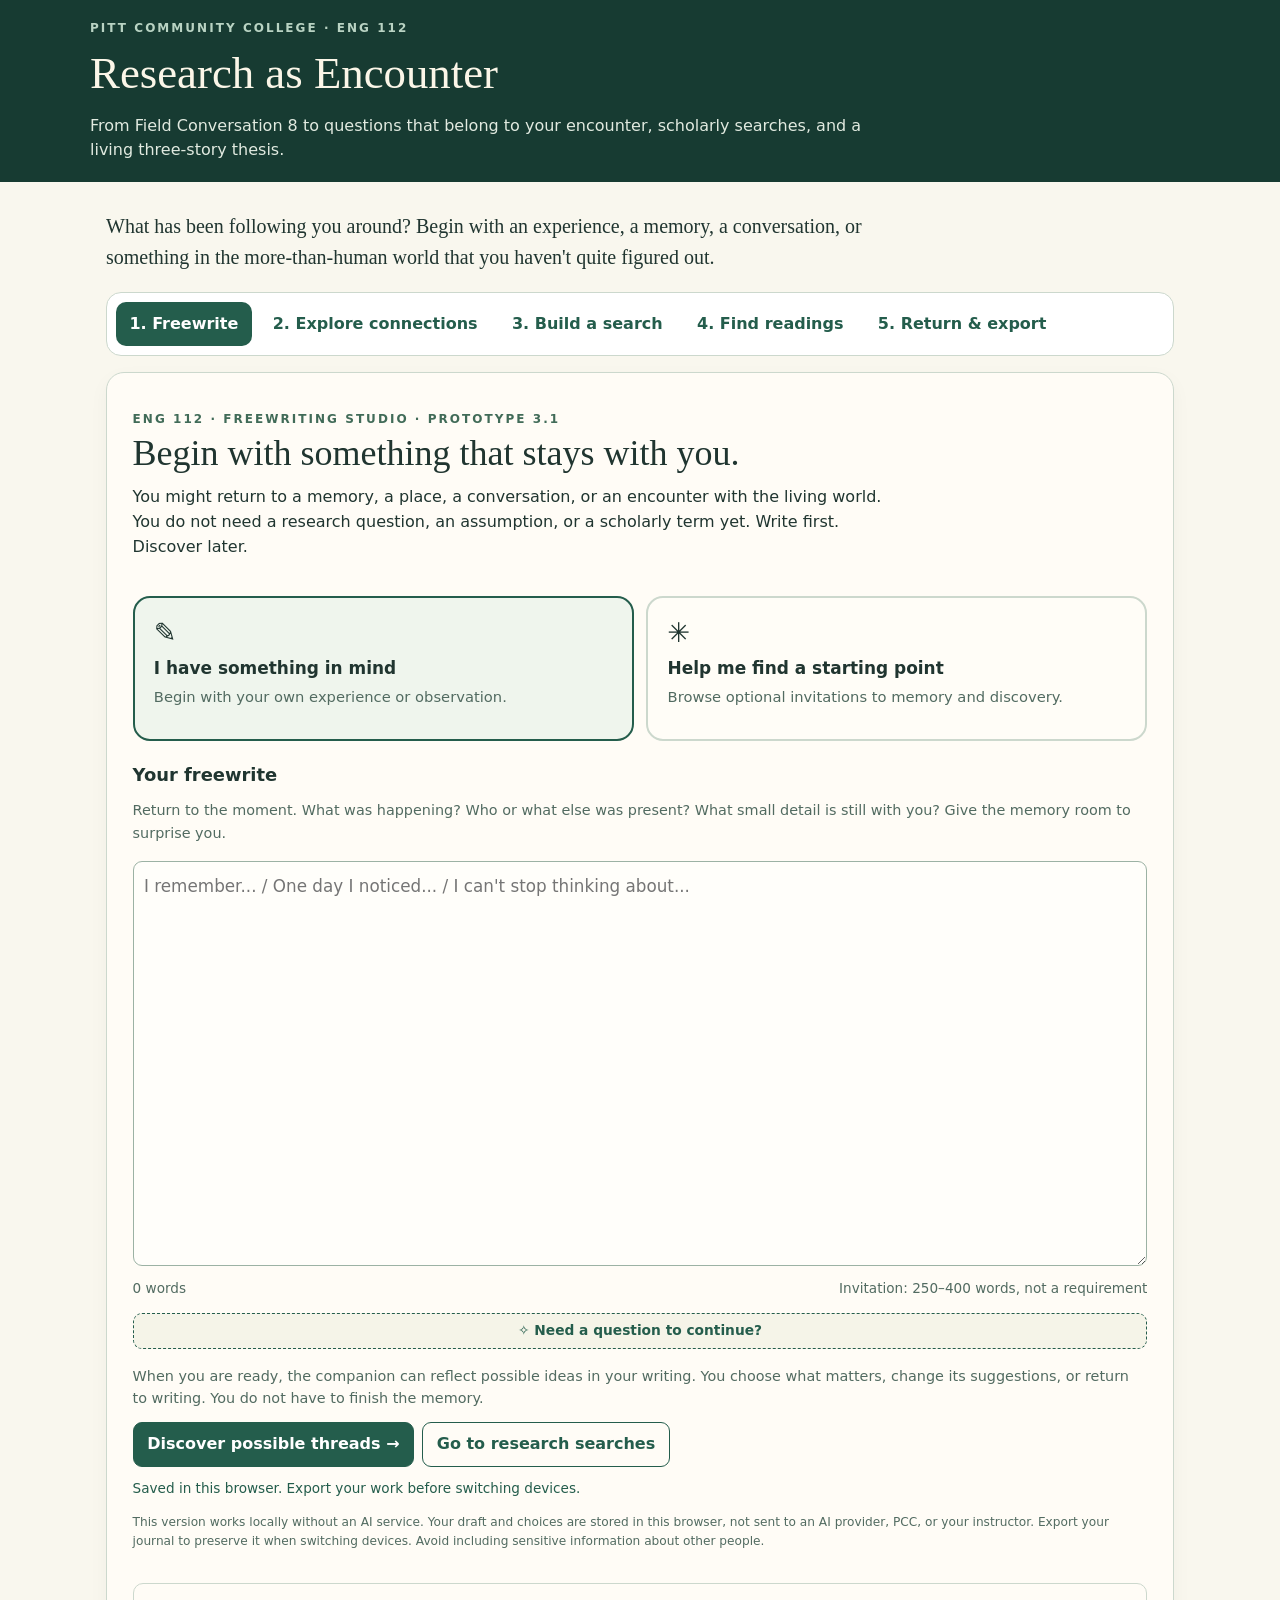
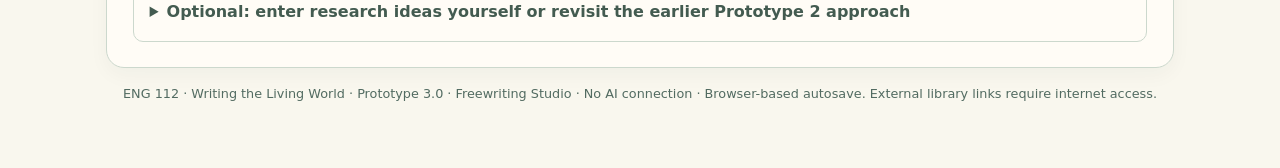
<file: archive/prototype-3-1.html>
<!doctype html>
<html lang="en"><head><meta charset="utf-8"><meta name="viewport" content="width=device-width, initial-scale=1"><meta name="theme-color" content="#193a34"><title>Research as Encounter | ENG 112</title>
<style>
:root{--ink:#203530;--muted:#526b61;--green:#245d4c;--leaf:#dbeadd;--paper:#f9f7ee;--cream:#fffcf6;--line:#ccd8cd;--gold:#bd8e42;--faint:#eef3eb}*{box-sizing:border-box}body{margin:0;background:var(--paper);color:var(--ink);font:16px/1.55 system-ui,-apple-system,BlinkMacSystemFont,"Segoe UI",sans-serif}button,input,textarea,select{font:inherit}button{cursor:pointer}a{color:#145f54}a:focus-visible,button:focus-visible,input:focus-visible,textarea:focus-visible,select:focus-visible{outline:3px solid #bd8e42;outline-offset:3px}.top{background:#173b32;color:#fbf6e8;padding:1.2rem max(1rem,calc((100vw - 1100px)/2))}.eyebrow{font-size:.75rem;letter-spacing:.17em;text-transform:uppercase;color:#b9d3c3;font-weight:700}.top h1{font-family:Georgia,serif;font-size:clamp(1.8rem,4vw,2.8rem);font-weight:500;margin:.1rem 0}.top p{margin:.3rem 0 0;max-width:780px;color:#e1eae0}.shell{max-width:1100px;margin:auto;padding:1.3rem 1rem 4rem}.intro{font-family:Georgia,serif;font-size:1.25rem;max-width:760px;margin:.5rem 0 1.2rem}.nav{display:flex;flex-wrap:wrap;gap:.45rem;padding:.55rem;border:1px solid var(--line);border-radius:15px;background:white;margin-bottom:1rem}.nav button{padding:.6rem .85rem;border:0;border-radius:10px;background:transparent;color:var(--green);font-weight:700}.nav button[aria-selected="true"]{background:var(--green);color:white}.panel{background:var(--cream);border:1px solid var(--line);border-radius:18px;padding:clamp(1rem,2.8vw,1.6rem);box-shadow:0 7px 20px #1e3d2c0a;margin-bottom:1rem}h2{font-family:Georgia,serif;font-size:1.5rem;font-weight:500;margin:0 0 .5rem}h3{font-size:1.03rem;margin:1.2rem 0 .25rem}p{margin:.4rem 0 .8rem}.hint,.small{color:var(--muted);font-size:.9rem}.tiny{font-size:.76rem;color:var(--muted)}.grid{display:grid;grid-template-columns:repeat(3,minmax(0,1fr));gap:.75rem}.two{display:grid;grid-template-columns:repeat(2,minmax(0,1fr));gap:.8rem}.field{display:flex;flex-direction:column;gap:.25rem}.field label{font-weight:700;font-size:.88rem}.field input,.field textarea,.field select,textarea.query{border:1px solid #9cb2a4;border-radius:9px;background:white;width:100%;padding:.65rem;color:var(--ink);min-width:0}.field textarea{min-height:80px;resize:vertical}.actions{display:flex;gap:.5rem;flex-wrap:wrap;margin-top:.8rem}.primary,.secondary,.chip,.textbutton{border-radius:9px;padding:.57rem .85rem;border:1px solid var(--green);background:var(--green);color:white;font-weight:650}.secondary{color:var(--green);background:transparent}.chip{border-color:#b7c9b9;background:#edf4e9;color:#225847;font-weight:500;padding:.4rem .65rem;text-align:left}.chip:hover,.secondary:hover{background:#dceadf}.textbutton{border:none;background:transparent;color:var(--green);text-decoration:underline;padding:.2rem}.stack{display:grid;gap:.7rem;margin-top:.8rem}.result{padding:.8rem 1rem;background:white;border:1px solid #d3ddd4;border-radius:12px}.result strong{display:block}.result .actions{margin-top:.5rem}.sug{background:var(--faint);padding:1rem;border-radius:13px;border-left:4px solid var(--gold)}.topic{font-size:.77rem;font-weight:800;text-transform:uppercase;color:#4b745c;letter-spacing:.07em}.info{background:#eef4f4;padding:.85rem 1rem;border-radius:10px}.notice{background:#fff5d8;padding:.85rem 1rem;border-radius:10px;color:#5c492a}.nav-bottom{display:flex;gap:.8rem;flex-wrap:wrap;margin-top:1rem}.saved{display:inline-flex;align-items:center;background:#dfeddd;color:#235437;padding:.2rem .5rem;border-radius:7px;font-size:.76rem}.source{border:1px solid var(--line);border-radius:12px;padding:.9rem;background:white}.source .badge{font-size:.7rem;color:#225747;background:#e4eee4;padding:.14rem .4rem;border-radius:6px;font-weight:700}.source h3{margin:.3rem 0 0;font-size:1rem}.source .meta{color:var(--muted);font-size:.83rem}.source p{font-size:.88rem}.controls{display:flex;gap:.5rem;flex-wrap:wrap;align-items:center}.controls select{padding:.45rem;border:1px solid var(--line);border-radius:8px}.querycard{padding:.8rem;background:#f3f5ee;border-radius:12px;margin:.6rem 0}.querycard textarea{min-height:64px;resize:vertical}details{border:1px solid var(--line);padding:.6rem .8rem;border-radius:10px;margin-top:.6rem}summary{cursor:pointer;font-weight:700}.footer{text-align:center;font-size:.8rem;color:var(--muted);margin-top:1rem}.hidden{display:none!important}.status{min-height:1.4rem;color:var(--green);font-size:.85rem;margin-top:.3rem}.librarylink{display:inline-block;margin:.4rem 0 0}.mode-chooser{display:flex;gap:1rem;flex-wrap:wrap;margin:1rem 0}.mode-chooser button{flex:1;min-width:200px;min-height:85px;text-align:left}.mode-chooser button small{display:block;font-weight:400;margin-top:.2rem}@media(max-width:680px){.grid,.two{grid-template-columns:1fr}.nav{display:grid;grid-template-columns:repeat(2,minmax(0,1fr))}.nav button{font-size:.84rem}.top{padding:1rem}.panel{border-radius:13px}.shell{padding:.8rem .7rem 2rem}}@media print{.top{background:white;color:black;padding:0}.top p,.eyebrow{color:#444}.nav,.actions,.mode-chooser,.no-print,button{display:none!important}.panel{border:0;box-shadow:none;break-inside:avoid}.hidden{display:block!important}body{background:white}}

/* Prototype 3.1 Freewriting Studio: visible pause and student-owned language */
.studio-head{padding:.7rem 0 1.1rem}.studio-head h2{font-family:Georgia,serif;font-size:clamp(1.65rem,4vw,2.25rem);line-height:1.22;font-weight:500;margin:.2rem 0 .6rem}.studio-head p{max-width:760px;margin:.2rem 0}.studio-eyebrow{color:#416b58}.studio-choice{display:grid;grid-template-columns:repeat(2,minmax(0,1fr));gap:.8rem;margin:1rem 0 1.25rem}.choice-card{display:flex;flex-direction:column;text-align:left;gap:.3rem;background:#fffdf7;border:2px solid #ccd8cd;border-radius:17px;padding:1.2rem;color:#203530;min-height:145px}.choice-card strong{font-size:1.06rem}.choice-card span:last-child{font-size:.92rem;color:#526b61}.choice-card[aria-pressed="true"]{border-color:#245d4c;background:#eff5ed}.choice-card:hover{border-color:#245d4c}.choice-icon{font-size:1.7rem;line-height:1.2}.studio-write{margin-top:1rem}.studio-write label{font-size:1.12rem;font-weight:700}.studio-write textarea{min-height:260px;line-height:1.75;font-size:1.05rem;background:#fffefa;resize:vertical}.studio-meter{display:flex;justify-content:space-between;gap:1rem;flex-wrap:wrap;font-size:.85rem;color:var(--muted);margin-top:.5rem}.starter-area,.chosen-invitation,.pause-invitation,.nudge-question,.thread-clearing{border:1px solid #b8cec0;background:#f0f5eb;border-radius:15px;padding:1rem;margin:1rem 0}.starter-area{background:#f8f6eb}.starter-heading{display:flex;justify-content:space-between;gap:1rem;flex-wrap:wrap}.starter-note{font-family:Georgia,serif;font-size:1.16rem;margin:.8rem 0;line-height:1.55}.starter-note small{display:block;font-family:system-ui,sans-serif;font-size:.83rem;color:var(--muted);margin-bottom:.35rem}.chosen-invitation{background:#fcf6e8}.chosen-invitation p,.nudge-question p,.pause-invitation p{margin:.35rem 0}.text-button{background:none;border:0;text-decoration:underline;color:var(--green);padding:0;cursor:pointer}.toggle-row{display:inline-flex;align-items:center;gap:.35rem;font-size:.88rem}.thread-clearing{background:#fffefa;border-color:var(--line);margin:2rem 0}.thread-clearing h3{font-family:Georgia,serif;font-weight:500;font-size:1.5rem;margin:.3rem 0}.thread-results{display:grid;grid-template-columns:repeat(2,minmax(0,1fr));gap:.7rem}.thread-option{border:1px solid var(--line);border-radius:12px;padding:.8rem;background:#f8faf6;display:flex;gap:.65rem;align-items:flex-start;cursor:pointer}.thread-option:has(input:checked){border-color:#245d4c;background:#e9f2e8}.thread-option input{margin-top:.35rem;flex-shrink:0}.thread-option strong{display:block}.thread-option small{color:var(--muted);display:block;margin-top:.25rem}.legacy-bridge{margin-top:2rem;padding:1rem;border-top:1px solid var(--line);color:#435b50}.legacy-bridge summary{cursor:pointer}.studio-bottom{margin-top:1rem}.studio-bottom .actions{margin:.7rem 0}.hidden{display:none!important}@media(max-width:600px){.studio-choice,.thread-results{grid-template-columns:1fr}.choice-card{min-height:0}.studio-write textarea{min-height:230px}}

/* v3.1: distinguish a visible invitation from a demand for attention */
.studio-ask{margin-top:.65rem;font-size:.86rem;padding:.38rem .65rem;border-style:dashed;background:#f5f4e8}
.pause-invitation,.nudge-question{position:fixed;right:clamp(.7rem,2vw,2rem);bottom:calc(.75rem + env(safe-area-inset-bottom));z-index:60;max-height:min(78dvh,580px);overflow:auto;width:min(420px,calc(100vw - 1.4rem));border:2px solid #ba9147;border-left:7px solid #ba9147;box-shadow:0 12px 38px #122b2480;background:#fffaf0;margin:0;padding:1.1rem 1.2rem;animation:invitation-in .3s ease-out}
.pause-invitation strong,.nudge-question strong{font-family:Georgia,serif;font-size:1.2rem;font-weight:600}
.pause-invitation p,.nudge-question p{margin:.25rem 0 .6rem}.pause-invitation .toggle-row{margin-top:.55rem}
.pause-eyebrow{color:#654c27;font-size:.73rem;font-weight:800;letter-spacing:.07em;text-transform:uppercase;margin-bottom:.4rem}
@keyframes invitation-in{from{opacity:0;transform:translateY(15px)}to{opacity:1;transform:translateY(0)}}
.language-clearing{background:#f2f7f0;border:1px solid #b5ccbb;border-radius:12px;padding:1rem;margin:1.3rem 0}
.language-clearing h4,.thread-clearing h4{margin:0 0 .25rem;font-size:1rem}
.phrase-results{display:flex;gap:.5rem;flex-wrap:wrap;margin:.8rem 0}
.phrase-option{display:inline-flex;align-items:center;gap:.4rem;border:1px solid #acbfae;border-radius:99px;background:#fffefa;color:#254a3e;padding:.45rem .75rem;font-size:.87rem;line-height:1.35;cursor:pointer;max-width:100%;overflow-wrap:anywhere}
.phrase-option:has(input:checked){background:#e0eee0;border-color:#40745b;font-weight:650}
.phrase-option input{accent-color:#245d4c;flex-shrink:0}
.highlight-details{margin-top:1rem;background:#fffdf8}
.highlighted-preview{white-space:pre-wrap;overflow-wrap:anywhere;max-height:240px;overflow:auto;line-height:1.8;font-size:.92rem;padding:.9rem .2rem .3rem}
.highlighted-preview mark{background:#ffdf93;color:#21342c;border-radius:.2em;padding:0 .1em;box-decoration-break:clone}
@media (max-width:600px){.pause-invitation,.nudge-question{left:.55rem;right:.55rem;width:auto;bottom:calc(.55rem + env(safe-area-inset-bottom));padding:.9rem}.phrase-results{gap:.4rem}.phrase-option{font-size:.82rem}}
@media (prefers-reduced-motion:reduce){.pause-invitation,.nudge-question{animation:none}}
@media print{.pause-invitation,.nudge-question,.studio-ask{display:none!important}}
</style></head><body>
<header class="top"><div class="eyebrow">Pitt Community College · ENG 112</div><h1>Research as Encounter</h1><p>From Field Conversation 8 to questions that belong to your encounter, scholarly searches, and a living three-story thesis.</p></header>
<main class="shell">
<p class="intro">What has been following you around? Begin with an experience, a memory, a conversation, or something in the more-than-human world that you haven't quite figured out.</p>
<div class="nav" role="tablist" aria-label="Research companion sections">
<button id="tab-begin" role="tab" aria-controls="page-begin" aria-selected="true" data-tab="begin">1. Freewrite</button><button id="tab-explore" role="tab" aria-controls="page-explore" aria-selected="false" data-tab="explore">2. Explore connections</button><button id="tab-search" role="tab" aria-controls="page-search" aria-selected="false" data-tab="search">3. Build a search</button><button id="tab-read" role="tab" aria-controls="page-read" aria-selected="false" data-tab="read">4. Find readings</button><button id="tab-return" role="tab" aria-controls="page-return" aria-selected="false" data-tab="return">5. Return &amp; export</button>
</div>
<section class="panel" id="page-begin" role="tabpanel" aria-labelledby="tab-begin">
<div class="studio-head"><div class="eyebrow studio-eyebrow">ENG 112 · Freewriting Studio · Prototype 3.1</div><h2>Begin with something that stays with you.</h2><p>You might return to a memory, a place, a conversation, or an encounter with the living world. You do not need a research question, an assumption, or a scholarly term yet. Write first. Discover later.</p></div>
<div class="studio-choice" role="group" aria-label="Choose how to begin writing"><button type="button" id="start-own" class="choice-card" aria-pressed="true"><span class="choice-icon" aria-hidden="true">✎</span><strong>I have something in mind</strong><span>Begin with your own experience or observation.</span></button><button type="button" id="start-help" class="choice-card" aria-pressed="false"><span class="choice-icon" aria-hidden="true">✳</span><strong>Help me find a starting point</strong><span>Browse optional invitations to memory and discovery.</span></button></div>
<div id="starter-area" class="starter-area hidden"><div class="starter-heading"><strong>Choose an invitation, or keep looking.</strong><span class="hint">No obligation to follow any of these.</span></div><div class="starter-note" id="starter-card" aria-live="polite"></div><div class="actions"><button type="button" class="secondary" id="starter-next">Another invitation ↻</button><button type="button" class="secondary" id="starter-use">Keep this nearby as I write</button><button type="button" class="secondary" id="starter-close">I'll follow my own idea</button></div></div>
<div class="field studio-write"><label for="encounter">Your freewrite</label><p class="hint">Return to the moment. What was happening? Who or what else was present? What small detail is still with you? Give the memory room to surprise you.</p><textarea id="encounter" rows="13" placeholder="I remember... / One day I noticed... / I can't stop thinking about..." aria-describedby="studio-meter studio-privacy"></textarea><div class="studio-meter" id="studio-meter" aria-live="polite"><span id="word-counter">0 words</span><span id="writing-goal">Invitation: 250–400 words, not a requirement</span></div><button type="button" id="ask-question-now" class="secondary studio-ask">✧ Need a question to continue?</button></div>
<div id="chosen-invitation" class="chosen-invitation hidden"><strong>Optional writing invitation</strong><p id="chosen-invitation-text"></p><button type="button" id="clear-invitation" class="text-button">Dismiss this invitation</button></div>
<aside id="pause-invitation" class="pause-invitation hidden" role="note" aria-live="polite"><div><div class="pause-eyebrow">✧ A quiet writing invitation</div><strong>Want a question to keep going?</strong><p>You can keep thinking. Nothing is sent anywhere unless you choose.</p></div><div class="actions"><button type="button" id="offer-nudge" class="primary">Give me a question</button><button type="button" id="snooze-nudge" class="secondary">Not now</button></div><label class="toggle-row"><input type="checkbox" id="disable-nudges"> Turn off pause invitations</label></aside>
<aside id="nudge-question" class="nudge-question hidden" role="note" aria-live="polite"><div class="pause-eyebrow">✧ One way to go deeper</div><strong>One possible next question</strong><p id="nudge-copy"></p><div class="actions"><button type="button" id="different-nudge" class="secondary">Another question</button><button type="button" id="dismiss-nudge" class="primary">Return to writing</button></div></aside>
<div class="studio-bottom"><p class="hint">When you are ready, the companion can reflect possible ideas in your writing. You choose what matters, change its suggestions, or return to writing. You do not have to finish the memory.</p><div class="actions"><button class="primary" id="discover-threads">Discover possible threads →</button><button class="secondary" id="go-search">Go to research searches</button></div><p class="status" id="save-status" aria-live="polite"></p><p class="tiny" id="studio-privacy">This version works locally without an AI service. Your draft and choices are stored in this browser, not sent to an AI provider, PCC, or your instructor. Export your journal to preserve it when switching devices. Avoid including sensitive information about other people.</p></div>
<div id="thread-clearing" class="thread-clearing hidden"><div class="clearing-top"><div><span class="eyebrow studio-eyebrow">Discovery Clearing · First look</span><h3>What might your words be reaching toward?</h3><p>These are <em>possible</em> connections from a small, instructor-curated vocabulary. They are not an AI reading of your experience. Keep, reject, or name your own. Your freewrite is still yours.</p></div></div><div id="language-clearing" class="language-clearing"><h4>Words and images worth noticing</h4><p class="hint">These are phrases the program noticed in your own writing, not an interpretation of what they mean. Choose what matters, uncheck what doesn't, or add what we missed.</p><div id="phrase-results" class="phrase-results" role="group" aria-label="Choose significant phrases from your writing"></div><div class="field"><label for="custom-phrase">A word or phrase we missed</label><input id="custom-phrase" placeholder="A phrase, image, question, or word that matters to you"></div><div class="actions"><button type="button" id="add-custom-phrase" class="secondary">Add my words</button></div><details class="highlight-details" open><summary>See those words highlighted in my freewrite</summary><div id="highlighted-preview" class="highlighted-preview" aria-label="Reading copy with your selected phrases marked"></div><p class="tiny">This is a reading copy. The original writing above is unchanged.</p></details></div><h4>Possible research directions</h4><p class="hint">Now choose or rename the ideas you might want to follow. Your words can remain ordinary words; they don't need to sound academic.</p><div id="thread-results" class="thread-results" aria-live="polite"></div><div class="field"><label for="custom-thread">A thread we missed</label><input id="custom-thread" placeholder="Use your own words, such as 'being watched' or 'belonging'"></div><div class="actions"><button type="button" id="add-custom-thread" class="secondary">Add my idea</button><button type="button" id="follow-selected" class="primary">Follow my chosen ideas →</button><button type="button" id="return-freewrite" class="secondary">Return to my writing</button></div><p class="hint" id="thread-status" aria-live="polite"></p></div>
<details class="legacy-bridge"><summary>Optional: enter research ideas yourself or revisit the earlier Prototype 2 approach</summary><p class="hint">You can still name three concepts manually or write about an assumption. This is optional and never required before you freewrite.</p><div class="field"><label for="assumption">An assumption or uncertainty, if one emerges</label><textarea id="assumption" rows="2" placeholder="At first I thought... / Now I wonder..."></textarea></div><div class="grid"><div class="field"><label for="idea1">Idea 1</label><input id="idea1" placeholder="An idea in your own language"></div><div class="field"><label for="idea2">Idea 2</label><input id="idea2" placeholder="A second idea"></div><div class="field"><label for="idea3">Idea 3</label><input id="idea3" placeholder="A third idea"></div></div><div class="actions"><button class="secondary" id="go-explore">Explore these ideas →</button><button class="secondary" id="example">Load grandmother's garden example</button></div></details>
</section>
<section class="panel hidden" id="page-explore" role="tabpanel" aria-labelledby="tab-explore">
<h2>Explore connections</h2><p>These are <strong>possible directions</strong>, not claims proven by sources. Click <em>Follow this connection</em> to pursue a new thread. You can save anything that interests you.</p>
<div id="explore-summary" class="info"></div><div class="notice" style="margin-top:.6rem">These suggestions are inquiry prompts, not research findings. Check them against your own experience and scholarly evidence.</div><details><summary>How does this program find connections?</summary><p>It does not read entire books or search PCC library databases. The program uses an instructor-curated concept index, the book descriptions supplied by the instructor, and your current encounter, uncertainty, and idea words. It does not read the full books, use live AI, or search the PCC databases. A question is a proposal for investigation, not a factual finding. Book tags are suggested research vocabulary, not official catalog subject headings. A new inquiry resets the current concept trail without deleting your saved journal.</p></details><h3>Connected concepts</h3><p class="small">Each suggestion shows why it surfaced. Follow a connection to develop it without losing your original encounter.</p><div id="connection-list" class="stack" aria-live="polite"></div><h3>Questions shaped by your encounter</h3><p class="small">Three lenses: investigate the encounter, explore a possible connection, and reconsider an assumption. Each question includes a reason.</p><div id="question-list" class="stack"></div>
<div class="actions"><button class="secondary" data-tab="search">Turn ideas into searches →</button><button class="secondary" data-tab="read">Find relevant books →</button></div>
</section>
<section class="panel hidden" id="page-search" role="tabpanel" aria-labelledby="tab-search">
<h2>Build a research search</h2><p>Academic database searching is a conversation with uncertainty. Try a search, look at the results, and revise your vocabulary. The three original ideas are separate concepts joined with AND; use OR only for alternatives or synonyms.</p>
<div class="two"><div class="field"><label for="termA">Main concept</label><input id="termA"></div><div class="field"><label for="termB">Second concept</label><input id="termB"></div><div class="field"><label for="altA">Alternative for main concept (OR, a synonym)</label><input id="altA" placeholder="optional synonym"></div><div class="field"><label for="altB">Alternative for second concept (OR, a synonym)</label><input id="altB" placeholder="optional synonym"></div></div>
<div class="field" style="margin-top:.65rem"><label for="termC">Third concept (optional, connected with AND)</label><input id="termC" placeholder="A distinct idea, not a synonym"></div><div class="two"><div class="field"><label for="joinOp">Relationship between groups</label><select id="joinOp"><option>AND</option><option>OR</option><option>NOT</option></select></div><div class="field"><label for="exclude">Exclude this term (optional, use carefully)</label><input id="exclude" placeholder="optional"></div></div>
<div class="actions"><button class="primary" id="generate-search">Generate editable searches</button><button class="secondary" id="load-followed">Use my followed connection</button><button class="secondary" id="load-original">Use my original ideas</button></div>
<div id="search-list" aria-live="polite"></div><p class="hint"><a href="https://libguides.pittcc.edu/nature/eng112/writing" target="_blank" rel="noopener noreferrer">Open the ENG 112 PCC Library guide ↗</a> (internet and PCC login may be required).</p>
<details><summary>Search operators: AND, OR, NOT, quotes, parentheses</summary><p><strong>AND</strong> narrows by requiring both concepts. <strong>OR</strong> broadens by allowing alternatives. <strong>NOT</strong> excludes but can hide important results. Quotes search an exact phrase where the database supports it, and parentheses keep alternatives grouped. Database behavior varies.</p><p>Example: <code>("grandmothers" OR "intergenerational knowledge") AND gardening</code></p></details>
<details><summary>Too many or too few results?</summary><p><strong>Too many:</strong> add one specific concept using AND, or use a phrase in quotation marks. <strong>Too few:</strong> remove one concept, add synonyms with OR, or try broader terms. Check article abstracts for better vocabulary. The program does not query PCC databases or verify subject headings.</p></details>
</section>
<section class="panel hidden" id="page-read" role="tabpanel" aria-labelledby="tab-read">
<h2>Meet other voices</h2><p>These are suggested companions from the instructor's PCC bibliography and foundational course texts. They may challenge your first interpretation rather than confirm it. Every recommendation includes a reason, but does not claim the book discusses your exact encounter.</p><div class="info"><strong>Access matters:</strong> Course Reserve books are requested at the circulation desk, General Collection books are on the library shelves, and PCC e-books require library access. A recommendation is not a live availability check.</div>
<div class="info"><strong>Start with our primary course text:</strong> <em>Diary of a Young Naturalist</em> by Dara McAnulty. It is part of ENG 112 coursework, not an additional PCC catalog holding. Every inquiry can return to McAnulty's attention to lived encounters, sensory difference, and the more-than-human world.</div>
<div class="field" style="margin-top:.8rem"><label for="book-filter">Explore a topic or title</label><input id="book-filter" placeholder="Try ecofeminism, crows, trees, perception..."></div><div class="actions"><button id="refresh-books" class="primary">Find matching readings</button><button id="show-all" class="secondary">Browse all 24 PCC books</button></div><div class="stack" id="book-list" aria-live="polite"></div>
</section>
<section class="panel hidden" id="page-return" role="tabpanel" aria-labelledby="tab-return">
<h2>Return changed</h2><p>What is different now? Your experience, source reading, and your own reflections are three voices that can be braided rather than placed in separate compartments.</p>
<div class="field"><label for="found">What did a source or new question complicate?</label><textarea id="found" rows="3" placeholder="A source introduced... / I now wonder whether..."></textarea></div>
<div class="field"><label for="shift">How has your thinking changed?</label><textarea id="shift" rows="3" placeholder="I thought... / Now I'm considering..."></textarea></div>
<h3>My developing three-story movement</h3><div class="stack"><div class="field"><label for="what">WHAT: What did I encounter or notice?</label><textarea id="what" rows="2"></textarea></div><div class="field"><label for="soWhat">SO WHAT: What new understanding is emerging?</label><textarea id="soWhat" rows="2"></textarea></div><div class="field"><label for="nowWhat">NOW WHAT: Why might this matter to me, others, or the living world?</label><textarea id="nowWhat" rows="2"></textarea></div></div>
<div class="sug"><strong>Keep the questions alive.</strong> A living thesis can acknowledge what research cannot yet establish. Label personal experience, interpretation, and documented evidence honestly.</div>
<h3>Your saved inquiry trail</h3><div id="journal-view"></div><div class="actions no-print"><button class="primary" id="download-txt">Download research journal (.txt)</button><button class="secondary" id="download-json">Backup / transfer (.json)</button><button class="secondary" id="import-json">Restore a .json backup</button><input type="file" id="import-file" accept="application/json,.json" class="hidden"><button class="secondary" id="print">Print or save as PDF</button><button class="secondary" id="reset">Clear my work</button></div>
<p class="notice">Nothing here is submitted to your instructor. Download or print your notes before leaving this device. Do not enter private information about other people.</p>
</section>
<div class="footer">ENG 112 · Writing the Living World · Prototype 3.0 · Freewriting Studio · No AI connection · Browser-based autosave. External library links require internet access.</div>
</main>
<script>
const DATA = {"books":[{"id":"pc1","title":"The Visible and the Invisible: Followed by Working Notes","author":"Maurice Merleau-Ponty","call":"B2430.M379 V513 1968","kind":"reserve","url":"","tags":["perception","phenomenology","embodiment","uncertainty","attention","human perception","limits of knowing","the visible and invisible","embodied knowledge","human animal boundaries"],"about":"An unfinished philosophical exploration of how we perceive and inhabit a world that exceeds what we can plainly see or say. Merleau-Ponty's reflections invite readers to question the boundary between the observer and the living world.","index_note":"Instructor-curated subject suggestions derived from the supplied book description and established subject context; not a full-text index or official PCC catalog heading."},{"id":"pc2","title":"The Environmental Imagination: Thoreau, Nature Writing, and the Formation of American Culture","author":"Lawrence Buell","call":"PS3057.N3 B84 1995","kind":"reserve","url":"","tags":["nature writing","thoreau","ecocriticism","literature","place","environmental ethics","walden","environmental imagination","transcendentalism","literary representation","human nature dualism"],"about":"Buell traces how American writers, especially Thoreau, helped shape cultural ideas of nature, place, and environmental responsibility. This study gives students a critical lens for asking how writing influences what people notice and value.","index_note":"Instructor-curated subject suggestions derived from the supplied book description and established subject context; not a full-text index or official PCC catalog heading."},{"id":"pc3","title":"The Life of Plants: A Metaphysics of Mixture","author":"Emanuele Coccia","call":"B105.P535 C6313 2019","kind":"reserve","url":"","tags":["plants","breath","air","interdependence","plant agency","ecology","shared atmosphere","ecological interdependence","human plant relationships"],"about":"Coccia considers plants as active participants in a shared atmosphere, rather than passive scenery. His philosophical account of breath, growth, and mixture challenges the notion that living beings exist separately from their surroundings.","index_note":"Instructor-curated subject suggestions derived from the supplied book description and established subject context; not a full-text index or official PCC catalog heading."},{"id":"pc4","title":"The Spell of the Sensuous: Perception and Language in a More-than-Human World","author":"David Abram","call":"BD581 .A25 1996","kind":"reserve","url":"","tags":["perception","senses","language","embodiment","more-than-human","place","attention","phenomenology","human animal encounter","sensory perception","animal awareness","language and place","posthumanism"],"about":"Abram explores how the senses and language connect human experience to animals, landscapes, weather, and the wider Earth. Drawing on phenomenology and encounters with place, he invites readers to understand perception as a relationship rather than a detached observation.","index_note":"Instructor-curated subject suggestions derived from the supplied book description and established subject context; not a full-text index or official PCC catalog heading."},{"id":"pc5","title":"The Nature Fix: Why Nature Makes Us Happier, Healthier, and More Creative","author":"Florence Williams","call":"BF353.5.N37 W55 2018","kind":"reserve","url":"","tags":["wellbeing","nature","attention","stress","creativity","sensory perception","nature and wellbeing","stress response","fear","sensory regulation"],"about":"Williams investigates research on how contact with outdoor environments can influence attention, stress, mood, and creativity. The book offers scientific and personal perspectives for students exploring what changes when we spend time outside.","index_note":"Instructor-curated subject suggestions derived from the supplied book description and established subject context; not a full-text index or official PCC catalog heading."},{"id":"pc6","title":"Being Ecological","author":"Timothy Morton","call":"QH541.13 .M67 2025","kind":"reserve","url":"","tags":["ecology","interdependence","environmental ethics","belonging","philosophy","posthumanism","anthropocentrism","ecological belonging","human exceptionalism"],"about":"Morton makes ecological philosophy accessible by questioning the idea that humans stand apart from an environment called 'nature.' The book encourages readers to see ecological belonging as an everyday condition, not merely a personal identity or lifestyle choice.","index_note":"Instructor-curated subject suggestions derived from the supplied book description and established subject context; not a full-text index or official PCC catalog heading."},{"id":"pc7","title":"Becoming Animal: An Earthly Cosmology","author":"David Abram","call":"GN33 .A32 2011","kind":"reserve","url":"","tags":["animals","more-than-human","perception","senses","encounter","reciprocity","attention","posthumanism","human-animal encounters","animal agency","fear","animal perception","turkey","wildlife encounter","anthropocentrism"],"about":"Through vivid encounters and philosophical reflection, Abram considers what it means to experience the Earth as a living, expressive presence. This book encourages nature writers to move beyond description and attend to exchange, sensation, and more-than-human agency.","index_note":"Instructor-curated subject suggestions derived from the supplied book description and established subject context; not a full-text index or official PCC catalog heading."},{"id":"pc8","title":"Finding the Mother Tree: Discovering the Wisdom of the Forest","author":"Suzanne Simard","call":"SD411.52 .S56 A3 2022","kind":"reserve","url":"","tags":["trees","forests","fungi","mycorrhizae","interdependence","science","memory","plant communication","forest relationships","mycorrhizal networks","ecological interdependence","family memory","care"],"about":"Forest ecologist Suzanne Simard intertwines her life story with research on relationships among trees, fungi, and forest ecosystems. Students can explore how scientific discovery, memory, and care for place become part of one narrative.","index_note":"Instructor-curated subject suggestions derived from the supplied book description and established subject context; not a full-text index or official PCC catalog heading."},{"id":"pc9","title":"The Serviceberry: Abundance and Reciprocity in the Natural World","author":"Robin Wall Kimmerer","call":"E98 .B7 K56 2024","kind":"reserve","url":"","tags":["reciprocity","plants","gifts","sharing","indigenous knowledge","care","economics","gift economy","care labor","kinship","land ethics","family traditions"],"about":"Kimmerer begins with the serviceberry's gifts to explore reciprocity, abundance, and economies based on relationship rather than accumulation. This short book asks what humans might learn from the ways living communities give and receive.","index_note":"Instructor-curated subject suggestions derived from the supplied book description and established subject context; not a full-text index or official PCC catalog heading."},{"id":"pc10","title":"Climate Change","author":"Edmond Mathez and Jason Smerdon","call":"QC 981 .8 .C5 M378 2018","kind":"reserve","url":"","tags":["climate","atmosphere","oceans","science","warming","environment","climate systems","global warming","physical climate science","ecological change"],"about":"Mathez and Smerdon explain the science of Earth's climate, including the atmosphere, oceans, energy balance, and evidence of warming. It supplies a foundation for students who want to connect environmental writing with the physical processes behind climate change.","index_note":"Instructor-curated subject suggestions derived from the supplied book description and established subject context; not a full-text index or official PCC catalog heading."},{"id":"pc11","title":"The Climate Book","author":"Greta Thunberg","call":"QC 903 .T59 2023","kind":"reserve","url":"https://pitt.ncccevergreen.org/eg/opac/record/628302","tags":["climate","activism","science","environmental justice","ethics","young people","climate activism","youth voice","climate justice","scientific communication","public argument"],"about":"Edited by Greta Thunberg, this collaborative volume brings together scientific explanations and perspectives on climate disruption and possible responses. Students can examine how evidence, testimony, and ethical appeals work together in environmental communication.","index_note":"Instructor-curated subject suggestions derived from the supplied book description and established subject context; not a full-text index or official PCC catalog heading."},{"id":"pc12","title":"Visual Thinking: The Hidden Gifts of People Who Think in Pictures, Patterns, and Abstractions","author":"Temple Grandin","call":"BF 241 .G683 2022","kind":"reserve","url":"https://pitt.ncccevergreen.org/eg/opac/record/623260","tags":["neurodivergence","autism","visual thinking","pattern","perception","creativity","pattern thinking","visual cognition","alternative ways of knowing","autistic perception"],"about":"Grandin explores different forms of thinking, especially visual and pattern-based cognition, and the contributions of people whose minds work differently. The book invites students to consider how perception shapes discovery, creativity, and our interpretations of other living beings.","index_note":"Instructor-curated subject suggestions derived from the supplied book description and established subject context; not a full-text index or official PCC catalog heading."},{"id":"pc13","title":"Representative American Speeches, 2018–2019","author":"Various contributors","call":"PS 668 .B3 2018-19","kind":"general","url":"https://pitt.ncccevergreen.org/eg/opac/record/578158","tags":["rhetoric","speeches","climate advocacy","environmental justice","public argument","public discourse","persuasion","activism","environmental communication"],"about":"This anthology collects notable American speeches from 2018 and 2019, providing examples of public argument, persuasion, and civic language. Students can study how speakers shape an audience's understanding of urgent social issues and compare those strategies with environmental advocacy.","index_note":"Instructor-curated subject suggestions derived from the supplied book description and established subject context; not a full-text index or official PCC catalog heading."},{"id":"pc14","title":"Animals in Translation: Using the Mysteries of Autism to Decode Animal Behavior","author":"Temple Grandin and Catherine Johnson","call":"QL 751 .G73 2005","kind":"general","url":"https://pitt.ncccevergreen.org/eg/opac/record/268552","tags":["animals","animal cognition","autism","sensory perception","interspecies","communication","turkeys","fear","animal fear","threat detection","antipredator behavior","anthropocentrism","animal minds","animal perception","animal behavior","human animal relationships","posthumanism","turkey"],"about":"Grandin and Catherine Johnson examine animal behavior through the lens of sensory experience, drawing connections to Grandin's understanding of autism. The book prompts questions about what animals notice and how human assumptions can distort our interpretations of them.","index_note":"Instructor-curated subject suggestions derived from the supplied book description and established subject context; not a full-text index or official PCC catalog heading."},{"id":"pc15","title":"Asperger Syndrome","author":"Various contributors (Gale/Cengage Learning)","call":"RC 553 .A88 A787 2011","kind":"general","url":"https://pitt.ncccevergreen.org/eg/opac/record/396196","tags":["autism","neurodivergence","history","diagnostic language","perception","historical diagnostic terminology","autism history","neurodiversity","social models of disability"],"about":"This 2011 reference volume introduces discussions and differing perspectives about Asperger syndrome, a diagnostic term used more widely at the time of publication. Read it as historical context while recognizing that contemporary autism terminology and diagnostic frameworks have changed.","index_note":"Instructor-curated subject suggestions derived from the supplied book description and established subject context; not a full-text index or official PCC catalog heading."},{"id":"pc16","title":"What Would Animals Say If We Asked the Right Questions?","author":"Vinciane Despret; translated by Brett Buchanan","call":"","kind":"ebook","url":"https://login.proxy138.nclive.org/login?url=https://ebookcentral-proquest-com.proxy138.nclive.org/lib/pittcc-ebooks/detail.action?docID=4392047","tags":["animals","questions","animal behavior","cognition","communication","ethics","animal agency","posthumanism","human-animal encounters","fear","animal perspective","anthropocentrism","animal cognition","research questions","human animal encounter","turkey"],"about":"Despret asks unexpected questions about animals to challenge the certainty with which humans explain nonhuman behavior. Her playful and rigorous approach shows how the questions researchers ask can determine what animals are allowed to reveal.","index_note":"Instructor-curated subject suggestions derived from the supplied book description and established subject context; not a full-text index or official PCC catalog heading."},{"id":"pc17","title":"Braiding Sweetgrass: Indigenous Wisdom, Scientific Knowledge and the Teachings of Plants","author":"Robin Wall Kimmerer","call":"","kind":"ebook","url":"https://login.proxy138.nclive.org/login?url=https://ebookcentral.proquest.com/lib/pittcc-ebooks/detail.action?docID=1212658","tags":["reciprocity","indigenous knowledge","plants","gardening","ecological knowledge","care","gratitude","intergenerational knowledge","plant teachings","indigenous ecological knowledge","family","women","gender"],"about":"Kimmerer brings Indigenous teachings, botany, storytelling, and lived experience into conversation to explore reciprocal relationships with plants and land. The essays offer models for writing that joins scientific knowledge with gratitude, attention, and responsibility.","index_note":"Instructor-curated subject suggestions derived from the supplied book description and established subject context; not a full-text index or official PCC catalog heading."},{"id":"pc18","title":"Feminism and the Mastery of Nature","author":"Val Plumwood","call":"","kind":"ebook","url":"https://ebookcentral-proquest-com.proxy138.nclive.org/lib/pittcc-ebooks/detail.action?docID=168813&query=","tags":["gender","women","ecofeminism","power","labor","nature","ethics","care","gendered labor","gardening","power relations","human nature dualism","care work","grandmother"],"about":"Plumwood examines how hierarchical thinking places humans above nature and has also supported other forms of domination. Her ecofeminist argument helps students question the language and assumptions through which power shapes environmental relationships.","index_note":"Instructor-curated subject suggestions derived from the supplied book description and established subject context; not a full-text index or official PCC catalog heading."},{"id":"pc19","title":"The Best American Science and Nature Writing 2016","author":"Amy Stewart; Tim Folger","call":"","kind":"ebook","url":"https://login.proxy138.nclive.org/login?url=https://ebookcentral.proquest.com/lib/pittcc-ebooks/detail.action?docID=4187794","tags":["science writing","nature writing","essay","climate","environmental journalism","science communication","creative nonfiction","narrative evidence"],"about":"This annual anthology gathers exemplary journalism and essays about scientific discoveries, environmental concerns, and the natural world. Its varied voices offer students models of how evidence, narrative craft, and public-interest writing can work together.","index_note":"Instructor-curated subject suggestions derived from the supplied book description and established subject context; not a full-text index or official PCC catalog heading."},{"id":"pc20","title":"Fauna and Flora, Earth and Sky","author":"Trudy Dittmar","call":"","kind":"ebook","url":"https://login.proxy138.nclive.org/login?url=https://ebookcentral.proquest.com/lib/pittcc-ebooks/detail.action?docID=837037","tags":["memory","nature writing","creative nonfiction","animals","plants","place","sky","memory and place","family stories","ecological memory","sensory experience"],"about":"Dittmar blends personal recollection, observation, natural history, and reflection on landscapes, animals, plants, and the sky. The book offers a model for creative nonfiction that braids intimate experience with questions about nature and meaning.","index_note":"Instructor-curated subject suggestions derived from the supplied book description and established subject context; not a full-text index or official PCC catalog heading."},{"id":"pc21","title":"The Maine Woods: A Fully Annotated Edition","author":"Henry David Thoreau; edited by Jeffrey S. Cramer","call":"","kind":"ebook","url":"https://login.proxy138.nclive.org/login?url=https://ebookcentral.proquest.com/lib/pittcc-ebooks/detail.action?docID=3420638","tags":["thoreau","place","forest","wilderness","observation","travel writing","walden","settler perspectives","literary nature writing"],"about":"Thoreau recounts journeys through Maine's forests, mountains, and waterways, observing the landscapes and confronting the limits of his knowledge. The annotated edition helps students examine close observation, wilderness writing, and the cultural perspectives embedded in travel narratives.","index_note":"Instructor-curated subject suggestions derived from the supplied book description and established subject context; not a full-text index or official PCC catalog heading."},{"id":"pc22","title":"Nature Writing","author":"Don Scheese","call":"","kind":"ebook","url":"https://login.proxy138.nclive.org/login?url=https://ebookcentral.proquest.com/lib/pittcc-ebooks/detail.action?docID=1517692","tags":["nature writing","ecocriticism","literature","history","place","environmental writing history","transcendentalism","nature essay"],"about":"Scheese surveys the traditions and development of nature writing, from earlier literary roots to modern American environmental literature. This critical overview can help students see their own place-based writing within a longer history of the genre.","index_note":"Instructor-curated subject suggestions derived from the supplied book description and established subject context; not a full-text index or official PCC catalog heading."},{"id":"pc23","title":"The New Nature Writing: Rethinking the Literature of Place","author":"Jos Smith","call":"","kind":"ebook","url":"https://login.proxy138.nclive.org/login?url=https://ebookcentral.proquest.com/lib/pittcc-ebooks/detail.action?docID=6160301","tags":["place","ecocriticism","nature writing","landscape","belonging","place writing","landscape politics","literary experimentation"],"about":"Smith studies contemporary writing about place, particularly in Britain and Ireland, and considers how new literary approaches respond to ecological change. Students can use the book to think about experimentation, belonging, and the politics of representing landscapes.","index_note":"Instructor-curated subject suggestions derived from the supplied book description and established subject context; not a full-text index or official PCC catalog heading."},{"id":"pc24","title":"The Long, Long Life of Trees","author":"Fiona Stafford","call":"","kind":"ebook","url":"https://login.proxy138.nclive.org/login?url=https://ebookcentral.proquest.com/lib/pittcc-ebooks/detail.action?docID=4612469","tags":["trees","memory","history","plants","place","ecology","tree memory","tree cultural history","plant relationships","forests","long-lived organisms"],"about":"Stafford explores the natural histories, cultural meanings, and enduring presence of familiar tree species. Her lyrical approach shows students how scientific detail and human stories can deepen attention to the trees around them.","index_note":"Instructor-curated subject suggestions derived from the supplied book description and established subject context; not a full-text index or official PCC catalog heading."}],"anchors":[{"id":"a1","title":"Diary of a Young Naturalist","author":"Dara McAnulty","kind":"main","url":"","call":"","tags":["Dara McAnulty","Diary of a Young Naturalist","neurodivergence","autism","autistic perception","sensory attention","nature writing","nature diary","attention","family","memory","birds","turkeys","animal encounters","wildlife","fear","human-animal relationship","more-than-human","reciprocity","bird encounters","wild turkey","fear and perception","nature journal","family and belonging"],"about":"Primary ENG 112 course text. McAnulty intertwines autistic sensory attention, family, emotion, and encounters with birds, plants, and other lives. Use it to reflect on how personal observations can open more careful questions about the living world. This is a course text, not an additional verified PCC library holding."},{"id":"a2","title":"Nature","author":"Ralph Waldo Emerson","kind":"free","url":"https://www.gutenberg.org/ebooks/29433","call":"","tags":["transcendentalism","nature","perception","spirituality","solitude","place","attention","nature philosophy","self-reliance"],"about":"Free public-domain work inviting reflection on how people perceive and find meaning in the natural world."},{"id":"a3","title":"Walden","author":"Henry David Thoreau","kind":"free","url":"https://www.gutenberg.org/ebooks/205","call":"","tags":["transcendentalism","nature","place","solitude","simplicity","observation","pond","water","attention","nature philosophy","self-reliance"],"about":"Free public-domain work exploring a sustained experiment in living attentively at Walden Pond."}],"clusters":[{"id":"family","label":"Family, ancestry & memory","keys":["grandma","grandmother","grandparent","family","ancestor","mom","mother","dad","father","memory","childhood","heritage","home","tradition","grandpa","generations"],"terms":["intergenerational knowledge","family stories","ecological memory","oral history","cultural transmission","place attachment"],"questions":["What knowledge about land, animals, or plants travels through families?","How might a remembered encounter change when considered alongside community history?"]},{"id":"gender","label":"Gender, care & labor","keys":["gender","women","woman","men","man","feminism","labor","work","care","motherhood","grandma"],"terms":["ecofeminism","gendered labor","care work","environmental justice","power and nature","domestic labor"],"questions":["Whose environmental labor is noticed, and whose is overlooked?","How do gender expectations influence relationships with land and care?"]},{"id":"garden","label":"Gardens, plants & food","keys":["garden","gardening","plants","plant","flower","flowers","seed","seeds","food","vegetables","tomato","soil","farming","farm","harvest","tree"],"terms":["seed saving","foodways","home gardens","plant knowledge","soil stewardship","community gardens"],"questions":["What does a garden preserve beyond food?","How might gardening be a practice of reciprocity rather than only cultivation?"]},{"id":"animal","label":"Animal lives & cognition","keys":["crow","bird","birds","owl","dog","cat","animal","animals","fox","insect","bee","bees","ants","raven","wildlife","recognition","behavior","turkey","turkeys","wild turkey","fear","gobble","gobbling","flock","flocks"],"terms":["animal cognition","individual recognition","interspecies communication","animal behavior","corvid cognition","more-than-human agency","wild turkey behavior","animal awareness","antipredator behavior"],"questions":["What can an encounter suggest, and what would evidence be needed to establish?","How might animal senses complicate human interpretations of behavior?"]},{"id":"forest","label":"Trees, fungi & forests","keys":["tree","trees","forest","woods","fungi","fungus","mushroom","mycorrhiza","roots","oak","pine","woodland"],"terms":["mycorrhizal networks","forest ecology","fungal symbiosis","chemical signaling","ecological interdependence","forest stewardship"],"questions":["How do different organisms influence one another in a forest?","How might the language of communication shape our interpretations of forest science?"]},{"id":"river","label":"Water, place & belonging","keys":["river","water","pond","lake","ocean","creek","stream","rain","flood","shore","swamp","wetland","place","home"],"terms":["watershed","place attachment","ecological memory","water stewardship","environmental change","sense of place"],"questions":["How does a body of water become part of personal or community memory?","What responsibilities might follow from belonging to a watershed?"]},{"id":"reciprocity","label":"Reciprocity & responsibility","keys":["reciprocity","gift","gratitude","giving","receiving","responsibility","relationship","care","exchange","sharing","mutual","kinship"],"terms":["reciprocal relationships","gift economy","ethics of care","land stewardship","relational accountability","ecological kinship"],"questions":["What would reciprocal care look like in this particular relationship?","What might the living world give, and what might a person owe in return?"]},{"id":"sensory","label":"Senses & neurodivergent perception","keys":["autism","autistic","neurodivergence","neurodiverse","sensory","senses","perception","hearing","sound","smell","touch","visual","pattern","attention","mind"],"terms":["sensory processing","embodied perception","visual thinking","neurodiversity","situated knowledge","patterns of attention"],"questions":["How might different sensory experiences make different aspects of a place noticeable?","Whose ways of knowing are treated as authoritative?"]},{"id":"climate","label":"Climate & environmental justice","keys":["climate","warming","weather","storm","heat","drought","pollution","activism","justice","future","fossil"],"terms":["climate adaptation","environmental justice","climate anxiety","biodiversity loss","environmental communication","climate resilience"],"questions":["Who is most affected by a particular environmental change?","How can narrative and scientific evidence work together responsibly?"]},{"id":"writing","label":"Reading, writing & interpretation","keys":["writing","story","stories","essay","literature","reading","poetry","language","thoreau","emerson","mcanulty","nature writing","journaling"],"terms":["ecocriticism","creative nonfiction","environmental imagination","close observation","narrative inquiry","transcendentalism"],"questions":["How does the language we use shape what we notice in the living world?","How can an essay braid memory, sources, and reflection without flattening disagreement?"]},{"id":"space","label":"Cities, movement & ordinary places","keys":["parking","lot","sidewalk","city","town","street","bike","bicycle","bus","school","campus","neighborhood","yard"],"terms":["urban ecology","human-wildlife encounters","everyday nature","built environment","habitat fragmentation","place-based observation"],"questions":["What lives alongside us in places we think of as purely human?","How might movement through an ordinary place change what we notice?"]},{"id":"posthuman","label":"Posthumanism & animal agency","keys":["posthuman","posthumanism","anthropocentrism","human exceptionalism","anthropomorphic","nonhuman agency","mechanical","mindless","instinct","agency"],"terms":["anthropocentrism","animal agency","human exceptionalism","critical animal studies","more-than-human perspectives","ethology"],"questions":["How might posthumanism challenge a human-centered interpretation of another animal?"]},{"id":"fear","label":"Fear, behavior & attention","keys":["fear","scared","afraid","threat","danger","predator","anxiety","startled","flee","flight","turkey","turkeys"],"terms":["antipredator behavior","threat perception","vigilance","animal behavior","risk assessment","ecology of fear"],"questions":["How might fear change what an animal notices or how it moves through a place?"]}],"concept_index":[{"id":"wildlife","title":"Wild animal encounters","triggers":["turkey","turkeys","crow","crows","owl","owls","bird","birds","animal","animals","wildlife","deer","fox","dog","snake","squirrel","insect","beetle"],"concepts":["ethology","animal cognition","human–wildlife encounters","animal agency","behavioral ecology","interspecies attention"],"research":["wild turkey behavior","animal cognition","human wildlife interactions"],"books":["pc14","pc16","pc7","a1"],"why":"Your account centers on encountering another animal whose experience may differ from yours."},{"id":"fear","title":"Fear and risk","triggers":["fear","afraid","scared","frightened","danger","threat","predator","anxiety","vigilance"],"concepts":["antipredator behavior","vigilance","threat perception","risk assessment","ecology of fear"],"research":["antipredator behavior","risk perception","vigilance"],"books":["pc14","pc16","pc7"],"why":"Fear can be investigated as behavior, perception, or an ethical question about vulnerability."},{"id":"posthuman","title":"Beyond human-centered assumptions","triggers":["posthuman","posthumanism","anthropocentrism","mechanical","mindless","instinct","human superiority","human exceptionalism","agency"],"concepts":["anthropocentrism","animal agency","human exceptionalism","critical animal studies","more-than-human perspectives"],"research":["anthropocentrism","animal agency","posthumanism"],"books":["pc16","pc7","pc6","pc4"],"why":"Your ideas call into question whether human categories fully explain other beings."},{"id":"family","title":"Family memory and inherited knowledge","triggers":["grandma","grandmother","grandpa","grandfather","family","ancestor","mother","father","aunt","childhood","memory","generations","elder"],"concepts":["intergenerational knowledge","oral history","ecological memory","family foodways","cultural transmission"],"research":["intergenerational knowledge","family traditions","oral history"],"books":["pc17","pc20","pc9","a1"],"why":"A family memory can be investigated as the passing of knowledge, habits, and relationships to place."},{"id":"gender","title":"Gender, care, and power","triggers":["gender","women","woman","feminist","feminism","motherhood","masculinity","labor","work","domestic","care"],"concepts":["ecofeminism","gendered labor","care work","domestic labor","environmental justice"],"research":["ecofeminism","gender roles","care labor"],"books":["pc18","pc17","pc9"],"why":"This lens asks who performs caring work and whose knowledge receives recognition."},{"id":"garden","title":"Gardens, soil, and cultivation","triggers":["garden","gardening","soil","seed","seeds","plants","vegetable","vegetables","flowers","food","farming","farm"],"concepts":["seed saving","food sovereignty","plant knowledge","soil stewardship","home gardens"],"research":["home gardening","seed saving","plant knowledge"],"books":["pc17","pc18","pc3","pc9"],"why":"A garden is an ecological relationship and a possible site of cultural knowledge or labor."},{"id":"forest","title":"Forests and interdependence","triggers":["tree","trees","forest","woods","fungus","fungi","mushroom","mycorrhiza","roots"],"concepts":["mycorrhizal networks","forest ecology","fungal symbiosis","plant signaling","ecological interdependence"],"research":["forest ecology","mycorrhizal networks","plant signaling"],"books":["pc8","pc24","pc3","pc17"],"why":"Forest relationships can be explored through science, memory, and ecological philosophy."},{"id":"water","title":"Water and place","triggers":["river","creek","pond","lake","ocean","water","rain","flood","stream","wetland"],"concepts":["watershed","place attachment","water stewardship","riparian ecology","environmental memory"],"research":["watershed ecology","place attachment","water stewardship"],"books":["pc21","pc4","pc23"],"why":"A relationship with water connects physical environments to personal and community experiences."},{"id":"senses","title":"Sensory and neurodivergent perception","triggers":["sensory","autism","autistic","neurodivergent","neurodiversity","vision","hearing","sound","smell","perception","pattern","attention"],"concepts":["sensory processing","embodied cognition","visual thinking","neurodivergent experience","situated knowledge"],"research":["sensory perception","neurodiversity","visual cognition"],"books":["a1","pc12","pc14","pc4"],"why":"Different ways of sensing may change what becomes noticeable and knowable."},{"id":"reciprocity","title":"Reciprocity and responsibility","triggers":["reciprocity","reciprocal","gift","giving","grateful","gratitude","responsibility","relationship","obligation","care","kinship"],"concepts":["relational accountability","gift economy","ethics of care","land stewardship","ecological kinship"],"research":["reciprocity","gift economy","environmental ethics"],"books":["pc9","pc17","pc6"],"why":"This connects encounter to the ethical question of what relationships ask of us."},{"id":"climate","title":"Climate and justice","triggers":["climate","warming","drought","storm","pollution","carbon","activism","climate change"],"concepts":["climate justice","ecological grief","environmental communication","climate adaptation","biodiversity"],"research":["climate justice","climate adaptation","environmental communication"],"books":["pc10","pc11","pc13"],"why":"Climate questions connect material evidence with unequal impacts and public response."},{"id":"writing","title":"Literature and representation","triggers":["writing","story","stories","reading","thoreau","emerson","walden","literature","poem","poetry","essay","nature writing"],"concepts":["ecocriticism","transcendentalism","narrative inquiry","environmental imagination","close observation"],"research":["ecocriticism","nature writing","transcendentalism"],"books":["pc2","pc22","pc23","a2","a3"],"why":"Writing shapes whose perspectives and which landscapes readers learn to notice."},{"id":"urban","title":"Everyday and urban ecology","triggers":["parking","sidewalk","street","town","city","campus","path","hiking","trail","yard","neighborhood"],"concepts":["human–wildlife encounters","urban ecology","habitat fragmentation","everyday nature","place-based observation"],"research":["human wildlife interactions","urban ecology","place attachment"],"books":["pc7","pc4","pc23"],"why":"The setting may influence who encounters whom and how species respond to human presence."}]};
const $ = id => document.getElementById(id);
const FIELDS=['encounter','assumption','idea1','idea2','idea3','termA','termB','termC','altA','altB','joinOp','exclude','book-filter','found','shift','what','soWhat','nowWhat'];
const STORAGE='eng112-research-encounter-v2';
let state={fields:{},followed:[],savedQuestions:[],savedSearches:[],savedBooks:[],showAll:false,studio:{mode:'own',disableNudges:false}};
const norm=s=>String(s||'').normalize('NFKD').toLowerCase().replace(/[^a-z0-9\s-]/g,' ').replace(/\s+/g,' ').trim();
const unique=a=>[...new Set(a.filter(Boolean))];
function terms(){return unique(['idea1','idea2','idea3'].map(x=>$(x).value.trim()).filter(Boolean));}
function tokens(s){return norm(s).split(' ').filter(x=>x.length>2);}
function esc(s){return String(s).replace(/[&<>"']/g,c=>({'&':'&amp;','<':'&lt;','>':'&gt;','"':'&quot;',"'":'&#39;'}[c]));}
function button(text,fn,cls='secondary'){let el=document.createElement('button');el.type='button';el.className=cls;el.textContent=text;el.addEventListener('click',fn);return el;}
function elt(tag,cls='',text=''){let e=document.createElement(tag);if(cls)e.className=cls;if(text)e.textContent=text;return e;}
function persist(){FIELDS.forEach(id=>state.fields[id]=$(id).value);try{localStorage.setItem(STORAGE,JSON.stringify(state));$('save-status').textContent='Saved in this browser. Export your work before switching devices.';}catch(e){$('save-status').textContent='Browser saving is unavailable. Please download your journal.';}}
function restore(){try{let v=JSON.parse(localStorage.getItem(STORAGE)||'null');if(v&&typeof v==='object'){state={...state,...v};}}catch(e){} FIELDS.forEach(id=>{if(typeof state.fields?.[id]==='string')$(id).value=state.fields[id];});}
function tab(name){['begin','explore','search','read','return'].forEach(x=>{$('page-'+x).classList.toggle('hidden',x!==name);$('tab-'+x).setAttribute('aria-selected',String(x===name));}); if(name==='explore')renderExplore();if(name==='read')renderBooks();if(name==='search')prepareSearch();if(name==='return')renderJournal();window.scrollTo({top:0,behavior:'instant'});}
// V2: score whole concepts with exact-token matching, never substring overlaps such as "man" in "human".
const STOP=new Set(['about','along','there','where','which','these','those','with','that','this','have','from','their','some','other','often','think','thought','remember','would','could','should','like','into','then','what','more','than','human','when','were','they']);
function normTokens(s){return norm(s).split(/\s+/).filter(t=>t&&t.length>2&&!STOP.has(t));}
function triggerScore(t,source){let a=norm(t),v=norm(source);if(!a||!v)return 0;if(v.split(' ').includes(a))return 6;if(a.includes(' ')&&(' '+v+' ').includes(' '+a+' '))return 7;return 0;}
function rawContext(){return [ ...terms(), $('encounter').value, $('assumption').value].join(' ');}
function conceptMatches(includeFollowed=false){let input=rawContext(), seeds=terms().join(' ');let scored=DATA.concept_index.map(c=>{let hits=c.triggers.filter(t=>triggerScore(t,input)>0);let seedHits=c.triggers.filter(t=>triggerScore(t,seeds)>0);let follows=includeFollowed&&state.followed.some(t=>c.concepts.includes(t));return {...c,hits,score:seedHits.length*5+hits.length*2+(follows?3:0)}}).filter(c=>c.score>=4).sort((a,b)=>b.score-a.score||a.title.localeCompare(b.title));return scored;}
function matches(){return conceptMatches(true).slice(0,5);}
function describeConcept(c){return c.why+' Triggered by: '+(c.hits.slice(0,4).join(', ')||'a concept you followed')+'.';}
function suggestConcepts(){let c=conceptMatches(true).slice(0,5);let used=new Set([...terms(),...state.followed].map(norm));let out=[];for(let m of c)for(let t of m.concepts){if(!used.has(norm(t))&&!out.some(o=>norm(o.term)===norm(t)))out.push({term:t,reason:m.why,cluster:m.id});}if(!out.length){for(let t of ['place-based observation','lived experience','historical context','ecological relationships'])out.push({term:t,reason:'This is a broad inquiry lens, not a match to a specific keyword.',cluster:'general'});}return out.slice(0,12);}
function questionObjects(){let raw=terms();if(!raw.length)return [{kind:'Start here',q:'What encounter, memory, or question would you like to investigate?',why:'Start with an experience, then enter at least one idea.'}];
 const cms=conceptMatches(), ids=new Set(cms.map(x=>x.id));const animal=ids.has('wildlife');const fear=ids.has('fear');const post=ids.has('posthuman');const family=ids.has('family'),garden=ids.has('garden'),gender=ids.has('gender');const forest=ids.has('forest'),water=ids.has('water'),senses=ids.has('senses');
 const topic=animal?(raw.find(t=>/turkey|crow|owl|bird|animal|deer|fox|dog|snake|insect/i.test(t))||'the animal in my encounter'):(garden?'the garden I remember':forest?'the trees or forest I encountered':water?'the water or place I encountered':raw[0]);
 const Q=[]; const add=(kind,q,why)=>{if(!Q.some(z=>z.q===q))Q.push({kind,q,why});};
 if(animal){
 add('Investigate',`What can studies of ${topic.toLowerCase()} behavior and perception tell us about what the animal may have noticed during this encounter?`,'Your encounter involves an animal. Behavioral ecology can test some possibilities without claiming to know exactly what it experienced.');
 if(fear)add('Explore a connection',`How might fear, vigilance, or threat detection help explain the behavior of ${topic.toLowerCase()} near a person?`,'You paired an animal encounter with fear; the related research terms are antipredator behavior and risk assessment.');
 else add('Explore a connection',`How might the setting of your encounter have influenced the animal’s responses to humans?`,'Environment and context matter for interpreting observed behavior.');
 if(post)add('Complicate an assumption',`How might posthumanism challenge the idea that ${topic.toLowerCase()} behaves mechanically or without meaningful awareness?`,'You explicitly included posthumanism or questioned human-centered categories; this is a philosophical inquiry, not a claim of what the animal thinks.');
 else add('Complicate an assumption',`Which assumptions about ${topic.toLowerCase()} might reveal more about human expectations than about the animal?`,'This returns to the limits of interpreting another species.');
 }else if(family&&garden){
 add('Investigate','What gardening knowledge, practices, or memories passed between generations in this family encounter?','Family memory and gardening intersect around intergenerational ecological knowledge.');
 if(gender)add('Explore a connection','How have gender expectations shaped whose gardening knowledge and labor are valued?','Gender, family, and gardening overlap with ecofeminism and histories of domestic labor.');
 else add('Explore a connection','How do gardens carry ecological knowledge across family generations?','Gardening can pass on practical knowledge and cultural traditions.');
 add('Complicate an assumption','Whose work or knowledge might be missing from the way I remember this garden?','A remembered scene can contain unacknowledged labor or different perspectives.');
 }else if(forest){
 add('Investigate','What ecological relationships among trees, fungi, and soil can research document in this place?','Forest ecology can help distinguish observable relationships from imaginative interpretations.');
 add('Explore a connection','How do scientific accounts of forest interdependence complicate the idea of trees as isolated organisms?','Simard and others investigate relationships within forest ecosystems.');
 add('Complicate an assumption','Which claims about forest communication are supported by research, and which remain uncertain?','Claims about tree communication require careful attention to evidence and scholarly disagreement.');
 }else if(water){
 add('Investigate','What ecological or historical changes have shaped the waterway or place I encountered?','Water systems can be studied scientifically and historically.');
 add('Explore a connection','How do memory and place attachment influence responsibility toward a river or waterway?','The inquiry connects lived memory with environmental stewardship.');
 add('Complicate an assumption','Whose relationship with this water or place might differ from my own?','A place has multiple inhabitants and human histories.');
 }else if(senses){
 add('Investigate','What does research suggest about variation in sensory perception of outdoor environments?','Sensory attention can be studied without treating one mode of experience as universal.');
 add('Explore a connection','How might different sensory or neurodivergent ways of attending reveal features others overlook?','Grandin and McAnulty offer different approaches to attention and noticing.');
 add('Complicate an assumption','Whose ways of perceiving a place have I treated as normal or authoritative?','This questions the limits of a single observer’s perspective.');
 }else{
 let one=raw[0],two=raw[1]||'this encounter';
 add('Investigate',`What can scholarly research tell me about ${one} in the setting of my encounter?`,'Your starting terms help identify a topic, but a specific disciplinary research question still needs refining.');
 add('Explore a connection',`What might change if I considered ${one} alongside ${two} through history, ecology, or cultural experience?`,'This is a proposed bridge between your words, not a verified connection.');
 add('Complicate an assumption',`What am I assuming about ${one}, and what kind of evidence could challenge that assumption?`,'This invites testing rather than confirmation.');
 }
 // A chosen connection can extend inquiry, but never replace encounter-led questions.
 if(state.followed.length){let chosen=state.followed.at(-1);add('Follow your chosen thread',`How might ${chosen} complicate my understanding of ${topic.toLowerCase()}?`,'You selected this term to follow. Check whether this question is genuinely useful before saving it.');}
 return Q.slice(0,4);
}
function questions(){return questionObjects().map(x=>x.q);}
function saveArray(key,value){if(!state[key].includes(value))state[key].push(value);persist();}
function renderExplore(){let base=terms(),ms=conceptMatches();$('explore-summary').textContent=base.length?'Your current ideas: '+base.join(' · ')+(state.followed.length?' | Following: '+state.followed.join(' · '):''):'Begin with an encounter and one or more ideas. The program can suggest research paths but cannot verify claims.';
 const list=$('connection-list');list.replaceChildren();suggestConcepts().forEach(x=>{let d=elt('div','result');d.appendChild(elt('strong','',x.term));d.appendChild(elt('p','small','Why this appeared: '+x.reason));let a=elt('div','actions');a.appendChild(button('Follow this connection',()=>{if(!state.followed.includes(x.term))state.followed.push(x.term);persist();renderExplore();}));d.appendChild(a);list.appendChild(d);});
 const qs=$('question-list');qs.replaceChildren();questionObjects().forEach(obj=>{let row=elt('div','result');row.appendChild(elt('span','topic',obj.kind));row.appendChild(elt('p','',obj.q));row.appendChild(elt('p','small','Why this appeared: '+obj.why));row.appendChild(button(state.savedQuestions.includes(obj.q)?'✓ Saved question':'Save this question',()=>{saveArray('savedQuestions',obj.q);renderExplore();}));qs.appendChild(row);});
}

function quote(t){let s=String(t||'').replace(/["“”()]/g,' ').replace(/\s+/g,' ').trim();if(!s)return '';return /\s/.test(s)||/^(AND|OR|NOT)$/i.test(s)?'"'+s+'"':s;}
function group(a,b){let x=[a,b].map(quote).filter(Boolean);return x.length===2?'('+x.join(' OR ')+')':x[0]||'';}
function genQueries(){let a=$('termA').value.trim(),b=$('termB').value.trim(),c=$('termC').value.trim(),A=group(a,$('altA').value),B=group(b,$('altB').value),op=$('joinOp').value||'AND',exclude=quote($('exclude').value),items=[];if(A&&B)items.push(A+' '+op+' '+B+(c?' AND '+quote(c):''));else if(A||B)items.push((A||B)+(c?' AND '+quote(c):''));if(a&&b)items.push(quote(a)+' AND '+quote(b)+(c?' AND '+quote(c):''));let keys=conceptMatches().slice(0,3);if(keys.length){let first=keys[0].research.slice(0,2),second=(keys[1]||keys[0]).research.slice(0,2);let recommended=group(first[0],first[1]);let secondgroup=group(second[0],second[1]);if(keys.length>1&&recommended&&secondgroup)items.unshift(recommended+' AND '+secondgroup);else if(recommended)items.unshift(recommended);}let out=unique(items.filter(Boolean));if(exclude)out=out.map(q=>'('+q+') NOT '+exclude);return out.slice(0,4);}

function prepareSearch(){if(!$('termA').value.trim()&&terms().length)$('termA').value=terms()[0];if(!$('termB').value.trim())$('termB').value=state.followed.at(-1)||terms()[1]||'';if(!$('termC').value.trim())$('termC').value=terms()[2]||'';if(!$('altB').value.trim()&&state.followed.length&&norm($('termB').value)!==norm(state.followed.at(-1)))$('altB').value=state.followed.at(-1);}
function renderSearch(){let dest=$('search-list');dest.replaceChildren();let qs=genQueries();if(!qs.length){dest.appendChild(elt('p','notice','Enter at least one research concept to build a search.'));return;}dest.appendChild(elt('h3','','Try, revise, and copy these searches'));qs.forEach((q,i)=>{let d=elt('div','querycard');let label=elt('label','small','Search '+(i+1)+' (editable)');label.htmlFor='query-'+i;let area=elt('textarea','query');area.id='query-'+i;area.value=q;area.setAttribute('aria-label','Editable search '+(i+1));d.append(label,area);let a=elt('div','actions');a.appendChild(button('Copy',()=>copy(area.value)));a.appendChild(button('Save to journal',()=>{saveArray('savedSearches',area.value);message(d,'Saved search to your journal.');}));d.append(a);dest.append(d);});}
async function copy(txt){try{await navigator.clipboard.writeText(txt);alert('Copied. Paste it into a PCC Library database.');}catch(e){let t=document.createElement('textarea');t.value=txt;document.body.appendChild(t);t.select();try{document.execCommand('copy');alert('Copied.');}catch(x){alert('Select the search text and copy it manually.');}t.remove();}}
function message(parent,str){let n=parent.querySelector('.status');if(!n){n=elt('p','status');parent.appendChild(n)}n.textContent=str;}
function bookScore(b,words){let ts=normTokens(words.join(' '));let tags=b.tags||[];let match=tags.reduce((n,tag)=>{let z=normTokens(tag);return n+(z.some(t=>ts.includes(t))?2:0)+(ts.some(t=>norm(tag)===t)?4:0);},0);let summary=normTokens([b.title,b.author,b.about].join(' '));return match+ts.filter(t=>summary.includes(t)).length;}
function rankedBooks(){let filter=($('book-filter').value||'').trim();let cms=conceptMatches(true).slice(0,5);let raw=unique([...terms(),...state.followed,filter]);let all=[...DATA.books,...DATA.anchors];return all.map(b=>{let matched=cms.filter(c=>c.books.includes(b.id));let direct=bookScore(b,raw);let score=matched.reduce((s,c)=>s+10/(1+cms.indexOf(c)),0)+Math.min(direct,14);let reason=matched.length?matched.slice(0,2).map(c=>c.why).join(' '):(direct>0?'Its description or curated index overlaps with the words in your current inquiry.':'Not an automatic match; browse it if the subject interests you.');return {...b,score,reason};}).sort((a,b)=>b.score-a.score||a.title.localeCompare(b.title));}
function renderBooks(){let scored=rankedBooks(), picked=state.showAll?scored.filter(b=>['reserve','general','ebook'].includes(b.kind)):scored.filter(b=>b.score>0).slice(0,8);if(!state.showAll&&!picked.some(b=>b.kind==='main')){let main=scored.find(b=>b.kind==='main');if(main)picked=[main,...picked].slice(0,9);}let list=$('book-list');list.replaceChildren();if(!picked.length){list.appendChild(elt('div','notice','No matching books in this curated index. Try a broader term or browse all PCC titles. Lack of a match does not mean no scholarly material exists.'));return;}
 picked.forEach(b=>{let d=elt('article','source');let labels={reserve:'PCC Course Reserve',general:'PCC General Collection',ebook:'PCC e-book',main:'Primary ENG 112 course text',course:'Course text, PCC holding not confirmed',free:'Free foundational text'};d.appendChild(elt('span','badge',labels[b.kind]||b.kind));d.appendChild(elt('h3','',b.title));d.appendChild(elt('div','meta',b.author+(b.call?' | Call no. '+b.call:'')));d.appendChild(elt('p','',b.about));let why=elt('p','small','Why consider this book? '+(b.kind==='main'?'This is the primary course text, offering a model of sensory attention, observation, and changing assumptions. ':'' )+b.reason);d.appendChild(why);let foot=elt('div','actions');if(b.url){let a=elt('a','secondary','Open source / catalog ↗');a.href=b.url;a.target='_blank';a.rel='noopener noreferrer';foot.appendChild(a);}else foot.appendChild(elt('span','small',b.kind==='reserve'?'Request at the circulation desk.':b.kind==='main'?'Use your course copy.':'Find with the PCC Library catalog.'));foot.appendChild(button(state.savedBooks.includes(b.id)?'✓ Added':'Add to research trail',()=>{saveArray('savedBooks',b.id);renderBooks();}));d.appendChild(foot);list.appendChild(d);});}

function renderJournal(){let list=$('journal-view');list.replaceChildren();let parts=[['Concepts followed',state.followed],['Research questions',state.savedQuestions],['Searches to try',state.savedSearches],['Books to investigate',state.savedBooks.map(id=>[...DATA.books,...DATA.anchors].find(b=>b.id===id)?.title).filter(Boolean)]];for(let [head,items] of parts){let box=elt('div','result');box.appendChild(elt('strong','',head+' ('+items.length+')'));if(!items.length)box.appendChild(elt('span','small','Nothing saved yet.'));else{let ul=document.createElement('ul');items.forEach(x=>{let li=document.createElement('li');li.textContent=x;ul.appendChild(li);});box.appendChild(ul)}list.appendChild(box);}}
function journalText(){persist();let f=id=>($(id).value||'').trim()||'[not entered]';let all=[...DATA.books,...DATA.anchors];return ['RESEARCH AS ENCOUNTER — ENG 112','Student research journal · Prototype 3.1','Generated locally: '+new Date().toLocaleString(),'','FREEWRITING STUDIO — ENCOUNTER AND MEMORY',f('encounter'),'','ASSUMPTION / UNCERTAINTY',f('assumption'),'','ORIGINAL IDEAS',terms().join(' · ')||'[none]','','PHRASES I CHOSE FROM MY OWN WRITING',...(state.studio?.selectedPhrases||[]).map(x=>'• '+x),'','CONCEPTS FOLLOWED',...state.followed.map(x=>'• '+x),'','QUESTIONS SAVED',...state.savedQuestions.map(x=>'• '+x),'','DATABASE SEARCHES TO TRY',...state.savedSearches.map(x=>'• '+x),'','READINGS TO INVESTIGATE',...state.savedBooks.map(id=>{let b=all.find(x=>x.id===id);return b?'• '+b.title+' — '+b.author+' ['+b.kind+'] '+(b.call||'')+' '+(b.url||''):'';}),'','NEW DISCOVERY / COMPLICATION',f('found'),'','WHAT CHANGED',f('shift'),'','THREE-STORY MOVEMENT','WHAT: '+f('what'),'SO WHAT: '+f('soWhat'),'NOW WHAT: '+f('nowWhat'),'','Remember: suggestions are not evidence. Verify all sources and citations independently.','Nothing was submitted to your instructor.'].join('\n');}
function download(content,name,type){let blob=new Blob([content],{type});let url=URL.createObjectURL(blob);let a=document.createElement('a');a.href=url;a.download=name;document.body.appendChild(a);a.click();a.remove();setTimeout(()=>URL.revokeObjectURL(url),1000);}
function importBackup(file){if(!file)return;let reader=new FileReader();reader.onload=()=>{try{let obj=JSON.parse(reader.result);if(!obj||typeof obj!=='object'||!obj.fields||!Array.isArray(obj.followed)||!Array.isArray(obj.savedBooks))throw Error('Not a valid research companion backup');if(JSON.stringify(obj).length>1000000)throw Error('Backup file is too large');state={fields:{},followed:[],savedQuestions:[],savedSearches:[],savedBooks:[],showAll:false,...obj};FIELDS.forEach(id=>{$(id).value=typeof state.fields[id]==='string'?state.fields[id]:''});['followed','savedQuestions','savedSearches','savedBooks'].forEach(k=>{state[k]=Array.isArray(state[k])?state[k].filter(v=>typeof v==='string').slice(0,500):[]});persist();tab('return');alert('Backup restored.');}catch(e){alert('Could not restore this file: '+e.message);}};reader.readAsText(file);}

// V3 studio: non-AI prompts, local-only, no network calls or automatic text generation.
const STARTERS=[
 ['Memory and place','What is a place you remember differently now than you did when you first encountered it?','Return to a particular moment. What detail still lives in your memory?'],
 ['More-than-human encounters','When have you felt watched, noticed, or responded to by something other than a person?','What did you notice, and what about that exchange remains uncertain?'],
 ['Belonging','When have you felt deeply at home, or suddenly felt like a stranger?','What people, weather, sounds, or objects shaped that feeling?'],
 ['Ordinary things','Remember an ordinary moment that suddenly became strange, unfamiliar, or newly alive.','What interrupted the way you usually understood it?'],
 ['Learning without words','What has a person, animal, tree, field, garden, or place taught you without explaining itself?','What could you have misunderstood?'],
 ['Power and attention','When did you notice that someone else saw a place or encounter very differently from you?','Whose perspective had you overlooked?'],
 ['An unfinished question','What have you seen or experienced that you still cannot explain?','Describe the moment without rushing to solve it.']
];
let starterPos=0, pauseTimer=null, nudgeCount=0, nudgesThisPause=false, currentNudge='';
const wc=t=>(t.match(/\S+/g)||[]).length;
function studioMeter(){let n=wc($('encounter').value);$('word-counter').textContent=n+' '+(n===1?'word':'words');$('writing-goal').textContent=n>=250?'There is room here to explore; keep writing if you wish.':'Invitation: 250–400 words, not a requirement';}
function showStarter(){let a=STARTERS[starterPos%STARTERS.length];$('starter-card').replaceChildren();let small=elt('small','',a[0]);let q=elt('div','',a[1]);let follow=elt('p','hint',a[2]);$('starter-card').append(small,q,follow);}
function studioMode(mode){state.studio={...(state.studio||{}),mode};$('start-own').setAttribute('aria-pressed',String(mode==='own'));$('start-help').setAttribute('aria-pressed',String(mode==='help'));$('starter-area').classList.toggle('hidden',mode!=='help');if(mode==='help')showStarter();persist();}
function pauseClean(){if(pauseTimer!==null)clearTimeout(pauseTimer);pauseTimer=null;$('pause-invitation').classList.add('hidden');}
function writingActivity(){studioMeter();pauseClean();$('nudge-question').classList.add('hidden');nudgesThisPause=false;if(state.studio?.disableNudges||wc($('encounter').value)<8)return;pauseTimer=setTimeout(()=>{if(!state.studio?.disableNudges && !document.hidden && !$('page-begin').classList.contains('hidden') && !nudgesThisPause){$('pause-invitation').classList.remove('hidden');nudgesThisPause=true;}},20000);}
const V3_NUDGES=[
 ['Remember','What was happening just before the moment you are describing?'],
 ['Sense','What sound, movement, texture, or smell returns when you revisit this moment?'],
 ['Other presence','Who or what else was present, and what might you not have noticed about them?'],
 ['Uncertainty','What is one detail you cannot fully explain or are still unsure about?'],
 ['Shift','What feels different about this moment now that you have begun writing it?']
];
function oneNudge(){const t=$('encounter').value;let prompts=[];
 const noticed=[
 [/\b(?:being watched|watching me|watched me|watched by|being studied)\b/i,'You wondered who was watching whom. What changes if you imagine the encounter from the other point of view?'],
 [/\b(?:tribe|clan|categories|naming)\b/i,'You reached for words to describe a group. What do those words help you notice, and what might they leave out?'],
 [/\b(?:invisible doorway|another world|as if)\b/i,'You describe a moment that seems to cross a boundary. What did that image allow you to imagine?'],
 [/\b(?:fleeing|following|leading|escaping)\b/i,'You offered more than one possible explanation for what happened. What could you actually know, and what remains open?'],
 [/\b(?:feathers|feet|insects|seeds|sound|smell|texture)\b/i,'One small sensory detail stands out. What might you notice if you returned to that detail and stayed with it longer?']
 ];for(const [re,q] of noticed)if(re.test(t))prompts.push(q);
 const hits=DATA.concept_index.map(c=>({c,n:c.triggers.filter(z=>triggerScore(z,t)>0).length})).filter(x=>x.n).sort((a,b)=>b.n-a.n);
 if(hits.length){let c=hits[0].c;let intro={'wildlife':'You describe another living creature. What might it have noticed that you could not?','family':'You mention family or memory. Whose version of this moment might differ from yours?','garden':'You mention plants or cultivation. What knowledge or care might be hidden in this scene?','forest':'You describe trees or woods. What relationships were present beyond what you could see?','water':'Water appears in your writing. How did its movement, sound, or history shape the moment?','senses':'You mention perception or sensation. How did your body help you understand, or misunderstand, the scene?','reciprocity':'You mention care or reciprocity. What did you receive, offer, or owe in this exchange?','urban':'You describe an everyday place. What usually goes unnoticed there?','fear':'You mention fear or risk. Whose fear was it, and how did it change your attention?','climate':'You mention environmental change. What did you witness, and what remains uncertain?','gender':'You mention care, gender, or labor. Whose work is visible, and whose is missing?'}[c.id];if(intro)prompts.push(intro);}
 prompts.push(...V3_NUDGES.map(x=>x[1]));let q=prompts[nudgeCount%prompts.length];nudgeCount++;return q;}
// Student-owned words. This is local pattern recognition, not semantic AI.
const V31_SALIENCE=[
  [/(?:\binvisible doorway\b|\banother world\b|\bas if(?:\s+[A-Za-z'-]+){1,12})/gi,10,'metaphor'],
  [/\b(?:being watched|watching me|watched me|watched by|watching them|watching us|noticed me|noticed us|being studied)\b/gi,10,'attention'],
  [/\b(?:tribe(?: or clan)?|clan|community|kinship|belonging|outsider|stranger|categories|human seeming)\b/gi,9,'naming'],
  [/\b(?:fleeing|following|leading|followed|lead turkey|moving together|crossing|escaping|chasing|tracking)\b/gi,7,'movement'],
  [/\b(?:tiny feet|ruffle of feathers|thrusting forward heads|low to the ground|fall rust|yellow wilt|dried seed|insects|soil|seeds|feathers|sounds?)\b/gi,8,'senses'],
  [/\b(?:creek|trail|woodland|trees and grasses|garden|forest|river|home|neighborhood|shoreline|field)\b/gi,5,'place'],
  [/\b(?:I (?:assumed|was assuming|wondered|didn't know|noticed|remembered|felt like)[^.!?\n]{4,85})/gi,5,'reflection'],
  [/\b(?:what if|why (?:do|don't|did|would|are)|or were)[^.!?\n]{4,105}/gi,9,'questions'],
  [/\b(?:the sound of|the smell of|the color of|the feeling of)[^.!?\n]{3,64}/gi,7,'senses']
];
const V31_COMMON=new Set('about again after also always another around because before being could every first from going great having into itself little might never other perhaps place really something there these those though through under until very walking watching where which while would writing your they them their then this that were with have what when just some came come made make felt felt like came back more noticed remember being thing things even only much away over each'.split(' '));
function meaningfulPhrases(source){
 const found=[];const clean=v=>v.trim().replace(/^[\s.,;:!?"“”'‘’]+|[\s.,;:!?"“”'‘’]+$/g,'').replace(/\s+/g,' ');
 const add=(v,score,kind)=>{v=clean(v);if(v.length<4||v.length>115)return;let key=norm(v);if(!key||found.some(q=>q.key===key))return;found.push({text:v,score:score+Math.min(3,Math.max(0,v.split(/\s+/).length-1)),key,kind});};
 for(const [re,score,kind] of V31_SALIENCE){re.lastIndex=0;for(const match of source.matchAll(re)){let v=clean(match[0]);if(v.length>95)v=v.split(/\s+/).slice(0,13).join(' ');add(v,score,kind)}}
 for(const sentence of source.match(/[^.!?\n]{8,125}\?/g)||[])add(sentence,9,'questions');
 for(const match of source.matchAll(/\b(?:[A-Za-z]{4,}\s+){1,3}(?:feet|bodies|heads|feathers|seeds|pods|plants|light|sky|water|air|soil|hands|eyes|sounds?|colors?|insects?|wind|birds?|voices?|doorway|world|silence)\b/gi))add(match[0],8,'senses');
 const words=(source.match(/[A-Za-z][A-Za-z'-]{3,}/g)||[]),count=new Map();for(const w of words){let k=w.toLowerCase();if(!V31_COMMON.has(k))count.set(k,(count.get(k)||0)+1)}
 for(const [w,n] of [...count.entries()].sort((a,b)=>b[1]-a[1]).slice(0,7)){if(n>=2)add(source.match(new RegExp('\\b'+w+'\\b','i'))?.[0]||w,3+n,'repeated')}
 found.sort((a,b)=>b.score-a.score||a.text.length-b.text.length);
 // A balanced reading: leave room for sensory detail and metaphor, not only topic keywords.
 const quotas={metaphor:2,attention:1,naming:2,movement:2,senses:4,place:1,reflection:1,questions:2,repeated:1};const used={};const result=[];
 for(const item of found){let usedCount=used[item.kind]||0;if(usedCount>=(quotas[item.kind]||1))continue;
   if(result.some(q=>q.key.includes(item.key)&&q.score>=item.score))continue;
   if(result.some(q=>item.key.includes(q.key)&&q.kind===item.kind&&q.score>=item.score))continue;
   result.push(item);used[item.kind]=usedCount+1;if(result.length>=13)break}
 return result;
}
function chosenPhrases(){return [...$('phrase-results').querySelectorAll('input[type=checkbox]:checked')].map(e=>e.value)}
function saveChosenPhrases(){state.studio={...(state.studio||{}),selectedPhrases:chosenPhrases(),phrasesReviewed:true};persist();paintHighlights();}
function paintHighlights(){let target=$('highlighted-preview'),txt=$('encounter').value;target.replaceChildren();if(!txt){target.textContent='Write something first to see its language reflected here.';return;}
 const intervals=[];for(const p of chosenPhrases()){if(!p)continue;let hay=txt.toLocaleLowerCase(),needle=p.toLocaleLowerCase(),pos=0;while((pos=hay.indexOf(needle,pos))>=0){intervals.push([pos,pos+p.length]);pos+=p.length}}
 intervals.sort((a,b)=>a[0]-b[0]||b[1]-a[1]);let cursor=0;for(const [start,end] of intervals){if(start<cursor)continue;target.append(document.createTextNode(txt.slice(cursor,start)));let tag=document.createElement('mark');tag.textContent=txt.slice(start,end);target.append(tag);cursor=end}target.append(document.createTextNode(txt.slice(cursor)));
}
function addPhrase(v){let val=v.trim().replace(/\s+/g,' ').slice(0,115);if(!val)return false;let list=$('phrase-results');if([...list.querySelectorAll('input')].some(e=>norm(e.value)===norm(val)))return false;
 let label=elt('label','phrase-option');let check=document.createElement('input');check.type='checkbox';check.value=val;check.checked=true;check.addEventListener('change',saveChosenPhrases);label.append(check,document.createTextNode(' “'+val+'”'));list.append(label);saveChosenPhrases();return true;
}
function renderPhrases(){let saved=Array.isArray(state.studio?.selectedPhrases)?state.studio.selectedPhrases:[];const auto=meaningfulPhrases($('encounter').value),list=$('phrase-results');list.replaceChildren();const selections=[...new Set([...auto.map(o=>o.text),...saved])];
 for(const p of selections.slice(0,16)){let label=elt('label','phrase-option'),cb=document.createElement('input');cb.type='checkbox';cb.value=p;cb.checked=state.studio?.phrasesReviewed?saved.some(v=>norm(v)===norm(p)):true;cb.addEventListener('change',saveChosenPhrases);label.append(cb,document.createTextNode(' “'+p+'”'));list.append(label)}
 if(!selections.length)list.append(elt('p','hint','No phrases recognized yet. Add a phrase that matters to you below.'));
 saveChosenPhrases();
}
function studioThreads(){let input=$('encounter').value.trim();if(!input){$('thread-clearing').classList.add('hidden');$('encounter').focus();$('save-status').textContent='Start with a sentence or memory, then discover possible threads.';return;}
 let ranked=DATA.concept_index.map(c=>({c,hits:c.triggers.filter(t=>triggerScore(t,input)>0)})).filter(x=>x.hits.length).sort((a,b)=>b.hits.length-a.hits.length);
 renderPhrases();let out=$('thread-results');out.replaceChildren();let opts=[];
 const sourceLanguage=[
 [/\b(?:tribe|clan|naming|called|categories)\b/i,'language and classification','You questioned how the words we use shape what we notice.'],
 [/\b(?:being watched|watching me|watched me|watched by|being studied)\b/i,'mutual attention','You wondered whether the encounter might have more than one observer.'],
 [/\b(?:fleeing|following|leader|leading|escape|chasing)\b/i,'animal movement and uncertainty','You left several possible explanations open rather than claiming to know.'],
 [/\b(?:invisible doorway|another world|as if)\b/i,'thresholds and imagined worlds','Your imagery hints at a difference between worlds of perception.'],
 [/\b(?:tiny feet|low to the ground|small insects|ground level|height of everything|hight of everything)\b/i,'scale and perspective','You considered how the world might appear from a different height or body.']
 ];
 for(const [pattern,term,reason] of sourceLanguage)if(pattern.test(input))opts.push({term,reason});
 ranked.slice(0,5).forEach((x,i)=>{let accessible={wildlife:'animal perception',fear:'fear and vigilance',posthuman:'animal agency',family:'family memory',gender:'care and unseen labor',garden:'gardening knowledge',forest:'forest relationships',water:'water and place',senses:'embodied perception',reciprocity:'reciprocity and care',climate:'environmental change',writing:'storytelling and attention',urban:'place-based observation'};let term=accessible[x.c.id]||x.c.concepts[0];if(x.c.id==='garden'&&!/\b(?:garden|gardening|cultivat|farming|farm|vegetable|planting)\b/i.test(input))term='plants, seeds, and soil';let reason='Possibly connected to words such as '+x.hits.slice(0,3).join(', ')+'.';if(!opts.some(o=>norm(o.term)===norm(term)))opts.push({term,reason});});
 for(let t of terms()){if(!opts.some(x=>norm(x.term)===norm(t)))opts.unshift({term:t,reason:'You named this idea yourself.'});}
 if(!opts.length){for(let t of ['place and memory','attention and perception','relationships and responsibility'])opts.push({term:t,reason:'An open direction to consider, not a conclusion about your writing.'});}
 opts.slice(0,9).forEach((o,i)=>{let label=elt('label','thread-option');let cb=document.createElement('input');cb.type='checkbox';cb.value=o.term;cb.checked=terms().some(x=>norm(x)===norm(o.term))||i<2;let wrap=elt('span');wrap.append(elt('strong','',o.term),elt('small','',o.reason));label.append(cb,wrap);out.append(label);});
 $('thread-clearing').classList.remove('hidden');$('thread-status').textContent='These are starting directions, not conclusions. Your selected phrases will also be saved in your research journal.';persist();$('thread-clearing').scrollIntoView({behavior:'smooth',block:'start'});
}
function addThread(){let t=$('custom-thread').value.trim();if(!t)return;let already=[...$('thread-results').querySelectorAll('input')].some(e=>norm(e.value)===norm(t));if(already){$('thread-status').textContent='That idea is already here; select it to follow.';return;}let lab=elt('label','thread-option');let check=document.createElement('input');check.type='checkbox';check.value=t;check.checked=true;let sp=elt('span');sp.append(elt('strong','',t),elt('small','','Your own language'));lab.append(check,sp);$('thread-results').append(lab);$('custom-thread').value='';$('thread-status').textContent='Added. You can now follow this idea.';}
function followThreads(){saveChosenPhrases();let picked=[...$('thread-results').querySelectorAll('input:checked')].map(e=>e.value);if(!picked.length){$('thread-status').textContent='Choose at least one idea, or add your own before following a path.';return;}let selection=picked.slice(0,3);['idea1','idea2','idea3'].forEach((id,i)=>$(id).value=selection[i]||'');state.followed=[];persist();tab('explore');}
$('start-own').onclick=()=>{studioMode('own');$('encounter').focus();};
$('start-help').onclick=()=>studioMode('help');
$('starter-next').onclick=()=>{starterPos++;showStarter();};
$('starter-use').onclick=()=>{let a=STARTERS[starterPos%STARTERS.length];$('chosen-invitation-text').textContent=a[1]+' '+a[2];$('chosen-invitation').classList.remove('hidden');$('encounter').focus();};
$('starter-close').onclick=()=>studioMode('own');
$('clear-invitation').onclick=()=>$('chosen-invitation').classList.add('hidden');
$('encounter').addEventListener('input',writingActivity);
function showQuestion(){pauseClean();$('nudge-copy').textContent=oneNudge();$('nudge-question').classList.remove('hidden');}
$('offer-nudge').onclick=showQuestion;
$('ask-question-now').onclick=showQuestion;
$('different-nudge').onclick=()=>$('nudge-copy').textContent=oneNudge();
$('dismiss-nudge').onclick=()=>{$('nudge-question').classList.add('hidden');$('encounter').focus();};
$('snooze-nudge').onclick=()=>{$('pause-invitation').classList.add('hidden');};
$('disable-nudges').onchange=e=>{state.studio={...(state.studio||{}),disableNudges:e.target.checked};if(e.target.checked)pauseClean();persist();};
$('discover-threads').onclick=studioThreads;
$('add-custom-phrase').onclick=()=>{let text=$('custom-phrase').value;if(addPhrase(text))$('custom-phrase').value='';};
$('custom-phrase').addEventListener('keydown',e=>{if(e.key==='Enter'){e.preventDefault();$('add-custom-phrase').click();}});
$('add-custom-thread').onclick=addThread;
$('follow-selected').onclick=followThreads;
$('return-freewrite').onclick=()=>{$('thread-clearing').classList.add('hidden');$('encounter').focus();};

for(let id of FIELDS){$(id).addEventListener('input',persist);$(id).addEventListener('change',persist);}
for(let id of ['idea1','idea2','idea3']){$(id).addEventListener('input',()=>{if(state.followed.length){state.followed=[];persist();}});} 
for(let b of document.querySelectorAll('[data-tab]'))b.addEventListener('click',()=>tab(b.dataset.tab));
$('example').onclick=()=>{state.followed=[];$('idea1').value='Grandma';$('idea2').value='Gender';$('idea3').value='Gardening';$('encounter').value='My grandmother taught me to garden. I wonder whose knowledge is preserved through this work, and whose labor is noticed.';persist();tab('explore');};
$('go-explore').onclick=()=>{persist();tab('explore');};$('go-search').onclick=()=>{persist();tab('search');renderSearch();};
$('generate-search').onclick=()=>{persist();renderSearch();};$('load-followed').onclick=()=>{$('termB').value=state.followed.at(-1)||terms()[1]||'';persist();renderSearch();};$('load-original').onclick=()=>{$('termA').value=terms()[0]||'';$('termB').value=terms()[1]||'';$('altA').value='';$('altB').value='';$('termC').value=terms()[2]||'';persist();renderSearch();};
$('refresh-books').onclick=()=>{state.showAll=false;persist();renderBooks();};$('show-all').onclick=()=>{state.showAll=true;persist();renderBooks();};
$('download-txt').onclick=()=>download(journalText(),'ENG112_research_encounter_journal.txt','text/plain;charset=utf-8');
$('download-json').onclick=()=>{persist();download(JSON.stringify({version:3.1,...state},null,2),'ENG112_research_encounter_backup.json','application/json');};
$('import-json').onclick=()=>$('import-file').click();$('import-file').onchange=e=>importBackup(e.target.files[0]);
$('print').onclick=()=>window.print();$('reset').onclick=()=>{if(confirm('Clear all of your work in this browser? Export first if you want to keep it.')){try{localStorage.removeItem(STORAGE);}catch(e){}location.reload();}};
restore();state.studio=state.studio||{mode:'own',disableNudges:false};$('disable-nudges').checked=!!state.studio.disableNudges;studioMode(state.studio.mode==='help'?'help':'own');studioMeter();tab('begin');
</script></body></html>
</file>
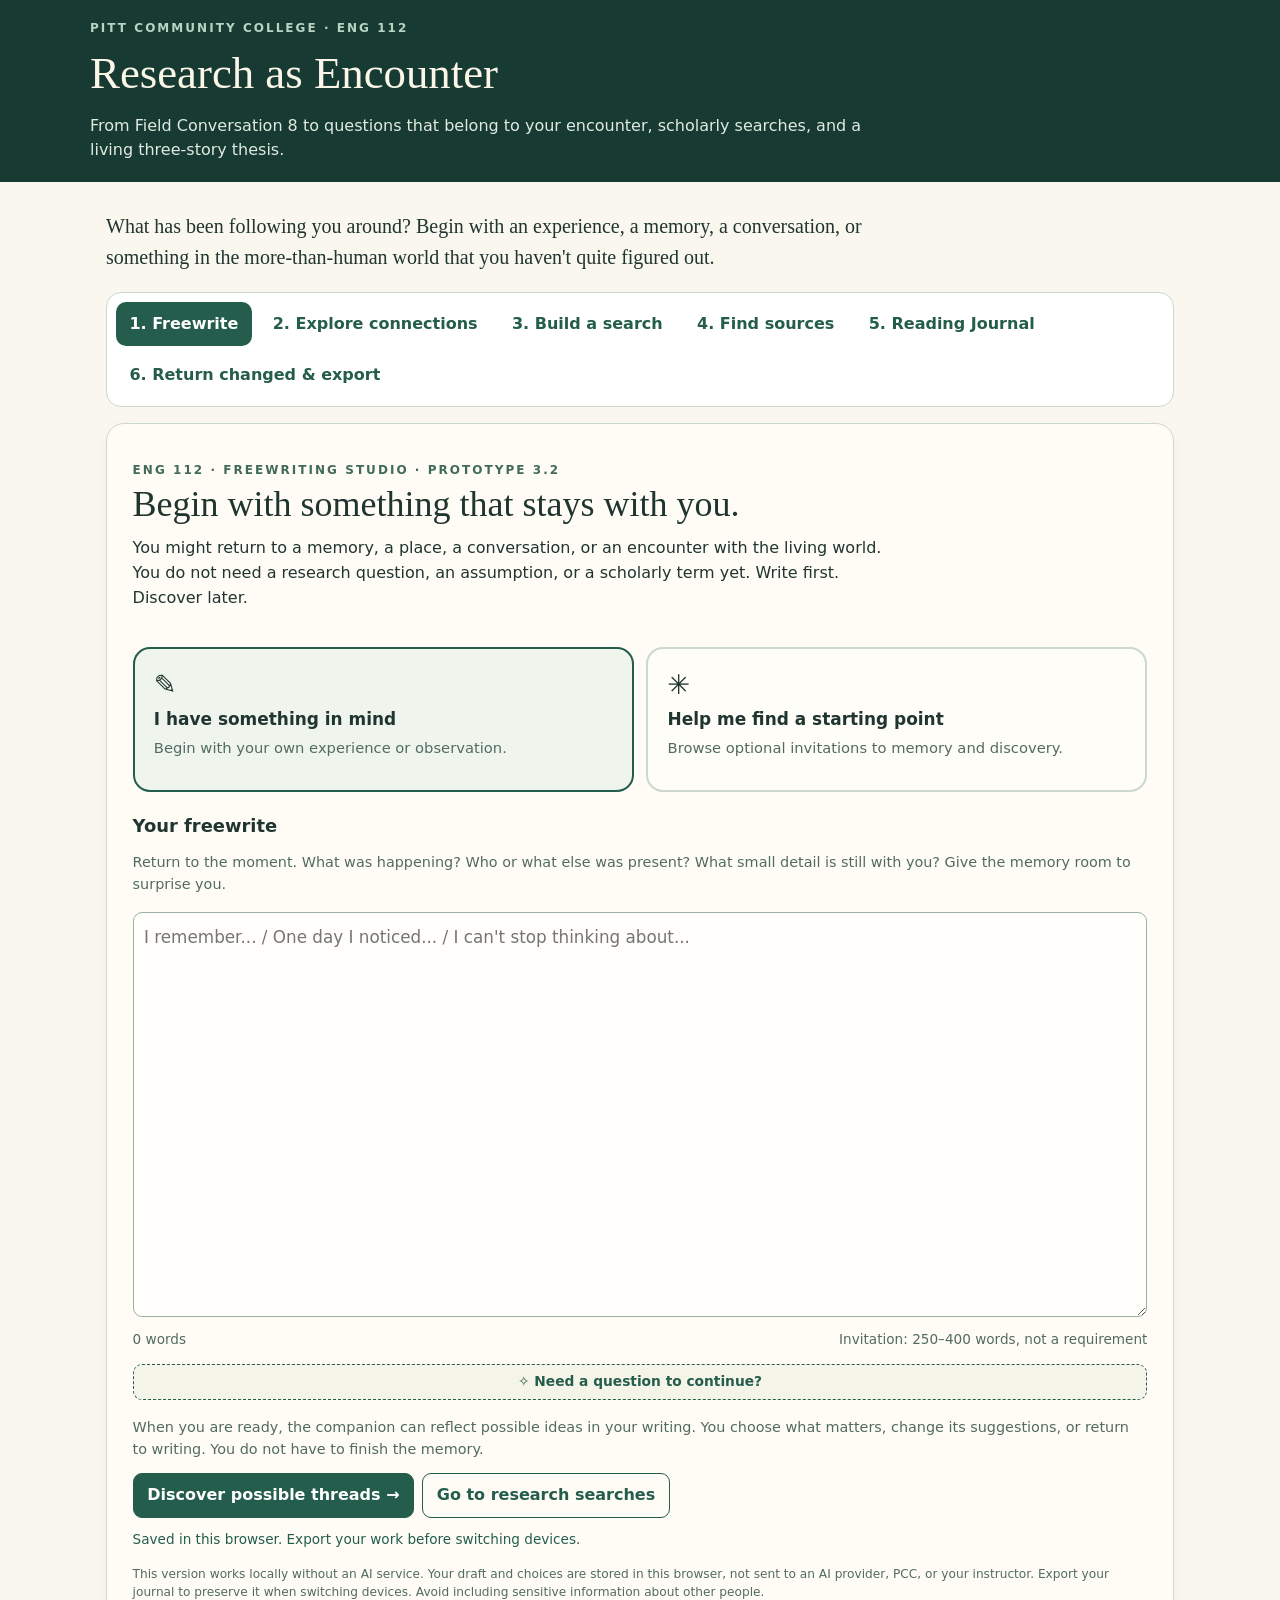
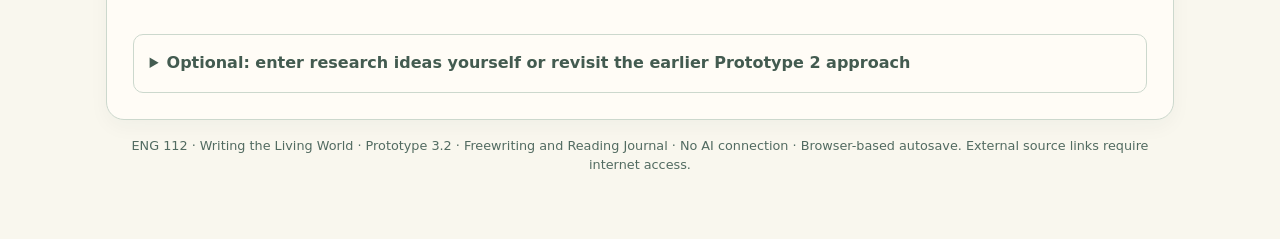
<file: archive/prototype-3-2.html>
<!doctype html>
<html lang="en"><head><meta charset="utf-8"><meta name="viewport" content="width=device-width, initial-scale=1"><meta name="theme-color" content="#193a34"><title>Research as Encounter | ENG 112</title>
<style>
:root{--ink:#203530;--muted:#526b61;--green:#245d4c;--leaf:#dbeadd;--paper:#f9f7ee;--cream:#fffcf6;--line:#ccd8cd;--gold:#bd8e42;--faint:#eef3eb}*{box-sizing:border-box}body{margin:0;background:var(--paper);color:var(--ink);font:16px/1.55 system-ui,-apple-system,BlinkMacSystemFont,"Segoe UI",sans-serif}button,input,textarea,select{font:inherit}button{cursor:pointer}a{color:#145f54}a:focus-visible,button:focus-visible,input:focus-visible,textarea:focus-visible,select:focus-visible{outline:3px solid #bd8e42;outline-offset:3px}.top{background:#173b32;color:#fbf6e8;padding:1.2rem max(1rem,calc((100vw - 1100px)/2))}.eyebrow{font-size:.75rem;letter-spacing:.17em;text-transform:uppercase;color:#b9d3c3;font-weight:700}.top h1{font-family:Georgia,serif;font-size:clamp(1.8rem,4vw,2.8rem);font-weight:500;margin:.1rem 0}.top p{margin:.3rem 0 0;max-width:780px;color:#e1eae0}.shell{max-width:1100px;margin:auto;padding:1.3rem 1rem 4rem}.intro{font-family:Georgia,serif;font-size:1.25rem;max-width:760px;margin:.5rem 0 1.2rem}.nav{display:flex;flex-wrap:wrap;gap:.45rem;padding:.55rem;border:1px solid var(--line);border-radius:15px;background:white;margin-bottom:1rem}.nav button{padding:.6rem .85rem;border:0;border-radius:10px;background:transparent;color:var(--green);font-weight:700}.nav button[aria-selected="true"]{background:var(--green);color:white}.panel{background:var(--cream);border:1px solid var(--line);border-radius:18px;padding:clamp(1rem,2.8vw,1.6rem);box-shadow:0 7px 20px #1e3d2c0a;margin-bottom:1rem}h2{font-family:Georgia,serif;font-size:1.5rem;font-weight:500;margin:0 0 .5rem}h3{font-size:1.03rem;margin:1.2rem 0 .25rem}p{margin:.4rem 0 .8rem}.hint,.small{color:var(--muted);font-size:.9rem}.tiny{font-size:.76rem;color:var(--muted)}.grid{display:grid;grid-template-columns:repeat(3,minmax(0,1fr));gap:.75rem}.two{display:grid;grid-template-columns:repeat(2,minmax(0,1fr));gap:.8rem}.field{display:flex;flex-direction:column;gap:.25rem}.field label{font-weight:700;font-size:.88rem}.field input,.field textarea,.field select,textarea.query{border:1px solid #9cb2a4;border-radius:9px;background:white;width:100%;padding:.65rem;color:var(--ink);min-width:0}.field textarea{min-height:80px;resize:vertical}.actions{display:flex;gap:.5rem;flex-wrap:wrap;margin-top:.8rem}.primary,.secondary,.chip,.textbutton{border-radius:9px;padding:.57rem .85rem;border:1px solid var(--green);background:var(--green);color:white;font-weight:650}.secondary{color:var(--green);background:transparent}.chip{border-color:#b7c9b9;background:#edf4e9;color:#225847;font-weight:500;padding:.4rem .65rem;text-align:left}.chip:hover,.secondary:hover{background:#dceadf}.textbutton{border:none;background:transparent;color:var(--green);text-decoration:underline;padding:.2rem}.stack{display:grid;gap:.7rem;margin-top:.8rem}.result{padding:.8rem 1rem;background:white;border:1px solid #d3ddd4;border-radius:12px}.result strong{display:block}.result .actions{margin-top:.5rem}.sug{background:var(--faint);padding:1rem;border-radius:13px;border-left:4px solid var(--gold)}.topic{font-size:.77rem;font-weight:800;text-transform:uppercase;color:#4b745c;letter-spacing:.07em}.info{background:#eef4f4;padding:.85rem 1rem;border-radius:10px}.notice{background:#fff5d8;padding:.85rem 1rem;border-radius:10px;color:#5c492a}.nav-bottom{display:flex;gap:.8rem;flex-wrap:wrap;margin-top:1rem}.saved{display:inline-flex;align-items:center;background:#dfeddd;color:#235437;padding:.2rem .5rem;border-radius:7px;font-size:.76rem}.source{border:1px solid var(--line);border-radius:12px;padding:.9rem;background:white}.source .badge{font-size:.7rem;color:#225747;background:#e4eee4;padding:.14rem .4rem;border-radius:6px;font-weight:700}.source h3{margin:.3rem 0 0;font-size:1rem}.source .meta{color:var(--muted);font-size:.83rem}.source p{font-size:.88rem}.controls{display:flex;gap:.5rem;flex-wrap:wrap;align-items:center}.controls select{padding:.45rem;border:1px solid var(--line);border-radius:8px}.querycard{padding:.8rem;background:#f3f5ee;border-radius:12px;margin:.6rem 0}.querycard textarea{min-height:64px;resize:vertical}details{border:1px solid var(--line);padding:.6rem .8rem;border-radius:10px;margin-top:.6rem}summary{cursor:pointer;font-weight:700}.footer{text-align:center;font-size:.8rem;color:var(--muted);margin-top:1rem}.hidden{display:none!important}.status{min-height:1.4rem;color:var(--green);font-size:.85rem;margin-top:.3rem}.librarylink{display:inline-block;margin:.4rem 0 0}.mode-chooser{display:flex;gap:1rem;flex-wrap:wrap;margin:1rem 0}.mode-chooser button{flex:1;min-width:200px;min-height:85px;text-align:left}.mode-chooser button small{display:block;font-weight:400;margin-top:.2rem}@media(max-width:680px){.grid,.two{grid-template-columns:1fr}.nav{display:grid;grid-template-columns:repeat(2,minmax(0,1fr))}.nav button{font-size:.84rem}.top{padding:1rem}.panel{border-radius:13px}.shell{padding:.8rem .7rem 2rem}}@media print{.top{background:white;color:black;padding:0}.top p,.eyebrow{color:#444}.nav,.actions,.mode-chooser,.no-print,button{display:none!important}.panel{border:0;box-shadow:none;break-inside:avoid}.hidden{display:block!important}body{background:white}}

/* Prototype 3.2 Freewriting Studio: visible pause and student-owned language */
.studio-head{padding:.7rem 0 1.1rem}.studio-head h2{font-family:Georgia,serif;font-size:clamp(1.65rem,4vw,2.25rem);line-height:1.22;font-weight:500;margin:.2rem 0 .6rem}.studio-head p{max-width:760px;margin:.2rem 0}.studio-eyebrow{color:#416b58}.studio-choice{display:grid;grid-template-columns:repeat(2,minmax(0,1fr));gap:.8rem;margin:1rem 0 1.25rem}.choice-card{display:flex;flex-direction:column;text-align:left;gap:.3rem;background:#fffdf7;border:2px solid #ccd8cd;border-radius:17px;padding:1.2rem;color:#203530;min-height:145px}.choice-card strong{font-size:1.06rem}.choice-card span:last-child{font-size:.92rem;color:#526b61}.choice-card[aria-pressed="true"]{border-color:#245d4c;background:#eff5ed}.choice-card:hover{border-color:#245d4c}.choice-icon{font-size:1.7rem;line-height:1.2}.studio-write{margin-top:1rem}.studio-write label{font-size:1.12rem;font-weight:700}.studio-write textarea{min-height:260px;line-height:1.75;font-size:1.05rem;background:#fffefa;resize:vertical}.studio-meter{display:flex;justify-content:space-between;gap:1rem;flex-wrap:wrap;font-size:.85rem;color:var(--muted);margin-top:.5rem}.starter-area,.chosen-invitation,.pause-invitation,.nudge-question,.thread-clearing{border:1px solid #b8cec0;background:#f0f5eb;border-radius:15px;padding:1rem;margin:1rem 0}.starter-area{background:#f8f6eb}.starter-heading{display:flex;justify-content:space-between;gap:1rem;flex-wrap:wrap}.starter-note{font-family:Georgia,serif;font-size:1.16rem;margin:.8rem 0;line-height:1.55}.starter-note small{display:block;font-family:system-ui,sans-serif;font-size:.83rem;color:var(--muted);margin-bottom:.35rem}.chosen-invitation{background:#fcf6e8}.chosen-invitation p,.nudge-question p,.pause-invitation p{margin:.35rem 0}.text-button{background:none;border:0;text-decoration:underline;color:var(--green);padding:0;cursor:pointer}.toggle-row{display:inline-flex;align-items:center;gap:.35rem;font-size:.88rem}.thread-clearing{background:#fffefa;border-color:var(--line);margin:2rem 0}.thread-clearing h3{font-family:Georgia,serif;font-weight:500;font-size:1.5rem;margin:.3rem 0}.thread-results{display:grid;grid-template-columns:repeat(2,minmax(0,1fr));gap:.7rem}.thread-option{border:1px solid var(--line);border-radius:12px;padding:.8rem;background:#f8faf6;display:flex;gap:.65rem;align-items:flex-start;cursor:pointer}.thread-option:has(input:checked){border-color:#245d4c;background:#e9f2e8}.thread-option input{margin-top:.35rem;flex-shrink:0}.thread-option strong{display:block}.thread-option small{color:var(--muted);display:block;margin-top:.25rem}.legacy-bridge{margin-top:2rem;padding:1rem;border-top:1px solid var(--line);color:#435b50}.legacy-bridge summary{cursor:pointer}.studio-bottom{margin-top:1rem}.studio-bottom .actions{margin:.7rem 0}.hidden{display:none!important}@media(max-width:600px){.studio-choice,.thread-results{grid-template-columns:1fr}.choice-card{min-height:0}.studio-write textarea{min-height:230px}}

/* v3.2: distinguish a visible invitation from a demand for attention */
.studio-ask{margin-top:.65rem;font-size:.86rem;padding:.38rem .65rem;border-style:dashed;background:#f5f4e8}
.pause-invitation,.nudge-question{position:fixed;right:clamp(.7rem,2vw,2rem);bottom:calc(.75rem + env(safe-area-inset-bottom));z-index:60;max-height:min(78dvh,580px);overflow:auto;width:min(420px,calc(100vw - 1.4rem));border:2px solid #ba9147;border-left:7px solid #ba9147;box-shadow:0 12px 38px #122b2480;background:#fffaf0;margin:0;padding:1.1rem 1.2rem;animation:invitation-in .3s ease-out}
.pause-invitation strong,.nudge-question strong{font-family:Georgia,serif;font-size:1.2rem;font-weight:600}
.pause-invitation p,.nudge-question p{margin:.25rem 0 .6rem}.pause-invitation .toggle-row{margin-top:.55rem}
.pause-eyebrow{color:#654c27;font-size:.73rem;font-weight:800;letter-spacing:.07em;text-transform:uppercase;margin-bottom:.4rem}
@keyframes invitation-in{from{opacity:0;transform:translateY(15px)}to{opacity:1;transform:translateY(0)}}
.language-clearing{background:#f2f7f0;border:1px solid #b5ccbb;border-radius:12px;padding:1rem;margin:1.3rem 0}
.language-clearing h4,.thread-clearing h4{margin:0 0 .25rem;font-size:1rem}
.phrase-results{display:flex;gap:.5rem;flex-wrap:wrap;margin:.8rem 0}
.phrase-option{display:inline-flex;align-items:center;gap:.4rem;border:1px solid #acbfae;border-radius:99px;background:#fffefa;color:#254a3e;padding:.45rem .75rem;font-size:.87rem;line-height:1.35;cursor:pointer;max-width:100%;overflow-wrap:anywhere}
.phrase-option:has(input:checked){background:#e0eee0;border-color:#40745b;font-weight:650}
.phrase-option input{accent-color:#245d4c;flex-shrink:0}
.highlight-details{margin-top:1rem;background:#fffdf8}
.highlighted-preview{white-space:pre-wrap;overflow-wrap:anywhere;max-height:240px;overflow:auto;line-height:1.8;font-size:.92rem;padding:.9rem .2rem .3rem}
.highlighted-preview mark{background:#ffdf93;color:#21342c;border-radius:.2em;padding:0 .1em;box-decoration-break:clone}
@media (max-width:600px){.pause-invitation,.nudge-question{left:.55rem;right:.55rem;width:auto;bottom:calc(.55rem + env(safe-area-inset-bottom));padding:.9rem}.phrase-results{gap:.4rem}.phrase-option{font-size:.82rem}}
@media (prefers-reduced-motion:reduce){.pause-invitation,.nudge-question{animation:none}}
@media print{.pause-invitation,.nudge-question,.studio-ask{display:none!important}}

/* 3.2 Reading Journal and connected discovery */
.source-new{margin:1rem 0;padding:.85rem 1rem;border:1px solid var(--line);border-radius:12px;background:#fffef9}.source-new summary{cursor:pointer;font-weight:650;color:var(--green)}
.shelf-item{display:flex;gap:.7rem;justify-content:space-between;align-items:center;flex-wrap:wrap;background:#f4f7f0;border:1px solid var(--line);padding:.65rem .9rem;border-radius:10px}
.shelf-item button{flex-shrink:0}.source-meta{font-size:.82rem;color:var(--muted)}
.evidence-card{border:1px solid var(--line);padding:1rem;border-radius:14px;background:#fffef9;overflow-wrap:anywhere}
.evidence-card blockquote{margin:.55rem 0;padding:.5rem .8rem;border-left:3px solid var(--gold);font-family:Georgia,serif;background:#f9f7ef;white-space:pre-wrap}
.evidence-card p{margin:.4rem 0}.evidence-card .actions{margin-top:.65rem}
.evidence-caption{display:block;font-size:.83rem;color:var(--muted)}
.pathway-scroll{border:1px solid var(--line);border-radius:14px;overflow-x:auto;background:#fffdf8;padding:.8rem}
.pathway-svg{display:block;width:100%;min-width:920px;height:auto}
.pathway-svg .node{cursor:pointer}.pathway-svg .node:focus-visible rect{stroke:#b18a35;stroke-width:4}
.pathway-svg text{font-family:system-ui,-apple-system,sans-serif;pointer-events:none}
.pathway-empty{font-size:.95rem;padding:.7rem;color:var(--muted)}
@media(max-width:600px){.shelf-item{display:block}.shelf-item button{margin-top:.6rem}.evidence-card{padding:.85rem}}
</style></head><body>
<header class="top"><div class="eyebrow">Pitt Community College · ENG 112</div><h1>Research as Encounter</h1><p>From Field Conversation 8 to questions that belong to your encounter, scholarly searches, and a living three-story thesis.</p></header>
<main class="shell">
<p class="intro">What has been following you around? Begin with an experience, a memory, a conversation, or something in the more-than-human world that you haven't quite figured out.</p>
<div class="nav" role="tablist" aria-label="Research companion sections">
<button id="tab-begin" role="tab" aria-controls="page-begin" aria-selected="true" data-tab="begin">1. Freewrite</button><button id="tab-explore" role="tab" aria-controls="page-explore" aria-selected="false" data-tab="explore">2. Explore connections</button><button id="tab-search" role="tab" aria-controls="page-search" aria-selected="false" data-tab="search">3. Build a search</button><button id="tab-read" role="tab" aria-controls="page-read" aria-selected="false" data-tab="read">4. Find sources</button><button id="tab-journal" role="tab" aria-controls="page-journal" aria-selected="false" data-tab="journal">5. Reading Journal</button><button id="tab-return" role="tab" aria-controls="page-return" aria-selected="false" data-tab="return">6. Return changed &amp; export</button>
</div>
<section class="panel" id="page-begin" role="tabpanel" aria-labelledby="tab-begin">
<div class="studio-head"><div class="eyebrow studio-eyebrow">ENG 112 · Freewriting Studio · Prototype 3.2</div><h2>Begin with something that stays with you.</h2><p>You might return to a memory, a place, a conversation, or an encounter with the living world. You do not need a research question, an assumption, or a scholarly term yet. Write first. Discover later.</p></div>
<div class="studio-choice" role="group" aria-label="Choose how to begin writing"><button type="button" id="start-own" class="choice-card" aria-pressed="true"><span class="choice-icon" aria-hidden="true">✎</span><strong>I have something in mind</strong><span>Begin with your own experience or observation.</span></button><button type="button" id="start-help" class="choice-card" aria-pressed="false"><span class="choice-icon" aria-hidden="true">✳</span><strong>Help me find a starting point</strong><span>Browse optional invitations to memory and discovery.</span></button></div>
<div id="starter-area" class="starter-area hidden"><div class="starter-heading"><strong>Choose an invitation, or keep looking.</strong><span class="hint">No obligation to follow any of these.</span></div><div class="starter-note" id="starter-card" aria-live="polite"></div><div class="actions"><button type="button" class="secondary" id="starter-next">Another invitation ↻</button><button type="button" class="secondary" id="starter-use">Keep this nearby as I write</button><button type="button" class="secondary" id="starter-close">I'll follow my own idea</button></div></div>
<div class="field studio-write"><label for="encounter">Your freewrite</label><p class="hint">Return to the moment. What was happening? Who or what else was present? What small detail is still with you? Give the memory room to surprise you.</p><textarea id="encounter" rows="13" placeholder="I remember... / One day I noticed... / I can't stop thinking about..." aria-describedby="studio-meter studio-privacy"></textarea><div class="studio-meter" id="studio-meter" aria-live="polite"><span id="word-counter">0 words</span><span id="writing-goal">Invitation: 250–400 words, not a requirement</span></div><button type="button" id="ask-question-now" class="secondary studio-ask">✧ Need a question to continue?</button></div>
<div id="chosen-invitation" class="chosen-invitation hidden"><strong>Optional writing invitation</strong><p id="chosen-invitation-text"></p><button type="button" id="clear-invitation" class="text-button">Dismiss this invitation</button></div>
<aside id="pause-invitation" class="pause-invitation hidden" role="note" aria-live="polite"><div><div class="pause-eyebrow">✧ A quiet writing invitation</div><strong>Want a question to keep going?</strong><p>You can keep thinking. Nothing is sent anywhere unless you choose.</p></div><div class="actions"><button type="button" id="offer-nudge" class="primary">Give me a question</button><button type="button" id="snooze-nudge" class="secondary">Not now</button></div><label class="toggle-row"><input type="checkbox" id="disable-nudges"> Turn off pause invitations</label></aside>
<aside id="nudge-question" class="nudge-question hidden" role="note" aria-live="polite"><div class="pause-eyebrow">✧ One way to go deeper</div><strong>One possible next question</strong><p id="nudge-copy"></p><div class="actions"><button type="button" id="different-nudge" class="secondary">Another question</button><button type="button" id="dismiss-nudge" class="primary">Return to writing</button></div></aside>
<div class="studio-bottom"><p class="hint">When you are ready, the companion can reflect possible ideas in your writing. You choose what matters, change its suggestions, or return to writing. You do not have to finish the memory.</p><div class="actions"><button class="primary" id="discover-threads">Discover possible threads →</button><button class="secondary" id="go-search">Go to research searches</button></div><p class="status" id="save-status" aria-live="polite"></p><p class="tiny" id="studio-privacy">This version works locally without an AI service. Your draft and choices are stored in this browser, not sent to an AI provider, PCC, or your instructor. Export your journal to preserve it when switching devices. Avoid including sensitive information about other people.</p></div>
<div id="thread-clearing" class="thread-clearing hidden"><div class="clearing-top"><div><span class="eyebrow studio-eyebrow">Discovery Clearing · First look</span><h3>What might your words be reaching toward?</h3><p>These are <em>possible</em> connections from a small, instructor-curated vocabulary. They are not an AI reading of your experience. Keep, reject, or name your own. Your freewrite is still yours.</p></div></div><div id="language-clearing" class="language-clearing"><h4>Words and images worth noticing</h4><p class="hint">These are phrases the program noticed in your own writing, not an interpretation of what they mean. Choose what matters, uncheck what doesn't, or add what we missed.</p><div id="phrase-results" class="phrase-results" role="group" aria-label="Choose significant phrases from your writing"></div><div class="field"><label for="custom-phrase">A word or phrase we missed</label><input id="custom-phrase" placeholder="A phrase, image, question, or word that matters to you"></div><div class="actions"><button type="button" id="add-custom-phrase" class="secondary">Add my words</button></div><details class="highlight-details" open><summary>See those words highlighted in my freewrite</summary><div id="highlighted-preview" class="highlighted-preview" aria-label="Reading copy with your selected phrases marked"></div><p class="tiny">This is a reading copy. The original writing above is unchanged.</p></details></div><h4>Possible research directions</h4><p class="hint">Now choose or rename the ideas you might want to follow. Your words can remain ordinary words; they don't need to sound academic.</p><div id="thread-results" class="thread-results" aria-live="polite"></div><div class="field"><label for="custom-thread">A thread we missed</label><input id="custom-thread" placeholder="Use your own words, such as 'being watched' or 'belonging'"></div><div class="actions"><button type="button" id="add-custom-thread" class="secondary">Add my idea</button><button type="button" id="follow-selected" class="primary">Follow my chosen ideas →</button><button type="button" id="return-freewrite" class="secondary">Return to my writing</button></div><p class="hint" id="thread-status" aria-live="polite"></p></div>
<details class="legacy-bridge"><summary>Optional: enter research ideas yourself or revisit the earlier Prototype 2 approach</summary><p class="hint">You can still name three concepts manually or write about an assumption. This is optional and never required before you freewrite.</p><div class="field"><label for="assumption">An assumption or uncertainty, if one emerges</label><textarea id="assumption" rows="2" placeholder="At first I thought... / Now I wonder..."></textarea></div><div class="grid"><div class="field"><label for="idea1">Idea 1</label><input id="idea1" placeholder="An idea in your own language"></div><div class="field"><label for="idea2">Idea 2</label><input id="idea2" placeholder="A second idea"></div><div class="field"><label for="idea3">Idea 3</label><input id="idea3" placeholder="A third idea"></div></div><div class="actions"><button class="secondary" id="go-explore">Explore these ideas →</button><button class="secondary" id="example">Load grandmother's garden example</button></div></details>
</section>
<section class="panel hidden" id="page-explore" role="tabpanel" aria-labelledby="tab-explore">
<h2>Explore connections</h2><p>These are <strong>possible directions</strong>, not claims proven by sources. Click <em>Follow this connection</em> to pursue a new thread. You can save anything that interests you.</p>
<div id="explore-summary" class="info"></div><div class="notice" style="margin-top:.6rem">These suggestions are inquiry prompts, not research findings. Check them against your own experience and scholarly evidence.</div><details><summary>How does this program find connections?</summary><p>It does not read entire books or search PCC library databases. The program uses an instructor-curated concept index, the book descriptions supplied by the instructor, and your current encounter, uncertainty, and idea words. It does not read the full books, use live AI, or search the PCC databases. A question is a proposal for investigation, not a factual finding. Book tags are suggested research vocabulary, not official catalog subject headings. A new inquiry resets the current concept trail without deleting your saved journal.</p></details><h3>Connected concepts</h3><p class="small">Each suggestion shows why it surfaced. Follow a connection to develop it without losing your original encounter.</p><div id="connection-list" class="stack" aria-live="polite"></div><h3>Questions shaped by your encounter</h3><p class="small">Three lenses: investigate the encounter, explore a possible connection, and reconsider an assumption. Each question includes a reason.</p><div id="question-list" class="stack"></div>
<div class="actions"><button class="secondary" data-tab="search">Turn ideas into searches →</button><button class="secondary" data-tab="read">Find relevant books →</button></div>
</section>
<section class="panel hidden" id="page-search" role="tabpanel" aria-labelledby="tab-search">
<h2>Build a research search</h2><p>Academic database searching is a conversation with uncertainty. Try a search, look at the results, and revise your vocabulary. The three original ideas are separate concepts joined with AND; use OR only for alternatives or synonyms.</p>
<div class="two"><div class="field"><label for="termA">Main concept</label><input id="termA"></div><div class="field"><label for="termB">Second concept</label><input id="termB"></div><div class="field"><label for="altA">Alternative for main concept (OR, a synonym)</label><input id="altA" placeholder="optional synonym"></div><div class="field"><label for="altB">Alternative for second concept (OR, a synonym)</label><input id="altB" placeholder="optional synonym"></div></div>
<div class="field" style="margin-top:.65rem"><label for="termC">Third concept (optional, connected with AND)</label><input id="termC" placeholder="A distinct idea, not a synonym"></div><div class="two"><div class="field"><label for="joinOp">Relationship between groups</label><select id="joinOp"><option>AND</option><option>OR</option><option>NOT</option></select></div><div class="field"><label for="exclude">Exclude this term (optional, use carefully)</label><input id="exclude" placeholder="optional"></div></div>
<div class="actions"><button class="primary" id="generate-search">Generate editable searches</button><button class="secondary" id="load-followed">Use my followed connection</button><button class="secondary" id="load-original">Use my original ideas</button></div>
<div id="search-list" aria-live="polite"></div><p class="hint"><a href="https://libguides.pittcc.edu/nature/eng112/writing" target="_blank" rel="noopener noreferrer">Open the ENG 112 PCC Library guide ↗</a> (internet and PCC login may be required).</p>
<details><summary>Search operators: AND, OR, NOT, quotes, parentheses</summary><p><strong>AND</strong> narrows by requiring both concepts. <strong>OR</strong> broadens by allowing alternatives. <strong>NOT</strong> excludes but can hide important results. Quotes search an exact phrase where the database supports it, and parentheses keep alternatives grouped. Database behavior varies.</p><p>Example: <code>("grandmothers" OR "intergenerational knowledge") AND gardening</code></p></details>
<details><summary>Too many or too few results?</summary><p><strong>Too many:</strong> add one specific concept using AND, or use a phrase in quotation marks. <strong>Too few:</strong> remove one concept, add synonyms with OR, or try broader terms. Check article abstracts for better vocabulary. The program does not query PCC databases or verify subject headings.</p></details>
</section>
<section class="panel hidden" id="page-read" role="tabpanel" aria-labelledby="tab-read">
<h2>Find sources: the Reading Grove</h2><p>Books, essays, films, and recorded conversations can all enter your inquiry. Read or watch the source itself, then bring one specific passage or moment to your Reading Journal. These are starting points, not evidence that a source agrees with you.</p><div class="info"><strong>Access matters:</strong> Course Reserve books are requested at the circulation desk, General Collection books are on the library shelves, and PCC e-books require library access. A recommendation is not a live availability check.</div>
<div class="info"><strong>Start with our primary course text:</strong> <em>Diary of a Young Naturalist</em> by Dara McAnulty. It is part of ENG 112 coursework, not an additional PCC catalog holding. Every inquiry can return to McAnulty's attention to lived encounters, sensory difference, and the more-than-human world.</div>
<div class="field" style="margin-top:.8rem"><label for="book-filter">Explore a topic or title</label><input id="book-filter" placeholder="Try ecofeminism, crows, trees, perception..."></div><div class="actions"><button id="refresh-books" class="primary">Find matching readings</button><button id="show-all" class="secondary">Browse all 24 PCC books</button></div><div class="stack" id="book-list" aria-live="polite"></div>
<h3>Films, talks, and essays</h3><p class="hint">Explore assigned and suggested conversations. Links go to official or publisher pages when possible; some films require course or streaming access. The application does not embed copyrighted footage.</p><div class="stack" id="media-list" aria-live="polite"></div><div class="actions"><button id="go-journal" class="primary">Open my Reading Journal →</button></div>
</section>
<section class="panel hidden" id="page-journal" role="tabpanel" aria-labelledby="tab-journal">
<h2>The Reading Journal</h2><p>Finding a source begins the conversation. Now <strong>read, watch, or listen</strong> and return with specific evidence. Save a passage, scene, or idea, then ask how it meets, challenges, or changes your own experience.</p>
<div class="info"><strong>A note about citations:</strong> For books, record page numbers and edition where relevant. For films and videos, record a timestamp such as <code>00:24:30</code>. For web essays, record a section or paragraph if there are no pages. Quote only words you have verified in the source. A scene description is not a quotation.</div>
<h3>My saved source shelf</h3><div id="source-shelf" class="stack" aria-live="polite"></div>
<div class="field"><label for="journal-source">Choose the source you're actually reading or watching</label><select id="journal-source"><option value="">Select a saved source…</option></select></div>
<div id="journal-source-hint" class="hint">Save a suggested source from the Reading Grove, or add your own below.</div>
<details class="source-new" id="custom-source-details"><summary>Add a book, article, interview, video, or other source I found</summary>
<div class="grid"><div class="field"><label for="custom-title">Title</label><input id="custom-title" placeholder="Exact title"></div><div class="field"><label for="custom-creator">Author, director, or speaker</label><input id="custom-creator" placeholder="Who created it?"></div></div>
<div class="grid"><div class="field"><label for="custom-kind">Source type</label><select id="custom-kind"><option value="book">Book / ebook</option><option value="article">Article / online essay</option><option value="film">Film</option><option value="video">Video / talk</option><option value="interview">Interview</option><option value="other">Other</option></select></div><div class="field"><label for="custom-url">Link (optional)</label><input id="custom-url" placeholder="https://…" inputmode="url"></div></div>
<div class="actions"><button class="secondary" id="add-custom-source">Add this source to my shelf</button></div><p class="status" id="custom-source-status" aria-live="polite"></p></details>
<h3>Save a passage or a moment</h3>
<div class="grid"><div class="field"><label for="note-kind">What are you recording?</label><select id="note-kind"><option value="quote">Exact quotation</option><option value="paraphrase">Paraphrase in my own words</option><option value="scene">Film / video scene or observation</option><option value="idea">Reading insight or question</option></select></div><div class="field"><label for="note-locator">Page, timestamp, paragraph, or section</label><input id="note-locator" placeholder="p. 42 / 00:17:30 / para. 6"></div></div>
<div class="field"><label for="note-excerpt">The passage, scene, or idea you noticed</label><textarea id="note-excerpt" rows="3" placeholder="Copy the words accurately, or describe a specific moment in your own language."></textarea></div>
<div class="field"><label for="note-author-idea">What is the source saying or showing? (Your own words)</label><textarea id="note-author-idea" rows="2" placeholder="I understand this author's point as… / In this scene I noticed…"></textarea></div>
<div class="grid"><div class="field"><label for="note-relationship">What kind of conversation does it open?</label><select id="note-relationship"><option value="illuminates">Helps me notice something</option><option value="complicates">Complicates my assumption</option><option value="challenges">Challenges my understanding</option><option value="extends">Extends my question</option><option value="questions">Opens a new question</option></select></div><div class="field"><label for="note-link">Connect this note to your own trail</label><select id="note-link"><option value="">My original encounter</option></select></div></div>
<div class="field"><label for="note-connection">What does this do to <em>your</em> thinking?</label><textarea id="note-connection" rows="3" placeholder="This matters to my encounter because… / This makes me question…"></textarea></div>
<div class="actions"><button id="save-source-note" class="primary">Save this evidence and reflection</button><button id="clear-note" class="secondary">Clear entry</button></div><p id="note-status" class="status" aria-live="polite"></p>
<h3>My collected evidence</h3><p class="hint">A source can offer several passages, even contradictory ones. Return to your notes, revise them, or remove anything that no longer helps.</p><div id="note-list" class="stack" aria-live="polite"></div>
<div class="actions"><button id="journal-to-return" class="primary">See my Discovery Map →</button></div>
</section>
<section class="panel hidden" id="page-return" role="tabpanel" aria-labelledby="tab-return">
<h2>Return changed</h2><p>What is different now that you have spent time with sources? Your memory, research questions, and the passages you chose are voices that can be braided, not placed into isolated paragraphs.</p>
<h3>My Research Discovery Map</h3><p class="hint">This early map shows relationships you are exploring, not established facts. Click any node to revisit that part of your work. Connect quotations and scenes to particular ideas in the Reading Journal.</p><div id="pathway-map" class="pathway-scroll" aria-live="polite"></div><p class="hint">The map changes as you save ideas, searches, quotations, and reflections. You are free to disagree with any apparent connection.</p>
<div class="field"><label for="found">What did a passage, scene, or new question complicate?</label><textarea id="found" rows="3" placeholder="A source introduced... / I now wonder whether..."></textarea></div>
<div class="field"><label for="shift">How has your thinking changed?</label><textarea id="shift" rows="3" placeholder="I thought... / Now I'm considering..."></textarea></div>
<h3>My developing three-story movement</h3><div class="stack"><div class="field"><label for="what">WHAT: What did I encounter or notice?</label><textarea id="what" rows="2"></textarea></div><div class="field"><label for="soWhat">SO WHAT: What new understanding is emerging?</label><textarea id="soWhat" rows="2"></textarea></div><div class="field"><label for="nowWhat">NOW WHAT: Why might this matter to me, others, or the living world?</label><textarea id="nowWhat" rows="2"></textarea></div></div>
<div class="sug"><strong>Keep the questions alive.</strong> A living thesis can acknowledge what research cannot yet establish. Label personal experience, interpretation, and documented evidence honestly.</div>
<h3>Your saved inquiry trail</h3><div id="journal-view"></div><div class="actions no-print"><button class="primary" id="download-txt">Download research journal (.txt)</button><button class="secondary" id="download-json">Backup / transfer (.json)</button><button class="secondary" id="import-json">Restore a .json backup</button><input type="file" id="import-file" accept="application/json,.json" class="hidden"><button class="secondary" id="print">Print or save as PDF</button><button class="secondary" id="reset">Clear my work</button></div>
<p class="notice">Nothing here is submitted to your instructor. Download or print your notes before leaving this device. Do not enter private information about other people.</p>
</section>
<div class="footer">ENG 112 · Writing the Living World · Prototype 3.2 · Freewriting and Reading Journal · No AI connection · Browser-based autosave. External source links require internet access.</div>
</main>
<script>
const DATA = {"books":[{"id":"pc1","title":"The Visible and the Invisible: Followed by Working Notes","author":"Maurice Merleau-Ponty","call":"B2430.M379 V513 1968","kind":"reserve","url":"","tags":["perception","phenomenology","embodiment","uncertainty","attention","human perception","limits of knowing","the visible and invisible","embodied knowledge","human animal boundaries"],"about":"An unfinished philosophical exploration of how we perceive and inhabit a world that exceeds what we can plainly see or say. Merleau-Ponty's reflections invite readers to question the boundary between the observer and the living world.","index_note":"Instructor-curated subject suggestions derived from the supplied book description and established subject context; not a full-text index or official PCC catalog heading."},{"id":"pc2","title":"The Environmental Imagination: Thoreau, Nature Writing, and the Formation of American Culture","author":"Lawrence Buell","call":"PS3057.N3 B84 1995","kind":"reserve","url":"","tags":["nature writing","thoreau","ecocriticism","literature","place","environmental ethics","walden","environmental imagination","transcendentalism","literary representation","human nature dualism"],"about":"Buell traces how American writers, especially Thoreau, helped shape cultural ideas of nature, place, and environmental responsibility. This study gives students a critical lens for asking how writing influences what people notice and value.","index_note":"Instructor-curated subject suggestions derived from the supplied book description and established subject context; not a full-text index or official PCC catalog heading."},{"id":"pc3","title":"The Life of Plants: A Metaphysics of Mixture","author":"Emanuele Coccia","call":"B105.P535 C6313 2019","kind":"reserve","url":"","tags":["plants","breath","air","interdependence","plant agency","ecology","shared atmosphere","ecological interdependence","human plant relationships"],"about":"Coccia considers plants as active participants in a shared atmosphere, rather than passive scenery. His philosophical account of breath, growth, and mixture challenges the notion that living beings exist separately from their surroundings.","index_note":"Instructor-curated subject suggestions derived from the supplied book description and established subject context; not a full-text index or official PCC catalog heading."},{"id":"pc4","title":"The Spell of the Sensuous: Perception and Language in a More-than-Human World","author":"David Abram","call":"BD581 .A25 1996","kind":"reserve","url":"","tags":["perception","senses","language","embodiment","more-than-human","place","attention","phenomenology","human animal encounter","sensory perception","animal awareness","language and place","posthumanism"],"about":"Abram explores how the senses and language connect human experience to animals, landscapes, weather, and the wider Earth. Drawing on phenomenology and encounters with place, he invites readers to understand perception as a relationship rather than a detached observation.","index_note":"Instructor-curated subject suggestions derived from the supplied book description and established subject context; not a full-text index or official PCC catalog heading."},{"id":"pc5","title":"The Nature Fix: Why Nature Makes Us Happier, Healthier, and More Creative","author":"Florence Williams","call":"BF353.5.N37 W55 2018","kind":"reserve","url":"","tags":["wellbeing","nature","attention","stress","creativity","sensory perception","nature and wellbeing","stress response","fear","sensory regulation"],"about":"Williams investigates research on how contact with outdoor environments can influence attention, stress, mood, and creativity. The book offers scientific and personal perspectives for students exploring what changes when we spend time outside.","index_note":"Instructor-curated subject suggestions derived from the supplied book description and established subject context; not a full-text index or official PCC catalog heading."},{"id":"pc6","title":"Being Ecological","author":"Timothy Morton","call":"QH541.13 .M67 2025","kind":"reserve","url":"","tags":["ecology","interdependence","environmental ethics","belonging","philosophy","posthumanism","anthropocentrism","ecological belonging","human exceptionalism"],"about":"Morton makes ecological philosophy accessible by questioning the idea that humans stand apart from an environment called 'nature.' The book encourages readers to see ecological belonging as an everyday condition, not merely a personal identity or lifestyle choice.","index_note":"Instructor-curated subject suggestions derived from the supplied book description and established subject context; not a full-text index or official PCC catalog heading."},{"id":"pc7","title":"Becoming Animal: An Earthly Cosmology","author":"David Abram","call":"GN33 .A32 2011","kind":"reserve","url":"","tags":["animals","more-than-human","perception","senses","encounter","reciprocity","attention","posthumanism","human-animal encounters","animal agency","fear","animal perception","turkey","wildlife encounter","anthropocentrism"],"about":"Through vivid encounters and philosophical reflection, Abram considers what it means to experience the Earth as a living, expressive presence. This book encourages nature writers to move beyond description and attend to exchange, sensation, and more-than-human agency.","index_note":"Instructor-curated subject suggestions derived from the supplied book description and established subject context; not a full-text index or official PCC catalog heading."},{"id":"pc8","title":"Finding the Mother Tree: Discovering the Wisdom of the Forest","author":"Suzanne Simard","call":"SD411.52 .S56 A3 2022","kind":"reserve","url":"","tags":["trees","forests","fungi","mycorrhizae","interdependence","science","memory","plant communication","forest relationships","mycorrhizal networks","ecological interdependence","family memory","care"],"about":"Forest ecologist Suzanne Simard intertwines her life story with research on relationships among trees, fungi, and forest ecosystems. Students can explore how scientific discovery, memory, and care for place become part of one narrative.","index_note":"Instructor-curated subject suggestions derived from the supplied book description and established subject context; not a full-text index or official PCC catalog heading."},{"id":"pc9","title":"The Serviceberry: Abundance and Reciprocity in the Natural World","author":"Robin Wall Kimmerer","call":"E98 .B7 K56 2024","kind":"reserve","url":"","tags":["reciprocity","plants","gifts","sharing","indigenous knowledge","care","economics","gift economy","care labor","kinship","land ethics","family traditions"],"about":"Kimmerer begins with the serviceberry's gifts to explore reciprocity, abundance, and economies based on relationship rather than accumulation. This short book asks what humans might learn from the ways living communities give and receive.","index_note":"Instructor-curated subject suggestions derived from the supplied book description and established subject context; not a full-text index or official PCC catalog heading."},{"id":"pc10","title":"Climate Change","author":"Edmond Mathez and Jason Smerdon","call":"QC 981 .8 .C5 M378 2018","kind":"reserve","url":"","tags":["climate","atmosphere","oceans","science","warming","environment","climate systems","global warming","physical climate science","ecological change"],"about":"Mathez and Smerdon explain the science of Earth's climate, including the atmosphere, oceans, energy balance, and evidence of warming. It supplies a foundation for students who want to connect environmental writing with the physical processes behind climate change.","index_note":"Instructor-curated subject suggestions derived from the supplied book description and established subject context; not a full-text index or official PCC catalog heading."},{"id":"pc11","title":"The Climate Book","author":"Greta Thunberg","call":"QC 903 .T59 2023","kind":"reserve","url":"https://pitt.ncccevergreen.org/eg/opac/record/628302","tags":["climate","activism","science","environmental justice","ethics","young people","climate activism","youth voice","climate justice","scientific communication","public argument"],"about":"Edited by Greta Thunberg, this collaborative volume brings together scientific explanations and perspectives on climate disruption and possible responses. Students can examine how evidence, testimony, and ethical appeals work together in environmental communication.","index_note":"Instructor-curated subject suggestions derived from the supplied book description and established subject context; not a full-text index or official PCC catalog heading."},{"id":"pc12","title":"Visual Thinking: The Hidden Gifts of People Who Think in Pictures, Patterns, and Abstractions","author":"Temple Grandin","call":"BF 241 .G683 2022","kind":"reserve","url":"https://pitt.ncccevergreen.org/eg/opac/record/623260","tags":["neurodivergence","autism","visual thinking","pattern","perception","creativity","pattern thinking","visual cognition","alternative ways of knowing","autistic perception"],"about":"Grandin explores different forms of thinking, especially visual and pattern-based cognition, and the contributions of people whose minds work differently. The book invites students to consider how perception shapes discovery, creativity, and our interpretations of other living beings.","index_note":"Instructor-curated subject suggestions derived from the supplied book description and established subject context; not a full-text index or official PCC catalog heading."},{"id":"pc13","title":"Representative American Speeches, 2018–2019","author":"Various contributors","call":"PS 668 .B3 2018-19","kind":"general","url":"https://pitt.ncccevergreen.org/eg/opac/record/578158","tags":["rhetoric","speeches","climate advocacy","environmental justice","public argument","public discourse","persuasion","activism","environmental communication"],"about":"This anthology collects notable American speeches from 2018 and 2019, providing examples of public argument, persuasion, and civic language. Students can study how speakers shape an audience's understanding of urgent social issues and compare those strategies with environmental advocacy.","index_note":"Instructor-curated subject suggestions derived from the supplied book description and established subject context; not a full-text index or official PCC catalog heading."},{"id":"pc14","title":"Animals in Translation: Using the Mysteries of Autism to Decode Animal Behavior","author":"Temple Grandin and Catherine Johnson","call":"QL 751 .G73 2005","kind":"general","url":"https://pitt.ncccevergreen.org/eg/opac/record/268552","tags":["animals","animal cognition","autism","sensory perception","interspecies","communication","turkeys","fear","animal fear","threat detection","antipredator behavior","anthropocentrism","animal minds","animal perception","animal behavior","human animal relationships","posthumanism","turkey"],"about":"Grandin and Catherine Johnson examine animal behavior through the lens of sensory experience, drawing connections to Grandin's understanding of autism. The book prompts questions about what animals notice and how human assumptions can distort our interpretations of them.","index_note":"Instructor-curated subject suggestions derived from the supplied book description and established subject context; not a full-text index or official PCC catalog heading."},{"id":"pc15","title":"Asperger Syndrome","author":"Various contributors (Gale/Cengage Learning)","call":"RC 553 .A88 A787 2011","kind":"general","url":"https://pitt.ncccevergreen.org/eg/opac/record/396196","tags":["autism","neurodivergence","history","diagnostic language","perception","historical diagnostic terminology","autism history","neurodiversity","social models of disability"],"about":"This 2011 reference volume introduces discussions and differing perspectives about Asperger syndrome, a diagnostic term used more widely at the time of publication. Read it as historical context while recognizing that contemporary autism terminology and diagnostic frameworks have changed.","index_note":"Instructor-curated subject suggestions derived from the supplied book description and established subject context; not a full-text index or official PCC catalog heading."},{"id":"pc16","title":"What Would Animals Say If We Asked the Right Questions?","author":"Vinciane Despret; translated by Brett Buchanan","call":"","kind":"ebook","url":"https://login.proxy138.nclive.org/login?url=https://ebookcentral-proquest-com.proxy138.nclive.org/lib/pittcc-ebooks/detail.action?docID=4392047","tags":["animals","questions","animal behavior","cognition","communication","ethics","animal agency","posthumanism","human-animal encounters","fear","animal perspective","anthropocentrism","animal cognition","research questions","human animal encounter","turkey"],"about":"Despret asks unexpected questions about animals to challenge the certainty with which humans explain nonhuman behavior. Her playful and rigorous approach shows how the questions researchers ask can determine what animals are allowed to reveal.","index_note":"Instructor-curated subject suggestions derived from the supplied book description and established subject context; not a full-text index or official PCC catalog heading."},{"id":"pc17","title":"Braiding Sweetgrass: Indigenous Wisdom, Scientific Knowledge and the Teachings of Plants","author":"Robin Wall Kimmerer","call":"","kind":"ebook","url":"https://login.proxy138.nclive.org/login?url=https://ebookcentral.proquest.com/lib/pittcc-ebooks/detail.action?docID=1212658","tags":["reciprocity","indigenous knowledge","plants","gardening","ecological knowledge","care","gratitude","intergenerational knowledge","plant teachings","indigenous ecological knowledge","family","women","gender"],"about":"Kimmerer brings Indigenous teachings, botany, storytelling, and lived experience into conversation to explore reciprocal relationships with plants and land. The essays offer models for writing that joins scientific knowledge with gratitude, attention, and responsibility.","index_note":"Instructor-curated subject suggestions derived from the supplied book description and established subject context; not a full-text index or official PCC catalog heading."},{"id":"pc18","title":"Feminism and the Mastery of Nature","author":"Val Plumwood","call":"","kind":"ebook","url":"https://ebookcentral-proquest-com.proxy138.nclive.org/lib/pittcc-ebooks/detail.action?docID=168813&query=","tags":["gender","women","ecofeminism","power","labor","nature","ethics","care","gendered labor","gardening","power relations","human nature dualism","care work","grandmother"],"about":"Plumwood examines how hierarchical thinking places humans above nature and has also supported other forms of domination. Her ecofeminist argument helps students question the language and assumptions through which power shapes environmental relationships.","index_note":"Instructor-curated subject suggestions derived from the supplied book description and established subject context; not a full-text index or official PCC catalog heading."},{"id":"pc19","title":"The Best American Science and Nature Writing 2016","author":"Amy Stewart; Tim Folger","call":"","kind":"ebook","url":"https://login.proxy138.nclive.org/login?url=https://ebookcentral.proquest.com/lib/pittcc-ebooks/detail.action?docID=4187794","tags":["science writing","nature writing","essay","climate","environmental journalism","science communication","creative nonfiction","narrative evidence"],"about":"This annual anthology gathers exemplary journalism and essays about scientific discoveries, environmental concerns, and the natural world. Its varied voices offer students models of how evidence, narrative craft, and public-interest writing can work together.","index_note":"Instructor-curated subject suggestions derived from the supplied book description and established subject context; not a full-text index or official PCC catalog heading."},{"id":"pc20","title":"Fauna and Flora, Earth and Sky","author":"Trudy Dittmar","call":"","kind":"ebook","url":"https://login.proxy138.nclive.org/login?url=https://ebookcentral.proquest.com/lib/pittcc-ebooks/detail.action?docID=837037","tags":["memory","nature writing","creative nonfiction","animals","plants","place","sky","memory and place","family stories","ecological memory","sensory experience"],"about":"Dittmar blends personal recollection, observation, natural history, and reflection on landscapes, animals, plants, and the sky. The book offers a model for creative nonfiction that braids intimate experience with questions about nature and meaning.","index_note":"Instructor-curated subject suggestions derived from the supplied book description and established subject context; not a full-text index or official PCC catalog heading."},{"id":"pc21","title":"The Maine Woods: A Fully Annotated Edition","author":"Henry David Thoreau; edited by Jeffrey S. Cramer","call":"","kind":"ebook","url":"https://login.proxy138.nclive.org/login?url=https://ebookcentral.proquest.com/lib/pittcc-ebooks/detail.action?docID=3420638","tags":["thoreau","place","forest","wilderness","observation","travel writing","walden","settler perspectives","literary nature writing"],"about":"Thoreau recounts journeys through Maine's forests, mountains, and waterways, observing the landscapes and confronting the limits of his knowledge. The annotated edition helps students examine close observation, wilderness writing, and the cultural perspectives embedded in travel narratives.","index_note":"Instructor-curated subject suggestions derived from the supplied book description and established subject context; not a full-text index or official PCC catalog heading."},{"id":"pc22","title":"Nature Writing","author":"Don Scheese","call":"","kind":"ebook","url":"https://login.proxy138.nclive.org/login?url=https://ebookcentral.proquest.com/lib/pittcc-ebooks/detail.action?docID=1517692","tags":["nature writing","ecocriticism","literature","history","place","environmental writing history","transcendentalism","nature essay"],"about":"Scheese surveys the traditions and development of nature writing, from earlier literary roots to modern American environmental literature. This critical overview can help students see their own place-based writing within a longer history of the genre.","index_note":"Instructor-curated subject suggestions derived from the supplied book description and established subject context; not a full-text index or official PCC catalog heading."},{"id":"pc23","title":"The New Nature Writing: Rethinking the Literature of Place","author":"Jos Smith","call":"","kind":"ebook","url":"https://login.proxy138.nclive.org/login?url=https://ebookcentral.proquest.com/lib/pittcc-ebooks/detail.action?docID=6160301","tags":["place","ecocriticism","nature writing","landscape","belonging","place writing","landscape politics","literary experimentation"],"about":"Smith studies contemporary writing about place, particularly in Britain and Ireland, and considers how new literary approaches respond to ecological change. Students can use the book to think about experimentation, belonging, and the politics of representing landscapes.","index_note":"Instructor-curated subject suggestions derived from the supplied book description and established subject context; not a full-text index or official PCC catalog heading."},{"id":"pc24","title":"The Long, Long Life of Trees","author":"Fiona Stafford","call":"","kind":"ebook","url":"https://login.proxy138.nclive.org/login?url=https://ebookcentral.proquest.com/lib/pittcc-ebooks/detail.action?docID=4612469","tags":["trees","memory","history","plants","place","ecology","tree memory","tree cultural history","plant relationships","forests","long-lived organisms"],"about":"Stafford explores the natural histories, cultural meanings, and enduring presence of familiar tree species. Her lyrical approach shows students how scientific detail and human stories can deepen attention to the trees around them.","index_note":"Instructor-curated subject suggestions derived from the supplied book description and established subject context; not a full-text index or official PCC catalog heading."}],"anchors":[{"id":"a1","title":"Diary of a Young Naturalist","author":"Dara McAnulty","kind":"main","url":"","call":"","tags":["Dara McAnulty","Diary of a Young Naturalist","neurodivergence","autism","autistic perception","sensory attention","nature writing","nature diary","attention","family","memory","birds","turkeys","animal encounters","wildlife","fear","human-animal relationship","more-than-human","reciprocity","bird encounters","wild turkey","fear and perception","nature journal","family and belonging"],"about":"Primary ENG 112 course text. McAnulty intertwines autistic sensory attention, family, emotion, and encounters with birds, plants, and other lives. Use it to reflect on how personal observations can open more careful questions about the living world. This is a course text, not an additional verified PCC library holding."},{"id":"a2","title":"Nature","author":"Ralph Waldo Emerson","kind":"free","url":"https://www.gutenberg.org/ebooks/29433","call":"","tags":["transcendentalism","nature","perception","spirituality","solitude","place","attention","nature philosophy","self-reliance"],"about":"Free public-domain work inviting reflection on how people perceive and find meaning in the natural world."},{"id":"a3","title":"Walden","author":"Henry David Thoreau","kind":"free","url":"https://www.gutenberg.org/ebooks/205","call":"","tags":["transcendentalism","nature","place","solitude","simplicity","observation","pond","water","attention","nature philosophy","self-reliance"],"about":"Free public-domain work exploring a sustained experiment in living attentively at Walden Pond."}],"clusters":[{"id":"family","label":"Family, ancestry & memory","keys":["grandma","grandmother","grandparent","family","ancestor","mom","mother","dad","father","memory","childhood","heritage","home","tradition","grandpa","generations"],"terms":["intergenerational knowledge","family stories","ecological memory","oral history","cultural transmission","place attachment"],"questions":["What knowledge about land, animals, or plants travels through families?","How might a remembered encounter change when considered alongside community history?"]},{"id":"gender","label":"Gender, care & labor","keys":["gender","women","woman","men","man","feminism","labor","work","care","motherhood","grandma"],"terms":["ecofeminism","gendered labor","care work","environmental justice","power and nature","domestic labor"],"questions":["Whose environmental labor is noticed, and whose is overlooked?","How do gender expectations influence relationships with land and care?"]},{"id":"garden","label":"Gardens, plants & food","keys":["garden","gardening","plants","plant","flower","flowers","seed","seeds","food","vegetables","tomato","soil","farming","farm","harvest","tree"],"terms":["seed saving","foodways","home gardens","plant knowledge","soil stewardship","community gardens"],"questions":["What does a garden preserve beyond food?","How might gardening be a practice of reciprocity rather than only cultivation?"]},{"id":"animal","label":"Animal lives & cognition","keys":["crow","bird","birds","owl","dog","cat","animal","animals","fox","insect","bee","bees","ants","raven","wildlife","recognition","behavior","turkey","turkeys","wild turkey","fear","gobble","gobbling","flock","flocks"],"terms":["animal cognition","individual recognition","interspecies communication","animal behavior","corvid cognition","more-than-human agency","wild turkey behavior","animal awareness","antipredator behavior"],"questions":["What can an encounter suggest, and what would evidence be needed to establish?","How might animal senses complicate human interpretations of behavior?"]},{"id":"forest","label":"Trees, fungi & forests","keys":["tree","trees","forest","woods","fungi","fungus","mushroom","mycorrhiza","roots","oak","pine","woodland"],"terms":["mycorrhizal networks","forest ecology","fungal symbiosis","chemical signaling","ecological interdependence","forest stewardship"],"questions":["How do different organisms influence one another in a forest?","How might the language of communication shape our interpretations of forest science?"]},{"id":"river","label":"Water, place & belonging","keys":["river","water","pond","lake","ocean","creek","stream","rain","flood","shore","swamp","wetland","place","home"],"terms":["watershed","place attachment","ecological memory","water stewardship","environmental change","sense of place"],"questions":["How does a body of water become part of personal or community memory?","What responsibilities might follow from belonging to a watershed?"]},{"id":"reciprocity","label":"Reciprocity & responsibility","keys":["reciprocity","gift","gratitude","giving","receiving","responsibility","relationship","care","exchange","sharing","mutual","kinship"],"terms":["reciprocal relationships","gift economy","ethics of care","land stewardship","relational accountability","ecological kinship"],"questions":["What would reciprocal care look like in this particular relationship?","What might the living world give, and what might a person owe in return?"]},{"id":"sensory","label":"Senses & neurodivergent perception","keys":["autism","autistic","neurodivergence","neurodiverse","sensory","senses","perception","hearing","sound","smell","touch","visual","pattern","attention","mind"],"terms":["sensory processing","embodied perception","visual thinking","neurodiversity","situated knowledge","patterns of attention"],"questions":["How might different sensory experiences make different aspects of a place noticeable?","Whose ways of knowing are treated as authoritative?"]},{"id":"climate","label":"Climate & environmental justice","keys":["climate","warming","weather","storm","heat","drought","pollution","activism","justice","future","fossil"],"terms":["climate adaptation","environmental justice","climate anxiety","biodiversity loss","environmental communication","climate resilience"],"questions":["Who is most affected by a particular environmental change?","How can narrative and scientific evidence work together responsibly?"]},{"id":"writing","label":"Reading, writing & interpretation","keys":["writing","story","stories","essay","literature","reading","poetry","language","thoreau","emerson","mcanulty","nature writing","journaling"],"terms":["ecocriticism","creative nonfiction","environmental imagination","close observation","narrative inquiry","transcendentalism"],"questions":["How does the language we use shape what we notice in the living world?","How can an essay braid memory, sources, and reflection without flattening disagreement?"]},{"id":"space","label":"Cities, movement & ordinary places","keys":["parking","lot","sidewalk","city","town","street","bike","bicycle","bus","school","campus","neighborhood","yard"],"terms":["urban ecology","human-wildlife encounters","everyday nature","built environment","habitat fragmentation","place-based observation"],"questions":["What lives alongside us in places we think of as purely human?","How might movement through an ordinary place change what we notice?"]},{"id":"posthuman","label":"Posthumanism & animal agency","keys":["posthuman","posthumanism","anthropocentrism","human exceptionalism","anthropomorphic","nonhuman agency","mechanical","mindless","instinct","agency"],"terms":["anthropocentrism","animal agency","human exceptionalism","critical animal studies","more-than-human perspectives","ethology"],"questions":["How might posthumanism challenge a human-centered interpretation of another animal?"]},{"id":"fear","label":"Fear, behavior & attention","keys":["fear","scared","afraid","threat","danger","predator","anxiety","startled","flee","flight","turkey","turkeys"],"terms":["antipredator behavior","threat perception","vigilance","animal behavior","risk assessment","ecology of fear"],"questions":["How might fear change what an animal notices or how it moves through a place?"]}],"concept_index":[{"id":"wildlife","title":"Wild animal encounters","triggers":["turkey","turkeys","crow","crows","owl","owls","bird","birds","animal","animals","wildlife","deer","fox","dog","snake","squirrel","insect","beetle"],"concepts":["ethology","animal cognition","human–wildlife encounters","animal agency","behavioral ecology","interspecies attention"],"research":["wild turkey behavior","animal cognition","human wildlife interactions"],"books":["pc14","pc16","pc7","a1"],"why":"Your account centers on encountering another animal whose experience may differ from yours."},{"id":"fear","title":"Fear and risk","triggers":["fear","afraid","scared","frightened","danger","threat","predator","anxiety","vigilance"],"concepts":["antipredator behavior","vigilance","threat perception","risk assessment","ecology of fear"],"research":["antipredator behavior","risk perception","vigilance"],"books":["pc14","pc16","pc7"],"why":"Fear can be investigated as behavior, perception, or an ethical question about vulnerability."},{"id":"posthuman","title":"Beyond human-centered assumptions","triggers":["posthuman","posthumanism","anthropocentrism","mechanical","mindless","instinct","human superiority","human exceptionalism","agency"],"concepts":["anthropocentrism","animal agency","human exceptionalism","critical animal studies","more-than-human perspectives"],"research":["anthropocentrism","animal agency","posthumanism"],"books":["pc16","pc7","pc6","pc4"],"why":"Your ideas call into question whether human categories fully explain other beings."},{"id":"family","title":"Family memory and inherited knowledge","triggers":["grandma","grandmother","grandpa","grandfather","family","ancestor","mother","father","aunt","childhood","memory","generations","elder"],"concepts":["intergenerational knowledge","oral history","ecological memory","family foodways","cultural transmission"],"research":["intergenerational knowledge","family traditions","oral history"],"books":["pc17","pc20","pc9","a1"],"why":"A family memory can be investigated as the passing of knowledge, habits, and relationships to place."},{"id":"gender","title":"Gender, care, and power","triggers":["gender","women","woman","feminist","feminism","motherhood","masculinity","labor","work","domestic","care"],"concepts":["ecofeminism","gendered labor","care work","domestic labor","environmental justice"],"research":["ecofeminism","gender roles","care labor"],"books":["pc18","pc17","pc9"],"why":"This lens asks who performs caring work and whose knowledge receives recognition."},{"id":"garden","title":"Gardens, soil, and cultivation","triggers":["garden","gardening","soil","seed","seeds","plants","vegetable","vegetables","flowers","food","farming","farm"],"concepts":["seed saving","food sovereignty","plant knowledge","soil stewardship","home gardens"],"research":["home gardening","seed saving","plant knowledge"],"books":["pc17","pc18","pc3","pc9"],"why":"A garden is an ecological relationship and a possible site of cultural knowledge or labor."},{"id":"forest","title":"Forests and interdependence","triggers":["tree","trees","forest","woods","fungus","fungi","mushroom","mycorrhiza","roots"],"concepts":["mycorrhizal networks","forest ecology","fungal symbiosis","plant signaling","ecological interdependence"],"research":["forest ecology","mycorrhizal networks","plant signaling"],"books":["pc8","pc24","pc3","pc17"],"why":"Forest relationships can be explored through science, memory, and ecological philosophy."},{"id":"water","title":"Water and place","triggers":["river","creek","pond","lake","ocean","water","rain","flood","stream","wetland"],"concepts":["watershed","place attachment","water stewardship","riparian ecology","environmental memory"],"research":["watershed ecology","place attachment","water stewardship"],"books":["pc21","pc4","pc23"],"why":"A relationship with water connects physical environments to personal and community experiences."},{"id":"senses","title":"Sensory and neurodivergent perception","triggers":["sensory","autism","autistic","neurodivergent","neurodiversity","vision","hearing","sound","smell","perception","pattern","attention"],"concepts":["sensory processing","embodied cognition","visual thinking","neurodivergent experience","situated knowledge"],"research":["sensory perception","neurodiversity","visual cognition"],"books":["a1","pc12","pc14","pc4"],"why":"Different ways of sensing may change what becomes noticeable and knowable."},{"id":"reciprocity","title":"Reciprocity and responsibility","triggers":["reciprocity","reciprocal","gift","giving","grateful","gratitude","responsibility","relationship","obligation","care","kinship"],"concepts":["relational accountability","gift economy","ethics of care","land stewardship","ecological kinship"],"research":["reciprocity","gift economy","environmental ethics"],"books":["pc9","pc17","pc6"],"why":"This connects encounter to the ethical question of what relationships ask of us."},{"id":"climate","title":"Climate and justice","triggers":["climate","warming","drought","storm","pollution","carbon","activism","climate change"],"concepts":["climate justice","ecological grief","environmental communication","climate adaptation","biodiversity"],"research":["climate justice","climate adaptation","environmental communication"],"books":["pc10","pc11","pc13"],"why":"Climate questions connect material evidence with unequal impacts and public response."},{"id":"writing","title":"Literature and representation","triggers":["writing","story","stories","reading","thoreau","emerson","walden","literature","poem","poetry","essay","nature writing"],"concepts":["ecocriticism","transcendentalism","narrative inquiry","environmental imagination","close observation"],"research":["ecocriticism","nature writing","transcendentalism"],"books":["pc2","pc22","pc23","a2","a3"],"why":"Writing shapes whose perspectives and which landscapes readers learn to notice."},{"id":"urban","title":"Everyday and urban ecology","triggers":["parking","sidewalk","street","town","city","campus","path","hiking","trail","yard","neighborhood"],"concepts":["human–wildlife encounters","urban ecology","habitat fragmentation","everyday nature","place-based observation"],"research":["human wildlife interactions","urban ecology","place attachment"],"books":["pc7","pc4","pc23"],"why":"The setting may influence who encounters whom and how species respond to human presence."}]};
const $ = id => document.getElementById(id);
const FIELDS=['encounter','assumption','idea1','idea2','idea3','termA','termB','termC','altA','altB','joinOp','exclude','book-filter','found','shift','what','soWhat','nowWhat','journal-source','note-kind','note-locator','note-excerpt','note-author-idea','note-relationship','note-link','note-connection','custom-title','custom-creator','custom-kind','custom-url'];
const STORAGE='eng112-research-encounter-v2';
let state={fields:{},followed:[],savedQuestions:[],savedSearches:[],savedBooks:[],savedMedia:[],customSources:[],readingNotes:[],showAll:false,studio:{mode:'own',disableNudges:false}};
const norm=s=>String(s||'').normalize('NFKD').toLowerCase().replace(/[^a-z0-9\s-]/g,' ').replace(/\s+/g,' ').trim();
const unique=a=>[...new Set(a.filter(Boolean))];
function terms(){return unique(['idea1','idea2','idea3'].map(x=>$(x).value.trim()).filter(Boolean));}
function tokens(s){return norm(s).split(' ').filter(x=>x.length>2);}
function esc(s){return String(s).replace(/[&<>"']/g,c=>({'&':'&amp;','<':'&lt;','>':'&gt;','"':'&quot;',"'":'&#39;'}[c]));}
function button(text,fn,cls='secondary'){let el=document.createElement('button');el.type='button';el.className=cls;el.textContent=text;el.addEventListener('click',fn);return el;}
function elt(tag,cls='',text=''){let e=document.createElement(tag);if(cls)e.className=cls;if(text)e.textContent=text;return e;}
function persist(){FIELDS.forEach(id=>state.fields[id]=$(id).value);try{localStorage.setItem(STORAGE,JSON.stringify(state));$('save-status').textContent='Saved in this browser. Export your work before switching devices.';}catch(e){$('save-status').textContent='Browser saving is unavailable. Please download your journal.';}}
function restore(){try{let v=JSON.parse(localStorage.getItem(STORAGE)||'null');if(v&&typeof v==='object'){state={...state,...v};}}catch(e){} FIELDS.forEach(id=>{if(typeof state.fields?.[id]==='string')$(id).value=state.fields[id];});}
function tab(name){['begin','explore','search','read','journal','return'].forEach(x=>{$('page-'+x).classList.toggle('hidden',x!==name);$('tab-'+x).setAttribute('aria-selected',String(x===name));}); if(name==='explore')renderExplore();if(name==='read'){renderBooks();renderMedia();}if(name==='journal')renderReadingJournal();if(name==='search')prepareSearch();if(name==='return'){renderJournal();renderPathwayMap();}window.scrollTo({top:0,behavior:'instant'});}
// V2: score whole concepts with exact-token matching, never substring overlaps such as "man" in "human".
const STOP=new Set(['about','along','there','where','which','these','those','with','that','this','have','from','their','some','other','often','think','thought','remember','would','could','should','like','into','then','what','more','than','human','when','were','they']);
function normTokens(s){return norm(s).split(/\s+/).filter(t=>t&&t.length>2&&!STOP.has(t));}
function triggerScore(t,source){let a=norm(t),v=norm(source);if(!a||!v)return 0;if(v.split(' ').includes(a))return 6;if(a.includes(' ')&&(' '+v+' ').includes(' '+a+' '))return 7;return 0;}
function rawContext(){return [ ...terms(), $('encounter').value, $('assumption').value].join(' ');}
function conceptMatches(includeFollowed=false){let input=rawContext(), seeds=terms().join(' ');let scored=DATA.concept_index.map(c=>{let hits=c.triggers.filter(t=>triggerScore(t,input)>0);let seedHits=c.triggers.filter(t=>triggerScore(t,seeds)>0);let follows=includeFollowed&&state.followed.some(t=>c.concepts.includes(t));return {...c,hits,score:seedHits.length*5+hits.length*2+(follows?3:0)}}).filter(c=>c.score>=4).sort((a,b)=>b.score-a.score||a.title.localeCompare(b.title));return scored;}
function matches(){return conceptMatches(true).slice(0,5);}
function describeConcept(c){return c.why+' Triggered by: '+(c.hits.slice(0,4).join(', ')||'a concept you followed')+'.';}
function suggestConcepts(){let c=conceptMatches(true).slice(0,5);let used=new Set([...terms(),...state.followed].map(norm));let out=[];for(let m of c)for(let t of m.concepts){if(!used.has(norm(t))&&!out.some(o=>norm(o.term)===norm(t)))out.push({term:t,reason:m.why,cluster:m.id});}if(!out.length){for(let t of ['place-based observation','lived experience','historical context','ecological relationships'])out.push({term:t,reason:'This is a broad inquiry lens, not a match to a specific keyword.',cluster:'general'});}return out.slice(0,12);}
function questionObjects(){let raw=terms();if(!raw.length)return [{kind:'Start here',q:'What encounter, memory, or question would you like to investigate?',why:'Start with an experience, then enter at least one idea.'}];
 const cms=conceptMatches(), ids=new Set(cms.map(x=>x.id));const animal=ids.has('wildlife');const fear=ids.has('fear');const post=ids.has('posthuman');const family=ids.has('family'),garden=ids.has('garden'),gender=ids.has('gender');const forest=ids.has('forest'),water=ids.has('water'),senses=ids.has('senses');
 const topic=animal?(raw.find(t=>/turkey|crow|owl|bird|animal|deer|fox|dog|snake|insect/i.test(t))||'the animal in my encounter'):(garden?'the garden I remember':forest?'the trees or forest I encountered':water?'the water or place I encountered':raw[0]);
 const Q=[]; const add=(kind,q,why)=>{if(!Q.some(z=>z.q===q))Q.push({kind,q,why});};
 if(animal){
 add('Investigate',`What can studies of ${topic.toLowerCase()} behavior and perception tell us about what the animal may have noticed during this encounter?`,'Your encounter involves an animal. Behavioral ecology can test some possibilities without claiming to know exactly what it experienced.');
 if(fear)add('Explore a connection',`How might fear, vigilance, or threat detection help explain the behavior of ${topic.toLowerCase()} near a person?`,'You paired an animal encounter with fear; the related research terms are antipredator behavior and risk assessment.');
 else add('Explore a connection',`How might the setting of your encounter have influenced the animal’s responses to humans?`,'Environment and context matter for interpreting observed behavior.');
 if(post)add('Complicate an assumption',`How might posthumanism challenge the idea that ${topic.toLowerCase()} behaves mechanically or without meaningful awareness?`,'You explicitly included posthumanism or questioned human-centered categories; this is a philosophical inquiry, not a claim of what the animal thinks.');
 else add('Complicate an assumption',`Which assumptions about ${topic.toLowerCase()} might reveal more about human expectations than about the animal?`,'This returns to the limits of interpreting another species.');
 }else if(family&&garden){
 add('Investigate','What gardening knowledge, practices, or memories passed between generations in this family encounter?','Family memory and gardening intersect around intergenerational ecological knowledge.');
 if(gender)add('Explore a connection','How have gender expectations shaped whose gardening knowledge and labor are valued?','Gender, family, and gardening overlap with ecofeminism and histories of domestic labor.');
 else add('Explore a connection','How do gardens carry ecological knowledge across family generations?','Gardening can pass on practical knowledge and cultural traditions.');
 add('Complicate an assumption','Whose work or knowledge might be missing from the way I remember this garden?','A remembered scene can contain unacknowledged labor or different perspectives.');
 }else if(forest){
 add('Investigate','What ecological relationships among trees, fungi, and soil can research document in this place?','Forest ecology can help distinguish observable relationships from imaginative interpretations.');
 add('Explore a connection','How do scientific accounts of forest interdependence complicate the idea of trees as isolated organisms?','Simard and others investigate relationships within forest ecosystems.');
 add('Complicate an assumption','Which claims about forest communication are supported by research, and which remain uncertain?','Claims about tree communication require careful attention to evidence and scholarly disagreement.');
 }else if(water){
 add('Investigate','What ecological or historical changes have shaped the waterway or place I encountered?','Water systems can be studied scientifically and historically.');
 add('Explore a connection','How do memory and place attachment influence responsibility toward a river or waterway?','The inquiry connects lived memory with environmental stewardship.');
 add('Complicate an assumption','Whose relationship with this water or place might differ from my own?','A place has multiple inhabitants and human histories.');
 }else if(senses){
 add('Investigate','What does research suggest about variation in sensory perception of outdoor environments?','Sensory attention can be studied without treating one mode of experience as universal.');
 add('Explore a connection','How might different sensory or neurodivergent ways of attending reveal features others overlook?','Grandin and McAnulty offer different approaches to attention and noticing.');
 add('Complicate an assumption','Whose ways of perceiving a place have I treated as normal or authoritative?','This questions the limits of a single observer’s perspective.');
 }else{
 let one=raw[0],two=raw[1]||'this encounter';
 add('Investigate',`What can scholarly research tell me about ${one} in the setting of my encounter?`,'Your starting terms help identify a topic, but a specific disciplinary research question still needs refining.');
 add('Explore a connection',`What might change if I considered ${one} alongside ${two} through history, ecology, or cultural experience?`,'This is a proposed bridge between your words, not a verified connection.');
 add('Complicate an assumption',`What am I assuming about ${one}, and what kind of evidence could challenge that assumption?`,'This invites testing rather than confirmation.');
 }
 // A chosen connection can extend inquiry, but never replace encounter-led questions.
 if(state.followed.length){let chosen=state.followed.at(-1);add('Follow your chosen thread',`How might ${chosen} complicate my understanding of ${topic.toLowerCase()}?`,'You selected this term to follow. Check whether this question is genuinely useful before saving it.');}
 return Q.slice(0,4);
}
function questions(){return questionObjects().map(x=>x.q);}
function saveArray(key,value){if(!Array.isArray(state[key]))state[key]=[];if(!state[key].includes(value))state[key].push(value);persist();}
function renderExplore(){let base=terms(),ms=conceptMatches();$('explore-summary').textContent=base.length?'Your current ideas: '+base.join(' · ')+(state.followed.length?' | Following: '+state.followed.join(' · '):''):'Begin with an encounter and one or more ideas. The program can suggest research paths but cannot verify claims.';
 const list=$('connection-list');list.replaceChildren();suggestConcepts().forEach(x=>{let d=elt('div','result');d.appendChild(elt('strong','',x.term));d.appendChild(elt('p','small','Why this appeared: '+x.reason));let a=elt('div','actions');a.appendChild(button('Follow this connection',()=>{if(!state.followed.includes(x.term))state.followed.push(x.term);persist();renderExplore();}));d.appendChild(a);list.appendChild(d);});
 const qs=$('question-list');qs.replaceChildren();questionObjects().forEach(obj=>{let row=elt('div','result');row.appendChild(elt('span','topic',obj.kind));row.appendChild(elt('p','',obj.q));row.appendChild(elt('p','small','Why this appeared: '+obj.why));row.appendChild(button(state.savedQuestions.includes(obj.q)?'✓ Saved question':'Save this question',()=>{saveArray('savedQuestions',obj.q);renderExplore();}));qs.appendChild(row);});
}

function quote(t){let s=String(t||'').replace(/["“”()]/g,' ').replace(/\s+/g,' ').trim();if(!s)return '';return /\s/.test(s)||/^(AND|OR|NOT)$/i.test(s)?'"'+s+'"':s;}
function group(a,b){let x=[a,b].map(quote).filter(Boolean);return x.length===2?'('+x.join(' OR ')+')':x[0]||'';}
function genQueries(){let a=$('termA').value.trim(),b=$('termB').value.trim(),c=$('termC').value.trim(),A=group(a,$('altA').value),B=group(b,$('altB').value),op=$('joinOp').value||'AND',exclude=quote($('exclude').value),items=[];if(A&&B)items.push(A+' '+op+' '+B+(c?' AND '+quote(c):''));else if(A||B)items.push((A||B)+(c?' AND '+quote(c):''));if(a&&b)items.push(quote(a)+' AND '+quote(b)+(c?' AND '+quote(c):''));let keys=conceptMatches().slice(0,3);if(keys.length){let first=keys[0].research.slice(0,2),second=(keys[1]||keys[0]).research.slice(0,2);let recommended=group(first[0],first[1]);let secondgroup=group(second[0],second[1]);if(keys.length>1&&recommended&&secondgroup)items.unshift(recommended+' AND '+secondgroup);else if(recommended)items.unshift(recommended);}let out=unique(items.filter(Boolean));if(exclude)out=out.map(q=>'('+q+') NOT '+exclude);return out.slice(0,4);}

function prepareSearch(){if(!$('termA').value.trim()&&terms().length)$('termA').value=terms()[0];if(!$('termB').value.trim())$('termB').value=state.followed.at(-1)||terms()[1]||'';if(!$('termC').value.trim())$('termC').value=terms()[2]||'';if(!$('altB').value.trim()&&state.followed.length&&norm($('termB').value)!==norm(state.followed.at(-1)))$('altB').value=state.followed.at(-1);}
function renderSearch(){let dest=$('search-list');dest.replaceChildren();let qs=genQueries();if(!qs.length){dest.appendChild(elt('p','notice','Enter at least one research concept to build a search.'));return;}dest.appendChild(elt('h3','','Try, revise, and copy these searches'));qs.forEach((q,i)=>{let d=elt('div','querycard');let label=elt('label','small','Search '+(i+1)+' (editable)');label.htmlFor='query-'+i;let area=elt('textarea','query');area.id='query-'+i;area.value=q;area.setAttribute('aria-label','Editable search '+(i+1));d.append(label,area);let a=elt('div','actions');a.appendChild(button('Copy',()=>copy(area.value)));a.appendChild(button('Save to journal',()=>{saveArray('savedSearches',area.value);message(d,'Saved search to your journal.');}));d.append(a);dest.append(d);});}
async function copy(txt){try{await navigator.clipboard.writeText(txt);alert('Copied. Paste it into a PCC Library database.');}catch(e){let t=document.createElement('textarea');t.value=txt;document.body.appendChild(t);t.select();try{document.execCommand('copy');alert('Copied.');}catch(x){alert('Select the search text and copy it manually.');}t.remove();}}
function message(parent,str){let n=parent.querySelector('.status');if(!n){n=elt('p','status');parent.appendChild(n)}n.textContent=str;}
function bookScore(b,words){let ts=normTokens(words.join(' '));let tags=b.tags||[];let match=tags.reduce((n,tag)=>{let z=normTokens(tag);return n+(z.some(t=>ts.includes(t))?2:0)+(ts.some(t=>norm(tag)===t)?4:0);},0);let summary=normTokens([b.title,b.author,b.about].join(' '));return match+ts.filter(t=>summary.includes(t)).length;}
function rankedBooks(){let filter=($('book-filter').value||'').trim();let cms=conceptMatches(true).slice(0,5);let raw=unique([...terms(),...state.followed,filter]);let all=[...DATA.books,...DATA.anchors];return all.map(b=>{let matched=cms.filter(c=>c.books.includes(b.id));let direct=bookScore(b,raw);let score=matched.reduce((s,c)=>s+10/(1+cms.indexOf(c)),0)+Math.min(direct,14);let reason=matched.length?matched.slice(0,2).map(c=>c.why).join(' '):(direct>0?'Its description or curated index overlaps with the words in your current inquiry.':'Not an automatic match; browse it if the subject interests you.');return {...b,score,reason};}).sort((a,b)=>b.score-a.score||a.title.localeCompare(b.title));}
function renderBooks(){let scored=rankedBooks(), picked=state.showAll?scored.filter(b=>['reserve','general','ebook'].includes(b.kind)):scored.filter(b=>b.score>0).slice(0,8);if(!state.showAll&&!picked.some(b=>b.kind==='main')){let main=scored.find(b=>b.kind==='main');if(main)picked=[main,...picked].slice(0,9);}let list=$('book-list');list.replaceChildren();if(!picked.length){list.appendChild(elt('div','notice','No matching books in this curated index. Try a broader term or browse all PCC titles. Lack of a match does not mean no scholarly material exists.'));return;}
 picked.forEach(b=>{let d=elt('article','source');let labels={reserve:'PCC Course Reserve',general:'PCC General Collection',ebook:'PCC e-book',main:'Primary ENG 112 course text',course:'Course text, PCC holding not confirmed',free:'Free foundational text'};d.appendChild(elt('span','badge',labels[b.kind]||b.kind));d.appendChild(elt('h3','',b.title));d.appendChild(elt('div','meta',b.author+(b.call?' | Call no. '+b.call:'')));d.appendChild(elt('p','',b.about));let why=elt('p','small','Why consider this book? '+(b.kind==='main'?'This is the primary course text, offering a model of sensory attention, observation, and changing assumptions. ':'' )+b.reason);d.appendChild(why);let foot=elt('div','actions');if(b.url){let a=elt('a','secondary','Open source / catalog ↗');a.href=b.url;a.target='_blank';a.rel='noopener noreferrer';foot.appendChild(a);}else foot.appendChild(elt('span','small',b.kind==='reserve'?'Request at the circulation desk.':b.kind==='main'?'Use your course copy.':'Find with the PCC Library catalog.'));foot.appendChild(button(state.savedBooks.includes(b.id)?'✓ Saved':'Save to my shelf',()=>{saveArray('savedBooks',b.id);renderBooks();}));foot.appendChild(button('Take reading notes',()=>{saveArray('savedBooks',b.id);openReadingJournal(b.id);}));d.appendChild(foot);list.appendChild(d);});}

function renderJournal(){let list=$('journal-view');list.replaceChildren();let parts=[['Concepts followed',state.followed],['Research questions',state.savedQuestions],['Searches to try',state.savedSearches],['Sources saved for reading / viewing',[...state.savedBooks,...(state.savedMedia||[]),...(state.customSources||[]).map(x=>x.id)].map(id=>lookupSource(id)?.title).filter(Boolean)],['Evidence notes with source locations',(state.readingNotes||[]).map(n=>(lookupSource(n.sourceId)?.title||'Source')+' · '+(n.locator||'location missing')+' · '+(n.excerpt||'').slice(0,65))]];for(let [head,items] of parts){let box=elt('div','result');box.appendChild(elt('strong','',head+' ('+items.length+')'));if(!items.length)box.appendChild(elt('span','small','Nothing saved yet.'));else{let ul=document.createElement('ul');items.forEach(x=>{let li=document.createElement('li');li.textContent=x;ul.appendChild(li);});box.appendChild(ul)}list.appendChild(box);}}
function journalText(){persist();let f=id=>($(id).value||'').trim()||'[not entered]';let all=[...DATA.books,...DATA.anchors,...MEDIA,...(state.customSources||[])];return ['RESEARCH AS ENCOUNTER — ENG 112','Student research journal · Prototype 3.2','Generated locally: '+new Date().toLocaleString(),'','FREEWRITING STUDIO — ENCOUNTER AND MEMORY',f('encounter'),'','ASSUMPTION / UNCERTAINTY',f('assumption'),'','ORIGINAL IDEAS',terms().join(' · ')||'[none]','','PHRASES I CHOSE FROM MY OWN WRITING',...(state.studio?.selectedPhrases||[]).map(x=>'• '+x),'','CONCEPTS FOLLOWED',...state.followed.map(x=>'• '+x),'','QUESTIONS SAVED',...state.savedQuestions.map(x=>'• '+x),'','DATABASE SEARCHES TO TRY',...state.savedSearches.map(x=>'• '+x),'','READINGS TO INVESTIGATE',...state.savedBooks.map(id=>{let b=all.find(x=>x.id===id);return b?'• '+b.title+' — '+b.author+' ['+b.kind+'] '+(b.call||'')+' '+(b.url||''):'';}),'','FILMS, ESSAYS, AND TALKS SAVED',...(state.savedMedia||[]).map(id=>{let b=lookupSource(id);return b?'• '+b.title+' — '+b.author+' ['+b.kind+'] '+(b.url||''):'';}),'','MY READING JOURNAL',...(state.readingNotes||[]).flatMap(n=>{let b=lookupSource(n.sourceId);return ['— '+(b?.title||'Unknown source')+' · '+(b?.author||'')+' · '+(n.locator||'no locator'), 'Type: '+n.kind+' | Connection: '+n.relationship,'Passage or observation: '+n.excerpt,'Source meaning in my words: '+n.authorIdea,'Connected to: '+(n.link||'my encounter'),'My response: '+n.connection,''];}),'','NEW DISCOVERY / COMPLICATION',f('found'),'','WHAT CHANGED',f('shift'),'','THREE-STORY MOVEMENT','WHAT: '+f('what'),'SO WHAT: '+f('soWhat'),'NOW WHAT: '+f('nowWhat'),'','Remember: suggestions are not evidence. Verify all sources and citations independently.','Nothing was submitted to your instructor.'].join('\n');}
function download(content,name,type){let blob=new Blob([content],{type});let url=URL.createObjectURL(blob);let a=document.createElement('a');a.href=url;a.download=name;document.body.appendChild(a);a.click();a.remove();setTimeout(()=>URL.revokeObjectURL(url),1000);}
function importBackup(file){if(!file)return;let reader=new FileReader();reader.onload=()=>{try{let obj=JSON.parse(reader.result);if(!obj||typeof obj!=='object'||!obj.fields||!Array.isArray(obj.followed)||!Array.isArray(obj.savedBooks))throw Error('Not a valid research companion backup');if(JSON.stringify(obj).length>1000000)throw Error('Backup file is too large');state={fields:{},followed:[],savedQuestions:[],savedSearches:[],savedBooks:[],savedMedia:[],customSources:[],readingNotes:[],showAll:false,...obj};FIELDS.forEach(id=>{$(id).value=typeof state.fields[id]==='string'?state.fields[id]:''});['followed','savedQuestions','savedSearches','savedBooks','savedMedia'].forEach(k=>{state[k]=Array.isArray(state[k])?state[k].filter(v=>typeof v==='string').slice(0,500):[]});state.customSources=Array.isArray(state.customSources)?state.customSources.filter(x=>x&&typeof x.id==='string'&&typeof x.title==='string').slice(0,200):[];state.readingNotes=Array.isArray(state.readingNotes)?state.readingNotes.filter(x=>x&&typeof x.id==='string'&&typeof x.sourceId==='string').slice(0,500):[];persist();tab('return');alert('Backup restored.');}catch(e){alert('Could not restore this file: '+e.message);}};reader.readAsText(file);}


// Version 3.2: curated multimedia sources and source-grounded reading notes.
// Source URLs lead to publicly documented landing pages. No copyrighted excerpts are embedded.
const MEDIA=[
 {id:'m-river',title:'I Am the River, The River Is Me',author:'Corinne van Egeraat and Petr Lom',kind:'film',year:'2024',url:'https://iamtheriver.org/',tags:['river','water','indigenous','rights of nature','personhood','kinship','reciprocity','law','environmental justice'],about:'Documentary about the Whanganui River, its Māori communities, legal personhood, and relationships between river and people.',reason:'What changes when a river is understood as a living relative and legal person?',access:'Official film website; screening or viewing access may vary.'},
 {id:'m-grandinf',title:'Temple Grandin',author:'Directed by Mick Jackson · HBO Films',kind:'film',year:'2010',url:'https://www.hbomax.com/movie/670fcfdd-b70b-4826-8966-66370ee59e7d',tags:['autism','neurodiversity','disability','animals','perception','cattle','sensory','thinking'],about:'Biographical film depicting Temple Grandin’s experience, visual thinking, and work with animals.',reason:'How can different perceptual experiences change what we notice about animal lives?',access:'Streaming availability, subscription, or course screening required.'},
 {id:'m-abram1',title:'Between the Human Animal and the Animate Earth',author:'David Abram',kind:'video',year:'2021',url:'https://www.youtube.com/watch?v=DszI5PfkWMw',tags:['perception','human animal','animate earth','language','embodiment','ecocriticism','posthumanism'],about:'Recorded conversation with David Abram about sensory experience and the living world.',reason:'What does it mean to meet an animate world instead of standing apart from it?',access:'YouTube video; check captions and playback.'},
 {id:'m-abram2',title:'Ecological Consciousness and the More than Human World',author:'David Abram',kind:'video',year:'2026',url:'https://www.youtube.com/watch?v=Jx_oW6XXKbE',tags:['reciprocity','ecological consciousness','perception','indigenous wisdom','language','sensory'],about:'Recorded conversation about ecological perception, reciprocity, language, and being embedded in the living Earth.',reason:'How might attention and language change our sense of responsibility to other beings?',access:'YouTube video; check captions and playback.'},
 {id:'m-abram3',title:'David Abram: On the More-Than-Human World',author:'David Abram in conversation with Matt Segall · CIIS',kind:'audio',year:'2022',url:'https://www.ciis.edu/podcast/david-abram-more-human-world',tags:['senses','more-than-human','animism','ecology','perception','language','tree','place'],about:'Recorded conversation with an accessible transcript exploring sensory perception, imagination, and animate Earth.',reason:'Which moment changes your understanding of what counts as communication?',access:'Free podcast page with transcript; listening access may vary.'},
 {id:'m-redmond',title:'What Hangs on Trees: Legacy and Memory in the Southern Landscape',author:'Glenis Redmond · Orion Magazine',kind:'essay',year:'2012',url:'https://orionmagazine.org/article/what-hangs-on-trees/',tags:['trees','memory','history','southern landscape','race','place','belonging','legacy','family','environmental justice'],about:'Literary essay exploring trees, inherited memory, history, and the landscape of the American South.',reason:'How can the same tree or landscape carry differently experienced histories?',access:'Publisher essay page; online access may vary.'}
];
const RELATIONSHIPS={illuminates:'Helps me notice',complicates:'Complicates',challenges:'Challenges',extends:'Extends',questions:'Raises a new question about'};
const N_KINDS={quote:'Exact quotation',paraphrase:'Paraphrase',scene:'Scene or visual observation',idea:'Reading insight'};
function lookupSource(id){return [...DATA.books,...DATA.anchors,...MEDIA,...(state.customSources||[])].find(b=>b.id===id);}
function validHttpUrl(u){if(!u)return true;try{let x=new URL(u);return x.protocol==='https:'||x.protocol==='http:';}catch(e){return false;}}
function renderMedia(){let list=$('media-list');list.replaceChildren();let q=norm([$('book-filter').value,...terms(),...state.followed,...(state.studio?.selectedPhrases||[])].join(' '));let tokensQ=unique(q.split(/\s+/).filter(t=>t.length>3));let picked=MEDIA.map(m=>({m,score:tokensQ.filter(t=>norm([m.title,m.author,m.about,...m.tags].join(' ')).includes(t)).length})).sort((a,b)=>b.score-a.score);
 picked.forEach(({m})=>{let d=elt('article','source'),lab={film:'Film',video:'Recorded talk',audio:'Audio / transcript',essay:'Online essay'};d.append(elt('span','badge',lab[m.kind]||m.kind),elt('h3','',m.title),elt('div','meta',m.author+' · '+m.year));d.append(elt('p','',m.about),elt('p','small','Question to carry into this source: '+m.reason),elt('p','source-meta',m.access));let a=elt('div','actions'),l=elt('a','secondary','Open source information ↗');l.href=m.url;l.target='_blank';l.rel='noopener noreferrer';a.append(l);a.append(button((state.savedMedia||[]).includes(m.id)?'✓ Saved':'Save to my shelf',()=>{saveArray('savedMedia',m.id);renderMedia();}));a.append(button('Take viewing / reading notes',()=>{saveArray('savedMedia',m.id);openReadingJournal(m.id);}));d.append(a);list.append(d);});
}
function openReadingJournal(sourceId){tab('journal');if(sourceId){$('journal-source').value=sourceId;persist();updateSourceHint();}}
function renderReadingJournal(){if(!Array.isArray(state.savedMedia))state.savedMedia=[];if(!Array.isArray(state.customSources))state.customSources=[];if(!Array.isArray(state.readingNotes))state.readingNotes=[];
 let ids=[...new Set([...state.savedBooks,...state.savedMedia,...state.customSources.map(x=>x.id)])],shelf=$('source-shelf');shelf.replaceChildren();if(!ids.length)shelf.append(elt('p','hint','No saved sources yet. Visit Find sources, or add a source you found yourself.'));
 ids.forEach(id=>{let b=lookupSource(id);if(!b)return;let row=elt('div','shelf-item');let info=elt('div');info.append(elt('strong','',b.title),elt('div','source-meta',b.author+' · '+(b.kind||'source')));row.append(info,button('Take notes',()=>{let sel=$('journal-source');sel.value=b.id;sel.scrollIntoView({behavior:'smooth',block:'center'});updateSourceHint();persist();}));shelf.append(row);});
 const source=$('journal-source'),chosen=source.value||state.fields?.['journal-source']||'';source.replaceChildren();let opt=document.createElement('option');opt.value='';opt.textContent='Select a saved source…';source.append(opt);ids.forEach(id=>{let b=lookupSource(id);if(!b)return;let o=document.createElement('option');o.value=id;o.textContent=b.title+' — '+b.author;source.append(o);});if(ids.includes(chosen))source.value=chosen;updateSourceHint();
 let anchor=$('note-link'),chosenAnchor=anchor.value||state.fields?.['note-link']||'';anchor.replaceChildren();let a0=document.createElement('option');a0.value='';a0.textContent='My original encounter';anchor.append(a0);
 const ideas=[...(state.studio?.selectedPhrases||[]),...terms(),...state.followed,...state.savedQuestions.slice(0,5),...state.savedSearches.slice(0,3)];unique(ideas).slice(0,35).forEach(p=>{let o=document.createElement('option');o.value=p;o.textContent=p.slice(0,86);anchor.append(o);});if(ideas.includes(chosenAnchor))anchor.value=chosenAnchor;
 renderEvidence();}
function updateSourceHint(){let id=$('journal-source').value,b=lookupSource(id),hint=$('journal-source-hint');if(!b){hint.textContent='Choose a source you have read or watched. To add another source, use the form below.';return;}hint.textContent=(b.kind==='film'||b.kind==='video'||b.kind==='audio'?'Record a timestamp (for example, 00:18:24).':'Record a page, section, or paragraph location.')+' '+(b.access||'Verify the source directly before copying words.');}
function addCustomSource(){let title=$('custom-title').value.trim(),creator=$('custom-creator').value.trim(),kind=$('custom-kind').value, url=$('custom-url').value.trim(),st=$('custom-source-status');if(!title){st.textContent='Enter a source title first.';return;}if(url&&!validHttpUrl(url)){st.textContent='Use an http:// or https:// URL, or leave the link blank.';return;}let b={id:'my-'+Date.now().toString(36)+'-'+Math.random().toString(36).slice(2,7),title,author:creator||'Creator not yet recorded',kind,url,about:'Source added by the student. Verify publication information, date, and access.',reason:'You chose to investigate this source.',access:'Student-supplied source: details not independently checked.'};state.customSources.push(b);persist();renderReadingJournal();$('journal-source').value=b.id;updateSourceHint();persist();['custom-title','custom-creator','custom-url'].forEach(id=>$(id).value='');st.textContent='Source added to your shelf. You can now take notes.';}
function clearNoteForm(){['note-locator','note-excerpt','note-author-idea','note-connection'].forEach(id=>{$(id).value='';state.fields[id]='';});$('note-kind').value='quote';$('note-relationship').value='illuminates';$('note-link').value='';delete state.editNoteId;persist();$('note-status').textContent='Ready for a new note.';}
function saveSourceNote(){let sourceId=$('journal-source').value,b=lookupSource(sourceId),excerpt=$('note-excerpt').value.trim(),locator=$('note-locator').value.trim(),authorIdea=$('note-author-idea').value.trim(),connection=$('note-connection').value.trim(),status=$('note-status');if(!b){status.textContent='Choose a source first, or add one you found.';return;}if(!excerpt){status.textContent='Record a passage, scene, or idea before saving.';return;}if(!locator){status.textContent='Add a page, timestamp, paragraph, or section. If the source has none, write “unpaginated”.';return;}if(!authorIdea){status.textContent='In your own words, say what the author or film is showing before saving.';return;}let n={id:state.editNoteId||('note-'+Date.now().toString(36)+'-'+Math.random().toString(36).slice(2,5)),sourceId,kind:$('note-kind').value,locator,excerpt,authorIdea,relationship:$('note-relationship').value,link:$('note-link').value,connection,updated:new Date().toISOString()};if(!Array.isArray(state.readingNotes))state.readingNotes=[];let i=state.readingNotes.findIndex(x=>x.id===n.id);if(i>=0)state.readingNotes[i]=n;else state.readingNotes.push(n);clearNoteForm();renderReadingJournal();$('note-status').textContent='Your evidence and reflection have been saved in this browser.';}
function editSourceNote(id){let n=state.readingNotes.find(x=>x.id===id);if(!n)return;['note-kind','note-locator','note-excerpt','note-author-idea','note-relationship','note-connection'].forEach(k=>$(k).value=(n[({ 'note-kind':'kind','note-locator':'locator','note-excerpt':'excerpt','note-author-idea':'authorIdea','note-relationship':'relationship','note-connection':'connection'})[k]]||''));$('journal-source').value=n.sourceId;$('note-link').value=n.link||'';state.editNoteId=id;updateSourceHint();persist();$('note-status').textContent='Editing this entry. Save to keep your changes.';$('note-excerpt').scrollIntoView({behavior:'smooth',block:'center'});}
function removeSourceNote(id){if(!confirm('Delete this evidence note? This cannot be undone unless you have a backup.'))return;state.readingNotes=state.readingNotes.filter(n=>n.id!==id);persist();renderEvidence();}
function renderEvidence(){const list=$('note-list');list.replaceChildren();let notes=state.readingNotes||[];if(!notes.length){list.append(elt('p','hint','Your source passages and viewing notes will appear here. Try saving two moments that complicate one another.'));return;}
 notes.forEach(n=>{let b=lookupSource(n.sourceId),card=elt('article','evidence-card');card.append(elt('strong','',b?.title||'Unknown source'),elt('span','evidence-caption',(b?.author||'')+' · '+(N_KINDS[n.kind]||n.kind)+' · '+n.locator));let quote=elt(n.kind==='quote'?'blockquote':'div',n.kind==='quote'?'':'info',n.excerpt);card.append(quote,elt('p','','Source meaning (my words): '+n.authorIdea));if(n.link)card.append(elt('p','small','Connected to my language or inquiry: '+n.link));if(n.connection)card.append(elt('p','','My response: '+n.connection));card.append(elt('p','small',(RELATIONSHIPS[n.relationship]||'Relates to')+' my thinking.'));let actions=elt('div','actions');actions.append(button('Edit note',()=>editSourceNote(n.id)));actions.append(button('Remove note',()=>removeSourceNote(n.id),'secondary'));card.append(actions);list.append(card);});}
function makeSvgEl(tag,attrs={},textValue=''){let e=document.createElementNS('http://www.w3.org/2000/svg',tag);Object.entries(attrs).forEach(([k,v])=>e.setAttribute(k,String(v)));if(textValue)e.textContent=textValue;return e;}
function renderPathwayMap(){let host=$('pathway-map');host.replaceChildren();let phrases=(state.studio?.selectedPhrases||[]).slice(0,2),ideas=unique([...phrases,...terms(),...state.followed]).slice(0,4),searches=state.savedSearches.slice(0,3),notes=(state.readingNotes||[]).slice(0,4),shift=$('shift').value.trim();let encounter=$('encounter').value.trim();if(!encounter&&!ideas.length&&!notes.length){host.append(elt('div','pathway-empty','Begin with a freewrite, follow an idea, and collect evidence. This map will grow as you work.'));return;}
 let svg=makeSvgEl('svg',{viewBox:'0 0 1260 480',role:'img','aria-label':'Research pathway: personal encounter to chosen ideas, searches, notes, and changing understanding',class:'pathway-svg'});let data=[[{label:'My encounter',sub:encounter.slice(0,62)||'Still developing',to:'begin'}],(ideas.length?ideas:['Ideas still emerging']).map(v=>({label:'Thread',sub:v,to:'explore'})),(searches.length?searches:['Search to be developed']).map(v=>({label:'Search',sub:v,to:'search'})),(notes.length?notes.map(n=>({label:lookupSource(n.sourceId)?.title||'Reading note',sub:(n.kind==='quote'?'Quote: ':'Moment: ')+n.excerpt.slice(0,43),to:'journal',loc:n.locator,link:n.link})):([{label:'Evidence to collect',sub:'Return with a passage or scene',to:'journal'}])),[{label:'My changing idea',sub:shift.slice(0,62)||'An emerging interpretation…',to:'return'}]];
 let xs=[20,270,520,770,1020],width=218,height=80;let centers=data.map((col,ci)=>col.map((_,j)=>({x:xs[ci],y:Math.max(20,200-((col.length-1)*96/2)+j*96)})));
 function path(a,b,color){let from=centers[a.col][a.j],to=centers[b.col][b.j],startX=from.x+width,endX=to.x,y1=from.y+height/2,y2=to.y+height/2;svg.append(makeSvgEl('path',{d:'M '+startX+' '+y1+' C '+(startX+30)+' '+y1+', '+(endX-30)+' '+y2+', '+endX+' '+y2,fill:'none',stroke:color||'#a0bcac','stroke-width':'2','stroke-opacity':'.75'}));}
 for(let ci=0;ci<4;ci++){for(let i=0;i<data[ci].length;i++){if(ci===0){data[ci+1].forEach((_,j)=>path({col:ci,j:i},{col:ci+1,j},'#adc1ac'));}else if(ci===1){data[ci+1].forEach((_,j)=>{if(!j||i<2)path({col:ci,j:i},{col:ci+1,j},'#b4cbd0');});}else if(ci===2){data[ci+1].forEach((note,j)=>{let linked=note.link && data[1].some(x=>x.sub===note.link);if(i===Math.min(j,data[ci].length-1)||!j)path({col:ci,j:i},{col:ci+1,j},linked?'#bc9ab8':'#c9b5a1');});}else{path({col:ci,j:i},{col:ci+1,j:0},'#b9a7c6');}}}
 // Stronger purple crossings are connections the writer explicitly chose when saving evidence.
 data[3].forEach((note,j)=>{if(!note.link)return;for(let col of [1,2]){let i=data[col].findIndex(x=>x.sub===note.link);if(i>=0)path({col,j:i},{col:3,j},'#865b98');}});
 let colors=['#e6efe3','#ecf1e3','#e7eff2','#f5eddf','#efe6f1'];data.forEach((col,ci)=>col.forEach((n,j)=>{let p=centers[ci][j],g=makeSvgEl('g',{class:'node',tabindex:'0',role:'button','aria-label':n.label+' '+n.sub,'data-step':n.to});g.append(makeSvgEl('rect',{x:p.x,y:p.y,width,height,rx:12,fill:colors[ci],stroke:'#718e7e','stroke-width':1}));let cap=n.label.length>28?n.label.slice(0,26)+'…':n.label;g.append(makeSvgEl('text',{x:p.x+11,y:p.y+24,'font-size':14,'font-weight':700,fill:'#204237'},cap));let line=n.sub.slice(0,32),line2=n.sub.length>32?n.sub.slice(32,60):'';g.append(makeSvgEl('text',{x:p.x+11,y:p.y+47,'font-size':11,fill:'#4b645c'},line));if(line2)g.append(makeSvgEl('text',{x:p.x+11,y:p.y+63,'font-size':11,fill:'#4b645c'},line2));g.addEventListener('click',()=>tab(n.to));g.addEventListener('keydown',e=>{if(e.key==='Enter'||e.key===' '){e.preventDefault();tab(n.to);}});svg.append(g);}));host.append(svg);
 let footer=elt('p','hint','The lines represent possible paths, not verified agreements. To make a specific connection, choose a phrase or question when saving a Reading Journal note.');host.append(footer);
}

// V3 studio: non-AI prompts, local-only, no network calls or automatic text generation.
const STARTERS=[
 ['Memory and place','What is a place you remember differently now than you did when you first encountered it?','Return to a particular moment. What detail still lives in your memory?'],
 ['More-than-human encounters','When have you felt watched, noticed, or responded to by something other than a person?','What did you notice, and what about that exchange remains uncertain?'],
 ['Belonging','When have you felt deeply at home, or suddenly felt like a stranger?','What people, weather, sounds, or objects shaped that feeling?'],
 ['Ordinary things','Remember an ordinary moment that suddenly became strange, unfamiliar, or newly alive.','What interrupted the way you usually understood it?'],
 ['Learning without words','What has a person, animal, tree, field, garden, or place taught you without explaining itself?','What could you have misunderstood?'],
 ['Power and attention','When did you notice that someone else saw a place or encounter very differently from you?','Whose perspective had you overlooked?'],
 ['An unfinished question','What have you seen or experienced that you still cannot explain?','Describe the moment without rushing to solve it.']
];
let starterPos=0, pauseTimer=null, nudgeCount=0, nudgesThisPause=false, currentNudge='';
const wc=t=>(t.match(/\S+/g)||[]).length;
function studioMeter(){let n=wc($('encounter').value);$('word-counter').textContent=n+' '+(n===1?'word':'words');$('writing-goal').textContent=n>=250?'There is room here to explore; keep writing if you wish.':'Invitation: 250–400 words, not a requirement';}
function showStarter(){let a=STARTERS[starterPos%STARTERS.length];$('starter-card').replaceChildren();let small=elt('small','',a[0]);let q=elt('div','',a[1]);let follow=elt('p','hint',a[2]);$('starter-card').append(small,q,follow);}
function studioMode(mode){state.studio={...(state.studio||{}),mode};$('start-own').setAttribute('aria-pressed',String(mode==='own'));$('start-help').setAttribute('aria-pressed',String(mode==='help'));$('starter-area').classList.toggle('hidden',mode!=='help');if(mode==='help')showStarter();persist();}
function pauseClean(){if(pauseTimer!==null)clearTimeout(pauseTimer);pauseTimer=null;$('pause-invitation').classList.add('hidden');}
function writingActivity(){studioMeter();pauseClean();$('nudge-question').classList.add('hidden');nudgesThisPause=false;if(state.studio?.disableNudges||wc($('encounter').value)<8)return;pauseTimer=setTimeout(()=>{if(!state.studio?.disableNudges && !document.hidden && !$('page-begin').classList.contains('hidden') && !nudgesThisPause){$('pause-invitation').classList.remove('hidden');nudgesThisPause=true;}},20000);}
const V3_NUDGES=[
 ['Remember','What was happening just before the moment you are describing?'],
 ['Sense','What sound, movement, texture, or smell returns when you revisit this moment?'],
 ['Other presence','Who or what else was present, and what might you not have noticed about them?'],
 ['Uncertainty','What is one detail you cannot fully explain or are still unsure about?'],
 ['Shift','What feels different about this moment now that you have begun writing it?']
];
function oneNudge(){const t=$('encounter').value;let prompts=[];
 const noticed=[
 [/\b(?:being watched|watching me|watched me|watched by|being studied)\b/i,'You wondered who was watching whom. What changes if you imagine the encounter from the other point of view?'],
 [/\b(?:tribe|clan|categories|naming)\b/i,'You reached for words to describe a group. What do those words help you notice, and what might they leave out?'],
 [/\b(?:invisible doorway|another world|as if)\b/i,'You describe a moment that seems to cross a boundary. What did that image allow you to imagine?'],
 [/\b(?:fleeing|following|leading|escaping)\b/i,'You offered more than one possible explanation for what happened. What could you actually know, and what remains open?'],
 [/\b(?:feathers|feet|insects|seeds|sound|smell|texture)\b/i,'One small sensory detail stands out. What might you notice if you returned to that detail and stayed with it longer?']
 ];for(const [re,q] of noticed)if(re.test(t))prompts.push(q);
 const hits=DATA.concept_index.map(c=>({c,n:c.triggers.filter(z=>triggerScore(z,t)>0).length})).filter(x=>x.n).sort((a,b)=>b.n-a.n);
 if(hits.length){let c=hits[0].c;let intro={'wildlife':'You describe another living creature. What might it have noticed that you could not?','family':'You mention family or memory. Whose version of this moment might differ from yours?','garden':'You mention plants or cultivation. What knowledge or care might be hidden in this scene?','forest':'You describe trees or woods. What relationships were present beyond what you could see?','water':'Water appears in your writing. How did its movement, sound, or history shape the moment?','senses':'You mention perception or sensation. How did your body help you understand, or misunderstand, the scene?','reciprocity':'You mention care or reciprocity. What did you receive, offer, or owe in this exchange?','urban':'You describe an everyday place. What usually goes unnoticed there?','fear':'You mention fear or risk. Whose fear was it, and how did it change your attention?','climate':'You mention environmental change. What did you witness, and what remains uncertain?','gender':'You mention care, gender, or labor. Whose work is visible, and whose is missing?'}[c.id];if(intro)prompts.push(intro);}
 prompts.push(...V3_NUDGES.map(x=>x[1]));let q=prompts[nudgeCount%prompts.length];nudgeCount++;return q;}
// Student-owned words. This is local pattern recognition, not semantic AI.
const V31_SALIENCE=[
  [/(?:\binvisible doorway\b|\banother world\b|\bas if(?:\s+[A-Za-z'-]+){1,12})/gi,10,'metaphor'],
  [/\b(?:being watched|watching me|watched me|watched by|watching them|watching us|noticed me|noticed us|being studied)\b/gi,10,'attention'],
  [/\b(?:tribe(?: or clan)?|clan|community|kinship|belonging|outsider|stranger|categories|human seeming)\b/gi,9,'naming'],
  [/\b(?:fleeing|following|leading|followed|lead turkey|moving together|crossing|escaping|chasing|tracking)\b/gi,7,'movement'],
  [/\b(?:tiny feet|ruffle of feathers|thrusting forward heads|low to the ground|fall rust|yellow wilt|dried seed|insects|soil|seeds|feathers|sounds?)\b/gi,8,'senses'],
  [/\b(?:creek|trail|woodland|trees and grasses|garden|forest|river|home|neighborhood|shoreline|field)\b/gi,5,'place'],
  [/\b(?:I (?:assumed|was assuming|wondered|didn't know|noticed|remembered|felt like)[^.!?\n]{4,85})/gi,5,'reflection'],
  [/\b(?:what if|why (?:do|don't|did|would|are)|or were)[^.!?\n]{4,105}/gi,9,'questions'],
  [/\b(?:the sound of|the smell of|the color of|the feeling of)[^.!?\n]{3,64}/gi,7,'senses']
];
const V31_COMMON=new Set('about again after also always another around because before being could every first from going great having into itself little might never other perhaps place really something there these those though through under until very walking watching where which while would writing your they them their then this that were with have what when just some came come made make felt felt like came back more noticed remember being thing things even only much away over each'.split(' '));
function meaningfulPhrases(source){
 const found=[];const clean=v=>v.trim().replace(/^[\s.,;:!?"“”'‘’]+|[\s.,;:!?"“”'‘’]+$/g,'').replace(/\s+/g,' ');
 const add=(v,score,kind)=>{v=clean(v);if(v.length<4||v.length>115)return;let key=norm(v);if(!key||found.some(q=>q.key===key))return;found.push({text:v,score:score+Math.min(3,Math.max(0,v.split(/\s+/).length-1)),key,kind});};
 for(const [re,score,kind] of V31_SALIENCE){re.lastIndex=0;for(const match of source.matchAll(re)){let v=clean(match[0]);if(v.length>95)v=v.split(/\s+/).slice(0,13).join(' ');add(v,score,kind)}}
 for(const sentence of source.match(/[^.!?\n]{8,125}\?/g)||[])add(sentence,9,'questions');
 for(const match of source.matchAll(/\b(?:[A-Za-z]{4,}\s+){1,3}(?:feet|bodies|heads|feathers|seeds|pods|plants|light|sky|water|air|soil|hands|eyes|sounds?|colors?|insects?|wind|birds?|voices?|doorway|world|silence)\b/gi))add(match[0],8,'senses');
 const words=(source.match(/[A-Za-z][A-Za-z'-]{3,}/g)||[]),count=new Map();for(const w of words){let k=w.toLowerCase();if(!V31_COMMON.has(k))count.set(k,(count.get(k)||0)+1)}
 for(const [w,n] of [...count.entries()].sort((a,b)=>b[1]-a[1]).slice(0,7)){if(n>=2)add(source.match(new RegExp('\\b'+w+'\\b','i'))?.[0]||w,3+n,'repeated')}
 found.sort((a,b)=>b.score-a.score||a.text.length-b.text.length);
 // A balanced reading: leave room for sensory detail and metaphor, not only topic keywords.
 const quotas={metaphor:2,attention:1,naming:2,movement:2,senses:4,place:1,reflection:1,questions:2,repeated:1};const used={};const result=[];
 for(const item of found){let usedCount=used[item.kind]||0;if(usedCount>=(quotas[item.kind]||1))continue;
   if(result.some(q=>q.key.includes(item.key)&&q.score>=item.score))continue;
   if(result.some(q=>item.key.includes(q.key)&&q.kind===item.kind&&q.score>=item.score))continue;
   result.push(item);used[item.kind]=usedCount+1;if(result.length>=13)break}
 return result;
}
function chosenPhrases(){return [...$('phrase-results').querySelectorAll('input[type=checkbox]:checked')].map(e=>e.value)}
function saveChosenPhrases(){state.studio={...(state.studio||{}),selectedPhrases:chosenPhrases(),phrasesReviewed:true};persist();paintHighlights();}
function paintHighlights(){let target=$('highlighted-preview'),txt=$('encounter').value;target.replaceChildren();if(!txt){target.textContent='Write something first to see its language reflected here.';return;}
 const intervals=[];for(const p of chosenPhrases()){if(!p)continue;let hay=txt.toLocaleLowerCase(),needle=p.toLocaleLowerCase(),pos=0;while((pos=hay.indexOf(needle,pos))>=0){intervals.push([pos,pos+p.length]);pos+=p.length}}
 intervals.sort((a,b)=>a[0]-b[0]||b[1]-a[1]);let cursor=0;for(const [start,end] of intervals){if(start<cursor)continue;target.append(document.createTextNode(txt.slice(cursor,start)));let tag=document.createElement('mark');tag.textContent=txt.slice(start,end);target.append(tag);cursor=end}target.append(document.createTextNode(txt.slice(cursor)));
}
function addPhrase(v){let val=v.trim().replace(/\s+/g,' ').slice(0,115);if(!val)return false;let list=$('phrase-results');if([...list.querySelectorAll('input')].some(e=>norm(e.value)===norm(val)))return false;
 let label=elt('label','phrase-option');let check=document.createElement('input');check.type='checkbox';check.value=val;check.checked=true;check.addEventListener('change',saveChosenPhrases);label.append(check,document.createTextNode(' “'+val+'”'));list.append(label);saveChosenPhrases();return true;
}
function renderPhrases(){let saved=Array.isArray(state.studio?.selectedPhrases)?state.studio.selectedPhrases:[];const auto=meaningfulPhrases($('encounter').value),list=$('phrase-results');list.replaceChildren();const selections=[...new Set([...auto.map(o=>o.text),...saved])];
 for(const p of selections.slice(0,16)){let label=elt('label','phrase-option'),cb=document.createElement('input');cb.type='checkbox';cb.value=p;cb.checked=state.studio?.phrasesReviewed?saved.some(v=>norm(v)===norm(p)):true;cb.addEventListener('change',saveChosenPhrases);label.append(cb,document.createTextNode(' “'+p+'”'));list.append(label)}
 if(!selections.length)list.append(elt('p','hint','No phrases recognized yet. Add a phrase that matters to you below.'));
 saveChosenPhrases();
}
function studioThreads(){let input=$('encounter').value.trim();if(!input){$('thread-clearing').classList.add('hidden');$('encounter').focus();$('save-status').textContent='Start with a sentence or memory, then discover possible threads.';return;}
 let ranked=DATA.concept_index.map(c=>({c,hits:c.triggers.filter(t=>triggerScore(t,input)>0)})).filter(x=>x.hits.length).sort((a,b)=>b.hits.length-a.hits.length);
 renderPhrases();let out=$('thread-results');out.replaceChildren();let opts=[];
 const sourceLanguage=[
 [/\b(?:tribe|clan|naming|called|categories)\b/i,'language and classification','You questioned how the words we use shape what we notice.'],
 [/\b(?:being watched|watching me|watched me|watched by|being studied)\b/i,'mutual attention','You wondered whether the encounter might have more than one observer.'],
 [/\b(?:fleeing|following|leader|leading|escape|chasing)\b/i,'animal movement and uncertainty','You left several possible explanations open rather than claiming to know.'],
 [/\b(?:invisible doorway|another world|as if)\b/i,'thresholds and imagined worlds','Your imagery hints at a difference between worlds of perception.'],
 [/\b(?:tiny feet|low to the ground|small insects|ground level|height of everything|hight of everything)\b/i,'scale and perspective','You considered how the world might appear from a different height or body.']
 ];
 for(const [pattern,term,reason] of sourceLanguage)if(pattern.test(input))opts.push({term,reason});
 ranked.slice(0,5).forEach((x,i)=>{let accessible={wildlife:'animal perception',fear:'fear and vigilance',posthuman:'animal agency',family:'family memory',gender:'care and unseen labor',garden:'gardening knowledge',forest:'forest relationships',water:'water and place',senses:'embodied perception',reciprocity:'reciprocity and care',climate:'environmental change',writing:'storytelling and attention',urban:'place-based observation'};let term=accessible[x.c.id]||x.c.concepts[0];if(x.c.id==='garden'&&!/\b(?:garden|gardening|cultivat|farming|farm|vegetable|planting)\b/i.test(input))term='plants, seeds, and soil';let reason='Possibly connected to words such as '+x.hits.slice(0,3).join(', ')+'.';if(!opts.some(o=>norm(o.term)===norm(term)))opts.push({term,reason});});
 for(let t of terms()){if(!opts.some(x=>norm(x.term)===norm(t)))opts.unshift({term:t,reason:'You named this idea yourself.'});}
 if(!opts.length){for(let t of ['place and memory','attention and perception','relationships and responsibility'])opts.push({term:t,reason:'An open direction to consider, not a conclusion about your writing.'});}
 opts.slice(0,9).forEach((o,i)=>{let label=elt('label','thread-option');let cb=document.createElement('input');cb.type='checkbox';cb.value=o.term;cb.checked=terms().some(x=>norm(x)===norm(o.term))||i<2;let wrap=elt('span');wrap.append(elt('strong','',o.term),elt('small','',o.reason));label.append(cb,wrap);out.append(label);});
 $('thread-clearing').classList.remove('hidden');$('thread-status').textContent='These are starting directions, not conclusions. Your selected phrases will also be saved in your research journal.';persist();$('thread-clearing').scrollIntoView({behavior:'smooth',block:'start'});
}
function addThread(){let t=$('custom-thread').value.trim();if(!t)return;let already=[...$('thread-results').querySelectorAll('input')].some(e=>norm(e.value)===norm(t));if(already){$('thread-status').textContent='That idea is already here; select it to follow.';return;}let lab=elt('label','thread-option');let check=document.createElement('input');check.type='checkbox';check.value=t;check.checked=true;let sp=elt('span');sp.append(elt('strong','',t),elt('small','','Your own language'));lab.append(check,sp);$('thread-results').append(lab);$('custom-thread').value='';$('thread-status').textContent='Added. You can now follow this idea.';}
function followThreads(){saveChosenPhrases();let picked=[...$('thread-results').querySelectorAll('input:checked')].map(e=>e.value);if(!picked.length){$('thread-status').textContent='Choose at least one idea, or add your own before following a path.';return;}let selection=picked.slice(0,3);['idea1','idea2','idea3'].forEach((id,i)=>$(id).value=selection[i]||'');state.followed=[];persist();tab('explore');}
$('start-own').onclick=()=>{studioMode('own');$('encounter').focus();};
$('start-help').onclick=()=>studioMode('help');
$('starter-next').onclick=()=>{starterPos++;showStarter();};
$('starter-use').onclick=()=>{let a=STARTERS[starterPos%STARTERS.length];$('chosen-invitation-text').textContent=a[1]+' '+a[2];$('chosen-invitation').classList.remove('hidden');$('encounter').focus();};
$('starter-close').onclick=()=>studioMode('own');
$('clear-invitation').onclick=()=>$('chosen-invitation').classList.add('hidden');
$('encounter').addEventListener('input',writingActivity);
function showQuestion(){pauseClean();$('nudge-copy').textContent=oneNudge();$('nudge-question').classList.remove('hidden');}
$('offer-nudge').onclick=showQuestion;
$('ask-question-now').onclick=showQuestion;
$('different-nudge').onclick=()=>$('nudge-copy').textContent=oneNudge();
$('dismiss-nudge').onclick=()=>{$('nudge-question').classList.add('hidden');$('encounter').focus();};
$('snooze-nudge').onclick=()=>{$('pause-invitation').classList.add('hidden');};
$('disable-nudges').onchange=e=>{state.studio={...(state.studio||{}),disableNudges:e.target.checked};if(e.target.checked)pauseClean();persist();};
$('discover-threads').onclick=studioThreads;
$('add-custom-phrase').onclick=()=>{let text=$('custom-phrase').value;if(addPhrase(text))$('custom-phrase').value='';};
$('custom-phrase').addEventListener('keydown',e=>{if(e.key==='Enter'){e.preventDefault();$('add-custom-phrase').click();}});
$('add-custom-thread').onclick=addThread;
$('follow-selected').onclick=followThreads;
$('return-freewrite').onclick=()=>{$('thread-clearing').classList.add('hidden');$('encounter').focus();};

for(let id of FIELDS){$(id).addEventListener('input',persist);$(id).addEventListener('change',persist);}
for(let id of ['idea1','idea2','idea3']){$(id).addEventListener('input',()=>{if(state.followed.length){state.followed=[];persist();}});} 
for(let b of document.querySelectorAll('[data-tab]'))b.addEventListener('click',()=>tab(b.dataset.tab));
$('example').onclick=()=>{state.followed=[];$('idea1').value='Grandma';$('idea2').value='Gender';$('idea3').value='Gardening';$('encounter').value='My grandmother taught me to garden. I wonder whose knowledge is preserved through this work, and whose labor is noticed.';persist();tab('explore');};
$('go-explore').onclick=()=>{persist();tab('explore');};$('go-search').onclick=()=>{persist();tab('search');renderSearch();};
$('generate-search').onclick=()=>{persist();renderSearch();};$('load-followed').onclick=()=>{$('termB').value=state.followed.at(-1)||terms()[1]||'';persist();renderSearch();};$('load-original').onclick=()=>{$('termA').value=terms()[0]||'';$('termB').value=terms()[1]||'';$('altA').value='';$('altB').value='';$('termC').value=terms()[2]||'';persist();renderSearch();};
$('refresh-books').onclick=()=>{state.showAll=false;persist();renderBooks();renderMedia();};$('show-all').onclick=()=>{state.showAll=true;persist();renderBooks();renderMedia();};
$('go-journal').onclick=()=>openReadingJournal();$('journal-to-return').onclick=()=>tab('return');$('journal-source').onchange=()=>{updateSourceHint();persist();};$('add-custom-source').onclick=addCustomSource;$('save-source-note').onclick=saveSourceNote;$('clear-note').onclick=clearNoteForm;$('shift').addEventListener('input',renderPathwayMap);
$('download-txt').onclick=()=>download(journalText(),'ENG112_research_encounter_journal.txt','text/plain;charset=utf-8');
$('download-json').onclick=()=>{persist();download(JSON.stringify({version:3.2,...state},null,2),'ENG112_research_encounter_backup.json','application/json');};
$('import-json').onclick=()=>$('import-file').click();$('import-file').onchange=e=>importBackup(e.target.files[0]);
$('print').onclick=()=>window.print();$('reset').onclick=()=>{if(confirm('Clear all of your work in this browser? Export first if you want to keep it.')){try{localStorage.removeItem(STORAGE);}catch(e){}location.reload();}};
restore();state.studio=state.studio||{mode:'own',disableNudges:false};$('disable-nudges').checked=!!state.studio.disableNudges;studioMode(state.studio.mode==='help'?'help':'own');studioMeter();tab('begin');
</script></body></html>
</file>
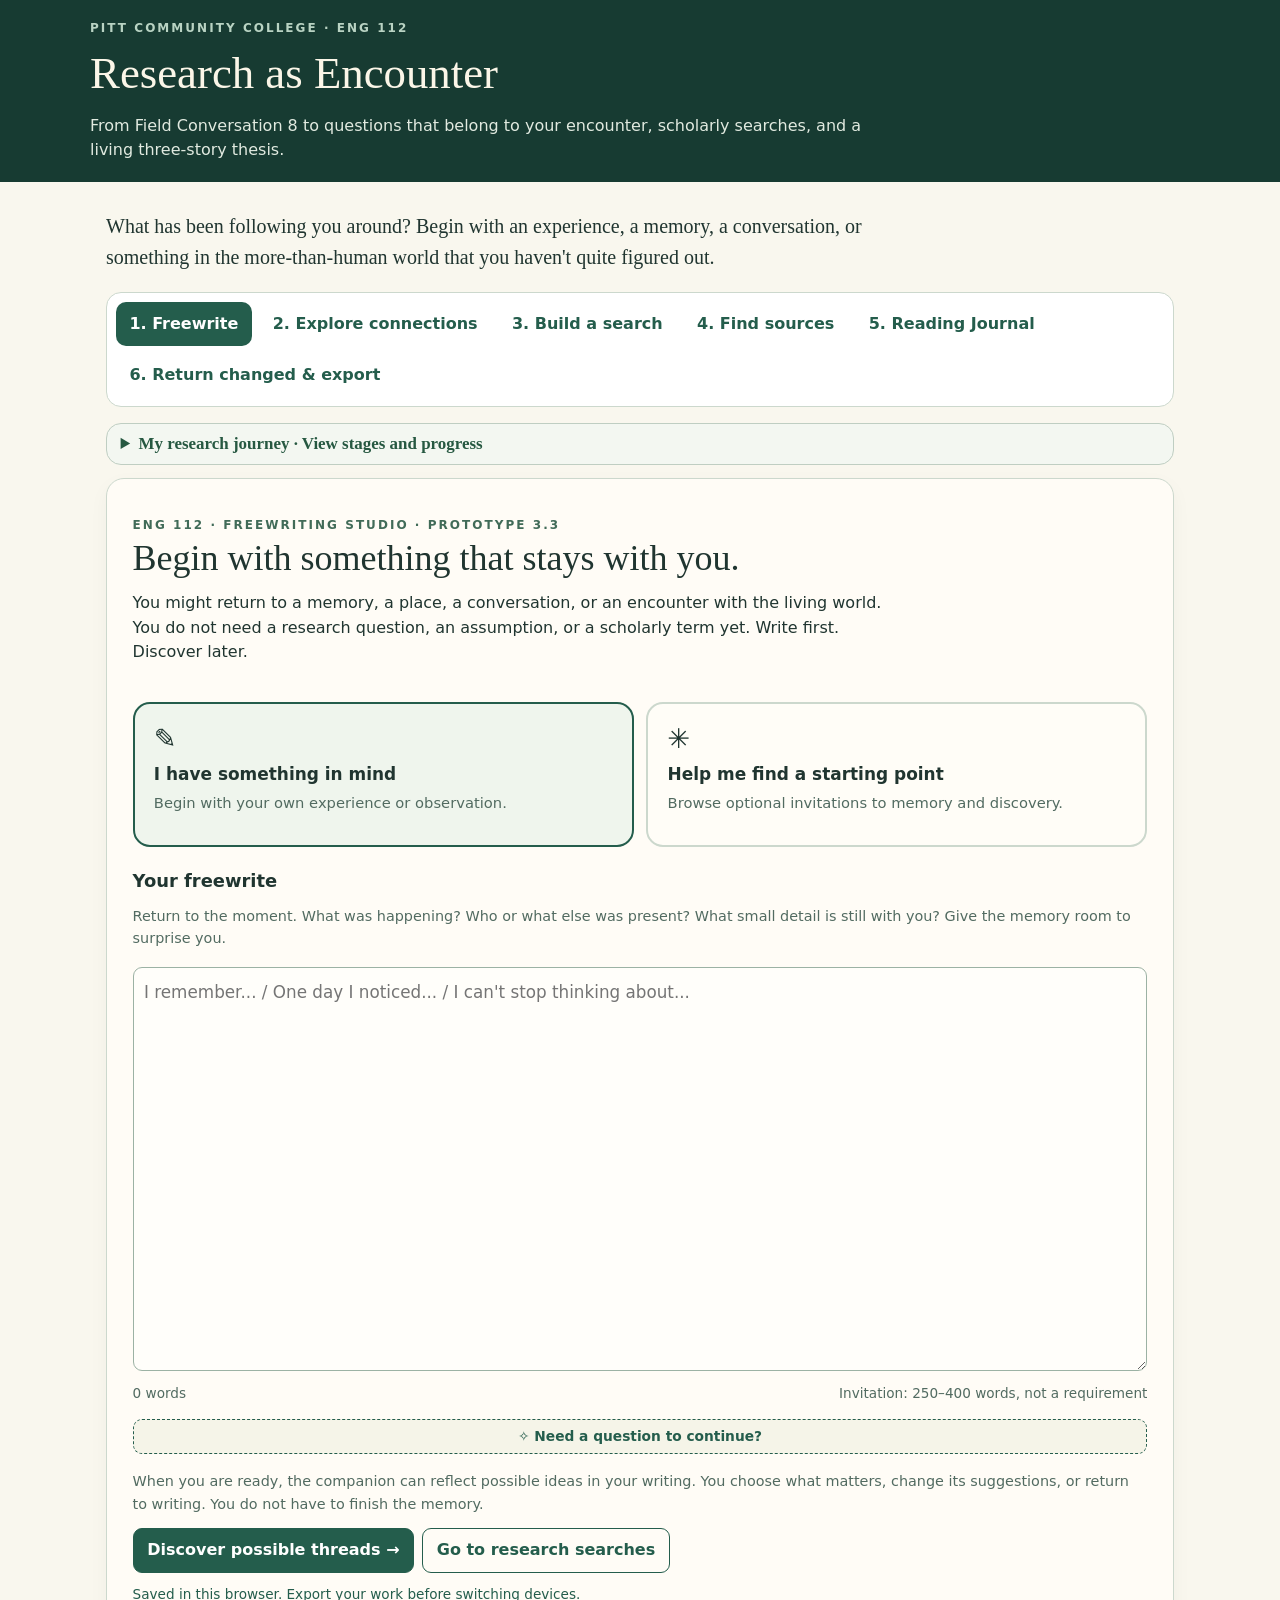
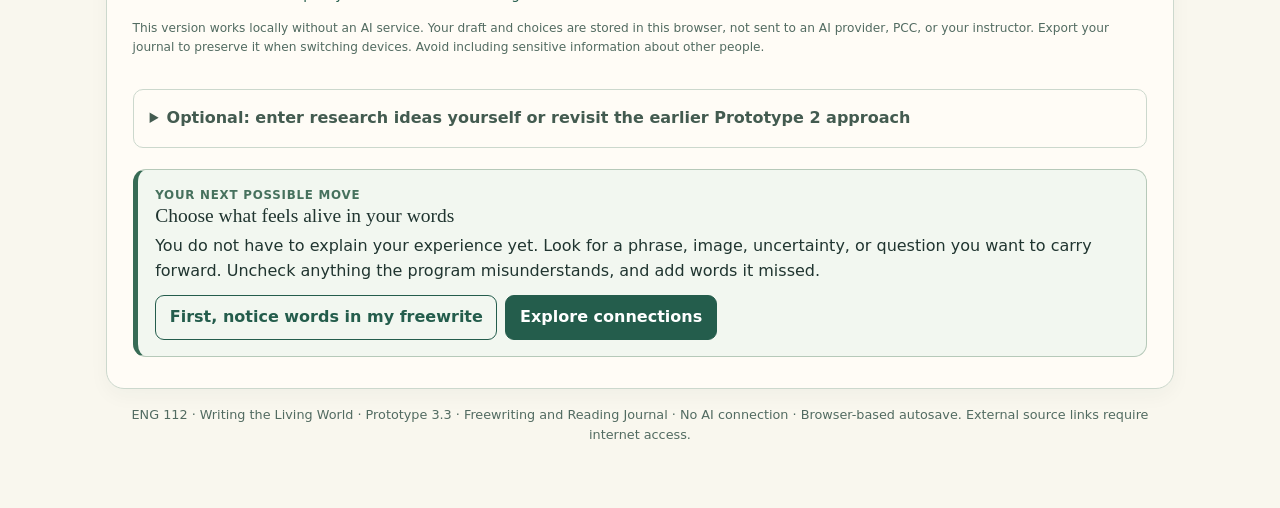
<file: archive/prototype-3-3.html>
<!doctype html>
<html lang="en"><head><meta charset="utf-8"><meta name="viewport" content="width=device-width, initial-scale=1"><meta name="theme-color" content="#193a34"><title>Research as Encounter | ENG 112</title>
<style>
:root{--ink:#203530;--muted:#526b61;--green:#245d4c;--leaf:#dbeadd;--paper:#f9f7ee;--cream:#fffcf6;--line:#ccd8cd;--gold:#bd8e42;--faint:#eef3eb}*{box-sizing:border-box}body{margin:0;background:var(--paper);color:var(--ink);font:16px/1.55 system-ui,-apple-system,BlinkMacSystemFont,"Segoe UI",sans-serif}button,input,textarea,select{font:inherit}button{cursor:pointer}a{color:#145f54}a:focus-visible,button:focus-visible,input:focus-visible,textarea:focus-visible,select:focus-visible{outline:3px solid #bd8e42;outline-offset:3px}.top{background:#173b32;color:#fbf6e8;padding:1.2rem max(1rem,calc((100vw - 1100px)/2))}.eyebrow{font-size:.75rem;letter-spacing:.17em;text-transform:uppercase;color:#b9d3c3;font-weight:700}.top h1{font-family:Georgia,serif;font-size:clamp(1.8rem,4vw,2.8rem);font-weight:500;margin:.1rem 0}.top p{margin:.3rem 0 0;max-width:780px;color:#e1eae0}.shell{max-width:1100px;margin:auto;padding:1.3rem 1rem 4rem}.intro{font-family:Georgia,serif;font-size:1.25rem;max-width:760px;margin:.5rem 0 1.2rem}.nav{display:flex;flex-wrap:wrap;gap:.45rem;padding:.55rem;border:1px solid var(--line);border-radius:15px;background:white;margin-bottom:1rem}.nav button{padding:.6rem .85rem;border:0;border-radius:10px;background:transparent;color:var(--green);font-weight:700}.nav button[aria-selected="true"]{background:var(--green);color:white}.panel{background:var(--cream);border:1px solid var(--line);border-radius:18px;padding:clamp(1rem,2.8vw,1.6rem);box-shadow:0 7px 20px #1e3d2c0a;margin-bottom:1rem}h2{font-family:Georgia,serif;font-size:1.5rem;font-weight:500;margin:0 0 .5rem}h3{font-size:1.03rem;margin:1.2rem 0 .25rem}p{margin:.4rem 0 .8rem}.hint,.small{color:var(--muted);font-size:.9rem}.tiny{font-size:.76rem;color:var(--muted)}.grid{display:grid;grid-template-columns:repeat(3,minmax(0,1fr));gap:.75rem}.two{display:grid;grid-template-columns:repeat(2,minmax(0,1fr));gap:.8rem}.field{display:flex;flex-direction:column;gap:.25rem}.field label{font-weight:700;font-size:.88rem}.field input,.field textarea,.field select,textarea.query{border:1px solid #9cb2a4;border-radius:9px;background:white;width:100%;padding:.65rem;color:var(--ink);min-width:0}.field textarea{min-height:80px;resize:vertical}.actions{display:flex;gap:.5rem;flex-wrap:wrap;margin-top:.8rem}.primary,.secondary,.chip,.textbutton{border-radius:9px;padding:.57rem .85rem;border:1px solid var(--green);background:var(--green);color:white;font-weight:650}.secondary{color:var(--green);background:transparent}.chip{border-color:#b7c9b9;background:#edf4e9;color:#225847;font-weight:500;padding:.4rem .65rem;text-align:left}.chip:hover,.secondary:hover{background:#dceadf}.textbutton{border:none;background:transparent;color:var(--green);text-decoration:underline;padding:.2rem}.stack{display:grid;gap:.7rem;margin-top:.8rem}.result{padding:.8rem 1rem;background:white;border:1px solid #d3ddd4;border-radius:12px}.result strong{display:block}.result .actions{margin-top:.5rem}.sug{background:var(--faint);padding:1rem;border-radius:13px;border-left:4px solid var(--gold)}.topic{font-size:.77rem;font-weight:800;text-transform:uppercase;color:#4b745c;letter-spacing:.07em}.info{background:#eef4f4;padding:.85rem 1rem;border-radius:10px}.notice{background:#fff5d8;padding:.85rem 1rem;border-radius:10px;color:#5c492a}.nav-bottom{display:flex;gap:.8rem;flex-wrap:wrap;margin-top:1rem}.saved{display:inline-flex;align-items:center;background:#dfeddd;color:#235437;padding:.2rem .5rem;border-radius:7px;font-size:.76rem}.source{border:1px solid var(--line);border-radius:12px;padding:.9rem;background:white}.source .badge{font-size:.7rem;color:#225747;background:#e4eee4;padding:.14rem .4rem;border-radius:6px;font-weight:700}.source h3{margin:.3rem 0 0;font-size:1rem}.source .meta{color:var(--muted);font-size:.83rem}.source p{font-size:.88rem}.controls{display:flex;gap:.5rem;flex-wrap:wrap;align-items:center}.controls select{padding:.45rem;border:1px solid var(--line);border-radius:8px}.querycard{padding:.8rem;background:#f3f5ee;border-radius:12px;margin:.6rem 0}.querycard textarea{min-height:64px;resize:vertical}details{border:1px solid var(--line);padding:.6rem .8rem;border-radius:10px;margin-top:.6rem}summary{cursor:pointer;font-weight:700}.footer{text-align:center;font-size:.8rem;color:var(--muted);margin-top:1rem}.hidden{display:none!important}.status{min-height:1.4rem;color:var(--green);font-size:.85rem;margin-top:.3rem}.librarylink{display:inline-block;margin:.4rem 0 0}.mode-chooser{display:flex;gap:1rem;flex-wrap:wrap;margin:1rem 0}.mode-chooser button{flex:1;min-width:200px;min-height:85px;text-align:left}.mode-chooser button small{display:block;font-weight:400;margin-top:.2rem}@media(max-width:680px){.grid,.two{grid-template-columns:1fr}.nav{display:grid;grid-template-columns:repeat(2,minmax(0,1fr))}.nav button{font-size:.84rem}.top{padding:1rem}.panel{border-radius:13px}.shell{padding:.8rem .7rem 2rem}}@media print{.top{background:white;color:black;padding:0}.top p,.eyebrow{color:#444}.nav,.actions,.mode-chooser,.no-print,button{display:none!important}.panel{border:0;box-shadow:none;break-inside:avoid}.hidden{display:block!important}body{background:white}}

/* Prototype 3.3 Freewriting Studio: visible pause and student-owned language */
.studio-head{padding:.7rem 0 1.1rem}.studio-head h2{font-family:Georgia,serif;font-size:clamp(1.65rem,4vw,2.25rem);line-height:1.22;font-weight:500;margin:.2rem 0 .6rem}.studio-head p{max-width:760px;margin:.2rem 0}.studio-eyebrow{color:#416b58}.studio-choice{display:grid;grid-template-columns:repeat(2,minmax(0,1fr));gap:.8rem;margin:1rem 0 1.25rem}.choice-card{display:flex;flex-direction:column;text-align:left;gap:.3rem;background:#fffdf7;border:2px solid #ccd8cd;border-radius:17px;padding:1.2rem;color:#203530;min-height:145px}.choice-card strong{font-size:1.06rem}.choice-card span:last-child{font-size:.92rem;color:#526b61}.choice-card[aria-pressed="true"]{border-color:#245d4c;background:#eff5ed}.choice-card:hover{border-color:#245d4c}.choice-icon{font-size:1.7rem;line-height:1.2}.studio-write{margin-top:1rem}.studio-write label{font-size:1.12rem;font-weight:700}.studio-write textarea{min-height:260px;line-height:1.75;font-size:1.05rem;background:#fffefa;resize:vertical}.studio-meter{display:flex;justify-content:space-between;gap:1rem;flex-wrap:wrap;font-size:.85rem;color:var(--muted);margin-top:.5rem}.starter-area,.chosen-invitation,.pause-invitation,.nudge-question,.thread-clearing{border:1px solid #b8cec0;background:#f0f5eb;border-radius:15px;padding:1rem;margin:1rem 0}.starter-area{background:#f8f6eb}.starter-heading{display:flex;justify-content:space-between;gap:1rem;flex-wrap:wrap}.starter-note{font-family:Georgia,serif;font-size:1.16rem;margin:.8rem 0;line-height:1.55}.starter-note small{display:block;font-family:system-ui,sans-serif;font-size:.83rem;color:var(--muted);margin-bottom:.35rem}.chosen-invitation{background:#fcf6e8}.chosen-invitation p,.nudge-question p,.pause-invitation p{margin:.35rem 0}.text-button{background:none;border:0;text-decoration:underline;color:var(--green);padding:0;cursor:pointer}.toggle-row{display:inline-flex;align-items:center;gap:.35rem;font-size:.88rem}.thread-clearing{background:#fffefa;border-color:var(--line);margin:2rem 0}.thread-clearing h3{font-family:Georgia,serif;font-weight:500;font-size:1.5rem;margin:.3rem 0}.thread-results{display:grid;grid-template-columns:repeat(2,minmax(0,1fr));gap:.7rem}.thread-option{border:1px solid var(--line);border-radius:12px;padding:.8rem;background:#f8faf6;display:flex;gap:.65rem;align-items:flex-start;cursor:pointer}.thread-option:has(input:checked){border-color:#245d4c;background:#e9f2e8}.thread-option input{margin-top:.35rem;flex-shrink:0}.thread-option strong{display:block}.thread-option small{color:var(--muted);display:block;margin-top:.25rem}.legacy-bridge{margin-top:2rem;padding:1rem;border-top:1px solid var(--line);color:#435b50}.legacy-bridge summary{cursor:pointer}.studio-bottom{margin-top:1rem}.studio-bottom .actions{margin:.7rem 0}.hidden{display:none!important}@media(max-width:600px){.studio-choice,.thread-results{grid-template-columns:1fr}.choice-card{min-height:0}.studio-write textarea{min-height:230px}}

/* v3.2: distinguish a visible invitation from a demand for attention */
.studio-ask{margin-top:.65rem;font-size:.86rem;padding:.38rem .65rem;border-style:dashed;background:#f5f4e8}
.pause-invitation,.nudge-question{position:fixed;right:clamp(.7rem,2vw,2rem);bottom:calc(.75rem + env(safe-area-inset-bottom));z-index:60;max-height:min(78dvh,580px);overflow:auto;width:min(420px,calc(100vw - 1.4rem));border:2px solid #ba9147;border-left:7px solid #ba9147;box-shadow:0 12px 38px #122b2480;background:#fffaf0;margin:0;padding:1.1rem 1.2rem;animation:invitation-in .3s ease-out}
.pause-invitation strong,.nudge-question strong{font-family:Georgia,serif;font-size:1.2rem;font-weight:600}
.pause-invitation p,.nudge-question p{margin:.25rem 0 .6rem}.pause-invitation .toggle-row{margin-top:.55rem}
.pause-eyebrow{color:#654c27;font-size:.73rem;font-weight:800;letter-spacing:.07em;text-transform:uppercase;margin-bottom:.4rem}
@keyframes invitation-in{from{opacity:0;transform:translateY(15px)}to{opacity:1;transform:translateY(0)}}
.language-clearing{background:#f2f7f0;border:1px solid #b5ccbb;border-radius:12px;padding:1rem;margin:1.3rem 0}
.language-clearing h4,.thread-clearing h4{margin:0 0 .25rem;font-size:1rem}
.phrase-results{display:flex;gap:.5rem;flex-wrap:wrap;margin:.8rem 0}
.phrase-option{display:inline-flex;align-items:center;gap:.4rem;border:1px solid #acbfae;border-radius:99px;background:#fffefa;color:#254a3e;padding:.45rem .75rem;font-size:.87rem;line-height:1.35;cursor:pointer;max-width:100%;overflow-wrap:anywhere}
.phrase-option:has(input:checked){background:#e0eee0;border-color:#40745b;font-weight:650}
.phrase-option input{accent-color:#245d4c;flex-shrink:0}
.highlight-details{margin-top:1rem;background:#fffdf8}
.highlighted-preview{white-space:pre-wrap;overflow-wrap:anywhere;max-height:240px;overflow:auto;line-height:1.8;font-size:.92rem;padding:.9rem .2rem .3rem}
.highlighted-preview mark{background:#ffdf93;color:#21342c;border-radius:.2em;padding:0 .1em;box-decoration-break:clone}
@media (max-width:600px){.pause-invitation,.nudge-question{left:.55rem;right:.55rem;width:auto;bottom:calc(.55rem + env(safe-area-inset-bottom));padding:.9rem}.phrase-results{gap:.4rem}.phrase-option{font-size:.82rem}}
@media (prefers-reduced-motion:reduce){.pause-invitation,.nudge-question{animation:none}}
@media print{.pause-invitation,.nudge-question,.studio-ask{display:none!important}}

/* 3.2 Reading Journal and connected discovery */
.source-new{margin:1rem 0;padding:.85rem 1rem;border:1px solid var(--line);border-radius:12px;background:#fffef9}.source-new summary{cursor:pointer;font-weight:650;color:var(--green)}
.shelf-item{display:flex;gap:.7rem;justify-content:space-between;align-items:center;flex-wrap:wrap;background:#f4f7f0;border:1px solid var(--line);padding:.65rem .9rem;border-radius:10px}
.shelf-item button{flex-shrink:0}.source-meta{font-size:.82rem;color:var(--muted)}
.evidence-card{border:1px solid var(--line);padding:1rem;border-radius:14px;background:#fffef9;overflow-wrap:anywhere}
.evidence-card blockquote{margin:.55rem 0;padding:.5rem .8rem;border-left:3px solid var(--gold);font-family:Georgia,serif;background:#f9f7ef;white-space:pre-wrap}
.evidence-card p{margin:.4rem 0}.evidence-card .actions{margin-top:.65rem}
.evidence-caption{display:block;font-size:.83rem;color:var(--muted)}
.pathway-scroll{border:1px solid var(--line);border-radius:14px;overflow-x:auto;background:#fffdf8;padding:.8rem}
.pathway-svg{display:block;width:100%;min-width:920px;height:auto}
.pathway-svg .node{cursor:pointer}.pathway-svg .node:focus-visible rect{stroke:#b18a35;stroke-width:4}
.pathway-svg text{font-family:system-ui,-apple-system,sans-serif;pointer-events:none}
.pathway-empty{font-size:.95rem;padding:.7rem;color:var(--muted)}
@media(max-width:600px){.shelf-item{display:block}.shelf-item button{margin-top:.6rem}.evidence-card{padding:.85rem}}
</style>
<style>
/* Research as Encounter 3.3: guidance without compulsory steps */
.journey-overview{background:#f3f7f1;border:1px solid #bfcec2;border-radius:15px;padding:1rem;margin:0 0 1.25rem}
.journey-overview h2{font:500 1.25rem Georgia,serif;margin:0 0 .3rem}
.journey-intro{color:var(--muted);font-size:.91rem;margin:.25rem 0 .7rem}
.journey-steps{display:grid;grid-template-columns:repeat(6,minmax(0,1fr));gap:.45rem}
.journey-step{background:#fffefa;color:#244b3d;border:1px solid #b9cabc;border-radius:10px;padding:.65rem .3rem;display:flex;flex-direction:column;gap:.3rem;align-items:center;text-align:center;line-height:1.24;font-size:.78rem}
.journey-step[aria-current="step"]{border:2px solid #3d765d;background:#e5f2e7;font-weight:700}
.journey-step .step-status{color:#53695d;font-size:.7rem;font-weight:400}
.journey-footer{display:flex;justify-content:space-between;flex-wrap:wrap;align-items:center;gap:.5rem;margin-top:.8rem;font-size:.84rem}
.journey-footer button{padding:.42rem .7rem}
.transition-guide{margin:1.35rem 0 .3rem;padding:1rem 1.1rem;border:1px solid #b6c9b9;border-left:5px solid #376b55;border-radius:13px;background:#f2f7f0}
.transition-guide h3{font:500 1.22rem Georgia,serif;margin:0 0 .45rem}
.transition-guide p{margin:.32rem 0 .7rem}
.transition-guide .actions{margin:.75rem 0 0}
.transition-step{color:#46715d;font-size:.74rem;letter-spacing:.065em;text-transform:uppercase;font-weight:750}
.lens-garden{margin:1.1rem 0;padding:1rem;border:1px solid #d0d8ca;background:#fffef9;border-radius:14px}
.lens-garden h3{margin:.2rem 0 .5rem;font:500 1.35rem Georgia,serif}
.lens-grid{display:grid;grid-template-columns:repeat(2,minmax(0,1fr));gap:.65rem;margin:.8rem 0}
.lens-choice{display:block;cursor:pointer;border:1px solid #cbd7cc;border-radius:11px;padding:.75rem;background:#fefdf7}
.lens-choice:has(input:checked){border-color:#447e62;background:#eaf4e8}
.lens-choice input{accent-color:#245d4c;margin-right:.35rem}
.lens-choice strong{font-size:.9rem}
.lens-choice p{color:var(--muted);font-size:.81rem;margin:.4rem 0 0}
.lens-recommended{display:block;font-size:.72rem;color:#30664c;font-weight:700;margin-bottom:.15rem}
.lens-summary{font-size:.87rem;color:#30533e;margin:.55rem 0}
.source-progress{display:inline-block;font-size:.75rem;color:#27523f;background:#e1eee1;border:1px solid #b7cbb7;border-radius:99px;padding:.19rem .55rem;margin-top:.35rem}
.source-progress.pending{background:#fbf1db;border-color:#dbcba2;color:#675022}
.source-progress.connected{background:#e9e5f2;border-color:#c4b5d1;color:#51396b}
.synthesis-studio{border:1px solid #c4d4c6;border-radius:15px;background:#fffefa;padding:1rem;margin:1.25rem 0}
.synthesis-studio h3{font:500 1.35rem Georgia,serif;margin:0 0 .4rem}
.synthesis-columns{display:grid;grid-template-columns:repeat(2,minmax(0,1fr));gap:.8rem;margin:.8rem 0}
.synthesis-column{padding:.8rem;background:#f4f7f0;border-radius:10px;max-height:290px;overflow:auto}
.synthesis-column h4{margin:0 0 .5rem;color:#275743}
.synthesis-column .original{white-space:pre-wrap;overflow-wrap:anywhere;font-size:.9rem}
.synthesis-evidence{border-bottom:1px solid #cfdbd2;padding:.5rem 0;font-size:.88rem;overflow-wrap:anywhere}
.synthesis-evidence:last-child{border:0}
.synthesis-evidence q{display:block;font-family:Georgia,serif;margin:.3rem 0}
.synthesis-invitation{background:#f9f5e9;padding:.7rem .85rem;border-radius:10px;font-size:.91rem}
.synthesis-invitation p{margin:.2rem 0}
.journey-alert{background:#fcf5e4;border:1px solid #dac899;border-radius:9px;padding:.65rem .85rem;font-size:.88rem;margin:.65rem 0}
@media(max-width:700px){.journey-steps{grid-template-columns:repeat(3,minmax(0,1fr))}.lens-grid,.synthesis-columns{grid-template-columns:1fr}.journey-step{font-size:.73rem}}
@media print{.journey-overview,.transition-guide .actions{display:none!important}.synthesis-column{max-height:none}}

.journey-overview summary{cursor:pointer;color:#265841;font:600 1.06rem Georgia,serif;list-style-position:inside}
.journey-overview:not([open]){padding:.62rem .85rem;margin-bottom:.8rem}
.journey-overview[open] summary{margin-bottom:.5rem}
/* Small-screen focus: keep the actual writing invitation close to the first viewport. */
@media(max-width:600px){
 .top{padding:.85rem 1rem}
 .top h1{font-size:1.72rem}
 .top p{font-size:.87rem;line-height:1.42}
 .shell{padding-top:.75rem}
 .intro{font-size:1.08rem;line-height:1.42;margin:0 0 .65rem}
 .nav{padding:.34rem;gap:.3rem;margin-bottom:.55rem}
 .nav button{padding:.48rem .48rem;font-size:.84rem;line-height:1.24}
 .journey-overview:not([open]){padding:.48rem .65rem;margin-bottom:.6rem}
 .studio-head{padding:.3rem 0 .65rem}
 .studio-head h2{font-size:1.56rem}
 .studio-head p{font-size:.93rem;line-height:1.42}
}

</style></head><body>
<header class="top"><div class="eyebrow">Pitt Community College · ENG 112</div><h1>Research as Encounter</h1><p>From Field Conversation 8 to questions that belong to your encounter, scholarly searches, and a living three-story thesis.</p></header>
<main class="shell">
<p class="intro">What has been following you around? Begin with an experience, a memory, a conversation, or something in the more-than-human world that you haven't quite figured out.</p>
<div class="nav" role="tablist" aria-label="Research companion sections">
<button id="tab-begin" role="tab" aria-controls="page-begin" aria-selected="true" data-tab="begin">1. Freewrite</button><button id="tab-explore" role="tab" aria-controls="page-explore" aria-selected="false" data-tab="explore">2. Explore connections</button><button id="tab-search" role="tab" aria-controls="page-search" aria-selected="false" data-tab="search">3. Build a search</button><button id="tab-read" role="tab" aria-controls="page-read" aria-selected="false" data-tab="read">4. Find sources</button><button id="tab-journal" role="tab" aria-controls="page-journal" aria-selected="false" data-tab="journal">5. Reading Journal</button><button id="tab-return" role="tab" aria-controls="page-return" aria-selected="false" data-tab="return">6. Return changed &amp; export</button>
</div>
<section class="panel" id="page-begin" role="tabpanel" aria-labelledby="tab-begin">
<div class="studio-head"><div class="eyebrow studio-eyebrow">ENG 112 · Freewriting Studio · Prototype 3.3</div><h2>Begin with something that stays with you.</h2><p>You might return to a memory, a place, a conversation, or an encounter with the living world. You do not need a research question, an assumption, or a scholarly term yet. Write first. Discover later.</p></div>
<div class="studio-choice" role="group" aria-label="Choose how to begin writing"><button type="button" id="start-own" class="choice-card" aria-pressed="true"><span class="choice-icon" aria-hidden="true">✎</span><strong>I have something in mind</strong><span>Begin with your own experience or observation.</span></button><button type="button" id="start-help" class="choice-card" aria-pressed="false"><span class="choice-icon" aria-hidden="true">✳</span><strong>Help me find a starting point</strong><span>Browse optional invitations to memory and discovery.</span></button></div>
<div id="starter-area" class="starter-area hidden"><div class="starter-heading"><strong>Choose an invitation, or keep looking.</strong><span class="hint">No obligation to follow any of these.</span></div><div class="starter-note" id="starter-card" aria-live="polite"></div><div class="actions"><button type="button" class="secondary" id="starter-next">Another invitation ↻</button><button type="button" class="secondary" id="starter-use">Keep this nearby as I write</button><button type="button" class="secondary" id="starter-close">I'll follow my own idea</button></div></div>
<div class="field studio-write"><label for="encounter">Your freewrite</label><p class="hint">Return to the moment. What was happening? Who or what else was present? What small detail is still with you? Give the memory room to surprise you.</p><textarea id="encounter" rows="13" placeholder="I remember... / One day I noticed... / I can't stop thinking about..." aria-describedby="studio-meter studio-privacy"></textarea><div class="studio-meter" id="studio-meter" aria-live="polite"><span id="word-counter">0 words</span><span id="writing-goal">Invitation: 250–400 words, not a requirement</span></div><button type="button" id="ask-question-now" class="secondary studio-ask">✧ Need a question to continue?</button></div>
<div id="chosen-invitation" class="chosen-invitation hidden"><strong>Optional writing invitation</strong><p id="chosen-invitation-text"></p><button type="button" id="clear-invitation" class="text-button">Dismiss this invitation</button></div>
<aside id="pause-invitation" class="pause-invitation hidden" role="note" aria-live="polite"><div><div class="pause-eyebrow">✧ A quiet writing invitation</div><strong>Want a question to keep going?</strong><p>You can keep thinking. Nothing is sent anywhere unless you choose.</p></div><div class="actions"><button type="button" id="offer-nudge" class="primary">Give me a question</button><button type="button" id="snooze-nudge" class="secondary">Not now</button></div><label class="toggle-row"><input type="checkbox" id="disable-nudges"> Turn off pause invitations</label></aside>
<aside id="nudge-question" class="nudge-question hidden" role="note" aria-live="polite"><div class="pause-eyebrow">✧ One way to go deeper</div><strong>One possible next question</strong><p id="nudge-copy"></p><div class="actions"><button type="button" id="different-nudge" class="secondary">Another question</button><button type="button" id="dismiss-nudge" class="primary">Return to writing</button></div></aside>
<div class="studio-bottom"><p class="hint">When you are ready, the companion can reflect possible ideas in your writing. You choose what matters, change its suggestions, or return to writing. You do not have to finish the memory.</p><div class="actions"><button class="primary" id="discover-threads">Discover possible threads →</button><button class="secondary" id="go-search">Go to research searches</button></div><p class="status" id="save-status" aria-live="polite"></p><p class="tiny" id="studio-privacy">This version works locally without an AI service. Your draft and choices are stored in this browser, not sent to an AI provider, PCC, or your instructor. Export your journal to preserve it when switching devices. Avoid including sensitive information about other people.</p></div>
<div id="thread-clearing" class="thread-clearing hidden"><div class="clearing-top"><div><span class="eyebrow studio-eyebrow">Discovery Clearing · First look</span><h3>What might your words be reaching toward?</h3><p>These are <em>possible</em> connections from a small, instructor-curated vocabulary. They are not an AI reading of your experience. Keep, reject, or name your own. Your freewrite is still yours.</p></div></div><div id="language-clearing" class="language-clearing"><h4>Words and images worth noticing</h4><p class="hint">These are phrases the program noticed in your own writing, not an interpretation of what they mean. Choose what matters, uncheck what doesn't, or add what we missed.</p><div id="phrase-results" class="phrase-results" role="group" aria-label="Choose significant phrases from your writing"></div><div class="field"><label for="custom-phrase">A word or phrase we missed</label><input id="custom-phrase" placeholder="A phrase, image, question, or word that matters to you"></div><div class="actions"><button type="button" id="add-custom-phrase" class="secondary">Add my words</button></div><details class="highlight-details" open><summary>See those words highlighted in my freewrite</summary><div id="highlighted-preview" class="highlighted-preview" aria-label="Reading copy with your selected phrases marked"></div><p class="tiny">This is a reading copy. The original writing above is unchanged.</p></details></div><h4>Possible research directions</h4><p class="hint">Now choose or rename the ideas you might want to follow. Your words can remain ordinary words; they don't need to sound academic.</p><div id="thread-results" class="thread-results" aria-live="polite"></div><div class="field"><label for="custom-thread">A thread we missed</label><input id="custom-thread" placeholder="Use your own words, such as 'being watched' or 'belonging'"></div><div class="actions"><button type="button" id="add-custom-thread" class="secondary">Add my idea</button><button type="button" id="follow-selected" class="primary">Follow my chosen ideas →</button><button type="button" id="return-freewrite" class="secondary">Return to my writing</button></div><p class="hint" id="thread-status" aria-live="polite"></p></div>
<details class="legacy-bridge"><summary>Optional: enter research ideas yourself or revisit the earlier Prototype 2 approach</summary><p class="hint">You can still name three concepts manually or write about an assumption. This is optional and never required before you freewrite.</p><div class="field"><label for="assumption">An assumption or uncertainty, if one emerges</label><textarea id="assumption" rows="2" placeholder="At first I thought... / Now I wonder..."></textarea></div><div class="grid"><div class="field"><label for="idea1">Idea 1</label><input id="idea1" placeholder="An idea in your own language"></div><div class="field"><label for="idea2">Idea 2</label><input id="idea2" placeholder="A second idea"></div><div class="field"><label for="idea3">Idea 3</label><input id="idea3" placeholder="A third idea"></div></div><div class="actions"><button class="secondary" id="go-explore">Explore these ideas →</button><button class="secondary" id="example">Load grandmother's garden example</button></div></details>
</section>
<section class="panel hidden" id="page-explore" role="tabpanel" aria-labelledby="tab-explore">
<h2>Explore connections</h2><p>These are <strong>possible directions</strong>, not claims proven by sources. Click <em>Follow this connection</em> to pursue a new thread. You can save anything that interests you.</p>
<div id="explore-summary" class="info"></div><div class="notice" style="margin-top:.6rem">These suggestions are inquiry prompts, not research findings. Check them against your own experience and scholarly evidence.</div><details><summary>How does this program find connections?</summary><p>It does not read entire books or search PCC library databases. The program uses an instructor-curated concept index, the book descriptions supplied by the instructor, and your current encounter, uncertainty, and idea words. It does not read the full books, use live AI, or search the PCC databases. A question is a proposal for investigation, not a factual finding. Book tags are suggested research vocabulary, not official catalog subject headings. A new inquiry resets the current concept trail without deleting your saved journal.</p></details><h3>Connected concepts</h3><p class="small">Each suggestion shows why it surfaced. Follow a connection to develop it without losing your original encounter.</p><div id="connection-list" class="stack" aria-live="polite"></div><h3>Questions shaped by your encounter</h3><p class="small">Three lenses: investigate the encounter, explore a possible connection, and reconsider an assumption. Each question includes a reason.</p><div id="question-list" class="stack"></div>
<div class="actions"><button class="secondary" data-tab="search">Turn ideas into searches →</button><button class="secondary" data-tab="read">Find relevant books →</button></div>
</section>
<section class="panel hidden" id="page-search" role="tabpanel" aria-labelledby="tab-search">
<h2>Build a research search</h2><p>Academic database searching is a conversation with uncertainty. Try a search, look at the results, and revise your vocabulary. The three original ideas are separate concepts joined with AND; use OR only for alternatives or synonyms.</p>
<div class="two"><div class="field"><label for="termA">Main concept</label><input id="termA"></div><div class="field"><label for="termB">Second concept</label><input id="termB"></div><div class="field"><label for="altA">Alternative for main concept (OR, a synonym)</label><input id="altA" placeholder="optional synonym"></div><div class="field"><label for="altB">Alternative for second concept (OR, a synonym)</label><input id="altB" placeholder="optional synonym"></div></div>
<div class="field" style="margin-top:.65rem"><label for="termC">Third concept (optional, connected with AND)</label><input id="termC" placeholder="A distinct idea, not a synonym"></div><div class="two"><div class="field"><label for="joinOp">Relationship between groups</label><select id="joinOp"><option>AND</option><option>OR</option><option>NOT</option></select></div><div class="field"><label for="exclude">Exclude this term (optional, use carefully)</label><input id="exclude" placeholder="optional"></div></div>
<div class="actions"><button class="primary" id="generate-search">Generate editable searches</button><button class="secondary" id="load-followed">Use my followed connection</button><button class="secondary" id="load-original">Use my original ideas</button></div>
<div id="search-list" aria-live="polite"></div><p class="hint"><a href="https://libguides.pittcc.edu/nature/eng112/writing" target="_blank" rel="noopener noreferrer">Open the ENG 112 PCC Library guide ↗</a> (internet and PCC login may be required).</p>
<details><summary>Search operators: AND, OR, NOT, quotes, parentheses</summary><p><strong>AND</strong> narrows by requiring both concepts. <strong>OR</strong> broadens by allowing alternatives. <strong>NOT</strong> excludes but can hide important results. Quotes search an exact phrase where the database supports it, and parentheses keep alternatives grouped. Database behavior varies.</p><p>Example: <code>("grandmothers" OR "intergenerational knowledge") AND gardening</code></p></details>
<details><summary>Too many or too few results?</summary><p><strong>Too many:</strong> add one specific concept using AND, or use a phrase in quotation marks. <strong>Too few:</strong> remove one concept, add synonyms with OR, or try broader terms. Check article abstracts for better vocabulary. The program does not query PCC databases or verify subject headings.</p></details>
</section>
<section class="panel hidden" id="page-read" role="tabpanel" aria-labelledby="tab-read">
<h2>Find sources: the Reading Grove</h2><p>Books, essays, films, and recorded conversations can all enter your inquiry. Read or watch the source itself, then bring one specific passage or moment to your Reading Journal. These are starting points, not evidence that a source agrees with you.</p><div class="info"><strong>Access matters:</strong> Course Reserve books are requested at the circulation desk, General Collection books are on the library shelves, and PCC e-books require library access. A recommendation is not a live availability check.</div>
<div class="info"><strong>Start with our primary course text:</strong> <em>Diary of a Young Naturalist</em> by Dara McAnulty. It is part of ENG 112 coursework, not an additional PCC catalog holding. Every inquiry can return to McAnulty's attention to lived encounters, sensory difference, and the more-than-human world.</div>
<div class="field" style="margin-top:.8rem"><label for="book-filter">Explore a topic or title</label><input id="book-filter" placeholder="Try ecofeminism, crows, trees, perception..."></div><div class="actions"><button id="refresh-books" class="primary">Find matching readings</button><button id="show-all" class="secondary">Browse all 24 PCC books</button></div><div class="stack" id="book-list" aria-live="polite"></div>
<h3>Films, talks, and essays</h3><p class="hint">Explore assigned and suggested conversations. Links go to official or publisher pages when possible; some films require course or streaming access. The application does not embed copyrighted footage.</p><div class="stack" id="media-list" aria-live="polite"></div><div class="actions"><button id="go-journal" class="primary">Open my Reading Journal →</button></div>
</section>
<section class="panel hidden" id="page-journal" role="tabpanel" aria-labelledby="tab-journal">
<h2>The Reading Journal</h2><p>Finding a source begins the conversation. Now <strong>read, watch, or listen</strong> and return with specific evidence. Save a passage, scene, or idea, then ask how it meets, challenges, or changes your own experience.</p>
<div class="info"><strong>A note about citations:</strong> For books, record page numbers and edition where relevant. For films and videos, record a timestamp such as <code>00:24:30</code>. For web essays, record a section or paragraph if there are no pages. Quote only words you have verified in the source. A scene description is not a quotation.</div>
<h3>My saved source shelf</h3><div id="source-shelf" class="stack" aria-live="polite"></div>
<div class="field"><label for="journal-source">Choose the source you're actually reading or watching</label><select id="journal-source"><option value="">Select a saved source…</option></select></div>
<div id="journal-source-hint" class="hint">Save a suggested source from the Reading Grove, or add your own below.</div>
<details class="source-new" id="custom-source-details"><summary>Add a book, article, interview, video, or other source I found</summary>
<div class="grid"><div class="field"><label for="custom-title">Title</label><input id="custom-title" placeholder="Exact title"></div><div class="field"><label for="custom-creator">Author, director, or speaker</label><input id="custom-creator" placeholder="Who created it?"></div></div>
<div class="grid"><div class="field"><label for="custom-kind">Source type</label><select id="custom-kind"><option value="book">Book / ebook</option><option value="article">Article / online essay</option><option value="film">Film</option><option value="video">Video / talk</option><option value="interview">Interview</option><option value="other">Other</option></select></div><div class="field"><label for="custom-url">Link (optional)</label><input id="custom-url" placeholder="https://…" inputmode="url"></div></div>
<div class="actions"><button class="secondary" id="add-custom-source">Add this source to my shelf</button></div><p class="status" id="custom-source-status" aria-live="polite"></p></details>
<h3>Save a passage or a moment</h3>
<div class="grid"><div class="field"><label for="note-kind">What are you recording?</label><select id="note-kind"><option value="quote">Exact quotation</option><option value="paraphrase">Paraphrase in my own words</option><option value="scene">Film / video scene or observation</option><option value="idea">Reading insight or question</option></select></div><div class="field"><label for="note-locator">Page, timestamp, paragraph, or section</label><input id="note-locator" placeholder="p. 42 / 00:17:30 / para. 6"></div></div>
<div class="field"><label for="note-excerpt">The passage, scene, or idea you noticed</label><textarea id="note-excerpt" rows="3" placeholder="Copy the words accurately, or describe a specific moment in your own language."></textarea></div>
<div class="field"><label for="note-author-idea">What is the source saying or showing? (Your own words)</label><textarea id="note-author-idea" rows="2" placeholder="I understand this author's point as… / In this scene I noticed…"></textarea></div>
<div class="grid"><div class="field"><label for="note-relationship">What kind of conversation does it open?</label><select id="note-relationship"><option value="illuminates">Helps me notice something</option><option value="complicates">Complicates my assumption</option><option value="challenges">Challenges my understanding</option><option value="extends">Extends my question</option><option value="questions">Opens a new question</option></select></div><div class="field"><label for="note-link">Connect this note to your own trail</label><select id="note-link"><option value="">My original encounter</option></select></div></div>
<div class="field"><label for="note-connection">What does this do to <em>your</em> thinking?</label><textarea id="note-connection" rows="3" placeholder="This matters to my encounter because… / This makes me question…"></textarea></div>
<div class="actions"><button id="save-source-note" class="primary">Save this evidence and reflection</button><button id="clear-note" class="secondary">Clear entry</button></div><p id="note-status" class="status" aria-live="polite"></p>
<h3>My collected evidence</h3><p class="hint">A source can offer several passages, even contradictory ones. Return to your notes, revise them, or remove anything that no longer helps.</p><div id="note-list" class="stack" aria-live="polite"></div>
<div class="actions"><button id="journal-to-return" class="primary">See my Discovery Map →</button></div>
</section>
<section class="panel hidden" id="page-return" role="tabpanel" aria-labelledby="tab-return">
<h2>Return changed</h2><p>What is different now that you have spent time with sources? Your memory, research questions, and the passages you chose are voices that can be braided, not placed into isolated paragraphs.</p>
<h3>My Research Discovery Map</h3><p class="hint">This early map shows relationships you are exploring, not established facts. Click any node to revisit that part of your work. Connect quotations and scenes to particular ideas in the Reading Journal.</p><div id="pathway-map" class="pathway-scroll" aria-live="polite"></div><p class="hint">The map changes as you save ideas, searches, quotations, and reflections. You are free to disagree with any apparent connection.</p>
<div class="field"><label for="found">What did a passage, scene, or new question complicate?</label><textarea id="found" rows="3" placeholder="A source introduced... / I now wonder whether..."></textarea></div>
<div class="field"><label for="shift">How has your thinking changed?</label><textarea id="shift" rows="3" placeholder="I thought... / Now I'm considering..."></textarea></div>
<h3>My developing three-story movement</h3><div class="stack"><div class="field"><label for="what">WHAT: What did I encounter or notice?</label><textarea id="what" rows="2"></textarea></div><div class="field"><label for="soWhat">SO WHAT: What new understanding is emerging?</label><textarea id="soWhat" rows="2"></textarea></div><div class="field"><label for="nowWhat">NOW WHAT: Why might this matter to me, others, or the living world?</label><textarea id="nowWhat" rows="2"></textarea></div></div>
<div class="sug"><strong>Keep the questions alive.</strong> A living thesis can acknowledge what research cannot yet establish. Label personal experience, interpretation, and documented evidence honestly.</div>
<h3>Your saved inquiry trail</h3><div id="journal-view"></div><div class="actions no-print"><button class="primary" id="download-txt">Download research journal (.txt)</button><button class="secondary" id="download-json">Backup / transfer (.json)</button><button class="secondary" id="import-json">Restore a .json backup</button><input type="file" id="import-file" accept="application/json,.json" class="hidden"><button class="secondary" id="print">Print or save as PDF</button><button class="secondary" id="reset">Clear my work</button></div>
<p class="notice">Nothing here is submitted to your instructor. Download or print your notes before leaving this device. Do not enter private information about other people.</p>
</section>
<div class="footer">ENG 112 · Writing the Living World · Prototype 3.3 · Freewriting and Reading Journal · No AI connection · Browser-based autosave. External source links require internet access.</div>
</main>
<script>
const DATA = {"books":[{"id":"pc1","title":"The Visible and the Invisible: Followed by Working Notes","author":"Maurice Merleau-Ponty","call":"B2430.M379 V513 1968","kind":"reserve","url":"","tags":["perception","phenomenology","embodiment","uncertainty","attention","human perception","limits of knowing","the visible and invisible","embodied knowledge","human animal boundaries"],"about":"An unfinished philosophical exploration of how we perceive and inhabit a world that exceeds what we can plainly see or say. Merleau-Ponty's reflections invite readers to question the boundary between the observer and the living world.","index_note":"Instructor-curated subject suggestions derived from the supplied book description and established subject context; not a full-text index or official PCC catalog heading."},{"id":"pc2","title":"The Environmental Imagination: Thoreau, Nature Writing, and the Formation of American Culture","author":"Lawrence Buell","call":"PS3057.N3 B84 1995","kind":"reserve","url":"","tags":["nature writing","thoreau","ecocriticism","literature","place","environmental ethics","walden","environmental imagination","transcendentalism","literary representation","human nature dualism"],"about":"Buell traces how American writers, especially Thoreau, helped shape cultural ideas of nature, place, and environmental responsibility. This study gives students a critical lens for asking how writing influences what people notice and value.","index_note":"Instructor-curated subject suggestions derived from the supplied book description and established subject context; not a full-text index or official PCC catalog heading."},{"id":"pc3","title":"The Life of Plants: A Metaphysics of Mixture","author":"Emanuele Coccia","call":"B105.P535 C6313 2019","kind":"reserve","url":"","tags":["plants","breath","air","interdependence","plant agency","ecology","shared atmosphere","ecological interdependence","human plant relationships"],"about":"Coccia considers plants as active participants in a shared atmosphere, rather than passive scenery. His philosophical account of breath, growth, and mixture challenges the notion that living beings exist separately from their surroundings.","index_note":"Instructor-curated subject suggestions derived from the supplied book description and established subject context; not a full-text index or official PCC catalog heading."},{"id":"pc4","title":"The Spell of the Sensuous: Perception and Language in a More-than-Human World","author":"David Abram","call":"BD581 .A25 1996","kind":"reserve","url":"","tags":["perception","senses","language","embodiment","more-than-human","place","attention","phenomenology","human animal encounter","sensory perception","animal awareness","language and place","posthumanism"],"about":"Abram explores how the senses and language connect human experience to animals, landscapes, weather, and the wider Earth. Drawing on phenomenology and encounters with place, he invites readers to understand perception as a relationship rather than a detached observation.","index_note":"Instructor-curated subject suggestions derived from the supplied book description and established subject context; not a full-text index or official PCC catalog heading."},{"id":"pc5","title":"The Nature Fix: Why Nature Makes Us Happier, Healthier, and More Creative","author":"Florence Williams","call":"BF353.5.N37 W55 2018","kind":"reserve","url":"","tags":["wellbeing","nature","attention","stress","creativity","sensory perception","nature and wellbeing","stress response","fear","sensory regulation"],"about":"Williams investigates research on how contact with outdoor environments can influence attention, stress, mood, and creativity. The book offers scientific and personal perspectives for students exploring what changes when we spend time outside.","index_note":"Instructor-curated subject suggestions derived from the supplied book description and established subject context; not a full-text index or official PCC catalog heading."},{"id":"pc6","title":"Being Ecological","author":"Timothy Morton","call":"QH541.13 .M67 2025","kind":"reserve","url":"","tags":["ecology","interdependence","environmental ethics","belonging","philosophy","posthumanism","anthropocentrism","ecological belonging","human exceptionalism"],"about":"Morton makes ecological philosophy accessible by questioning the idea that humans stand apart from an environment called 'nature.' The book encourages readers to see ecological belonging as an everyday condition, not merely a personal identity or lifestyle choice.","index_note":"Instructor-curated subject suggestions derived from the supplied book description and established subject context; not a full-text index or official PCC catalog heading."},{"id":"pc7","title":"Becoming Animal: An Earthly Cosmology","author":"David Abram","call":"GN33 .A32 2011","kind":"reserve","url":"","tags":["animals","more-than-human","perception","senses","encounter","reciprocity","attention","posthumanism","human-animal encounters","animal agency","fear","animal perception","turkey","wildlife encounter","anthropocentrism"],"about":"Through vivid encounters and philosophical reflection, Abram considers what it means to experience the Earth as a living, expressive presence. This book encourages nature writers to move beyond description and attend to exchange, sensation, and more-than-human agency.","index_note":"Instructor-curated subject suggestions derived from the supplied book description and established subject context; not a full-text index or official PCC catalog heading."},{"id":"pc8","title":"Finding the Mother Tree: Discovering the Wisdom of the Forest","author":"Suzanne Simard","call":"SD411.52 .S56 A3 2022","kind":"reserve","url":"","tags":["trees","forests","fungi","mycorrhizae","interdependence","science","memory","plant communication","forest relationships","mycorrhizal networks","ecological interdependence","family memory","care"],"about":"Forest ecologist Suzanne Simard intertwines her life story with research on relationships among trees, fungi, and forest ecosystems. Students can explore how scientific discovery, memory, and care for place become part of one narrative.","index_note":"Instructor-curated subject suggestions derived from the supplied book description and established subject context; not a full-text index or official PCC catalog heading."},{"id":"pc9","title":"The Serviceberry: Abundance and Reciprocity in the Natural World","author":"Robin Wall Kimmerer","call":"E98 .B7 K56 2024","kind":"reserve","url":"","tags":["reciprocity","plants","gifts","sharing","indigenous knowledge","care","economics","gift economy","care labor","kinship","land ethics","family traditions"],"about":"Kimmerer begins with the serviceberry's gifts to explore reciprocity, abundance, and economies based on relationship rather than accumulation. This short book asks what humans might learn from the ways living communities give and receive.","index_note":"Instructor-curated subject suggestions derived from the supplied book description and established subject context; not a full-text index or official PCC catalog heading."},{"id":"pc10","title":"Climate Change","author":"Edmond Mathez and Jason Smerdon","call":"QC 981 .8 .C5 M378 2018","kind":"reserve","url":"","tags":["climate","atmosphere","oceans","science","warming","environment","climate systems","global warming","physical climate science","ecological change"],"about":"Mathez and Smerdon explain the science of Earth's climate, including the atmosphere, oceans, energy balance, and evidence of warming. It supplies a foundation for students who want to connect environmental writing with the physical processes behind climate change.","index_note":"Instructor-curated subject suggestions derived from the supplied book description and established subject context; not a full-text index or official PCC catalog heading."},{"id":"pc11","title":"The Climate Book","author":"Greta Thunberg","call":"QC 903 .T59 2023","kind":"reserve","url":"https://pitt.ncccevergreen.org/eg/opac/record/628302","tags":["climate","activism","science","environmental justice","ethics","young people","climate activism","youth voice","climate justice","scientific communication","public argument"],"about":"Edited by Greta Thunberg, this collaborative volume brings together scientific explanations and perspectives on climate disruption and possible responses. Students can examine how evidence, testimony, and ethical appeals work together in environmental communication.","index_note":"Instructor-curated subject suggestions derived from the supplied book description and established subject context; not a full-text index or official PCC catalog heading."},{"id":"pc12","title":"Visual Thinking: The Hidden Gifts of People Who Think in Pictures, Patterns, and Abstractions","author":"Temple Grandin","call":"BF 241 .G683 2022","kind":"reserve","url":"https://pitt.ncccevergreen.org/eg/opac/record/623260","tags":["neurodivergence","autism","visual thinking","pattern","perception","creativity","pattern thinking","visual cognition","alternative ways of knowing","autistic perception"],"about":"Grandin explores different forms of thinking, especially visual and pattern-based cognition, and the contributions of people whose minds work differently. The book invites students to consider how perception shapes discovery, creativity, and our interpretations of other living beings.","index_note":"Instructor-curated subject suggestions derived from the supplied book description and established subject context; not a full-text index or official PCC catalog heading."},{"id":"pc13","title":"Representative American Speeches, 2018–2019","author":"Various contributors","call":"PS 668 .B3 2018-19","kind":"general","url":"https://pitt.ncccevergreen.org/eg/opac/record/578158","tags":["rhetoric","speeches","climate advocacy","environmental justice","public argument","public discourse","persuasion","activism","environmental communication"],"about":"This anthology collects notable American speeches from 2018 and 2019, providing examples of public argument, persuasion, and civic language. Students can study how speakers shape an audience's understanding of urgent social issues and compare those strategies with environmental advocacy.","index_note":"Instructor-curated subject suggestions derived from the supplied book description and established subject context; not a full-text index or official PCC catalog heading."},{"id":"pc14","title":"Animals in Translation: Using the Mysteries of Autism to Decode Animal Behavior","author":"Temple Grandin and Catherine Johnson","call":"QL 751 .G73 2005","kind":"general","url":"https://pitt.ncccevergreen.org/eg/opac/record/268552","tags":["animals","animal cognition","autism","sensory perception","interspecies","communication","turkeys","fear","animal fear","threat detection","antipredator behavior","anthropocentrism","animal minds","animal perception","animal behavior","human animal relationships","posthumanism","turkey"],"about":"Grandin and Catherine Johnson examine animal behavior through the lens of sensory experience, drawing connections to Grandin's understanding of autism. The book prompts questions about what animals notice and how human assumptions can distort our interpretations of them.","index_note":"Instructor-curated subject suggestions derived from the supplied book description and established subject context; not a full-text index or official PCC catalog heading."},{"id":"pc15","title":"Asperger Syndrome","author":"Various contributors (Gale/Cengage Learning)","call":"RC 553 .A88 A787 2011","kind":"general","url":"https://pitt.ncccevergreen.org/eg/opac/record/396196","tags":["autism","neurodivergence","history","diagnostic language","perception","historical diagnostic terminology","autism history","neurodiversity","social models of disability"],"about":"This 2011 reference volume introduces discussions and differing perspectives about Asperger syndrome, a diagnostic term used more widely at the time of publication. Read it as historical context while recognizing that contemporary autism terminology and diagnostic frameworks have changed.","index_note":"Instructor-curated subject suggestions derived from the supplied book description and established subject context; not a full-text index or official PCC catalog heading."},{"id":"pc16","title":"What Would Animals Say If We Asked the Right Questions?","author":"Vinciane Despret; translated by Brett Buchanan","call":"","kind":"ebook","url":"https://login.proxy138.nclive.org/login?url=https://ebookcentral-proquest-com.proxy138.nclive.org/lib/pittcc-ebooks/detail.action?docID=4392047","tags":["animals","questions","animal behavior","cognition","communication","ethics","animal agency","posthumanism","human-animal encounters","fear","animal perspective","anthropocentrism","animal cognition","research questions","human animal encounter","turkey"],"about":"Despret asks unexpected questions about animals to challenge the certainty with which humans explain nonhuman behavior. Her playful and rigorous approach shows how the questions researchers ask can determine what animals are allowed to reveal.","index_note":"Instructor-curated subject suggestions derived from the supplied book description and established subject context; not a full-text index or official PCC catalog heading."},{"id":"pc17","title":"Braiding Sweetgrass: Indigenous Wisdom, Scientific Knowledge and the Teachings of Plants","author":"Robin Wall Kimmerer","call":"","kind":"ebook","url":"https://login.proxy138.nclive.org/login?url=https://ebookcentral.proquest.com/lib/pittcc-ebooks/detail.action?docID=1212658","tags":["reciprocity","indigenous knowledge","plants","gardening","ecological knowledge","care","gratitude","intergenerational knowledge","plant teachings","indigenous ecological knowledge","family","women","gender"],"about":"Kimmerer brings Indigenous teachings, botany, storytelling, and lived experience into conversation to explore reciprocal relationships with plants and land. The essays offer models for writing that joins scientific knowledge with gratitude, attention, and responsibility.","index_note":"Instructor-curated subject suggestions derived from the supplied book description and established subject context; not a full-text index or official PCC catalog heading."},{"id":"pc18","title":"Feminism and the Mastery of Nature","author":"Val Plumwood","call":"","kind":"ebook","url":"https://ebookcentral-proquest-com.proxy138.nclive.org/lib/pittcc-ebooks/detail.action?docID=168813&query=","tags":["gender","women","ecofeminism","power","labor","nature","ethics","care","gendered labor","gardening","power relations","human nature dualism","care work","grandmother"],"about":"Plumwood examines how hierarchical thinking places humans above nature and has also supported other forms of domination. Her ecofeminist argument helps students question the language and assumptions through which power shapes environmental relationships.","index_note":"Instructor-curated subject suggestions derived from the supplied book description and established subject context; not a full-text index or official PCC catalog heading."},{"id":"pc19","title":"The Best American Science and Nature Writing 2016","author":"Amy Stewart; Tim Folger","call":"","kind":"ebook","url":"https://login.proxy138.nclive.org/login?url=https://ebookcentral.proquest.com/lib/pittcc-ebooks/detail.action?docID=4187794","tags":["science writing","nature writing","essay","climate","environmental journalism","science communication","creative nonfiction","narrative evidence"],"about":"This annual anthology gathers exemplary journalism and essays about scientific discoveries, environmental concerns, and the natural world. Its varied voices offer students models of how evidence, narrative craft, and public-interest writing can work together.","index_note":"Instructor-curated subject suggestions derived from the supplied book description and established subject context; not a full-text index or official PCC catalog heading."},{"id":"pc20","title":"Fauna and Flora, Earth and Sky","author":"Trudy Dittmar","call":"","kind":"ebook","url":"https://login.proxy138.nclive.org/login?url=https://ebookcentral.proquest.com/lib/pittcc-ebooks/detail.action?docID=837037","tags":["memory","nature writing","creative nonfiction","animals","plants","place","sky","memory and place","family stories","ecological memory","sensory experience"],"about":"Dittmar blends personal recollection, observation, natural history, and reflection on landscapes, animals, plants, and the sky. The book offers a model for creative nonfiction that braids intimate experience with questions about nature and meaning.","index_note":"Instructor-curated subject suggestions derived from the supplied book description and established subject context; not a full-text index or official PCC catalog heading."},{"id":"pc21","title":"The Maine Woods: A Fully Annotated Edition","author":"Henry David Thoreau; edited by Jeffrey S. Cramer","call":"","kind":"ebook","url":"https://login.proxy138.nclive.org/login?url=https://ebookcentral.proquest.com/lib/pittcc-ebooks/detail.action?docID=3420638","tags":["thoreau","place","forest","wilderness","observation","travel writing","walden","settler perspectives","literary nature writing"],"about":"Thoreau recounts journeys through Maine's forests, mountains, and waterways, observing the landscapes and confronting the limits of his knowledge. The annotated edition helps students examine close observation, wilderness writing, and the cultural perspectives embedded in travel narratives.","index_note":"Instructor-curated subject suggestions derived from the supplied book description and established subject context; not a full-text index or official PCC catalog heading."},{"id":"pc22","title":"Nature Writing","author":"Don Scheese","call":"","kind":"ebook","url":"https://login.proxy138.nclive.org/login?url=https://ebookcentral.proquest.com/lib/pittcc-ebooks/detail.action?docID=1517692","tags":["nature writing","ecocriticism","literature","history","place","environmental writing history","transcendentalism","nature essay"],"about":"Scheese surveys the traditions and development of nature writing, from earlier literary roots to modern American environmental literature. This critical overview can help students see their own place-based writing within a longer history of the genre.","index_note":"Instructor-curated subject suggestions derived from the supplied book description and established subject context; not a full-text index or official PCC catalog heading."},{"id":"pc23","title":"The New Nature Writing: Rethinking the Literature of Place","author":"Jos Smith","call":"","kind":"ebook","url":"https://login.proxy138.nclive.org/login?url=https://ebookcentral.proquest.com/lib/pittcc-ebooks/detail.action?docID=6160301","tags":["place","ecocriticism","nature writing","landscape","belonging","place writing","landscape politics","literary experimentation"],"about":"Smith studies contemporary writing about place, particularly in Britain and Ireland, and considers how new literary approaches respond to ecological change. Students can use the book to think about experimentation, belonging, and the politics of representing landscapes.","index_note":"Instructor-curated subject suggestions derived from the supplied book description and established subject context; not a full-text index or official PCC catalog heading."},{"id":"pc24","title":"The Long, Long Life of Trees","author":"Fiona Stafford","call":"","kind":"ebook","url":"https://login.proxy138.nclive.org/login?url=https://ebookcentral.proquest.com/lib/pittcc-ebooks/detail.action?docID=4612469","tags":["trees","memory","history","plants","place","ecology","tree memory","tree cultural history","plant relationships","forests","long-lived organisms"],"about":"Stafford explores the natural histories, cultural meanings, and enduring presence of familiar tree species. Her lyrical approach shows students how scientific detail and human stories can deepen attention to the trees around them.","index_note":"Instructor-curated subject suggestions derived from the supplied book description and established subject context; not a full-text index or official PCC catalog heading."}],"anchors":[{"id":"a1","title":"Diary of a Young Naturalist","author":"Dara McAnulty","kind":"main","url":"","call":"","tags":["Dara McAnulty","Diary of a Young Naturalist","neurodivergence","autism","autistic perception","sensory attention","nature writing","nature diary","attention","family","memory","birds","turkeys","animal encounters","wildlife","fear","human-animal relationship","more-than-human","reciprocity","bird encounters","wild turkey","fear and perception","nature journal","family and belonging"],"about":"Primary ENG 112 course text. McAnulty intertwines autistic sensory attention, family, emotion, and encounters with birds, plants, and other lives. Use it to reflect on how personal observations can open more careful questions about the living world. This is a course text, not an additional verified PCC library holding."},{"id":"a2","title":"Nature","author":"Ralph Waldo Emerson","kind":"free","url":"https://www.gutenberg.org/ebooks/29433","call":"","tags":["transcendentalism","nature","perception","spirituality","solitude","place","attention","nature philosophy","self-reliance"],"about":"Free public-domain work inviting reflection on how people perceive and find meaning in the natural world."},{"id":"a3","title":"Walden","author":"Henry David Thoreau","kind":"free","url":"https://www.gutenberg.org/ebooks/205","call":"","tags":["transcendentalism","nature","place","solitude","simplicity","observation","pond","water","attention","nature philosophy","self-reliance"],"about":"Free public-domain work exploring a sustained experiment in living attentively at Walden Pond."}],"clusters":[{"id":"family","label":"Family, ancestry & memory","keys":["grandma","grandmother","grandparent","family","ancestor","mom","mother","dad","father","memory","childhood","heritage","home","tradition","grandpa","generations"],"terms":["intergenerational knowledge","family stories","ecological memory","oral history","cultural transmission","place attachment"],"questions":["What knowledge about land, animals, or plants travels through families?","How might a remembered encounter change when considered alongside community history?"]},{"id":"gender","label":"Gender, care & labor","keys":["gender","women","woman","men","man","feminism","labor","work","care","motherhood","grandma"],"terms":["ecofeminism","gendered labor","care work","environmental justice","power and nature","domestic labor"],"questions":["Whose environmental labor is noticed, and whose is overlooked?","How do gender expectations influence relationships with land and care?"]},{"id":"garden","label":"Gardens, plants & food","keys":["garden","gardening","plants","plant","flower","flowers","seed","seeds","food","vegetables","tomato","soil","farming","farm","harvest","tree"],"terms":["seed saving","foodways","home gardens","plant knowledge","soil stewardship","community gardens"],"questions":["What does a garden preserve beyond food?","How might gardening be a practice of reciprocity rather than only cultivation?"]},{"id":"animal","label":"Animal lives & cognition","keys":["crow","bird","birds","owl","dog","cat","animal","animals","fox","insect","bee","bees","ants","raven","wildlife","recognition","behavior","turkey","turkeys","wild turkey","fear","gobble","gobbling","flock","flocks"],"terms":["animal cognition","individual recognition","interspecies communication","animal behavior","corvid cognition","more-than-human agency","wild turkey behavior","animal awareness","antipredator behavior"],"questions":["What can an encounter suggest, and what would evidence be needed to establish?","How might animal senses complicate human interpretations of behavior?"]},{"id":"forest","label":"Trees, fungi & forests","keys":["tree","trees","forest","woods","fungi","fungus","mushroom","mycorrhiza","roots","oak","pine","woodland"],"terms":["mycorrhizal networks","forest ecology","fungal symbiosis","chemical signaling","ecological interdependence","forest stewardship"],"questions":["How do different organisms influence one another in a forest?","How might the language of communication shape our interpretations of forest science?"]},{"id":"river","label":"Water, place & belonging","keys":["river","water","pond","lake","ocean","creek","stream","rain","flood","shore","swamp","wetland","place","home"],"terms":["watershed","place attachment","ecological memory","water stewardship","environmental change","sense of place"],"questions":["How does a body of water become part of personal or community memory?","What responsibilities might follow from belonging to a watershed?"]},{"id":"reciprocity","label":"Reciprocity & responsibility","keys":["reciprocity","gift","gratitude","giving","receiving","responsibility","relationship","care","exchange","sharing","mutual","kinship"],"terms":["reciprocal relationships","gift economy","ethics of care","land stewardship","relational accountability","ecological kinship"],"questions":["What would reciprocal care look like in this particular relationship?","What might the living world give, and what might a person owe in return?"]},{"id":"sensory","label":"Senses & neurodivergent perception","keys":["autism","autistic","neurodivergence","neurodiverse","sensory","senses","perception","hearing","sound","smell","touch","visual","pattern","attention","mind"],"terms":["sensory processing","embodied perception","visual thinking","neurodiversity","situated knowledge","patterns of attention"],"questions":["How might different sensory experiences make different aspects of a place noticeable?","Whose ways of knowing are treated as authoritative?"]},{"id":"climate","label":"Climate & environmental justice","keys":["climate","warming","weather","storm","heat","drought","pollution","activism","justice","future","fossil"],"terms":["climate adaptation","environmental justice","climate anxiety","biodiversity loss","environmental communication","climate resilience"],"questions":["Who is most affected by a particular environmental change?","How can narrative and scientific evidence work together responsibly?"]},{"id":"writing","label":"Reading, writing & interpretation","keys":["writing","story","stories","essay","literature","reading","poetry","language","thoreau","emerson","mcanulty","nature writing","journaling"],"terms":["ecocriticism","creative nonfiction","environmental imagination","close observation","narrative inquiry","transcendentalism"],"questions":["How does the language we use shape what we notice in the living world?","How can an essay braid memory, sources, and reflection without flattening disagreement?"]},{"id":"space","label":"Cities, movement & ordinary places","keys":["parking","lot","sidewalk","city","town","street","bike","bicycle","bus","school","campus","neighborhood","yard"],"terms":["urban ecology","human-wildlife encounters","everyday nature","built environment","habitat fragmentation","place-based observation"],"questions":["What lives alongside us in places we think of as purely human?","How might movement through an ordinary place change what we notice?"]},{"id":"posthuman","label":"Posthumanism & animal agency","keys":["posthuman","posthumanism","anthropocentrism","human exceptionalism","anthropomorphic","nonhuman agency","mechanical","mindless","instinct","agency"],"terms":["anthropocentrism","animal agency","human exceptionalism","critical animal studies","more-than-human perspectives","ethology"],"questions":["How might posthumanism challenge a human-centered interpretation of another animal?"]},{"id":"fear","label":"Fear, behavior & attention","keys":["fear","scared","afraid","threat","danger","predator","anxiety","startled","flee","flight","turkey","turkeys"],"terms":["antipredator behavior","threat perception","vigilance","animal behavior","risk assessment","ecology of fear"],"questions":["How might fear change what an animal notices or how it moves through a place?"]}],"concept_index":[{"id":"wildlife","title":"Wild animal encounters","triggers":["turkey","turkeys","crow","crows","owl","owls","bird","birds","animal","animals","wildlife","deer","fox","dog","snake","squirrel","insect","beetle"],"concepts":["ethology","animal cognition","human–wildlife encounters","animal agency","behavioral ecology","interspecies attention"],"research":["wild turkey behavior","animal cognition","human wildlife interactions"],"books":["pc14","pc16","pc7","a1"],"why":"Your account centers on encountering another animal whose experience may differ from yours."},{"id":"fear","title":"Fear and risk","triggers":["fear","afraid","scared","frightened","danger","threat","predator","anxiety","vigilance"],"concepts":["antipredator behavior","vigilance","threat perception","risk assessment","ecology of fear"],"research":["antipredator behavior","risk perception","vigilance"],"books":["pc14","pc16","pc7"],"why":"Fear can be investigated as behavior, perception, or an ethical question about vulnerability."},{"id":"posthuman","title":"Beyond human-centered assumptions","triggers":["posthuman","posthumanism","anthropocentrism","mechanical","mindless","instinct","human superiority","human exceptionalism","agency"],"concepts":["anthropocentrism","animal agency","human exceptionalism","critical animal studies","more-than-human perspectives"],"research":["anthropocentrism","animal agency","posthumanism"],"books":["pc16","pc7","pc6","pc4"],"why":"Your ideas call into question whether human categories fully explain other beings."},{"id":"family","title":"Family memory and inherited knowledge","triggers":["grandma","grandmother","grandpa","grandfather","family","ancestor","mother","father","aunt","childhood","memory","generations","elder"],"concepts":["intergenerational knowledge","oral history","ecological memory","family foodways","cultural transmission"],"research":["intergenerational knowledge","family traditions","oral history"],"books":["pc17","pc20","pc9","a1"],"why":"A family memory can be investigated as the passing of knowledge, habits, and relationships to place."},{"id":"gender","title":"Gender, care, and power","triggers":["gender","women","woman","feminist","feminism","motherhood","masculinity","labor","work","domestic","care"],"concepts":["ecofeminism","gendered labor","care work","domestic labor","environmental justice"],"research":["ecofeminism","gender roles","care labor"],"books":["pc18","pc17","pc9"],"why":"This lens asks who performs caring work and whose knowledge receives recognition."},{"id":"garden","title":"Gardens, soil, and cultivation","triggers":["garden","gardening","soil","seed","seeds","plants","vegetable","vegetables","flowers","food","farming","farm"],"concepts":["seed saving","food sovereignty","plant knowledge","soil stewardship","home gardens"],"research":["home gardening","seed saving","plant knowledge"],"books":["pc17","pc18","pc3","pc9"],"why":"A garden is an ecological relationship and a possible site of cultural knowledge or labor."},{"id":"forest","title":"Forests and interdependence","triggers":["tree","trees","forest","woods","fungus","fungi","mushroom","mycorrhiza","roots"],"concepts":["mycorrhizal networks","forest ecology","fungal symbiosis","plant signaling","ecological interdependence"],"research":["forest ecology","mycorrhizal networks","plant signaling"],"books":["pc8","pc24","pc3","pc17"],"why":"Forest relationships can be explored through science, memory, and ecological philosophy."},{"id":"water","title":"Water and place","triggers":["river","creek","pond","lake","ocean","water","rain","flood","stream","wetland"],"concepts":["watershed","place attachment","water stewardship","riparian ecology","environmental memory"],"research":["watershed ecology","place attachment","water stewardship"],"books":["pc21","pc4","pc23"],"why":"A relationship with water connects physical environments to personal and community experiences."},{"id":"senses","title":"Sensory and neurodivergent perception","triggers":["sensory","autism","autistic","neurodivergent","neurodiversity","vision","hearing","sound","smell","perception","pattern","attention"],"concepts":["sensory processing","embodied cognition","visual thinking","neurodivergent experience","situated knowledge"],"research":["sensory perception","neurodiversity","visual cognition"],"books":["a1","pc12","pc14","pc4"],"why":"Different ways of sensing may change what becomes noticeable and knowable."},{"id":"reciprocity","title":"Reciprocity and responsibility","triggers":["reciprocity","reciprocal","gift","giving","grateful","gratitude","responsibility","relationship","obligation","care","kinship"],"concepts":["relational accountability","gift economy","ethics of care","land stewardship","ecological kinship"],"research":["reciprocity","gift economy","environmental ethics"],"books":["pc9","pc17","pc6"],"why":"This connects encounter to the ethical question of what relationships ask of us."},{"id":"climate","title":"Climate and justice","triggers":["climate","warming","drought","storm","pollution","carbon","activism","climate change"],"concepts":["climate justice","ecological grief","environmental communication","climate adaptation","biodiversity"],"research":["climate justice","climate adaptation","environmental communication"],"books":["pc10","pc11","pc13"],"why":"Climate questions connect material evidence with unequal impacts and public response."},{"id":"writing","title":"Literature and representation","triggers":["writing","story","stories","reading","thoreau","emerson","walden","literature","poem","poetry","essay","nature writing"],"concepts":["ecocriticism","transcendentalism","narrative inquiry","environmental imagination","close observation"],"research":["ecocriticism","nature writing","transcendentalism"],"books":["pc2","pc22","pc23","a2","a3"],"why":"Writing shapes whose perspectives and which landscapes readers learn to notice."},{"id":"urban","title":"Everyday and urban ecology","triggers":["parking","sidewalk","street","town","city","campus","path","hiking","trail","yard","neighborhood"],"concepts":["human–wildlife encounters","urban ecology","habitat fragmentation","everyday nature","place-based observation"],"research":["human wildlife interactions","urban ecology","place attachment"],"books":["pc7","pc4","pc23"],"why":"The setting may influence who encounters whom and how species respond to human presence."}]};
const $ = id => document.getElementById(id);
const FIELDS=['encounter','assumption','idea1','idea2','idea3','termA','termB','termC','altA','altB','joinOp','exclude','book-filter','found','shift','what','soWhat','nowWhat','journal-source','note-kind','note-locator','note-excerpt','note-author-idea','note-relationship','note-link','note-connection','custom-title','custom-creator','custom-kind','custom-url'];
const STORAGE='eng112-research-encounter-v2';
let state={fields:{},followed:[],savedQuestions:[],savedSearches:[],savedBooks:[],savedMedia:[],customSources:[],readingNotes:[],showAll:false,studio:{mode:'own',disableNudges:false}};
const norm=s=>String(s||'').normalize('NFKD').toLowerCase().replace(/[^a-z0-9\s-]/g,' ').replace(/\s+/g,' ').trim();
const unique=a=>[...new Set(a.filter(Boolean))];
function terms(){return unique(['idea1','idea2','idea3'].map(x=>$(x).value.trim()).filter(Boolean));}
function tokens(s){return norm(s).split(' ').filter(x=>x.length>2);}
function esc(s){return String(s).replace(/[&<>"']/g,c=>({'&':'&amp;','<':'&lt;','>':'&gt;','"':'&quot;',"'":'&#39;'}[c]));}
function button(text,fn,cls='secondary'){let el=document.createElement('button');el.type='button';el.className=cls;el.textContent=text;el.addEventListener('click',fn);return el;}
function elt(tag,cls='',text=''){let e=document.createElement(tag);if(cls)e.className=cls;if(text)e.textContent=text;return e;}
function persist(){FIELDS.forEach(id=>state.fields[id]=$(id).value);try{localStorage.setItem(STORAGE,JSON.stringify(state));$('save-status').textContent='Saved in this browser. Export your work before switching devices.';}catch(e){$('save-status').textContent='Browser saving is unavailable. Please download your journal.';}}
function restore(){try{let v=JSON.parse(localStorage.getItem(STORAGE)||'null');if(v&&typeof v==='object'){state={...state,...v};}}catch(e){} FIELDS.forEach(id=>{if(typeof state.fields?.[id]==='string')$(id).value=state.fields[id];});}
function tab(name){['begin','explore','search','read','journal','return'].forEach(x=>{$('page-'+x).classList.toggle('hidden',x!==name);$('tab-'+x).setAttribute('aria-selected',String(x===name));}); if(name==='explore')renderExplore();if(name==='read'){renderBooks();renderMedia();}if(name==='journal')renderReadingJournal();if(name==='search')prepareSearch();if(name==='return'){renderJournal();renderPathwayMap();}window.scrollTo({top:0,behavior:'instant'});}
// V2: score whole concepts with exact-token matching, never substring overlaps such as "man" in "human".
const STOP=new Set(['about','along','there','where','which','these','those','with','that','this','have','from','their','some','other','often','think','thought','remember','would','could','should','like','into','then','what','more','than','human','when','were','they']);
function normTokens(s){return norm(s).split(/\s+/).filter(t=>t&&t.length>2&&!STOP.has(t));}
function triggerScore(t,source){let a=norm(t),v=norm(source);if(!a||!v)return 0;if(v.split(' ').includes(a))return 6;if(a.includes(' ')&&(' '+v+' ').includes(' '+a+' '))return 7;return 0;}
function rawContext(){return [ ...terms(), $('encounter').value, $('assumption').value].join(' ');}
function conceptMatches(includeFollowed=false){let input=rawContext(), seeds=terms().join(' ');let scored=DATA.concept_index.map(c=>{let hits=c.triggers.filter(t=>triggerScore(t,input)>0);let seedHits=c.triggers.filter(t=>triggerScore(t,seeds)>0);let follows=includeFollowed&&state.followed.some(t=>c.concepts.includes(t));return {...c,hits,score:seedHits.length*5+hits.length*2+(follows?3:0)}}).filter(c=>c.score>=4).sort((a,b)=>b.score-a.score||a.title.localeCompare(b.title));return scored;}
function matches(){return conceptMatches(true).slice(0,5);}
function describeConcept(c){return c.why+' Triggered by: '+(c.hits.slice(0,4).join(', ')||'a concept you followed')+'.';}
function suggestConcepts(){let c=conceptMatches(true).slice(0,5);let used=new Set([...terms(),...state.followed].map(norm));let out=[];for(let m of c)for(let t of m.concepts){if(!used.has(norm(t))&&!out.some(o=>norm(o.term)===norm(t)))out.push({term:t,reason:m.why,cluster:m.id});}if(!out.length){for(let t of ['place-based observation','lived experience','historical context','ecological relationships'])out.push({term:t,reason:'This is a broad inquiry lens, not a match to a specific keyword.',cluster:'general'});}return out.slice(0,12);}
function questionObjects(){let raw=terms();if(!raw.length)return [{kind:'Start here',q:'What encounter, memory, or question would you like to investigate?',why:'Start with an experience, then enter at least one idea.'}];
 const cms=conceptMatches(), ids=new Set(cms.map(x=>x.id));const animal=ids.has('wildlife');const fear=ids.has('fear');const post=ids.has('posthuman');const family=ids.has('family'),garden=ids.has('garden'),gender=ids.has('gender');const forest=ids.has('forest'),water=ids.has('water'),senses=ids.has('senses');
 const topic=animal?(raw.find(t=>/turkey|crow|owl|bird|animal|deer|fox|dog|snake|insect/i.test(t))||'the animal in my encounter'):(garden?'the garden I remember':forest?'the trees or forest I encountered':water?'the water or place I encountered':raw[0]);
 const Q=[]; const add=(kind,q,why)=>{if(!Q.some(z=>z.q===q))Q.push({kind,q,why});};
 if(animal){
 add('Investigate',`What can studies of ${topic.toLowerCase()} behavior and perception tell us about what the animal may have noticed during this encounter?`,'Your encounter involves an animal. Behavioral ecology can test some possibilities without claiming to know exactly what it experienced.');
 if(fear)add('Explore a connection',`How might fear, vigilance, or threat detection help explain the behavior of ${topic.toLowerCase()} near a person?`,'You paired an animal encounter with fear; the related research terms are antipredator behavior and risk assessment.');
 else add('Explore a connection',`How might the setting of your encounter have influenced the animal’s responses to humans?`,'Environment and context matter for interpreting observed behavior.');
 if(post)add('Complicate an assumption',`How might posthumanism challenge the idea that ${topic.toLowerCase()} behaves mechanically or without meaningful awareness?`,'You explicitly included posthumanism or questioned human-centered categories; this is a philosophical inquiry, not a claim of what the animal thinks.');
 else add('Complicate an assumption',`Which assumptions about ${topic.toLowerCase()} might reveal more about human expectations than about the animal?`,'This returns to the limits of interpreting another species.');
 }else if(family&&garden){
 add('Investigate','What gardening knowledge, practices, or memories passed between generations in this family encounter?','Family memory and gardening intersect around intergenerational ecological knowledge.');
 if(gender)add('Explore a connection','How have gender expectations shaped whose gardening knowledge and labor are valued?','Gender, family, and gardening overlap with ecofeminism and histories of domestic labor.');
 else add('Explore a connection','How do gardens carry ecological knowledge across family generations?','Gardening can pass on practical knowledge and cultural traditions.');
 add('Complicate an assumption','Whose work or knowledge might be missing from the way I remember this garden?','A remembered scene can contain unacknowledged labor or different perspectives.');
 }else if(forest){
 add('Investigate','What ecological relationships among trees, fungi, and soil can research document in this place?','Forest ecology can help distinguish observable relationships from imaginative interpretations.');
 add('Explore a connection','How do scientific accounts of forest interdependence complicate the idea of trees as isolated organisms?','Simard and others investigate relationships within forest ecosystems.');
 add('Complicate an assumption','Which claims about forest communication are supported by research, and which remain uncertain?','Claims about tree communication require careful attention to evidence and scholarly disagreement.');
 }else if(water){
 add('Investigate','What ecological or historical changes have shaped the waterway or place I encountered?','Water systems can be studied scientifically and historically.');
 add('Explore a connection','How do memory and place attachment influence responsibility toward a river or waterway?','The inquiry connects lived memory with environmental stewardship.');
 add('Complicate an assumption','Whose relationship with this water or place might differ from my own?','A place has multiple inhabitants and human histories.');
 }else if(senses){
 add('Investigate','What does research suggest about variation in sensory perception of outdoor environments?','Sensory attention can be studied without treating one mode of experience as universal.');
 add('Explore a connection','How might different sensory or neurodivergent ways of attending reveal features others overlook?','Grandin and McAnulty offer different approaches to attention and noticing.');
 add('Complicate an assumption','Whose ways of perceiving a place have I treated as normal or authoritative?','This questions the limits of a single observer’s perspective.');
 }else{
 let one=raw[0],two=raw[1]||'this encounter';
 add('Investigate',`What can scholarly research tell me about ${one} in the setting of my encounter?`,'Your starting terms help identify a topic, but a specific disciplinary research question still needs refining.');
 add('Explore a connection',`What might change if I considered ${one} alongside ${two} through history, ecology, or cultural experience?`,'This is a proposed bridge between your words, not a verified connection.');
 add('Complicate an assumption',`What am I assuming about ${one}, and what kind of evidence could challenge that assumption?`,'This invites testing rather than confirmation.');
 }
 // A chosen connection can extend inquiry, but never replace encounter-led questions.
 if(state.followed.length){let chosen=state.followed.at(-1);add('Follow your chosen thread',`How might ${chosen} complicate my understanding of ${topic.toLowerCase()}?`,'You selected this term to follow. Check whether this question is genuinely useful before saving it.');}
 return Q.slice(0,4);
}
function questions(){return questionObjects().map(x=>x.q);}
function saveArray(key,value){if(!Array.isArray(state[key]))state[key]=[];if(!state[key].includes(value))state[key].push(value);persist();}
function renderExplore(){let base=terms(),ms=conceptMatches();$('explore-summary').textContent=base.length?'Your current ideas: '+base.join(' · ')+(state.followed.length?' | Following: '+state.followed.join(' · '):''):'Begin with an encounter and one or more ideas. The program can suggest research paths but cannot verify claims.';
 const list=$('connection-list');list.replaceChildren();suggestConcepts().forEach(x=>{let d=elt('div','result');d.appendChild(elt('strong','',x.term));d.appendChild(elt('p','small','Why this appeared: '+x.reason));let a=elt('div','actions');a.appendChild(button('Follow this connection',()=>{if(!state.followed.includes(x.term))state.followed.push(x.term);persist();renderExplore();}));d.appendChild(a);list.appendChild(d);});
 const qs=$('question-list');qs.replaceChildren();questionObjects().forEach(obj=>{let row=elt('div','result');row.appendChild(elt('span','topic',obj.kind));row.appendChild(elt('p','',obj.q));row.appendChild(elt('p','small','Why this appeared: '+obj.why));row.appendChild(button(state.savedQuestions.includes(obj.q)?'✓ Saved question':'Save this question',()=>{saveArray('savedQuestions',obj.q);renderExplore();}));qs.appendChild(row);});
}

function quote(t){let s=String(t||'').replace(/["“”()]/g,' ').replace(/\s+/g,' ').trim();if(!s)return '';return /\s/.test(s)||/^(AND|OR|NOT)$/i.test(s)?'"'+s+'"':s;}
function group(a,b){let x=[a,b].map(quote).filter(Boolean);return x.length===2?'('+x.join(' OR ')+')':x[0]||'';}
function genQueries(){let a=$('termA').value.trim(),b=$('termB').value.trim(),c=$('termC').value.trim(),A=group(a,$('altA').value),B=group(b,$('altB').value),op=$('joinOp').value||'AND',exclude=quote($('exclude').value),items=[];if(A&&B)items.push(A+' '+op+' '+B+(c?' AND '+quote(c):''));else if(A||B)items.push((A||B)+(c?' AND '+quote(c):''));if(a&&b)items.push(quote(a)+' AND '+quote(b)+(c?' AND '+quote(c):''));let keys=conceptMatches().slice(0,3);if(keys.length){let first=keys[0].research.slice(0,2),second=(keys[1]||keys[0]).research.slice(0,2);let recommended=group(first[0],first[1]);let secondgroup=group(second[0],second[1]);if(keys.length>1&&recommended&&secondgroup)items.unshift(recommended+' AND '+secondgroup);else if(recommended)items.unshift(recommended);}let out=unique(items.filter(Boolean));if(exclude)out=out.map(q=>'('+q+') NOT '+exclude);return out.slice(0,4);}

function prepareSearch(){if(!$('termA').value.trim()&&terms().length)$('termA').value=terms()[0];if(!$('termB').value.trim())$('termB').value=state.followed.at(-1)||terms()[1]||'';if(!$('termC').value.trim())$('termC').value=terms()[2]||'';if(!$('altB').value.trim()&&state.followed.length&&norm($('termB').value)!==norm(state.followed.at(-1)))$('altB').value=state.followed.at(-1);}
function renderSearch(){let dest=$('search-list');dest.replaceChildren();let qs=genQueries();if(!qs.length){dest.appendChild(elt('p','notice','Enter at least one research concept to build a search.'));return;}dest.appendChild(elt('h3','','Try, revise, and copy these searches'));qs.forEach((q,i)=>{let d=elt('div','querycard');let label=elt('label','small','Search '+(i+1)+' (editable)');label.htmlFor='query-'+i;let area=elt('textarea','query');area.id='query-'+i;area.value=q;area.setAttribute('aria-label','Editable search '+(i+1));d.append(label,area);let a=elt('div','actions');a.appendChild(button('Copy',()=>copy(area.value)));a.appendChild(button('Save to journal',()=>{saveArray('savedSearches',area.value);message(d,'Saved search to your journal.');}));d.append(a);dest.append(d);});}
async function copy(txt){try{await navigator.clipboard.writeText(txt);alert('Copied. Paste it into a PCC Library database.');}catch(e){let t=document.createElement('textarea');t.value=txt;document.body.appendChild(t);t.select();try{document.execCommand('copy');alert('Copied.');}catch(x){alert('Select the search text and copy it manually.');}t.remove();}}
function message(parent,str){let n=parent.querySelector('.status');if(!n){n=elt('p','status');parent.appendChild(n)}n.textContent=str;}
function bookScore(b,words){let ts=normTokens(words.join(' '));let tags=b.tags||[];let match=tags.reduce((n,tag)=>{let z=normTokens(tag);return n+(z.some(t=>ts.includes(t))?2:0)+(ts.some(t=>norm(tag)===t)?4:0);},0);let summary=normTokens([b.title,b.author,b.about].join(' '));return match+ts.filter(t=>summary.includes(t)).length;}
function rankedBooks(){let filter=($('book-filter').value||'').trim();let cms=conceptMatches(true).slice(0,5);let raw=unique([...terms(),...state.followed,filter]);let all=[...DATA.books,...DATA.anchors];return all.map(b=>{let matched=cms.filter(c=>c.books.includes(b.id));let direct=bookScore(b,raw);let score=matched.reduce((s,c)=>s+10/(1+cms.indexOf(c)),0)+Math.min(direct,14);let reason=matched.length?matched.slice(0,2).map(c=>c.why).join(' '):(direct>0?'Its description or curated index overlaps with the words in your current inquiry.':'Not an automatic match; browse it if the subject interests you.');return {...b,score,reason};}).sort((a,b)=>b.score-a.score||a.title.localeCompare(b.title));}
function renderBooks(){let scored=rankedBooks(), picked=state.showAll?scored.filter(b=>['reserve','general','ebook'].includes(b.kind)):scored.filter(b=>b.score>0).slice(0,8);if(!state.showAll&&!picked.some(b=>b.kind==='main')){let main=scored.find(b=>b.kind==='main');if(main)picked=[main,...picked].slice(0,9);}let list=$('book-list');list.replaceChildren();if(!picked.length){list.appendChild(elt('div','notice','No matching books in this curated index. Try a broader term or browse all PCC titles. Lack of a match does not mean no scholarly material exists.'));return;}
 picked.forEach(b=>{let d=elt('article','source');let labels={reserve:'PCC Course Reserve',general:'PCC General Collection',ebook:'PCC e-book',main:'Primary ENG 112 course text',course:'Course text, PCC holding not confirmed',free:'Free foundational text'};d.appendChild(elt('span','badge',labels[b.kind]||b.kind));d.appendChild(elt('h3','',b.title));d.appendChild(elt('div','meta',b.author+(b.call?' | Call no. '+b.call:'')));d.appendChild(elt('p','',b.about));let why=elt('p','small','Why consider this book? '+(b.kind==='main'?'This is the primary course text, offering a model of sensory attention, observation, and changing assumptions. ':'' )+b.reason);d.appendChild(why);let foot=elt('div','actions');if(b.url){let a=elt('a','secondary','Open source / catalog ↗');a.href=b.url;a.target='_blank';a.rel='noopener noreferrer';foot.appendChild(a);}else foot.appendChild(elt('span','small',b.kind==='reserve'?'Request at the circulation desk.':b.kind==='main'?'Use your course copy.':'Find with the PCC Library catalog.'));foot.appendChild(button(state.savedBooks.includes(b.id)?'✓ Saved':'Save to my shelf',()=>{saveArray('savedBooks',b.id);renderBooks();}));foot.appendChild(button('Take reading notes',()=>{saveArray('savedBooks',b.id);openReadingJournal(b.id);}));d.appendChild(foot);list.appendChild(d);});}

function renderJournal(){let list=$('journal-view');list.replaceChildren();let parts=[['Concepts followed',state.followed],['Research questions',state.savedQuestions],['Searches to try',state.savedSearches],['Sources saved for reading / viewing',[...state.savedBooks,...(state.savedMedia||[]),...(state.customSources||[]).map(x=>x.id)].map(id=>lookupSource(id)?.title).filter(Boolean)],['Evidence notes with source locations',(state.readingNotes||[]).map(n=>(lookupSource(n.sourceId)?.title||'Source')+' · '+(n.locator||'location missing')+' · '+(n.excerpt||'').slice(0,65))]];for(let [head,items] of parts){let box=elt('div','result');box.appendChild(elt('strong','',head+' ('+items.length+')'));if(!items.length)box.appendChild(elt('span','small','Nothing saved yet.'));else{let ul=document.createElement('ul');items.forEach(x=>{let li=document.createElement('li');li.textContent=x;ul.appendChild(li);});box.appendChild(ul)}list.appendChild(box);}}
function journalText(){persist();let f=id=>($(id).value||'').trim()||'[not entered]';let all=[...DATA.books,...DATA.anchors,...MEDIA,...(state.customSources||[])];return ['RESEARCH AS ENCOUNTER — ENG 112','Student research journal · Prototype 3.3','Generated locally: '+new Date().toLocaleString(),'','FREEWRITING STUDIO — ENCOUNTER AND MEMORY',f('encounter'),'','ASSUMPTION / UNCERTAINTY',f('assumption'),'','ORIGINAL IDEAS',terms().join(' · ')||'[none]','','PHRASES I CHOSE FROM MY OWN WRITING',...(state.studio?.selectedPhrases||[]).map(x=>'• '+x),'','CONCEPTS FOLLOWED',...state.followed.map(x=>'• '+x),'','QUESTIONS SAVED',...state.savedQuestions.map(x=>'• '+x),'','DATABASE SEARCHES TO TRY',...state.savedSearches.map(x=>'• '+x),'','READINGS TO INVESTIGATE',...state.savedBooks.map(id=>{let b=all.find(x=>x.id===id);return b?'• '+b.title+' — '+b.author+' ['+b.kind+'] '+(b.call||'')+' '+(b.url||''):'';}),'','FILMS, ESSAYS, AND TALKS SAVED',...(state.savedMedia||[]).map(id=>{let b=lookupSource(id);return b?'• '+b.title+' — '+b.author+' ['+b.kind+'] '+(b.url||''):'';}),'','MY READING JOURNAL',...(state.readingNotes||[]).flatMap(n=>{let b=lookupSource(n.sourceId);return ['— '+(b?.title||'Unknown source')+' · '+(b?.author||'')+' · '+(n.locator||'no locator'), 'Type: '+n.kind+' | Connection: '+n.relationship,'Passage or observation: '+n.excerpt,'Source meaning in my words: '+n.authorIdea,'Connected to: '+(n.link||'my encounter'),'My response: '+n.connection,''];}),'','NEW DISCOVERY / COMPLICATION',f('found'),'','WHAT CHANGED',f('shift'),'','THREE-STORY MOVEMENT','WHAT: '+f('what'),'SO WHAT: '+f('soWhat'),'NOW WHAT: '+f('nowWhat'),'','Remember: suggestions are not evidence. Verify all sources and citations independently.','Nothing was submitted to your instructor.'].join('\n');}
function download(content,name,type){let blob=new Blob([content],{type});let url=URL.createObjectURL(blob);let a=document.createElement('a');a.href=url;a.download=name;document.body.appendChild(a);a.click();a.remove();setTimeout(()=>URL.revokeObjectURL(url),1000);}
function importBackup(file){if(!file)return;let reader=new FileReader();reader.onload=()=>{try{let obj=JSON.parse(reader.result);if(!obj||typeof obj!=='object'||!obj.fields||!Array.isArray(obj.followed)||!Array.isArray(obj.savedBooks))throw Error('Not a valid research companion backup');if(JSON.stringify(obj).length>1000000)throw Error('Backup file is too large');state={fields:{},followed:[],savedQuestions:[],savedSearches:[],savedBooks:[],savedMedia:[],customSources:[],readingNotes:[],showAll:false,...obj};FIELDS.forEach(id=>{$(id).value=typeof state.fields[id]==='string'?state.fields[id]:''});['followed','savedQuestions','savedSearches','savedBooks','savedMedia'].forEach(k=>{state[k]=Array.isArray(state[k])?state[k].filter(v=>typeof v==='string').slice(0,500):[]});state.customSources=Array.isArray(state.customSources)?state.customSources.filter(x=>x&&typeof x.id==='string'&&typeof x.title==='string').slice(0,200):[];state.readingNotes=Array.isArray(state.readingNotes)?state.readingNotes.filter(x=>x&&typeof x.id==='string'&&typeof x.sourceId==='string').slice(0,500):[];persist();tab('return');alert('Backup restored.');}catch(e){alert('Could not restore this file: '+e.message);}};reader.readAsText(file);}


// Version 3.2: curated multimedia sources and source-grounded reading notes.
// Source URLs lead to publicly documented landing pages. No copyrighted excerpts are embedded.
const MEDIA=[
 {id:'m-river',title:'I Am the River, The River Is Me',author:'Corinne van Egeraat and Petr Lom',kind:'film',year:'2024',url:'https://iamtheriver.org/',tags:['river','water','indigenous','rights of nature','personhood','kinship','reciprocity','law','environmental justice'],about:'Documentary about the Whanganui River, its Māori communities, legal personhood, and relationships between river and people.',reason:'What changes when a river is understood as a living relative and legal person?',access:'Official film website; screening or viewing access may vary.'},
 {id:'m-grandinf',title:'Temple Grandin',author:'Directed by Mick Jackson · HBO Films',kind:'film',year:'2010',url:'https://www.hbomax.com/movie/670fcfdd-b70b-4826-8966-66370ee59e7d',tags:['autism','neurodiversity','disability','animals','perception','cattle','sensory','thinking'],about:'Biographical film depicting Temple Grandin’s experience, visual thinking, and work with animals.',reason:'How can different perceptual experiences change what we notice about animal lives?',access:'Streaming availability, subscription, or course screening required.'},
 {id:'m-abram1',title:'Between the Human Animal and the Animate Earth',author:'David Abram',kind:'video',year:'2021',url:'https://www.youtube.com/watch?v=DszI5PfkWMw',tags:['perception','human animal','animate earth','language','embodiment','ecocriticism','posthumanism'],about:'Recorded conversation with David Abram about sensory experience and the living world.',reason:'What does it mean to meet an animate world instead of standing apart from it?',access:'YouTube video; check captions and playback.'},
 {id:'m-abram2',title:'Ecological Consciousness and the More than Human World',author:'David Abram',kind:'video',year:'2026',url:'https://www.youtube.com/watch?v=Jx_oW6XXKbE',tags:['reciprocity','ecological consciousness','perception','indigenous wisdom','language','sensory'],about:'Recorded conversation about ecological perception, reciprocity, language, and being embedded in the living Earth.',reason:'How might attention and language change our sense of responsibility to other beings?',access:'YouTube video; check captions and playback.'},
 {id:'m-abram3',title:'David Abram: On the More-Than-Human World',author:'David Abram in conversation with Matt Segall · CIIS',kind:'audio',year:'2022',url:'https://www.ciis.edu/podcast/david-abram-more-human-world',tags:['senses','more-than-human','animism','ecology','perception','language','tree','place'],about:'Recorded conversation with an accessible transcript exploring sensory perception, imagination, and animate Earth.',reason:'Which moment changes your understanding of what counts as communication?',access:'Free podcast page with transcript; listening access may vary.'},
 {id:'m-redmond',title:'What Hangs on Trees: Legacy and Memory in the Southern Landscape',author:'Glenis Redmond · Orion Magazine',kind:'essay',year:'2012',url:'https://orionmagazine.org/article/what-hangs-on-trees/',tags:['trees','memory','history','southern landscape','race','place','belonging','legacy','family','environmental justice'],about:'Literary essay exploring trees, inherited memory, history, and the landscape of the American South.',reason:'How can the same tree or landscape carry differently experienced histories?',access:'Publisher essay page; online access may vary.'}
];
const RELATIONSHIPS={illuminates:'Helps me notice',complicates:'Complicates',challenges:'Challenges',extends:'Extends',questions:'Raises a new question about'};
const N_KINDS={quote:'Exact quotation',paraphrase:'Paraphrase',scene:'Scene or visual observation',idea:'Reading insight'};
function lookupSource(id){return [...DATA.books,...DATA.anchors,...MEDIA,...(state.customSources||[])].find(b=>b.id===id);}
function validHttpUrl(u){if(!u)return true;try{let x=new URL(u);return x.protocol==='https:'||x.protocol==='http:';}catch(e){return false;}}
function renderMedia(){let list=$('media-list');list.replaceChildren();let q=norm([$('book-filter').value,...terms(),...state.followed,...(state.studio?.selectedPhrases||[])].join(' '));let tokensQ=unique(q.split(/\s+/).filter(t=>t.length>3));let picked=MEDIA.map(m=>({m,score:tokensQ.filter(t=>norm([m.title,m.author,m.about,...m.tags].join(' ')).includes(t)).length})).sort((a,b)=>b.score-a.score);
 picked.forEach(({m})=>{let d=elt('article','source'),lab={film:'Film',video:'Recorded talk',audio:'Audio / transcript',essay:'Online essay'};d.append(elt('span','badge',lab[m.kind]||m.kind),elt('h3','',m.title),elt('div','meta',m.author+' · '+m.year));d.append(elt('p','',m.about),elt('p','small','Question to carry into this source: '+m.reason),elt('p','source-meta',m.access));let a=elt('div','actions'),l=elt('a','secondary','Open source information ↗');l.href=m.url;l.target='_blank';l.rel='noopener noreferrer';a.append(l);a.append(button((state.savedMedia||[]).includes(m.id)?'✓ Saved':'Save to my shelf',()=>{saveArray('savedMedia',m.id);renderMedia();}));a.append(button('Take viewing / reading notes',()=>{saveArray('savedMedia',m.id);openReadingJournal(m.id);}));d.append(a);list.append(d);});
}
function openReadingJournal(sourceId){tab('journal');if(sourceId){$('journal-source').value=sourceId;persist();updateSourceHint();}}
function renderReadingJournal(){if(!Array.isArray(state.savedMedia))state.savedMedia=[];if(!Array.isArray(state.customSources))state.customSources=[];if(!Array.isArray(state.readingNotes))state.readingNotes=[];
 let ids=[...new Set([...state.savedBooks,...state.savedMedia,...state.customSources.map(x=>x.id)])],shelf=$('source-shelf');shelf.replaceChildren();if(!ids.length)shelf.append(elt('p','hint','No saved sources yet. Visit Find sources, or add a source you found yourself.'));
 ids.forEach(id=>{let b=lookupSource(id);if(!b)return;let row=elt('div','shelf-item');let info=elt('div');info.append(elt('strong','',b.title),elt('div','source-meta',b.author+' · '+(b.kind||'source')));row.append(info,button('Take notes',()=>{let sel=$('journal-source');sel.value=b.id;sel.scrollIntoView({behavior:'smooth',block:'center'});updateSourceHint();persist();}));shelf.append(row);});
 const source=$('journal-source'),chosen=source.value||state.fields?.['journal-source']||'';source.replaceChildren();let opt=document.createElement('option');opt.value='';opt.textContent='Select a saved source…';source.append(opt);ids.forEach(id=>{let b=lookupSource(id);if(!b)return;let o=document.createElement('option');o.value=id;o.textContent=b.title+' — '+b.author;source.append(o);});if(ids.includes(chosen))source.value=chosen;updateSourceHint();
 let anchor=$('note-link'),chosenAnchor=anchor.value||state.fields?.['note-link']||'';anchor.replaceChildren();let a0=document.createElement('option');a0.value='';a0.textContent='My original encounter';anchor.append(a0);
 const ideas=[...(state.studio?.selectedPhrases||[]),...terms(),...state.followed,...state.savedQuestions.slice(0,5),...state.savedSearches.slice(0,3)];unique(ideas).slice(0,35).forEach(p=>{let o=document.createElement('option');o.value=p;o.textContent=p.slice(0,86);anchor.append(o);});if(ideas.includes(chosenAnchor))anchor.value=chosenAnchor;
 renderEvidence();}
function updateSourceHint(){let id=$('journal-source').value,b=lookupSource(id),hint=$('journal-source-hint');if(!b){hint.textContent='Choose a source you have read or watched. To add another source, use the form below.';return;}hint.textContent=(b.kind==='film'||b.kind==='video'||b.kind==='audio'?'Record a timestamp (for example, 00:18:24).':'Record a page, section, or paragraph location.')+' '+(b.access||'Verify the source directly before copying words.');}
function addCustomSource(){let title=$('custom-title').value.trim(),creator=$('custom-creator').value.trim(),kind=$('custom-kind').value, url=$('custom-url').value.trim(),st=$('custom-source-status');if(!title){st.textContent='Enter a source title first.';return;}if(url&&!validHttpUrl(url)){st.textContent='Use an http:// or https:// URL, or leave the link blank.';return;}let b={id:'my-'+Date.now().toString(36)+'-'+Math.random().toString(36).slice(2,7),title,author:creator||'Creator not yet recorded',kind,url,about:'Source added by the student. Verify publication information, date, and access.',reason:'You chose to investigate this source.',access:'Student-supplied source: details not independently checked.'};state.customSources.push(b);persist();renderReadingJournal();$('journal-source').value=b.id;updateSourceHint();persist();['custom-title','custom-creator','custom-url'].forEach(id=>$(id).value='');st.textContent='Source added to your shelf. You can now take notes.';}
function clearNoteForm(){['note-locator','note-excerpt','note-author-idea','note-connection'].forEach(id=>{$(id).value='';state.fields[id]='';});$('note-kind').value='quote';$('note-relationship').value='illuminates';$('note-link').value='';delete state.editNoteId;persist();$('note-status').textContent='Ready for a new note.';}
function saveSourceNote(){let sourceId=$('journal-source').value,b=lookupSource(sourceId),excerpt=$('note-excerpt').value.trim(),locator=$('note-locator').value.trim(),authorIdea=$('note-author-idea').value.trim(),connection=$('note-connection').value.trim(),status=$('note-status');if(!b){status.textContent='Choose a source first, or add one you found.';return;}if(!excerpt){status.textContent='Record a passage, scene, or idea before saving.';return;}if(!locator){status.textContent='Add a page, timestamp, paragraph, or section. If the source has none, write “unpaginated”.';return;}if(!authorIdea){status.textContent='In your own words, say what the author or film is showing before saving.';return;}let n={id:state.editNoteId||('note-'+Date.now().toString(36)+'-'+Math.random().toString(36).slice(2,5)),sourceId,kind:$('note-kind').value,locator,excerpt,authorIdea,relationship:$('note-relationship').value,link:$('note-link').value,connection,updated:new Date().toISOString()};if(!Array.isArray(state.readingNotes))state.readingNotes=[];let i=state.readingNotes.findIndex(x=>x.id===n.id);if(i>=0)state.readingNotes[i]=n;else state.readingNotes.push(n);clearNoteForm();renderReadingJournal();$('note-status').textContent='Your evidence and reflection have been saved in this browser.';}
function editSourceNote(id){let n=state.readingNotes.find(x=>x.id===id);if(!n)return;['note-kind','note-locator','note-excerpt','note-author-idea','note-relationship','note-connection'].forEach(k=>$(k).value=(n[({ 'note-kind':'kind','note-locator':'locator','note-excerpt':'excerpt','note-author-idea':'authorIdea','note-relationship':'relationship','note-connection':'connection'})[k]]||''));$('journal-source').value=n.sourceId;$('note-link').value=n.link||'';state.editNoteId=id;updateSourceHint();persist();$('note-status').textContent='Editing this entry. Save to keep your changes.';$('note-excerpt').scrollIntoView({behavior:'smooth',block:'center'});}
function removeSourceNote(id){if(!confirm('Delete this evidence note? This cannot be undone unless you have a backup.'))return;state.readingNotes=state.readingNotes.filter(n=>n.id!==id);persist();renderEvidence();}
function renderEvidence(){const list=$('note-list');list.replaceChildren();let notes=state.readingNotes||[];if(!notes.length){list.append(elt('p','hint','Your source passages and viewing notes will appear here. Try saving two moments that complicate one another.'));return;}
 notes.forEach(n=>{let b=lookupSource(n.sourceId),card=elt('article','evidence-card');card.append(elt('strong','',b?.title||'Unknown source'),elt('span','evidence-caption',(b?.author||'')+' · '+(N_KINDS[n.kind]||n.kind)+' · '+n.locator));let quote=elt(n.kind==='quote'?'blockquote':'div',n.kind==='quote'?'':'info',n.excerpt);card.append(quote,elt('p','','Source meaning (my words): '+n.authorIdea));if(n.link)card.append(elt('p','small','Connected to my language or inquiry: '+n.link));if(n.connection)card.append(elt('p','','My response: '+n.connection));card.append(elt('p','small',(RELATIONSHIPS[n.relationship]||'Relates to')+' my thinking.'));let actions=elt('div','actions');actions.append(button('Edit note',()=>editSourceNote(n.id)));actions.append(button('Remove note',()=>removeSourceNote(n.id),'secondary'));card.append(actions);list.append(card);});}
function makeSvgEl(tag,attrs={},textValue=''){let e=document.createElementNS('http://www.w3.org/2000/svg',tag);Object.entries(attrs).forEach(([k,v])=>e.setAttribute(k,String(v)));if(textValue)e.textContent=textValue;return e;}
function renderPathwayMap(){let host=$('pathway-map');host.replaceChildren();let phrases=(state.studio?.selectedPhrases||[]).slice(0,2),ideas=unique([...phrases,...terms(),...state.followed]).slice(0,4),searches=state.savedSearches.slice(0,3),notes=(state.readingNotes||[]).slice(0,4),shift=$('shift').value.trim();let encounter=$('encounter').value.trim();if(!encounter&&!ideas.length&&!notes.length){host.append(elt('div','pathway-empty','Begin with a freewrite, follow an idea, and collect evidence. This map will grow as you work.'));return;}
 let svg=makeSvgEl('svg',{viewBox:'0 0 1260 480',role:'img','aria-label':'Research pathway: personal encounter to chosen ideas, searches, notes, and changing understanding',class:'pathway-svg'});let data=[[{label:'My encounter',sub:encounter.slice(0,62)||'Still developing',to:'begin'}],(ideas.length?ideas:['Ideas still emerging']).map(v=>({label:'Thread',sub:v,to:'explore'})),(searches.length?searches:['Search to be developed']).map(v=>({label:'Search',sub:v,to:'search'})),(notes.length?notes.map(n=>({label:lookupSource(n.sourceId)?.title||'Reading note',sub:(n.kind==='quote'?'Quote: ':'Moment: ')+n.excerpt.slice(0,43),to:'journal',loc:n.locator,link:n.link})):([{label:'Evidence to collect',sub:'Return with a passage or scene',to:'journal'}])),[{label:'My changing idea',sub:shift.slice(0,62)||'An emerging interpretation…',to:'return'}]];
 let xs=[20,270,520,770,1020],width=218,height=80;let centers=data.map((col,ci)=>col.map((_,j)=>({x:xs[ci],y:Math.max(20,200-((col.length-1)*96/2)+j*96)})));
 function path(a,b,color){let from=centers[a.col][a.j],to=centers[b.col][b.j],startX=from.x+width,endX=to.x,y1=from.y+height/2,y2=to.y+height/2;svg.append(makeSvgEl('path',{d:'M '+startX+' '+y1+' C '+(startX+30)+' '+y1+', '+(endX-30)+' '+y2+', '+endX+' '+y2,fill:'none',stroke:color||'#a0bcac','stroke-width':'2','stroke-opacity':'.75'}));}
 for(let ci=0;ci<4;ci++){for(let i=0;i<data[ci].length;i++){if(ci===0){data[ci+1].forEach((_,j)=>path({col:ci,j:i},{col:ci+1,j},'#adc1ac'));}else if(ci===1){data[ci+1].forEach((_,j)=>{if(!j||i<2)path({col:ci,j:i},{col:ci+1,j},'#b4cbd0');});}else if(ci===2){data[ci+1].forEach((note,j)=>{let linked=note.link && data[1].some(x=>x.sub===note.link);if(i===Math.min(j,data[ci].length-1)||!j)path({col:ci,j:i},{col:ci+1,j},linked?'#bc9ab8':'#c9b5a1');});}else{path({col:ci,j:i},{col:ci+1,j:0},'#b9a7c6');}}}
 // Stronger purple crossings are connections the writer explicitly chose when saving evidence.
 data[3].forEach((note,j)=>{if(!note.link)return;for(let col of [1,2]){let i=data[col].findIndex(x=>x.sub===note.link);if(i>=0)path({col,j:i},{col:3,j},'#865b98');}});
 let colors=['#e6efe3','#ecf1e3','#e7eff2','#f5eddf','#efe6f1'];data.forEach((col,ci)=>col.forEach((n,j)=>{let p=centers[ci][j],g=makeSvgEl('g',{class:'node',tabindex:'0',role:'button','aria-label':n.label+' '+n.sub,'data-step':n.to});g.append(makeSvgEl('rect',{x:p.x,y:p.y,width,height,rx:12,fill:colors[ci],stroke:'#718e7e','stroke-width':1}));let cap=n.label.length>28?n.label.slice(0,26)+'…':n.label;g.append(makeSvgEl('text',{x:p.x+11,y:p.y+24,'font-size':14,'font-weight':700,fill:'#204237'},cap));let line=n.sub.slice(0,32),line2=n.sub.length>32?n.sub.slice(32,60):'';g.append(makeSvgEl('text',{x:p.x+11,y:p.y+47,'font-size':11,fill:'#4b645c'},line));if(line2)g.append(makeSvgEl('text',{x:p.x+11,y:p.y+63,'font-size':11,fill:'#4b645c'},line2));g.addEventListener('click',()=>tab(n.to));g.addEventListener('keydown',e=>{if(e.key==='Enter'||e.key===' '){e.preventDefault();tab(n.to);}});svg.append(g);}));host.append(svg);
 let footer=elt('p','hint','The lines represent possible paths, not verified agreements. To make a specific connection, choose a phrase or question when saving a Reading Journal note.');host.append(footer);
}

// V3 studio: non-AI prompts, local-only, no network calls or automatic text generation.
const STARTERS=[
 ['Memory and place','What is a place you remember differently now than you did when you first encountered it?','Return to a particular moment. What detail still lives in your memory?'],
 ['More-than-human encounters','When have you felt watched, noticed, or responded to by something other than a person?','What did you notice, and what about that exchange remains uncertain?'],
 ['Belonging','When have you felt deeply at home, or suddenly felt like a stranger?','What people, weather, sounds, or objects shaped that feeling?'],
 ['Ordinary things','Remember an ordinary moment that suddenly became strange, unfamiliar, or newly alive.','What interrupted the way you usually understood it?'],
 ['Learning without words','What has a person, animal, tree, field, garden, or place taught you without explaining itself?','What could you have misunderstood?'],
 ['Power and attention','When did you notice that someone else saw a place or encounter very differently from you?','Whose perspective had you overlooked?'],
 ['An unfinished question','What have you seen or experienced that you still cannot explain?','Describe the moment without rushing to solve it.']
];
let starterPos=0, pauseTimer=null, nudgeCount=0, nudgesThisPause=false, currentNudge='';
const wc=t=>(t.match(/\S+/g)||[]).length;
function studioMeter(){let n=wc($('encounter').value);$('word-counter').textContent=n+' '+(n===1?'word':'words');$('writing-goal').textContent=n>=250?'There is room here to explore; keep writing if you wish.':'Invitation: 250–400 words, not a requirement';}
function showStarter(){let a=STARTERS[starterPos%STARTERS.length];$('starter-card').replaceChildren();let small=elt('small','',a[0]);let q=elt('div','',a[1]);let follow=elt('p','hint',a[2]);$('starter-card').append(small,q,follow);}
function studioMode(mode){state.studio={...(state.studio||{}),mode};$('start-own').setAttribute('aria-pressed',String(mode==='own'));$('start-help').setAttribute('aria-pressed',String(mode==='help'));$('starter-area').classList.toggle('hidden',mode!=='help');if(mode==='help')showStarter();persist();}
function pauseClean(){if(pauseTimer!==null)clearTimeout(pauseTimer);pauseTimer=null;$('pause-invitation').classList.add('hidden');}
function writingActivity(){studioMeter();pauseClean();$('nudge-question').classList.add('hidden');nudgesThisPause=false;if(state.studio?.disableNudges||wc($('encounter').value)<8)return;pauseTimer=setTimeout(()=>{if(!state.studio?.disableNudges && !document.hidden && !$('page-begin').classList.contains('hidden') && !nudgesThisPause){$('pause-invitation').classList.remove('hidden');nudgesThisPause=true;}},20000);}
const V3_NUDGES=[
 ['Remember','What was happening just before the moment you are describing?'],
 ['Sense','What sound, movement, texture, or smell returns when you revisit this moment?'],
 ['Other presence','Who or what else was present, and what might you not have noticed about them?'],
 ['Uncertainty','What is one detail you cannot fully explain or are still unsure about?'],
 ['Shift','What feels different about this moment now that you have begun writing it?']
];
function oneNudge(){const t=$('encounter').value;let prompts=[];
 const noticed=[
 [/\b(?:being watched|watching me|watched me|watched by|being studied)\b/i,'You wondered who was watching whom. What changes if you imagine the encounter from the other point of view?'],
 [/\b(?:tribe|clan|categories|naming)\b/i,'You reached for words to describe a group. What do those words help you notice, and what might they leave out?'],
 [/\b(?:invisible doorway|another world|as if)\b/i,'You describe a moment that seems to cross a boundary. What did that image allow you to imagine?'],
 [/\b(?:fleeing|following|leading|escaping)\b/i,'You offered more than one possible explanation for what happened. What could you actually know, and what remains open?'],
 [/\b(?:feathers|feet|insects|seeds|sound|smell|texture)\b/i,'One small sensory detail stands out. What might you notice if you returned to that detail and stayed with it longer?']
 ];for(const [re,q] of noticed)if(re.test(t))prompts.push(q);
 const hits=DATA.concept_index.map(c=>({c,n:c.triggers.filter(z=>triggerScore(z,t)>0).length})).filter(x=>x.n).sort((a,b)=>b.n-a.n);
 if(hits.length){let c=hits[0].c;let intro={'wildlife':'You describe another living creature. What might it have noticed that you could not?','family':'You mention family or memory. Whose version of this moment might differ from yours?','garden':'You mention plants or cultivation. What knowledge or care might be hidden in this scene?','forest':'You describe trees or woods. What relationships were present beyond what you could see?','water':'Water appears in your writing. How did its movement, sound, or history shape the moment?','senses':'You mention perception or sensation. How did your body help you understand, or misunderstand, the scene?','reciprocity':'You mention care or reciprocity. What did you receive, offer, or owe in this exchange?','urban':'You describe an everyday place. What usually goes unnoticed there?','fear':'You mention fear or risk. Whose fear was it, and how did it change your attention?','climate':'You mention environmental change. What did you witness, and what remains uncertain?','gender':'You mention care, gender, or labor. Whose work is visible, and whose is missing?'}[c.id];if(intro)prompts.push(intro);}
 prompts.push(...V3_NUDGES.map(x=>x[1]));let q=prompts[nudgeCount%prompts.length];nudgeCount++;return q;}
// Student-owned words. This is local pattern recognition, not semantic AI.
const V31_SALIENCE=[
  [/(?:\binvisible doorway\b|\banother world\b|\bas if(?:\s+[A-Za-z'-]+){1,12})/gi,10,'metaphor'],
  [/\b(?:being watched|watching me|watched me|watched by|watching them|watching us|noticed me|noticed us|being studied)\b/gi,10,'attention'],
  [/\b(?:tribe(?: or clan)?|clan|community|kinship|belonging|outsider|stranger|categories|human seeming)\b/gi,9,'naming'],
  [/\b(?:fleeing|following|leading|followed|lead turkey|moving together|crossing|escaping|chasing|tracking)\b/gi,7,'movement'],
  [/\b(?:tiny feet|ruffle of feathers|thrusting forward heads|low to the ground|fall rust|yellow wilt|dried seed|insects|soil|seeds|feathers|sounds?)\b/gi,8,'senses'],
  [/\b(?:creek|trail|woodland|trees and grasses|garden|forest|river|home|neighborhood|shoreline|field)\b/gi,5,'place'],
  [/\b(?:I (?:assumed|was assuming|wondered|didn't know|noticed|remembered|felt like)[^.!?\n]{4,85})/gi,5,'reflection'],
  [/\b(?:what if|why (?:do|don't|did|would|are)|or were)[^.!?\n]{4,105}/gi,9,'questions'],
  [/\b(?:the sound of|the smell of|the color of|the feeling of)[^.!?\n]{3,64}/gi,7,'senses']
];
const V31_COMMON=new Set('about again after also always another around because before being could every first from going great having into itself little might never other perhaps place really something there these those though through under until very walking watching where which while would writing your they them their then this that were with have what when just some came come made make felt felt like came back more noticed remember being thing things even only much away over each'.split(' '));
function meaningfulPhrases(source){
 const found=[];const clean=v=>v.trim().replace(/^[\s.,;:!?"“”'‘’]+|[\s.,;:!?"“”'‘’]+$/g,'').replace(/\s+/g,' ');
 const add=(v,score,kind)=>{v=clean(v);if(v.length<4||v.length>115)return;let key=norm(v);if(!key||found.some(q=>q.key===key))return;found.push({text:v,score:score+Math.min(3,Math.max(0,v.split(/\s+/).length-1)),key,kind});};
 for(const [re,score,kind] of V31_SALIENCE){re.lastIndex=0;for(const match of source.matchAll(re)){let v=clean(match[0]);if(v.length>95)v=v.split(/\s+/).slice(0,13).join(' ');add(v,score,kind)}}
 for(const sentence of source.match(/[^.!?\n]{8,125}\?/g)||[])add(sentence,9,'questions');
 for(const match of source.matchAll(/\b(?:[A-Za-z]{4,}\s+){1,3}(?:feet|bodies|heads|feathers|seeds|pods|plants|light|sky|water|air|soil|hands|eyes|sounds?|colors?|insects?|wind|birds?|voices?|doorway|world|silence)\b/gi))add(match[0],8,'senses');
 const words=(source.match(/[A-Za-z][A-Za-z'-]{3,}/g)||[]),count=new Map();for(const w of words){let k=w.toLowerCase();if(!V31_COMMON.has(k))count.set(k,(count.get(k)||0)+1)}
 for(const [w,n] of [...count.entries()].sort((a,b)=>b[1]-a[1]).slice(0,7)){if(n>=2)add(source.match(new RegExp('\\b'+w+'\\b','i'))?.[0]||w,3+n,'repeated')}
 found.sort((a,b)=>b.score-a.score||a.text.length-b.text.length);
 // A balanced reading: leave room for sensory detail and metaphor, not only topic keywords.
 const quotas={metaphor:2,attention:1,naming:2,movement:2,senses:4,place:1,reflection:1,questions:2,repeated:1};const used={};const result=[];
 for(const item of found){let usedCount=used[item.kind]||0;if(usedCount>=(quotas[item.kind]||1))continue;
   if(result.some(q=>q.key.includes(item.key)&&q.score>=item.score))continue;
   if(result.some(q=>item.key.includes(q.key)&&q.kind===item.kind&&q.score>=item.score))continue;
   result.push(item);used[item.kind]=usedCount+1;if(result.length>=13)break}
 return result;
}
function chosenPhrases(){return [...$('phrase-results').querySelectorAll('input[type=checkbox]:checked')].map(e=>e.value)}
function saveChosenPhrases(){state.studio={...(state.studio||{}),selectedPhrases:chosenPhrases(),phrasesReviewed:true};persist();paintHighlights();}
function paintHighlights(){let target=$('highlighted-preview'),txt=$('encounter').value;target.replaceChildren();if(!txt){target.textContent='Write something first to see its language reflected here.';return;}
 const intervals=[];for(const p of chosenPhrases()){if(!p)continue;let hay=txt.toLocaleLowerCase(),needle=p.toLocaleLowerCase(),pos=0;while((pos=hay.indexOf(needle,pos))>=0){intervals.push([pos,pos+p.length]);pos+=p.length}}
 intervals.sort((a,b)=>a[0]-b[0]||b[1]-a[1]);let cursor=0;for(const [start,end] of intervals){if(start<cursor)continue;target.append(document.createTextNode(txt.slice(cursor,start)));let tag=document.createElement('mark');tag.textContent=txt.slice(start,end);target.append(tag);cursor=end}target.append(document.createTextNode(txt.slice(cursor)));
}
function addPhrase(v){let val=v.trim().replace(/\s+/g,' ').slice(0,115);if(!val)return false;let list=$('phrase-results');if([...list.querySelectorAll('input')].some(e=>norm(e.value)===norm(val)))return false;
 let label=elt('label','phrase-option');let check=document.createElement('input');check.type='checkbox';check.value=val;check.checked=true;check.addEventListener('change',saveChosenPhrases);label.append(check,document.createTextNode(' “'+val+'”'));list.append(label);saveChosenPhrases();return true;
}
function renderPhrases(){let saved=Array.isArray(state.studio?.selectedPhrases)?state.studio.selectedPhrases:[];const auto=meaningfulPhrases($('encounter').value),list=$('phrase-results');list.replaceChildren();const selections=[...new Set([...auto.map(o=>o.text),...saved])];
 for(const p of selections.slice(0,16)){let label=elt('label','phrase-option'),cb=document.createElement('input');cb.type='checkbox';cb.value=p;cb.checked=state.studio?.phrasesReviewed?saved.some(v=>norm(v)===norm(p)):true;cb.addEventListener('change',saveChosenPhrases);label.append(cb,document.createTextNode(' “'+p+'”'));list.append(label)}
 if(!selections.length)list.append(elt('p','hint','No phrases recognized yet. Add a phrase that matters to you below.'));
 saveChosenPhrases();
}
function studioThreads(){let input=$('encounter').value.trim();if(!input){$('thread-clearing').classList.add('hidden');$('encounter').focus();$('save-status').textContent='Start with a sentence or memory, then discover possible threads.';return;}
 let ranked=DATA.concept_index.map(c=>({c,hits:c.triggers.filter(t=>triggerScore(t,input)>0)})).filter(x=>x.hits.length).sort((a,b)=>b.hits.length-a.hits.length);
 renderPhrases();let out=$('thread-results');out.replaceChildren();let opts=[];
 const sourceLanguage=[
 [/\b(?:tribe|clan|naming|called|categories)\b/i,'language and classification','You questioned how the words we use shape what we notice.'],
 [/\b(?:being watched|watching me|watched me|watched by|being studied)\b/i,'mutual attention','You wondered whether the encounter might have more than one observer.'],
 [/\b(?:fleeing|following|leader|leading|escape|chasing)\b/i,'animal movement and uncertainty','You left several possible explanations open rather than claiming to know.'],
 [/\b(?:invisible doorway|another world|as if)\b/i,'thresholds and imagined worlds','Your imagery hints at a difference between worlds of perception.'],
 [/\b(?:tiny feet|low to the ground|small insects|ground level|height of everything|hight of everything)\b/i,'scale and perspective','You considered how the world might appear from a different height or body.']
 ];
 for(const [pattern,term,reason] of sourceLanguage)if(pattern.test(input))opts.push({term,reason});
 ranked.slice(0,5).forEach((x,i)=>{let accessible={wildlife:'animal perception',fear:'fear and vigilance',posthuman:'animal agency',family:'family memory',gender:'care and unseen labor',garden:'gardening knowledge',forest:'forest relationships',water:'water and place',senses:'embodied perception',reciprocity:'reciprocity and care',climate:'environmental change',writing:'storytelling and attention',urban:'place-based observation'};let term=accessible[x.c.id]||x.c.concepts[0];if(x.c.id==='garden'&&!/\b(?:garden|gardening|cultivat|farming|farm|vegetable|planting)\b/i.test(input))term='plants, seeds, and soil';let reason='Possibly connected to words such as '+x.hits.slice(0,3).join(', ')+'.';if(!opts.some(o=>norm(o.term)===norm(term)))opts.push({term,reason});});
 for(let t of terms()){if(!opts.some(x=>norm(x.term)===norm(t)))opts.unshift({term:t,reason:'You named this idea yourself.'});}
 if(!opts.length){for(let t of ['place and memory','attention and perception','relationships and responsibility'])opts.push({term:t,reason:'An open direction to consider, not a conclusion about your writing.'});}
 opts.slice(0,9).forEach((o,i)=>{let label=elt('label','thread-option');let cb=document.createElement('input');cb.type='checkbox';cb.value=o.term;cb.checked=terms().some(x=>norm(x)===norm(o.term))||i<2;let wrap=elt('span');wrap.append(elt('strong','',o.term),elt('small','',o.reason));label.append(cb,wrap);out.append(label);});
 $('thread-clearing').classList.remove('hidden');$('thread-status').textContent='These are starting directions, not conclusions. Your selected phrases will also be saved in your research journal.';persist();$('thread-clearing').scrollIntoView({behavior:'smooth',block:'start'});
}
function addThread(){let t=$('custom-thread').value.trim();if(!t)return;let already=[...$('thread-results').querySelectorAll('input')].some(e=>norm(e.value)===norm(t));if(already){$('thread-status').textContent='That idea is already here; select it to follow.';return;}let lab=elt('label','thread-option');let check=document.createElement('input');check.type='checkbox';check.value=t;check.checked=true;let sp=elt('span');sp.append(elt('strong','',t),elt('small','','Your own language'));lab.append(check,sp);$('thread-results').append(lab);$('custom-thread').value='';$('thread-status').textContent='Added. You can now follow this idea.';}
function followThreads(){saveChosenPhrases();let picked=[...$('thread-results').querySelectorAll('input:checked')].map(e=>e.value);if(!picked.length){$('thread-status').textContent='Choose at least one idea, or add your own before following a path.';return;}let selection=picked.slice(0,3);['idea1','idea2','idea3'].forEach((id,i)=>$(id).value=selection[i]||'');state.followed=[];persist();tab('explore');}
$('start-own').onclick=()=>{studioMode('own');$('encounter').focus();};
$('start-help').onclick=()=>studioMode('help');
$('starter-next').onclick=()=>{starterPos++;showStarter();};
$('starter-use').onclick=()=>{let a=STARTERS[starterPos%STARTERS.length];$('chosen-invitation-text').textContent=a[1]+' '+a[2];$('chosen-invitation').classList.remove('hidden');$('encounter').focus();};
$('starter-close').onclick=()=>studioMode('own');
$('clear-invitation').onclick=()=>$('chosen-invitation').classList.add('hidden');
$('encounter').addEventListener('input',writingActivity);
function showQuestion(){pauseClean();$('nudge-copy').textContent=oneNudge();$('nudge-question').classList.remove('hidden');}
$('offer-nudge').onclick=showQuestion;
$('ask-question-now').onclick=showQuestion;
$('different-nudge').onclick=()=>$('nudge-copy').textContent=oneNudge();
$('dismiss-nudge').onclick=()=>{$('nudge-question').classList.add('hidden');$('encounter').focus();};
$('snooze-nudge').onclick=()=>{$('pause-invitation').classList.add('hidden');};
$('disable-nudges').onchange=e=>{state.studio={...(state.studio||{}),disableNudges:e.target.checked};if(e.target.checked)pauseClean();persist();};
$('discover-threads').onclick=studioThreads;
$('add-custom-phrase').onclick=()=>{let text=$('custom-phrase').value;if(addPhrase(text))$('custom-phrase').value='';};
$('custom-phrase').addEventListener('keydown',e=>{if(e.key==='Enter'){e.preventDefault();$('add-custom-phrase').click();}});
$('add-custom-thread').onclick=addThread;
$('follow-selected').onclick=followThreads;
$('return-freewrite').onclick=()=>{$('thread-clearing').classList.add('hidden');$('encounter').focus();};

for(let id of FIELDS){$(id).addEventListener('input',persist);$(id).addEventListener('change',persist);}
for(let id of ['idea1','idea2','idea3']){$(id).addEventListener('input',()=>{if(state.followed.length){state.followed=[];persist();}});} 
for(let b of document.querySelectorAll('[data-tab]'))b.addEventListener('click',()=>tab(b.dataset.tab));
$('example').onclick=()=>{state.followed=[];$('idea1').value='Grandma';$('idea2').value='Gender';$('idea3').value='Gardening';$('encounter').value='My grandmother taught me to garden. I wonder whose knowledge is preserved through this work, and whose labor is noticed.';persist();tab('explore');};
$('go-explore').onclick=()=>{persist();tab('explore');};$('go-search').onclick=()=>{persist();tab('search');renderSearch();};
$('generate-search').onclick=()=>{persist();renderSearch();};$('load-followed').onclick=()=>{$('termB').value=state.followed.at(-1)||terms()[1]||'';persist();renderSearch();};$('load-original').onclick=()=>{$('termA').value=terms()[0]||'';$('termB').value=terms()[1]||'';$('altA').value='';$('altB').value='';$('termC').value=terms()[2]||'';persist();renderSearch();};
$('refresh-books').onclick=()=>{state.showAll=false;persist();renderBooks();renderMedia();};$('show-all').onclick=()=>{state.showAll=true;persist();renderBooks();renderMedia();};
$('go-journal').onclick=()=>openReadingJournal();$('journal-to-return').onclick=()=>tab('return');$('journal-source').onchange=()=>{updateSourceHint();persist();};$('add-custom-source').onclick=addCustomSource;$('save-source-note').onclick=saveSourceNote;$('clear-note').onclick=clearNoteForm;$('shift').addEventListener('input',renderPathwayMap);
$('download-txt').onclick=()=>download(journalText(),'ENG112_research_encounter_journal.txt','text/plain;charset=utf-8');
$('download-json').onclick=()=>{persist();download(JSON.stringify({version:3.2,...state},null,2),'ENG112_research_encounter_backup.json','application/json');};
$('import-json').onclick=()=>$('import-file').click();$('import-file').onchange=e=>importBackup(e.target.files[0]);
$('print').onclick=()=>window.print();$('reset').onclick=()=>{if(confirm('Clear all of your work in this browser? Export first if you want to keep it.')){try{localStorage.removeItem(STORAGE);}catch(e){}location.reload();}};
restore();state.studio=state.studio||{mode:'own',disableNudges:false};$('disable-nudges').checked=!!state.studio.disableNudges;studioMode(state.studio.mode==='help'?'help':'own');studioMeter();tab('begin');
</script>
<script>
/* Research as Encounter 3.3: guided, revisitable research journey.
   Runs only in this browser. No tracking, network requests, or student text submission. */
(function(){
  'use strict';
  const STEPS = [
    ['begin','Freewrite'],['explore','Discover'],['search','Search'],
    ['read','Find sources'],['journal','Read & note'],['return','Return changed']
  ];
  const LENSES = [
    {id:'ecocriticism',label:'Ecocriticism',help:'How do stories and cultural ideas shape relationships with the living world?',words:['nature','animals','landscape','forest','river','environment','tree','turkey','bird']},
    {id:'environmental-justice',label:'Environmental justice',help:'Who experiences environmental harm or protection, and whose voices influence decisions?',words:['power','pollution','farm','land','water','rights','community','inequality','justice']},
    {id:'neurodiversity',label:'Disability studies and neurodiversity',help:'How do ideas of normalcy shape which ways of sensing, thinking, and communicating are valued?',words:['autism','neurodiversity','disability','sensory','thinking','mind','perception','difference']},
    {id:'phenomenology',label:'Phenomenology and embodied perception',help:'What can bodily sensation, movement, attention, and lived experience reveal?',words:['watched','felt','saw','heard','touch','foot','feet','body','notic','sense','sound']},
    {id:'ecofeminism',label:'Ecofeminism',help:'How do gender, care, labor, and power intersect with relationships to nature?',words:['gender','mother','grandmother','garden','woman','women','care','labor','power']},
    {id:'queer-ecology',label:'Queer ecology and ecoqueering',help:'Which expectations about what is natural, normal, or fixed might the encounter unsettle?',words:['norm','identity','queer','categories','classification','belonging','different']},
    {id:'material-posthumanism',label:'Material ecocriticism and posthumanism',help:'What happens when matter, animals, places, and objects are understood as participants rather than background?',words:['object','matter','thing','rock','soil','doorway','agency','animal','trees','turkeys','river']},
    {id:'place-displacement',label:'Place, home, and displacement',help:'How do home, land, memory, movement, and belonging shape this experience?',words:['home','place','moved','moving','trail','memory','belong','leaving','displaced','creek']}
  ];
  const NEXT = {
    begin:{next:'explore',step:'From writing to discovering',title:'Choose what feels alive in your words',body:'You do not have to explain your experience yet. Look for a phrase, image, uncertainty, or question you want to carry forward. Uncheck anything the program misunderstands, and add words it missed.',action:'Explore connections'},
    explore:{next:'search',step:'From discovering to searching',title:'Give your questions useful research language',body:'Choose a promising question or lens. Scholars may use words different from yours; use the search builder to try synonyms and combinations. A suggested connection is not yet evidence.',action:'Build my research search'},
    search:{next:'read',step:'From searching to encountering sources',title:'Find people already thinking about your question',body:'Try a search in the PCC Library databases and examine the results. Revise the words if needed. Save a promising book, article, film, or talk, then actually open and spend time with it.',action:'Browse sources'},
    read:{next:'journal',step:'From finding to reading',title:'Open a source, then return with evidence',body:'A saved title is a possibility, not a source you have read. Read, watch, or listen first. Bring back an exact passage, a scene, or a carefully paraphrased idea with its page, timestamp, or section. Add your response in your own words.',action:'Open my Reading Journal'},
    journal:{next:'return',step:'From collecting to connecting',title:'Bring your sources into conversation',body:'Look at what you actually recorded, not only the titles you saved. What does one voice illuminate, complicate, or dispute? Try a second source that adds another perspective before shaping your thesis.',action:'Revisit my encounter and map'},
    return:{next:'begin',step:'Return and begin again',title:'Let the encounter change as you learn',body:'Now compare your original language with the passages you found. You may revise your question, return to the memory, explore a different lens, or develop your own three-story thesis. There is no required final interpretation.',action:'Return to my freewrite'}
  };
  const el=(tag,cls,text)=>{const n=document.createElement(tag);if(cls)n.className=cls;if(text!==undefined)n.textContent=text;return n;};
  const byId=id=>document.getElementById(id);
  const listening=(node,event,fn)=>node&&node.addEventListener(event,fn);
  function savedIds(){return [...new Set([...(Array.isArray(state.savedBooks)?state.savedBooks:[]),...(Array.isArray(state.savedMedia)?state.savedMedia:[]),...(Array.isArray(state.customSources)?state.customSources.map(x=>x.id):[])])];}
  function notes(){return Array.isArray(state.readingNotes)?state.readingNotes:[];}
  function uniqueSources(){return new Set(notes().map(n=>n.sourceId).filter(Boolean)).size;}
  function labelForSource(id){const ns=notes().filter(n=>n.sourceId===id);if(!ns.length)return ['Saved to explore','pending'];if(ns.some(n=>String(n.link||'').trim()||String(n.connection||'').trim()))return ['Connected to my inquiry','connected'];return ['Evidence collected',''];}
  function stages(){
    const f=state.fields||{};
    return [
      !!(f.encounter||byId('encounter')?.value||'').trim(),
      !!(state.followed?.length||state.studio?.selectedPhrases?.length||state.lenses?.length),
      !!state.savedSearches?.length,
      savedIds().length>0,
      notes().length>0,
      !!(['found','shift','what','soWhat','nowWhat'].some(k=>String(f[k]||byId(k)?.value||'').trim()))
    ];
  }
  function currentStep(){const x=STEPS.find(([id])=>!byId('page-'+id)?.classList.contains('hidden'));return x?x[0]:'begin';}
  function buildJourney(){
    const nav=document.querySelector('.nav');if(!nav||byId('journey-overview'))return;
    const area=el('details','journey-overview');area.id='journey-overview';area.setAttribute('aria-label','My research journey');
    area.append(el('summary','', 'My research journey · View stages and progress'),el('p','journey-intro','These stages are paths, not gates. Follow what interests you and return whenever your question changes.'));
    const steps=el('div','journey-steps');steps.id='journey-steps';
    STEPS.forEach(([id,name],i)=>{const b=el('button','journey-step');b.type='button';b.dataset.step=id;b.setAttribute('aria-label','Go to '+name);b.append(el('span','',name),el('span','step-status','Not started'));listening(b,'click',()=>tab(id));steps.append(b);});area.append(steps);
    const foot=el('div','journey-footer');foot.append(el('span','', 'Your work stays in this browser, not in GitHub or your instructor’s account.'));
    const backup=el('button','secondary','Back up my work (.json)');backup.type='button';listening(backup,'click',()=>byId('download-json')?.click());foot.append(backup);area.append(foot);nav.after(area);
  }
  function buildTransitions(){
    for(const [id] of STEPS){const section=byId('page-'+id);if(!section||section.querySelector('.transition-guide'))continue;
      const info=NEXT[id];const guide=el('aside','transition-guide');guide.setAttribute('aria-label','Suggested next step');
      guide.append(el('div','transition-step','Your next possible move'),el('h3','',info.title),el('p','',info.body));
      const buttons=el('div','actions');const primary=el('button','primary',info.action);primary.type='button';listening(primary,'click',()=>tab(info.next));buttons.append(primary);
      if(id==='begin'){const discover=el('button','secondary','First, notice words in my freewrite');discover.type='button';listening(discover,'click',()=>{byId('discover-threads')?.click();byId('thread-clearing')?.scrollIntoView({block:'start',behavior:'smooth'});});buttons.insertBefore(discover,primary);}
      guide.append(buttons);section.append(guide);
    }
  }
  function lensMatches(lens){const raw=((byId('encounter')?.value||'')+' '+(state.studio?.selectedPhrases||[]).join(' ')+' '+(state.followed||[]).join(' ')).toLowerCase();return lens.words.some(x=>raw.includes(x));}
  function buildLensGarden(){const explore=byId('page-explore');if(!explore||byId('lens-garden'))return;
    const box=el('section','lens-garden');box.id='lens-garden';box.append(el('span','transition-step','A scholarly invitation'),el('h3','', 'Eight lenses, eight possible ways to look'));
    box.append(el('p','hint','A critical lens is a way of asking questions, not a label for your identity or a verdict about what your experience means. Some may fit; some may not. You decide.'));
    const grid=el('div','lens-grid');grid.id='lens-grid';LENSES.forEach(l=>{
      const label=el('label','lens-choice');const row=el('span');const input=el('input');input.type='checkbox';input.value=l.id;input.dataset.lens=l.id;row.append(input,el('strong','',l.label));label.append(row,el('p','',l.help));
      const hint=el('span','lens-recommended','Possible connection to your words');hint.dataset.matches=l.id;hint.hidden=true;label.prepend(hint);
      listening(input,'change',()=>{state.lenses=Array.isArray(state.lenses)?state.lenses:[];state.lenses=input.checked?[...new Set([...state.lenses,l.id])]:state.lenses.filter(x=>x!==l.id);persist();updateJourney();updateLensSummary();});grid.append(label);
    });box.append(grid);
    const summary=el('p','lens-summary');summary.id='lens-summary';summary.setAttribute('aria-live','polite');box.append(summary);
    const action=el('button','secondary','Take my chosen lens into a search');action.type='button';listening(action,'click',()=>{
      const lens=LENSES.find(x=>state.lenses?.includes(x.id));tab('search');if(lens&&!byId('termB').value.trim()){byId('termB').value=lens.label;persist();}
      byId('termB').focus();
    });box.append(action);
    const summaryNode=byId('explore-summary');if(summaryNode)summaryNode.after(box);else explore.prepend(box);
  }
  function updateLensSummary(){const chosen=new Set(state.lenses||[]);document.querySelectorAll('[data-lens]').forEach(n=>n.checked=chosen.has(n.value));document.querySelectorAll('[data-matches]').forEach(n=>n.hidden=!lensMatches(LENSES.find(l=>l.id===n.dataset.matches)));
    const n=byId('lens-summary');if(n)n.textContent=chosen.size?'Following '+chosen.size+' possible '+(chosen.size===1?'lens':'lenses')+'. You may revise this choice whenever your question changes.':'No lens chosen yet. You can explore without selecting one.';
  }
  function progressBadge(id){const [label,kind]=labelForSource(id);const badge=el('span','source-progress '+kind,label);badge.setAttribute('aria-label','Source stage: '+label);return badge;}
  function updateSourceProgress(){const rows=byId('source-shelf')?.querySelectorAll('.shelf-item')||[];const ids=savedIds();rows.forEach((row,i)=>{
      const info=row.querySelector('div');if(!info)return;info.querySelectorAll('.source-progress').forEach(e=>e.remove());if(ids[i])info.append(progressBadge(ids[i]));
    });
    const region=byId('source-stage-summary');if(region){const from=notes();const connected=new Set(from.filter(n=>String(n.link||'').trim()||String(n.connection||'').trim()).map(n=>n.sourceId));region.textContent=savedIds().length+' sources saved · '+uniqueSources()+' sources with evidence · '+connected.size+' connected to your inquiry';}
  }
  function buildSourceStage(){const journal=byId('page-journal'),shelf=byId('source-shelf');if(!journal||!shelf||byId('source-stage-summary'))return;
    const line=el('p','hint','Your shelf shows a research journey, not an assessment of how much you have read.');const summary=el('p','source-meta');summary.id='source-stage-summary';shelf.before(line,summary);
    const nudge=el('aside','journey-alert');nudge.id='second-voice-nudge';nudge.setAttribute('aria-live','polite');byId('note-list')?.after(nudge);
  }
  function updateSecondVoice(){const n=byId('second-voice-nudge');if(!n)return;const num=uniqueSources();if(!num)n.textContent='Start with one source. Read or watch a relevant part and bring back a passage or moment with a location.';
    else if(num===1)n.textContent='You have evidence from one source. Who might add a different perspective? Read or watch a second voice and record what you find, even if it disagrees.';
    else n.textContent='You have evidence from '+num+' different sources. What might they agree about, where do they differ, and what does your own experience contribute?';
  }
  function buildSynthesis(){const page=byId('page-return'),map=byId('pathway-map');if(!page||!map||byId('synthesis-studio'))return;
    const box=el('section','synthesis-studio');box.id='synthesis-studio';box.append(el('span','transition-step','Before the thesis'),el('h3','', 'Hear your experience beside the sources'));
    const lensesLine=el('p','hint');lensesLine.id='synthesis-lenses';box.append(lensesLine);
    box.append(el('p','hint','A map is only a starting point. Sit with the words you originally wrote and the evidence you actually gathered. You can disagree with any suggested connection.'));
    const cols=el('div','synthesis-columns');const own=el('div','synthesis-column');own.append(el('h4','', 'Your own opening words'));const passage=el('div','original');passage.id='original-for-synthesis';own.append(passage);
    const sources=el('div','synthesis-column');sources.append(el('h4','', 'Voices you have encountered'));const notesHost=el('div');notesHost.id='evidence-for-synthesis';sources.append(notesHost);cols.append(own,sources);box.append(cols);
    const prompt=el('div','synthesis-invitation');prompt.append(el('strong','', 'Try braiding before you conclude'),el('p','', 'What does a source help you notice? What does another challenge? What can only your lived experience contribute? You can return to reading rather than forcing an answer.'));box.append(prompt);
    const actions=el('div','actions');const b=el('button','secondary','Read or gather another perspective');b.type='button';listening(b,'click',()=>tab('journal'));actions.append(b);box.append(actions);
    map.parentNode.insertBefore(box,map.nextSibling);
  }
  function updateSynthesis(){const own=byId('original-for-synthesis'),host=byId('evidence-for-synthesis');if(!own||!host)return;
    own.textContent=byId('encounter')?.value?.trim()||'Your first freewrite will appear here. You may return to it at any time.';const selected=(state.lenses||[]).map(id=>LENSES.find(l=>l.id===id)?.label).filter(Boolean);const lensesLine=byId('synthesis-lenses');if(lensesLine)lensesLine.textContent=selected.length?'Perspectives you chose to investigate: '+selected.join(' · ')+'. These are possibilities, not conclusions.':'You can revisit the Discovery Clearing to choose a critical lens, or continue without one.';host.replaceChildren();const list=notes();if(!list.length){host.append(el('p','hint','No passage or scene recorded yet. Visit the Reading Journal after you read or watch something.'));return;}
    list.slice(0,6).forEach(n=>{const card=el('div','synthesis-evidence'),b=lookupSource(n.sourceId);card.append(el('strong','',(b?.title||'Source')+' · '+(n.locator||'location missing')),el('q','',n.excerpt||''));if(n.authorIdea)card.append(el('p','', 'In my own words: '+n.authorIdea));if(n.connection)card.append(el('p','', 'My response: '+n.connection));host.append(card);});
    if(list.length>6)host.append(el('p','hint','+'+(list.length-6)+' more entries in the Reading Journal and your exported portfolio.'));
  }
  function updateJourney(){const done=stages(),now=currentStep();document.querySelectorAll('.journey-step').forEach((button,i)=>{
      if(button.dataset.step===now)button.setAttribute('aria-current','step');else button.removeAttribute('aria-current');
      const label=button.querySelector('.step-status');if(label)label.textContent=done[i]?'Work saved':'Explore when ready';
    });updateSecondVoice();updateSourceProgress();if(now==='return')updateSynthesis();if(now==='explore')updateLensSummary();
  }
  function addRewildingMemory(){if(typeof MEDIA==='undefined'||MEDIA.some(m=>m.id==='m-rewilding-memory'))return;
    MEDIA.push({id:'m-rewilding-memory',title:'Rewilding Memory',author:'Anna Reading',kind:'article',year:'2022',url:'https://doi.org/10.1017/mem.2022.2',tags:['autism','neurodiversity','animism','memory','ecocriticism','more-than-human','place','perception','material ecocriticism','phenomenology'],about:'Open-access research article examining selected autistic life writing and art to consider how memory may be made with landscapes, objects, and material environments. The author explicitly cautions against generalizing to all autistic people.',reason:'What if memory is formed with a place, object, or living being, rather than merely being about it?',access:'Open access, Creative Commons Attribution. Memory, Mind & Media 1 (2022), e9. DOI: 10.1017/mem.2022.2. Verify quotations and page numbers in the article.'});
  }
  function wrapRenders(){
    const originalTab=tab;tab=function(name){originalTab(name);updateJourney();};
    const originalJournal=renderReadingJournal;renderReadingJournal=function(){originalJournal();updateSourceProgress();updateSecondVoice();};
    const originalEvidence=renderEvidence;renderEvidence=function(){originalEvidence();updateSourceProgress();updateSecondVoice();};
    const originalRestore=importBackup;importBackup=function(file){originalRestore(file);};
    const originalPersist=persist;persist=function(){originalPersist();const t=byId('journey-steps');if(t)updateJourney();};
    const originalMap=renderPathwayMap;renderPathwayMap=function(){originalMap();updateSynthesis();};
    const originalJournalText=journalText;journalText=function(){const full=originalJournalText();const chosen=(state.lenses||[]).map(id=>LENSES.find(l=>l.id===id)?.label).filter(Boolean);return full.replace('CONCEPTS FOLLOWED','CRITICAL LENSES I CHOSE\n'+(chosen.map(n=>'• '+n).join('\n')||'[none yet]')+'\n\nCONCEPTS FOLLOWED');};
  }
  function init(){
    if(typeof state==='undefined'||typeof tab!=='function')return;
    state.lenses=Array.isArray(state.lenses)?state.lenses.filter(x=>LENSES.some(l=>l.id===x)):[];
    addRewildingMemory();buildJourney();buildTransitions();buildLensGarden();buildSourceStage();buildSynthesis();wrapRenders();updateLensSummary();updateJourney();
    listening(byId('encounter'),'input',()=>updateJourney());
    ['found','shift','what','soWhat','nowWhat'].forEach(k=>listening(byId(k),'input',()=>updateJourney()));
    // A restored backup changes many fields and arrays. The existing restore path navigates to Return Changed, rerendering this view.
  }
  try{init();}catch(error){console.error('Journey guidance could not initialize:',error);}
})();

</script></body></html>
</file>
